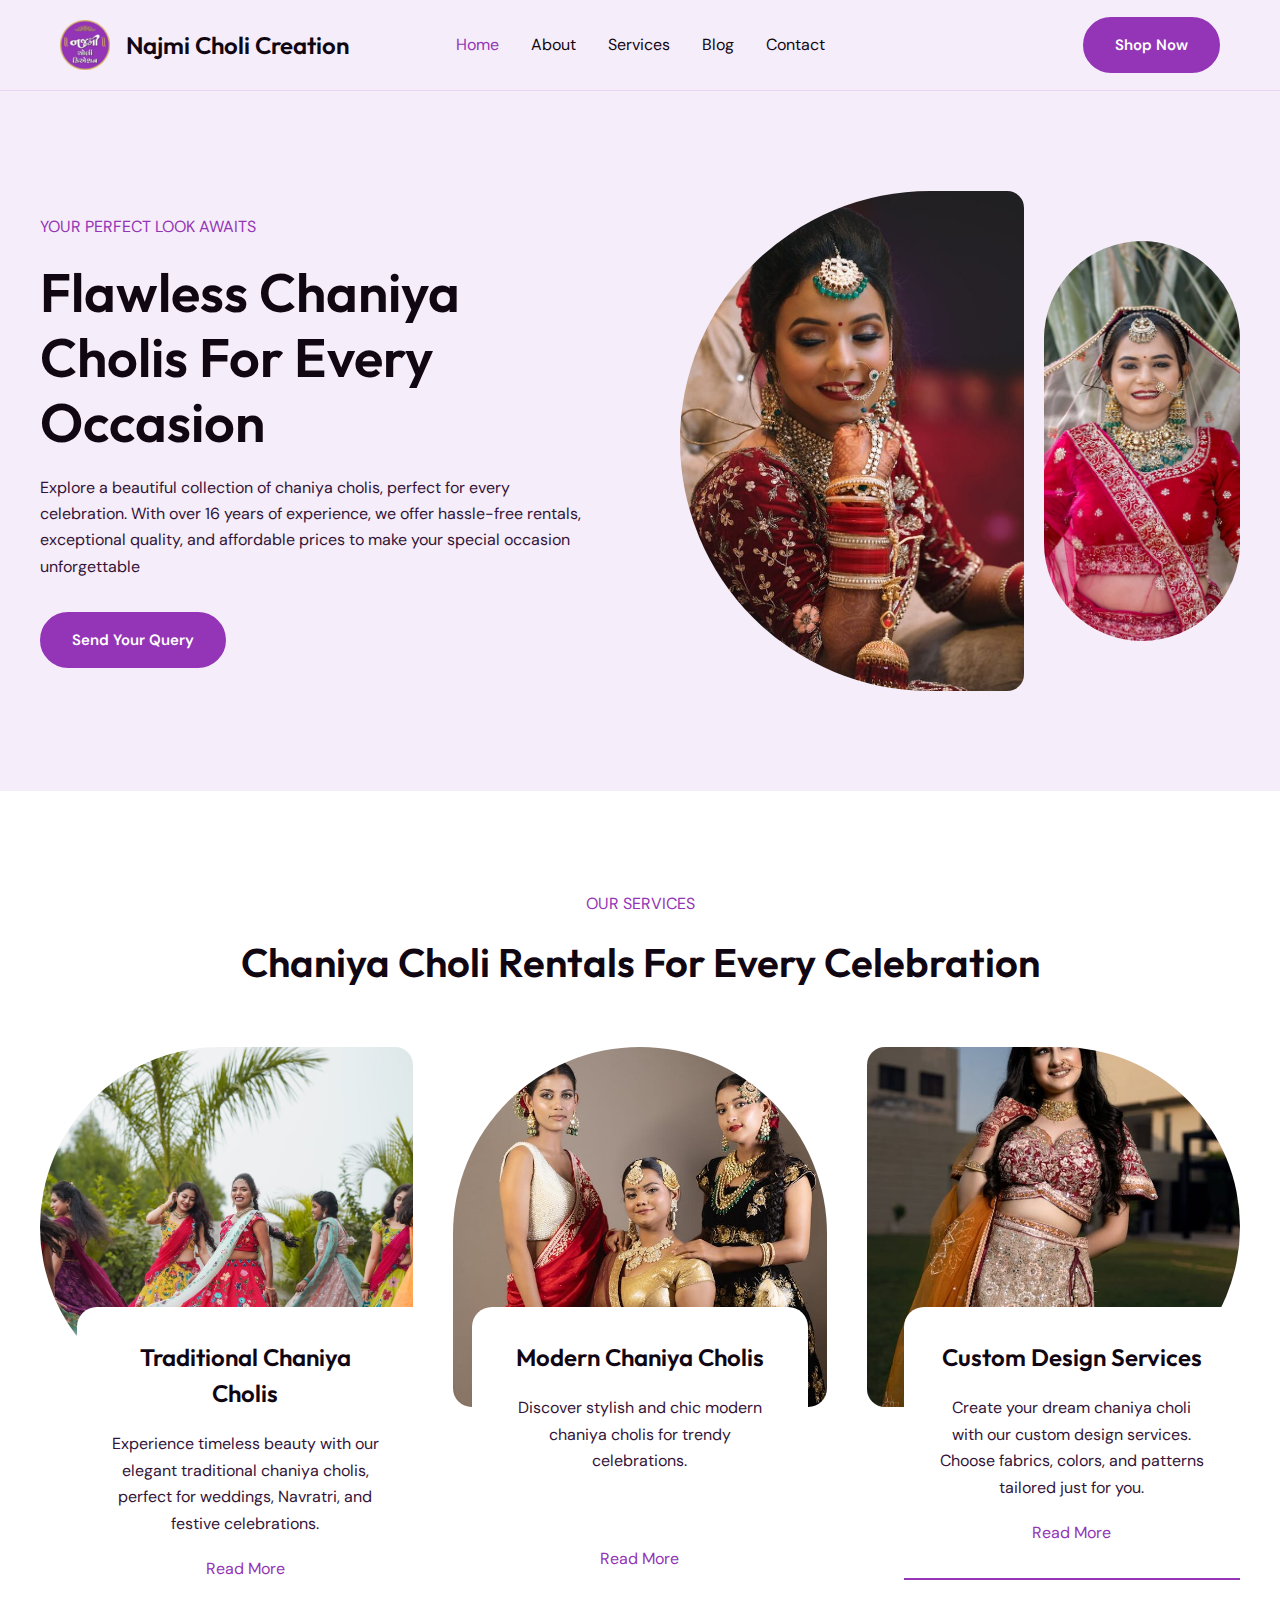
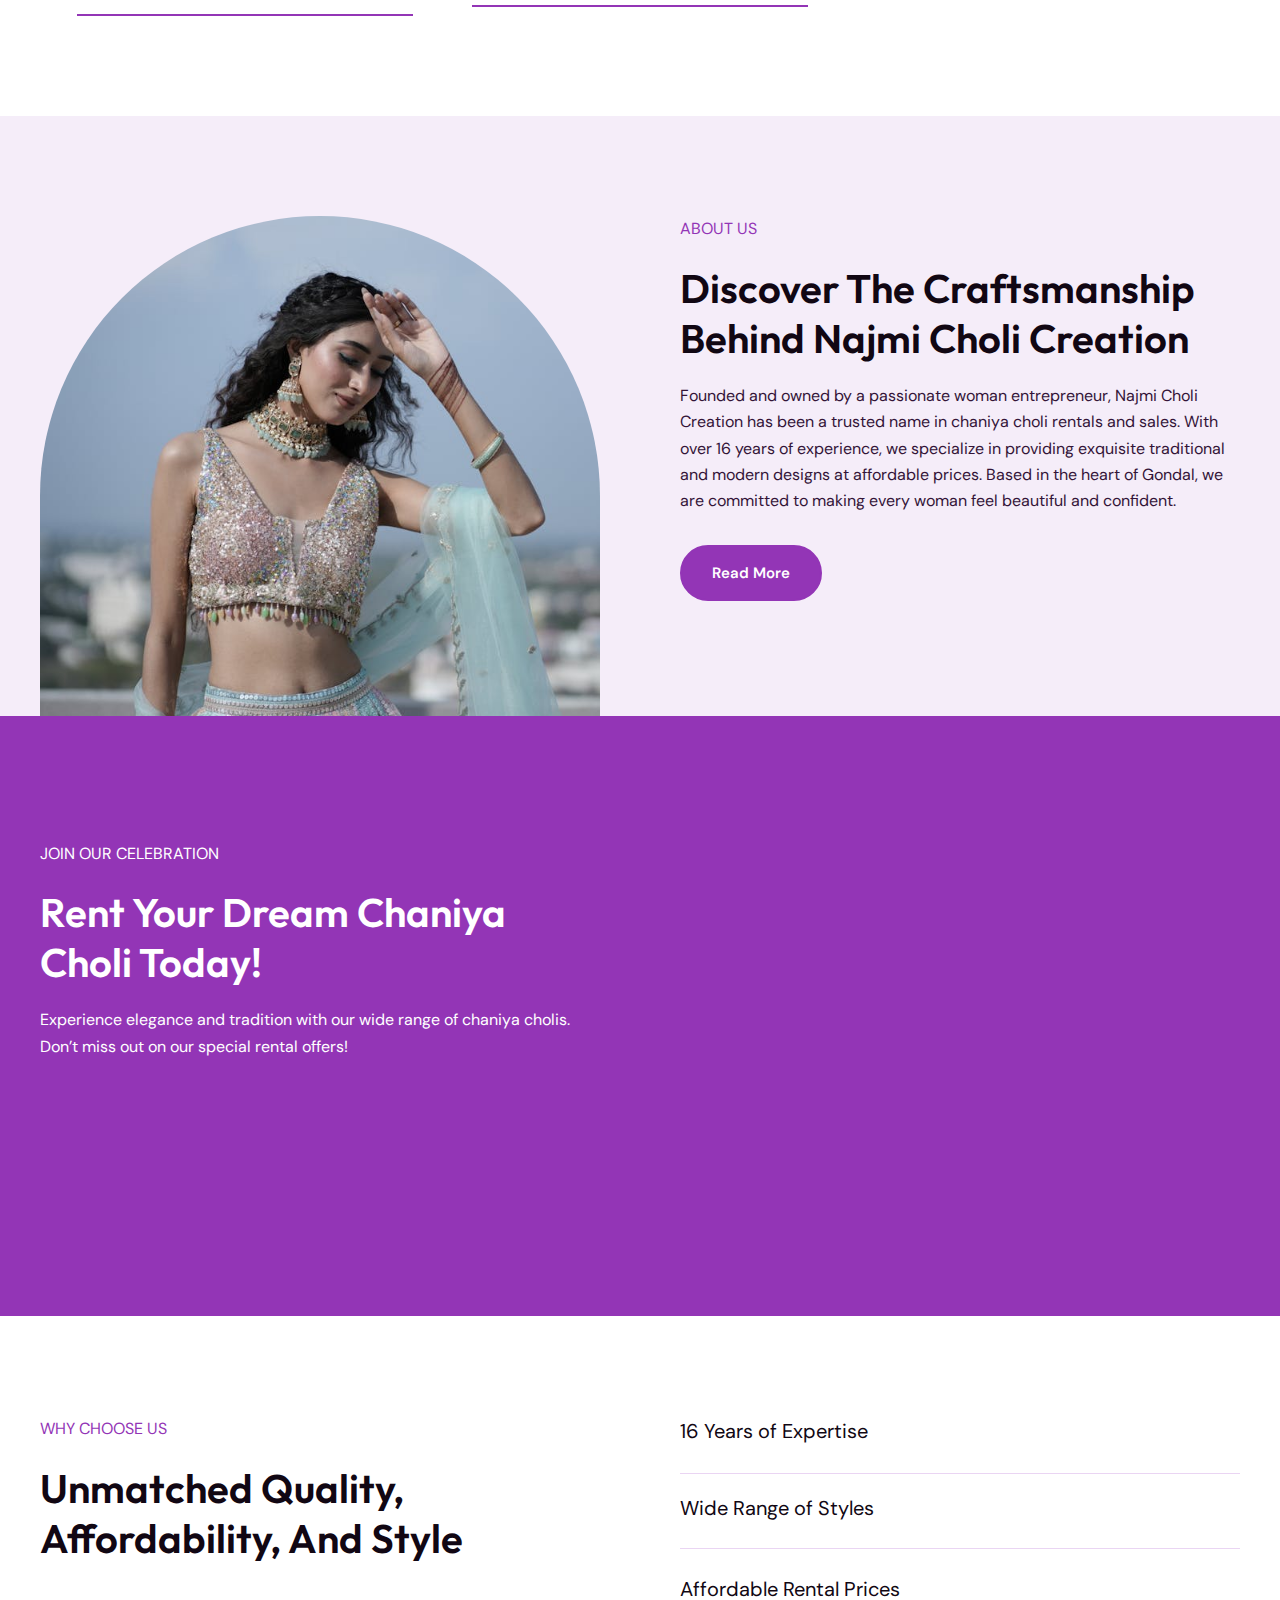
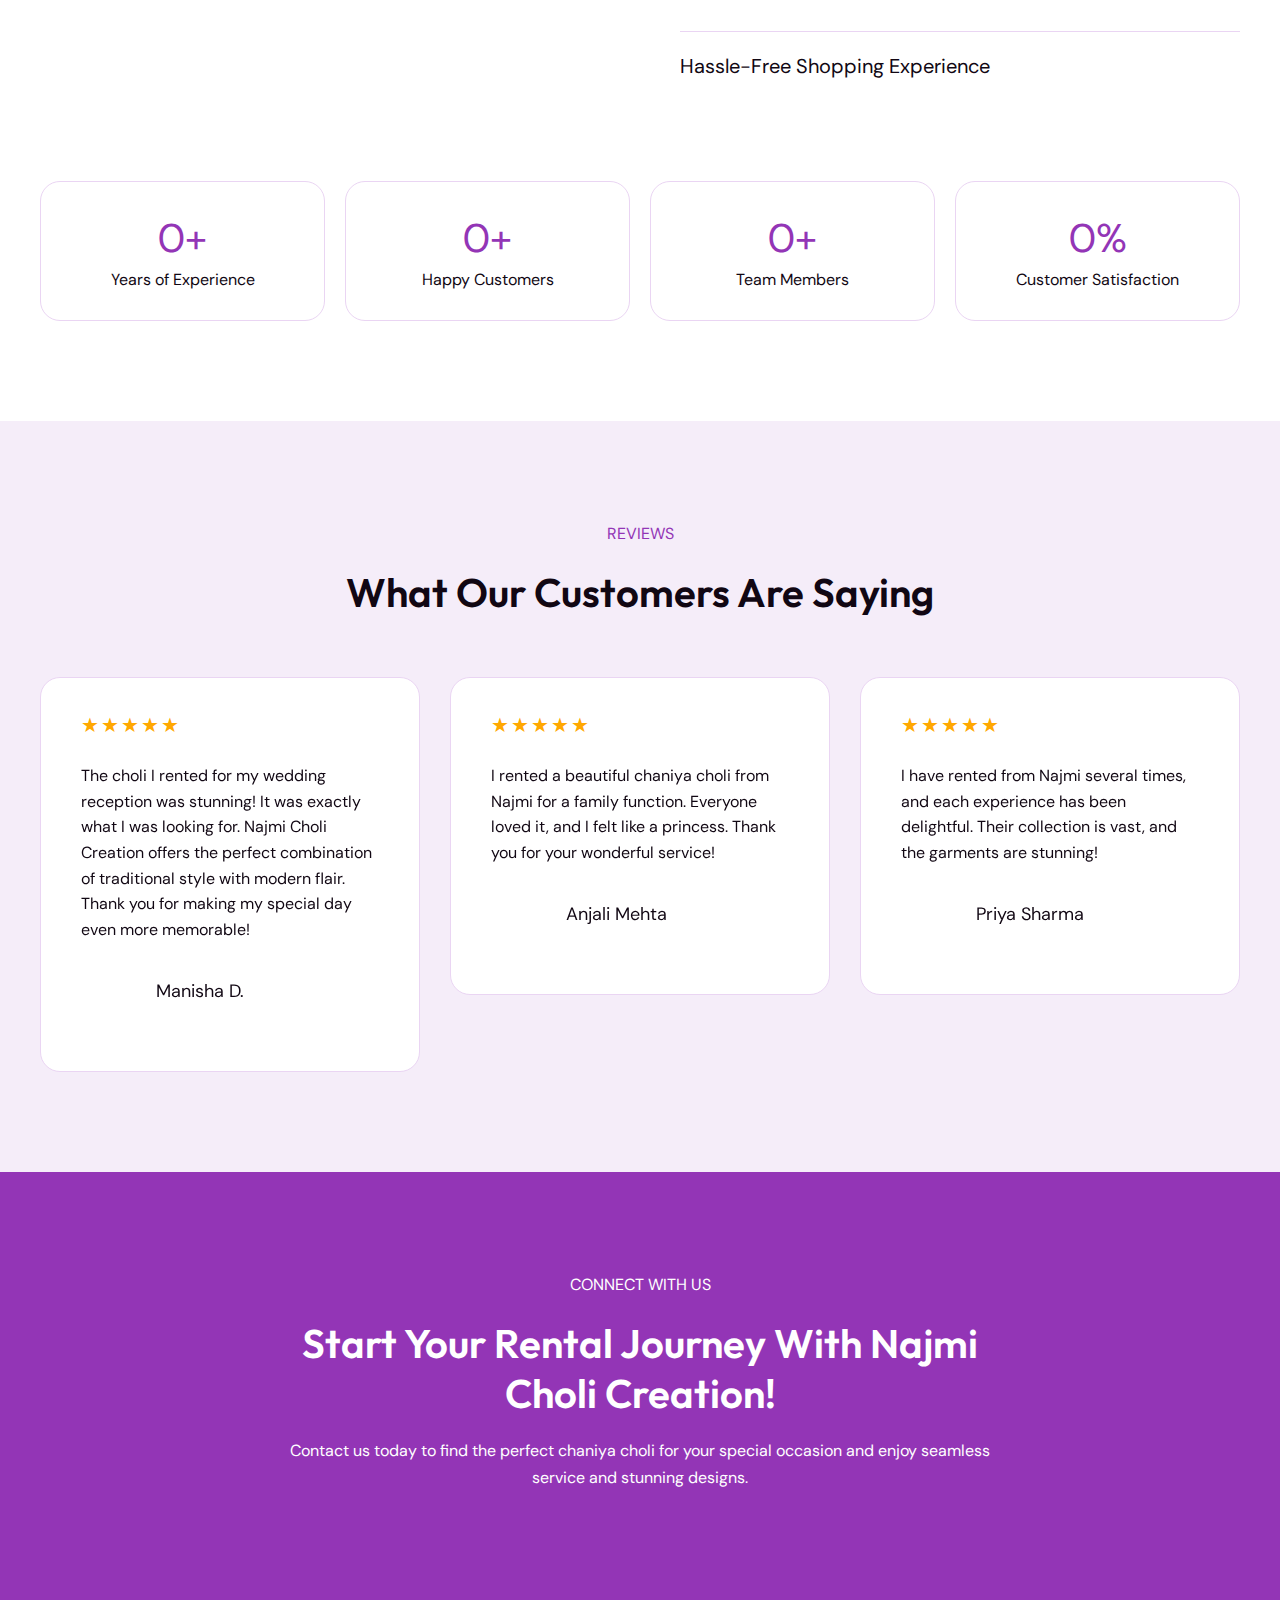
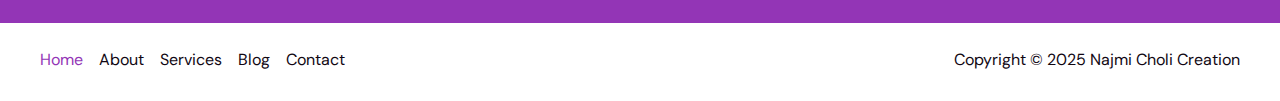
<file: index.html>
<!DOCTYPE html>
<html lang="en-US">
<head>
<meta charset="UTF-8">
<meta name="viewport" content="width=device-width, initial-scale=1">
	<link rel="profile" href="https://gmpg.org/xfn/11"> 
	<title>Najmi Choli Creation</title>
<meta name="robots" content="max-image-preview:large">
	<style>img:is([sizes="auto" i], [sizes^="auto," i]) { contain-intrinsic-size: 3000px 1500px }</style>
	<link rel="dns-prefetch" href="//fonts.googleapis.com">
<link rel="alternate" type="application/rss+xml" title="Najmi Choli Creation &raquo; Feed" href="/feed/">
<link rel="alternate" type="application/rss+xml" title="Najmi Choli Creation &raquo; Comments Feed" href="/comments/feed/">
<script>
window._wpemojiSettings = {"baseUrl":"https:\/\/s.w.org\/images\/core\/emoji\/15.0.3\/72x72\/","ext":".png","svgUrl":"https:\/\/s.w.org\/images\/core\/emoji\/15.0.3\/svg\/","svgExt":".svg","source":{"concatemoji":"\/wp-includes\/js\/wp-emoji-release.min.js?ver=6.7.1"}};
/*! This file is auto-generated */
!function(i,n){var o,s,e;function c(e){try{var t={supportTests:e,timestamp:(new Date).valueOf()};sessionStorage.setItem(o,JSON.stringify(t))}catch(e){}}function p(e,t,n){e.clearRect(0,0,e.canvas.width,e.canvas.height),e.fillText(t,0,0);var t=new Uint32Array(e.getImageData(0,0,e.canvas.width,e.canvas.height).data),r=(e.clearRect(0,0,e.canvas.width,e.canvas.height),e.fillText(n,0,0),new Uint32Array(e.getImageData(0,0,e.canvas.width,e.canvas.height).data));return t.every(function(e,t){return e===r[t]})}function u(e,t,n){switch(t){case"flag":return n(e,"🏳️‍⚧️","🏳️​⚧️")?!1:!n(e,"🇺🇳","🇺​🇳")&&!n(e,"🏴󠁧󠁢󠁥󠁮󠁧󠁿","🏴​󠁧​󠁢​󠁥​󠁮​󠁧​󠁿");case"emoji":return!n(e,"🐦‍⬛","🐦​⬛")}return!1}function f(e,t,n){var r="undefined"!=typeof WorkerGlobalScope&&self instanceof WorkerGlobalScope?new OffscreenCanvas(300,150):i.createElement("canvas"),a=r.getContext("2d",{willReadFrequently:!0}),o=(a.textBaseline="top",a.font="600 32px Arial",{});return e.forEach(function(e){o[e]=t(a,e,n)}),o}function t(e){var t=i.createElement("script");t.src=e,t.defer=!0,i.head.appendChild(t)}"undefined"!=typeof Promise&&(o="wpEmojiSettingsSupports",s=["flag","emoji"],n.supports={everything:!0,everythingExceptFlag:!0},e=new Promise(function(e){i.addEventListener("DOMContentLoaded",e,{once:!0})}),new Promise(function(t){var n=function(){try{var e=JSON.parse(sessionStorage.getItem(o));if("object"==typeof e&&"number"==typeof e.timestamp&&(new Date).valueOf()<e.timestamp+604800&&"object"==typeof e.supportTests)return e.supportTests}catch(e){}return null}();if(!n){if("undefined"!=typeof Worker&&"undefined"!=typeof OffscreenCanvas&&"undefined"!=typeof URL&&URL.createObjectURL&&"undefined"!=typeof Blob)try{var e="postMessage("+f.toString()+"("+[JSON.stringify(s),u.toString(),p.toString()].join(",")+"));",r=new Blob([e],{type:"text/javascript"}),a=new Worker(URL.createObjectURL(r),{name:"wpTestEmojiSupports"});return void(a.onmessage=function(e){c(n=e.data),a.terminate(),t(n)})}catch(e){}c(n=f(s,u,p))}t(n)}).then(function(e){for(var t in e)n.supports[t]=e[t],n.supports.everything=n.supports.everything&&n.supports[t],"flag"!==t&&(n.supports.everythingExceptFlag=n.supports.everythingExceptFlag&&n.supports[t]);n.supports.everythingExceptFlag=n.supports.everythingExceptFlag&&!n.supports.flag,n.DOMReady=!1,n.readyCallback=function(){n.DOMReady=!0}}).then(function(){return e}).then(function(){var e;n.supports.everything||(n.readyCallback(),(e=n.source||{}).concatemoji?t(e.concatemoji):e.wpemoji&&e.twemoji&&(t(e.twemoji),t(e.wpemoji)))}))}((window,document),window._wpemojiSettings);
</script>
		<style id="content-control-block-styles">@media (max-width: 640px) {
	.cc-hide-on-mobile {
		display: none !important;
	}
}
@media (min-width: 641px) and (max-width: 920px) {
	.cc-hide-on-tablet {
		display: none !important;
	}
}
@media (min-width: 921px) and (max-width: 1440px) {
	.cc-hide-on-desktop {
		display: none !important;
	}
}</style>
		<link rel="stylesheet" id="astra-theme-css-css" href="/wp-content/themes/astra/assets/css/minified/main.min.css?ver=4.8.10" media="all">
<style id="astra-theme-css-inline-css">:root{--ast-post-nav-space:0;--ast-container-default-xlg-padding:2.5em;--ast-container-default-lg-padding:2.5em;--ast-container-default-slg-padding:2em;--ast-container-default-md-padding:2.5em;--ast-container-default-sm-padding:2.5em;--ast-container-default-xs-padding:2.4em;--ast-container-default-xxs-padding:1.8em;--ast-code-block-background:#ECEFF3;--ast-comment-inputs-background:#F9FAFB;--ast-normal-container-width:1200px;--ast-narrow-container-width:750px;--ast-blog-title-font-weight:600;--ast-blog-meta-weight:600;--ast-global-color-primary:var(--ast-global-color-5);--ast-global-color-secondary:var(--ast-global-color-4);--ast-global-color-alternate-background:var(--ast-global-color-7);--ast-global-color-subtle-background:var(--ast-global-color-6);}html{font-size:100%;}a{color:var(--ast-global-color-0);}a:hover,a:focus{color:var(--ast-global-color-1);}body,button,input,select,textarea,.ast-button,.ast-custom-button{font-family:'DM Sans',sans-serif;font-weight:400;font-size:16px;font-size:1rem;line-height:var(--ast-body-line-height,1.65);}blockquote{color:var(--ast-global-color-3);}h1,.entry-content h1,h2,.entry-content h2,h3,.entry-content h3,h4,.entry-content h4,h5,.entry-content h5,h6,.entry-content h6,.site-title,.site-title a{font-family:'Outfit',sans-serif;font-weight:600;}.ast-site-identity .site-title a{color:var(--ast-global-color-2);}.site-title{font-size:24px;font-size:1.5rem;display:block;}.site-header .site-description{font-size:15px;font-size:0.9375rem;display:none;}.entry-title{font-size:24px;font-size:1.5rem;}.ast-blog-single-element.ast-taxonomy-container a{font-size:14px;font-size:0.875rem;}.ast-blog-meta-container{font-size:13px;font-size:0.8125rem;}.archive .ast-article-post .ast-article-inner,.blog .ast-article-post .ast-article-inner,.archive .ast-article-post .ast-article-inner:hover,.blog .ast-article-post .ast-article-inner:hover{border-top-left-radius:25px;border-top-right-radius:25px;border-bottom-right-radius:25px;border-bottom-left-radius:25px;overflow:hidden;}h1,.entry-content h1{font-size:54px;font-size:3.375rem;font-weight:600;font-family:'Outfit',sans-serif;line-height:1.2em;text-transform:capitalize;}h2,.entry-content h2{font-size:40px;font-size:2.5rem;font-weight:600;font-family:'Outfit',sans-serif;line-height:1.25em;text-transform:capitalize;}h3,.entry-content h3{font-size:28px;font-size:1.75rem;font-weight:600;font-family:'Outfit',sans-serif;line-height:1.3em;}h4,.entry-content h4{font-size:24px;font-size:1.5rem;line-height:1.3em;font-weight:600;font-family:'Outfit',sans-serif;}h5,.entry-content h5{font-size:20px;font-size:1.25rem;line-height:1.45em;font-weight:600;font-family:'Outfit',sans-serif;}h6,.entry-content h6{font-size:12px;font-size:0.75rem;line-height:1.6em;font-weight:600;font-family:'Outfit',sans-serif;}::selection{background-color:var(--ast-global-color-0);color:#ffffff;}body,h1,.entry-title a,.entry-content h1,h2,.entry-content h2,h3,.entry-content h3,h4,.entry-content h4,h5,.entry-content h5,h6,.entry-content h6{color:var(--ast-global-color-3);}.tagcloud a:hover,.tagcloud a:focus,.tagcloud a.current-item{color:#ffffff;border-color:var(--ast-global-color-0);background-color:var(--ast-global-color-0);}input:focus,input[type="text"]:focus,input[type="email"]:focus,input[type="url"]:focus,input[type="password"]:focus,input[type="reset"]:focus,input[type="search"]:focus,textarea:focus{border-color:var(--ast-global-color-0);}input[type="radio"]:checked,input[type=reset],input[type="checkbox"]:checked,input[type="checkbox"]:hover:checked,input[type="checkbox"]:focus:checked,input[type=range]::-webkit-slider-thumb{border-color:var(--ast-global-color-0);background-color:var(--ast-global-color-0);box-shadow:none;}.site-footer a:hover + .post-count,.site-footer a:focus + .post-count{background:var(--ast-global-color-0);border-color:var(--ast-global-color-0);}.single .nav-links .nav-previous,.single .nav-links .nav-next{color:var(--ast-global-color-0);}.entry-meta,.entry-meta *{line-height:1.45;color:var(--ast-global-color-0);font-weight:600;}.entry-meta a:not(.ast-button):hover,.entry-meta a:not(.ast-button):hover *,.entry-meta a:not(.ast-button):focus,.entry-meta a:not(.ast-button):focus *,.page-links > .page-link,.page-links .page-link:hover,.post-navigation a:hover{color:var(--ast-global-color-1);}#cat option,.secondary .calendar_wrap thead a,.secondary .calendar_wrap thead a:visited{color:var(--ast-global-color-0);}.secondary .calendar_wrap #today,.ast-progress-val span{background:var(--ast-global-color-0);}.secondary a:hover + .post-count,.secondary a:focus + .post-count{background:var(--ast-global-color-0);border-color:var(--ast-global-color-0);}.calendar_wrap #today > a{color:#ffffff;}.page-links .page-link,.single .post-navigation a{color:var(--ast-global-color-3);}.ast-search-menu-icon .search-form button.search-submit{padding:0 4px;}.ast-search-menu-icon form.search-form{padding-right:0;}.ast-search-menu-icon.slide-search input.search-field{width:0;}.ast-header-search .ast-search-menu-icon.ast-dropdown-active .search-form,.ast-header-search .ast-search-menu-icon.ast-dropdown-active .search-field:focus{transition:all 0.2s;}.search-form input.search-field:focus{outline:none;}.ast-search-menu-icon .search-form button.search-submit:focus,.ast-theme-transparent-header .ast-header-search .ast-dropdown-active .ast-icon,.ast-theme-transparent-header .ast-inline-search .search-field:focus .ast-icon{color:var(--ast-global-color-1);}.ast-header-search .slide-search .search-form{border:2px solid var(--ast-global-color-0);}.ast-header-search .slide-search .search-field{background-color:#fff;}.ast-archive-title{color:var(--ast-global-color-2);}.widget-title{font-size:22px;font-size:1.375rem;color:var(--ast-global-color-2);}.ast-single-post .entry-content a,.ast-comment-content a:not(.ast-comment-edit-reply-wrap a){text-decoration:underline;}.ast-single-post .elementor-button-wrapper .elementor-button,.ast-single-post .entry-content .uagb-tab a,.ast-single-post .entry-content .uagb-ifb-cta a,.ast-single-post .entry-content .uabb-module-content a,.ast-single-post .entry-content .uagb-post-grid a,.ast-single-post .entry-content .uagb-timeline a,.ast-single-post .entry-content .uagb-toc__wrap a,.ast-single-post .entry-content .uagb-taxomony-box a,.ast-single-post .entry-content .woocommerce a,.entry-content .wp-block-latest-posts > li > a,.ast-single-post .entry-content .wp-block-file__button,li.ast-post-filter-single,.ast-single-post .ast-comment-content .comment-reply-link,.ast-single-post .ast-comment-content .comment-edit-link{text-decoration:none;}.ast-search-menu-icon.slide-search a:focus-visible:focus-visible,.astra-search-icon:focus-visible,#close:focus-visible,a:focus-visible,.ast-menu-toggle:focus-visible,.site .skip-link:focus-visible,.wp-block-loginout input:focus-visible,.wp-block-search.wp-block-search__button-inside .wp-block-search__inside-wrapper,.ast-header-navigation-arrow:focus-visible,.woocommerce .wc-proceed-to-checkout > .checkout-button:focus-visible,.woocommerce .woocommerce-MyAccount-navigation ul li a:focus-visible,.ast-orders-table__row .ast-orders-table__cell:focus-visible,.woocommerce .woocommerce-order-details .order-again > .button:focus-visible,.woocommerce .woocommerce-message a.button.wc-forward:focus-visible,.woocommerce #minus_qty:focus-visible,.woocommerce #plus_qty:focus-visible,a#ast-apply-coupon:focus-visible,.woocommerce .woocommerce-info a:focus-visible,.woocommerce .astra-shop-summary-wrap a:focus-visible,.woocommerce a.wc-forward:focus-visible,#ast-apply-coupon:focus-visible,.woocommerce-js .woocommerce-mini-cart-item a.remove:focus-visible,#close:focus-visible,.button.search-submit:focus-visible,#search_submit:focus,.normal-search:focus-visible,.ast-header-account-wrap:focus-visible,.woocommerce .ast-on-card-button.ast-quick-view-trigger:focus{outline-style:dotted;outline-color:inherit;outline-width:thin;}input:focus,input[type="text"]:focus,input[type="email"]:focus,input[type="url"]:focus,input[type="password"]:focus,input[type="reset"]:focus,input[type="search"]:focus,input[type="number"]:focus,textarea:focus,.wp-block-search__input:focus,[data-section="section-header-mobile-trigger"] .ast-button-wrap .ast-mobile-menu-trigger-minimal:focus,.ast-mobile-popup-drawer.active .menu-toggle-close:focus,.woocommerce-ordering select.orderby:focus,#ast-scroll-top:focus,#coupon_code:focus,.woocommerce-page #comment:focus,.woocommerce #reviews #respond input#submit:focus,.woocommerce a.add_to_cart_button:focus,.woocommerce .button.single_add_to_cart_button:focus,.woocommerce .woocommerce-cart-form button:focus,.woocommerce .woocommerce-cart-form__cart-item .quantity .qty:focus,.woocommerce .woocommerce-billing-fields .woocommerce-billing-fields__field-wrapper .woocommerce-input-wrapper > .input-text:focus,.woocommerce #order_comments:focus,.woocommerce #place_order:focus,.woocommerce .woocommerce-address-fields .woocommerce-address-fields__field-wrapper .woocommerce-input-wrapper > .input-text:focus,.woocommerce .woocommerce-MyAccount-content form button:focus,.woocommerce .woocommerce-MyAccount-content .woocommerce-EditAccountForm .woocommerce-form-row .woocommerce-Input.input-text:focus,.woocommerce .ast-woocommerce-container .woocommerce-pagination ul.page-numbers li a:focus,body #content .woocommerce form .form-row .select2-container--default .select2-selection--single:focus,#ast-coupon-code:focus,.woocommerce.woocommerce-js .quantity input[type=number]:focus,.woocommerce-js .woocommerce-mini-cart-item .quantity input[type=number]:focus,.woocommerce p#ast-coupon-trigger:focus{border-style:dotted;border-color:inherit;border-width:thin;}input{outline:none;}.ast-logo-title-inline .site-logo-img{padding-right:1em;}.site-logo-img img{ transition:all 0.2s linear;}body .ast-oembed-container *{position:absolute;top:0;width:100%;height:100%;left:0;}body .wp-block-embed-pocket-casts .ast-oembed-container *{position:unset;}.ast-single-post-featured-section + article {margin-top: 2em;}.site-content .ast-single-post-featured-section img {width: 100%;overflow: hidden;object-fit: cover;}.ast-separate-container .site-content .ast-single-post-featured-section + article {margin-top: -80px;z-index: 9;position: relative;border-radius: 4px;}@media (min-width: 922px) {.ast-no-sidebar .site-content .ast-article-image-container--wide {margin-left: -120px;margin-right: -120px;max-width: unset;width: unset;}.ast-left-sidebar .site-content .ast-article-image-container--wide,.ast-right-sidebar .site-content .ast-article-image-container--wide {margin-left: -10px;margin-right: -10px;}.site-content .ast-article-image-container--full {margin-left: calc( -50vw + 50%);margin-right: calc( -50vw + 50%);max-width: 100vw;width: 100vw;}.ast-left-sidebar .site-content .ast-article-image-container--full,.ast-right-sidebar .site-content .ast-article-image-container--full {margin-left: -10px;margin-right: -10px;max-width: inherit;width: auto;}}.site > .ast-single-related-posts-container {margin-top: 0;}@media (min-width: 922px) {.ast-desktop .ast-container--narrow {max-width: var(--ast-narrow-container-width);margin: 0 auto;}}input[type="text"],input[type="number"],input[type="email"],input[type="url"],input[type="password"],input[type="search"],input[type=reset],input[type=tel],input[type=date],select,textarea{font-size:16px;font-style:normal;font-weight:400;line-height:24px;width:100%;padding:12px 16px;border-radius:4px;box-shadow:0px 1px 2px 0px rgba(0,0,0,0.05);color:var(--ast-form-input-text,#475569);}input[type="text"],input[type="number"],input[type="email"],input[type="url"],input[type="password"],input[type="search"],input[type=reset],input[type=tel],input[type=date],select{height:40px;}input[type="date"]{border-width:1px;border-style:solid;border-color:var(--ast-border-color);}input[type="text"]:focus,input[type="number"]:focus,input[type="email"]:focus,input[type="url"]:focus,input[type="password"]:focus,input[type="search"]:focus,input[type=reset]:focus,input[type="tel"]:focus,input[type="date"]:focus,select:focus,textarea:focus{border-color:#046BD2;box-shadow:none;outline:none;color:var(--ast-form-input-focus-text,#475569);}label,legend{color:#111827;font-size:14px;font-style:normal;font-weight:500;line-height:20px;}select{padding:6px 10px;}fieldset{padding:30px;border-radius:4px;}button,.ast-button,.button,input[type="button"],input[type="reset"],input[type="submit"]{border-radius:4px;box-shadow:0px 1px 2px 0px rgba(0,0,0,0.05);}:root{--ast-comment-inputs-background:#FFF;}::placeholder{color:var(--ast-form-field-color,#9CA3AF);}::-ms-input-placeholder{color:var(--ast-form-field-color,#9CA3AF);}@media (max-width:921.9px){#ast-desktop-header{display:none;}}@media (min-width:922px){#ast-mobile-header{display:none;}}.wp-block-buttons.aligncenter{justify-content:center;}@media (max-width:921px){.ast-theme-transparent-header #primary,.ast-theme-transparent-header #secondary{padding:0;}}@media (max-width:921px){.ast-plain-container.ast-no-sidebar #primary{padding:0;}}.ast-plain-container.ast-no-sidebar #primary{margin-top:0;margin-bottom:0;}@media (max-width:921px){.ast-separate-container #primary,.ast-narrow-container #primary{padding-top:0px;}}@media (max-width:544px){.ast-separate-container #primary,.ast-narrow-container #primary{padding-top:0px;}}@media (max-width:921px){.ast-separate-container #primary,.ast-narrow-container #primary{padding-bottom:0px;}}@media (max-width:544px){.ast-separate-container #primary,.ast-narrow-container #primary{padding-bottom:0px;}}.wp-block-button.is-style-outline .wp-block-button__link{border-color:var(--ast-global-color-0);border-top-width:2px;border-right-width:2px;border-bottom-width:2px;border-left-width:2px;}div.wp-block-button.is-style-outline > .wp-block-button__link:not(.has-text-color),div.wp-block-button.wp-block-button__link.is-style-outline:not(.has-text-color){color:var(--ast-global-color-0);}.wp-block-button.is-style-outline .wp-block-button__link:hover,.wp-block-buttons .wp-block-button.is-style-outline .wp-block-button__link:focus,.wp-block-buttons .wp-block-button.is-style-outline > .wp-block-button__link:not(.has-text-color):hover,.wp-block-buttons .wp-block-button.wp-block-button__link.is-style-outline:not(.has-text-color):hover{color:#ffffff;background-color:var(--ast-global-color-1);border-color:var(--ast-global-color-1);}.post-page-numbers.current .page-link,.ast-pagination .page-numbers.current{color:#ffffff;border-color:var(--ast-global-color-0);background-color:var(--ast-global-color-0);}.wp-block-button.is-style-outline .wp-block-button__link{border-top-width:2px;border-right-width:2px;border-bottom-width:2px;border-left-width:2px;}.wp-block-buttons .wp-block-button.is-style-outline .wp-block-button__link.wp-element-button,.ast-outline-button,.wp-block-uagb-buttons-child .uagb-buttons-repeater.ast-outline-button{border-color:var(--ast-global-color-0);border-top-width:2px;border-right-width:2px;border-bottom-width:2px;border-left-width:2px;font-family:inherit;font-weight:600;font-size:15px;font-size:0.9375rem;line-height:1.6em;text-transform:capitalize;padding-top:14px;padding-right:30px;padding-bottom:14px;padding-left:30px;border-top-left-radius:50px;border-top-right-radius:50px;border-bottom-right-radius:50px;border-bottom-left-radius:50px;}.wp-block-buttons .wp-block-button.is-style-outline > .wp-block-button__link:not(.has-text-color),.wp-block-buttons .wp-block-button.wp-block-button__link.is-style-outline:not(.has-text-color),.ast-outline-button{color:var(--ast-global-color-0);}.wp-block-button.is-style-outline .wp-block-button__link:hover,.wp-block-buttons .wp-block-button.is-style-outline .wp-block-button__link:focus,.wp-block-buttons .wp-block-button.is-style-outline > .wp-block-button__link:not(.has-text-color):hover,.wp-block-buttons .wp-block-button.wp-block-button__link.is-style-outline:not(.has-text-color):hover,.ast-outline-button:hover,.ast-outline-button:focus,.wp-block-uagb-buttons-child .uagb-buttons-repeater.ast-outline-button:hover,.wp-block-uagb-buttons-child .uagb-buttons-repeater.ast-outline-button:focus{color:#ffffff;background-color:var(--ast-global-color-1);border-color:var(--ast-global-color-1);}.ast-single-post .entry-content a.ast-outline-button,.ast-single-post .entry-content .is-style-outline>.wp-block-button__link{text-decoration:none;}.wp-block-button .wp-block-button__link.wp-element-button.is-style-outline:not(.has-background),.wp-block-button.is-style-outline>.wp-block-button__link.wp-element-button:not(.has-background),.ast-outline-button{background-color:rgba(0,0,0,0);}.uagb-buttons-repeater.ast-outline-button{border-radius:9999px;}@media (max-width:921px){.wp-block-buttons .wp-block-button.is-style-outline .wp-block-button__link.wp-element-button,.ast-outline-button,.wp-block-uagb-buttons-child .uagb-buttons-repeater.ast-outline-button{font-size:15px;font-size:0.9375rem;padding-top:14px;padding-right:30px;padding-bottom:14px;padding-left:30px;border-top-left-radius:50px;border-top-right-radius:50px;border-bottom-right-radius:50px;border-bottom-left-radius:50px;}}@media (max-width:544px){.wp-block-buttons .wp-block-button.is-style-outline .wp-block-button__link.wp-element-button,.ast-outline-button,.wp-block-uagb-buttons-child .uagb-buttons-repeater.ast-outline-button{font-size:15px;font-size:0.9375rem;padding-top:14px;padding-right:28px;padding-bottom:14px;padding-left:28px;}}.entry-content[data-ast-blocks-layout] > figure{margin-bottom:1em;}h1.widget-title{font-weight:600;}h2.widget-title{font-weight:600;}h3.widget-title{font-weight:600;}#page{display:flex;flex-direction:column;min-height:100vh;}.ast-404-layout-1 h1.page-title{color:var(--ast-global-color-2);}.single .post-navigation a{line-height:1em;height:inherit;}.error-404 .page-sub-title{font-size:1.5rem;font-weight:inherit;}.search .site-content .content-area .search-form{margin-bottom:0;}#page .site-content{flex-grow:1;}.widget{margin-bottom:1.25em;}#secondary li{line-height:1.5em;}#secondary .wp-block-group h2{margin-bottom:0.7em;}#secondary h2{font-size:1.7rem;}.ast-separate-container .ast-article-post,.ast-separate-container .ast-article-single,.ast-separate-container .comment-respond{padding:3em;}.ast-separate-container .ast-article-single .ast-article-single{padding:0;}.ast-article-single .wp-block-post-template-is-layout-grid{padding-left:0;}.ast-separate-container .comments-title,.ast-narrow-container .comments-title{padding:1.5em 2em;}.ast-page-builder-template .comment-form-textarea,.ast-comment-formwrap .ast-grid-common-col{padding:0;}.ast-comment-formwrap{padding:0;display:inline-flex;column-gap:20px;width:100%;margin-left:0;margin-right:0;}.comments-area textarea#comment:focus,.comments-area textarea#comment:active,.comments-area .ast-comment-formwrap input[type="text"]:focus,.comments-area .ast-comment-formwrap input[type="text"]:active {box-shadow:none;outline:none;}.archive.ast-page-builder-template .entry-header{margin-top:2em;}.ast-page-builder-template .ast-comment-formwrap{width:100%;}.entry-title{margin-bottom:0.6em;}.ast-archive-description p{font-size:inherit;font-weight:inherit;line-height:inherit;}.ast-separate-container .ast-comment-list li.depth-1,.hentry{margin-bottom:1.5em;}.site-content section.ast-archive-description{margin-bottom:2em;}@media (min-width:921px){.ast-left-sidebar.ast-page-builder-template #secondary,.archive.ast-right-sidebar.ast-page-builder-template .site-main{padding-left:20px;padding-right:20px;}}@media (max-width:544px){.ast-comment-formwrap.ast-row{column-gap:10px;display:inline-block;}#ast-commentform .ast-grid-common-col{position:relative;width:100%;}}@media (min-width:1201px){.ast-separate-container .ast-article-post,.ast-separate-container .ast-article-single,.ast-separate-container .ast-author-box,.ast-separate-container .ast-404-layout-1,.ast-separate-container .no-results{padding:3em;}}@media (max-width:921px){.ast-separate-container #primary,.ast-separate-container #secondary{padding:1.5em 0;}#primary,#secondary{padding:1.5em 0;margin:0;}.ast-left-sidebar #content > .ast-container{display:flex;flex-direction:column-reverse;width:100%;}}@media (min-width:922px){.ast-separate-container.ast-right-sidebar #primary,.ast-separate-container.ast-left-sidebar #primary{border:0;}.search-no-results.ast-separate-container #primary{margin-bottom:4em;}}.wp-block-button .wp-block-button__link{color:#ffffff;}.wp-block-button .wp-block-button__link:hover,.wp-block-button .wp-block-button__link:focus{color:#ffffff;background-color:var(--ast-global-color-1);border-color:var(--ast-global-color-1);}.wp-block-button .wp-block-button__link,.wp-block-search .wp-block-search__button,body .wp-block-file .wp-block-file__button{border-style:solid;border-top-width:2px;border-right-width:2px;border-left-width:2px;border-bottom-width:2px;border-color:var(--ast-global-color-0);background-color:var(--ast-global-color-0);color:#ffffff;font-family:inherit;font-weight:600;line-height:1.6em;text-transform:capitalize;font-size:15px;font-size:0.9375rem;border-top-left-radius:50px;border-top-right-radius:50px;border-bottom-right-radius:50px;border-bottom-left-radius:50px;padding-top:14px;padding-right:30px;padding-bottom:14px;padding-left:30px;}.ast-single-post .entry-content .wp-block-button .wp-block-button__link,.ast-single-post .entry-content .wp-block-search .wp-block-search__button,body .entry-content .wp-block-file .wp-block-file__button{text-decoration:none;}@media (max-width:921px){.wp-block-button .wp-block-button__link,.wp-block-search .wp-block-search__button,body .wp-block-file .wp-block-file__button{font-size:15px;font-size:0.9375rem;padding-top:14px;padding-right:30px;padding-bottom:14px;padding-left:30px;border-top-left-radius:50px;border-top-right-radius:50px;border-bottom-right-radius:50px;border-bottom-left-radius:50px;}}@media (max-width:544px){.wp-block-button .wp-block-button__link,.wp-block-search .wp-block-search__button,body .wp-block-file .wp-block-file__button{font-size:15px;font-size:0.9375rem;padding-top:14px;padding-right:28px;padding-bottom:14px;padding-left:28px;}}.menu-toggle,button,.ast-button,.ast-custom-button,.button,input#submit,input[type="button"],input[type="submit"],input[type="reset"],#comments .submit,.search .search-submit,form[CLASS*="wp-block-search__"].wp-block-search .wp-block-search__inside-wrapper .wp-block-search__button,body .wp-block-file .wp-block-file__button,.search .search-submit,.woocommerce-js a.button,.woocommerce button.button,.woocommerce .woocommerce-message a.button,.woocommerce #respond input#submit.alt,.woocommerce input.button.alt,.woocommerce input.button,.woocommerce input.button:disabled,.woocommerce input.button:disabled[disabled],.woocommerce input.button:disabled:hover,.woocommerce input.button:disabled[disabled]:hover,.woocommerce #respond input#submit,.woocommerce button.button.alt.disabled,.wc-block-grid__products .wc-block-grid__product .wp-block-button__link,.wc-block-grid__product-onsale,[CLASS*="wc-block"] button,.woocommerce-js .astra-cart-drawer .astra-cart-drawer-content .woocommerce-mini-cart__buttons .button:not(.checkout):not(.ast-continue-shopping),.woocommerce-js .astra-cart-drawer .astra-cart-drawer-content .woocommerce-mini-cart__buttons a.checkout,.woocommerce button.button.alt.disabled.wc-variation-selection-needed,[CLASS*="wc-block"] .wc-block-components-button{border-style:solid;border-top-width:2px;border-right-width:2px;border-left-width:2px;border-bottom-width:2px;color:#ffffff;border-color:var(--ast-global-color-0);background-color:var(--ast-global-color-0);padding-top:14px;padding-right:30px;padding-bottom:14px;padding-left:30px;font-family:inherit;font-weight:600;font-size:15px;font-size:0.9375rem;line-height:1.6em;text-transform:capitalize;border-top-left-radius:50px;border-top-right-radius:50px;border-bottom-right-radius:50px;border-bottom-left-radius:50px;}button:focus,.menu-toggle:hover,button:hover,.ast-button:hover,.ast-custom-button:hover .button:hover,.ast-custom-button:hover ,input[type=reset]:hover,input[type=reset]:focus,input#submit:hover,input#submit:focus,input[type="button"]:hover,input[type="button"]:focus,input[type="submit"]:hover,input[type="submit"]:focus,form[CLASS*="wp-block-search__"].wp-block-search .wp-block-search__inside-wrapper .wp-block-search__button:hover,form[CLASS*="wp-block-search__"].wp-block-search .wp-block-search__inside-wrapper .wp-block-search__button:focus,body .wp-block-file .wp-block-file__button:hover,body .wp-block-file .wp-block-file__button:focus,.woocommerce-js a.button:hover,.woocommerce button.button:hover,.woocommerce .woocommerce-message a.button:hover,.woocommerce #respond input#submit:hover,.woocommerce #respond input#submit.alt:hover,.woocommerce input.button.alt:hover,.woocommerce input.button:hover,.woocommerce button.button.alt.disabled:hover,.wc-block-grid__products .wc-block-grid__product .wp-block-button__link:hover,[CLASS*="wc-block"] button:hover,.woocommerce-js .astra-cart-drawer .astra-cart-drawer-content .woocommerce-mini-cart__buttons .button:not(.checkout):not(.ast-continue-shopping):hover,.woocommerce-js .astra-cart-drawer .astra-cart-drawer-content .woocommerce-mini-cart__buttons a.checkout:hover,.woocommerce button.button.alt.disabled.wc-variation-selection-needed:hover,[CLASS*="wc-block"] .wc-block-components-button:hover,[CLASS*="wc-block"] .wc-block-components-button:focus{color:#ffffff;background-color:var(--ast-global-color-1);border-color:var(--ast-global-color-1);}form[CLASS*="wp-block-search__"].wp-block-search .wp-block-search__inside-wrapper .wp-block-search__button.has-icon{padding-top:calc(14px - 3px);padding-right:calc(30px - 3px);padding-bottom:calc(14px - 3px);padding-left:calc(30px - 3px);}@media (max-width:921px){.menu-toggle,button,.ast-button,.ast-custom-button,.button,input#submit,input[type="button"],input[type="submit"],input[type="reset"],#comments .submit,.search .search-submit,form[CLASS*="wp-block-search__"].wp-block-search .wp-block-search__inside-wrapper .wp-block-search__button,body .wp-block-file .wp-block-file__button,.search .search-submit,.woocommerce-js a.button,.woocommerce button.button,.woocommerce .woocommerce-message a.button,.woocommerce #respond input#submit.alt,.woocommerce input.button.alt,.woocommerce input.button,.woocommerce input.button:disabled,.woocommerce input.button:disabled[disabled],.woocommerce input.button:disabled:hover,.woocommerce input.button:disabled[disabled]:hover,.woocommerce #respond input#submit,.woocommerce button.button.alt.disabled,.wc-block-grid__products .wc-block-grid__product .wp-block-button__link,.wc-block-grid__product-onsale,[CLASS*="wc-block"] button,.woocommerce-js .astra-cart-drawer .astra-cart-drawer-content .woocommerce-mini-cart__buttons .button:not(.checkout):not(.ast-continue-shopping),.woocommerce-js .astra-cart-drawer .astra-cart-drawer-content .woocommerce-mini-cart__buttons a.checkout,.woocommerce button.button.alt.disabled.wc-variation-selection-needed,[CLASS*="wc-block"] .wc-block-components-button{padding-top:14px;padding-right:30px;padding-bottom:14px;padding-left:30px;font-size:15px;font-size:0.9375rem;border-top-left-radius:50px;border-top-right-radius:50px;border-bottom-right-radius:50px;border-bottom-left-radius:50px;}}@media (max-width:544px){.menu-toggle,button,.ast-button,.ast-custom-button,.button,input#submit,input[type="button"],input[type="submit"],input[type="reset"],#comments .submit,.search .search-submit,form[CLASS*="wp-block-search__"].wp-block-search .wp-block-search__inside-wrapper .wp-block-search__button,body .wp-block-file .wp-block-file__button,.search .search-submit,.woocommerce-js a.button,.woocommerce button.button,.woocommerce .woocommerce-message a.button,.woocommerce #respond input#submit.alt,.woocommerce input.button.alt,.woocommerce input.button,.woocommerce input.button:disabled,.woocommerce input.button:disabled[disabled],.woocommerce input.button:disabled:hover,.woocommerce input.button:disabled[disabled]:hover,.woocommerce #respond input#submit,.woocommerce button.button.alt.disabled,.wc-block-grid__products .wc-block-grid__product .wp-block-button__link,.wc-block-grid__product-onsale,[CLASS*="wc-block"] button,.woocommerce-js .astra-cart-drawer .astra-cart-drawer-content .woocommerce-mini-cart__buttons .button:not(.checkout):not(.ast-continue-shopping),.woocommerce-js .astra-cart-drawer .astra-cart-drawer-content .woocommerce-mini-cart__buttons a.checkout,.woocommerce button.button.alt.disabled.wc-variation-selection-needed,[CLASS*="wc-block"] .wc-block-components-button{padding-top:14px;padding-right:28px;padding-bottom:14px;padding-left:28px;font-size:15px;font-size:0.9375rem;}}@media (max-width:921px){.menu-toggle,button,.ast-button,.button,input#submit,input[type="button"],input[type="submit"],input[type="reset"]{font-size:15px;font-size:0.9375rem;}.ast-mobile-header-stack .main-header-bar .ast-search-menu-icon{display:inline-block;}.ast-header-break-point.ast-header-custom-item-outside .ast-mobile-header-stack .main-header-bar .ast-search-icon{margin:0;}.ast-comment-avatar-wrap img{max-width:2.5em;}.ast-comment-meta{padding:0 1.8888em 1.3333em;}}@media (min-width:544px){.ast-container{max-width:100%;}}@media (max-width:544px){.ast-separate-container .ast-article-post,.ast-separate-container .ast-article-single,.ast-separate-container .comments-title,.ast-separate-container .ast-archive-description{padding:1.5em 1em;}.ast-separate-container #content .ast-container{padding-left:0.54em;padding-right:0.54em;}.ast-separate-container .ast-comment-list .bypostauthor{padding:.5em;}.ast-search-menu-icon.ast-dropdown-active .search-field{width:170px;}.menu-toggle,button,.ast-button,.button,input#submit,input[type="button"],input[type="submit"],input[type="reset"]{font-size:15px;font-size:0.9375rem;}} #ast-mobile-header .ast-site-header-cart-li a{pointer-events:none;}@media (max-width:921px){.site-title{font-size:22px;font-size:1.375rem;display:block;}.site-header .site-description{display:none;}.entry-title{font-size:22px;font-size:1.375rem;}h1,.entry-content h1{font-size:40px;}h2,.entry-content h2{font-size:28px;}h3,.entry-content h3{font-size:24px;}h4,.entry-content h4{font-size:20px;font-size:1.25rem;}h5,.entry-content h5{font-size:18px;font-size:1.125rem;}}@media (max-width:544px){.site-title{font-size:20px;font-size:1.25rem;display:block;}.site-header .site-description{display:none;}.entry-title{font-size:18px;font-size:1.125rem;}h1,.entry-content h1{font-size:30px;}h2,.entry-content h2{font-size:24px;}h3,.entry-content h3{font-size:20px;}h4,.entry-content h4{font-size:18px;font-size:1.125rem;}h5,.entry-content h5{font-size:16px;font-size:1rem;}}@media (max-width:921px){html{font-size:91.2%;}}@media (max-width:544px){html{font-size:91.2%;}}@media (min-width:922px){.ast-container{max-width:1240px;}}@media (min-width:922px){.site-content .ast-container{display:flex;}}@media (max-width:921px){.site-content .ast-container{flex-direction:column;}}.entry-content h1,.entry-content h2,.entry-content h3,.entry-content h4,.entry-content h5,.entry-content h6{clear:none;}@media (min-width:922px){.main-header-menu .sub-menu .menu-item.ast-left-align-sub-menu:hover > .sub-menu,.main-header-menu .sub-menu .menu-item.ast-left-align-sub-menu.focus > .sub-menu{margin-left:-0px;}}.entry-content li > p{margin-bottom:0;}.site .comments-area{padding-bottom:2em;margin-top:2em;}.wp-block-file {display: flex;align-items: center;flex-wrap: wrap;justify-content: space-between;}.wp-block-pullquote {border: none;}.wp-block-pullquote blockquote::before {content: "\201D";font-family: "Helvetica",sans-serif;display: flex;transform: rotate( 180deg );font-size: 6rem;font-style: normal;line-height: 1;font-weight: bold;align-items: center;justify-content: center;}.has-text-align-right > blockquote::before {justify-content: flex-start;}.has-text-align-left > blockquote::before {justify-content: flex-end;}figure.wp-block-pullquote.is-style-solid-color blockquote {max-width: 100%;text-align: inherit;}:root {--wp--custom--ast-default-block-top-padding: 100px;--wp--custom--ast-default-block-right-padding: 80px;--wp--custom--ast-default-block-bottom-padding: 100px;--wp--custom--ast-default-block-left-padding: 80px;--wp--custom--ast-container-width: 1200px;--wp--custom--ast-content-width-size: 1200px;--wp--custom--ast-wide-width-size: calc(1200px + var(--wp--custom--ast-default-block-left-padding) + var(--wp--custom--ast-default-block-right-padding));}.ast-narrow-container {--wp--custom--ast-content-width-size: 750px;--wp--custom--ast-wide-width-size: 750px;}@media(max-width: 921px) {:root {--wp--custom--ast-default-block-top-padding: 50px;--wp--custom--ast-default-block-right-padding: 50px;--wp--custom--ast-default-block-bottom-padding: 50px;--wp--custom--ast-default-block-left-padding: 50px;}}@media(max-width: 544px) {:root {--wp--custom--ast-default-block-top-padding: 50px;--wp--custom--ast-default-block-right-padding: 30px;--wp--custom--ast-default-block-bottom-padding: 50px;--wp--custom--ast-default-block-left-padding: 30px;}}.entry-content > .wp-block-group,.entry-content > .wp-block-cover,.entry-content > .wp-block-columns {padding-top: var(--wp--custom--ast-default-block-top-padding);padding-right: var(--wp--custom--ast-default-block-right-padding);padding-bottom: var(--wp--custom--ast-default-block-bottom-padding);padding-left: var(--wp--custom--ast-default-block-left-padding);}.ast-plain-container.ast-no-sidebar .entry-content > .alignfull,.ast-page-builder-template .ast-no-sidebar .entry-content > .alignfull {margin-left: calc( -50vw + 50%);margin-right: calc( -50vw + 50%);max-width: 100vw;width: 100vw;}.ast-plain-container.ast-no-sidebar .entry-content .alignfull .alignfull,.ast-page-builder-template.ast-no-sidebar .entry-content .alignfull .alignfull,.ast-plain-container.ast-no-sidebar .entry-content .alignfull .alignwide,.ast-page-builder-template.ast-no-sidebar .entry-content .alignfull .alignwide,.ast-plain-container.ast-no-sidebar .entry-content .alignwide .alignfull,.ast-page-builder-template.ast-no-sidebar .entry-content .alignwide .alignfull,.ast-plain-container.ast-no-sidebar .entry-content .alignwide .alignwide,.ast-page-builder-template.ast-no-sidebar .entry-content .alignwide .alignwide,.ast-plain-container.ast-no-sidebar .entry-content .wp-block-column .alignfull,.ast-page-builder-template.ast-no-sidebar .entry-content .wp-block-column .alignfull,.ast-plain-container.ast-no-sidebar .entry-content .wp-block-column .alignwide,.ast-page-builder-template.ast-no-sidebar .entry-content .wp-block-column .alignwide {margin-left: auto;margin-right: auto;width: 100%;}[data-ast-blocks-layout] .wp-block-separator:not(.is-style-dots) {height: 0;}[data-ast-blocks-layout] .wp-block-separator {margin: 20px auto;}[data-ast-blocks-layout] .wp-block-separator:not(.is-style-wide):not(.is-style-dots) {max-width: 100px;}[data-ast-blocks-layout] .wp-block-separator.has-background {padding: 0;}.entry-content[data-ast-blocks-layout] > * {max-width: var(--wp--custom--ast-content-width-size);margin-left: auto;margin-right: auto;}.entry-content[data-ast-blocks-layout] > .alignwide {max-width: var(--wp--custom--ast-wide-width-size);}.entry-content[data-ast-blocks-layout] .alignfull {max-width: none;}.entry-content .wp-block-columns {margin-bottom: 0;}blockquote {margin: 1.5em;border-color: rgba(0,0,0,0.05);}.wp-block-quote:not(.has-text-align-right):not(.has-text-align-center) {border-left: 5px solid rgba(0,0,0,0.05);}.has-text-align-right > blockquote,blockquote.has-text-align-right {border-right: 5px solid rgba(0,0,0,0.05);}.has-text-align-left > blockquote,blockquote.has-text-align-left {border-left: 5px solid rgba(0,0,0,0.05);}.wp-block-site-tagline,.wp-block-latest-posts .read-more {margin-top: 15px;}.wp-block-loginout p label {display: block;}.wp-block-loginout p:not(.login-remember):not(.login-submit) input {width: 100%;}.wp-block-loginout input:focus {border-color: transparent;}.wp-block-loginout input:focus {outline: thin dotted;}.entry-content .wp-block-media-text .wp-block-media-text__content {padding: 0 0 0 8%;}.entry-content .wp-block-media-text.has-media-on-the-right .wp-block-media-text__content {padding: 0 8% 0 0;}.entry-content .wp-block-media-text.has-background .wp-block-media-text__content {padding: 8%;}.entry-content .wp-block-cover:not([class*="background-color"]):not(.has-text-color.has-link-color) .wp-block-cover__inner-container,.entry-content .wp-block-cover:not([class*="background-color"]) .wp-block-cover-image-text,.entry-content .wp-block-cover:not([class*="background-color"]) .wp-block-cover-text,.entry-content .wp-block-cover-image:not([class*="background-color"]) .wp-block-cover__inner-container,.entry-content .wp-block-cover-image:not([class*="background-color"]) .wp-block-cover-image-text,.entry-content .wp-block-cover-image:not([class*="background-color"]) .wp-block-cover-text {color: var(--ast-global-color-primary,var(--ast-global-color-5));}.wp-block-loginout .login-remember input {width: 1.1rem;height: 1.1rem;margin: 0 5px 4px 0;vertical-align: middle;}.wp-block-latest-posts > li > *:first-child,.wp-block-latest-posts:not(.is-grid) > li:first-child {margin-top: 0;}.entry-content > .wp-block-buttons,.entry-content > .wp-block-uagb-buttons {margin-bottom: 1.5em;}.wp-block-search__inside-wrapper .wp-block-search__input {padding: 0 10px;color: var(--ast-global-color-3);background: var(--ast-global-color-primary,var(--ast-global-color-5));border-color: var(--ast-border-color);}.wp-block-latest-posts .read-more {margin-bottom: 1.5em;}.wp-block-search__no-button .wp-block-search__inside-wrapper .wp-block-search__input {padding-top: 5px;padding-bottom: 5px;}.wp-block-latest-posts .wp-block-latest-posts__post-date,.wp-block-latest-posts .wp-block-latest-posts__post-author {font-size: 1rem;}.wp-block-latest-posts > li > *,.wp-block-latest-posts:not(.is-grid) > li {margin-top: 12px;margin-bottom: 12px;}.ast-page-builder-template .entry-content[data-ast-blocks-layout] > *,.ast-page-builder-template .entry-content[data-ast-blocks-layout] > .alignfull:not(.wp-block-group):not(.uagb-is-root-container) > * {max-width: none;}.ast-page-builder-template .entry-content[data-ast-blocks-layout] > .alignwide:not(.uagb-is-root-container) > * {max-width: var(--wp--custom--ast-wide-width-size);}.ast-page-builder-template .entry-content[data-ast-blocks-layout] > .inherit-container-width > *,.ast-page-builder-template .entry-content[data-ast-blocks-layout] > *:not(.wp-block-group):not(.uagb-is-root-container) > *,.entry-content[data-ast-blocks-layout] > .wp-block-cover .wp-block-cover__inner-container {max-width: var(--wp--custom--ast-content-width-size) ;margin-left: auto;margin-right: auto;}.entry-content[data-ast-blocks-layout] .wp-block-cover:not(.alignleft):not(.alignright) {width: auto;}@media(max-width: 1200px) {.ast-separate-container .entry-content > .alignfull,.ast-separate-container .entry-content[data-ast-blocks-layout] > .alignwide,.ast-plain-container .entry-content[data-ast-blocks-layout] > .alignwide,.ast-plain-container .entry-content .alignfull {margin-left: calc(-1 * min(var(--ast-container-default-xlg-padding),20px)) ;margin-right: calc(-1 * min(var(--ast-container-default-xlg-padding),20px));}}@media(min-width: 1201px) {.ast-separate-container .entry-content > .alignfull {margin-left: calc(-1 * var(--ast-container-default-xlg-padding) );margin-right: calc(-1 * var(--ast-container-default-xlg-padding) );}.ast-separate-container .entry-content[data-ast-blocks-layout] > .alignwide,.ast-plain-container .entry-content[data-ast-blocks-layout] > .alignwide {margin-left: calc(-1 * var(--wp--custom--ast-default-block-left-padding) );margin-right: calc(-1 * var(--wp--custom--ast-default-block-right-padding) );}}@media(min-width: 921px) {.ast-separate-container .entry-content .wp-block-group.alignwide:not(.inherit-container-width) > :where(:not(.alignleft):not(.alignright)),.ast-plain-container .entry-content .wp-block-group.alignwide:not(.inherit-container-width) > :where(:not(.alignleft):not(.alignright)) {max-width: calc( var(--wp--custom--ast-content-width-size) + 80px );}.ast-plain-container.ast-right-sidebar .entry-content[data-ast-blocks-layout] .alignfull,.ast-plain-container.ast-left-sidebar .entry-content[data-ast-blocks-layout] .alignfull {margin-left: -60px;margin-right: -60px;}}@media(min-width: 544px) {.entry-content > .alignleft {margin-right: 20px;}.entry-content > .alignright {margin-left: 20px;}}@media (max-width:544px){.wp-block-columns .wp-block-column:not(:last-child){margin-bottom:20px;}.wp-block-latest-posts{margin:0;}}@media( max-width: 600px ) {.entry-content .wp-block-media-text .wp-block-media-text__content,.entry-content .wp-block-media-text.has-media-on-the-right .wp-block-media-text__content {padding: 8% 0 0;}.entry-content .wp-block-media-text.has-background .wp-block-media-text__content {padding: 8%;}}.ast-narrow-container .site-content .wp-block-uagb-image--align-full .wp-block-uagb-image__figure {max-width: 100%;margin-left: auto;margin-right: auto;}.entry-content ul,.entry-content ol {padding: revert;margin: revert;padding-left: 20px;}:root .has-ast-global-color-0-color{color:var(--ast-global-color-0);}:root .has-ast-global-color-0-background-color{background-color:var(--ast-global-color-0);}:root .wp-block-button .has-ast-global-color-0-color{color:var(--ast-global-color-0);}:root .wp-block-button .has-ast-global-color-0-background-color{background-color:var(--ast-global-color-0);}:root .has-ast-global-color-1-color{color:var(--ast-global-color-1);}:root .has-ast-global-color-1-background-color{background-color:var(--ast-global-color-1);}:root .wp-block-button .has-ast-global-color-1-color{color:var(--ast-global-color-1);}:root .wp-block-button .has-ast-global-color-1-background-color{background-color:var(--ast-global-color-1);}:root .has-ast-global-color-2-color{color:var(--ast-global-color-2);}:root .has-ast-global-color-2-background-color{background-color:var(--ast-global-color-2);}:root .wp-block-button .has-ast-global-color-2-color{color:var(--ast-global-color-2);}:root .wp-block-button .has-ast-global-color-2-background-color{background-color:var(--ast-global-color-2);}:root .has-ast-global-color-3-color{color:var(--ast-global-color-3);}:root .has-ast-global-color-3-background-color{background-color:var(--ast-global-color-3);}:root .wp-block-button .has-ast-global-color-3-color{color:var(--ast-global-color-3);}:root .wp-block-button .has-ast-global-color-3-background-color{background-color:var(--ast-global-color-3);}:root .has-ast-global-color-4-color{color:var(--ast-global-color-4);}:root .has-ast-global-color-4-background-color{background-color:var(--ast-global-color-4);}:root .wp-block-button .has-ast-global-color-4-color{color:var(--ast-global-color-4);}:root .wp-block-button .has-ast-global-color-4-background-color{background-color:var(--ast-global-color-4);}:root .has-ast-global-color-5-color{color:var(--ast-global-color-5);}:root .has-ast-global-color-5-background-color{background-color:var(--ast-global-color-5);}:root .wp-block-button .has-ast-global-color-5-color{color:var(--ast-global-color-5);}:root .wp-block-button .has-ast-global-color-5-background-color{background-color:var(--ast-global-color-5);}:root .has-ast-global-color-6-color{color:var(--ast-global-color-6);}:root .has-ast-global-color-6-background-color{background-color:var(--ast-global-color-6);}:root .wp-block-button .has-ast-global-color-6-color{color:var(--ast-global-color-6);}:root .wp-block-button .has-ast-global-color-6-background-color{background-color:var(--ast-global-color-6);}:root .has-ast-global-color-7-color{color:var(--ast-global-color-7);}:root .has-ast-global-color-7-background-color{background-color:var(--ast-global-color-7);}:root .wp-block-button .has-ast-global-color-7-color{color:var(--ast-global-color-7);}:root .wp-block-button .has-ast-global-color-7-background-color{background-color:var(--ast-global-color-7);}:root .has-ast-global-color-8-color{color:var(--ast-global-color-8);}:root .has-ast-global-color-8-background-color{background-color:var(--ast-global-color-8);}:root .wp-block-button .has-ast-global-color-8-color{color:var(--ast-global-color-8);}:root .wp-block-button .has-ast-global-color-8-background-color{background-color:var(--ast-global-color-8);}:root{--ast-global-color-0:#9335B6;--ast-global-color-1:#8528a7;--ast-global-color-2:#110713;--ast-global-color-3:#331438;--ast-global-color-4:#F5EDF9;--ast-global-color-5:#FFFFFF;--ast-global-color-6:#EAD5F3;--ast-global-color-7:#170A1C;--ast-global-color-8:#222222;}:root {--ast-border-color : var(--ast-global-color-6);}.ast-single-entry-banner {-js-display: flex;display: flex;flex-direction: column;justify-content: center;text-align: center;position: relative;background: #eeeeee;}.ast-single-entry-banner[data-banner-layout="layout-1"] {max-width: 1200px;background: inherit;padding: 20px 0;}.ast-single-entry-banner[data-banner-width-type="custom"] {margin: 0 auto;width: 100%;}.ast-single-entry-banner + .site-content .entry-header {margin-bottom: 0;}.site .ast-author-avatar {--ast-author-avatar-size: ;}a.ast-underline-text {text-decoration: underline;}.ast-container > .ast-terms-link {position: relative;display: block;}a.ast-button.ast-badge-tax {padding: 4px 8px;border-radius: 3px;font-size: inherit;}header.entry-header:not(.related-entry-header) .entry-title{font-weight:600;font-size:32px;font-size:2rem;}header.entry-header:not(.related-entry-header) > *:not(:last-child){margin-bottom:10px;}header.entry-header:not(.related-entry-header) .post-thumb-img-content{text-align:center;}header.entry-header:not(.related-entry-header) .post-thumb img,.ast-single-post-featured-section.post-thumb img{aspect-ratio:16/9;width:100%;height:100%;}.ast-archive-entry-banner {-js-display: flex;display: flex;flex-direction: column;justify-content: center;text-align: center;position: relative;background: #eeeeee;}.ast-archive-entry-banner[data-banner-width-type="custom"] {margin: 0 auto;width: 100%;}.ast-archive-entry-banner[data-banner-layout="layout-1"] {background: inherit;padding: 20px 0;text-align: left;}body.archive .ast-archive-description{max-width:1200px;width:100%;text-align:left;padding-top:3em;padding-right:3em;padding-bottom:3em;padding-left:3em;}body.archive .ast-archive-description .ast-archive-title,body.archive .ast-archive-description .ast-archive-title *{font-weight:600;font-size:32px;font-size:2rem;}body.archive .ast-archive-description > *:not(:last-child){margin-bottom:10px;}@media (max-width:921px){body.archive .ast-archive-description{text-align:left;}}@media (max-width:544px){body.archive .ast-archive-description{text-align:left;}}.ast-breadcrumbs .trail-browse,.ast-breadcrumbs .trail-items,.ast-breadcrumbs .trail-items li{display:inline-block;margin:0;padding:0;border:none;background:inherit;text-indent:0;text-decoration:none;}.ast-breadcrumbs .trail-browse{font-size:inherit;font-style:inherit;font-weight:inherit;color:inherit;}.ast-breadcrumbs .trail-items{list-style:none;}.trail-items li::after{padding:0 0.3em;content:"\00bb";}.trail-items li:last-of-type::after{display:none;}h1,.entry-content h1,h2,.entry-content h2,h3,.entry-content h3,h4,.entry-content h4,h5,.entry-content h5,h6,.entry-content h6{color:var(--ast-global-color-2);}.entry-title a{color:var(--ast-global-color-2);}@media (max-width:921px){.ast-builder-grid-row-container.ast-builder-grid-row-tablet-3-firstrow .ast-builder-grid-row > *:first-child,.ast-builder-grid-row-container.ast-builder-grid-row-tablet-3-lastrow .ast-builder-grid-row > *:last-child{grid-column:1 / -1;}}@media (max-width:544px){.ast-builder-grid-row-container.ast-builder-grid-row-mobile-3-firstrow .ast-builder-grid-row > *:first-child,.ast-builder-grid-row-container.ast-builder-grid-row-mobile-3-lastrow .ast-builder-grid-row > *:last-child{grid-column:1 / -1;}}.ast-builder-layout-element[data-section="title_tagline"]{display:flex;}@media (max-width:921px){.ast-header-break-point .ast-builder-layout-element[data-section="title_tagline"]{display:flex;}}@media (max-width:544px){.ast-header-break-point .ast-builder-layout-element[data-section="title_tagline"]{display:flex;}}[data-section*="section-hb-button-"] .menu-link{display:none;}.ast-header-button-1[data-section*="section-hb-button-"] .ast-builder-button-wrap .ast-custom-button{font-weight:600;font-size:15px;font-size:0.9375rem;text-transform:capitalize;}.ast-header-button-1 .ast-custom-button{color:#ffffff;background:var(--ast-global-color-0);border-color:var(--ast-global-color-0);border-top-width:2px;border-bottom-width:2px;border-left-width:2px;border-right-width:2px;border-top-left-radius:40px;border-top-right-radius:40px;border-bottom-right-radius:40px;border-bottom-left-radius:40px;}.ast-header-button-1 .ast-custom-button:hover{color:#ffffff;background:var(--ast-global-color-1);border-color:var(--ast-global-color-1);}.ast-header-button-1[data-section*="section-hb-button-"] .ast-builder-button-wrap .ast-custom-button{padding-top:14px;padding-bottom:14px;padding-left:30px;padding-right:30px;}.ast-header-button-1[data-section="section-hb-button-1"]{display:flex;}@media (max-width:921px){.ast-header-break-point .ast-header-button-1[data-section="section-hb-button-1"]{display:flex;}}@media (max-width:544px){.ast-header-break-point .ast-header-button-1[data-section="section-hb-button-1"]{display:flex;}}.ast-builder-menu-1{font-family:inherit;font-weight:inherit;}.ast-builder-menu-1 .menu-item > .menu-link{line-height:1.6em;color:var(--ast-global-color-2);}.ast-builder-menu-1 .menu-item > .ast-menu-toggle{color:var(--ast-global-color-2);}.ast-builder-menu-1 .menu-item:hover > .menu-link,.ast-builder-menu-1 .inline-on-mobile .menu-item:hover > .ast-menu-toggle{color:var(--ast-global-color-0);}.ast-builder-menu-1 .menu-item:hover > .ast-menu-toggle{color:var(--ast-global-color-0);}.ast-builder-menu-1 .menu-item.current-menu-item > .menu-link,.ast-builder-menu-1 .inline-on-mobile .menu-item.current-menu-item > .ast-menu-toggle,.ast-builder-menu-1 .current-menu-ancestor > .menu-link{color:var(--ast-global-color-0);}.ast-builder-menu-1 .menu-item.current-menu-item > .ast-menu-toggle{color:var(--ast-global-color-0);}.ast-builder-menu-1 .sub-menu,.ast-builder-menu-1 .inline-on-mobile .sub-menu{border-top-width:2px;border-bottom-width:0px;border-right-width:0px;border-left-width:0px;border-color:var(--ast-global-color-0);border-style:solid;}.ast-builder-menu-1 .sub-menu .sub-menu{top:-2px;}.ast-builder-menu-1 .main-header-menu > .menu-item > .sub-menu,.ast-builder-menu-1 .main-header-menu > .menu-item > .astra-full-megamenu-wrapper{margin-top:0px;}.ast-desktop .ast-builder-menu-1 .main-header-menu > .menu-item > .sub-menu:before,.ast-desktop .ast-builder-menu-1 .main-header-menu > .menu-item > .astra-full-megamenu-wrapper:before{height:calc( 0px + 2px + 5px );}.ast-desktop .ast-builder-menu-1 .menu-item .sub-menu .menu-link{border-style:none;}@media (max-width:921px){.ast-header-break-point .ast-builder-menu-1 .menu-item.menu-item-has-children > .ast-menu-toggle{top:0;}.ast-builder-menu-1 .inline-on-mobile .menu-item.menu-item-has-children > .ast-menu-toggle{right:-15px;}.ast-builder-menu-1 .menu-item-has-children > .menu-link:after{content:unset;}.ast-builder-menu-1 .main-header-menu > .menu-item > .sub-menu,.ast-builder-menu-1 .main-header-menu > .menu-item > .astra-full-megamenu-wrapper{margin-top:0;}}@media (max-width:544px){.ast-header-break-point .ast-builder-menu-1 .menu-item.menu-item-has-children > .ast-menu-toggle{top:0;}.ast-builder-menu-1 .main-header-menu > .menu-item > .sub-menu,.ast-builder-menu-1 .main-header-menu > .menu-item > .astra-full-megamenu-wrapper{margin-top:0;}}.ast-builder-menu-1{display:flex;}@media (max-width:921px){.ast-header-break-point .ast-builder-menu-1{display:flex;}}@media (max-width:544px){.ast-header-break-point .ast-builder-menu-1{display:flex;}}.ast-footer-copyright{text-align:right;}.ast-footer-copyright {color:var(--ast-global-color-2);}@media (max-width:921px){.ast-footer-copyright{text-align:right;}}@media (max-width:544px){.ast-footer-copyright{text-align:center;}}.ast-footer-copyright.ast-builder-layout-element{display:flex;}@media (max-width:921px){.ast-header-break-point .ast-footer-copyright.ast-builder-layout-element{display:flex;}}@media (max-width:544px){.ast-header-break-point .ast-footer-copyright.ast-builder-layout-element{display:flex;}}.site-primary-footer-wrap{padding-top:45px;padding-bottom:45px;}.site-primary-footer-wrap[data-section="section-primary-footer-builder"]{background-color:var(--ast-global-color-5);background-image:none;min-height:30px;}.site-primary-footer-wrap[data-section="section-primary-footer-builder"] .ast-builder-grid-row{max-width:1200px;min-height:30px;margin-left:auto;margin-right:auto;}.site-primary-footer-wrap[data-section="section-primary-footer-builder"] .ast-builder-grid-row,.site-primary-footer-wrap[data-section="section-primary-footer-builder"] .site-footer-section{align-items:flex-start;}.site-primary-footer-wrap[data-section="section-primary-footer-builder"].ast-footer-row-inline .site-footer-section{display:flex;margin-bottom:0;}.ast-builder-grid-row-2-equal .ast-builder-grid-row{grid-template-columns:repeat( 2,1fr );}@media (max-width:921px){.site-primary-footer-wrap[data-section="section-primary-footer-builder"] .ast-builder-grid-row{grid-column-gap:0px;grid-row-gap:0px;}.site-primary-footer-wrap[data-section="section-primary-footer-builder"].ast-footer-row-tablet-inline .site-footer-section{display:flex;margin-bottom:0;}.site-primary-footer-wrap[data-section="section-primary-footer-builder"].ast-footer-row-tablet-stack .site-footer-section{display:block;margin-bottom:10px;}.ast-builder-grid-row-container.ast-builder-grid-row-tablet-2-equal .ast-builder-grid-row{grid-template-columns:repeat( 2,1fr );}}@media (max-width:544px){.site-primary-footer-wrap[data-section="section-primary-footer-builder"] .ast-builder-grid-row{grid-column-gap:10px;grid-row-gap:10px;}.site-primary-footer-wrap[data-section="section-primary-footer-builder"].ast-footer-row-mobile-inline .site-footer-section{display:flex;margin-bottom:0;}.site-primary-footer-wrap[data-section="section-primary-footer-builder"].ast-footer-row-mobile-stack .site-footer-section{display:block;margin-bottom:10px;}.ast-builder-grid-row-container.ast-builder-grid-row-mobile-full .ast-builder-grid-row{grid-template-columns:1fr;}}.site-primary-footer-wrap[data-section="section-primary-footer-builder"]{padding-top:24px;padding-bottom:24px;padding-left:40px;padding-right:40px;}@media (max-width:921px){.site-primary-footer-wrap[data-section="section-primary-footer-builder"]{padding-top:32px;padding-bottom:32px;padding-left:32px;padding-right:32px;}}@media (max-width:544px){.site-primary-footer-wrap[data-section="section-primary-footer-builder"]{padding-top:24px;padding-bottom:24px;padding-left:24px;padding-right:24px;}}.site-primary-footer-wrap[data-section="section-primary-footer-builder"]{display:grid;}@media (max-width:921px){.ast-header-break-point .site-primary-footer-wrap[data-section="section-primary-footer-builder"]{display:grid;}}@media (max-width:544px){.ast-header-break-point .site-primary-footer-wrap[data-section="section-primary-footer-builder"]{display:grid;}}.footer-widget-area.widget-area.site-footer-focus-item{width:auto;}.ast-footer-row-inline .footer-widget-area.widget-area.site-footer-focus-item{width:100%;}.ast-header-break-point .main-header-bar{border-bottom-width:1px;}@media (min-width:922px){.main-header-bar{border-bottom-width:1px;}}.main-header-menu .menu-item, #astra-footer-menu .menu-item, .main-header-bar .ast-masthead-custom-menu-items{-js-display:flex;display:flex;-webkit-box-pack:center;-webkit-justify-content:center;-moz-box-pack:center;-ms-flex-pack:center;justify-content:center;-webkit-box-orient:vertical;-webkit-box-direction:normal;-webkit-flex-direction:column;-moz-box-orient:vertical;-moz-box-direction:normal;-ms-flex-direction:column;flex-direction:column;}.main-header-menu > .menu-item > .menu-link, #astra-footer-menu > .menu-item > .menu-link{height:100%;-webkit-box-align:center;-webkit-align-items:center;-moz-box-align:center;-ms-flex-align:center;align-items:center;-js-display:flex;display:flex;}.ast-header-break-point .main-navigation ul .menu-item .menu-link .icon-arrow:first-of-type svg{top:.2em;margin-top:0px;margin-left:0px;width:.65em;transform:translate(0, -2px) rotateZ(270deg);}.ast-mobile-popup-content .ast-submenu-expanded > .ast-menu-toggle{transform:rotateX(180deg);overflow-y:auto;}@media (min-width:922px){.ast-builder-menu .main-navigation > ul > li:last-child a{margin-right:0;}}.ast-separate-container .ast-article-inner{background-color:var(--ast-global-color-5);background-image:none;}@media (max-width:921px){.ast-separate-container .ast-article-inner{background-color:var(--ast-global-color-5);background-image:none;}}@media (max-width:544px){.ast-separate-container .ast-article-inner{background-color:var(--ast-global-color-5);background-image:none;}}.ast-separate-container .ast-article-single:not(.ast-related-post), .woocommerce.ast-separate-container .ast-woocommerce-container, .ast-separate-container .error-404, .ast-separate-container .no-results, .single.ast-separate-container .site-main .ast-author-meta, .ast-separate-container .related-posts-title-wrapper,.ast-separate-container .comments-count-wrapper, .ast-box-layout.ast-plain-container .site-content,.ast-padded-layout.ast-plain-container .site-content, .ast-separate-container .ast-archive-description, .ast-separate-container .comments-area{background-color:var(--ast-global-color-5);background-image:none;}@media (max-width:921px){.ast-separate-container .ast-article-single:not(.ast-related-post), .woocommerce.ast-separate-container .ast-woocommerce-container, .ast-separate-container .error-404, .ast-separate-container .no-results, .single.ast-separate-container .site-main .ast-author-meta, .ast-separate-container .related-posts-title-wrapper,.ast-separate-container .comments-count-wrapper, .ast-box-layout.ast-plain-container .site-content,.ast-padded-layout.ast-plain-container .site-content, .ast-separate-container .ast-archive-description{background-color:var(--ast-global-color-5);background-image:none;}}@media (max-width:544px){.ast-separate-container .ast-article-single:not(.ast-related-post), .woocommerce.ast-separate-container .ast-woocommerce-container, .ast-separate-container .error-404, .ast-separate-container .no-results, .single.ast-separate-container .site-main .ast-author-meta, .ast-separate-container .related-posts-title-wrapper,.ast-separate-container .comments-count-wrapper, .ast-box-layout.ast-plain-container .site-content,.ast-padded-layout.ast-plain-container .site-content, .ast-separate-container .ast-archive-description{background-color:var(--ast-global-color-5);background-image:none;}}.ast-separate-container.ast-two-container #secondary .widget{background-color:var(--ast-global-color-5);background-image:none;}@media (max-width:921px){.ast-separate-container.ast-two-container #secondary .widget{background-color:var(--ast-global-color-5);background-image:none;}}@media (max-width:544px){.ast-separate-container.ast-two-container #secondary .widget{background-color:var(--ast-global-color-5);background-image:none;}}.ast-plain-container, .ast-page-builder-template{background-color:var(--ast-global-color-5);background-image:none;}@media (max-width:921px){.ast-plain-container, .ast-page-builder-template{background-color:var(--ast-global-color-5);background-image:none;}}@media (max-width:544px){.ast-plain-container, .ast-page-builder-template{background-color:var(--ast-global-color-5);background-image:none;}}
		#ast-scroll-top {
			display: none;
			position: fixed;
			text-align: center;
			cursor: pointer;
			z-index: 99;
			width: 2.1em;
			height: 2.1em;
			line-height: 2.1;
			color: #ffffff;
			border-radius: 2px;
			content: "";
			outline: inherit;
		}
		@media (min-width: 769px) {
			#ast-scroll-top {
				content: "769";
			}
		}
		#ast-scroll-top .ast-icon.icon-arrow svg {
			margin-left: 0px;
			vertical-align: middle;
			transform: translate(0, -20%) rotate(180deg);
			width: 1.6em;
		}
		.ast-scroll-to-top-right {
			right: 30px;
			bottom: 30px;
		}
		.ast-scroll-to-top-left {
			left: 30px;
			bottom: 30px;
		}
	#ast-scroll-top{background-color:var(--ast-global-color-0);font-size:15px;}@media (max-width:921px){#ast-scroll-top .ast-icon.icon-arrow svg{width:1em;}}.ast-mobile-header-content > *,.ast-desktop-header-content > * {padding: 10px 0;height: auto;}.ast-mobile-header-content > *:first-child,.ast-desktop-header-content > *:first-child {padding-top: 10px;}.ast-mobile-header-content > .ast-builder-menu,.ast-desktop-header-content > .ast-builder-menu {padding-top: 0;}.ast-mobile-header-content > *:last-child,.ast-desktop-header-content > *:last-child {padding-bottom: 0;}.ast-mobile-header-content .ast-search-menu-icon.ast-inline-search label,.ast-desktop-header-content .ast-search-menu-icon.ast-inline-search label {width: 100%;}.ast-desktop-header-content .main-header-bar-navigation .ast-submenu-expanded > .ast-menu-toggle::before {transform: rotateX(180deg);}#ast-desktop-header .ast-desktop-header-content,.ast-mobile-header-content .ast-search-icon,.ast-desktop-header-content .ast-search-icon,.ast-mobile-header-wrap .ast-mobile-header-content,.ast-main-header-nav-open.ast-popup-nav-open .ast-mobile-header-wrap .ast-mobile-header-content,.ast-main-header-nav-open.ast-popup-nav-open .ast-desktop-header-content {display: none;}.ast-main-header-nav-open.ast-header-break-point #ast-desktop-header .ast-desktop-header-content,.ast-main-header-nav-open.ast-header-break-point .ast-mobile-header-wrap .ast-mobile-header-content {display: block;}.ast-desktop .ast-desktop-header-content .astra-menu-animation-slide-up > .menu-item > .sub-menu,.ast-desktop .ast-desktop-header-content .astra-menu-animation-slide-up > .menu-item .menu-item > .sub-menu,.ast-desktop .ast-desktop-header-content .astra-menu-animation-slide-down > .menu-item > .sub-menu,.ast-desktop .ast-desktop-header-content .astra-menu-animation-slide-down > .menu-item .menu-item > .sub-menu,.ast-desktop .ast-desktop-header-content .astra-menu-animation-fade > .menu-item > .sub-menu,.ast-desktop .ast-desktop-header-content .astra-menu-animation-fade > .menu-item .menu-item > .sub-menu {opacity: 1;visibility: visible;}.ast-hfb-header.ast-default-menu-enable.ast-header-break-point .ast-mobile-header-wrap .ast-mobile-header-content .main-header-bar-navigation {width: unset;margin: unset;}.ast-mobile-header-content.content-align-flex-end .main-header-bar-navigation .menu-item-has-children > .ast-menu-toggle,.ast-desktop-header-content.content-align-flex-end .main-header-bar-navigation .menu-item-has-children > .ast-menu-toggle {left: calc( 20px - 0.907em);right: auto;}.ast-mobile-header-content .ast-search-menu-icon,.ast-mobile-header-content .ast-search-menu-icon.slide-search,.ast-desktop-header-content .ast-search-menu-icon,.ast-desktop-header-content .ast-search-menu-icon.slide-search {width: 100%;position: relative;display: block;right: auto;transform: none;}.ast-mobile-header-content .ast-search-menu-icon.slide-search .search-form,.ast-mobile-header-content .ast-search-menu-icon .search-form,.ast-desktop-header-content .ast-search-menu-icon.slide-search .search-form,.ast-desktop-header-content .ast-search-menu-icon .search-form {right: 0;visibility: visible;opacity: 1;position: relative;top: auto;transform: none;padding: 0;display: block;overflow: hidden;}.ast-mobile-header-content .ast-search-menu-icon.ast-inline-search .search-field,.ast-mobile-header-content .ast-search-menu-icon .search-field,.ast-desktop-header-content .ast-search-menu-icon.ast-inline-search .search-field,.ast-desktop-header-content .ast-search-menu-icon .search-field {width: 100%;padding-right: 5.5em;}.ast-mobile-header-content .ast-search-menu-icon .search-submit,.ast-desktop-header-content .ast-search-menu-icon .search-submit {display: block;position: absolute;height: 100%;top: 0;right: 0;padding: 0 1em;border-radius: 0;}.ast-hfb-header.ast-default-menu-enable.ast-header-break-point .ast-mobile-header-wrap .ast-mobile-header-content .main-header-bar-navigation ul .sub-menu .menu-link {padding-left: 30px;}.ast-hfb-header.ast-default-menu-enable.ast-header-break-point .ast-mobile-header-wrap .ast-mobile-header-content .main-header-bar-navigation .sub-menu .menu-item .menu-item .menu-link {padding-left: 40px;}.ast-mobile-popup-drawer.active .ast-mobile-popup-inner{background-color:#ffffff;;}.ast-mobile-header-wrap .ast-mobile-header-content, .ast-desktop-header-content{background-color:#ffffff;;}.ast-mobile-popup-content > *, .ast-mobile-header-content > *, .ast-desktop-popup-content > *, .ast-desktop-header-content > *{padding-top:0px;padding-bottom:0px;}.content-align-flex-start .ast-builder-layout-element{justify-content:flex-start;}.content-align-flex-start .main-header-menu{text-align:left;}.ast-mobile-popup-drawer.active .menu-toggle-close{color:#3a3a3a;}.ast-mobile-header-wrap .ast-primary-header-bar,.ast-primary-header-bar .site-primary-header-wrap{min-height:90px;}.ast-desktop .ast-primary-header-bar .main-header-menu > .menu-item{line-height:90px;}.ast-header-break-point #masthead .ast-mobile-header-wrap .ast-primary-header-bar,.ast-header-break-point #masthead .ast-mobile-header-wrap .ast-below-header-bar,.ast-header-break-point #masthead .ast-mobile-header-wrap .ast-above-header-bar{padding-left:20px;padding-right:20px;}.ast-header-break-point .ast-primary-header-bar{border-bottom-width:1px;border-bottom-color:var(--ast-global-color-6);border-bottom-style:solid;}@media (min-width:922px){.ast-primary-header-bar{border-bottom-width:1px;border-bottom-color:var(--ast-global-color-6);border-bottom-style:solid;}}.ast-primary-header-bar{background-color:var(--ast-global-color-4);background-image:none;}@media (max-width:921px){.ast-mobile-header-wrap .ast-primary-header-bar,.ast-primary-header-bar .site-primary-header-wrap{min-height:80px;}}@media (max-width:544px){.ast-mobile-header-wrap .ast-primary-header-bar ,.ast-primary-header-bar .site-primary-header-wrap{min-height:80px;}}.ast-desktop .ast-primary-header-bar.main-header-bar, .ast-header-break-point #masthead .ast-primary-header-bar.main-header-bar{padding-left:40px;padding-right:40px;}@media (max-width:921px){.ast-desktop .ast-primary-header-bar.main-header-bar, .ast-header-break-point #masthead .ast-primary-header-bar.main-header-bar{padding-left:32px;padding-right:32px;}}@media (max-width:544px){.ast-desktop .ast-primary-header-bar.main-header-bar, .ast-header-break-point #masthead .ast-primary-header-bar.main-header-bar{padding-left:24px;padding-right:24px;}}.ast-primary-header-bar{display:block;}@media (max-width:921px){.ast-header-break-point .ast-primary-header-bar{display:grid;}}@media (max-width:544px){.ast-header-break-point .ast-primary-header-bar{display:grid;}}[data-section="section-header-mobile-trigger"] .ast-button-wrap .ast-mobile-menu-trigger-outline{background:transparent;color:var(--ast-global-color-0);border-top-width:2px;border-bottom-width:2px;border-right-width:2px;border-left-width:2px;border-style:solid;border-color:var(--ast-global-color-0);border-top-left-radius:2px;border-top-right-radius:2px;border-bottom-right-radius:2px;border-bottom-left-radius:2px;}@media (max-width:921px){[data-section="section-header-mobile-trigger"] .ast-button-wrap .ast-mobile-menu-trigger-outline{border-top-left-radius:2px;}}[data-section="section-header-mobile-trigger"] .ast-button-wrap .mobile-menu-toggle-icon .ast-mobile-svg{width:20px;height:20px;fill:var(--ast-global-color-0);}[data-section="section-header-mobile-trigger"] .ast-button-wrap .mobile-menu-wrap .mobile-menu{color:var(--ast-global-color-0);}.ast-builder-menu-mobile .main-navigation .menu-item.menu-item-has-children > .ast-menu-toggle{top:0;}.ast-builder-menu-mobile .main-navigation .menu-item-has-children > .menu-link:after{content:unset;}.ast-hfb-header .ast-builder-menu-mobile .main-navigation .main-header-menu, .ast-hfb-header .ast-builder-menu-mobile .main-navigation .main-header-menu, .ast-hfb-header .ast-mobile-header-content .ast-builder-menu-mobile .main-navigation .main-header-menu, .ast-hfb-header .ast-mobile-popup-content .ast-builder-menu-mobile .main-navigation .main-header-menu{border-top-width:1px;border-color:#eaeaea;}.ast-hfb-header .ast-builder-menu-mobile .main-navigation .menu-item .sub-menu .menu-link, .ast-hfb-header .ast-builder-menu-mobile .main-navigation .menu-item .menu-link, .ast-hfb-header .ast-builder-menu-mobile .main-navigation .menu-item .sub-menu .menu-link, .ast-hfb-header .ast-builder-menu-mobile .main-navigation .menu-item .menu-link, .ast-hfb-header .ast-mobile-header-content .ast-builder-menu-mobile .main-navigation .menu-item .sub-menu .menu-link, .ast-hfb-header .ast-mobile-header-content .ast-builder-menu-mobile .main-navigation .menu-item .menu-link, .ast-hfb-header .ast-mobile-popup-content .ast-builder-menu-mobile .main-navigation .menu-item .sub-menu .menu-link, .ast-hfb-header .ast-mobile-popup-content .ast-builder-menu-mobile .main-navigation .menu-item .menu-link{border-bottom-width:1px;border-color:#eaeaea;border-style:solid;}.ast-builder-menu-mobile .main-navigation .menu-item.menu-item-has-children > .ast-menu-toggle{top:0;}@media (max-width:921px){.ast-builder-menu-mobile .main-navigation .main-header-menu .menu-item > .menu-link{color:var(--ast-global-color-2);padding-top:10px;padding-bottom:10px;padding-left:32px;padding-right:32px;}.ast-builder-menu-mobile .main-navigation .main-header-menu .menu-item > .ast-menu-toggle{color:var(--ast-global-color-2);}.ast-builder-menu-mobile .main-navigation .main-header-menu .menu-item:hover > .menu-link, .ast-builder-menu-mobile .main-navigation .inline-on-mobile .menu-item:hover > .ast-menu-toggle{color:var(--ast-global-color-2);}.ast-builder-menu-mobile .main-navigation .menu-item:hover > .ast-menu-toggle{color:var(--ast-global-color-2);}.ast-builder-menu-mobile .main-navigation .menu-item.current-menu-item > .menu-link, .ast-builder-menu-mobile .main-navigation .inline-on-mobile .menu-item.current-menu-item > .ast-menu-toggle, .ast-builder-menu-mobile .main-navigation .menu-item.current-menu-ancestor > .menu-link, .ast-builder-menu-mobile .main-navigation .menu-item.current-menu-ancestor > .ast-menu-toggle{color:var(--ast-global-color-0);}.ast-builder-menu-mobile .main-navigation .menu-item.current-menu-item > .ast-menu-toggle{color:var(--ast-global-color-0);}.ast-builder-menu-mobile .main-navigation .menu-item.menu-item-has-children > .ast-menu-toggle{top:10px;right:calc( 32px - 0.907em );}.ast-builder-menu-mobile .main-navigation .menu-item-has-children > .menu-link:after{content:unset;}}@media (max-width:544px){.ast-builder-menu-mobile .main-navigation .main-header-menu .menu-item > .menu-link{padding-top:5px;padding-bottom:5px;padding-left:24px;padding-right:24px;}.ast-builder-menu-mobile .main-navigation .menu-item.menu-item-has-children > .ast-menu-toggle{top:5px;right:calc( 24px - 0.907em );}}.ast-builder-menu-mobile .main-navigation{display:block;}@media (max-width:921px){.ast-header-break-point .ast-builder-menu-mobile .main-navigation{display:block;}}@media (max-width:544px){.ast-header-break-point .ast-builder-menu-mobile .main-navigation{display:block;}}.footer-nav-wrap .astra-footer-vertical-menu {display: grid;}@media (min-width: 769px) {.footer-nav-wrap .astra-footer-horizontal-menu li {margin: 0;}.footer-nav-wrap .astra-footer-horizontal-menu a {padding: 0 0.5em;}}@media (min-width: 769px) {.footer-nav-wrap .astra-footer-horizontal-menu li:first-child a {padding-left: 0;}.footer-nav-wrap .astra-footer-horizontal-menu li:last-child a {padding-right: 0;}}.footer-widget-area[data-section="section-footer-menu"] .astra-footer-horizontal-menu{justify-content:flex-start;}.footer-widget-area[data-section="section-footer-menu"] .astra-footer-vertical-menu .menu-item{align-items:flex-start;}#astra-footer-menu .menu-item > a{color:var(--ast-global-color-2);}#astra-footer-menu .menu-item:hover > a{color:var(--ast-global-color-1);}#astra-footer-menu .menu-item.current-menu-item > a{color:var(--ast-global-color-0);}@media (max-width:921px){.footer-widget-area[data-section="section-footer-menu"] .astra-footer-tablet-horizontal-menu{justify-content:flex-start;display:flex;}.footer-widget-area[data-section="section-footer-menu"] .astra-footer-tablet-vertical-menu{display:grid;justify-content:flex-start;}.footer-widget-area[data-section="section-footer-menu"] .astra-footer-tablet-vertical-menu .menu-item{align-items:flex-start;}#astra-footer-menu .menu-item > a{padding-top:0px;padding-bottom:0px;padding-left:0px;padding-right:20px;}}@media (max-width:544px){.footer-widget-area[data-section="section-footer-menu"] .astra-footer-mobile-horizontal-menu{justify-content:center;display:flex;}.footer-widget-area[data-section="section-footer-menu"] .astra-footer-mobile-vertical-menu{display:grid;justify-content:center;}.footer-widget-area[data-section="section-footer-menu"] .astra-footer-mobile-vertical-menu .menu-item{align-items:center;}#astra-footer-menu .menu-item > a{padding-bottom:10px;}}.footer-widget-area[data-section="section-footer-menu"]{display:block;}@media (max-width:921px){.ast-header-break-point .footer-widget-area[data-section="section-footer-menu"]{display:block;}}@media (max-width:544px){.ast-header-break-point .footer-widget-area[data-section="section-footer-menu"]{display:block;}}</style>
<link rel="stylesheet" id="astra-google-fonts-css" href="https://fonts.googleapis.com/css?family=DM+Sans%3A400%7COutfit%3A600%2C400&#038;display=fallback&#038;ver=4.8.10" media="all">
<style id="wp-emoji-styles-inline-css">img.wp-smiley, img.emoji {
		display: inline !important;
		border: none !important;
		box-shadow: none !important;
		height: 1em !important;
		width: 1em !important;
		margin: 0 0.07em !important;
		vertical-align: -0.1em !important;
		background: none !important;
		padding: 0 !important;
	}</style>
<link rel="stylesheet" id="wp-block-library-css" href="/wp-includes/css/dist/block-library/style.min.css?ver=6.7.1" media="all">
<link rel="stylesheet" id="content-control-block-styles-css" href="/wp-content/plugins/content-control/dist/style-block-editor.css?ver=2.5.0" media="all">
<style id="global-styles-inline-css">:root{--wp--preset--aspect-ratio--square: 1;--wp--preset--aspect-ratio--4-3: 4/3;--wp--preset--aspect-ratio--3-4: 3/4;--wp--preset--aspect-ratio--3-2: 3/2;--wp--preset--aspect-ratio--2-3: 2/3;--wp--preset--aspect-ratio--16-9: 16/9;--wp--preset--aspect-ratio--9-16: 9/16;--wp--preset--color--black: #000000;--wp--preset--color--cyan-bluish-gray: #abb8c3;--wp--preset--color--white: #ffffff;--wp--preset--color--pale-pink: #f78da7;--wp--preset--color--vivid-red: #cf2e2e;--wp--preset--color--luminous-vivid-orange: #ff6900;--wp--preset--color--luminous-vivid-amber: #fcb900;--wp--preset--color--light-green-cyan: #7bdcb5;--wp--preset--color--vivid-green-cyan: #00d084;--wp--preset--color--pale-cyan-blue: #8ed1fc;--wp--preset--color--vivid-cyan-blue: #0693e3;--wp--preset--color--vivid-purple: #9b51e0;--wp--preset--color--ast-global-color-0: var(--ast-global-color-0);--wp--preset--color--ast-global-color-1: var(--ast-global-color-1);--wp--preset--color--ast-global-color-2: var(--ast-global-color-2);--wp--preset--color--ast-global-color-3: var(--ast-global-color-3);--wp--preset--color--ast-global-color-4: var(--ast-global-color-4);--wp--preset--color--ast-global-color-5: var(--ast-global-color-5);--wp--preset--color--ast-global-color-6: var(--ast-global-color-6);--wp--preset--color--ast-global-color-7: var(--ast-global-color-7);--wp--preset--color--ast-global-color-8: var(--ast-global-color-8);--wp--preset--gradient--vivid-cyan-blue-to-vivid-purple: linear-gradient(135deg,rgba(6,147,227,1) 0%,rgb(155,81,224) 100%);--wp--preset--gradient--light-green-cyan-to-vivid-green-cyan: linear-gradient(135deg,rgb(122,220,180) 0%,rgb(0,208,130) 100%);--wp--preset--gradient--luminous-vivid-amber-to-luminous-vivid-orange: linear-gradient(135deg,rgba(252,185,0,1) 0%,rgba(255,105,0,1) 100%);--wp--preset--gradient--luminous-vivid-orange-to-vivid-red: linear-gradient(135deg,rgba(255,105,0,1) 0%,rgb(207,46,46) 100%);--wp--preset--gradient--very-light-gray-to-cyan-bluish-gray: linear-gradient(135deg,rgb(238,238,238) 0%,rgb(169,184,195) 100%);--wp--preset--gradient--cool-to-warm-spectrum: linear-gradient(135deg,rgb(74,234,220) 0%,rgb(151,120,209) 20%,rgb(207,42,186) 40%,rgb(238,44,130) 60%,rgb(251,105,98) 80%,rgb(254,248,76) 100%);--wp--preset--gradient--blush-light-purple: linear-gradient(135deg,rgb(255,206,236) 0%,rgb(152,150,240) 100%);--wp--preset--gradient--blush-bordeaux: linear-gradient(135deg,rgb(254,205,165) 0%,rgb(254,45,45) 50%,rgb(107,0,62) 100%);--wp--preset--gradient--luminous-dusk: linear-gradient(135deg,rgb(255,203,112) 0%,rgb(199,81,192) 50%,rgb(65,88,208) 100%);--wp--preset--gradient--pale-ocean: linear-gradient(135deg,rgb(255,245,203) 0%,rgb(182,227,212) 50%,rgb(51,167,181) 100%);--wp--preset--gradient--electric-grass: linear-gradient(135deg,rgb(202,248,128) 0%,rgb(113,206,126) 100%);--wp--preset--gradient--midnight: linear-gradient(135deg,rgb(2,3,129) 0%,rgb(40,116,252) 100%);--wp--preset--font-size--small: 13px;--wp--preset--font-size--medium: 20px;--wp--preset--font-size--large: 36px;--wp--preset--font-size--x-large: 42px;--wp--preset--spacing--20: 0.44rem;--wp--preset--spacing--30: 0.67rem;--wp--preset--spacing--40: 1rem;--wp--preset--spacing--50: 1.5rem;--wp--preset--spacing--60: 2.25rem;--wp--preset--spacing--70: 3.38rem;--wp--preset--spacing--80: 5.06rem;--wp--preset--shadow--natural: 6px 6px 9px rgba(0, 0, 0, 0.2);--wp--preset--shadow--deep: 12px 12px 50px rgba(0, 0, 0, 0.4);--wp--preset--shadow--sharp: 6px 6px 0px rgba(0, 0, 0, 0.2);--wp--preset--shadow--outlined: 6px 6px 0px -3px rgba(255, 255, 255, 1), 6px 6px rgba(0, 0, 0, 1);--wp--preset--shadow--crisp: 6px 6px 0px rgba(0, 0, 0, 1);}:root { --wp--style--global--content-size: var(--wp--custom--ast-content-width-size);--wp--style--global--wide-size: var(--wp--custom--ast-wide-width-size); }:where(body) { margin: 0; }.wp-site-blocks > .alignleft { float: left; margin-right: 2em; }.wp-site-blocks > .alignright { float: right; margin-left: 2em; }.wp-site-blocks > .aligncenter { justify-content: center; margin-left: auto; margin-right: auto; }:where(.wp-site-blocks) > * { margin-block-start: 24px; margin-block-end: 0; }:where(.wp-site-blocks) > :first-child { margin-block-start: 0; }:where(.wp-site-blocks) > :last-child { margin-block-end: 0; }:root { --wp--style--block-gap: 24px; }:root :where(.is-layout-flow) > :first-child{margin-block-start: 0;}:root :where(.is-layout-flow) > :last-child{margin-block-end: 0;}:root :where(.is-layout-flow) > *{margin-block-start: 24px;margin-block-end: 0;}:root :where(.is-layout-constrained) > :first-child{margin-block-start: 0;}:root :where(.is-layout-constrained) > :last-child{margin-block-end: 0;}:root :where(.is-layout-constrained) > *{margin-block-start: 24px;margin-block-end: 0;}:root :where(.is-layout-flex){gap: 24px;}:root :where(.is-layout-grid){gap: 24px;}.is-layout-flow > .alignleft{float: left;margin-inline-start: 0;margin-inline-end: 2em;}.is-layout-flow > .alignright{float: right;margin-inline-start: 2em;margin-inline-end: 0;}.is-layout-flow > .aligncenter{margin-left: auto !important;margin-right: auto !important;}.is-layout-constrained > .alignleft{float: left;margin-inline-start: 0;margin-inline-end: 2em;}.is-layout-constrained > .alignright{float: right;margin-inline-start: 2em;margin-inline-end: 0;}.is-layout-constrained > .aligncenter{margin-left: auto !important;margin-right: auto !important;}.is-layout-constrained > :where(:not(.alignleft):not(.alignright):not(.alignfull)){max-width: var(--wp--style--global--content-size);margin-left: auto !important;margin-right: auto !important;}.is-layout-constrained > .alignwide{max-width: var(--wp--style--global--wide-size);}body .is-layout-flex{display: flex;}.is-layout-flex{flex-wrap: wrap;align-items: center;}.is-layout-flex > :is(*, div){margin: 0;}body .is-layout-grid{display: grid;}.is-layout-grid > :is(*, div){margin: 0;}body{padding-top: 0px;padding-right: 0px;padding-bottom: 0px;padding-left: 0px;}a:where(:not(.wp-element-button)){text-decoration: none;}:root :where(.wp-element-button, .wp-block-button__link){background-color: #32373c;border-width: 0;color: #fff;font-family: inherit;font-size: inherit;line-height: inherit;padding: calc(0.667em + 2px) calc(1.333em + 2px);text-decoration: none;}.has-black-color{color: var(--wp--preset--color--black) !important;}.has-cyan-bluish-gray-color{color: var(--wp--preset--color--cyan-bluish-gray) !important;}.has-white-color{color: var(--wp--preset--color--white) !important;}.has-pale-pink-color{color: var(--wp--preset--color--pale-pink) !important;}.has-vivid-red-color{color: var(--wp--preset--color--vivid-red) !important;}.has-luminous-vivid-orange-color{color: var(--wp--preset--color--luminous-vivid-orange) !important;}.has-luminous-vivid-amber-color{color: var(--wp--preset--color--luminous-vivid-amber) !important;}.has-light-green-cyan-color{color: var(--wp--preset--color--light-green-cyan) !important;}.has-vivid-green-cyan-color{color: var(--wp--preset--color--vivid-green-cyan) !important;}.has-pale-cyan-blue-color{color: var(--wp--preset--color--pale-cyan-blue) !important;}.has-vivid-cyan-blue-color{color: var(--wp--preset--color--vivid-cyan-blue) !important;}.has-vivid-purple-color{color: var(--wp--preset--color--vivid-purple) !important;}.has-ast-global-color-0-color{color: var(--wp--preset--color--ast-global-color-0) !important;}.has-ast-global-color-1-color{color: var(--wp--preset--color--ast-global-color-1) !important;}.has-ast-global-color-2-color{color: var(--wp--preset--color--ast-global-color-2) !important;}.has-ast-global-color-3-color{color: var(--wp--preset--color--ast-global-color-3) !important;}.has-ast-global-color-4-color{color: var(--wp--preset--color--ast-global-color-4) !important;}.has-ast-global-color-5-color{color: var(--wp--preset--color--ast-global-color-5) !important;}.has-ast-global-color-6-color{color: var(--wp--preset--color--ast-global-color-6) !important;}.has-ast-global-color-7-color{color: var(--wp--preset--color--ast-global-color-7) !important;}.has-ast-global-color-8-color{color: var(--wp--preset--color--ast-global-color-8) !important;}.has-black-background-color{background-color: var(--wp--preset--color--black) !important;}.has-cyan-bluish-gray-background-color{background-color: var(--wp--preset--color--cyan-bluish-gray) !important;}.has-white-background-color{background-color: var(--wp--preset--color--white) !important;}.has-pale-pink-background-color{background-color: var(--wp--preset--color--pale-pink) !important;}.has-vivid-red-background-color{background-color: var(--wp--preset--color--vivid-red) !important;}.has-luminous-vivid-orange-background-color{background-color: var(--wp--preset--color--luminous-vivid-orange) !important;}.has-luminous-vivid-amber-background-color{background-color: var(--wp--preset--color--luminous-vivid-amber) !important;}.has-light-green-cyan-background-color{background-color: var(--wp--preset--color--light-green-cyan) !important;}.has-vivid-green-cyan-background-color{background-color: var(--wp--preset--color--vivid-green-cyan) !important;}.has-pale-cyan-blue-background-color{background-color: var(--wp--preset--color--pale-cyan-blue) !important;}.has-vivid-cyan-blue-background-color{background-color: var(--wp--preset--color--vivid-cyan-blue) !important;}.has-vivid-purple-background-color{background-color: var(--wp--preset--color--vivid-purple) !important;}.has-ast-global-color-0-background-color{background-color: var(--wp--preset--color--ast-global-color-0) !important;}.has-ast-global-color-1-background-color{background-color: var(--wp--preset--color--ast-global-color-1) !important;}.has-ast-global-color-2-background-color{background-color: var(--wp--preset--color--ast-global-color-2) !important;}.has-ast-global-color-3-background-color{background-color: var(--wp--preset--color--ast-global-color-3) !important;}.has-ast-global-color-4-background-color{background-color: var(--wp--preset--color--ast-global-color-4) !important;}.has-ast-global-color-5-background-color{background-color: var(--wp--preset--color--ast-global-color-5) !important;}.has-ast-global-color-6-background-color{background-color: var(--wp--preset--color--ast-global-color-6) !important;}.has-ast-global-color-7-background-color{background-color: var(--wp--preset--color--ast-global-color-7) !important;}.has-ast-global-color-8-background-color{background-color: var(--wp--preset--color--ast-global-color-8) !important;}.has-black-border-color{border-color: var(--wp--preset--color--black) !important;}.has-cyan-bluish-gray-border-color{border-color: var(--wp--preset--color--cyan-bluish-gray) !important;}.has-white-border-color{border-color: var(--wp--preset--color--white) !important;}.has-pale-pink-border-color{border-color: var(--wp--preset--color--pale-pink) !important;}.has-vivid-red-border-color{border-color: var(--wp--preset--color--vivid-red) !important;}.has-luminous-vivid-orange-border-color{border-color: var(--wp--preset--color--luminous-vivid-orange) !important;}.has-luminous-vivid-amber-border-color{border-color: var(--wp--preset--color--luminous-vivid-amber) !important;}.has-light-green-cyan-border-color{border-color: var(--wp--preset--color--light-green-cyan) !important;}.has-vivid-green-cyan-border-color{border-color: var(--wp--preset--color--vivid-green-cyan) !important;}.has-pale-cyan-blue-border-color{border-color: var(--wp--preset--color--pale-cyan-blue) !important;}.has-vivid-cyan-blue-border-color{border-color: var(--wp--preset--color--vivid-cyan-blue) !important;}.has-vivid-purple-border-color{border-color: var(--wp--preset--color--vivid-purple) !important;}.has-ast-global-color-0-border-color{border-color: var(--wp--preset--color--ast-global-color-0) !important;}.has-ast-global-color-1-border-color{border-color: var(--wp--preset--color--ast-global-color-1) !important;}.has-ast-global-color-2-border-color{border-color: var(--wp--preset--color--ast-global-color-2) !important;}.has-ast-global-color-3-border-color{border-color: var(--wp--preset--color--ast-global-color-3) !important;}.has-ast-global-color-4-border-color{border-color: var(--wp--preset--color--ast-global-color-4) !important;}.has-ast-global-color-5-border-color{border-color: var(--wp--preset--color--ast-global-color-5) !important;}.has-ast-global-color-6-border-color{border-color: var(--wp--preset--color--ast-global-color-6) !important;}.has-ast-global-color-7-border-color{border-color: var(--wp--preset--color--ast-global-color-7) !important;}.has-ast-global-color-8-border-color{border-color: var(--wp--preset--color--ast-global-color-8) !important;}.has-vivid-cyan-blue-to-vivid-purple-gradient-background{background: var(--wp--preset--gradient--vivid-cyan-blue-to-vivid-purple) !important;}.has-light-green-cyan-to-vivid-green-cyan-gradient-background{background: var(--wp--preset--gradient--light-green-cyan-to-vivid-green-cyan) !important;}.has-luminous-vivid-amber-to-luminous-vivid-orange-gradient-background{background: var(--wp--preset--gradient--luminous-vivid-amber-to-luminous-vivid-orange) !important;}.has-luminous-vivid-orange-to-vivid-red-gradient-background{background: var(--wp--preset--gradient--luminous-vivid-orange-to-vivid-red) !important;}.has-very-light-gray-to-cyan-bluish-gray-gradient-background{background: var(--wp--preset--gradient--very-light-gray-to-cyan-bluish-gray) !important;}.has-cool-to-warm-spectrum-gradient-background{background: var(--wp--preset--gradient--cool-to-warm-spectrum) !important;}.has-blush-light-purple-gradient-background{background: var(--wp--preset--gradient--blush-light-purple) !important;}.has-blush-bordeaux-gradient-background{background: var(--wp--preset--gradient--blush-bordeaux) !important;}.has-luminous-dusk-gradient-background{background: var(--wp--preset--gradient--luminous-dusk) !important;}.has-pale-ocean-gradient-background{background: var(--wp--preset--gradient--pale-ocean) !important;}.has-electric-grass-gradient-background{background: var(--wp--preset--gradient--electric-grass) !important;}.has-midnight-gradient-background{background: var(--wp--preset--gradient--midnight) !important;}.has-small-font-size{font-size: var(--wp--preset--font-size--small) !important;}.has-medium-font-size{font-size: var(--wp--preset--font-size--medium) !important;}.has-large-font-size{font-size: var(--wp--preset--font-size--large) !important;}.has-x-large-font-size{font-size: var(--wp--preset--font-size--x-large) !important;}
:root :where(.wp-block-pullquote){font-size: 1.5em;line-height: 1.6;}</style>
<link rel="stylesheet" id="st-trigger-button-style-css" href="/wp-content/plugins/suretriggers/assets/css/st-trigger-button.css?ver=1.0.70" media="all">
<link rel="stylesheet" id="uagb-block-positioning-css-css" href="/wp-content/plugins/ultimate-addons-for-gutenberg/assets/css/spectra-block-positioning.min.css?ver=2.18.1" media="all">
<link rel="stylesheet" id="uagb-slick-css-css" href="/wp-content/plugins/ultimate-addons-for-gutenberg/assets/css/slick.min.css?ver=2.18.1" media="all">
<link rel="stylesheet" id="uag-style-31-css" href="/wp-content/uploads/uag-plugin/assets/0/uag-css-31.css?ver=1738422371" media="all">
<!--[if IE]>
<script src="/wp-content/themes/astra/assets/js/minified/flexibility.min.js?ver=4.8.10" id="astra-flexibility-js"></script>
<script id="astra-flexibility-js-after">
flexibility(document.documentElement);
</script>
<![endif]-->
<script src="/wp-includes/js/jquery/jquery.min.js?ver=3.7.1" id="jquery-core-js"></script>
<script src="/wp-includes/js/jquery/jquery-migrate.min.js?ver=3.4.1" id="jquery-migrate-js"></script>
<link rel="https://api.w.org/" href="/wp-json/">
<link rel="alternate" title="JSON" type="application/json" href="/wp-json/wp/v2/pages/31">
<link rel="EditURI" type="application/rsd+xml" title="RSD" href="/xmlrpc.php?rsd">
<meta name="generator" content="WordPress 6.7.1">
<link rel="canonical" href="/">
<link rel="shortlink" href="/">
<link rel="alternate" title="oEmbed (JSON)" type="application/json+oembed" href="/wp-json/oembed/1.0/embed?url=http%3A%2F%2F%2F">
<link rel="alternate" title="oEmbed (XML)" type="text/xml+oembed" href="/wp-json/oembed/1.0/embed?url=http%3A%2F%2F%2F#038;format=xml">
<style id="uagb-style-conditional-extension">@media (min-width: 1025px){body .uag-hide-desktop.uagb-google-map__wrap,body .uag-hide-desktop{display:none !important}}@media (min-width: 768px) and (max-width: 1024px){body .uag-hide-tab.uagb-google-map__wrap,body .uag-hide-tab{display:none !important}}@media (max-width: 767px){body .uag-hide-mob.uagb-google-map__wrap,body .uag-hide-mob{display:none !important}}</style>
</head>

<body itemtype="https://schema.org/WebPage" itemscope="itemscope" class="home page-template-default page page-id-31 wp-custom-logo ast-desktop ast-plain-container ast-no-sidebar astra-4.8.10 ast-single-post ast-inherit-site-logo-transparent ast-hfb-header">

<a class="skip-link screen-reader-text" href="#content" title="Skip to content">
		Skip to content</a>

<div class="hfeed site" id="page">
			<header class="site-header header-main-layout-1 ast-primary-menu-enabled ast-logo-title-inline ast-hide-custom-menu-mobile ast-builder-menu-toggle-icon ast-mobile-header-inline" id="masthead" itemtype="https://schema.org/WPHeader" itemscope="itemscope" itemid="#masthead">
			<div id="ast-desktop-header" data-toggle-type="dropdown">
		<div class="ast-main-header-wrap main-header-bar-wrap ">
		<div class="ast-primary-header-bar ast-primary-header main-header-bar site-header-focus-item" data-section="section-primary-header-builder">
						<div class="site-primary-header-wrap ast-builder-grid-row-container site-header-focus-item ast-container" data-section="section-primary-header-builder">
				<div class="ast-builder-grid-row ast-builder-grid-row-has-sides ast-grid-center-col-layout">
											<div class="site-header-primary-section-left site-header-section ast-flex site-header-section-left">
									<div class="ast-builder-layout-element ast-flex site-header-focus-item" data-section="title_tagline">
							<div class="site-branding ast-site-identity" itemtype="https://schema.org/Organization" itemscope="itemscope">
					<span class="site-logo-img"><a href="/" class="custom-logo-link" rel="home" aria-current="page"><img width="50" height="50" src="/wp-content/uploads/2025/01/cropped-najmi-removebg-preview-e1737385151912.png" class="custom-logo" alt="Najmi Choli Creation" decoding="async"></a></span><div class="ast-site-title-wrap">
						<span class="site-title" itemprop="name">
				<a href="/" rel="home" itemprop="url">
					Najmi Choli Creation
				</a>
			</span>
						
				</div>				</div>
			<!-- .site-branding -->
					</div>
												<div class="site-header-primary-section-left-center site-header-section ast-flex ast-grid-left-center-section">
																			</div>
															</div>
																			<div class="site-header-primary-section-center site-header-section ast-flex ast-grid-section-center">
										<div class="ast-builder-menu-1 ast-builder-menu ast-flex ast-builder-menu-1-focus-item ast-builder-layout-element site-header-focus-item" data-section="section-hb-menu-1">
			<div class="ast-main-header-bar-alignment"><div class="main-header-bar-navigation"><nav class="site-navigation ast-flex-grow-1 navigation-accessibility site-header-focus-item" id="primary-site-navigation-desktop" aria-label="Site Navigation: Main Menu" itemtype="https://schema.org/SiteNavigationElement" itemscope="itemscope"><div class="main-navigation ast-inline-flex"><ul id="ast-hf-menu-1" class="main-header-menu ast-menu-shadow ast-nav-menu ast-flex  submenu-with-border stack-on-mobile">
<li id="menu-item-42" class="menu-item menu-item-type-post_type menu-item-object-page menu-item-home current-menu-item page_item page-item-31 current_page_item menu-item-42"><a href="/" aria-current="page" class="menu-link">Home</a></li>
<li id="menu-item-43" class="menu-item menu-item-type-post_type menu-item-object-page menu-item-43"><a href="/about/" class="menu-link">About</a></li>
<li id="menu-item-44" class="menu-item menu-item-type-post_type menu-item-object-page menu-item-44"><a href="/services/" class="menu-link">Services</a></li>
<li id="menu-item-45" class="menu-item menu-item-type-post_type menu-item-object-page menu-item-45"><a href="/blog/" class="menu-link">Blog</a></li>
<li id="menu-item-46" class="menu-item menu-item-type-post_type menu-item-object-page menu-item-46"><a href="/contact/" class="menu-link">Contact</a></li>
</ul></div></nav></div></div>		</div>
									</div>
																			<div class="site-header-primary-section-right site-header-section ast-flex ast-grid-right-section">
																	<div class="site-header-primary-section-right-center site-header-section ast-flex ast-grid-right-center-section">
																			</div>
											<div class="ast-builder-layout-element ast-flex site-header-focus-item ast-header-button-1" data-section="section-hb-button-1">
			<div class="ast-builder-button-wrap ast-builder-button-size-">
<a class="ast-custom-button-link" href="/contact/" target="_self"><div class="ast-custom-button">Shop Now</div></a><a class="menu-link" href="/contact/" target="_self">Shop Now</a>
</div>		</div>
									</div>
												</div>
					</div>
								</div>
			</div>
	</div> <!-- Main Header Bar Wrap -->
<div id="ast-mobile-header" class="ast-mobile-header-wrap " data-type="dropdown">
		<div class="ast-main-header-wrap main-header-bar-wrap">
		<div class="ast-primary-header-bar ast-primary-header main-header-bar site-primary-header-wrap site-header-focus-item ast-builder-grid-row-layout-default ast-builder-grid-row-tablet-layout-default ast-builder-grid-row-mobile-layout-default" data-section="section-primary-header-builder">
									<div class="ast-builder-grid-row ast-builder-grid-row-has-sides ast-builder-grid-row-no-center">
													<div class="site-header-primary-section-left site-header-section ast-flex site-header-section-left">
										<div class="ast-builder-layout-element ast-flex site-header-focus-item" data-section="title_tagline">
							<div class="site-branding ast-site-identity" itemtype="https://schema.org/Organization" itemscope="itemscope">
					<span class="site-logo-img"><a href="/" class="custom-logo-link" rel="home" aria-current="page"><img width="50" height="50" src="/wp-content/uploads/2025/01/cropped-najmi-removebg-preview-e1737385151912.png" class="custom-logo" alt="Najmi Choli Creation" decoding="async"></a></span><div class="ast-site-title-wrap">
						<span class="site-title" itemprop="name">
				<a href="/" rel="home" itemprop="url">
					Najmi Choli Creation
				</a>
			</span>
						
				</div>				</div>
			<!-- .site-branding -->
					</div>
									</div>
																									<div class="site-header-primary-section-right site-header-section ast-flex ast-grid-right-section">
										<div class="ast-builder-layout-element ast-flex site-header-focus-item" data-section="section-header-mobile-trigger">
						<div class="ast-button-wrap">
				<button type="button" class="menu-toggle main-header-menu-toggle ast-mobile-menu-trigger-outline" aria-expanded="false">
					<span class="screen-reader-text">Main Menu</span>
					<span class="mobile-menu-toggle-icon">
						<span aria-hidden="true" class="ahfb-svg-iconset ast-inline-flex svg-baseline"><svg class="ast-mobile-svg ast-menu-svg" fill="currentColor" version="1.1" xmlns="http://www.w3.org/2000/svg" width="24" height="24" viewbox="0 0 24 24"><path d="M3 13h18c0.552 0 1-0.448 1-1s-0.448-1-1-1h-18c-0.552 0-1 0.448-1 1s0.448 1 1 1zM3 7h18c0.552 0 1-0.448 1-1s-0.448-1-1-1h-18c-0.552 0-1 0.448-1 1s0.448 1 1 1zM3 19h18c0.552 0 1-0.448 1-1s-0.448-1-1-1h-18c-0.552 0-1 0.448-1 1s0.448 1 1 1z"></path></svg></span><span aria-hidden="true" class="ahfb-svg-iconset ast-inline-flex svg-baseline"><svg class="ast-mobile-svg ast-close-svg" fill="currentColor" version="1.1" xmlns="http://www.w3.org/2000/svg" width="24" height="24" viewbox="0 0 24 24"><path d="M5.293 6.707l5.293 5.293-5.293 5.293c-0.391 0.391-0.391 1.024 0 1.414s1.024 0.391 1.414 0l5.293-5.293 5.293 5.293c0.391 0.391 1.024 0.391 1.414 0s0.391-1.024 0-1.414l-5.293-5.293 5.293-5.293c0.391-0.391 0.391-1.024 0-1.414s-1.024-0.391-1.414 0l-5.293 5.293-5.293-5.293c-0.391-0.391-1.024-0.391-1.414 0s-0.391 1.024 0 1.414z"></path></svg></span>					</span>
									</button>
			</div>
					</div>
									</div>
											</div>
						</div>
	</div>
				<div class="ast-mobile-header-content content-align-flex-start ">
						<div class="ast-builder-menu-mobile ast-builder-menu ast-builder-menu-mobile-focus-item ast-builder-layout-element site-header-focus-item" data-section="section-header-mobile-menu">
			<div class="ast-main-header-bar-alignment"><div class="main-header-bar-navigation"><nav class="site-navigation ast-flex-grow-1 navigation-accessibility site-header-focus-item" id="ast-mobile-site-navigation" aria-label="Site Navigation: Main Menu" itemtype="https://schema.org/SiteNavigationElement" itemscope="itemscope"><div class="main-navigation"><ul id="ast-hf-mobile-menu" class="main-header-menu ast-nav-menu ast-flex  submenu-with-border astra-menu-animation-fade  stack-on-mobile">
<li class="menu-item menu-item-type-post_type menu-item-object-page menu-item-home current-menu-item page_item page-item-31 current_page_item menu-item-42"><a href="/" aria-current="page" class="menu-link">Home</a></li>
<li class="menu-item menu-item-type-post_type menu-item-object-page menu-item-43"><a href="/about/" class="menu-link">About</a></li>
<li class="menu-item menu-item-type-post_type menu-item-object-page menu-item-44"><a href="/services/" class="menu-link">Services</a></li>
<li class="menu-item menu-item-type-post_type menu-item-object-page menu-item-45"><a href="/blog/" class="menu-link">Blog</a></li>
<li class="menu-item menu-item-type-post_type menu-item-object-page menu-item-46"><a href="/contact/" class="menu-link">Contact</a></li>
</ul></div></nav></div></div>		</div>
					</div>
			</div>
		</header><!-- #masthead -->
			<div id="content" class="site-content">
		<div class="ast-container">
		

	<div id="primary" class="content-area primary">

		
					<main id="main" class="site-main">
				<article class="post-31 page type-page status-publish ast-article-single" id="post-31" itemtype="https://schema.org/CreativeWork" itemscope="itemscope">
	
				<header class="entry-header ast-no-thumbnail ast-no-title ast-header-without-markup">
							</header> <!-- .entry-header -->
		
<div class="entry-content clear" data-ast-blocks-layout="true" itemprop="text">

	
	
<div class="wp-block-uagb-container uagb-layout-grid uagb-block-be604979 alignfull uagb-is-root-container"><div class="uagb-container-inner-blocks-wrap">
<div class="wp-block-uagb-info-box uagb-block-b0ae75bf uagb-infobox__content-wrap  uagb-infobox-icon-above-title uagb-infobox-image-valign-top wp-block-uagb-info-box--has-margin"><div class="uagb-infobox-margin-wrapper"><div class="uagb-ifb-content">
<div class="uagb-ifb-title-wrap">
<span class="uagb-ifb-title-prefix">Your Perfect Look Awaits</span><h1 class="uagb-ifb-title">Flawless Chaniya Cholis for Every Occasion</h1>
</div>
<p class="uagb-ifb-desc">Explore a beautiful collection of chaniya cholis, perfect for every celebration. With over 16 years of experience, we offer hassle-free rentals, exceptional quality, and affordable prices to make your special occasion unforgettable</p>
<div class="uagb-ifb-button-wrapper wp-block-button"><a href="/contact/" class="uagb-infobox-cta-link wp-block-button__link" target="_self" rel="noopener noreferrer" onclick="return true;"><span class="uagb-inline-editing">Send Your Query</span></a></div>
</div></div></div>



<div class="wp-block-uagb-container uagb-layout-grid uagb-block-c1e26342">
<div class="wp-block-uagb-image uagb-block-97f675c9 wp-block-uagb-image--layout-default wp-block-uagb-image--effect-zoomin wp-block-uagb-image--align-none"><figure class="wp-block-uagb-image__figure"><img fetchpriority="high" decoding="async" srcset="/wp-content/uploads/2025/01/pexels-photo-5837638-e1737038558232-1024x871.jpeg ,/wp-content/uploads/2025/01/pexels-photo-5837638-e1737038558232.jpeg 780w, /wp-content/uploads/2025/01/pexels-photo-5837638-e1737038558232.jpeg 360w" sizes="(max-width: 480px) 150px" src="/wp-content/uploads/2025/01/pexels-photo-5837638-e1737038558232-1024x871.jpeg" alt="" class="uag-image-5" width="344" height="500" title="" role="presentation"></figure></div>



<div class="wp-block-uagb-image uagb-block-630b8229 wp-block-uagb-image--layout-default wp-block-uagb-image--effect-zoomin wp-block-uagb-image--align-none"><figure class="wp-block-uagb-image__figure"><img decoding="async" srcset="/wp-content/uploads/2025/01/pexels-photo-18707204.jpeg ,/wp-content/uploads/2025/01/pexels-photo-18707204.jpeg 780w, /wp-content/uploads/2025/01/pexels-photo-18707204.jpeg 360w" sizes="auto, (max-width: 480px) 150px" src="/wp-content/uploads/2025/01/pexels-photo-18707204.jpeg" alt="" class="uag-image-6" width="200" height="400" title="" loading="lazy" role="presentation"></figure></div>
</div>
</div></div>



<div class="wp-block-uagb-container uagb-block-e9f57725 alignfull uagb-is-root-container"><div class="uagb-container-inner-blocks-wrap">
<div class="wp-block-uagb-advanced-heading uagb-block-6c99ecb0">
<p class="uagb-desc-text">Our Services</p>
<h2 class="uagb-heading-text">Chaniya Choli Rentals for Every Celebration</h2>
</div>



<div class="wp-block-uagb-container uagb-block-b0baaf77">
<div class="wp-block-uagb-container uagb-block-a085eb35">
<div class="wp-block-uagb-image uagb-block-2ccd1a38 wp-block-uagb-image--layout-default wp-block-uagb-image--effect-static wp-block-uagb-image--align-none"><figure class="wp-block-uagb-image__figure"><img decoding="async" srcset="/wp-content/uploads/2025/01/pexels-photo-14903521.jpeg ,/wp-content/uploads/2025/01/pexels-photo-14903521.jpeg 780w, /wp-content/uploads/2025/01/pexels-photo-14903521.jpeg 360w" sizes="auto, (max-width: 480px) 150px" src="/wp-content/uploads/2025/01/pexels-photo-14903521.jpeg" alt="" class="uag-image-7" width="375" height="360" title="services-01" loading="lazy" role="img"></figure></div>



<div class="wp-block-uagb-container uagb-block-5e3fcc06">
<div class="wp-block-uagb-info-box uagb-block-6a943a8f uagb-infobox__content-wrap  uagb-infobox-icon-above-title uagb-infobox-image-valign-top"><div class="uagb-ifb-content">
<div class="uagb-ifb-title-wrap"><h3 class="uagb-ifb-title">Traditional Chaniya Cholis</h3></div>
<p class="uagb-ifb-desc">Experience timeless beauty with our elegant traditional chaniya cholis, perfect for weddings, Navratri, and festive celebrations.<br></p>
<div class="uagb-ifb-button-wrapper wp-block-button"><a href="/services/" target="_self" onclick="return true;" class="uagb-infobox-cta-link" rel="noopener noreferrer"><span class="uagb-inline-editing">Read More</span></a></div>
</div></div>
</div>
</div>



<div class="wp-block-uagb-container uagb-block-a7093e31">
<div class="wp-block-uagb-image uagb-block-320ceeec wp-block-uagb-image--layout-default wp-block-uagb-image--effect-static wp-block-uagb-image--align-none"><figure class="wp-block-uagb-image__figure"><img decoding="async" srcset="/wp-content/uploads/2025/01/pexels-photo-30193759-e1737195637398.jpeg ,/wp-content/uploads/2025/01/pexels-photo-30193759-e1737195637398.jpeg 780w, /wp-content/uploads/2025/01/pexels-photo-30193759-e1737195637398.jpeg 360w" sizes="auto, (max-width: 480px) 150px" src="/wp-content/uploads/2025/01/pexels-photo-30193759-e1737195637398.jpeg" alt="pexels-photo-30193759.jpeg" class="uag-image-8" width="375" height="360" title="pexels-photo-30193759" loading="lazy" role="img"></figure></div>



<div class="wp-block-uagb-container uagb-block-5e3c8e75">
<div class="wp-block-uagb-info-box uagb-block-4a18d3b9 uagb-infobox__content-wrap  uagb-infobox-icon-above-title uagb-infobox-image-valign-top"><div class="uagb-ifb-content">
<div class="uagb-ifb-title-wrap"><h3 class="uagb-ifb-title">Modern Chaniya Cholis</h3></div>
<p class="uagb-ifb-desc">Discover stylish and chic modern chaniya cholis for trendy celebrations.<br><br><br></p>
<div class="uagb-ifb-button-wrapper wp-block-button"><a href="/services/" target="_self" onclick="return true;" class="uagb-infobox-cta-link" rel="noopener noreferrer"><span class="uagb-inline-editing">Read More</span></a></div>
</div></div>
</div>
</div>



<div class="wp-block-uagb-container uagb-block-4480e6d7">
<div class="wp-block-uagb-image uagb-block-312e0596 wp-block-uagb-image--layout-default wp-block-uagb-image--effect-static wp-block-uagb-image--align-none"><figure class="wp-block-uagb-image__figure"><img decoding="async" srcset="/wp-content/uploads/2025/01/pexels-photo-27155546-683x1024.jpeg ,/wp-content/uploads/2025/01/pexels-photo-27155546-e1737195665706.jpeg 780w, /wp-content/uploads/2025/01/pexels-photo-27155546-e1737195665706.jpeg 360w" sizes="auto, (max-width: 480px) 150px" src="/wp-content/uploads/2025/01/pexels-photo-27155546-683x1024.jpeg" alt="Beautiful Indian bride wearing traditional attire with intricate jewelry, posing outdoors in a festive setting." class="uag-image-9" width="375" height="360" title="pexels-photo-27155546" loading="lazy" role="img"></figure></div>



<div class="wp-block-uagb-container uagb-block-5e0a1250">
<div class="wp-block-uagb-info-box uagb-block-05e65b9a uagb-infobox__content-wrap  uagb-infobox-icon-above-title uagb-infobox-image-valign-top"><div class="uagb-ifb-content">
<div class="uagb-ifb-title-wrap"><h3 class="uagb-ifb-title">Custom Design Services</h3></div>
<p class="uagb-ifb-desc">Create your dream chaniya choli with our custom design services. Choose fabrics, colors, and patterns tailored just for you.</p>
<div class="uagb-ifb-button-wrapper wp-block-button"><a href="/services/" target="_self" onclick="return true;" class="uagb-infobox-cta-link" rel="noopener noreferrer"><span class="uagb-inline-editing">Read More</span></a></div>
</div></div>
</div>
</div>
</div>
</div></div>



<div class="wp-block-uagb-container uagb-layout-grid uagb-block-7331d5fb alignfull uagb-is-root-container"><div class="uagb-container-inner-blocks-wrap">
<div class="wp-block-uagb-image uagb-block-5699f28f wp-block-uagb-image--layout-default wp-block-uagb-image--effect-static wp-block-uagb-image--align-none"><figure class="wp-block-uagb-image__figure"><img decoding="async" srcset="/wp-content/uploads/2025/01/pexels-photo-17185632.jpeg ,/wp-content/uploads/2025/01/pexels-photo-17185632.jpeg 780w, /wp-content/uploads/2025/01/pexels-photo-17185632.jpeg 360w" sizes="auto, (max-width: 480px) 150px" src="/wp-content/uploads/2025/01/pexels-photo-17185632.jpeg" alt="" class="uag-image-10" width="570" height="500" title="about-us-01" loading="lazy" role="img"></figure></div>



<div class="wp-block-uagb-info-box uagb-block-7c89949b uagb-infobox__content-wrap  uagb-infobox-icon-above-title uagb-infobox-image-valign-top"><div class="uagb-ifb-content">
<div class="uagb-ifb-title-wrap">
<span class="uagb-ifb-title-prefix">About Us</span><h2 class="uagb-ifb-title">Discover the Craftsmanship Behind Najmi Choli Creation</h2>
</div>
<p class="uagb-ifb-desc">Founded and owned by a passionate woman entrepreneur, Najmi Choli Creation has been a trusted name in chaniya choli rentals and sales. With over 16 years of experience, we specialize in providing exquisite traditional and modern designs at affordable prices. Based in the heart of Gondal, we are committed to making every woman feel beautiful and confident.</p>
<div class="uagb-ifb-button-wrapper wp-block-button"><a href="/about/" class="uagb-infobox-cta-link wp-block-button__link" target="_self" rel="noopener noreferrer" onclick="return true;"><span class="uagb-inline-editing">Read More</span></a></div>
</div></div>
</div></div>



<div class="wp-block-uagb-container uagb-layout-grid uagb-block-0d663d83 alignfull uagb-is-root-container"><div class="uagb-container-inner-blocks-wrap">
<div class="wp-block-uagb-info-box uagb-block-aaeca6be uagb-infobox__content-wrap  uagb-infobox-icon-above-title uagb-infobox-image-valign-top"><div class="uagb-ifb-content">
<div class="uagb-ifb-title-wrap">
<span class="uagb-ifb-title-prefix">Join Our Celebration</span><h2 class="uagb-ifb-title">Rent Your Dream Chaniya Choli Today!</h2>
</div>
<p class="uagb-ifb-desc">Experience elegance and tradition with our wide range of chaniya cholis. Don’t miss out on our special rental offers!</p>
</div></div>



<div class="wp-block-uagb-image uagb-block-b37c3bb6 wp-block-uagb-image--layout-default wp-block-uagb-image--effect-static wp-block-uagb-image--align-none"><figure class="wp-block-uagb-image__figure"><img decoding="async" srcset="/wp-content/uploads/2025/01/pexels-photo-28604242.jpeg ,/wp-content/uploads/2025/01/pexels-photo-28604242.jpeg 780w, /wp-content/uploads/2025/01/pexels-photo-28604242.jpeg 360w" sizes="auto, (max-width: 480px) 150px" src="/wp-content/uploads/2025/01/pexels-photo-28604242.jpeg" alt="" class="uag-image-11" width="570" height="500" title="about-us-02" loading="lazy" role="img"></figure></div>
</div></div>



<div class="wp-block-uagb-container uagb-block-4cfa044d alignfull uagb-is-root-container"><div class="uagb-container-inner-blocks-wrap">
<div class="wp-block-uagb-container uagb-layout-grid uagb-block-a9960266">
<div class="wp-block-uagb-advanced-heading uagb-block-9ba080a1">
<p class="uagb-desc-text">Why Choose Us</p>
<h2 class="uagb-heading-text">Unmatched Quality, Affordability, and Style</h2>
</div>



<div class="wp-block-uagb-container uagb-block-a35ab600">
<div class="wp-block-uagb-info-box uagb-block-00eed386 uagb-infobox__content-wrap  uagb-infobox-icon-above-title uagb-infobox-image-valign-top"><div class="uagb-ifb-content"><div class="uagb-ifb-title-wrap">
<span class="uagb-ifb-title-prefix">16 Years of Expertise</span><div class="uagb-ifb-separator"></div>
<p class="uagb-ifb-title">Wide Range of Styles</p>
</div></div></div>



<div class="wp-block-uagb-separator uagb-block-aac9882b"><div class="wp-block-uagb-separator__inner" style="--my-background-image:"></div></div>



<div class="wp-block-uagb-info-box uagb-block-ef551866 uagb-infobox__content-wrap  uagb-infobox-icon-above-title uagb-infobox-image-valign-top"><div class="uagb-ifb-content"><div class="uagb-ifb-title-wrap">
<span class="uagb-ifb-title-prefix">Affordable Rental Prices</span><div class="uagb-ifb-separator"></div>
<p class="uagb-ifb-title">Hassle-Free Shopping Experience</p>
</div></div></div>
</div>
</div>



<div class="wp-block-uagb-container uagb-layout-flex uagb-block-7614dca2">
<div class="wp-block-uagb-container uagb-block-5f2c715b">
<div class="wp-block-uagb-counter uagb-block-5c630d61 wp-block-uagb-counter--number">
<div class="wp-block-uagb-counter__number">
<span class="uagb-counter-block-number" data-duration="1.5" data-to-value="16" data-from-value="0" data-delimiter=","></span><span class="uagb-counter-block-suffix">+</span>
</div>
<div class="wp-block-uagb-counter__title">Years of Experience</div>
</div>
</div>



<div class="wp-block-uagb-container uagb-block-b655e291">
<div class="wp-block-uagb-counter uagb-block-4b9ed742 wp-block-uagb-counter--number">
<div class="wp-block-uagb-counter__number">
<span class="uagb-counter-block-number" data-duration="1.5" data-to-value="7000" data-from-value="0" data-delimiter=","></span><span class="uagb-counter-block-suffix">+</span>
</div>
<div class="wp-block-uagb-counter__title">Happy Customers</div>
</div>
</div>



<div class="wp-block-uagb-container uagb-block-970f5855">
<div class="wp-block-uagb-counter uagb-block-5d0f66d6 wp-block-uagb-counter--number">
<div class="wp-block-uagb-counter__number">
<span class="uagb-counter-block-number" data-duration="1.5" data-to-value="10" data-from-value="0" data-delimiter=","></span><span class="uagb-counter-block-suffix">+</span>
</div>
<div class="wp-block-uagb-counter__title">Team Members</div>
</div>
</div>



<div class="wp-block-uagb-container uagb-block-84f83555">
<div class="wp-block-uagb-counter uagb-block-35de6019 wp-block-uagb-counter--number">
<div class="wp-block-uagb-counter__number">
<span class="uagb-counter-block-number" data-duration="1.5" data-to-value="99" data-from-value="0" data-delimiter=","></span><span class="uagb-counter-block-suffix">%</span>
</div>
<div class="wp-block-uagb-counter__title">Customer Satisfaction</div>
</div>
</div>
</div>
</div></div>



<div class="wp-block-uagb-container uagb-block-ab53409a alignfull uagb-is-root-container"><div class="uagb-container-inner-blocks-wrap">
<div class="wp-block-uagb-advanced-heading uagb-block-2497c00d">
<p class="uagb-desc-text">Reviews</p>
<h2 class="uagb-heading-text">What Our Customers Are Saying</h2>
</div>



<div class="wp-block-uagb-container uagb-block-34b077d6">
<div class="wp-block-uagb-container uagb-block-daff6d8c">
<div class="wp-block-uagb-star-rating uagb-block-2e5e6bc6"><div class="uag-star-rating" title="5/5">
<span class="uag-star">★</span><span class="uag-star">★</span><span class="uag-star">★</span><span class="uag-star">★</span><span class="uag-star">★</span>
</div></div>



<div class="wp-block-uagb-testimonial uagb-slick-carousel uagb-tm__arrow-outside uagb-block-3f237634 uagb-post__carousel_notset uagb-post__carousel_notset-tablet uagb-post__carousel_notset-mobile"><div class="is-carousel uagb-tm__columns-1 uagb-tm__items"><div class="uagb-testimonial__wrap  uagb-tm__imgicon-style-circle uagb-tm__image-position-bottom uagb-tm__bg-type-none "><div class="uagb-tm__content">
<div class="uagb-tm__overlay"></div>
<div class="uagb-tm__text-wrap">
<div class="uagb-tm__desc">The choli I rented for my wedding reception was stunning! It was exactly what I was looking for. Najmi Choli Creation offers the perfect combination of traditional style with modern flair. Thank you for making my special day even more memorable!</div>
<div class="uagb-tm__meta-inner">
<div class="uagb-tm__image-content"><div class="uagb-tm__image"><img decoding="async" class="uagb-tm-img-src" src="/wp-content/uploads/2025/01/depositphotos_777163140-stock-photo-confident-indian-asian-pretty-young-e1737808951621-150x150.webp" alt="" width="60" height="60" loading="lazy"></div></div>
<div class="uagb-testimonial-details">
<span class="uagb-tm__author-name">Manisha D.</span><span class="uagb-tm__company"></span>
</div>
</div>
</div>
</div></div></div></div>
</div>



<div class="wp-block-uagb-container uagb-block-8c3551a2">
<div class="wp-block-uagb-star-rating uagb-block-f1910267"><div class="uag-star-rating" title="5/5">
<span class="uag-star">★</span><span class="uag-star">★</span><span class="uag-star">★</span><span class="uag-star">★</span><span class="uag-star">★</span>
</div></div>



<div class="wp-block-uagb-testimonial uagb-slick-carousel uagb-tm__arrow-outside uagb-block-c53516e2 uagb-post__carousel_notset uagb-post__carousel_notset-tablet uagb-post__carousel_notset-mobile"><div class="is-carousel uagb-tm__columns-1 uagb-tm__items"><div class="uagb-testimonial__wrap  uagb-tm__imgicon-style-circle uagb-tm__image-position-bottom uagb-tm__bg-type-none "><div class="uagb-tm__content">
<div class="uagb-tm__overlay"></div>
<div class="uagb-tm__text-wrap">
<div class="uagb-tm__desc">I rented a beautiful chaniya choli from Najmi for a family function. Everyone loved it, and I felt like a princess. Thank you for your wonderful service!</div>
<div class="uagb-tm__meta-inner">
<div class="uagb-tm__image-content"><div class="uagb-tm__image"><img decoding="async" class="uagb-tm-img-src" src="/wp-content/uploads/2024/07/testimonial-skip-02.jpg" alt="" width="60" height="60" loading="lazy"></div></div>
<div class="uagb-testimonial-details">
<span class="uagb-tm__author-name">Anjali Mehta</span><span class="uagb-tm__company"></span>
</div>
</div>
</div>
</div></div></div></div>
</div>



<div class="wp-block-uagb-container uagb-block-ce1c084c">
<div class="wp-block-uagb-star-rating uagb-block-e26f454b"><div class="uag-star-rating" title="5/5">
<span class="uag-star">★</span><span class="uag-star">★</span><span class="uag-star">★</span><span class="uag-star">★</span><span class="uag-star">★</span>
</div></div>



<div class="wp-block-uagb-testimonial uagb-slick-carousel uagb-tm__arrow-outside uagb-block-0bab5d1b uagb-post__carousel_notset uagb-post__carousel_notset-tablet uagb-post__carousel_notset-mobile"><div class="is-carousel uagb-tm__columns-1 uagb-tm__items"><div class="uagb-testimonial__wrap  uagb-tm__imgicon-style-circle uagb-tm__image-position-bottom uagb-tm__bg-type-none "><div class="uagb-tm__content">
<div class="uagb-tm__overlay"></div>
<div class="uagb-tm__text-wrap">
<div class="uagb-tm__desc">I have rented from Najmi several times, and each experience has been delightful. Their collection is vast, and the garments are stunning!</div>
<div class="uagb-tm__meta-inner">
<div class="uagb-tm__image-content"><div class="uagb-tm__image"><img decoding="async" class="uagb-tm-img-src" src="/wp-content/uploads/2025/01/depositphotos_42148885-stock-photo-businesswoman-e1737809047357-150x150.webp" alt="" width="60" height="60" loading="lazy"></div></div>
<div class="uagb-testimonial-details">
<span class="uagb-tm__author-name">Priya Sharma</span><span class="uagb-tm__company"></span>
</div>
</div>
</div>
</div></div></div></div>
</div>
</div>
</div></div>



<div class="wp-block-uagb-container uagb-block-e48afbb0 alignfull uagb-is-root-container"><div class="uagb-container-inner-blocks-wrap">
<div class="wp-block-uagb-info-box uagb-block-c1c19ed1 uagb-infobox__content-wrap  uagb-infobox-icon-above-title uagb-infobox-image-valign-top"><div class="uagb-ifb-content">
<div class="uagb-ifb-title-wrap">
<span class="uagb-ifb-title-prefix">Connect With Us</span><h2 class="uagb-ifb-title">Start Your Rental Journey with Najmi Choli Creation!</h2>
</div>
<p class="uagb-ifb-desc">Contact us today to find the perfect chaniya choli for your special occasion and enjoy seamless service and stunning designs.</p>
</div></div>
</div></div>

	
	
</div>
<!-- .entry-content .clear -->

	
	
</article><!-- #post-## -->

			</main><!-- #main -->
			
		
	</div>
<!-- #primary -->


	</div> <!-- ast-container -->
	</div>
<!-- #content -->
<footer class="site-footer" id="colophon" itemtype="https://schema.org/WPFooter" itemscope="itemscope" itemid="#colophon">
			<div class="site-primary-footer-wrap ast-builder-grid-row-container site-footer-focus-item ast-builder-grid-row-2-equal ast-builder-grid-row-tablet-2-equal ast-builder-grid-row-mobile-full ast-footer-row-stack ast-footer-row-tablet-stack ast-footer-row-mobile-stack" data-section="section-primary-footer-builder">
	<div class="ast-builder-grid-row-container-inner">
					<div class="ast-builder-footer-grid-columns site-primary-footer-inner-wrap ast-builder-grid-row">
											<div class="site-footer-primary-section-1 site-footer-section site-footer-section-1">
								<div class="footer-widget-area widget-area site-footer-focus-item" data-section="section-footer-menu">
				<div class="footer-bar-navigation"><nav class="site-navigation ast-flex-grow-1 navigation-accessibility footer-navigation" id="footer-site-navigation" aria-label="Site Navigation: Main Menu" itemtype="https://schema.org/SiteNavigationElement" itemscope="itemscope"><div class="footer-nav-wrap"><ul id="astra-footer-menu" class="ast-nav-menu ast-flex astra-footer-horizontal-menu astra-footer-tablet-horizontal-menu astra-footer-mobile-vertical-menu">
<li class="menu-item menu-item-type-post_type menu-item-object-page menu-item-home current-menu-item page_item page-item-31 current_page_item menu-item-42"><a href="/" aria-current="page" class="menu-link">Home</a></li>
<li class="menu-item menu-item-type-post_type menu-item-object-page menu-item-43"><a href="/about/" class="menu-link">About</a></li>
<li class="menu-item menu-item-type-post_type menu-item-object-page menu-item-44"><a href="/services/" class="menu-link">Services</a></li>
<li class="menu-item menu-item-type-post_type menu-item-object-page menu-item-45"><a href="/blog/" class="menu-link">Blog</a></li>
<li class="menu-item menu-item-type-post_type menu-item-object-page menu-item-46"><a href="/contact/" class="menu-link">Contact</a></li>
</ul></div></nav></div>			</div>
							</div>
											<div class="site-footer-primary-section-2 site-footer-section site-footer-section-2">
								<div class="ast-builder-layout-element ast-flex site-footer-focus-item ast-footer-copyright" data-section="section-footer-builder">
				<div class="ast-footer-copyright">
<p>Copyright &copy; 2025 Najmi Choli Creation</p>
</div>			</div>
						</div>
										</div>
			</div>

</div>
	</footer><!-- #colophon -->
	</div>
<!-- #page -->

<div id="ast-scroll-top" tabindex="0" class="ast-scroll-top-icon ast-scroll-to-top-right" data-on-devices="both">
	<span class="ast-icon icon-arrow"><svg class="ast-arrow-svg" xmlns="http://www.w3.org/2000/svg" xmlns:xlink="http://www.w3.org/1999/xlink" version="1.1" x="0px" y="0px" width="26px" height="16.043px" viewbox="57 35.171 26 16.043" enable-background="new 57 35.171 26 16.043" xml:space="preserve">
                <path d="M57.5,38.193l12.5,12.5l12.5-12.5l-2.5-2.5l-10,10l-10-10L57.5,38.193z"></path>
                </svg></span>	<span class="screen-reader-text">Scroll to Top</span>
</div>
<script id="astra-theme-js-js-extra">var astra = {"break_point":"921","isRtl":"","is_scroll_to_id":"1","is_scroll_to_top":"1","is_header_footer_builder_active":"1","responsive_cart_click":"flyout"};</script>
<script src="/wp-content/themes/astra/assets/js/minified/frontend.min.js?ver=4.8.10" id="astra-theme-js-js"></script>
<script id="omnisend-front-script.js-js-extra">var omnisend_woo_data = {"ajax_url":"\/wp-admin\/admin-ajax.php","nonce":"eceab0c3e9"};</script>
<script src="/wp-content/plugins/omnisend-connect/assets/js/omnisend-front-script.js?1738422374&amp;ver=1.0.0" id="omnisend-front-script.js-js"></script>
<script id="st-trigger-button-script-js-extra">var st_ajax_object = {"ajax_url":"\/wp-admin\/admin-ajax.php"};</script>
<script src="/wp-content/plugins/suretriggers/assets/js/st-trigger-button.js?ver=1.0.70" id="st-trigger-button-script-js"></script>
<script src="/wp-includes/js/dist/dom-ready.min.js?ver=f77871ff7694fffea381" id="wp-dom-ready-js"></script>
<script id="starter-templates-zip-preview-js-extra">var starter_templates_zip_preview = {"AstColorPaletteVarPrefix":"--ast-global-color-","AstEleColorPaletteVarPrefix":["ast-global-color-0","ast-global-color-1","ast-global-color-2","ast-global-color-3","ast-global-color-4","ast-global-color-5","ast-global-color-6","ast-global-color-7","ast-global-color-8"]};</script>
<script src="/wp-content/plugins/astra-sites/inc/lib/onboarding/assets/dist/template-preview/main.js?ver=06758d4d807d9d22c6ea" id="starter-templates-zip-preview-js"></script>
<script src="/wp-content/plugins/ultimate-addons-for-gutenberg/assets/js/spectra-block-positioning.min.js?ver=2.18.1" id="uagb-block-positioning-js-js"></script>
<script src="/wp-content/plugins/ultimate-addons-for-gutenberg/assets/js/spectra-counter.min.js?ver=2.18.1" id="uagb-counter-js-js"></script>
<script src="/wp-content/plugins/ultimate-addons-for-gutenberg/assets/js/countUp.min.js?ver=2.18.1" id="uagb-countUp-js-js"></script>
<script src="/wp-content/plugins/ultimate-addons-for-gutenberg/assets/js/testimonial.min.js?ver=2.18.1" id="uagb-testimonial-js-js"></script>
<script src="/wp-content/plugins/ultimate-addons-for-gutenberg/assets/js/imagesloaded.min.js?ver=2.18.1" id="uagb-imagesloaded-js"></script>
<script src="/wp-content/plugins/ultimate-addons-for-gutenberg/assets/js/slick.min.js?ver=2.18.1" id="uagb-slick-js-js"></script>
<script src="/wp-content/uploads/uag-plugin/assets/0/uag-js-31.js?ver=1738422371" id="uag-script-31-js"></script>
			<script>/(trident|msie)/i.test(navigator.userAgent)&&document.getElementById&&window.addEventListener&&window.addEventListener("hashchange",function(){var t,e=location.hash.substring(1);/^[A-z0-9_-]+$/.test(e)&&(t=document.getElementById(e))&&(/^(?:a|select|input|button|textarea)$/i.test(t.tagName)||(t.tabIndex=-1),t.focus())},!1);</script>
			<script>
function b2a(a){var b,c=0,l=0,f="",g=[];if(!a)return a;do{var e=a.charCodeAt(c++);var h=a.charCodeAt(c++);var k=a.charCodeAt(c++);var d=e<<16|h<<8|k;e=63&d>>18;h=63&d>>12;k=63&d>>6;d&=63;g[l++]="ABCDEFGHIJKLMNOPQRSTUVWXYZabcdefghijklmnopqrstuvwxyz0123456789+/=".charAt(e)+"ABCDEFGHIJKLMNOPQRSTUVWXYZabcdefghijklmnopqrstuvwxyz0123456789+/=".charAt(h)+"ABCDEFGHIJKLMNOPQRSTUVWXYZabcdefghijklmnopqrstuvwxyz0123456789+/=".charAt(k)+"ABCDEFGHIJKLMNOPQRSTUVWXYZabcdefghijklmnopqrstuvwxyz0123456789+/=".charAt(d)}while(c<
a.length);return f=g.join(""),b=a.length%3,(b?f.slice(0,b-3):f)+"===".slice(b||3)}function a2b(a){var b,c,l,f={},g=0,e=0,h="",k=String.fromCharCode,d=a.length;for(b=0;64>b;b++)f["ABCDEFGHIJKLMNOPQRSTUVWXYZabcdefghijklmnopqrstuvwxyz0123456789+/".charAt(b)]=b;for(c=0;d>c;c++)for(b=f[a.charAt(c)],g=(g<<6)+b,e+=6;8<=e;)((l=255&g>>>(e-=8))||d-2>c)&&(h+=k(l));return h}b64e=function(a){return btoa(encodeURIComponent(a).replace(/%([0-9A-F]{2})/g,function(b,a){return String.fromCharCode("0x"+a)}))};
b64d=function(a){return decodeURIComponent(atob(a).split("").map(function(a){return"%"+("00"+a.charCodeAt(0).toString(16)).slice(-2)}).join(""))};
/* <![CDATA[ */
ai_front = {"insertion_before":"BEFORE","insertion_after":"AFTER","insertion_prepend":"PREPEND CONTENT","insertion_append":"APPEND CONTENT","insertion_replace_content":"REPLACE CONTENT","insertion_replace_element":"REPLACE ELEMENT","visible":"VISIBLE","hidden":"HIDDEN","fallback":"FALLBACK","automatically_placed":"Automatically placed by AdSense Auto ads code","cancel":"Cancel","use":"Use","add":"Add","parent":"Parent","cancel_element_selection":"Cancel element selection","select_parent_element":"Select parent element","css_selector":"CSS selector","use_current_selector":"Use current selector","element":"ELEMENT","path":"PATH","selector":"SELECTOR"};
/* ]]> */
var ai_cookie_js=!0,ai_block_class_def="code-block";
/*
 js-cookie v3.0.5 | MIT  JavaScript Cookie v2.2.0
 https://github.com/js-cookie/js-cookie

 Copyright 2006, 2015 Klaus Hartl & Fagner Brack
 Released under the MIT license
*/
if("undefined"!==typeof ai_cookie_js){(function(a,f){"object"===typeof exports&&"undefined"!==typeof module?module.exports=f():"function"===typeof define&&define.amd?define(f):(a="undefined"!==typeof globalThis?globalThis:a||self,function(){var b=a.Cookies,c=a.Cookies=f();c.noConflict=function(){a.Cookies=b;return c}}())})(this,function(){function a(b){for(var c=1;c<arguments.length;c++){var g=arguments[c],e;for(e in g)b[e]=g[e]}return b}function f(b,c){function g(e,d,h){if("undefined"!==typeof document){h=
a({},c,h);"number"===typeof h.expires&&(h.expires=new Date(Date.now()+864E5*h.expires));h.expires&&(h.expires=h.expires.toUTCString());e=encodeURIComponent(e).replace(/%(2[346B]|5E|60|7C)/g,decodeURIComponent).replace(/[()]/g,escape);var l="",k;for(k in h)h[k]&&(l+="; "+k,!0!==h[k]&&(l+="="+h[k].split(";")[0]));return document.cookie=e+"="+b.write(d,e)+l}}return Object.create({set:g,get:function(e){if("undefined"!==typeof document&&(!arguments.length||e)){for(var d=document.cookie?document.cookie.split("; "):
[],h={},l=0;l<d.length;l++){var k=d[l].split("="),p=k.slice(1).join("=");try{var n=decodeURIComponent(k[0]);h[n]=b.read(p,n);if(e===n)break}catch(q){}}return e?h[e]:h}},remove:function(e,d){g(e,"",a({},d,{expires:-1}))},withAttributes:function(e){return f(this.converter,a({},this.attributes,e))},withConverter:function(e){return f(a({},this.converter,e),this.attributes)}},{attributes:{value:Object.freeze(c)},converter:{value:Object.freeze(b)}})}return f({read:function(b){'"'===b[0]&&(b=b.slice(1,-1));
return b.replace(/(%[\dA-F]{2})+/gi,decodeURIComponent)},write:function(b){return encodeURIComponent(b).replace(/%(2[346BF]|3[AC-F]|40|5[BDE]|60|7[BCD])/g,decodeURIComponent)}},{path:"/"})});AiCookies=Cookies.noConflict();function m(a){if(null==a)return a;'"'===a.charAt(0)&&(a=a.slice(1,-1));try{a=JSON.parse(a)}catch(f){}return a}ai_check_block=function(a){var f="undefined"!==typeof ai_debugging;if(null==a)return!0;var b=m(AiCookies.get("aiBLOCKS"));ai_debug_cookie_status="";null==b&&(b={});"undefined"!==
typeof ai_delay_showing_pageviews&&(b.hasOwnProperty(a)||(b[a]={}),b[a].hasOwnProperty("d")||(b[a].d=ai_delay_showing_pageviews,f&&console.log("AI CHECK block",a,"NO COOKIE DATA d, delayed for",ai_delay_showing_pageviews,"pageviews")));if(b.hasOwnProperty(a)){for(var c in b[a]){if("x"==c){var g="",e=document.querySelectorAll('span[data-ai-block="'+a+'"]')[0];"aiHash"in e.dataset&&(g=e.dataset.aiHash);e="";b[a].hasOwnProperty("h")&&(e=b[a].h);f&&console.log("AI CHECK block",a,"x cookie hash",e,"code hash",
g);var d=new Date;d=b[a][c]-Math.round(d.getTime()/1E3);if(0<d&&e==g)return ai_debug_cookie_status=b="closed for "+d+" s = "+Math.round(1E4*d/3600/24)/1E4+" days",f&&console.log("AI CHECK block",a,b),f&&console.log(""),!1;f&&console.log("AI CHECK block",a,"removing x");ai_set_cookie(a,"x","");b[a].hasOwnProperty("i")||b[a].hasOwnProperty("c")||ai_set_cookie(a,"h","")}else if("d"==c){if(0!=b[a][c])return ai_debug_cookie_status=b="delayed for "+b[a][c]+" pageviews",f&&console.log("AI CHECK block",a,
b),f&&console.log(""),!1}else if("i"==c){g="";e=document.querySelectorAll('span[data-ai-block="'+a+'"]')[0];"aiHash"in e.dataset&&(g=e.dataset.aiHash);e="";b[a].hasOwnProperty("h")&&(e=b[a].h);f&&console.log("AI CHECK block",a,"i cookie hash",e,"code hash",g);if(0==b[a][c]&&e==g)return ai_debug_cookie_status=b="max impressions reached",f&&console.log("AI CHECK block",a,b),f&&console.log(""),!1;if(0>b[a][c]&&e==g){d=new Date;d=-b[a][c]-Math.round(d.getTime()/1E3);if(0<d)return ai_debug_cookie_status=
b="max imp. reached ("+Math.round(1E4*d/24/3600)/1E4+" days = "+d+" s)",f&&console.log("AI CHECK block",a,b),f&&console.log(""),!1;f&&console.log("AI CHECK block",a,"removing i");ai_set_cookie(a,"i","");b[a].hasOwnProperty("c")||b[a].hasOwnProperty("x")||(f&&console.log("AI CHECK block",a,"cookie h removed"),ai_set_cookie(a,"h",""))}}if("ipt"==c&&0==b[a][c]&&(d=new Date,g=Math.round(d.getTime()/1E3),d=b[a].it-g,0<d))return ai_debug_cookie_status=b="max imp. per time reached ("+Math.round(1E4*d/24/
3600)/1E4+" days = "+d+" s)",f&&console.log("AI CHECK block",a,b),f&&console.log(""),!1;if("c"==c){g="";e=document.querySelectorAll('span[data-ai-block="'+a+'"]')[0];"aiHash"in e.dataset&&(g=e.dataset.aiHash);e="";b[a].hasOwnProperty("h")&&(e=b[a].h);f&&console.log("AI CHECK block",a,"c cookie hash",e,"code hash",g);if(0==b[a][c]&&e==g)return ai_debug_cookie_status=b="max clicks reached",f&&console.log("AI CHECK block",a,b),f&&console.log(""),!1;if(0>b[a][c]&&e==g){d=new Date;d=-b[a][c]-Math.round(d.getTime()/
1E3);if(0<d)return ai_debug_cookie_status=b="max clicks reached ("+Math.round(1E4*d/24/3600)/1E4+" days = "+d+" s)",f&&console.log("AI CHECK block",a,b),f&&console.log(""),!1;f&&console.log("AI CHECK block",a,"removing c");ai_set_cookie(a,"c","");b[a].hasOwnProperty("i")||b[a].hasOwnProperty("x")||(f&&console.log("AI CHECK block",a,"cookie h removed"),ai_set_cookie(a,"h",""))}}if("cpt"==c&&0==b[a][c]&&(d=new Date,g=Math.round(d.getTime()/1E3),d=b[a].ct-g,0<d))return ai_debug_cookie_status=b="max clicks per time reached ("+
Math.round(1E4*d/24/3600)/1E4+" days = "+d+" s)",f&&console.log("AI CHECK block",a,b),f&&console.log(""),!1}if(b.hasOwnProperty("G")&&b.G.hasOwnProperty("cpt")&&0==b.G.cpt&&(d=new Date,g=Math.round(d.getTime()/1E3),d=b.G.ct-g,0<d))return ai_debug_cookie_status=b="max global clicks per time reached ("+Math.round(1E4*d/24/3600)/1E4+" days = "+d+" s)",f&&console.log("AI CHECK GLOBAL",b),f&&console.log(""),!1}ai_debug_cookie_status="OK";f&&console.log("AI CHECK block",a,"OK");f&&console.log("");return!0};
ai_check_and_insert_block=function(a,f){var b="undefined"!==typeof ai_debugging;if(null==a)return!0;var c=document.getElementsByClassName(f);if(c.length){c=c[0];var g=c.closest("."+ai_block_class_def),e=ai_check_block(a);!e&&0!=parseInt(c.getAttribute("limits-fallback"))&&c.hasAttribute("data-fallback-code")&&(b&&console.log("AI CHECK FAILED, INSERTING FALLBACK BLOCK",c.getAttribute("limits-fallback")),c.setAttribute("data-code",c.getAttribute("data-fallback-code")),null!=g&&g.hasAttribute("data-ai")&&
c.hasAttribute("fallback-tracking")&&c.hasAttribute("fallback_level")&&g.setAttribute("data-ai-"+c.getAttribute("fallback_level"),c.getAttribute("fallback-tracking")),e=!0);c.removeAttribute("data-selector");e?(ai_insert_code(c),g&&(b=g.querySelectorAll(".ai-debug-block"),b.length&&(g.classList.remove("ai-list-block"),g.classList.remove("ai-list-block-ip"),g.classList.remove("ai-list-block-filter"),g.style.visibility="",g.classList.contains("ai-remove-position")&&(g.style.position="")))):(b=c.closest("div[data-ai]"),
null!=b&&"undefined"!=typeof b.getAttribute("data-ai")&&(e=JSON.parse(b64d(b.getAttribute("data-ai"))),"undefined"!==typeof e&&e.constructor===Array&&(e[1]="",b.setAttribute("data-ai",b64e(JSON.stringify(e))))),g&&(b=g.querySelectorAll(".ai-debug-block"),b.length&&(g.classList.remove("ai-list-block"),g.classList.remove("ai-list-block-ip"),g.classList.remove("ai-list-block-filter"),g.style.visibility="",g.classList.contains("ai-remove-position")&&(g.style.position=""))));c.classList.remove(f)}c=document.querySelectorAll("."+
f+"-dbg");g=0;for(b=c.length;g<b;g++)e=c[g],e.querySelector(".ai-status").textContent=ai_debug_cookie_status,e.querySelector(".ai-cookie-data").textContent=ai_get_cookie_text(a),e.classList.remove(f+"-dbg")};ai_load_cookie=function(){var a="undefined"!==typeof ai_debugging,f=m(AiCookies.get("aiBLOCKS"));null==f&&(f={},a&&console.log("AI COOKIE NOT PRESENT"));a&&console.log("AI COOKIE LOAD",f);return f};ai_set_cookie=function(a,f,b){var c="undefined"!==typeof ai_debugging;c&&console.log("AI COOKIE SET block:",
a,"property:",f,"value:",b);var g=ai_load_cookie();if(""===b){if(g.hasOwnProperty(a)){delete g[a][f];a:{f=g[a];for(e in f)if(f.hasOwnProperty(e)){var e=!1;break a}e=!0}e&&delete g[a]}}else g.hasOwnProperty(a)||(g[a]={}),g[a][f]=b;0===Object.keys(g).length&&g.constructor===Object?(AiCookies.remove("aiBLOCKS"),c&&console.log("AI COOKIE REMOVED")):AiCookies.set("aiBLOCKS",JSON.stringify(g),{expires:365,path:"/"});if(c)if(a=m(AiCookies.get("aiBLOCKS")),"undefined"!=typeof a){console.log("AI COOKIE NEW",
a);console.log("AI COOKIE DATA:");for(var d in a){for(var h in a[d])"x"==h?(c=new Date,c=a[d][h]-Math.round(c.getTime()/1E3),console.log("  BLOCK",d,"closed for",c,"s = ",Math.round(1E4*c/3600/24)/1E4,"days")):"d"==h?console.log("  BLOCK",d,"delayed for",a[d][h],"pageviews"):"e"==h?console.log("  BLOCK",d,"show every",a[d][h],"pageviews"):"i"==h?(e=a[d][h],0<=e?console.log("  BLOCK",d,a[d][h],"impressions until limit"):(c=new Date,c=-e-Math.round(c.getTime()/1E3),console.log("  BLOCK",d,"max impressions, closed for",
c,"s =",Math.round(1E4*c/3600/24)/1E4,"days"))):"ipt"==h?console.log("  BLOCK",d,a[d][h],"impressions until limit per time period"):"it"==h?(c=new Date,c=a[d][h]-Math.round(c.getTime()/1E3),console.log("  BLOCK",d,"impressions limit expiration in",c,"s =",Math.round(1E4*c/3600/24)/1E4,"days")):"c"==h?(e=a[d][h],0<=e?console.log("  BLOCK",d,e,"clicks until limit"):(c=new Date,c=-e-Math.round(c.getTime()/1E3),console.log("  BLOCK",d,"max clicks, closed for",c,"s =",Math.round(1E4*c/3600/24)/1E4,"days"))):
"cpt"==h?console.log("  BLOCK",d,a[d][h],"clicks until limit per time period"):"ct"==h?(c=new Date,c=a[d][h]-Math.round(c.getTime()/1E3),console.log("  BLOCK",d,"clicks limit expiration in ",c,"s =",Math.round(1E4*c/3600/24)/1E4,"days")):"h"==h?console.log("  BLOCK",d,"hash",a[d][h]):console.log("      ?:",d,":",h,a[d][h]);console.log("")}}else console.log("AI COOKIE NOT PRESENT");return g};ai_get_cookie_text=function(a){var f=m(AiCookies.get("aiBLOCKS"));null==f&&(f={});var b="";f.hasOwnProperty("G")&&
(b="G["+JSON.stringify(f.G).replace(/"/g,"").replace("{","").replace("}","")+"] ");var c="";f.hasOwnProperty(a)&&(c=JSON.stringify(f[a]).replace(/"/g,"").replace("{","").replace("}",""));return b+c}};
var ai_rotation_triggers=[],ai_block_class_def="code-block";
if("undefined"!=typeof ai_rotation_triggers){ai_process_rotation=function(b){var d="number"==typeof b.length;window.jQuery&&window.jQuery.fn&&b instanceof jQuery&&(b=d?Array.prototype.slice.call(b):b[0]);if(d){var e=!1;b.forEach((c,h)=>{if(c.classList.contains("ai-unprocessed")||c.classList.contains("ai-timer"))e=!0});if(!e)return;b.forEach((c,h)=>{c.classList.remove("ai-unprocessed");c.classList.remove("ai-timer")})}else{if(!b.classList.contains("ai-unprocessed")&&!b.classList.contains("ai-timer"))return;
b.classList.remove("ai-unprocessed");b.classList.remove("ai-timer")}var a=!1;if(d?b[0].hasAttribute("data-info"):b.hasAttribute("data-info")){var f="div.ai-rotate.ai-"+(d?JSON.parse(atob(b[0].dataset.info)):JSON.parse(atob(b.dataset.info)))[0];ai_rotation_triggers.includes(f)&&(ai_rotation_triggers.splice(ai_rotation_triggers.indexOf(f),1),a=!0)}if(d)for(d=0;d<b.length;d++)0==d?ai_process_single_rotation(b[d],!0):ai_process_single_rotation(b[d],!1);else ai_process_single_rotation(b,!a)};ai_process_single_rotation=
function(b,d){var e=[];Array.from(b.children).forEach((g,p)=>{g.matches(".ai-rotate-option")&&e.push(g)});if(0!=e.length){e.forEach((g,p)=>{g.style.display="none"});if(b.hasAttribute("data-next")){k=parseInt(b.getAttribute("data-next"));var a=e[k];if(a.hasAttribute("data-code")){var f=document.createRange(),c=!0;try{var h=f.createContextualFragment(b64d(a.dataset.code))}catch(g){c=!1}c&&(a=h)}0!=a.querySelectorAll("span[data-ai-groups]").length&&0!=document.querySelectorAll(".ai-rotation-groups").length&&
setTimeout(function(){B()},5)}else if(e[0].hasAttribute("data-group")){var k=-1,u=[];document.querySelectorAll("span[data-ai-groups]").forEach((g,p)=>{(g.offsetWidth||g.offsetHeight||g.getClientRects().length)&&u.push(g)});1<=u.length&&(timed_groups=[],groups=[],u.forEach(function(g,p){active_groups=JSON.parse(b64d(g.dataset.aiGroups));var r=!1;g=g.closest(".ai-rotate");null!=g&&g.classList.contains("ai-timed-rotation")&&(r=!0);active_groups.forEach(function(t,v){groups.push(t);r&&timed_groups.push(t)})}),
groups.forEach(function(g,p){-1==k&&e.forEach((r,t)=>{var v=b64d(r.dataset.group);option_group_items=v.split(",");option_group_items.forEach(function(C,E){-1==k&&C.trim()==g&&(k=t,timed_groups.includes(v)&&b.classList.add("ai-timed-rotation"))})})}))}else if(b.hasAttribute("data-shares"))for(f=JSON.parse(atob(b.dataset.shares)),a=Math.round(100*Math.random()),c=0;c<f.length&&(k=c,0>f[c]||!(a<=f[c]));c++);else f=b.classList.contains("ai-unique"),a=new Date,f?("number"!=typeof ai_rotation_seed&&(ai_rotation_seed=
(Math.floor(1E3*Math.random())+a.getMilliseconds())%e.length),f=ai_rotation_seed,f>e.length&&(f%=e.length),a=parseInt(b.dataset.counter),a<=e.length?(k=parseInt(f+a-1),k>=e.length&&(k-=e.length)):k=e.length):(k=Math.floor(Math.random()*e.length),a.getMilliseconds()%2&&(k=e.length-k-1));if(b.classList.contains("ai-rotation-scheduling"))for(k=-1,f=0;f<e.length;f++)if(a=e[f],a.hasAttribute("data-scheduling")){c=b64d(a.dataset.scheduling);a=!0;0==c.indexOf("^")&&(a=!1,c=c.substring(1));var q=c.split("="),
m=-1!=c.indexOf("%")?q[0].split("%"):[q[0]];c=m[0].trim().toLowerCase();m="undefined"!=typeof m[1]?m[1].trim():0;q=q[1].replace(" ","");var n=(new Date).getTime();n=new Date(n);var l=0;switch(c){case "s":l=n.getSeconds();break;case "i":l=n.getMinutes();break;case "h":l=n.getHours();break;case "d":l=n.getDate();break;case "m":l=n.getMonth();break;case "y":l=n.getFullYear();break;case "w":l=n.getDay(),l=0==l?6:l-1}c=0!=m?l%m:l;m=q.split(",");q=!a;for(n=0;n<m.length;n++)if(l=m[n],-1!=l.indexOf("-")){if(l=
l.split("-"),c>=l[0]&&c<=l[1]){q=a;break}}else if(c==l){q=a;break}if(q){k=f;break}}if(!(0>k||k>=e.length)){a=e[k];var z="",w=b.classList.contains("ai-timed-rotation");e.forEach((g,p)=>{g.hasAttribute("data-time")&&(w=!0)});if(a.hasAttribute("data-time")){f=atob(a.dataset.time);if(0==f&&1<e.length){c=k;do{c++;c>=e.length&&(c=0);m=e[c];if(!m.hasAttribute("data-time")){k=c;a=e[k];f=0;break}m=atob(m.dataset.time)}while(0==m&&c!=k);0!=f&&(k=c,a=e[k],f=atob(a.dataset.time))}if(0<f&&(c=k+1,c>=e.length&&
(c=0),b.hasAttribute("data-info"))){m=JSON.parse(atob(b.dataset.info))[0];b.setAttribute("data-next",c);var x="div.ai-rotate.ai-"+m;ai_rotation_triggers.includes(x)&&(d=!1);d&&(ai_rotation_triggers.push(x),setTimeout(function(){var g=document.querySelectorAll(x);g.forEach((p,r)=>{p.classList.add("ai-timer")});ai_process_rotation(g)},1E3*f));z=" ("+f+" s)"}}else a.hasAttribute("data-group")||e.forEach((g,p)=>{p!=k&&g.remove()});a.style.display="";a.style.visibility="";a.style.position="";a.style.width=
"";a.style.height="";a.style.top="";a.style.left="";a.classList.remove("ai-rotate-hidden");a.classList.remove("ai-rotate-hidden-2");b.style.position="";if(a.hasAttribute("data-code")){e.forEach((g,p)=>{g.innerText=""});d=b64d(a.dataset.code);f=document.createRange();c=!0;try{h=f.createContextualFragment(d)}catch(g){c=!1}a.append(h);D()}f=parseInt(a.dataset.index);var y=b64d(a.dataset.name);d=b.closest(".ai-debug-block");if(null!=d){h=d.querySelectorAll("kbd.ai-option-name");d=d.querySelectorAll(".ai-debug-block");
if(0!=d.length){var A=[];d.forEach((g,p)=>{g.querySelectorAll("kbd.ai-option-name").forEach((r,t)=>{A.push(r)})});h=Array.from(h);h=h.slice(0,h.length-A.length)}0!=h.length&&(separator=h[0].hasAttribute("data-separator")?h[0].dataset.separator:"",h.forEach((g,p)=>{g.innerText=separator+y+z}))}d=!1;a=b.closest(".ai-adb-show");null!=a&&a.hasAttribute("data-ai-tracking")&&(h=JSON.parse(b64d(a.getAttribute("data-ai-tracking"))),"undefined"!==typeof h&&h.constructor===Array&&(h[1]=f,h[3]=y,a.setAttribute("data-ai-tracking",
b64e(JSON.stringify(h))),a.classList.add("ai-track"),w&&ai_tracking_finished&&a.classList.add("ai-no-pageview"),d=!0));d||(d=b.closest("div[data-ai]"),null!=d&&d.hasAttribute("data-ai")&&(h=JSON.parse(b64d(d.getAttribute("data-ai"))),"undefined"!==typeof h&&h.constructor===Array&&(h[1]=f,h[3]=y,d.setAttribute("data-ai",b64e(JSON.stringify(h))),d.classList.add("ai-track"),w&&ai_tracking_finished&&d.classList.add("ai-no-pageview"))))}}};ai_process_rotations=function(){document.querySelectorAll("div.ai-rotate").forEach((b,
d)=>{ai_process_rotation(b)})};function B(){document.querySelectorAll("div.ai-rotate.ai-rotation-groups").forEach((b,d)=>{b.classList.add("ai-timer");ai_process_rotation(b)})}ai_process_rotations_in_element=function(b){null!=b&&b.querySelectorAll("div.ai-rotate").forEach((d,e)=>{ai_process_rotation(d)})};(function(b){"complete"===document.readyState||"loading"!==document.readyState&&!document.documentElement.doScroll?b():document.addEventListener("DOMContentLoaded",b)})(function(){setTimeout(function(){ai_process_rotations()},
10)});ai_process_elements_active=!1;function D(){ai_process_elements_active||setTimeout(function(){ai_process_elements_active=!1;"function"==typeof ai_process_rotations&&ai_process_rotations();"function"==typeof ai_process_lists&&ai_process_lists();"function"==typeof ai_process_ip_addresses&&ai_process_ip_addresses();"function"==typeof ai_process_filter_hooks&&ai_process_filter_hooks();"function"==typeof ai_adb_process_blocks&&ai_adb_process_blocks();"function"==typeof ai_process_impressions&&1==
ai_tracking_finished&&ai_process_impressions();"function"==typeof ai_install_click_trackers&&1==ai_tracking_finished&&ai_install_click_trackers();"function"==typeof ai_install_close_buttons&&ai_install_close_buttons(document)},5);ai_process_elements_active=!0}};
;!function(a,b){a(function(){"use strict";function a(a,b){return null!=a&&null!=b&&a.toLowerCase()===b.toLowerCase()}function c(a,b){var c,d,e=a.length;if(!e||!b)return!1;for(c=b.toLowerCase(),d=0;d<e;++d)if(c===a[d].toLowerCase())return!0;return!1}function d(a){for(var b in a)i.call(a,b)&&(a[b]=new RegExp(a[b],"i"))}function e(a){return(a||"").substr(0,500)}function f(a,b){this.ua=e(a),this._cache={},this.maxPhoneWidth=b||600}var g={};g.mobileDetectRules={phones:{iPhone:"\\biPhone\\b|\\biPod\\b",BlackBerry:"BlackBerry|\\bBB10\\b|rim[0-9]+|\\b(BBA100|BBB100|BBD100|BBE100|BBF100|STH100)\\b-[0-9]+",Pixel:"; \\bPixel\\b",HTC:"HTC|HTC.*(Sensation|Evo|Vision|Explorer|6800|8100|8900|A7272|S510e|C110e|Legend|Desire|T8282)|APX515CKT|Qtek9090|APA9292KT|HD_mini|Sensation.*Z710e|PG86100|Z715e|Desire.*(A8181|HD)|ADR6200|ADR6400L|ADR6425|001HT|Inspire 4G|Android.*\\bEVO\\b|T-Mobile G1|Z520m|Android [0-9.]+; Pixel",Nexus:"Nexus One|Nexus S|Galaxy.*Nexus|Android.*Nexus.*Mobile|Nexus 4|Nexus 5|Nexus 5X|Nexus 6",Dell:"Dell[;]? (Streak|Aero|Venue|Venue Pro|Flash|Smoke|Mini 3iX)|XCD28|XCD35|\\b001DL\\b|\\b101DL\\b|\\bGS01\\b",Motorola:"Motorola|DROIDX|DROID BIONIC|\\bDroid\\b.*Build|Android.*Xoom|HRI39|MOT-|A1260|A1680|A555|A853|A855|A953|A955|A956|Motorola.*ELECTRIFY|Motorola.*i1|i867|i940|MB200|MB300|MB501|MB502|MB508|MB511|MB520|MB525|MB526|MB611|MB612|MB632|MB810|MB855|MB860|MB861|MB865|MB870|ME501|ME502|ME511|ME525|ME600|ME632|ME722|ME811|ME860|ME863|ME865|MT620|MT710|MT716|MT720|MT810|MT870|MT917|Motorola.*TITANIUM|WX435|WX445|XT300|XT301|XT311|XT316|XT317|XT319|XT320|XT390|XT502|XT530|XT531|XT532|XT535|XT603|XT610|XT611|XT615|XT681|XT701|XT702|XT711|XT720|XT800|XT806|XT860|XT862|XT875|XT882|XT883|XT894|XT901|XT907|XT909|XT910|XT912|XT928|XT926|XT915|XT919|XT925|XT1021|\\bMoto E\\b|XT1068|XT1092|XT1052",Samsung:"\\bSamsung\\b|SM-G950F|SM-G955F|SM-G9250|GT-19300|SGH-I337|BGT-S5230|GT-B2100|GT-B2700|GT-B2710|GT-B3210|GT-B3310|GT-B3410|GT-B3730|GT-B3740|GT-B5510|GT-B5512|GT-B5722|GT-B6520|GT-B7300|GT-B7320|GT-B7330|GT-B7350|GT-B7510|GT-B7722|GT-B7800|GT-C3010|GT-C3011|GT-C3060|GT-C3200|GT-C3212|GT-C3212I|GT-C3262|GT-C3222|GT-C3300|GT-C3300K|GT-C3303|GT-C3303K|GT-C3310|GT-C3322|GT-C3330|GT-C3350|GT-C3500|GT-C3510|GT-C3530|GT-C3630|GT-C3780|GT-C5010|GT-C5212|GT-C6620|GT-C6625|GT-C6712|GT-E1050|GT-E1070|GT-E1075|GT-E1080|GT-E1081|GT-E1085|GT-E1087|GT-E1100|GT-E1107|GT-E1110|GT-E1120|GT-E1125|GT-E1130|GT-E1160|GT-E1170|GT-E1175|GT-E1180|GT-E1182|GT-E1200|GT-E1210|GT-E1225|GT-E1230|GT-E1390|GT-E2100|GT-E2120|GT-E2121|GT-E2152|GT-E2220|GT-E2222|GT-E2230|GT-E2232|GT-E2250|GT-E2370|GT-E2550|GT-E2652|GT-E3210|GT-E3213|GT-I5500|GT-I5503|GT-I5700|GT-I5800|GT-I5801|GT-I6410|GT-I6420|GT-I7110|GT-I7410|GT-I7500|GT-I8000|GT-I8150|GT-I8160|GT-I8190|GT-I8320|GT-I8330|GT-I8350|GT-I8530|GT-I8700|GT-I8703|GT-I8910|GT-I9000|GT-I9001|GT-I9003|GT-I9010|GT-I9020|GT-I9023|GT-I9070|GT-I9082|GT-I9100|GT-I9103|GT-I9220|GT-I9250|GT-I9300|GT-I9305|GT-I9500|GT-I9505|GT-M3510|GT-M5650|GT-M7500|GT-M7600|GT-M7603|GT-M8800|GT-M8910|GT-N7000|GT-S3110|GT-S3310|GT-S3350|GT-S3353|GT-S3370|GT-S3650|GT-S3653|GT-S3770|GT-S3850|GT-S5210|GT-S5220|GT-S5229|GT-S5230|GT-S5233|GT-S5250|GT-S5253|GT-S5260|GT-S5263|GT-S5270|GT-S5300|GT-S5330|GT-S5350|GT-S5360|GT-S5363|GT-S5369|GT-S5380|GT-S5380D|GT-S5560|GT-S5570|GT-S5600|GT-S5603|GT-S5610|GT-S5620|GT-S5660|GT-S5670|GT-S5690|GT-S5750|GT-S5780|GT-S5830|GT-S5839|GT-S6102|GT-S6500|GT-S7070|GT-S7200|GT-S7220|GT-S7230|GT-S7233|GT-S7250|GT-S7500|GT-S7530|GT-S7550|GT-S7562|GT-S7710|GT-S8000|GT-S8003|GT-S8500|GT-S8530|GT-S8600|SCH-A310|SCH-A530|SCH-A570|SCH-A610|SCH-A630|SCH-A650|SCH-A790|SCH-A795|SCH-A850|SCH-A870|SCH-A890|SCH-A930|SCH-A950|SCH-A970|SCH-A990|SCH-I100|SCH-I110|SCH-I400|SCH-I405|SCH-I500|SCH-I510|SCH-I515|SCH-I600|SCH-I730|SCH-I760|SCH-I770|SCH-I830|SCH-I910|SCH-I920|SCH-I959|SCH-LC11|SCH-N150|SCH-N300|SCH-R100|SCH-R300|SCH-R351|SCH-R400|SCH-R410|SCH-T300|SCH-U310|SCH-U320|SCH-U350|SCH-U360|SCH-U365|SCH-U370|SCH-U380|SCH-U410|SCH-U430|SCH-U450|SCH-U460|SCH-U470|SCH-U490|SCH-U540|SCH-U550|SCH-U620|SCH-U640|SCH-U650|SCH-U660|SCH-U700|SCH-U740|SCH-U750|SCH-U810|SCH-U820|SCH-U900|SCH-U940|SCH-U960|SCS-26UC|SGH-A107|SGH-A117|SGH-A127|SGH-A137|SGH-A157|SGH-A167|SGH-A177|SGH-A187|SGH-A197|SGH-A227|SGH-A237|SGH-A257|SGH-A437|SGH-A517|SGH-A597|SGH-A637|SGH-A657|SGH-A667|SGH-A687|SGH-A697|SGH-A707|SGH-A717|SGH-A727|SGH-A737|SGH-A747|SGH-A767|SGH-A777|SGH-A797|SGH-A817|SGH-A827|SGH-A837|SGH-A847|SGH-A867|SGH-A877|SGH-A887|SGH-A897|SGH-A927|SGH-B100|SGH-B130|SGH-B200|SGH-B220|SGH-C100|SGH-C110|SGH-C120|SGH-C130|SGH-C140|SGH-C160|SGH-C170|SGH-C180|SGH-C200|SGH-C207|SGH-C210|SGH-C225|SGH-C230|SGH-C417|SGH-C450|SGH-D307|SGH-D347|SGH-D357|SGH-D407|SGH-D415|SGH-D780|SGH-D807|SGH-D980|SGH-E105|SGH-E200|SGH-E315|SGH-E316|SGH-E317|SGH-E335|SGH-E590|SGH-E635|SGH-E715|SGH-E890|SGH-F300|SGH-F480|SGH-I200|SGH-I300|SGH-I320|SGH-I550|SGH-I577|SGH-I600|SGH-I607|SGH-I617|SGH-I627|SGH-I637|SGH-I677|SGH-I700|SGH-I717|SGH-I727|SGH-i747M|SGH-I777|SGH-I780|SGH-I827|SGH-I847|SGH-I857|SGH-I896|SGH-I897|SGH-I900|SGH-I907|SGH-I917|SGH-I927|SGH-I937|SGH-I997|SGH-J150|SGH-J200|SGH-L170|SGH-L700|SGH-M110|SGH-M150|SGH-M200|SGH-N105|SGH-N500|SGH-N600|SGH-N620|SGH-N625|SGH-N700|SGH-N710|SGH-P107|SGH-P207|SGH-P300|SGH-P310|SGH-P520|SGH-P735|SGH-P777|SGH-Q105|SGH-R210|SGH-R220|SGH-R225|SGH-S105|SGH-S307|SGH-T109|SGH-T119|SGH-T139|SGH-T209|SGH-T219|SGH-T229|SGH-T239|SGH-T249|SGH-T259|SGH-T309|SGH-T319|SGH-T329|SGH-T339|SGH-T349|SGH-T359|SGH-T369|SGH-T379|SGH-T409|SGH-T429|SGH-T439|SGH-T459|SGH-T469|SGH-T479|SGH-T499|SGH-T509|SGH-T519|SGH-T539|SGH-T559|SGH-T589|SGH-T609|SGH-T619|SGH-T629|SGH-T639|SGH-T659|SGH-T669|SGH-T679|SGH-T709|SGH-T719|SGH-T729|SGH-T739|SGH-T746|SGH-T749|SGH-T759|SGH-T769|SGH-T809|SGH-T819|SGH-T839|SGH-T919|SGH-T929|SGH-T939|SGH-T959|SGH-T989|SGH-U100|SGH-U200|SGH-U800|SGH-V205|SGH-V206|SGH-X100|SGH-X105|SGH-X120|SGH-X140|SGH-X426|SGH-X427|SGH-X475|SGH-X495|SGH-X497|SGH-X507|SGH-X600|SGH-X610|SGH-X620|SGH-X630|SGH-X700|SGH-X820|SGH-X890|SGH-Z130|SGH-Z150|SGH-Z170|SGH-ZX10|SGH-ZX20|SHW-M110|SPH-A120|SPH-A400|SPH-A420|SPH-A460|SPH-A500|SPH-A560|SPH-A600|SPH-A620|SPH-A660|SPH-A700|SPH-A740|SPH-A760|SPH-A790|SPH-A800|SPH-A820|SPH-A840|SPH-A880|SPH-A900|SPH-A940|SPH-A960|SPH-D600|SPH-D700|SPH-D710|SPH-D720|SPH-I300|SPH-I325|SPH-I330|SPH-I350|SPH-I500|SPH-I600|SPH-I700|SPH-L700|SPH-M100|SPH-M220|SPH-M240|SPH-M300|SPH-M305|SPH-M320|SPH-M330|SPH-M350|SPH-M360|SPH-M370|SPH-M380|SPH-M510|SPH-M540|SPH-M550|SPH-M560|SPH-M570|SPH-M580|SPH-M610|SPH-M620|SPH-M630|SPH-M800|SPH-M810|SPH-M850|SPH-M900|SPH-M910|SPH-M920|SPH-M930|SPH-N100|SPH-N200|SPH-N240|SPH-N300|SPH-N400|SPH-Z400|SWC-E100|SCH-i909|GT-N7100|GT-N7105|SCH-I535|SM-N900A|SGH-I317|SGH-T999L|GT-S5360B|GT-I8262|GT-S6802|GT-S6312|GT-S6310|GT-S5312|GT-S5310|GT-I9105|GT-I8510|GT-S6790N|SM-G7105|SM-N9005|GT-S5301|GT-I9295|GT-I9195|SM-C101|GT-S7392|GT-S7560|GT-B7610|GT-I5510|GT-S7582|GT-S7530E|GT-I8750|SM-G9006V|SM-G9008V|SM-G9009D|SM-G900A|SM-G900D|SM-G900F|SM-G900H|SM-G900I|SM-G900J|SM-G900K|SM-G900L|SM-G900M|SM-G900P|SM-G900R4|SM-G900S|SM-G900T|SM-G900V|SM-G900W8|SHV-E160K|SCH-P709|SCH-P729|SM-T2558|GT-I9205|SM-G9350|SM-J120F|SM-G920F|SM-G920V|SM-G930F|SM-N910C|SM-A310F|GT-I9190|SM-J500FN|SM-G903F|SM-J330F|SM-G610F|SM-G981B|SM-G892A|SM-A530F",LG:"\\bLG\\b;|LG[- ]?(C800|C900|E400|E610|E900|E-900|F160|F180K|F180L|F180S|730|855|L160|LS740|LS840|LS970|LU6200|MS690|MS695|MS770|MS840|MS870|MS910|P500|P700|P705|VM696|AS680|AS695|AX840|C729|E970|GS505|272|C395|E739BK|E960|L55C|L75C|LS696|LS860|P769BK|P350|P500|P509|P870|UN272|US730|VS840|VS950|LN272|LN510|LS670|LS855|LW690|MN270|MN510|P509|P769|P930|UN200|UN270|UN510|UN610|US670|US740|US760|UX265|UX840|VN271|VN530|VS660|VS700|VS740|VS750|VS910|VS920|VS930|VX9200|VX11000|AX840A|LW770|P506|P925|P999|E612|D955|D802|MS323|M257)|LM-G710",Sony:"SonyST|SonyLT|SonyEricsson|SonyEricssonLT15iv|LT18i|E10i|LT28h|LT26w|SonyEricssonMT27i|C5303|C6902|C6903|C6906|C6943|D2533|SOV34|601SO|F8332",Asus:"Asus.*Galaxy|PadFone.*Mobile",Xiaomi:"^(?!.*\\bx11\\b).*xiaomi.*$|POCOPHONE F1|MI 8|Redmi Note 9S|Redmi Note 5A Prime|N2G47H|M2001J2G|M2001J2I|M1805E10A|M2004J11G|M1902F1G|M2002J9G|M2004J19G|M2003J6A1G",NokiaLumia:"Lumia [0-9]{3,4}",Micromax:"Micromax.*\\b(A210|A92|A88|A72|A111|A110Q|A115|A116|A110|A90S|A26|A51|A35|A54|A25|A27|A89|A68|A65|A57|A90)\\b",Palm:"PalmSource|Palm",Vertu:"Vertu|Vertu.*Ltd|Vertu.*Ascent|Vertu.*Ayxta|Vertu.*Constellation(F|Quest)?|Vertu.*Monika|Vertu.*Signature",Pantech:"PANTECH|IM-A850S|IM-A840S|IM-A830L|IM-A830K|IM-A830S|IM-A820L|IM-A810K|IM-A810S|IM-A800S|IM-T100K|IM-A725L|IM-A780L|IM-A775C|IM-A770K|IM-A760S|IM-A750K|IM-A740S|IM-A730S|IM-A720L|IM-A710K|IM-A690L|IM-A690S|IM-A650S|IM-A630K|IM-A600S|VEGA PTL21|PT003|P8010|ADR910L|P6030|P6020|P9070|P4100|P9060|P5000|CDM8992|TXT8045|ADR8995|IS11PT|P2030|P6010|P8000|PT002|IS06|CDM8999|P9050|PT001|TXT8040|P2020|P9020|P2000|P7040|P7000|C790",Fly:"IQ230|IQ444|IQ450|IQ440|IQ442|IQ441|IQ245|IQ256|IQ236|IQ255|IQ235|IQ245|IQ275|IQ240|IQ285|IQ280|IQ270|IQ260|IQ250",Wiko:"KITE 4G|HIGHWAY|GETAWAY|STAIRWAY|DARKSIDE|DARKFULL|DARKNIGHT|DARKMOON|SLIDE|WAX 4G|RAINBOW|BLOOM|SUNSET|GOA(?!nna)|LENNY|BARRY|IGGY|OZZY|CINK FIVE|CINK PEAX|CINK PEAX 2|CINK SLIM|CINK SLIM 2|CINK +|CINK KING|CINK PEAX|CINK SLIM|SUBLIM",iMobile:"i-mobile (IQ|i-STYLE|idea|ZAA|Hitz)",SimValley:"\\b(SP-80|XT-930|SX-340|XT-930|SX-310|SP-360|SP60|SPT-800|SP-120|SPT-800|SP-140|SPX-5|SPX-8|SP-100|SPX-8|SPX-12)\\b",Wolfgang:"AT-B24D|AT-AS50HD|AT-AS40W|AT-AS55HD|AT-AS45q2|AT-B26D|AT-AS50Q",Alcatel:"Alcatel",Nintendo:"Nintendo (3DS|Switch)",Amoi:"Amoi",INQ:"INQ",OnePlus:"ONEPLUS",GenericPhone:"Tapatalk|PDA;|SAGEM|\\bmmp\\b|pocket|\\bpsp\\b|symbian|Smartphone|smartfon|treo|up.browser|up.link|vodafone|\\bwap\\b|nokia|Series40|Series60|S60|SonyEricsson|N900|MAUI.*WAP.*Browser"},tablets:{iPad:"iPad|iPad.*Mobile",NexusTablet:"Android.*Nexus[\\s]+(7|9|10)",GoogleTablet:"Android.*Pixel C",SamsungTablet:"SAMSUNG.*Tablet|Galaxy.*Tab|SC-01C|GT-P1000|GT-P1003|GT-P1010|GT-P3105|GT-P6210|GT-P6800|GT-P6810|GT-P7100|GT-P7300|GT-P7310|GT-P7500|GT-P7510|SCH-I800|SCH-I815|SCH-I905|SGH-I957|SGH-I987|SGH-T849|SGH-T859|SGH-T869|SPH-P100|GT-P3100|GT-P3108|GT-P3110|GT-P5100|GT-P5110|GT-P6200|GT-P7320|GT-P7511|GT-N8000|GT-P8510|SGH-I497|SPH-P500|SGH-T779|SCH-I705|SCH-I915|GT-N8013|GT-P3113|GT-P5113|GT-P8110|GT-N8010|GT-N8005|GT-N8020|GT-P1013|GT-P6201|GT-P7501|GT-N5100|GT-N5105|GT-N5110|SHV-E140K|SHV-E140L|SHV-E140S|SHV-E150S|SHV-E230K|SHV-E230L|SHV-E230S|SHW-M180K|SHW-M180L|SHW-M180S|SHW-M180W|SHW-M300W|SHW-M305W|SHW-M380K|SHW-M380S|SHW-M380W|SHW-M430W|SHW-M480K|SHW-M480S|SHW-M480W|SHW-M485W|SHW-M486W|SHW-M500W|GT-I9228|SCH-P739|SCH-I925|GT-I9200|GT-P5200|GT-P5210|GT-P5210X|SM-T311|SM-T310|SM-T310X|SM-T210|SM-T210R|SM-T211|SM-P600|SM-P601|SM-P605|SM-P900|SM-P901|SM-T217|SM-T217A|SM-T217S|SM-P6000|SM-T3100|SGH-I467|XE500|SM-T110|GT-P5220|GT-I9200X|GT-N5110X|GT-N5120|SM-P905|SM-T111|SM-T2105|SM-T315|SM-T320|SM-T320X|SM-T321|SM-T520|SM-T525|SM-T530NU|SM-T230NU|SM-T330NU|SM-T900|XE500T1C|SM-P605V|SM-P905V|SM-T337V|SM-T537V|SM-T707V|SM-T807V|SM-P600X|SM-P900X|SM-T210X|SM-T230|SM-T230X|SM-T325|GT-P7503|SM-T531|SM-T330|SM-T530|SM-T705|SM-T705C|SM-T535|SM-T331|SM-T800|SM-T700|SM-T537|SM-T807|SM-P907A|SM-T337A|SM-T537A|SM-T707A|SM-T807A|SM-T237|SM-T807P|SM-P607T|SM-T217T|SM-T337T|SM-T807T|SM-T116NQ|SM-T116BU|SM-P550|SM-T350|SM-T550|SM-T9000|SM-P9000|SM-T705Y|SM-T805|GT-P3113|SM-T710|SM-T810|SM-T815|SM-T360|SM-T533|SM-T113|SM-T335|SM-T715|SM-T560|SM-T670|SM-T677|SM-T377|SM-T567|SM-T357T|SM-T555|SM-T561|SM-T713|SM-T719|SM-T813|SM-T819|SM-T580|SM-T355Y?|SM-T280|SM-T817A|SM-T820|SM-W700|SM-P580|SM-T587|SM-P350|SM-P555M|SM-P355M|SM-T113NU|SM-T815Y|SM-T585|SM-T285|SM-T825|SM-W708|SM-T835|SM-T830|SM-T837V|SM-T720|SM-T510|SM-T387V|SM-P610|SM-T290|SM-T515|SM-T590|SM-T595|SM-T725|SM-T817P|SM-P585N0|SM-T395|SM-T295|SM-T865|SM-P610N|SM-P615|SM-T970|SM-T380|SM-T5950|SM-T905|SM-T231|SM-T500|SM-T860",Kindle:"Kindle|Silk.*Accelerated|Android.*\\b(KFOT|KFTT|KFJWI|KFJWA|KFOTE|KFSOWI|KFTHWI|KFTHWA|KFAPWI|KFAPWA|WFJWAE|KFSAWA|KFSAWI|KFASWI|KFARWI|KFFOWI|KFGIWI|KFMEWI)\\b|Android.*Silk/[0-9.]+ like Chrome/[0-9.]+ (?!Mobile)",SurfaceTablet:"Windows NT [0-9.]+; ARM;.*(Tablet|ARMBJS)",HPTablet:"HP Slate (7|8|10)|HP ElitePad 900|hp-tablet|EliteBook.*Touch|HP 8|Slate 21|HP SlateBook 10",AsusTablet:"^.*PadFone((?!Mobile).)*$|Transformer|TF101|TF101G|TF300T|TF300TG|TF300TL|TF700T|TF700KL|TF701T|TF810C|ME171|ME301T|ME302C|ME371MG|ME370T|ME372MG|ME172V|ME173X|ME400C|Slider SL101|\\bK00F\\b|\\bK00C\\b|\\bK00E\\b|\\bK00L\\b|TX201LA|ME176C|ME102A|\\bM80TA\\b|ME372CL|ME560CG|ME372CG|ME302KL| K010 | K011 | K017 | K01E |ME572C|ME103K|ME170C|ME171C|\\bME70C\\b|ME581C|ME581CL|ME8510C|ME181C|P01Y|PO1MA|P01Z|\\bP027\\b|\\bP024\\b|\\bP00C\\b",BlackBerryTablet:"PlayBook|RIM Tablet",HTCtablet:"HTC_Flyer_P512|HTC Flyer|HTC Jetstream|HTC-P715a|HTC EVO View 4G|PG41200|PG09410",MotorolaTablet:"xoom|sholest|MZ615|MZ605|MZ505|MZ601|MZ602|MZ603|MZ604|MZ606|MZ607|MZ608|MZ609|MZ615|MZ616|MZ617",NookTablet:"Android.*Nook|NookColor|nook browser|BNRV200|BNRV200A|BNTV250|BNTV250A|BNTV400|BNTV600|LogicPD Zoom2",AcerTablet:"Android.*; \\b(A100|A101|A110|A200|A210|A211|A500|A501|A510|A511|A700|A701|W500|W500P|W501|W501P|W510|W511|W700|G100|G100W|B1-A71|B1-710|B1-711|A1-810|A1-811|A1-830)\\b|W3-810|\\bA3-A10\\b|\\bA3-A11\\b|\\bA3-A20\\b|\\bA3-A30|A3-A40",ToshibaTablet:"Android.*(AT100|AT105|AT200|AT205|AT270|AT275|AT300|AT305|AT1S5|AT500|AT570|AT700|AT830)|TOSHIBA.*FOLIO",LGTablet:"\\bL-06C|LG-V909|LG-V900|LG-V700|LG-V510|LG-V500|LG-V410|LG-V400|LG-VK810\\b",FujitsuTablet:"Android.*\\b(F-01D|F-02F|F-05E|F-10D|M532|Q572)\\b",PrestigioTablet:"PMP3170B|PMP3270B|PMP3470B|PMP7170B|PMP3370B|PMP3570C|PMP5870C|PMP3670B|PMP5570C|PMP5770D|PMP3970B|PMP3870C|PMP5580C|PMP5880D|PMP5780D|PMP5588C|PMP7280C|PMP7280C3G|PMP7280|PMP7880D|PMP5597D|PMP5597|PMP7100D|PER3464|PER3274|PER3574|PER3884|PER5274|PER5474|PMP5097CPRO|PMP5097|PMP7380D|PMP5297C|PMP5297C_QUAD|PMP812E|PMP812E3G|PMP812F|PMP810E|PMP880TD|PMT3017|PMT3037|PMT3047|PMT3057|PMT7008|PMT5887|PMT5001|PMT5002",LenovoTablet:"Lenovo TAB|Idea(Tab|Pad)( A1|A10| K1|)|ThinkPad([ ]+)?Tablet|YT3-850M|YT3-X90L|YT3-X90F|YT3-X90X|Lenovo.*(S2109|S2110|S5000|S6000|K3011|A3000|A3500|A1000|A2107|A2109|A1107|A5500|A7600|B6000|B8000|B8080)(-|)(FL|F|HV|H|)|TB-X103F|TB-X304X|TB-X304F|TB-X304L|TB-X505F|TB-X505L|TB-X505X|TB-X605F|TB-X605L|TB-8703F|TB-8703X|TB-8703N|TB-8704N|TB-8704F|TB-8704X|TB-8704V|TB-7304F|TB-7304I|TB-7304X|Tab2A7-10F|Tab2A7-20F|TB2-X30L|YT3-X50L|YT3-X50F|YT3-X50M|YT-X705F|YT-X703F|YT-X703L|YT-X705L|YT-X705X|TB2-X30F|TB2-X30L|TB2-X30M|A2107A-F|A2107A-H|TB3-730F|TB3-730M|TB3-730X|TB-7504F|TB-7504X|TB-X704F|TB-X104F|TB3-X70F|TB-X705F|TB-8504F|TB3-X70L|TB3-710F|TB-X704L",DellTablet:"Venue 11|Venue 8|Venue 7|Dell Streak 10|Dell Streak 7",YarvikTablet:"Android.*\\b(TAB210|TAB211|TAB224|TAB250|TAB260|TAB264|TAB310|TAB360|TAB364|TAB410|TAB411|TAB420|TAB424|TAB450|TAB460|TAB461|TAB464|TAB465|TAB467|TAB468|TAB07-100|TAB07-101|TAB07-150|TAB07-151|TAB07-152|TAB07-200|TAB07-201-3G|TAB07-210|TAB07-211|TAB07-212|TAB07-214|TAB07-220|TAB07-400|TAB07-485|TAB08-150|TAB08-200|TAB08-201-3G|TAB08-201-30|TAB09-100|TAB09-211|TAB09-410|TAB10-150|TAB10-201|TAB10-211|TAB10-400|TAB10-410|TAB13-201|TAB274EUK|TAB275EUK|TAB374EUK|TAB462EUK|TAB474EUK|TAB9-200)\\b",MedionTablet:"Android.*\\bOYO\\b|LIFE.*(P9212|P9514|P9516|S9512)|LIFETAB",ArnovaTablet:"97G4|AN10G2|AN7bG3|AN7fG3|AN8G3|AN8cG3|AN7G3|AN9G3|AN7dG3|AN7dG3ST|AN7dG3ChildPad|AN10bG3|AN10bG3DT|AN9G2",IntensoTablet:"INM8002KP|INM1010FP|INM805ND|Intenso Tab|TAB1004",IRUTablet:"M702pro",MegafonTablet:"MegaFon V9|\\bZTE V9\\b|Android.*\\bMT7A\\b",EbodaTablet:"E-Boda (Supreme|Impresspeed|Izzycomm|Essential)",AllViewTablet:"Allview.*(Viva|Alldro|City|Speed|All TV|Frenzy|Quasar|Shine|TX1|AX1|AX2)",ArchosTablet:"\\b(101G9|80G9|A101IT)\\b|Qilive 97R|Archos5|\\bARCHOS (70|79|80|90|97|101|FAMILYPAD|)(b|c|)(G10| Cobalt| TITANIUM(HD|)| Xenon| Neon|XSK| 2| XS 2| PLATINUM| CARBON|GAMEPAD)\\b",AinolTablet:"NOVO7|NOVO8|NOVO10|Novo7Aurora|Novo7Basic|NOVO7PALADIN|novo9-Spark",NokiaLumiaTablet:"Lumia 2520",SonyTablet:"Sony.*Tablet|Xperia Tablet|Sony Tablet S|SO-03E|SGPT12|SGPT13|SGPT114|SGPT121|SGPT122|SGPT123|SGPT111|SGPT112|SGPT113|SGPT131|SGPT132|SGPT133|SGPT211|SGPT212|SGPT213|SGP311|SGP312|SGP321|EBRD1101|EBRD1102|EBRD1201|SGP351|SGP341|SGP511|SGP512|SGP521|SGP541|SGP551|SGP621|SGP641|SGP612|SOT31|SGP771|SGP611|SGP612|SGP712",PhilipsTablet:"\\b(PI2010|PI3000|PI3100|PI3105|PI3110|PI3205|PI3210|PI3900|PI4010|PI7000|PI7100)\\b",CubeTablet:"Android.*(K8GT|U9GT|U10GT|U16GT|U17GT|U18GT|U19GT|U20GT|U23GT|U30GT)|CUBE U8GT",CobyTablet:"MID1042|MID1045|MID1125|MID1126|MID7012|MID7014|MID7015|MID7034|MID7035|MID7036|MID7042|MID7048|MID7127|MID8042|MID8048|MID8127|MID9042|MID9740|MID9742|MID7022|MID7010",MIDTablet:"M9701|M9000|M9100|M806|M1052|M806|T703|MID701|MID713|MID710|MID727|MID760|MID830|MID728|MID933|MID125|MID810|MID732|MID120|MID930|MID800|MID731|MID900|MID100|MID820|MID735|MID980|MID130|MID833|MID737|MID960|MID135|MID860|MID736|MID140|MID930|MID835|MID733|MID4X10",MSITablet:"MSI \\b(Primo 73K|Primo 73L|Primo 81L|Primo 77|Primo 93|Primo 75|Primo 76|Primo 73|Primo 81|Primo 91|Primo 90|Enjoy 71|Enjoy 7|Enjoy 10)\\b",SMiTTablet:"Android.*(\\bMID\\b|MID-560|MTV-T1200|MTV-PND531|MTV-P1101|MTV-PND530)",RockChipTablet:"Android.*(RK2818|RK2808A|RK2918|RK3066)|RK2738|RK2808A",FlyTablet:"IQ310|Fly Vision",bqTablet:"Android.*(bq)?.*\\b(Elcano|Curie|Edison|Maxwell|Kepler|Pascal|Tesla|Hypatia|Platon|Newton|Livingstone|Cervantes|Avant|Aquaris ([E|M]10|M8))\\b|Maxwell.*Lite|Maxwell.*Plus",HuaweiTablet:"MediaPad|MediaPad 7 Youth|IDEOS S7|S7-201c|S7-202u|S7-101|S7-103|S7-104|S7-105|S7-106|S7-201|S7-Slim|M2-A01L|BAH-L09|BAH-W09|AGS-L09|CMR-AL19",NecTablet:"\\bN-06D|\\bN-08D",PantechTablet:"Pantech.*P4100",BronchoTablet:"Broncho.*(N701|N708|N802|a710)",VersusTablet:"TOUCHPAD.*[78910]|\\bTOUCHTAB\\b",ZyncTablet:"z1000|Z99 2G|z930|z990|z909|Z919|z900",PositivoTablet:"TB07STA|TB10STA|TB07FTA|TB10FTA",NabiTablet:"Android.*\\bNabi",KoboTablet:"Kobo Touch|\\bK080\\b|\\bVox\\b Build|\\bArc\\b Build",DanewTablet:"DSlide.*\\b(700|701R|702|703R|704|802|970|971|972|973|974|1010|1012)\\b",TexetTablet:"NaviPad|TB-772A|TM-7045|TM-7055|TM-9750|TM-7016|TM-7024|TM-7026|TM-7041|TM-7043|TM-7047|TM-8041|TM-9741|TM-9747|TM-9748|TM-9751|TM-7022|TM-7021|TM-7020|TM-7011|TM-7010|TM-7023|TM-7025|TM-7037W|TM-7038W|TM-7027W|TM-9720|TM-9725|TM-9737W|TM-1020|TM-9738W|TM-9740|TM-9743W|TB-807A|TB-771A|TB-727A|TB-725A|TB-719A|TB-823A|TB-805A|TB-723A|TB-715A|TB-707A|TB-705A|TB-709A|TB-711A|TB-890HD|TB-880HD|TB-790HD|TB-780HD|TB-770HD|TB-721HD|TB-710HD|TB-434HD|TB-860HD|TB-840HD|TB-760HD|TB-750HD|TB-740HD|TB-730HD|TB-722HD|TB-720HD|TB-700HD|TB-500HD|TB-470HD|TB-431HD|TB-430HD|TB-506|TB-504|TB-446|TB-436|TB-416|TB-146SE|TB-126SE",PlaystationTablet:"Playstation.*(Portable|Vita)",TrekstorTablet:"ST10416-1|VT10416-1|ST70408-1|ST702xx-1|ST702xx-2|ST80208|ST97216|ST70104-2|VT10416-2|ST10216-2A|SurfTab",PyleAudioTablet:"\\b(PTBL10CEU|PTBL10C|PTBL72BC|PTBL72BCEU|PTBL7CEU|PTBL7C|PTBL92BC|PTBL92BCEU|PTBL9CEU|PTBL9CUK|PTBL9C)\\b",AdvanTablet:"Android.* \\b(E3A|T3X|T5C|T5B|T3E|T3C|T3B|T1J|T1F|T2A|T1H|T1i|E1C|T1-E|T5-A|T4|E1-B|T2Ci|T1-B|T1-D|O1-A|E1-A|T1-A|T3A|T4i)\\b ",DanyTechTablet:"Genius Tab G3|Genius Tab S2|Genius Tab Q3|Genius Tab G4|Genius Tab Q4|Genius Tab G-II|Genius TAB GII|Genius TAB GIII|Genius Tab S1",GalapadTablet:"Android [0-9.]+; [a-z-]+; \\bG1\\b",MicromaxTablet:"Funbook|Micromax.*\\b(P250|P560|P360|P362|P600|P300|P350|P500|P275)\\b",KarbonnTablet:"Android.*\\b(A39|A37|A34|ST8|ST10|ST7|Smart Tab3|Smart Tab2)\\b",AllFineTablet:"Fine7 Genius|Fine7 Shine|Fine7 Air|Fine8 Style|Fine9 More|Fine10 Joy|Fine11 Wide",PROSCANTablet:"\\b(PEM63|PLT1023G|PLT1041|PLT1044|PLT1044G|PLT1091|PLT4311|PLT4311PL|PLT4315|PLT7030|PLT7033|PLT7033D|PLT7035|PLT7035D|PLT7044K|PLT7045K|PLT7045KB|PLT7071KG|PLT7072|PLT7223G|PLT7225G|PLT7777G|PLT7810K|PLT7849G|PLT7851G|PLT7852G|PLT8015|PLT8031|PLT8034|PLT8036|PLT8080K|PLT8082|PLT8088|PLT8223G|PLT8234G|PLT8235G|PLT8816K|PLT9011|PLT9045K|PLT9233G|PLT9735|PLT9760G|PLT9770G)\\b",YONESTablet:"BQ1078|BC1003|BC1077|RK9702|BC9730|BC9001|IT9001|BC7008|BC7010|BC708|BC728|BC7012|BC7030|BC7027|BC7026",ChangJiaTablet:"TPC7102|TPC7103|TPC7105|TPC7106|TPC7107|TPC7201|TPC7203|TPC7205|TPC7210|TPC7708|TPC7709|TPC7712|TPC7110|TPC8101|TPC8103|TPC8105|TPC8106|TPC8203|TPC8205|TPC8503|TPC9106|TPC9701|TPC97101|TPC97103|TPC97105|TPC97106|TPC97111|TPC97113|TPC97203|TPC97603|TPC97809|TPC97205|TPC10101|TPC10103|TPC10106|TPC10111|TPC10203|TPC10205|TPC10503",GUTablet:"TX-A1301|TX-M9002|Q702|kf026",PointOfViewTablet:"TAB-P506|TAB-navi-7-3G-M|TAB-P517|TAB-P-527|TAB-P701|TAB-P703|TAB-P721|TAB-P731N|TAB-P741|TAB-P825|TAB-P905|TAB-P925|TAB-PR945|TAB-PL1015|TAB-P1025|TAB-PI1045|TAB-P1325|TAB-PROTAB[0-9]+|TAB-PROTAB25|TAB-PROTAB26|TAB-PROTAB27|TAB-PROTAB26XL|TAB-PROTAB2-IPS9|TAB-PROTAB30-IPS9|TAB-PROTAB25XXL|TAB-PROTAB26-IPS10|TAB-PROTAB30-IPS10",OvermaxTablet:"OV-(SteelCore|NewBase|Basecore|Baseone|Exellen|Quattor|EduTab|Solution|ACTION|BasicTab|TeddyTab|MagicTab|Stream|TB-08|TB-09)|Qualcore 1027",HCLTablet:"HCL.*Tablet|Connect-3G-2.0|Connect-2G-2.0|ME Tablet U1|ME Tablet U2|ME Tablet G1|ME Tablet X1|ME Tablet Y2|ME Tablet Sync",DPSTablet:"DPS Dream 9|DPS Dual 7",VistureTablet:"V97 HD|i75 3G|Visture V4( HD)?|Visture V5( HD)?|Visture V10",CrestaTablet:"CTP(-)?810|CTP(-)?818|CTP(-)?828|CTP(-)?838|CTP(-)?888|CTP(-)?978|CTP(-)?980|CTP(-)?987|CTP(-)?988|CTP(-)?989",MediatekTablet:"\\bMT8125|MT8389|MT8135|MT8377\\b",ConcordeTablet:"Concorde([ ]+)?Tab|ConCorde ReadMan",GoCleverTablet:"GOCLEVER TAB|A7GOCLEVER|M1042|M7841|M742|R1042BK|R1041|TAB A975|TAB A7842|TAB A741|TAB A741L|TAB M723G|TAB M721|TAB A1021|TAB I921|TAB R721|TAB I720|TAB T76|TAB R70|TAB R76.2|TAB R106|TAB R83.2|TAB M813G|TAB I721|GCTA722|TAB I70|TAB I71|TAB S73|TAB R73|TAB R74|TAB R93|TAB R75|TAB R76.1|TAB A73|TAB A93|TAB A93.2|TAB T72|TAB R83|TAB R974|TAB R973|TAB A101|TAB A103|TAB A104|TAB A104.2|R105BK|M713G|A972BK|TAB A971|TAB R974.2|TAB R104|TAB R83.3|TAB A1042",ModecomTablet:"FreeTAB 9000|FreeTAB 7.4|FreeTAB 7004|FreeTAB 7800|FreeTAB 2096|FreeTAB 7.5|FreeTAB 1014|FreeTAB 1001 |FreeTAB 8001|FreeTAB 9706|FreeTAB 9702|FreeTAB 7003|FreeTAB 7002|FreeTAB 1002|FreeTAB 7801|FreeTAB 1331|FreeTAB 1004|FreeTAB 8002|FreeTAB 8014|FreeTAB 9704|FreeTAB 1003",VoninoTablet:"\\b(Argus[ _]?S|Diamond[ _]?79HD|Emerald[ _]?78E|Luna[ _]?70C|Onyx[ _]?S|Onyx[ _]?Z|Orin[ _]?HD|Orin[ _]?S|Otis[ _]?S|SpeedStar[ _]?S|Magnet[ _]?M9|Primus[ _]?94[ _]?3G|Primus[ _]?94HD|Primus[ _]?QS|Android.*\\bQ8\\b|Sirius[ _]?EVO[ _]?QS|Sirius[ _]?QS|Spirit[ _]?S)\\b",ECSTablet:"V07OT2|TM105A|S10OT1|TR10CS1",StorexTablet:"eZee[_']?(Tab|Go)[0-9]+|TabLC7|Looney Tunes Tab",VodafoneTablet:"SmartTab([ ]+)?[0-9]+|SmartTabII10|SmartTabII7|VF-1497|VFD 1400",EssentielBTablet:"Smart[ ']?TAB[ ]+?[0-9]+|Family[ ']?TAB2",RossMoorTablet:"RM-790|RM-997|RMD-878G|RMD-974R|RMT-705A|RMT-701|RME-601|RMT-501|RMT-711",iMobileTablet:"i-mobile i-note",TolinoTablet:"tolino tab [0-9.]+|tolino shine",AudioSonicTablet:"\\bC-22Q|T7-QC|T-17B|T-17P\\b",AMPETablet:"Android.* A78 ",SkkTablet:"Android.* (SKYPAD|PHOENIX|CYCLOPS)",TecnoTablet:"TECNO P9|TECNO DP8D",JXDTablet:"Android.* \\b(F3000|A3300|JXD5000|JXD3000|JXD2000|JXD300B|JXD300|S5800|S7800|S602b|S5110b|S7300|S5300|S602|S603|S5100|S5110|S601|S7100a|P3000F|P3000s|P101|P200s|P1000m|P200m|P9100|P1000s|S6600b|S908|P1000|P300|S18|S6600|S9100)\\b",iJoyTablet:"Tablet (Spirit 7|Essentia|Galatea|Fusion|Onix 7|Landa|Titan|Scooby|Deox|Stella|Themis|Argon|Unique 7|Sygnus|Hexen|Finity 7|Cream|Cream X2|Jade|Neon 7|Neron 7|Kandy|Scape|Saphyr 7|Rebel|Biox|Rebel|Rebel 8GB|Myst|Draco 7|Myst|Tab7-004|Myst|Tadeo Jones|Tablet Boing|Arrow|Draco Dual Cam|Aurix|Mint|Amity|Revolution|Finity 9|Neon 9|T9w|Amity 4GB Dual Cam|Stone 4GB|Stone 8GB|Andromeda|Silken|X2|Andromeda II|Halley|Flame|Saphyr 9,7|Touch 8|Planet|Triton|Unique 10|Hexen 10|Memphis 4GB|Memphis 8GB|Onix 10)",FX2Tablet:"FX2 PAD7|FX2 PAD10",XoroTablet:"KidsPAD 701|PAD[ ]?712|PAD[ ]?714|PAD[ ]?716|PAD[ ]?717|PAD[ ]?718|PAD[ ]?720|PAD[ ]?721|PAD[ ]?722|PAD[ ]?790|PAD[ ]?792|PAD[ ]?900|PAD[ ]?9715D|PAD[ ]?9716DR|PAD[ ]?9718DR|PAD[ ]?9719QR|PAD[ ]?9720QR|TelePAD1030|Telepad1032|TelePAD730|TelePAD731|TelePAD732|TelePAD735Q|TelePAD830|TelePAD9730|TelePAD795|MegaPAD 1331|MegaPAD 1851|MegaPAD 2151",ViewsonicTablet:"ViewPad 10pi|ViewPad 10e|ViewPad 10s|ViewPad E72|ViewPad7|ViewPad E100|ViewPad 7e|ViewSonic VB733|VB100a",VerizonTablet:"QTAQZ3|QTAIR7|QTAQTZ3|QTASUN1|QTASUN2|QTAXIA1",OdysTablet:"LOOX|XENO10|ODYS[ -](Space|EVO|Xpress|NOON)|\\bXELIO\\b|Xelio10Pro|XELIO7PHONETAB|XELIO10EXTREME|XELIOPT2|NEO_QUAD10",CaptivaTablet:"CAPTIVA PAD",IconbitTablet:"NetTAB|NT-3702|NT-3702S|NT-3702S|NT-3603P|NT-3603P|NT-0704S|NT-0704S|NT-3805C|NT-3805C|NT-0806C|NT-0806C|NT-0909T|NT-0909T|NT-0907S|NT-0907S|NT-0902S|NT-0902S",TeclastTablet:"T98 4G|\\bP80\\b|\\bX90HD\\b|X98 Air|X98 Air 3G|\\bX89\\b|P80 3G|\\bX80h\\b|P98 Air|\\bX89HD\\b|P98 3G|\\bP90HD\\b|P89 3G|X98 3G|\\bP70h\\b|P79HD 3G|G18d 3G|\\bP79HD\\b|\\bP89s\\b|\\bA88\\b|\\bP10HD\\b|\\bP19HD\\b|G18 3G|\\bP78HD\\b|\\bA78\\b|\\bP75\\b|G17s 3G|G17h 3G|\\bP85t\\b|\\bP90\\b|\\bP11\\b|\\bP98t\\b|\\bP98HD\\b|\\bG18d\\b|\\bP85s\\b|\\bP11HD\\b|\\bP88s\\b|\\bA80HD\\b|\\bA80se\\b|\\bA10h\\b|\\bP89\\b|\\bP78s\\b|\\bG18\\b|\\bP85\\b|\\bA70h\\b|\\bA70\\b|\\bG17\\b|\\bP18\\b|\\bA80s\\b|\\bA11s\\b|\\bP88HD\\b|\\bA80h\\b|\\bP76s\\b|\\bP76h\\b|\\bP98\\b|\\bA10HD\\b|\\bP78\\b|\\bP88\\b|\\bA11\\b|\\bA10t\\b|\\bP76a\\b|\\bP76t\\b|\\bP76e\\b|\\bP85HD\\b|\\bP85a\\b|\\bP86\\b|\\bP75HD\\b|\\bP76v\\b|\\bA12\\b|\\bP75a\\b|\\bA15\\b|\\bP76Ti\\b|\\bP81HD\\b|\\bA10\\b|\\bT760VE\\b|\\bT720HD\\b|\\bP76\\b|\\bP73\\b|\\bP71\\b|\\bP72\\b|\\bT720SE\\b|\\bC520Ti\\b|\\bT760\\b|\\bT720VE\\b|T720-3GE|T720-WiFi",OndaTablet:"\\b(V975i|Vi30|VX530|V701|Vi60|V701s|Vi50|V801s|V719|Vx610w|VX610W|V819i|Vi10|VX580W|Vi10|V711s|V813|V811|V820w|V820|Vi20|V711|VI30W|V712|V891w|V972|V819w|V820w|Vi60|V820w|V711|V813s|V801|V819|V975s|V801|V819|V819|V818|V811|V712|V975m|V101w|V961w|V812|V818|V971|V971s|V919|V989|V116w|V102w|V973|Vi40)\\b[\\s]+|V10 \\b4G\\b",JaytechTablet:"TPC-PA762",BlaupunktTablet:"Endeavour 800NG|Endeavour 1010",DigmaTablet:"\\b(iDx10|iDx9|iDx8|iDx7|iDxD7|iDxD8|iDsQ8|iDsQ7|iDsQ8|iDsD10|iDnD7|3TS804H|iDsQ11|iDj7|iDs10)\\b",EvolioTablet:"ARIA_Mini_wifi|Aria[ _]Mini|Evolio X10|Evolio X7|Evolio X8|\\bEvotab\\b|\\bNeura\\b",LavaTablet:"QPAD E704|\\bIvoryS\\b|E-TAB IVORY|\\bE-TAB\\b",AocTablet:"MW0811|MW0812|MW0922|MTK8382|MW1031|MW0831|MW0821|MW0931|MW0712",MpmanTablet:"MP11 OCTA|MP10 OCTA|MPQC1114|MPQC1004|MPQC994|MPQC974|MPQC973|MPQC804|MPQC784|MPQC780|\\bMPG7\\b|MPDCG75|MPDCG71|MPDC1006|MP101DC|MPDC9000|MPDC905|MPDC706HD|MPDC706|MPDC705|MPDC110|MPDC100|MPDC99|MPDC97|MPDC88|MPDC8|MPDC77|MP709|MID701|MID711|MID170|MPDC703|MPQC1010",CelkonTablet:"CT695|CT888|CT[\\s]?910|CT7 Tab|CT9 Tab|CT3 Tab|CT2 Tab|CT1 Tab|C820|C720|\\bCT-1\\b",WolderTablet:"miTab \\b(DIAMOND|SPACE|BROOKLYN|NEO|FLY|MANHATTAN|FUNK|EVOLUTION|SKY|GOCAR|IRON|GENIUS|POP|MINT|EPSILON|BROADWAY|JUMP|HOP|LEGEND|NEW AGE|LINE|ADVANCE|FEEL|FOLLOW|LIKE|LINK|LIVE|THINK|FREEDOM|CHICAGO|CLEVELAND|BALTIMORE-GH|IOWA|BOSTON|SEATTLE|PHOENIX|DALLAS|IN 101|MasterChef)\\b",MediacomTablet:"M-MPI10C3G|M-SP10EG|M-SP10EGP|M-SP10HXAH|M-SP7HXAH|M-SP10HXBH|M-SP8HXAH|M-SP8MXA",MiTablet:"\\bMI PAD\\b|\\bHM NOTE 1W\\b",NibiruTablet:"Nibiru M1|Nibiru Jupiter One",NexoTablet:"NEXO NOVA|NEXO 10|NEXO AVIO|NEXO FREE|NEXO GO|NEXO EVO|NEXO 3G|NEXO SMART|NEXO KIDDO|NEXO MOBI",LeaderTablet:"TBLT10Q|TBLT10I|TBL-10WDKB|TBL-10WDKBO2013|TBL-W230V2|TBL-W450|TBL-W500|SV572|TBLT7I|TBA-AC7-8G|TBLT79|TBL-8W16|TBL-10W32|TBL-10WKB|TBL-W100",UbislateTablet:"UbiSlate[\\s]?7C",PocketBookTablet:"Pocketbook",KocasoTablet:"\\b(TB-1207)\\b",HisenseTablet:"\\b(F5281|E2371)\\b",Hudl:"Hudl HT7S3|Hudl 2",TelstraTablet:"T-Hub2",GenericTablet:"Android.*\\b97D\\b|Tablet(?!.*PC)|BNTV250A|MID-WCDMA|LogicPD Zoom2|\\bA7EB\\b|CatNova8|A1_07|CT704|CT1002|\\bM721\\b|rk30sdk|\\bEVOTAB\\b|M758A|ET904|ALUMIUM10|Smartfren Tab|Endeavour 1010|Tablet-PC-4|Tagi Tab|\\bM6pro\\b|CT1020W|arc 10HD|\\bTP750\\b|\\bQTAQZ3\\b|WVT101|TM1088|KT107"},oss:{AndroidOS:"Android",BlackBerryOS:"blackberry|\\bBB10\\b|rim tablet os",PalmOS:"PalmOS|avantgo|blazer|elaine|hiptop|palm|plucker|xiino",SymbianOS:"Symbian|SymbOS|Series60|Series40|SYB-[0-9]+|\\bS60\\b",WindowsMobileOS:"Windows CE.*(PPC|Smartphone|Mobile|[0-9]{3}x[0-9]{3})|Windows Mobile|Windows Phone [0-9.]+|WCE;",WindowsPhoneOS:"Windows Phone 10.0|Windows Phone 8.1|Windows Phone 8.0|Windows Phone OS|XBLWP7|ZuneWP7|Windows NT 6.[23]; ARM;",iOS:"\\biPhone.*Mobile|\\biPod|\\biPad|AppleCoreMedia",iPadOS:"CPU OS 13",SailfishOS:"Sailfish",MeeGoOS:"MeeGo",MaemoOS:"Maemo",JavaOS:"J2ME/|\\bMIDP\\b|\\bCLDC\\b",webOS:"webOS|hpwOS",badaOS:"\\bBada\\b",BREWOS:"BREW"},uas:{Chrome:"\\bCrMo\\b|CriOS|Android.*Chrome/[.0-9]* (Mobile)?",Dolfin:"\\bDolfin\\b",Opera:"Opera.*Mini|Opera.*Mobi|Android.*Opera|Mobile.*OPR/[0-9.]+$|Coast/[0-9.]+",Skyfire:"Skyfire",Edge:"\\bEdgiOS\\b|Mobile Safari/[.0-9]* Edge",IE:"IEMobile|MSIEMobile",Firefox:"fennec|firefox.*maemo|(Mobile|Tablet).*Firefox|Firefox.*Mobile|FxiOS",Bolt:"bolt",TeaShark:"teashark",Blazer:"Blazer",Safari:"Version((?!\\bEdgiOS\\b).)*Mobile.*Safari|Safari.*Mobile|MobileSafari",WeChat:"\\bMicroMessenger\\b",UCBrowser:"UC.*Browser|UCWEB",baiduboxapp:"baiduboxapp",baidubrowser:"baidubrowser",DiigoBrowser:"DiigoBrowser",Mercury:"\\bMercury\\b",ObigoBrowser:"Obigo",NetFront:"NF-Browser",GenericBrowser:"NokiaBrowser|OviBrowser|OneBrowser|TwonkyBeamBrowser|SEMC.*Browser|FlyFlow|Minimo|NetFront|Novarra-Vision|MQQBrowser|MicroMessenger",PaleMoon:"Android.*PaleMoon|Mobile.*PaleMoon"},props:{Mobile:"Mobile/[VER]",Build:"Build/[VER]",Version:"Version/[VER]",VendorID:"VendorID/[VER]",iPad:"iPad.*CPU[a-z ]+[VER]",iPhone:"iPhone.*CPU[a-z ]+[VER]",iPod:"iPod.*CPU[a-z ]+[VER]",Kindle:"Kindle/[VER]",Chrome:["Chrome/[VER]","CriOS/[VER]","CrMo/[VER]"],Coast:["Coast/[VER]"],Dolfin:"Dolfin/[VER]",Firefox:["Firefox/[VER]","FxiOS/[VER]"],Fennec:"Fennec/[VER]",Edge:"Edge/[VER]",IE:["IEMobile/[VER];","IEMobile [VER]","MSIE [VER];","Trident/[0-9.]+;.*rv:[VER]"],NetFront:"NetFront/[VER]",NokiaBrowser:"NokiaBrowser/[VER]",Opera:[" OPR/[VER]","Opera Mini/[VER]","Version/[VER]"],"Opera Mini":"Opera Mini/[VER]","Opera Mobi":"Version/[VER]",UCBrowser:["UCWEB[VER]","UC.*Browser/[VER]"],MQQBrowser:"MQQBrowser/[VER]",MicroMessenger:"MicroMessenger/[VER]",baiduboxapp:"baiduboxapp/[VER]",baidubrowser:"baidubrowser/[VER]",SamsungBrowser:"SamsungBrowser/[VER]",Iron:"Iron/[VER]",Safari:["Version/[VER]","Safari/[VER]"],Skyfire:"Skyfire/[VER]",Tizen:"Tizen/[VER]",Webkit:"webkit[ /][VER]",PaleMoon:"PaleMoon/[VER]",SailfishBrowser:"SailfishBrowser/[VER]",Gecko:"Gecko/[VER]",Trident:"Trident/[VER]",Presto:"Presto/[VER]",Goanna:"Goanna/[VER]",iOS:" \\bi?OS\\b [VER][ ;]{1}",Android:"Android [VER]",Sailfish:"Sailfish [VER]",BlackBerry:["BlackBerry[\\w]+/[VER]","BlackBerry.*Version/[VER]","Version/[VER]"],BREW:"BREW [VER]",Java:"Java/[VER]","Windows Phone OS":["Windows Phone OS [VER]","Windows Phone [VER]"],"Windows Phone":"Windows Phone [VER]","Windows CE":"Windows CE/[VER]","Windows NT":"Windows NT [VER]",Symbian:["SymbianOS/[VER]","Symbian/[VER]"],webOS:["webOS/[VER]","hpwOS/[VER];"]},utils:{Bot:"Googlebot|facebookexternalhit|Google-AMPHTML|s~amp-validator|AdsBot-Google|Google Keyword Suggestion|Facebot|YandexBot|YandexMobileBot|bingbot|ia_archiver|AhrefsBot|Ezooms|GSLFbot|WBSearchBot|Twitterbot|TweetmemeBot|Twikle|PaperLiBot|Wotbox|UnwindFetchor|Exabot|MJ12bot|YandexImages|TurnitinBot|Pingdom|contentkingapp|AspiegelBot",MobileBot:"Googlebot-Mobile|AdsBot-Google-Mobile|YahooSeeker/M1A1-R2D2",DesktopMode:"WPDesktop",TV:"SonyDTV|HbbTV",WebKit:"(webkit)[ /]([\\w.]+)",Console:"\\b(Nintendo|Nintendo WiiU|Nintendo 3DS|Nintendo Switch|PLAYSTATION|Xbox)\\b",Watch:"SM-V700"}},g.detectMobileBrowsers={fullPattern:/(android|bb\d+|meego).+mobile|avantgo|bada\/|blackberry|blazer|compal|elaine|fennec|hiptop|iemobile|ip(hone|od)|iris|kindle|lge |maemo|midp|mmp|mobile.+firefox|netfront|opera m(ob|in)i|palm( os)?|phone|p(ixi|re)\/|plucker|pocket|psp|series(4|6)0|symbian|treo|up\.(browser|link)|vodafone|wap|windows ce|xda|xiino/i,
shortPattern:/1207|6310|6590|3gso|4thp|50[1-6]i|770s|802s|a wa|abac|ac(er|oo|s\-)|ai(ko|rn)|al(av|ca|co)|amoi|an(ex|ny|yw)|aptu|ar(ch|go)|as(te|us)|attw|au(di|\-m|r |s )|avan|be(ck|ll|nq)|bi(lb|rd)|bl(ac|az)|br(e|v)w|bumb|bw\-(n|u)|c55\/|capi|ccwa|cdm\-|cell|chtm|cldc|cmd\-|co(mp|nd)|craw|da(it|ll|ng)|dbte|dc\-s|devi|dica|dmob|do(c|p)o|ds(12|\-d)|el(49|ai)|em(l2|ul)|er(ic|k0)|esl8|ez([4-7]0|os|wa|ze)|fetc|fly(\-|_)|g1 u|g560|gene|gf\-5|g\-mo|go(\.w|od)|gr(ad|un)|haie|hcit|hd\-(m|p|t)|hei\-|hi(pt|ta)|hp( i|ip)|hs\-c|ht(c(\-| |_|a|g|p|s|t)|tp)|hu(aw|tc)|i\-(20|go|ma)|i230|iac( |\-|\/)|ibro|idea|ig01|ikom|im1k|inno|ipaq|iris|ja(t|v)a|jbro|jemu|jigs|kddi|keji|kgt( |\/)|klon|kpt |kwc\-|kyo(c|k)|le(no|xi)|lg( g|\/(k|l|u)|50|54|\-[a-w])|libw|lynx|m1\-w|m3ga|m50\/|ma(te|ui|xo)|mc(01|21|ca)|m\-cr|me(rc|ri)|mi(o8|oa|ts)|mmef|mo(01|02|bi|de|do|t(\-| |o|v)|zz)|mt(50|p1|v )|mwbp|mywa|n10[0-2]|n20[2-3]|n30(0|2)|n50(0|2|5)|n7(0(0|1)|10)|ne((c|m)\-|on|tf|wf|wg|wt)|nok(6|i)|nzph|o2im|op(ti|wv)|oran|owg1|p800|pan(a|d|t)|pdxg|pg(13|\-([1-8]|c))|phil|pire|pl(ay|uc)|pn\-2|po(ck|rt|se)|prox|psio|pt\-g|qa\-a|qc(07|12|21|32|60|\-[2-7]|i\-)|qtek|r380|r600|raks|rim9|ro(ve|zo)|s55\/|sa(ge|ma|mm|ms|ny|va)|sc(01|h\-|oo|p\-)|sdk\/|se(c(\-|0|1)|47|mc|nd|ri)|sgh\-|shar|sie(\-|m)|sk\-0|sl(45|id)|sm(al|ar|b3|it|t5)|so(ft|ny)|sp(01|h\-|v\-|v )|sy(01|mb)|t2(18|50)|t6(00|10|18)|ta(gt|lk)|tcl\-|tdg\-|tel(i|m)|tim\-|t\-mo|to(pl|sh)|ts(70|m\-|m3|m5)|tx\-9|up(\.b|g1|si)|utst|v400|v750|veri|vi(rg|te)|vk(40|5[0-3]|\-v)|vm40|voda|vulc|vx(52|53|60|61|70|80|81|83|85|98)|w3c(\-| )|webc|whit|wi(g |nc|nw)|wmlb|wonu|x700|yas\-|your|zeto|zte\-/i,tabletPattern:/android|ipad|playbook|silk/i};var h,i=Object.prototype.hasOwnProperty;return g.FALLBACK_PHONE="UnknownPhone",g.FALLBACK_TABLET="UnknownTablet",g.FALLBACK_MOBILE="UnknownMobile",h="isArray"in Array?Array.isArray:function(a){return"[object Array]"===Object.prototype.toString.call(a)},function(){var a,b,c,e,f,j,k=g.mobileDetectRules;for(a in k.props)if(i.call(k.props,a)){for(b=k.props[a],h(b)||(b=[b]),f=b.length,e=0;e<f;++e)c=b[e],j=c.indexOf("[VER]"),j>=0&&(c=c.substring(0,j)+"([\\w._\\+]+)"+c.substring(j+5)),b[e]=new RegExp(c,"i");k.props[a]=b}d(k.oss),d(k.phones),d(k.tablets),d(k.uas),d(k.utils),k.oss0={WindowsPhoneOS:k.oss.WindowsPhoneOS,WindowsMobileOS:k.oss.WindowsMobileOS}}(),g.findMatch=function(a,b){for(var c in a)if(i.call(a,c)&&a[c].test(b))return c;return null},g.findMatches=function(a,b){var c=[];for(var d in a)i.call(a,d)&&a[d].test(b)&&c.push(d);return c},g.getVersionStr=function(a,b){var c,d,e,f,h=g.mobileDetectRules.props;if(i.call(h,a))for(c=h[a],e=c.length,d=0;d<e;++d)if(f=c[d].exec(b),null!==f)return f[1];return null},g.getVersion=function(a,b){var c=g.getVersionStr(a,b);return c?g.prepareVersionNo(c):NaN},g.prepareVersionNo=function(a){var b;return b=a.split(/[a-z._ \/\-]/i),1===b.length&&(a=b[0]),b.length>1&&(a=b[0]+".",b.shift(),a+=b.join("")),Number(a)},g.isMobileFallback=function(a){return g.detectMobileBrowsers.fullPattern.test(a)||g.detectMobileBrowsers.shortPattern.test(a.substr(0,4))},g.isTabletFallback=function(a){return g.detectMobileBrowsers.tabletPattern.test(a)},g.prepareDetectionCache=function(a,c,d){if(a.mobile===b){var e,h,i;return(h=g.findMatch(g.mobileDetectRules.tablets,c))?(a.mobile=a.tablet=h,void(a.phone=null)):(e=g.findMatch(g.mobileDetectRules.phones,c))?(a.mobile=a.phone=e,void(a.tablet=null)):void(g.isMobileFallback(c)?(i=f.isPhoneSized(d),i===b?(a.mobile=g.FALLBACK_MOBILE,a.tablet=a.phone=null):i?(a.mobile=a.phone=g.FALLBACK_PHONE,a.tablet=null):(a.mobile=a.tablet=g.FALLBACK_TABLET,a.phone=null)):g.isTabletFallback(c)?(a.mobile=a.tablet=g.FALLBACK_TABLET,a.phone=null):a.mobile=a.tablet=a.phone=null)}},g.mobileGrade=function(a){var b=null!==a.mobile();return a.os("iOS")&&a.version("iPad")>=4.3||a.os("iOS")&&a.version("iPhone")>=3.1||a.os("iOS")&&a.version("iPod")>=3.1||a.version("Android")>2.1&&a.is("Webkit")||a.version("Windows Phone OS")>=7||a.is("BlackBerry")&&a.version("BlackBerry")>=6||a.match("Playbook.*Tablet")||a.version("webOS")>=1.4&&a.match("Palm|Pre|Pixi")||a.match("hp.*TouchPad")||a.is("Firefox")&&a.version("Firefox")>=12||a.is("Chrome")&&a.is("AndroidOS")&&a.version("Android")>=4||a.is("Skyfire")&&a.version("Skyfire")>=4.1&&a.is("AndroidOS")&&a.version("Android")>=2.3||a.is("Opera")&&a.version("Opera Mobi")>11&&a.is("AndroidOS")||a.is("MeeGoOS")||a.is("Tizen")||a.is("Dolfin")&&a.version("Bada")>=2||(a.is("UC Browser")||a.is("Dolfin"))&&a.version("Android")>=2.3||a.match("Kindle Fire")||a.is("Kindle")&&a.version("Kindle")>=3||a.is("AndroidOS")&&a.is("NookTablet")||a.version("Chrome")>=11&&!b||a.version("Safari")>=5&&!b||a.version("Firefox")>=4&&!b||a.version("MSIE")>=7&&!b||a.version("Opera")>=10&&!b?"A":a.os("iOS")&&a.version("iPad")<4.3||a.os("iOS")&&a.version("iPhone")<3.1||a.os("iOS")&&a.version("iPod")<3.1||a.is("Blackberry")&&a.version("BlackBerry")>=5&&a.version("BlackBerry")<6||a.version("Opera Mini")>=5&&a.version("Opera Mini")<=6.5&&(a.version("Android")>=2.3||a.is("iOS"))||a.match("NokiaN8|NokiaC7|N97.*Series60|Symbian/3")||a.version("Opera Mobi")>=11&&a.is("SymbianOS")?"B":(a.version("BlackBerry")<5||a.match("MSIEMobile|Windows CE.*Mobile")||a.version("Windows Mobile")<=5.2,"C")},g.detectOS=function(a){return g.findMatch(g.mobileDetectRules.oss0,a)||g.findMatch(g.mobileDetectRules.oss,a)},g.getDeviceSmallerSide=function(){return window.screen.width<window.screen.height?window.screen.width:window.screen.height},f.prototype={constructor:f,mobile:function(){return g.prepareDetectionCache(this._cache,this.ua,this.maxPhoneWidth),this._cache.mobile},phone:function(){return g.prepareDetectionCache(this._cache,this.ua,this.maxPhoneWidth),this._cache.phone},tablet:function(){return g.prepareDetectionCache(this._cache,this.ua,this.maxPhoneWidth),this._cache.tablet},userAgent:function(){return this._cache.userAgent===b&&(this._cache.userAgent=g.findMatch(g.mobileDetectRules.uas,this.ua)),this._cache.userAgent},userAgents:function(){return this._cache.userAgents===b&&(this._cache.userAgents=g.findMatches(g.mobileDetectRules.uas,this.ua)),this._cache.userAgents},os:function(){return this._cache.os===b&&(this._cache.os=g.detectOS(this.ua)),this._cache.os},version:function(a){return g.getVersion(a,this.ua)},versionStr:function(a){return g.getVersionStr(a,this.ua)},is:function(b){return c(this.userAgents(),b)||a(b,this.os())||a(b,this.phone())||a(b,this.tablet())||c(g.findMatches(g.mobileDetectRules.utils,this.ua),b)},match:function(a){return a instanceof RegExp||(a=new RegExp(a,"i")),a.test(this.ua)},isPhoneSized:function(a){return f.isPhoneSized(a||this.maxPhoneWidth)},mobileGrade:function(){return this._cache.grade===b&&(this._cache.grade=g.mobileGrade(this)),this._cache.grade}},"undefined"!=typeof window&&window.screen?f.isPhoneSized=function(a){return a<0?b:g.getDeviceSmallerSide()<=a}:f.isPhoneSized=function(){},f._impl=g,f.version="1.4.5 2021-03-13",f})}(function(a){if("undefined"!=typeof module&&module.exports)return function(a){module.exports=a()};if("function"==typeof define&&define.amd)return define;if("undefined"!=typeof window)return function(a){window.MobileDetect=a()};throw new Error("unknown environment")}());var ai_lists=!0,ai_block_class_def="code-block";
if("undefined"!=typeof ai_lists){function X(b,e){for(var n=[];b=b.previousElementSibling;)("undefined"==typeof e||b.matches(e))&&n.push(b);return n}function fa(b,e){for(var n=[];b=b.nextElementSibling;)("undefined"==typeof e||b.matches(e))&&n.push(b);return n}var host_regexp=RegExp(":\\/\\/(.[^/:]+)","i");function ha(b){b=b.match(host_regexp);return null!=b&&1<b.length&&"string"===typeof b[1]&&0<b[1].length?b[1].toLowerCase():null}function Q(b){return b.includes(":")?(b=b.split(":"),1E3*(3600*parseInt(b[0])+
60*parseInt(b[1])+parseInt(b[2]))):null}function Y(b){try{var e=Date.parse(b);isNaN(e)&&(e=null)}catch(n){e=null}if(null==e&&b.includes(" ")){b=b.split(" ");try{e=Date.parse(b[0]),e+=Q(b[1]),isNaN(e)&&(e=null)}catch(n){e=null}}return e}function Z(){null==document.querySelector("#ai-iab-tcf-bar")&&null==document.querySelector(".ai-list-manual")||"function"!=typeof __tcfapi||"function"!=typeof ai_load_blocks||"undefined"!=typeof ai_iab_tcf_callback_installed||(__tcfapi("addEventListener",2,function(b,
e){e&&"useractioncomplete"===b.eventStatus&&(ai_tcData=b,ai_load_blocks(),b=document.querySelector("#ai-iab-tcf-status"),null!=b&&(b.textContent="IAB TCF 2.0 DATA LOADED"),b=document.querySelector("#ai-iab-tcf-bar"),null!=b&&(b.classList.remove("status-error"),b.classList.add("status-ok")))}),ai_iab_tcf_callback_installed=!0)}ai_process_lists=function(b){function e(a,c,k){if(0==a.length){if("!@!"==k)return!0;c!=k&&("true"==k.toLowerCase()?k=!0:"false"==k.toLowerCase()&&(k=!1));return c==k}if("object"!=
typeof c&&"array"!=typeof c)return!1;var l=a[0];a=a.slice(1);if("*"==l)for(let [,p]of Object.entries(c)){if(e(a,p,k))return!0}else if(l in c)return e(a,c[l],k);return!1}function n(a,c,k){if("object"!=typeof a||-1==c.indexOf("["))return!1;c=c.replace(/]| /gi,"").split("[");return e(c,a,k)}function z(){if("function"==typeof __tcfapi){var a=document.querySelector("#ai-iab-tcf-status"),c=document.querySelector("#ai-iab-tcf-bar");null!=a&&(a.textContent="IAB TCF 2.0 DETECTED");__tcfapi("getTCData",2,function(k,
l){l?(null!=c&&(c.classList.remove("status-error"),c.classList.add("status-ok")),"tcloaded"==k.eventStatus||"useractioncomplete"==k.eventStatus)?(ai_tcData=k,k.gdprApplies?null!=a&&(a.textContent="IAB TCF 2.0 DATA LOADED"):null!=a&&(a.textContent="IAB TCF 2.0 GDPR DOES NOT APPLY"),null!=c&&(c.classList.remove("status-error"),c.classList.add("status-ok")),setTimeout(function(){ai_process_lists()},10)):"cmpuishown"==k.eventStatus&&(ai_cmpuishown=!0,null!=a&&(a.textContent="IAB TCF 2.0 CMP UI SHOWN"),
null!=c&&(c.classList.remove("status-error"),c.classList.add("status-ok"))):(null!=a&&(a.textContent="IAB TCF 2.0 __tcfapi getTCData failed"),null!=c&&(c.classList.remove("status-ok"),c.classList.add("status-error")))})}}function C(a){"function"==typeof __tcfapi?(ai_tcfapi_found=!0,"undefined"==typeof ai_iab_tcf_callback_installed&&Z(),"undefined"==typeof ai_tcData_requested&&(ai_tcData_requested=!0,z(),cookies_need_tcData=!0)):a&&("undefined"==typeof ai_tcfapi_found&&(ai_tcfapi_found=!1,setTimeout(function(){ai_process_lists()},
10)),a=document.querySelector("#ai-iab-tcf-status"),null!=a&&(a.textContent="IAB TCF 2.0 MISSING: __tcfapi function not found"),a=document.querySelector("#ai-iab-tcf-bar"),null!=a&&(a.classList.remove("status-ok"),a.classList.add("status-error")))}if(null==b)b=document.querySelectorAll("div.ai-list-data, meta.ai-list-data");else{window.jQuery&&window.jQuery.fn&&b instanceof jQuery&&(b=Array.prototype.slice.call(b));var x=[];b.forEach((a,c)=>{a.matches(".ai-list-data")?x.push(a):(a=a.querySelectorAll(".ai-list-data"),
a.length&&a.forEach((k,l)=>{x.push(k)}))});b=x}if(b.length){b.forEach((a,c)=>{a.classList.remove("ai-list-data")});var L=ia(window.location.search);if(null!=L.referrer)var A=L.referrer;else A=document.referrer,""!=A&&(A=ha(A));var R=window.navigator.userAgent,S=R.toLowerCase(),aa=navigator.language,M=aa.toLowerCase();if("undefined"!==typeof MobileDetect)var ba=new MobileDetect(R);b.forEach((a,c)=>{var k=document.cookie.split(";");k.forEach(function(f,h){k[h]=f.trim()});c=a.closest("div."+ai_block_class_def);
var l=!0;if(a.hasAttribute("referer-list")){var p=a.getAttribute("referer-list");p=b64d(p).split(",");var v=a.getAttribute("referer-list-type"),E=!1;p.every((f,h)=>{f=f.trim();if(""==f)return!0;if("*"==f.charAt(0))if("*"==f.charAt(f.length-1)){if(f=f.substr(1,f.length-2),-1!=A.indexOf(f))return E=!0,!1}else{if(f=f.substr(1),A.substr(-f.length)==f)return E=!0,!1}else if("*"==f.charAt(f.length-1)){if(f=f.substr(0,f.length-1),0==A.indexOf(f))return E=!0,!1}else if("#"==f){if(""==A)return E=!0,!1}else if(f==
A)return E=!0,!1;return!0});var r=E;switch(v){case "B":r&&(l=!1);break;case "W":r||(l=!1)}}if(l&&a.hasAttribute("client-list")&&"undefined"!==typeof ba)switch(p=a.getAttribute("client-list"),p=b64d(p).split(","),v=a.getAttribute("client-list-type"),r=!1,p.every((f,h)=>{if(""==f.trim())return!0;f.split("&&").every((d,t)=>{t=!0;var w=!1;for(d=d.trim();"!!"==d.substring(0,2);)t=!t,d=d.substring(2);"language:"==d.substring(0,9)&&(w=!0,d=d.substring(9).toLowerCase());var q=!1;w?"*"==d.charAt(0)?"*"==d.charAt(d.length-
1)?(d=d.substr(1,d.length-2).toLowerCase(),-1!=M.indexOf(d)&&(q=!0)):(d=d.substr(1).toLowerCase(),M.substr(-d.length)==d&&(q=!0)):"*"==d.charAt(d.length-1)?(d=d.substr(0,d.length-1).toLowerCase(),0==M.indexOf(d)&&(q=!0)):d==M&&(q=!0):"*"==d.charAt(0)?"*"==d.charAt(d.length-1)?(d=d.substr(1,d.length-2).toLowerCase(),-1!=S.indexOf(d)&&(q=!0)):(d=d.substr(1).toLowerCase(),S.substr(-d.length)==d&&(q=!0)):"*"==d.charAt(d.length-1)?(d=d.substr(0,d.length-1).toLowerCase(),0==S.indexOf(d)&&(q=!0)):ba.is(d)&&
(q=!0);return(r=q?t:!t)?!0:!1});return r?!1:!0}),v){case "B":r&&(l=!1);break;case "W":r||(l=!1)}var N=p=!1;for(v=1;2>=v;v++)if(l){switch(v){case 1:var g=a.getAttribute("cookie-list");break;case 2:g=a.getAttribute("parameter-list")}if(null!=g){g=b64d(g);switch(v){case 1:var y=a.getAttribute("cookie-list-type");break;case 2:y=a.getAttribute("parameter-list-type")}g=g.replace("tcf-gdpr","tcf-v2[gdprApplies]=true");g=g.replace("tcf-no-gdpr","tcf-v2[gdprApplies]=false");g=g.replace("tcf-google","tcf-v2[vendor][consents][755]=true && tcf-v2[purpose][consents][1]=true");
g=g.replace("tcf-no-google","!!tcf-v2[vendor][consents][755]");g=g.replace("tcf-media.net","tcf-v2[vendor][consents][142]=true && tcf-v2[purpose][consents][1]=true");g=g.replace("tcf-no-media.net","!!tcf-v2[vendor][consents][142]");g=g.replace("tcf-amazon","tcf-v2[vendor][consents][793]=true && tcf-v2[purpose][consents][1]=true");g=g.replace("tcf-no-amazon","!!tcf-v2[vendor][consents][793]");g=g.replace("tcf-ezoic","tcf-v2[vendor][consents][347]=true && tcf-v2[purpose][consents][1]=true");g=g.replace("tcf-no-ezoic",
"!!tcf-v2[vendor][consents][347]");var F=g.split(","),ca=[];k.forEach(function(f){f=f.split("=");try{var h=JSON.parse(decodeURIComponent(f[1]))}catch(d){h=decodeURIComponent(f[1])}ca[f[0]]=h});r=!1;var I=a;F.every((f,h)=>{f.split("&&").every((d,t)=>{t=!0;for(d=d.trim();"!!"==d.substring(0,2);)t=!t,d=d.substring(2);var w=d,q="!@!",T="tcf-v2"==w&&"!@!"==q,B=-1!=d.indexOf("["),J=0==d.indexOf("tcf-v2")||0==d.indexOf("euconsent-v2");J=J&&(B||T);-1!=d.indexOf("=")&&(q=d.split("="),w=q[0],q=q[1],B=-1!=w.indexOf("["),
J=(J=0==w.indexOf("tcf-v2")||0==w.indexOf("euconsent-v2"))&&(B||T));if(J)document.querySelector("#ai-iab-tcf-status"),B=document.querySelector("#ai-iab-tcf-bar"),null!=B&&(B.style.display="block"),T&&"boolean"==typeof ai_tcfapi_found?r=ai_tcfapi_found?t:!t:"object"==typeof ai_tcData?(null!=B&&(B.classList.remove("status-error"),B.classList.add("status-ok")),w=w.replace(/]| /gi,"").split("["),w.shift(),r=(w=e(w,ai_tcData,q))?t:!t):"undefined"==typeof ai_tcfapi_found&&(I.classList.add("ai-list-data"),
N=!0,"function"==typeof __tcfapi?C(!1):"undefined"==typeof ai_tcData_retrying&&(ai_tcData_retrying=!0,setTimeout(function(){"function"==typeof __tcfapi?C(!1):setTimeout(function(){"function"==typeof __tcfapi?C(!1):setTimeout(function(){C(!0)},3E3)},1E3)},600)));else if(B)r=(w=n(ca,w,q))?t:!t;else{var U=!1;"!@!"==q?k.every(function(ja){return ja.split("=")[0]==d?(U=!0,!1):!0}):U=-1!=k.indexOf(d);r=U?t:!t}return r?!0:!1});return r?!1:!0});r&&(N=!1,I.classList.remove("ai-list-data"));switch(y){case "B":r&&
(l=!1);break;case "W":r||(l=!1)}}}a.classList.contains("ai-list-manual")&&(l?(I.classList.remove("ai-list-data"),I.classList.remove("ai-list-manual")):(p=!0,I.classList.add("ai-list-data")));(l||!p&&!N)&&a.hasAttribute("data-debug-info")&&(g=document.querySelector("."+a.dataset.debugInfo),null!=g&&(g=g.parentElement,null!=g&&g.classList.contains("ai-debug-info")&&g.remove()));y=X(a,".ai-debug-bar.ai-debug-lists");var ka=""==A?"#":A;0!=y.length&&y.forEach((f,h)=>{h=f.querySelector(".ai-debug-name.ai-list-info");
null!=h&&(h.textContent=ka,h.title=R+"\n"+aa);h=f.querySelector(".ai-debug-name.ai-list-status");null!=h&&(h.textContent=l?ai_front.visible:ai_front.hidden)});g=!1;if(l&&a.hasAttribute("scheduling-start")&&a.hasAttribute("scheduling-end")&&a.hasAttribute("scheduling-days")){var u=a.getAttribute("scheduling-start");v=a.getAttribute("scheduling-end");y=a.getAttribute("scheduling-days");g=!0;u=b64d(u);F=b64d(v);var V=parseInt(a.getAttribute("scheduling-fallback")),O=parseInt(a.getAttribute("gmt"));if(u.includes("-")||
F.includes("-"))P=Y(u)+O,K=Y(F)+O;else var P=Q(u),K=Q(F);P??=0;K??=0;var W=b64d(y).split(",");y=a.getAttribute("scheduling-type");var D=(new Date).getTime()+O;v=new Date(D);var G=v.getDay();0==G?G=6:G--;u.includes("-")||F.includes("-")||(u=(new Date(v.getFullYear(),v.getMonth(),v.getDate())).getTime()+O,D-=u,0>D&&(D+=864E5));scheduling_start_date_ok=D>=P;scheduling_end_date_ok=0==K||D<K;u=scheduling_start_date_ok&&scheduling_end_date_ok&&W.includes(G.toString());switch(y){case "B":u=!u}u||(l=!1);
var la=v.toISOString().split(".")[0].replace("T"," ");y=X(a,".ai-debug-bar.ai-debug-scheduling");0!=y.length&&y.forEach((f,h)=>{h=f.querySelector(".ai-debug-name.ai-scheduling-info");null!=h&&(h.textContent=la+" "+G+" current_time: "+Math.floor(D.toString()/1E3)+"  start_date:"+Math.floor(P/1E3).toString()+"=>"+scheduling_start_date_ok.toString()+" end_date:"+Math.floor(K/1E3).toString()+"=>"+scheduling_end_date_ok.toString()+" days:"+W.toString()+"=>"+W.includes(G.toString()).toString());h=f.querySelector(".ai-debug-name.ai-scheduling-status");
null!=h&&(h.textContent=l?ai_front.visible:ai_front.hidden);l||0==V||(f.classList.remove("ai-debug-scheduling"),f.classList.add("ai-debug-fallback"),h=f.querySelector(".ai-debug-name.ai-scheduling-status"),null!=h&&(h.textContent=ai_front.fallback+" = "+V))})}if(p||!l&&N)return!0;a.style.visibility="";a.style.position="";a.style.width="";a.style.height="";a.style.zIndex="";if(l){if(null!=c&&(c.style.visibility="",c.classList.contains("ai-remove-position")&&(c.style.position="")),a.hasAttribute("data-code")){p=
b64d(a.dataset.code);u=document.createRange();g=!0;try{H=u.createContextualFragment(p)}catch(f){g=!1}g&&(null!=a.closest("head")?(a.parentNode.insertBefore(H,a.nextSibling),a.remove()):a.append(H));da(a)}}else if(g&&!u&&0!=V){null!=c&&(c.style.visibility="",c.classList.contains("ai-remove-position")&&c.css({position:""}));p=fa(a,".ai-fallback");0!=p.length&&p.forEach((f,h)=>{f.classList.remove("ai-fallback")});if(a.hasAttribute("data-fallback-code")){p=b64d(a.dataset.fallbackCode);u=document.createRange();
g=!0;try{var H=u.createContextualFragment(p)}catch(f){g=!1}g&&a.append(H);da(a)}else a.style.display="none",null!=c&&null==c.querySelector(".ai-debug-block")&&c.hasAttribute("style")&&-1==c.getAttribute("style").indexOf("height:")&&(c.style.display="none");null!=c&&c.hasAttribute("data-ai")&&(c.getAttribute("data-ai"),a.hasAttribute("fallback-tracking")&&(H=a.getAttribute("fallback-tracking"),c.setAttribute("data-ai-"+a.getAttribute("fallback_level"),H)))}else a.style.display="none",null!=c&&(c.removeAttribute("data-ai"),
c.classList.remove("ai-track"),null!=c.querySelector(".ai-debug-block")?(c.style.visibility="",c.classList.remove("ai-close"),c.classList.contains("ai-remove-position")&&(c.style.position="")):c.hasAttribute("style")&&-1==c.getAttribute("style").indexOf("height:")&&(c.style.display="none"));a.setAttribute("data-code","");a.setAttribute("data-fallback-code","");null!=c&&c.classList.remove("ai-list-block")})}};function ea(b){b=`; ${document.cookie}`.split(`; ${b}=`);if(2===b.length)return b.pop().split(";").shift()}
function ma(b,e,n){ea(b)&&(document.cookie=b+"="+(e?";path="+e:"")+(n?";domain="+n:"")+";expires=Thu, 01 Jan 1970 00:00:01 GMT")}function m(b){ea(b)&&(ma(b,"/",window.location.hostname),document.cookie=b+"=; Path=/; Expires=Thu, 01 Jan 1970 00:00:01 GMT;")}(function(b){"complete"===document.readyState||"loading"!==document.readyState&&!document.documentElement.doScroll?b():document.addEventListener("DOMContentLoaded",b)})(function(){setTimeout(function(){ai_process_lists();setTimeout(function(){Z();
if("function"==typeof ai_load_blocks){document.addEventListener("cmplzEnableScripts",e);document.addEventListener("cmplz_event_marketing",e);function e(n){"cmplzEnableScripts"!=n.type&&"all"!==n.consentLevel||ai_load_blocks()}document.addEventListener("cmplz_enable_category",function(n){"marketing"===n.detail.category&&ai_load_blocks()})}},50);var b=document.querySelector(".ai-debug-page-type");null!=b&&b.addEventListener("dblclick",e=>{e=document.querySelector("#ai-iab-tcf-status");null!=e&&(e.textContent=
"CONSENT COOKIES");e=document.querySelector("#ai-iab-tcf-bar");null!=e&&(e.style.display="block")});b=document.querySelector("#ai-iab-tcf-bar");null!=b&&b.addEventListener("click",e=>{m("euconsent-v2");m("__lxG__consent__v2");m("__lxG__consent__v2_daisybit");m("__lxG__consent__v2_gdaisybit");m("CookieLawInfoConsent");m("cookielawinfo-checkbox-advertisement");m("cookielawinfo-checkbox-analytics");m("cookielawinfo-checkbox-necessary");m("complianz_policy_id");m("complianz_consent_status");m("cmplz_marketing");
m("cmplz_consent_status");m("cmplz_preferences");m("cmplz_statistics-anonymous");m("cmplz_choice");m("cmplz_banner-status");m("cmplz_functional");m("cmplz_policy_id");m("cmplz_statistics");m("moove_gdpr_popup");m("real_cookie_banner-blog:1-tcf");m("real_cookie_banner-blog:1");e=document.querySelector("#ai-iab-tcf-status");null!=e&&(e.textContent="CONSENT COOKIES DELETED")})},5)});function da(b){setTimeout(function(){"function"==typeof ai_process_rotations_in_element&&ai_process_rotations_in_element(b);
"function"==typeof ai_process_lists&&ai_process_lists();"function"==typeof ai_process_ip_addresses&&ai_process_ip_addresses();"function"==typeof ai_process_filter_hooks&&ai_process_filter_hooks();"function"==typeof ai_adb_process_blocks&&ai_adb_process_blocks(b);"function"==typeof ai_process_impressions&&1==ai_tracking_finished&&ai_process_impressions();"function"==typeof ai_install_click_trackers&&1==ai_tracking_finished&&ai_install_click_trackers();"function"==typeof ai_install_close_buttons&&ai_install_close_buttons(document)},
5)}function ia(b){var e=b?b.split("?")[1]:window.location.search.slice(1);b={};if(e){e=e.split("#")[0];e=e.split("&");for(var n=0;n<e.length;n++){var z=e[n].split("="),C=void 0,x=z[0].replace(/\[\d*\]/,function(L){C=L.slice(1,-1);return""});z="undefined"===typeof z[1]?"":z[1];x=x.toLowerCase();z=z.toLowerCase();b[x]?("string"===typeof b[x]&&(b[x]=[b[x]]),"undefined"===typeof C?b[x].push(z):b[x][C]=z):b[x]=z}}return b}};

ai_js_code = true;
</script>
	</body>
</html>
</file>
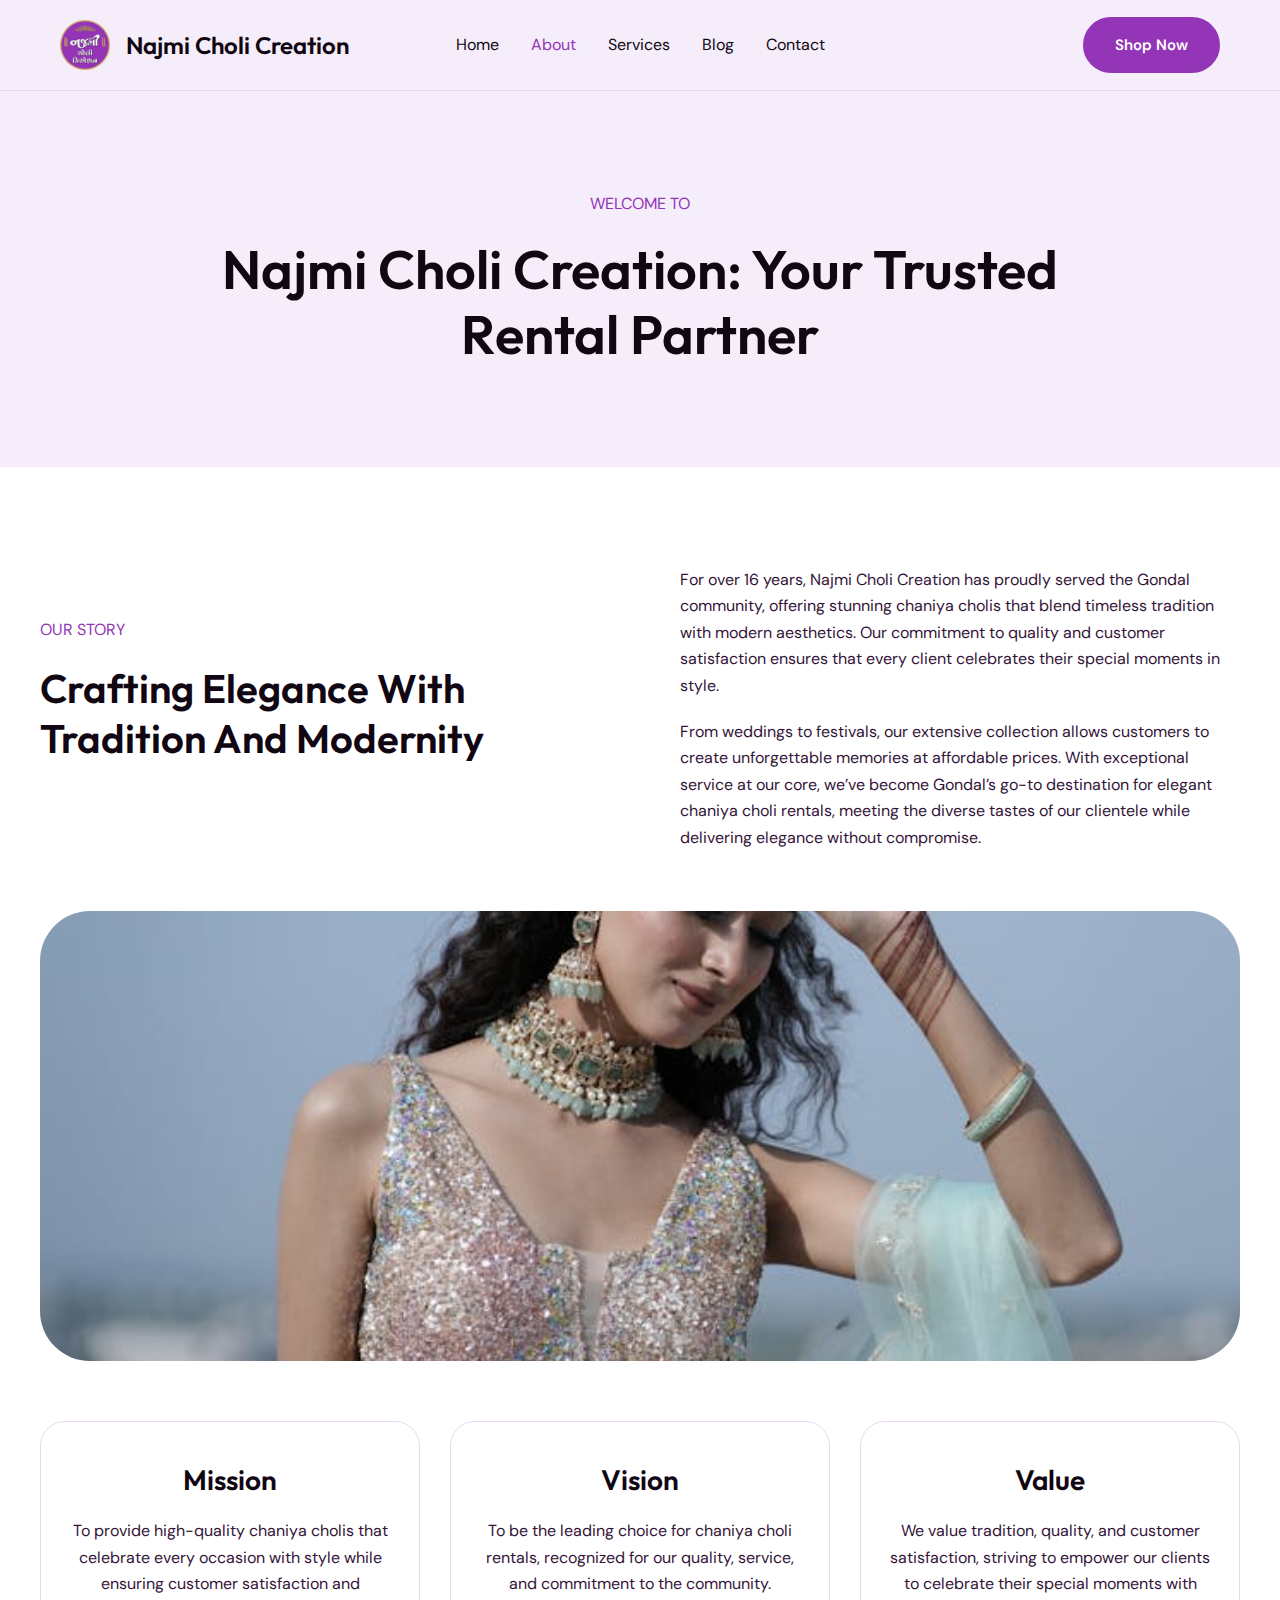
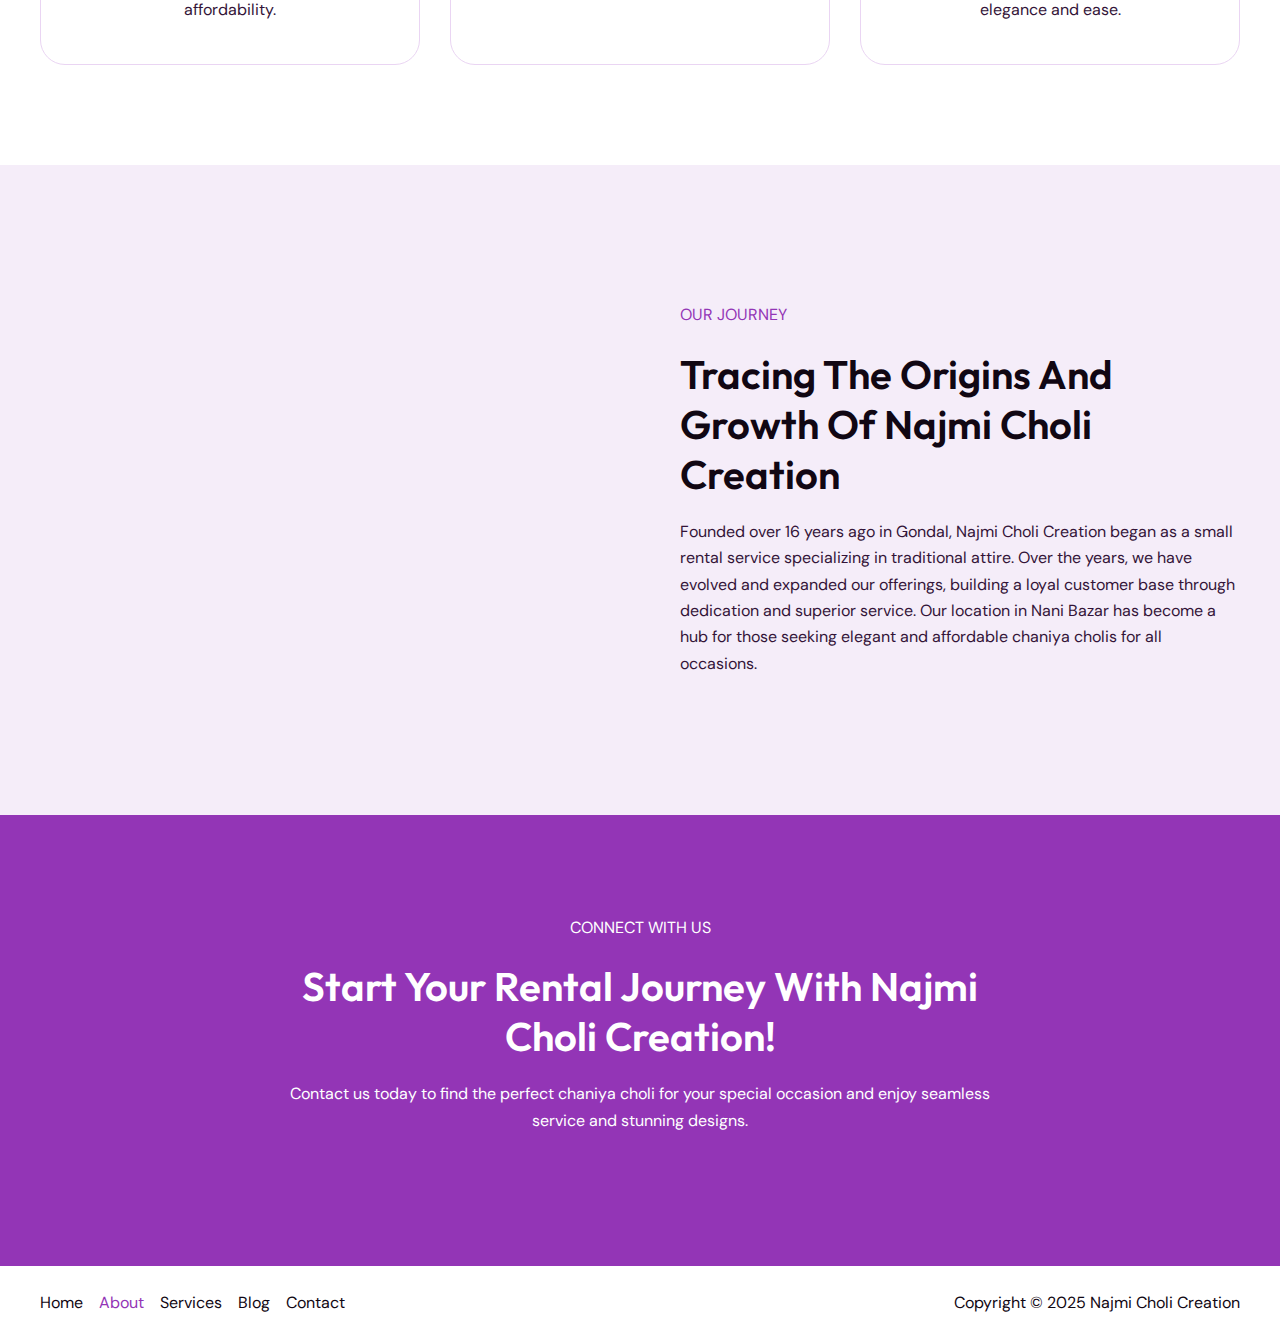
<file: about/index.html>
<!DOCTYPE html>
<html lang="en-US">
<head>
<meta charset="UTF-8">
<meta name="viewport" content="width=device-width, initial-scale=1">
	<link rel="profile" href="https://gmpg.org/xfn/11"> 
	<title>About &#8211; Najmi Choli Creation</title>
<meta name="robots" content="max-image-preview:large">
	<style>img:is([sizes="auto" i], [sizes^="auto," i]) { contain-intrinsic-size: 3000px 1500px }</style>
	<link rel="dns-prefetch" href="//fonts.googleapis.com">
<link rel="alternate" type="application/rss+xml" title="Najmi Choli Creation &raquo; Feed" href="/feed/">
<link rel="alternate" type="application/rss+xml" title="Najmi Choli Creation &raquo; Comments Feed" href="/comments/feed/">
<script>
window._wpemojiSettings = {"baseUrl":"https:\/\/s.w.org\/images\/core\/emoji\/15.0.3\/72x72\/","ext":".png","svgUrl":"https:\/\/s.w.org\/images\/core\/emoji\/15.0.3\/svg\/","svgExt":".svg","source":{"concatemoji":"\/wp-includes\/js\/wp-emoji-release.min.js?ver=6.7.1"}};
/*! This file is auto-generated */
!function(i,n){var o,s,e;function c(e){try{var t={supportTests:e,timestamp:(new Date).valueOf()};sessionStorage.setItem(o,JSON.stringify(t))}catch(e){}}function p(e,t,n){e.clearRect(0,0,e.canvas.width,e.canvas.height),e.fillText(t,0,0);var t=new Uint32Array(e.getImageData(0,0,e.canvas.width,e.canvas.height).data),r=(e.clearRect(0,0,e.canvas.width,e.canvas.height),e.fillText(n,0,0),new Uint32Array(e.getImageData(0,0,e.canvas.width,e.canvas.height).data));return t.every(function(e,t){return e===r[t]})}function u(e,t,n){switch(t){case"flag":return n(e,"🏳️‍⚧️","🏳️​⚧️")?!1:!n(e,"🇺🇳","🇺​🇳")&&!n(e,"🏴󠁧󠁢󠁥󠁮󠁧󠁿","🏴​󠁧​󠁢​󠁥​󠁮​󠁧​󠁿");case"emoji":return!n(e,"🐦‍⬛","🐦​⬛")}return!1}function f(e,t,n){var r="undefined"!=typeof WorkerGlobalScope&&self instanceof WorkerGlobalScope?new OffscreenCanvas(300,150):i.createElement("canvas"),a=r.getContext("2d",{willReadFrequently:!0}),o=(a.textBaseline="top",a.font="600 32px Arial",{});return e.forEach(function(e){o[e]=t(a,e,n)}),o}function t(e){var t=i.createElement("script");t.src=e,t.defer=!0,i.head.appendChild(t)}"undefined"!=typeof Promise&&(o="wpEmojiSettingsSupports",s=["flag","emoji"],n.supports={everything:!0,everythingExceptFlag:!0},e=new Promise(function(e){i.addEventListener("DOMContentLoaded",e,{once:!0})}),new Promise(function(t){var n=function(){try{var e=JSON.parse(sessionStorage.getItem(o));if("object"==typeof e&&"number"==typeof e.timestamp&&(new Date).valueOf()<e.timestamp+604800&&"object"==typeof e.supportTests)return e.supportTests}catch(e){}return null}();if(!n){if("undefined"!=typeof Worker&&"undefined"!=typeof OffscreenCanvas&&"undefined"!=typeof URL&&URL.createObjectURL&&"undefined"!=typeof Blob)try{var e="postMessage("+f.toString()+"("+[JSON.stringify(s),u.toString(),p.toString()].join(",")+"));",r=new Blob([e],{type:"text/javascript"}),a=new Worker(URL.createObjectURL(r),{name:"wpTestEmojiSupports"});return void(a.onmessage=function(e){c(n=e.data),a.terminate(),t(n)})}catch(e){}c(n=f(s,u,p))}t(n)}).then(function(e){for(var t in e)n.supports[t]=e[t],n.supports.everything=n.supports.everything&&n.supports[t],"flag"!==t&&(n.supports.everythingExceptFlag=n.supports.everythingExceptFlag&&n.supports[t]);n.supports.everythingExceptFlag=n.supports.everythingExceptFlag&&!n.supports.flag,n.DOMReady=!1,n.readyCallback=function(){n.DOMReady=!0}}).then(function(){return e}).then(function(){var e;n.supports.everything||(n.readyCallback(),(e=n.source||{}).concatemoji?t(e.concatemoji):e.wpemoji&&e.twemoji&&(t(e.twemoji),t(e.wpemoji)))}))}((window,document),window._wpemojiSettings);
</script>
		<style id="content-control-block-styles">@media (max-width: 640px) {
	.cc-hide-on-mobile {
		display: none !important;
	}
}
@media (min-width: 641px) and (max-width: 920px) {
	.cc-hide-on-tablet {
		display: none !important;
	}
}
@media (min-width: 921px) and (max-width: 1440px) {
	.cc-hide-on-desktop {
		display: none !important;
	}
}</style>
		<link rel="stylesheet" id="astra-theme-css-css" href="/wp-content/themes/astra/assets/css/minified/main.min.css?ver=4.8.10" media="all">
<style id="astra-theme-css-inline-css">:root{--ast-post-nav-space:0;--ast-container-default-xlg-padding:2.5em;--ast-container-default-lg-padding:2.5em;--ast-container-default-slg-padding:2em;--ast-container-default-md-padding:2.5em;--ast-container-default-sm-padding:2.5em;--ast-container-default-xs-padding:2.4em;--ast-container-default-xxs-padding:1.8em;--ast-code-block-background:#ECEFF3;--ast-comment-inputs-background:#F9FAFB;--ast-normal-container-width:1200px;--ast-narrow-container-width:750px;--ast-blog-title-font-weight:600;--ast-blog-meta-weight:600;--ast-global-color-primary:var(--ast-global-color-5);--ast-global-color-secondary:var(--ast-global-color-4);--ast-global-color-alternate-background:var(--ast-global-color-7);--ast-global-color-subtle-background:var(--ast-global-color-6);}html{font-size:100%;}a{color:var(--ast-global-color-0);}a:hover,a:focus{color:var(--ast-global-color-1);}body,button,input,select,textarea,.ast-button,.ast-custom-button{font-family:'DM Sans',sans-serif;font-weight:400;font-size:16px;font-size:1rem;line-height:var(--ast-body-line-height,1.65);}blockquote{color:var(--ast-global-color-3);}h1,.entry-content h1,h2,.entry-content h2,h3,.entry-content h3,h4,.entry-content h4,h5,.entry-content h5,h6,.entry-content h6,.site-title,.site-title a{font-family:'Outfit',sans-serif;font-weight:600;}.ast-site-identity .site-title a{color:var(--ast-global-color-2);}.site-title{font-size:24px;font-size:1.5rem;display:block;}.site-header .site-description{font-size:15px;font-size:0.9375rem;display:none;}.entry-title{font-size:24px;font-size:1.5rem;}.ast-blog-single-element.ast-taxonomy-container a{font-size:14px;font-size:0.875rem;}.ast-blog-meta-container{font-size:13px;font-size:0.8125rem;}.archive .ast-article-post .ast-article-inner,.blog .ast-article-post .ast-article-inner,.archive .ast-article-post .ast-article-inner:hover,.blog .ast-article-post .ast-article-inner:hover{border-top-left-radius:25px;border-top-right-radius:25px;border-bottom-right-radius:25px;border-bottom-left-radius:25px;overflow:hidden;}h1,.entry-content h1{font-size:54px;font-size:3.375rem;font-weight:600;font-family:'Outfit',sans-serif;line-height:1.2em;text-transform:capitalize;}h2,.entry-content h2{font-size:40px;font-size:2.5rem;font-weight:600;font-family:'Outfit',sans-serif;line-height:1.25em;text-transform:capitalize;}h3,.entry-content h3{font-size:28px;font-size:1.75rem;font-weight:600;font-family:'Outfit',sans-serif;line-height:1.3em;}h4,.entry-content h4{font-size:24px;font-size:1.5rem;line-height:1.3em;font-weight:600;font-family:'Outfit',sans-serif;}h5,.entry-content h5{font-size:20px;font-size:1.25rem;line-height:1.45em;font-weight:600;font-family:'Outfit',sans-serif;}h6,.entry-content h6{font-size:12px;font-size:0.75rem;line-height:1.6em;font-weight:600;font-family:'Outfit',sans-serif;}::selection{background-color:var(--ast-global-color-0);color:#ffffff;}body,h1,.entry-title a,.entry-content h1,h2,.entry-content h2,h3,.entry-content h3,h4,.entry-content h4,h5,.entry-content h5,h6,.entry-content h6{color:var(--ast-global-color-3);}.tagcloud a:hover,.tagcloud a:focus,.tagcloud a.current-item{color:#ffffff;border-color:var(--ast-global-color-0);background-color:var(--ast-global-color-0);}input:focus,input[type="text"]:focus,input[type="email"]:focus,input[type="url"]:focus,input[type="password"]:focus,input[type="reset"]:focus,input[type="search"]:focus,textarea:focus{border-color:var(--ast-global-color-0);}input[type="radio"]:checked,input[type=reset],input[type="checkbox"]:checked,input[type="checkbox"]:hover:checked,input[type="checkbox"]:focus:checked,input[type=range]::-webkit-slider-thumb{border-color:var(--ast-global-color-0);background-color:var(--ast-global-color-0);box-shadow:none;}.site-footer a:hover + .post-count,.site-footer a:focus + .post-count{background:var(--ast-global-color-0);border-color:var(--ast-global-color-0);}.single .nav-links .nav-previous,.single .nav-links .nav-next{color:var(--ast-global-color-0);}.entry-meta,.entry-meta *{line-height:1.45;color:var(--ast-global-color-0);font-weight:600;}.entry-meta a:not(.ast-button):hover,.entry-meta a:not(.ast-button):hover *,.entry-meta a:not(.ast-button):focus,.entry-meta a:not(.ast-button):focus *,.page-links > .page-link,.page-links .page-link:hover,.post-navigation a:hover{color:var(--ast-global-color-1);}#cat option,.secondary .calendar_wrap thead a,.secondary .calendar_wrap thead a:visited{color:var(--ast-global-color-0);}.secondary .calendar_wrap #today,.ast-progress-val span{background:var(--ast-global-color-0);}.secondary a:hover + .post-count,.secondary a:focus + .post-count{background:var(--ast-global-color-0);border-color:var(--ast-global-color-0);}.calendar_wrap #today > a{color:#ffffff;}.page-links .page-link,.single .post-navigation a{color:var(--ast-global-color-3);}.ast-search-menu-icon .search-form button.search-submit{padding:0 4px;}.ast-search-menu-icon form.search-form{padding-right:0;}.ast-search-menu-icon.slide-search input.search-field{width:0;}.ast-header-search .ast-search-menu-icon.ast-dropdown-active .search-form,.ast-header-search .ast-search-menu-icon.ast-dropdown-active .search-field:focus{transition:all 0.2s;}.search-form input.search-field:focus{outline:none;}.ast-search-menu-icon .search-form button.search-submit:focus,.ast-theme-transparent-header .ast-header-search .ast-dropdown-active .ast-icon,.ast-theme-transparent-header .ast-inline-search .search-field:focus .ast-icon{color:var(--ast-global-color-1);}.ast-header-search .slide-search .search-form{border:2px solid var(--ast-global-color-0);}.ast-header-search .slide-search .search-field{background-color:#fff;}.ast-archive-title{color:var(--ast-global-color-2);}.widget-title{font-size:22px;font-size:1.375rem;color:var(--ast-global-color-2);}.ast-single-post .entry-content a,.ast-comment-content a:not(.ast-comment-edit-reply-wrap a){text-decoration:underline;}.ast-single-post .elementor-button-wrapper .elementor-button,.ast-single-post .entry-content .uagb-tab a,.ast-single-post .entry-content .uagb-ifb-cta a,.ast-single-post .entry-content .uabb-module-content a,.ast-single-post .entry-content .uagb-post-grid a,.ast-single-post .entry-content .uagb-timeline a,.ast-single-post .entry-content .uagb-toc__wrap a,.ast-single-post .entry-content .uagb-taxomony-box a,.ast-single-post .entry-content .woocommerce a,.entry-content .wp-block-latest-posts > li > a,.ast-single-post .entry-content .wp-block-file__button,li.ast-post-filter-single,.ast-single-post .ast-comment-content .comment-reply-link,.ast-single-post .ast-comment-content .comment-edit-link{text-decoration:none;}.ast-search-menu-icon.slide-search a:focus-visible:focus-visible,.astra-search-icon:focus-visible,#close:focus-visible,a:focus-visible,.ast-menu-toggle:focus-visible,.site .skip-link:focus-visible,.wp-block-loginout input:focus-visible,.wp-block-search.wp-block-search__button-inside .wp-block-search__inside-wrapper,.ast-header-navigation-arrow:focus-visible,.woocommerce .wc-proceed-to-checkout > .checkout-button:focus-visible,.woocommerce .woocommerce-MyAccount-navigation ul li a:focus-visible,.ast-orders-table__row .ast-orders-table__cell:focus-visible,.woocommerce .woocommerce-order-details .order-again > .button:focus-visible,.woocommerce .woocommerce-message a.button.wc-forward:focus-visible,.woocommerce #minus_qty:focus-visible,.woocommerce #plus_qty:focus-visible,a#ast-apply-coupon:focus-visible,.woocommerce .woocommerce-info a:focus-visible,.woocommerce .astra-shop-summary-wrap a:focus-visible,.woocommerce a.wc-forward:focus-visible,#ast-apply-coupon:focus-visible,.woocommerce-js .woocommerce-mini-cart-item a.remove:focus-visible,#close:focus-visible,.button.search-submit:focus-visible,#search_submit:focus,.normal-search:focus-visible,.ast-header-account-wrap:focus-visible,.woocommerce .ast-on-card-button.ast-quick-view-trigger:focus{outline-style:dotted;outline-color:inherit;outline-width:thin;}input:focus,input[type="text"]:focus,input[type="email"]:focus,input[type="url"]:focus,input[type="password"]:focus,input[type="reset"]:focus,input[type="search"]:focus,input[type="number"]:focus,textarea:focus,.wp-block-search__input:focus,[data-section="section-header-mobile-trigger"] .ast-button-wrap .ast-mobile-menu-trigger-minimal:focus,.ast-mobile-popup-drawer.active .menu-toggle-close:focus,.woocommerce-ordering select.orderby:focus,#ast-scroll-top:focus,#coupon_code:focus,.woocommerce-page #comment:focus,.woocommerce #reviews #respond input#submit:focus,.woocommerce a.add_to_cart_button:focus,.woocommerce .button.single_add_to_cart_button:focus,.woocommerce .woocommerce-cart-form button:focus,.woocommerce .woocommerce-cart-form__cart-item .quantity .qty:focus,.woocommerce .woocommerce-billing-fields .woocommerce-billing-fields__field-wrapper .woocommerce-input-wrapper > .input-text:focus,.woocommerce #order_comments:focus,.woocommerce #place_order:focus,.woocommerce .woocommerce-address-fields .woocommerce-address-fields__field-wrapper .woocommerce-input-wrapper > .input-text:focus,.woocommerce .woocommerce-MyAccount-content form button:focus,.woocommerce .woocommerce-MyAccount-content .woocommerce-EditAccountForm .woocommerce-form-row .woocommerce-Input.input-text:focus,.woocommerce .ast-woocommerce-container .woocommerce-pagination ul.page-numbers li a:focus,body #content .woocommerce form .form-row .select2-container--default .select2-selection--single:focus,#ast-coupon-code:focus,.woocommerce.woocommerce-js .quantity input[type=number]:focus,.woocommerce-js .woocommerce-mini-cart-item .quantity input[type=number]:focus,.woocommerce p#ast-coupon-trigger:focus{border-style:dotted;border-color:inherit;border-width:thin;}input{outline:none;}.ast-logo-title-inline .site-logo-img{padding-right:1em;}.site-logo-img img{ transition:all 0.2s linear;}body .ast-oembed-container *{position:absolute;top:0;width:100%;height:100%;left:0;}body .wp-block-embed-pocket-casts .ast-oembed-container *{position:unset;}.ast-single-post-featured-section + article {margin-top: 2em;}.site-content .ast-single-post-featured-section img {width: 100%;overflow: hidden;object-fit: cover;}.ast-separate-container .site-content .ast-single-post-featured-section + article {margin-top: -80px;z-index: 9;position: relative;border-radius: 4px;}@media (min-width: 922px) {.ast-no-sidebar .site-content .ast-article-image-container--wide {margin-left: -120px;margin-right: -120px;max-width: unset;width: unset;}.ast-left-sidebar .site-content .ast-article-image-container--wide,.ast-right-sidebar .site-content .ast-article-image-container--wide {margin-left: -10px;margin-right: -10px;}.site-content .ast-article-image-container--full {margin-left: calc( -50vw + 50%);margin-right: calc( -50vw + 50%);max-width: 100vw;width: 100vw;}.ast-left-sidebar .site-content .ast-article-image-container--full,.ast-right-sidebar .site-content .ast-article-image-container--full {margin-left: -10px;margin-right: -10px;max-width: inherit;width: auto;}}.site > .ast-single-related-posts-container {margin-top: 0;}@media (min-width: 922px) {.ast-desktop .ast-container--narrow {max-width: var(--ast-narrow-container-width);margin: 0 auto;}}input[type="text"],input[type="number"],input[type="email"],input[type="url"],input[type="password"],input[type="search"],input[type=reset],input[type=tel],input[type=date],select,textarea{font-size:16px;font-style:normal;font-weight:400;line-height:24px;width:100%;padding:12px 16px;border-radius:4px;box-shadow:0px 1px 2px 0px rgba(0,0,0,0.05);color:var(--ast-form-input-text,#475569);}input[type="text"],input[type="number"],input[type="email"],input[type="url"],input[type="password"],input[type="search"],input[type=reset],input[type=tel],input[type=date],select{height:40px;}input[type="date"]{border-width:1px;border-style:solid;border-color:var(--ast-border-color);}input[type="text"]:focus,input[type="number"]:focus,input[type="email"]:focus,input[type="url"]:focus,input[type="password"]:focus,input[type="search"]:focus,input[type=reset]:focus,input[type="tel"]:focus,input[type="date"]:focus,select:focus,textarea:focus{border-color:#046BD2;box-shadow:none;outline:none;color:var(--ast-form-input-focus-text,#475569);}label,legend{color:#111827;font-size:14px;font-style:normal;font-weight:500;line-height:20px;}select{padding:6px 10px;}fieldset{padding:30px;border-radius:4px;}button,.ast-button,.button,input[type="button"],input[type="reset"],input[type="submit"]{border-radius:4px;box-shadow:0px 1px 2px 0px rgba(0,0,0,0.05);}:root{--ast-comment-inputs-background:#FFF;}::placeholder{color:var(--ast-form-field-color,#9CA3AF);}::-ms-input-placeholder{color:var(--ast-form-field-color,#9CA3AF);}@media (max-width:921.9px){#ast-desktop-header{display:none;}}@media (min-width:922px){#ast-mobile-header{display:none;}}.wp-block-buttons.aligncenter{justify-content:center;}@media (max-width:921px){.ast-theme-transparent-header #primary,.ast-theme-transparent-header #secondary{padding:0;}}@media (max-width:921px){.ast-plain-container.ast-no-sidebar #primary{padding:0;}}.ast-plain-container.ast-no-sidebar #primary{margin-top:0;margin-bottom:0;}@media (max-width:921px){.ast-separate-container #primary,.ast-narrow-container #primary{padding-top:0px;}}@media (max-width:544px){.ast-separate-container #primary,.ast-narrow-container #primary{padding-top:0px;}}@media (max-width:921px){.ast-separate-container #primary,.ast-narrow-container #primary{padding-bottom:0px;}}@media (max-width:544px){.ast-separate-container #primary,.ast-narrow-container #primary{padding-bottom:0px;}}.wp-block-button.is-style-outline .wp-block-button__link{border-color:var(--ast-global-color-0);border-top-width:2px;border-right-width:2px;border-bottom-width:2px;border-left-width:2px;}div.wp-block-button.is-style-outline > .wp-block-button__link:not(.has-text-color),div.wp-block-button.wp-block-button__link.is-style-outline:not(.has-text-color){color:var(--ast-global-color-0);}.wp-block-button.is-style-outline .wp-block-button__link:hover,.wp-block-buttons .wp-block-button.is-style-outline .wp-block-button__link:focus,.wp-block-buttons .wp-block-button.is-style-outline > .wp-block-button__link:not(.has-text-color):hover,.wp-block-buttons .wp-block-button.wp-block-button__link.is-style-outline:not(.has-text-color):hover{color:#ffffff;background-color:var(--ast-global-color-1);border-color:var(--ast-global-color-1);}.post-page-numbers.current .page-link,.ast-pagination .page-numbers.current{color:#ffffff;border-color:var(--ast-global-color-0);background-color:var(--ast-global-color-0);}.wp-block-button.is-style-outline .wp-block-button__link{border-top-width:2px;border-right-width:2px;border-bottom-width:2px;border-left-width:2px;}.wp-block-buttons .wp-block-button.is-style-outline .wp-block-button__link.wp-element-button,.ast-outline-button,.wp-block-uagb-buttons-child .uagb-buttons-repeater.ast-outline-button{border-color:var(--ast-global-color-0);border-top-width:2px;border-right-width:2px;border-bottom-width:2px;border-left-width:2px;font-family:inherit;font-weight:600;font-size:15px;font-size:0.9375rem;line-height:1.6em;text-transform:capitalize;padding-top:14px;padding-right:30px;padding-bottom:14px;padding-left:30px;border-top-left-radius:50px;border-top-right-radius:50px;border-bottom-right-radius:50px;border-bottom-left-radius:50px;}.wp-block-buttons .wp-block-button.is-style-outline > .wp-block-button__link:not(.has-text-color),.wp-block-buttons .wp-block-button.wp-block-button__link.is-style-outline:not(.has-text-color),.ast-outline-button{color:var(--ast-global-color-0);}.wp-block-button.is-style-outline .wp-block-button__link:hover,.wp-block-buttons .wp-block-button.is-style-outline .wp-block-button__link:focus,.wp-block-buttons .wp-block-button.is-style-outline > .wp-block-button__link:not(.has-text-color):hover,.wp-block-buttons .wp-block-button.wp-block-button__link.is-style-outline:not(.has-text-color):hover,.ast-outline-button:hover,.ast-outline-button:focus,.wp-block-uagb-buttons-child .uagb-buttons-repeater.ast-outline-button:hover,.wp-block-uagb-buttons-child .uagb-buttons-repeater.ast-outline-button:focus{color:#ffffff;background-color:var(--ast-global-color-1);border-color:var(--ast-global-color-1);}.ast-single-post .entry-content a.ast-outline-button,.ast-single-post .entry-content .is-style-outline>.wp-block-button__link{text-decoration:none;}.wp-block-button .wp-block-button__link.wp-element-button.is-style-outline:not(.has-background),.wp-block-button.is-style-outline>.wp-block-button__link.wp-element-button:not(.has-background),.ast-outline-button{background-color:rgba(0,0,0,0);}.uagb-buttons-repeater.ast-outline-button{border-radius:9999px;}@media (max-width:921px){.wp-block-buttons .wp-block-button.is-style-outline .wp-block-button__link.wp-element-button,.ast-outline-button,.wp-block-uagb-buttons-child .uagb-buttons-repeater.ast-outline-button{font-size:15px;font-size:0.9375rem;padding-top:14px;padding-right:30px;padding-bottom:14px;padding-left:30px;border-top-left-radius:50px;border-top-right-radius:50px;border-bottom-right-radius:50px;border-bottom-left-radius:50px;}}@media (max-width:544px){.wp-block-buttons .wp-block-button.is-style-outline .wp-block-button__link.wp-element-button,.ast-outline-button,.wp-block-uagb-buttons-child .uagb-buttons-repeater.ast-outline-button{font-size:15px;font-size:0.9375rem;padding-top:14px;padding-right:28px;padding-bottom:14px;padding-left:28px;}}.entry-content[data-ast-blocks-layout] > figure{margin-bottom:1em;}h1.widget-title{font-weight:600;}h2.widget-title{font-weight:600;}h3.widget-title{font-weight:600;}#page{display:flex;flex-direction:column;min-height:100vh;}.ast-404-layout-1 h1.page-title{color:var(--ast-global-color-2);}.single .post-navigation a{line-height:1em;height:inherit;}.error-404 .page-sub-title{font-size:1.5rem;font-weight:inherit;}.search .site-content .content-area .search-form{margin-bottom:0;}#page .site-content{flex-grow:1;}.widget{margin-bottom:1.25em;}#secondary li{line-height:1.5em;}#secondary .wp-block-group h2{margin-bottom:0.7em;}#secondary h2{font-size:1.7rem;}.ast-separate-container .ast-article-post,.ast-separate-container .ast-article-single,.ast-separate-container .comment-respond{padding:3em;}.ast-separate-container .ast-article-single .ast-article-single{padding:0;}.ast-article-single .wp-block-post-template-is-layout-grid{padding-left:0;}.ast-separate-container .comments-title,.ast-narrow-container .comments-title{padding:1.5em 2em;}.ast-page-builder-template .comment-form-textarea,.ast-comment-formwrap .ast-grid-common-col{padding:0;}.ast-comment-formwrap{padding:0;display:inline-flex;column-gap:20px;width:100%;margin-left:0;margin-right:0;}.comments-area textarea#comment:focus,.comments-area textarea#comment:active,.comments-area .ast-comment-formwrap input[type="text"]:focus,.comments-area .ast-comment-formwrap input[type="text"]:active {box-shadow:none;outline:none;}.archive.ast-page-builder-template .entry-header{margin-top:2em;}.ast-page-builder-template .ast-comment-formwrap{width:100%;}.entry-title{margin-bottom:0.6em;}.ast-archive-description p{font-size:inherit;font-weight:inherit;line-height:inherit;}.ast-separate-container .ast-comment-list li.depth-1,.hentry{margin-bottom:1.5em;}.site-content section.ast-archive-description{margin-bottom:2em;}@media (min-width:921px){.ast-left-sidebar.ast-page-builder-template #secondary,.archive.ast-right-sidebar.ast-page-builder-template .site-main{padding-left:20px;padding-right:20px;}}@media (max-width:544px){.ast-comment-formwrap.ast-row{column-gap:10px;display:inline-block;}#ast-commentform .ast-grid-common-col{position:relative;width:100%;}}@media (min-width:1201px){.ast-separate-container .ast-article-post,.ast-separate-container .ast-article-single,.ast-separate-container .ast-author-box,.ast-separate-container .ast-404-layout-1,.ast-separate-container .no-results{padding:3em;}}@media (max-width:921px){.ast-separate-container #primary,.ast-separate-container #secondary{padding:1.5em 0;}#primary,#secondary{padding:1.5em 0;margin:0;}.ast-left-sidebar #content > .ast-container{display:flex;flex-direction:column-reverse;width:100%;}}@media (min-width:922px){.ast-separate-container.ast-right-sidebar #primary,.ast-separate-container.ast-left-sidebar #primary{border:0;}.search-no-results.ast-separate-container #primary{margin-bottom:4em;}}.wp-block-button .wp-block-button__link{color:#ffffff;}.wp-block-button .wp-block-button__link:hover,.wp-block-button .wp-block-button__link:focus{color:#ffffff;background-color:var(--ast-global-color-1);border-color:var(--ast-global-color-1);}.wp-block-button .wp-block-button__link,.wp-block-search .wp-block-search__button,body .wp-block-file .wp-block-file__button{border-style:solid;border-top-width:2px;border-right-width:2px;border-left-width:2px;border-bottom-width:2px;border-color:var(--ast-global-color-0);background-color:var(--ast-global-color-0);color:#ffffff;font-family:inherit;font-weight:600;line-height:1.6em;text-transform:capitalize;font-size:15px;font-size:0.9375rem;border-top-left-radius:50px;border-top-right-radius:50px;border-bottom-right-radius:50px;border-bottom-left-radius:50px;padding-top:14px;padding-right:30px;padding-bottom:14px;padding-left:30px;}.ast-single-post .entry-content .wp-block-button .wp-block-button__link,.ast-single-post .entry-content .wp-block-search .wp-block-search__button,body .entry-content .wp-block-file .wp-block-file__button{text-decoration:none;}@media (max-width:921px){.wp-block-button .wp-block-button__link,.wp-block-search .wp-block-search__button,body .wp-block-file .wp-block-file__button{font-size:15px;font-size:0.9375rem;padding-top:14px;padding-right:30px;padding-bottom:14px;padding-left:30px;border-top-left-radius:50px;border-top-right-radius:50px;border-bottom-right-radius:50px;border-bottom-left-radius:50px;}}@media (max-width:544px){.wp-block-button .wp-block-button__link,.wp-block-search .wp-block-search__button,body .wp-block-file .wp-block-file__button{font-size:15px;font-size:0.9375rem;padding-top:14px;padding-right:28px;padding-bottom:14px;padding-left:28px;}}.menu-toggle,button,.ast-button,.ast-custom-button,.button,input#submit,input[type="button"],input[type="submit"],input[type="reset"],#comments .submit,.search .search-submit,form[CLASS*="wp-block-search__"].wp-block-search .wp-block-search__inside-wrapper .wp-block-search__button,body .wp-block-file .wp-block-file__button,.search .search-submit,.woocommerce-js a.button,.woocommerce button.button,.woocommerce .woocommerce-message a.button,.woocommerce #respond input#submit.alt,.woocommerce input.button.alt,.woocommerce input.button,.woocommerce input.button:disabled,.woocommerce input.button:disabled[disabled],.woocommerce input.button:disabled:hover,.woocommerce input.button:disabled[disabled]:hover,.woocommerce #respond input#submit,.woocommerce button.button.alt.disabled,.wc-block-grid__products .wc-block-grid__product .wp-block-button__link,.wc-block-grid__product-onsale,[CLASS*="wc-block"] button,.woocommerce-js .astra-cart-drawer .astra-cart-drawer-content .woocommerce-mini-cart__buttons .button:not(.checkout):not(.ast-continue-shopping),.woocommerce-js .astra-cart-drawer .astra-cart-drawer-content .woocommerce-mini-cart__buttons a.checkout,.woocommerce button.button.alt.disabled.wc-variation-selection-needed,[CLASS*="wc-block"] .wc-block-components-button{border-style:solid;border-top-width:2px;border-right-width:2px;border-left-width:2px;border-bottom-width:2px;color:#ffffff;border-color:var(--ast-global-color-0);background-color:var(--ast-global-color-0);padding-top:14px;padding-right:30px;padding-bottom:14px;padding-left:30px;font-family:inherit;font-weight:600;font-size:15px;font-size:0.9375rem;line-height:1.6em;text-transform:capitalize;border-top-left-radius:50px;border-top-right-radius:50px;border-bottom-right-radius:50px;border-bottom-left-radius:50px;}button:focus,.menu-toggle:hover,button:hover,.ast-button:hover,.ast-custom-button:hover .button:hover,.ast-custom-button:hover ,input[type=reset]:hover,input[type=reset]:focus,input#submit:hover,input#submit:focus,input[type="button"]:hover,input[type="button"]:focus,input[type="submit"]:hover,input[type="submit"]:focus,form[CLASS*="wp-block-search__"].wp-block-search .wp-block-search__inside-wrapper .wp-block-search__button:hover,form[CLASS*="wp-block-search__"].wp-block-search .wp-block-search__inside-wrapper .wp-block-search__button:focus,body .wp-block-file .wp-block-file__button:hover,body .wp-block-file .wp-block-file__button:focus,.woocommerce-js a.button:hover,.woocommerce button.button:hover,.woocommerce .woocommerce-message a.button:hover,.woocommerce #respond input#submit:hover,.woocommerce #respond input#submit.alt:hover,.woocommerce input.button.alt:hover,.woocommerce input.button:hover,.woocommerce button.button.alt.disabled:hover,.wc-block-grid__products .wc-block-grid__product .wp-block-button__link:hover,[CLASS*="wc-block"] button:hover,.woocommerce-js .astra-cart-drawer .astra-cart-drawer-content .woocommerce-mini-cart__buttons .button:not(.checkout):not(.ast-continue-shopping):hover,.woocommerce-js .astra-cart-drawer .astra-cart-drawer-content .woocommerce-mini-cart__buttons a.checkout:hover,.woocommerce button.button.alt.disabled.wc-variation-selection-needed:hover,[CLASS*="wc-block"] .wc-block-components-button:hover,[CLASS*="wc-block"] .wc-block-components-button:focus{color:#ffffff;background-color:var(--ast-global-color-1);border-color:var(--ast-global-color-1);}form[CLASS*="wp-block-search__"].wp-block-search .wp-block-search__inside-wrapper .wp-block-search__button.has-icon{padding-top:calc(14px - 3px);padding-right:calc(30px - 3px);padding-bottom:calc(14px - 3px);padding-left:calc(30px - 3px);}@media (max-width:921px){.menu-toggle,button,.ast-button,.ast-custom-button,.button,input#submit,input[type="button"],input[type="submit"],input[type="reset"],#comments .submit,.search .search-submit,form[CLASS*="wp-block-search__"].wp-block-search .wp-block-search__inside-wrapper .wp-block-search__button,body .wp-block-file .wp-block-file__button,.search .search-submit,.woocommerce-js a.button,.woocommerce button.button,.woocommerce .woocommerce-message a.button,.woocommerce #respond input#submit.alt,.woocommerce input.button.alt,.woocommerce input.button,.woocommerce input.button:disabled,.woocommerce input.button:disabled[disabled],.woocommerce input.button:disabled:hover,.woocommerce input.button:disabled[disabled]:hover,.woocommerce #respond input#submit,.woocommerce button.button.alt.disabled,.wc-block-grid__products .wc-block-grid__product .wp-block-button__link,.wc-block-grid__product-onsale,[CLASS*="wc-block"] button,.woocommerce-js .astra-cart-drawer .astra-cart-drawer-content .woocommerce-mini-cart__buttons .button:not(.checkout):not(.ast-continue-shopping),.woocommerce-js .astra-cart-drawer .astra-cart-drawer-content .woocommerce-mini-cart__buttons a.checkout,.woocommerce button.button.alt.disabled.wc-variation-selection-needed,[CLASS*="wc-block"] .wc-block-components-button{padding-top:14px;padding-right:30px;padding-bottom:14px;padding-left:30px;font-size:15px;font-size:0.9375rem;border-top-left-radius:50px;border-top-right-radius:50px;border-bottom-right-radius:50px;border-bottom-left-radius:50px;}}@media (max-width:544px){.menu-toggle,button,.ast-button,.ast-custom-button,.button,input#submit,input[type="button"],input[type="submit"],input[type="reset"],#comments .submit,.search .search-submit,form[CLASS*="wp-block-search__"].wp-block-search .wp-block-search__inside-wrapper .wp-block-search__button,body .wp-block-file .wp-block-file__button,.search .search-submit,.woocommerce-js a.button,.woocommerce button.button,.woocommerce .woocommerce-message a.button,.woocommerce #respond input#submit.alt,.woocommerce input.button.alt,.woocommerce input.button,.woocommerce input.button:disabled,.woocommerce input.button:disabled[disabled],.woocommerce input.button:disabled:hover,.woocommerce input.button:disabled[disabled]:hover,.woocommerce #respond input#submit,.woocommerce button.button.alt.disabled,.wc-block-grid__products .wc-block-grid__product .wp-block-button__link,.wc-block-grid__product-onsale,[CLASS*="wc-block"] button,.woocommerce-js .astra-cart-drawer .astra-cart-drawer-content .woocommerce-mini-cart__buttons .button:not(.checkout):not(.ast-continue-shopping),.woocommerce-js .astra-cart-drawer .astra-cart-drawer-content .woocommerce-mini-cart__buttons a.checkout,.woocommerce button.button.alt.disabled.wc-variation-selection-needed,[CLASS*="wc-block"] .wc-block-components-button{padding-top:14px;padding-right:28px;padding-bottom:14px;padding-left:28px;font-size:15px;font-size:0.9375rem;}}@media (max-width:921px){.menu-toggle,button,.ast-button,.button,input#submit,input[type="button"],input[type="submit"],input[type="reset"]{font-size:15px;font-size:0.9375rem;}.ast-mobile-header-stack .main-header-bar .ast-search-menu-icon{display:inline-block;}.ast-header-break-point.ast-header-custom-item-outside .ast-mobile-header-stack .main-header-bar .ast-search-icon{margin:0;}.ast-comment-avatar-wrap img{max-width:2.5em;}.ast-comment-meta{padding:0 1.8888em 1.3333em;}}@media (min-width:544px){.ast-container{max-width:100%;}}@media (max-width:544px){.ast-separate-container .ast-article-post,.ast-separate-container .ast-article-single,.ast-separate-container .comments-title,.ast-separate-container .ast-archive-description{padding:1.5em 1em;}.ast-separate-container #content .ast-container{padding-left:0.54em;padding-right:0.54em;}.ast-separate-container .ast-comment-list .bypostauthor{padding:.5em;}.ast-search-menu-icon.ast-dropdown-active .search-field{width:170px;}.menu-toggle,button,.ast-button,.button,input#submit,input[type="button"],input[type="submit"],input[type="reset"]{font-size:15px;font-size:0.9375rem;}} #ast-mobile-header .ast-site-header-cart-li a{pointer-events:none;}@media (max-width:921px){.site-title{font-size:22px;font-size:1.375rem;display:block;}.site-header .site-description{display:none;}.entry-title{font-size:22px;font-size:1.375rem;}h1,.entry-content h1{font-size:40px;}h2,.entry-content h2{font-size:28px;}h3,.entry-content h3{font-size:24px;}h4,.entry-content h4{font-size:20px;font-size:1.25rem;}h5,.entry-content h5{font-size:18px;font-size:1.125rem;}}@media (max-width:544px){.site-title{font-size:20px;font-size:1.25rem;display:block;}.site-header .site-description{display:none;}.entry-title{font-size:18px;font-size:1.125rem;}h1,.entry-content h1{font-size:30px;}h2,.entry-content h2{font-size:24px;}h3,.entry-content h3{font-size:20px;}h4,.entry-content h4{font-size:18px;font-size:1.125rem;}h5,.entry-content h5{font-size:16px;font-size:1rem;}}@media (max-width:921px){html{font-size:91.2%;}}@media (max-width:544px){html{font-size:91.2%;}}@media (min-width:922px){.ast-container{max-width:1240px;}}@media (min-width:922px){.site-content .ast-container{display:flex;}}@media (max-width:921px){.site-content .ast-container{flex-direction:column;}}.entry-content h1,.entry-content h2,.entry-content h3,.entry-content h4,.entry-content h5,.entry-content h6{clear:none;}@media (min-width:922px){.main-header-menu .sub-menu .menu-item.ast-left-align-sub-menu:hover > .sub-menu,.main-header-menu .sub-menu .menu-item.ast-left-align-sub-menu.focus > .sub-menu{margin-left:-0px;}}.entry-content li > p{margin-bottom:0;}.site .comments-area{padding-bottom:2em;margin-top:2em;}.wp-block-file {display: flex;align-items: center;flex-wrap: wrap;justify-content: space-between;}.wp-block-pullquote {border: none;}.wp-block-pullquote blockquote::before {content: "\201D";font-family: "Helvetica",sans-serif;display: flex;transform: rotate( 180deg );font-size: 6rem;font-style: normal;line-height: 1;font-weight: bold;align-items: center;justify-content: center;}.has-text-align-right > blockquote::before {justify-content: flex-start;}.has-text-align-left > blockquote::before {justify-content: flex-end;}figure.wp-block-pullquote.is-style-solid-color blockquote {max-width: 100%;text-align: inherit;}:root {--wp--custom--ast-default-block-top-padding: 100px;--wp--custom--ast-default-block-right-padding: 80px;--wp--custom--ast-default-block-bottom-padding: 100px;--wp--custom--ast-default-block-left-padding: 80px;--wp--custom--ast-container-width: 1200px;--wp--custom--ast-content-width-size: 1200px;--wp--custom--ast-wide-width-size: calc(1200px + var(--wp--custom--ast-default-block-left-padding) + var(--wp--custom--ast-default-block-right-padding));}.ast-narrow-container {--wp--custom--ast-content-width-size: 750px;--wp--custom--ast-wide-width-size: 750px;}@media(max-width: 921px) {:root {--wp--custom--ast-default-block-top-padding: 50px;--wp--custom--ast-default-block-right-padding: 50px;--wp--custom--ast-default-block-bottom-padding: 50px;--wp--custom--ast-default-block-left-padding: 50px;}}@media(max-width: 544px) {:root {--wp--custom--ast-default-block-top-padding: 50px;--wp--custom--ast-default-block-right-padding: 30px;--wp--custom--ast-default-block-bottom-padding: 50px;--wp--custom--ast-default-block-left-padding: 30px;}}.entry-content > .wp-block-group,.entry-content > .wp-block-cover,.entry-content > .wp-block-columns {padding-top: var(--wp--custom--ast-default-block-top-padding);padding-right: var(--wp--custom--ast-default-block-right-padding);padding-bottom: var(--wp--custom--ast-default-block-bottom-padding);padding-left: var(--wp--custom--ast-default-block-left-padding);}.ast-plain-container.ast-no-sidebar .entry-content > .alignfull,.ast-page-builder-template .ast-no-sidebar .entry-content > .alignfull {margin-left: calc( -50vw + 50%);margin-right: calc( -50vw + 50%);max-width: 100vw;width: 100vw;}.ast-plain-container.ast-no-sidebar .entry-content .alignfull .alignfull,.ast-page-builder-template.ast-no-sidebar .entry-content .alignfull .alignfull,.ast-plain-container.ast-no-sidebar .entry-content .alignfull .alignwide,.ast-page-builder-template.ast-no-sidebar .entry-content .alignfull .alignwide,.ast-plain-container.ast-no-sidebar .entry-content .alignwide .alignfull,.ast-page-builder-template.ast-no-sidebar .entry-content .alignwide .alignfull,.ast-plain-container.ast-no-sidebar .entry-content .alignwide .alignwide,.ast-page-builder-template.ast-no-sidebar .entry-content .alignwide .alignwide,.ast-plain-container.ast-no-sidebar .entry-content .wp-block-column .alignfull,.ast-page-builder-template.ast-no-sidebar .entry-content .wp-block-column .alignfull,.ast-plain-container.ast-no-sidebar .entry-content .wp-block-column .alignwide,.ast-page-builder-template.ast-no-sidebar .entry-content .wp-block-column .alignwide {margin-left: auto;margin-right: auto;width: 100%;}[data-ast-blocks-layout] .wp-block-separator:not(.is-style-dots) {height: 0;}[data-ast-blocks-layout] .wp-block-separator {margin: 20px auto;}[data-ast-blocks-layout] .wp-block-separator:not(.is-style-wide):not(.is-style-dots) {max-width: 100px;}[data-ast-blocks-layout] .wp-block-separator.has-background {padding: 0;}.entry-content[data-ast-blocks-layout] > * {max-width: var(--wp--custom--ast-content-width-size);margin-left: auto;margin-right: auto;}.entry-content[data-ast-blocks-layout] > .alignwide {max-width: var(--wp--custom--ast-wide-width-size);}.entry-content[data-ast-blocks-layout] .alignfull {max-width: none;}.entry-content .wp-block-columns {margin-bottom: 0;}blockquote {margin: 1.5em;border-color: rgba(0,0,0,0.05);}.wp-block-quote:not(.has-text-align-right):not(.has-text-align-center) {border-left: 5px solid rgba(0,0,0,0.05);}.has-text-align-right > blockquote,blockquote.has-text-align-right {border-right: 5px solid rgba(0,0,0,0.05);}.has-text-align-left > blockquote,blockquote.has-text-align-left {border-left: 5px solid rgba(0,0,0,0.05);}.wp-block-site-tagline,.wp-block-latest-posts .read-more {margin-top: 15px;}.wp-block-loginout p label {display: block;}.wp-block-loginout p:not(.login-remember):not(.login-submit) input {width: 100%;}.wp-block-loginout input:focus {border-color: transparent;}.wp-block-loginout input:focus {outline: thin dotted;}.entry-content .wp-block-media-text .wp-block-media-text__content {padding: 0 0 0 8%;}.entry-content .wp-block-media-text.has-media-on-the-right .wp-block-media-text__content {padding: 0 8% 0 0;}.entry-content .wp-block-media-text.has-background .wp-block-media-text__content {padding: 8%;}.entry-content .wp-block-cover:not([class*="background-color"]):not(.has-text-color.has-link-color) .wp-block-cover__inner-container,.entry-content .wp-block-cover:not([class*="background-color"]) .wp-block-cover-image-text,.entry-content .wp-block-cover:not([class*="background-color"]) .wp-block-cover-text,.entry-content .wp-block-cover-image:not([class*="background-color"]) .wp-block-cover__inner-container,.entry-content .wp-block-cover-image:not([class*="background-color"]) .wp-block-cover-image-text,.entry-content .wp-block-cover-image:not([class*="background-color"]) .wp-block-cover-text {color: var(--ast-global-color-primary,var(--ast-global-color-5));}.wp-block-loginout .login-remember input {width: 1.1rem;height: 1.1rem;margin: 0 5px 4px 0;vertical-align: middle;}.wp-block-latest-posts > li > *:first-child,.wp-block-latest-posts:not(.is-grid) > li:first-child {margin-top: 0;}.entry-content > .wp-block-buttons,.entry-content > .wp-block-uagb-buttons {margin-bottom: 1.5em;}.wp-block-search__inside-wrapper .wp-block-search__input {padding: 0 10px;color: var(--ast-global-color-3);background: var(--ast-global-color-primary,var(--ast-global-color-5));border-color: var(--ast-border-color);}.wp-block-latest-posts .read-more {margin-bottom: 1.5em;}.wp-block-search__no-button .wp-block-search__inside-wrapper .wp-block-search__input {padding-top: 5px;padding-bottom: 5px;}.wp-block-latest-posts .wp-block-latest-posts__post-date,.wp-block-latest-posts .wp-block-latest-posts__post-author {font-size: 1rem;}.wp-block-latest-posts > li > *,.wp-block-latest-posts:not(.is-grid) > li {margin-top: 12px;margin-bottom: 12px;}.ast-page-builder-template .entry-content[data-ast-blocks-layout] > *,.ast-page-builder-template .entry-content[data-ast-blocks-layout] > .alignfull:not(.wp-block-group):not(.uagb-is-root-container) > * {max-width: none;}.ast-page-builder-template .entry-content[data-ast-blocks-layout] > .alignwide:not(.uagb-is-root-container) > * {max-width: var(--wp--custom--ast-wide-width-size);}.ast-page-builder-template .entry-content[data-ast-blocks-layout] > .inherit-container-width > *,.ast-page-builder-template .entry-content[data-ast-blocks-layout] > *:not(.wp-block-group):not(.uagb-is-root-container) > *,.entry-content[data-ast-blocks-layout] > .wp-block-cover .wp-block-cover__inner-container {max-width: var(--wp--custom--ast-content-width-size) ;margin-left: auto;margin-right: auto;}.entry-content[data-ast-blocks-layout] .wp-block-cover:not(.alignleft):not(.alignright) {width: auto;}@media(max-width: 1200px) {.ast-separate-container .entry-content > .alignfull,.ast-separate-container .entry-content[data-ast-blocks-layout] > .alignwide,.ast-plain-container .entry-content[data-ast-blocks-layout] > .alignwide,.ast-plain-container .entry-content .alignfull {margin-left: calc(-1 * min(var(--ast-container-default-xlg-padding),20px)) ;margin-right: calc(-1 * min(var(--ast-container-default-xlg-padding),20px));}}@media(min-width: 1201px) {.ast-separate-container .entry-content > .alignfull {margin-left: calc(-1 * var(--ast-container-default-xlg-padding) );margin-right: calc(-1 * var(--ast-container-default-xlg-padding) );}.ast-separate-container .entry-content[data-ast-blocks-layout] > .alignwide,.ast-plain-container .entry-content[data-ast-blocks-layout] > .alignwide {margin-left: calc(-1 * var(--wp--custom--ast-default-block-left-padding) );margin-right: calc(-1 * var(--wp--custom--ast-default-block-right-padding) );}}@media(min-width: 921px) {.ast-separate-container .entry-content .wp-block-group.alignwide:not(.inherit-container-width) > :where(:not(.alignleft):not(.alignright)),.ast-plain-container .entry-content .wp-block-group.alignwide:not(.inherit-container-width) > :where(:not(.alignleft):not(.alignright)) {max-width: calc( var(--wp--custom--ast-content-width-size) + 80px );}.ast-plain-container.ast-right-sidebar .entry-content[data-ast-blocks-layout] .alignfull,.ast-plain-container.ast-left-sidebar .entry-content[data-ast-blocks-layout] .alignfull {margin-left: -60px;margin-right: -60px;}}@media(min-width: 544px) {.entry-content > .alignleft {margin-right: 20px;}.entry-content > .alignright {margin-left: 20px;}}@media (max-width:544px){.wp-block-columns .wp-block-column:not(:last-child){margin-bottom:20px;}.wp-block-latest-posts{margin:0;}}@media( max-width: 600px ) {.entry-content .wp-block-media-text .wp-block-media-text__content,.entry-content .wp-block-media-text.has-media-on-the-right .wp-block-media-text__content {padding: 8% 0 0;}.entry-content .wp-block-media-text.has-background .wp-block-media-text__content {padding: 8%;}}.ast-narrow-container .site-content .wp-block-uagb-image--align-full .wp-block-uagb-image__figure {max-width: 100%;margin-left: auto;margin-right: auto;}.entry-content ul,.entry-content ol {padding: revert;margin: revert;padding-left: 20px;}:root .has-ast-global-color-0-color{color:var(--ast-global-color-0);}:root .has-ast-global-color-0-background-color{background-color:var(--ast-global-color-0);}:root .wp-block-button .has-ast-global-color-0-color{color:var(--ast-global-color-0);}:root .wp-block-button .has-ast-global-color-0-background-color{background-color:var(--ast-global-color-0);}:root .has-ast-global-color-1-color{color:var(--ast-global-color-1);}:root .has-ast-global-color-1-background-color{background-color:var(--ast-global-color-1);}:root .wp-block-button .has-ast-global-color-1-color{color:var(--ast-global-color-1);}:root .wp-block-button .has-ast-global-color-1-background-color{background-color:var(--ast-global-color-1);}:root .has-ast-global-color-2-color{color:var(--ast-global-color-2);}:root .has-ast-global-color-2-background-color{background-color:var(--ast-global-color-2);}:root .wp-block-button .has-ast-global-color-2-color{color:var(--ast-global-color-2);}:root .wp-block-button .has-ast-global-color-2-background-color{background-color:var(--ast-global-color-2);}:root .has-ast-global-color-3-color{color:var(--ast-global-color-3);}:root .has-ast-global-color-3-background-color{background-color:var(--ast-global-color-3);}:root .wp-block-button .has-ast-global-color-3-color{color:var(--ast-global-color-3);}:root .wp-block-button .has-ast-global-color-3-background-color{background-color:var(--ast-global-color-3);}:root .has-ast-global-color-4-color{color:var(--ast-global-color-4);}:root .has-ast-global-color-4-background-color{background-color:var(--ast-global-color-4);}:root .wp-block-button .has-ast-global-color-4-color{color:var(--ast-global-color-4);}:root .wp-block-button .has-ast-global-color-4-background-color{background-color:var(--ast-global-color-4);}:root .has-ast-global-color-5-color{color:var(--ast-global-color-5);}:root .has-ast-global-color-5-background-color{background-color:var(--ast-global-color-5);}:root .wp-block-button .has-ast-global-color-5-color{color:var(--ast-global-color-5);}:root .wp-block-button .has-ast-global-color-5-background-color{background-color:var(--ast-global-color-5);}:root .has-ast-global-color-6-color{color:var(--ast-global-color-6);}:root .has-ast-global-color-6-background-color{background-color:var(--ast-global-color-6);}:root .wp-block-button .has-ast-global-color-6-color{color:var(--ast-global-color-6);}:root .wp-block-button .has-ast-global-color-6-background-color{background-color:var(--ast-global-color-6);}:root .has-ast-global-color-7-color{color:var(--ast-global-color-7);}:root .has-ast-global-color-7-background-color{background-color:var(--ast-global-color-7);}:root .wp-block-button .has-ast-global-color-7-color{color:var(--ast-global-color-7);}:root .wp-block-button .has-ast-global-color-7-background-color{background-color:var(--ast-global-color-7);}:root .has-ast-global-color-8-color{color:var(--ast-global-color-8);}:root .has-ast-global-color-8-background-color{background-color:var(--ast-global-color-8);}:root .wp-block-button .has-ast-global-color-8-color{color:var(--ast-global-color-8);}:root .wp-block-button .has-ast-global-color-8-background-color{background-color:var(--ast-global-color-8);}:root{--ast-global-color-0:#9335B6;--ast-global-color-1:#8528a7;--ast-global-color-2:#110713;--ast-global-color-3:#331438;--ast-global-color-4:#F5EDF9;--ast-global-color-5:#FFFFFF;--ast-global-color-6:#EAD5F3;--ast-global-color-7:#170A1C;--ast-global-color-8:#222222;}:root {--ast-border-color : var(--ast-global-color-6);}.ast-single-entry-banner {-js-display: flex;display: flex;flex-direction: column;justify-content: center;text-align: center;position: relative;background: #eeeeee;}.ast-single-entry-banner[data-banner-layout="layout-1"] {max-width: 1200px;background: inherit;padding: 20px 0;}.ast-single-entry-banner[data-banner-width-type="custom"] {margin: 0 auto;width: 100%;}.ast-single-entry-banner + .site-content .entry-header {margin-bottom: 0;}.site .ast-author-avatar {--ast-author-avatar-size: ;}a.ast-underline-text {text-decoration: underline;}.ast-container > .ast-terms-link {position: relative;display: block;}a.ast-button.ast-badge-tax {padding: 4px 8px;border-radius: 3px;font-size: inherit;}header.entry-header:not(.related-entry-header) .entry-title{font-weight:600;font-size:32px;font-size:2rem;}header.entry-header:not(.related-entry-header) > *:not(:last-child){margin-bottom:10px;}header.entry-header:not(.related-entry-header) .post-thumb-img-content{text-align:center;}header.entry-header:not(.related-entry-header) .post-thumb img,.ast-single-post-featured-section.post-thumb img{aspect-ratio:16/9;width:100%;height:100%;}.ast-archive-entry-banner {-js-display: flex;display: flex;flex-direction: column;justify-content: center;text-align: center;position: relative;background: #eeeeee;}.ast-archive-entry-banner[data-banner-width-type="custom"] {margin: 0 auto;width: 100%;}.ast-archive-entry-banner[data-banner-layout="layout-1"] {background: inherit;padding: 20px 0;text-align: left;}body.archive .ast-archive-description{max-width:1200px;width:100%;text-align:left;padding-top:3em;padding-right:3em;padding-bottom:3em;padding-left:3em;}body.archive .ast-archive-description .ast-archive-title,body.archive .ast-archive-description .ast-archive-title *{font-weight:600;font-size:32px;font-size:2rem;}body.archive .ast-archive-description > *:not(:last-child){margin-bottom:10px;}@media (max-width:921px){body.archive .ast-archive-description{text-align:left;}}@media (max-width:544px){body.archive .ast-archive-description{text-align:left;}}.ast-breadcrumbs .trail-browse,.ast-breadcrumbs .trail-items,.ast-breadcrumbs .trail-items li{display:inline-block;margin:0;padding:0;border:none;background:inherit;text-indent:0;text-decoration:none;}.ast-breadcrumbs .trail-browse{font-size:inherit;font-style:inherit;font-weight:inherit;color:inherit;}.ast-breadcrumbs .trail-items{list-style:none;}.trail-items li::after{padding:0 0.3em;content:"\00bb";}.trail-items li:last-of-type::after{display:none;}h1,.entry-content h1,h2,.entry-content h2,h3,.entry-content h3,h4,.entry-content h4,h5,.entry-content h5,h6,.entry-content h6{color:var(--ast-global-color-2);}.entry-title a{color:var(--ast-global-color-2);}@media (max-width:921px){.ast-builder-grid-row-container.ast-builder-grid-row-tablet-3-firstrow .ast-builder-grid-row > *:first-child,.ast-builder-grid-row-container.ast-builder-grid-row-tablet-3-lastrow .ast-builder-grid-row > *:last-child{grid-column:1 / -1;}}@media (max-width:544px){.ast-builder-grid-row-container.ast-builder-grid-row-mobile-3-firstrow .ast-builder-grid-row > *:first-child,.ast-builder-grid-row-container.ast-builder-grid-row-mobile-3-lastrow .ast-builder-grid-row > *:last-child{grid-column:1 / -1;}}.ast-builder-layout-element[data-section="title_tagline"]{display:flex;}@media (max-width:921px){.ast-header-break-point .ast-builder-layout-element[data-section="title_tagline"]{display:flex;}}@media (max-width:544px){.ast-header-break-point .ast-builder-layout-element[data-section="title_tagline"]{display:flex;}}[data-section*="section-hb-button-"] .menu-link{display:none;}.ast-header-button-1[data-section*="section-hb-button-"] .ast-builder-button-wrap .ast-custom-button{font-weight:600;font-size:15px;font-size:0.9375rem;text-transform:capitalize;}.ast-header-button-1 .ast-custom-button{color:#ffffff;background:var(--ast-global-color-0);border-color:var(--ast-global-color-0);border-top-width:2px;border-bottom-width:2px;border-left-width:2px;border-right-width:2px;border-top-left-radius:40px;border-top-right-radius:40px;border-bottom-right-radius:40px;border-bottom-left-radius:40px;}.ast-header-button-1 .ast-custom-button:hover{color:#ffffff;background:var(--ast-global-color-1);border-color:var(--ast-global-color-1);}.ast-header-button-1[data-section*="section-hb-button-"] .ast-builder-button-wrap .ast-custom-button{padding-top:14px;padding-bottom:14px;padding-left:30px;padding-right:30px;}.ast-header-button-1[data-section="section-hb-button-1"]{display:flex;}@media (max-width:921px){.ast-header-break-point .ast-header-button-1[data-section="section-hb-button-1"]{display:flex;}}@media (max-width:544px){.ast-header-break-point .ast-header-button-1[data-section="section-hb-button-1"]{display:flex;}}.ast-builder-menu-1{font-family:inherit;font-weight:inherit;}.ast-builder-menu-1 .menu-item > .menu-link{line-height:1.6em;color:var(--ast-global-color-2);}.ast-builder-menu-1 .menu-item > .ast-menu-toggle{color:var(--ast-global-color-2);}.ast-builder-menu-1 .menu-item:hover > .menu-link,.ast-builder-menu-1 .inline-on-mobile .menu-item:hover > .ast-menu-toggle{color:var(--ast-global-color-0);}.ast-builder-menu-1 .menu-item:hover > .ast-menu-toggle{color:var(--ast-global-color-0);}.ast-builder-menu-1 .menu-item.current-menu-item > .menu-link,.ast-builder-menu-1 .inline-on-mobile .menu-item.current-menu-item > .ast-menu-toggle,.ast-builder-menu-1 .current-menu-ancestor > .menu-link{color:var(--ast-global-color-0);}.ast-builder-menu-1 .menu-item.current-menu-item > .ast-menu-toggle{color:var(--ast-global-color-0);}.ast-builder-menu-1 .sub-menu,.ast-builder-menu-1 .inline-on-mobile .sub-menu{border-top-width:2px;border-bottom-width:0px;border-right-width:0px;border-left-width:0px;border-color:var(--ast-global-color-0);border-style:solid;}.ast-builder-menu-1 .sub-menu .sub-menu{top:-2px;}.ast-builder-menu-1 .main-header-menu > .menu-item > .sub-menu,.ast-builder-menu-1 .main-header-menu > .menu-item > .astra-full-megamenu-wrapper{margin-top:0px;}.ast-desktop .ast-builder-menu-1 .main-header-menu > .menu-item > .sub-menu:before,.ast-desktop .ast-builder-menu-1 .main-header-menu > .menu-item > .astra-full-megamenu-wrapper:before{height:calc( 0px + 2px + 5px );}.ast-desktop .ast-builder-menu-1 .menu-item .sub-menu .menu-link{border-style:none;}@media (max-width:921px){.ast-header-break-point .ast-builder-menu-1 .menu-item.menu-item-has-children > .ast-menu-toggle{top:0;}.ast-builder-menu-1 .inline-on-mobile .menu-item.menu-item-has-children > .ast-menu-toggle{right:-15px;}.ast-builder-menu-1 .menu-item-has-children > .menu-link:after{content:unset;}.ast-builder-menu-1 .main-header-menu > .menu-item > .sub-menu,.ast-builder-menu-1 .main-header-menu > .menu-item > .astra-full-megamenu-wrapper{margin-top:0;}}@media (max-width:544px){.ast-header-break-point .ast-builder-menu-1 .menu-item.menu-item-has-children > .ast-menu-toggle{top:0;}.ast-builder-menu-1 .main-header-menu > .menu-item > .sub-menu,.ast-builder-menu-1 .main-header-menu > .menu-item > .astra-full-megamenu-wrapper{margin-top:0;}}.ast-builder-menu-1{display:flex;}@media (max-width:921px){.ast-header-break-point .ast-builder-menu-1{display:flex;}}@media (max-width:544px){.ast-header-break-point .ast-builder-menu-1{display:flex;}}.ast-footer-copyright{text-align:right;}.ast-footer-copyright {color:var(--ast-global-color-2);}@media (max-width:921px){.ast-footer-copyright{text-align:right;}}@media (max-width:544px){.ast-footer-copyright{text-align:center;}}.ast-footer-copyright.ast-builder-layout-element{display:flex;}@media (max-width:921px){.ast-header-break-point .ast-footer-copyright.ast-builder-layout-element{display:flex;}}@media (max-width:544px){.ast-header-break-point .ast-footer-copyright.ast-builder-layout-element{display:flex;}}.site-primary-footer-wrap{padding-top:45px;padding-bottom:45px;}.site-primary-footer-wrap[data-section="section-primary-footer-builder"]{background-color:var(--ast-global-color-5);background-image:none;min-height:30px;}.site-primary-footer-wrap[data-section="section-primary-footer-builder"] .ast-builder-grid-row{max-width:1200px;min-height:30px;margin-left:auto;margin-right:auto;}.site-primary-footer-wrap[data-section="section-primary-footer-builder"] .ast-builder-grid-row,.site-primary-footer-wrap[data-section="section-primary-footer-builder"] .site-footer-section{align-items:flex-start;}.site-primary-footer-wrap[data-section="section-primary-footer-builder"].ast-footer-row-inline .site-footer-section{display:flex;margin-bottom:0;}.ast-builder-grid-row-2-equal .ast-builder-grid-row{grid-template-columns:repeat( 2,1fr );}@media (max-width:921px){.site-primary-footer-wrap[data-section="section-primary-footer-builder"] .ast-builder-grid-row{grid-column-gap:0px;grid-row-gap:0px;}.site-primary-footer-wrap[data-section="section-primary-footer-builder"].ast-footer-row-tablet-inline .site-footer-section{display:flex;margin-bottom:0;}.site-primary-footer-wrap[data-section="section-primary-footer-builder"].ast-footer-row-tablet-stack .site-footer-section{display:block;margin-bottom:10px;}.ast-builder-grid-row-container.ast-builder-grid-row-tablet-2-equal .ast-builder-grid-row{grid-template-columns:repeat( 2,1fr );}}@media (max-width:544px){.site-primary-footer-wrap[data-section="section-primary-footer-builder"] .ast-builder-grid-row{grid-column-gap:10px;grid-row-gap:10px;}.site-primary-footer-wrap[data-section="section-primary-footer-builder"].ast-footer-row-mobile-inline .site-footer-section{display:flex;margin-bottom:0;}.site-primary-footer-wrap[data-section="section-primary-footer-builder"].ast-footer-row-mobile-stack .site-footer-section{display:block;margin-bottom:10px;}.ast-builder-grid-row-container.ast-builder-grid-row-mobile-full .ast-builder-grid-row{grid-template-columns:1fr;}}.site-primary-footer-wrap[data-section="section-primary-footer-builder"]{padding-top:24px;padding-bottom:24px;padding-left:40px;padding-right:40px;}@media (max-width:921px){.site-primary-footer-wrap[data-section="section-primary-footer-builder"]{padding-top:32px;padding-bottom:32px;padding-left:32px;padding-right:32px;}}@media (max-width:544px){.site-primary-footer-wrap[data-section="section-primary-footer-builder"]{padding-top:24px;padding-bottom:24px;padding-left:24px;padding-right:24px;}}.site-primary-footer-wrap[data-section="section-primary-footer-builder"]{display:grid;}@media (max-width:921px){.ast-header-break-point .site-primary-footer-wrap[data-section="section-primary-footer-builder"]{display:grid;}}@media (max-width:544px){.ast-header-break-point .site-primary-footer-wrap[data-section="section-primary-footer-builder"]{display:grid;}}.footer-widget-area.widget-area.site-footer-focus-item{width:auto;}.ast-footer-row-inline .footer-widget-area.widget-area.site-footer-focus-item{width:100%;}.ast-header-break-point .main-header-bar{border-bottom-width:1px;}@media (min-width:922px){.main-header-bar{border-bottom-width:1px;}}.main-header-menu .menu-item, #astra-footer-menu .menu-item, .main-header-bar .ast-masthead-custom-menu-items{-js-display:flex;display:flex;-webkit-box-pack:center;-webkit-justify-content:center;-moz-box-pack:center;-ms-flex-pack:center;justify-content:center;-webkit-box-orient:vertical;-webkit-box-direction:normal;-webkit-flex-direction:column;-moz-box-orient:vertical;-moz-box-direction:normal;-ms-flex-direction:column;flex-direction:column;}.main-header-menu > .menu-item > .menu-link, #astra-footer-menu > .menu-item > .menu-link{height:100%;-webkit-box-align:center;-webkit-align-items:center;-moz-box-align:center;-ms-flex-align:center;align-items:center;-js-display:flex;display:flex;}.ast-header-break-point .main-navigation ul .menu-item .menu-link .icon-arrow:first-of-type svg{top:.2em;margin-top:0px;margin-left:0px;width:.65em;transform:translate(0, -2px) rotateZ(270deg);}.ast-mobile-popup-content .ast-submenu-expanded > .ast-menu-toggle{transform:rotateX(180deg);overflow-y:auto;}@media (min-width:922px){.ast-builder-menu .main-navigation > ul > li:last-child a{margin-right:0;}}.ast-separate-container .ast-article-inner{background-color:var(--ast-global-color-5);background-image:none;}@media (max-width:921px){.ast-separate-container .ast-article-inner{background-color:var(--ast-global-color-5);background-image:none;}}@media (max-width:544px){.ast-separate-container .ast-article-inner{background-color:var(--ast-global-color-5);background-image:none;}}.ast-separate-container .ast-article-single:not(.ast-related-post), .woocommerce.ast-separate-container .ast-woocommerce-container, .ast-separate-container .error-404, .ast-separate-container .no-results, .single.ast-separate-container .site-main .ast-author-meta, .ast-separate-container .related-posts-title-wrapper,.ast-separate-container .comments-count-wrapper, .ast-box-layout.ast-plain-container .site-content,.ast-padded-layout.ast-plain-container .site-content, .ast-separate-container .ast-archive-description, .ast-separate-container .comments-area{background-color:var(--ast-global-color-5);background-image:none;}@media (max-width:921px){.ast-separate-container .ast-article-single:not(.ast-related-post), .woocommerce.ast-separate-container .ast-woocommerce-container, .ast-separate-container .error-404, .ast-separate-container .no-results, .single.ast-separate-container .site-main .ast-author-meta, .ast-separate-container .related-posts-title-wrapper,.ast-separate-container .comments-count-wrapper, .ast-box-layout.ast-plain-container .site-content,.ast-padded-layout.ast-plain-container .site-content, .ast-separate-container .ast-archive-description{background-color:var(--ast-global-color-5);background-image:none;}}@media (max-width:544px){.ast-separate-container .ast-article-single:not(.ast-related-post), .woocommerce.ast-separate-container .ast-woocommerce-container, .ast-separate-container .error-404, .ast-separate-container .no-results, .single.ast-separate-container .site-main .ast-author-meta, .ast-separate-container .related-posts-title-wrapper,.ast-separate-container .comments-count-wrapper, .ast-box-layout.ast-plain-container .site-content,.ast-padded-layout.ast-plain-container .site-content, .ast-separate-container .ast-archive-description{background-color:var(--ast-global-color-5);background-image:none;}}.ast-separate-container.ast-two-container #secondary .widget{background-color:var(--ast-global-color-5);background-image:none;}@media (max-width:921px){.ast-separate-container.ast-two-container #secondary .widget{background-color:var(--ast-global-color-5);background-image:none;}}@media (max-width:544px){.ast-separate-container.ast-two-container #secondary .widget{background-color:var(--ast-global-color-5);background-image:none;}}.ast-plain-container, .ast-page-builder-template{background-color:var(--ast-global-color-5);background-image:none;}@media (max-width:921px){.ast-plain-container, .ast-page-builder-template{background-color:var(--ast-global-color-5);background-image:none;}}@media (max-width:544px){.ast-plain-container, .ast-page-builder-template{background-color:var(--ast-global-color-5);background-image:none;}}
		#ast-scroll-top {
			display: none;
			position: fixed;
			text-align: center;
			cursor: pointer;
			z-index: 99;
			width: 2.1em;
			height: 2.1em;
			line-height: 2.1;
			color: #ffffff;
			border-radius: 2px;
			content: "";
			outline: inherit;
		}
		@media (min-width: 769px) {
			#ast-scroll-top {
				content: "769";
			}
		}
		#ast-scroll-top .ast-icon.icon-arrow svg {
			margin-left: 0px;
			vertical-align: middle;
			transform: translate(0, -20%) rotate(180deg);
			width: 1.6em;
		}
		.ast-scroll-to-top-right {
			right: 30px;
			bottom: 30px;
		}
		.ast-scroll-to-top-left {
			left: 30px;
			bottom: 30px;
		}
	#ast-scroll-top{background-color:var(--ast-global-color-0);font-size:15px;}@media (max-width:921px){#ast-scroll-top .ast-icon.icon-arrow svg{width:1em;}}.ast-mobile-header-content > *,.ast-desktop-header-content > * {padding: 10px 0;height: auto;}.ast-mobile-header-content > *:first-child,.ast-desktop-header-content > *:first-child {padding-top: 10px;}.ast-mobile-header-content > .ast-builder-menu,.ast-desktop-header-content > .ast-builder-menu {padding-top: 0;}.ast-mobile-header-content > *:last-child,.ast-desktop-header-content > *:last-child {padding-bottom: 0;}.ast-mobile-header-content .ast-search-menu-icon.ast-inline-search label,.ast-desktop-header-content .ast-search-menu-icon.ast-inline-search label {width: 100%;}.ast-desktop-header-content .main-header-bar-navigation .ast-submenu-expanded > .ast-menu-toggle::before {transform: rotateX(180deg);}#ast-desktop-header .ast-desktop-header-content,.ast-mobile-header-content .ast-search-icon,.ast-desktop-header-content .ast-search-icon,.ast-mobile-header-wrap .ast-mobile-header-content,.ast-main-header-nav-open.ast-popup-nav-open .ast-mobile-header-wrap .ast-mobile-header-content,.ast-main-header-nav-open.ast-popup-nav-open .ast-desktop-header-content {display: none;}.ast-main-header-nav-open.ast-header-break-point #ast-desktop-header .ast-desktop-header-content,.ast-main-header-nav-open.ast-header-break-point .ast-mobile-header-wrap .ast-mobile-header-content {display: block;}.ast-desktop .ast-desktop-header-content .astra-menu-animation-slide-up > .menu-item > .sub-menu,.ast-desktop .ast-desktop-header-content .astra-menu-animation-slide-up > .menu-item .menu-item > .sub-menu,.ast-desktop .ast-desktop-header-content .astra-menu-animation-slide-down > .menu-item > .sub-menu,.ast-desktop .ast-desktop-header-content .astra-menu-animation-slide-down > .menu-item .menu-item > .sub-menu,.ast-desktop .ast-desktop-header-content .astra-menu-animation-fade > .menu-item > .sub-menu,.ast-desktop .ast-desktop-header-content .astra-menu-animation-fade > .menu-item .menu-item > .sub-menu {opacity: 1;visibility: visible;}.ast-hfb-header.ast-default-menu-enable.ast-header-break-point .ast-mobile-header-wrap .ast-mobile-header-content .main-header-bar-navigation {width: unset;margin: unset;}.ast-mobile-header-content.content-align-flex-end .main-header-bar-navigation .menu-item-has-children > .ast-menu-toggle,.ast-desktop-header-content.content-align-flex-end .main-header-bar-navigation .menu-item-has-children > .ast-menu-toggle {left: calc( 20px - 0.907em);right: auto;}.ast-mobile-header-content .ast-search-menu-icon,.ast-mobile-header-content .ast-search-menu-icon.slide-search,.ast-desktop-header-content .ast-search-menu-icon,.ast-desktop-header-content .ast-search-menu-icon.slide-search {width: 100%;position: relative;display: block;right: auto;transform: none;}.ast-mobile-header-content .ast-search-menu-icon.slide-search .search-form,.ast-mobile-header-content .ast-search-menu-icon .search-form,.ast-desktop-header-content .ast-search-menu-icon.slide-search .search-form,.ast-desktop-header-content .ast-search-menu-icon .search-form {right: 0;visibility: visible;opacity: 1;position: relative;top: auto;transform: none;padding: 0;display: block;overflow: hidden;}.ast-mobile-header-content .ast-search-menu-icon.ast-inline-search .search-field,.ast-mobile-header-content .ast-search-menu-icon .search-field,.ast-desktop-header-content .ast-search-menu-icon.ast-inline-search .search-field,.ast-desktop-header-content .ast-search-menu-icon .search-field {width: 100%;padding-right: 5.5em;}.ast-mobile-header-content .ast-search-menu-icon .search-submit,.ast-desktop-header-content .ast-search-menu-icon .search-submit {display: block;position: absolute;height: 100%;top: 0;right: 0;padding: 0 1em;border-radius: 0;}.ast-hfb-header.ast-default-menu-enable.ast-header-break-point .ast-mobile-header-wrap .ast-mobile-header-content .main-header-bar-navigation ul .sub-menu .menu-link {padding-left: 30px;}.ast-hfb-header.ast-default-menu-enable.ast-header-break-point .ast-mobile-header-wrap .ast-mobile-header-content .main-header-bar-navigation .sub-menu .menu-item .menu-item .menu-link {padding-left: 40px;}.ast-mobile-popup-drawer.active .ast-mobile-popup-inner{background-color:#ffffff;;}.ast-mobile-header-wrap .ast-mobile-header-content, .ast-desktop-header-content{background-color:#ffffff;;}.ast-mobile-popup-content > *, .ast-mobile-header-content > *, .ast-desktop-popup-content > *, .ast-desktop-header-content > *{padding-top:0px;padding-bottom:0px;}.content-align-flex-start .ast-builder-layout-element{justify-content:flex-start;}.content-align-flex-start .main-header-menu{text-align:left;}.ast-mobile-popup-drawer.active .menu-toggle-close{color:#3a3a3a;}.ast-mobile-header-wrap .ast-primary-header-bar,.ast-primary-header-bar .site-primary-header-wrap{min-height:90px;}.ast-desktop .ast-primary-header-bar .main-header-menu > .menu-item{line-height:90px;}.ast-header-break-point #masthead .ast-mobile-header-wrap .ast-primary-header-bar,.ast-header-break-point #masthead .ast-mobile-header-wrap .ast-below-header-bar,.ast-header-break-point #masthead .ast-mobile-header-wrap .ast-above-header-bar{padding-left:20px;padding-right:20px;}.ast-header-break-point .ast-primary-header-bar{border-bottom-width:1px;border-bottom-color:var(--ast-global-color-6);border-bottom-style:solid;}@media (min-width:922px){.ast-primary-header-bar{border-bottom-width:1px;border-bottom-color:var(--ast-global-color-6);border-bottom-style:solid;}}.ast-primary-header-bar{background-color:var(--ast-global-color-4);background-image:none;}@media (max-width:921px){.ast-mobile-header-wrap .ast-primary-header-bar,.ast-primary-header-bar .site-primary-header-wrap{min-height:80px;}}@media (max-width:544px){.ast-mobile-header-wrap .ast-primary-header-bar ,.ast-primary-header-bar .site-primary-header-wrap{min-height:80px;}}.ast-desktop .ast-primary-header-bar.main-header-bar, .ast-header-break-point #masthead .ast-primary-header-bar.main-header-bar{padding-left:40px;padding-right:40px;}@media (max-width:921px){.ast-desktop .ast-primary-header-bar.main-header-bar, .ast-header-break-point #masthead .ast-primary-header-bar.main-header-bar{padding-left:32px;padding-right:32px;}}@media (max-width:544px){.ast-desktop .ast-primary-header-bar.main-header-bar, .ast-header-break-point #masthead .ast-primary-header-bar.main-header-bar{padding-left:24px;padding-right:24px;}}.ast-primary-header-bar{display:block;}@media (max-width:921px){.ast-header-break-point .ast-primary-header-bar{display:grid;}}@media (max-width:544px){.ast-header-break-point .ast-primary-header-bar{display:grid;}}[data-section="section-header-mobile-trigger"] .ast-button-wrap .ast-mobile-menu-trigger-outline{background:transparent;color:var(--ast-global-color-0);border-top-width:2px;border-bottom-width:2px;border-right-width:2px;border-left-width:2px;border-style:solid;border-color:var(--ast-global-color-0);border-top-left-radius:2px;border-top-right-radius:2px;border-bottom-right-radius:2px;border-bottom-left-radius:2px;}@media (max-width:921px){[data-section="section-header-mobile-trigger"] .ast-button-wrap .ast-mobile-menu-trigger-outline{border-top-left-radius:2px;}}[data-section="section-header-mobile-trigger"] .ast-button-wrap .mobile-menu-toggle-icon .ast-mobile-svg{width:20px;height:20px;fill:var(--ast-global-color-0);}[data-section="section-header-mobile-trigger"] .ast-button-wrap .mobile-menu-wrap .mobile-menu{color:var(--ast-global-color-0);}.ast-builder-menu-mobile .main-navigation .menu-item.menu-item-has-children > .ast-menu-toggle{top:0;}.ast-builder-menu-mobile .main-navigation .menu-item-has-children > .menu-link:after{content:unset;}.ast-hfb-header .ast-builder-menu-mobile .main-navigation .main-header-menu, .ast-hfb-header .ast-builder-menu-mobile .main-navigation .main-header-menu, .ast-hfb-header .ast-mobile-header-content .ast-builder-menu-mobile .main-navigation .main-header-menu, .ast-hfb-header .ast-mobile-popup-content .ast-builder-menu-mobile .main-navigation .main-header-menu{border-top-width:1px;border-color:#eaeaea;}.ast-hfb-header .ast-builder-menu-mobile .main-navigation .menu-item .sub-menu .menu-link, .ast-hfb-header .ast-builder-menu-mobile .main-navigation .menu-item .menu-link, .ast-hfb-header .ast-builder-menu-mobile .main-navigation .menu-item .sub-menu .menu-link, .ast-hfb-header .ast-builder-menu-mobile .main-navigation .menu-item .menu-link, .ast-hfb-header .ast-mobile-header-content .ast-builder-menu-mobile .main-navigation .menu-item .sub-menu .menu-link, .ast-hfb-header .ast-mobile-header-content .ast-builder-menu-mobile .main-navigation .menu-item .menu-link, .ast-hfb-header .ast-mobile-popup-content .ast-builder-menu-mobile .main-navigation .menu-item .sub-menu .menu-link, .ast-hfb-header .ast-mobile-popup-content .ast-builder-menu-mobile .main-navigation .menu-item .menu-link{border-bottom-width:1px;border-color:#eaeaea;border-style:solid;}.ast-builder-menu-mobile .main-navigation .menu-item.menu-item-has-children > .ast-menu-toggle{top:0;}@media (max-width:921px){.ast-builder-menu-mobile .main-navigation .main-header-menu .menu-item > .menu-link{color:var(--ast-global-color-2);padding-top:10px;padding-bottom:10px;padding-left:32px;padding-right:32px;}.ast-builder-menu-mobile .main-navigation .main-header-menu .menu-item > .ast-menu-toggle{color:var(--ast-global-color-2);}.ast-builder-menu-mobile .main-navigation .main-header-menu .menu-item:hover > .menu-link, .ast-builder-menu-mobile .main-navigation .inline-on-mobile .menu-item:hover > .ast-menu-toggle{color:var(--ast-global-color-2);}.ast-builder-menu-mobile .main-navigation .menu-item:hover > .ast-menu-toggle{color:var(--ast-global-color-2);}.ast-builder-menu-mobile .main-navigation .menu-item.current-menu-item > .menu-link, .ast-builder-menu-mobile .main-navigation .inline-on-mobile .menu-item.current-menu-item > .ast-menu-toggle, .ast-builder-menu-mobile .main-navigation .menu-item.current-menu-ancestor > .menu-link, .ast-builder-menu-mobile .main-navigation .menu-item.current-menu-ancestor > .ast-menu-toggle{color:var(--ast-global-color-0);}.ast-builder-menu-mobile .main-navigation .menu-item.current-menu-item > .ast-menu-toggle{color:var(--ast-global-color-0);}.ast-builder-menu-mobile .main-navigation .menu-item.menu-item-has-children > .ast-menu-toggle{top:10px;right:calc( 32px - 0.907em );}.ast-builder-menu-mobile .main-navigation .menu-item-has-children > .menu-link:after{content:unset;}}@media (max-width:544px){.ast-builder-menu-mobile .main-navigation .main-header-menu .menu-item > .menu-link{padding-top:5px;padding-bottom:5px;padding-left:24px;padding-right:24px;}.ast-builder-menu-mobile .main-navigation .menu-item.menu-item-has-children > .ast-menu-toggle{top:5px;right:calc( 24px - 0.907em );}}.ast-builder-menu-mobile .main-navigation{display:block;}@media (max-width:921px){.ast-header-break-point .ast-builder-menu-mobile .main-navigation{display:block;}}@media (max-width:544px){.ast-header-break-point .ast-builder-menu-mobile .main-navigation{display:block;}}.footer-nav-wrap .astra-footer-vertical-menu {display: grid;}@media (min-width: 769px) {.footer-nav-wrap .astra-footer-horizontal-menu li {margin: 0;}.footer-nav-wrap .astra-footer-horizontal-menu a {padding: 0 0.5em;}}@media (min-width: 769px) {.footer-nav-wrap .astra-footer-horizontal-menu li:first-child a {padding-left: 0;}.footer-nav-wrap .astra-footer-horizontal-menu li:last-child a {padding-right: 0;}}.footer-widget-area[data-section="section-footer-menu"] .astra-footer-horizontal-menu{justify-content:flex-start;}.footer-widget-area[data-section="section-footer-menu"] .astra-footer-vertical-menu .menu-item{align-items:flex-start;}#astra-footer-menu .menu-item > a{color:var(--ast-global-color-2);}#astra-footer-menu .menu-item:hover > a{color:var(--ast-global-color-1);}#astra-footer-menu .menu-item.current-menu-item > a{color:var(--ast-global-color-0);}@media (max-width:921px){.footer-widget-area[data-section="section-footer-menu"] .astra-footer-tablet-horizontal-menu{justify-content:flex-start;display:flex;}.footer-widget-area[data-section="section-footer-menu"] .astra-footer-tablet-vertical-menu{display:grid;justify-content:flex-start;}.footer-widget-area[data-section="section-footer-menu"] .astra-footer-tablet-vertical-menu .menu-item{align-items:flex-start;}#astra-footer-menu .menu-item > a{padding-top:0px;padding-bottom:0px;padding-left:0px;padding-right:20px;}}@media (max-width:544px){.footer-widget-area[data-section="section-footer-menu"] .astra-footer-mobile-horizontal-menu{justify-content:center;display:flex;}.footer-widget-area[data-section="section-footer-menu"] .astra-footer-mobile-vertical-menu{display:grid;justify-content:center;}.footer-widget-area[data-section="section-footer-menu"] .astra-footer-mobile-vertical-menu .menu-item{align-items:center;}#astra-footer-menu .menu-item > a{padding-bottom:10px;}}.footer-widget-area[data-section="section-footer-menu"]{display:block;}@media (max-width:921px){.ast-header-break-point .footer-widget-area[data-section="section-footer-menu"]{display:block;}}@media (max-width:544px){.ast-header-break-point .footer-widget-area[data-section="section-footer-menu"]{display:block;}}</style>
<link rel="stylesheet" id="astra-google-fonts-css" href="https://fonts.googleapis.com/css?family=DM+Sans%3A400%7COutfit%3A600%2C400&#038;display=fallback&#038;ver=4.8.10" media="all">
<style id="wp-emoji-styles-inline-css">img.wp-smiley, img.emoji {
		display: inline !important;
		border: none !important;
		box-shadow: none !important;
		height: 1em !important;
		width: 1em !important;
		margin: 0 0.07em !important;
		vertical-align: -0.1em !important;
		background: none !important;
		padding: 0 !important;
	}</style>
<link rel="stylesheet" id="wp-block-library-css" href="/wp-includes/css/dist/block-library/style.min.css?ver=6.7.1" media="all">
<link rel="stylesheet" id="content-control-block-styles-css" href="/wp-content/plugins/content-control/dist/style-block-editor.css?ver=2.5.0" media="all">
<style id="global-styles-inline-css">:root{--wp--preset--aspect-ratio--square: 1;--wp--preset--aspect-ratio--4-3: 4/3;--wp--preset--aspect-ratio--3-4: 3/4;--wp--preset--aspect-ratio--3-2: 3/2;--wp--preset--aspect-ratio--2-3: 2/3;--wp--preset--aspect-ratio--16-9: 16/9;--wp--preset--aspect-ratio--9-16: 9/16;--wp--preset--color--black: #000000;--wp--preset--color--cyan-bluish-gray: #abb8c3;--wp--preset--color--white: #ffffff;--wp--preset--color--pale-pink: #f78da7;--wp--preset--color--vivid-red: #cf2e2e;--wp--preset--color--luminous-vivid-orange: #ff6900;--wp--preset--color--luminous-vivid-amber: #fcb900;--wp--preset--color--light-green-cyan: #7bdcb5;--wp--preset--color--vivid-green-cyan: #00d084;--wp--preset--color--pale-cyan-blue: #8ed1fc;--wp--preset--color--vivid-cyan-blue: #0693e3;--wp--preset--color--vivid-purple: #9b51e0;--wp--preset--color--ast-global-color-0: var(--ast-global-color-0);--wp--preset--color--ast-global-color-1: var(--ast-global-color-1);--wp--preset--color--ast-global-color-2: var(--ast-global-color-2);--wp--preset--color--ast-global-color-3: var(--ast-global-color-3);--wp--preset--color--ast-global-color-4: var(--ast-global-color-4);--wp--preset--color--ast-global-color-5: var(--ast-global-color-5);--wp--preset--color--ast-global-color-6: var(--ast-global-color-6);--wp--preset--color--ast-global-color-7: var(--ast-global-color-7);--wp--preset--color--ast-global-color-8: var(--ast-global-color-8);--wp--preset--gradient--vivid-cyan-blue-to-vivid-purple: linear-gradient(135deg,rgba(6,147,227,1) 0%,rgb(155,81,224) 100%);--wp--preset--gradient--light-green-cyan-to-vivid-green-cyan: linear-gradient(135deg,rgb(122,220,180) 0%,rgb(0,208,130) 100%);--wp--preset--gradient--luminous-vivid-amber-to-luminous-vivid-orange: linear-gradient(135deg,rgba(252,185,0,1) 0%,rgba(255,105,0,1) 100%);--wp--preset--gradient--luminous-vivid-orange-to-vivid-red: linear-gradient(135deg,rgba(255,105,0,1) 0%,rgb(207,46,46) 100%);--wp--preset--gradient--very-light-gray-to-cyan-bluish-gray: linear-gradient(135deg,rgb(238,238,238) 0%,rgb(169,184,195) 100%);--wp--preset--gradient--cool-to-warm-spectrum: linear-gradient(135deg,rgb(74,234,220) 0%,rgb(151,120,209) 20%,rgb(207,42,186) 40%,rgb(238,44,130) 60%,rgb(251,105,98) 80%,rgb(254,248,76) 100%);--wp--preset--gradient--blush-light-purple: linear-gradient(135deg,rgb(255,206,236) 0%,rgb(152,150,240) 100%);--wp--preset--gradient--blush-bordeaux: linear-gradient(135deg,rgb(254,205,165) 0%,rgb(254,45,45) 50%,rgb(107,0,62) 100%);--wp--preset--gradient--luminous-dusk: linear-gradient(135deg,rgb(255,203,112) 0%,rgb(199,81,192) 50%,rgb(65,88,208) 100%);--wp--preset--gradient--pale-ocean: linear-gradient(135deg,rgb(255,245,203) 0%,rgb(182,227,212) 50%,rgb(51,167,181) 100%);--wp--preset--gradient--electric-grass: linear-gradient(135deg,rgb(202,248,128) 0%,rgb(113,206,126) 100%);--wp--preset--gradient--midnight: linear-gradient(135deg,rgb(2,3,129) 0%,rgb(40,116,252) 100%);--wp--preset--font-size--small: 13px;--wp--preset--font-size--medium: 20px;--wp--preset--font-size--large: 36px;--wp--preset--font-size--x-large: 42px;--wp--preset--spacing--20: 0.44rem;--wp--preset--spacing--30: 0.67rem;--wp--preset--spacing--40: 1rem;--wp--preset--spacing--50: 1.5rem;--wp--preset--spacing--60: 2.25rem;--wp--preset--spacing--70: 3.38rem;--wp--preset--spacing--80: 5.06rem;--wp--preset--shadow--natural: 6px 6px 9px rgba(0, 0, 0, 0.2);--wp--preset--shadow--deep: 12px 12px 50px rgba(0, 0, 0, 0.4);--wp--preset--shadow--sharp: 6px 6px 0px rgba(0, 0, 0, 0.2);--wp--preset--shadow--outlined: 6px 6px 0px -3px rgba(255, 255, 255, 1), 6px 6px rgba(0, 0, 0, 1);--wp--preset--shadow--crisp: 6px 6px 0px rgba(0, 0, 0, 1);}:root { --wp--style--global--content-size: var(--wp--custom--ast-content-width-size);--wp--style--global--wide-size: var(--wp--custom--ast-wide-width-size); }:where(body) { margin: 0; }.wp-site-blocks > .alignleft { float: left; margin-right: 2em; }.wp-site-blocks > .alignright { float: right; margin-left: 2em; }.wp-site-blocks > .aligncenter { justify-content: center; margin-left: auto; margin-right: auto; }:where(.wp-site-blocks) > * { margin-block-start: 24px; margin-block-end: 0; }:where(.wp-site-blocks) > :first-child { margin-block-start: 0; }:where(.wp-site-blocks) > :last-child { margin-block-end: 0; }:root { --wp--style--block-gap: 24px; }:root :where(.is-layout-flow) > :first-child{margin-block-start: 0;}:root :where(.is-layout-flow) > :last-child{margin-block-end: 0;}:root :where(.is-layout-flow) > *{margin-block-start: 24px;margin-block-end: 0;}:root :where(.is-layout-constrained) > :first-child{margin-block-start: 0;}:root :where(.is-layout-constrained) > :last-child{margin-block-end: 0;}:root :where(.is-layout-constrained) > *{margin-block-start: 24px;margin-block-end: 0;}:root :where(.is-layout-flex){gap: 24px;}:root :where(.is-layout-grid){gap: 24px;}.is-layout-flow > .alignleft{float: left;margin-inline-start: 0;margin-inline-end: 2em;}.is-layout-flow > .alignright{float: right;margin-inline-start: 2em;margin-inline-end: 0;}.is-layout-flow > .aligncenter{margin-left: auto !important;margin-right: auto !important;}.is-layout-constrained > .alignleft{float: left;margin-inline-start: 0;margin-inline-end: 2em;}.is-layout-constrained > .alignright{float: right;margin-inline-start: 2em;margin-inline-end: 0;}.is-layout-constrained > .aligncenter{margin-left: auto !important;margin-right: auto !important;}.is-layout-constrained > :where(:not(.alignleft):not(.alignright):not(.alignfull)){max-width: var(--wp--style--global--content-size);margin-left: auto !important;margin-right: auto !important;}.is-layout-constrained > .alignwide{max-width: var(--wp--style--global--wide-size);}body .is-layout-flex{display: flex;}.is-layout-flex{flex-wrap: wrap;align-items: center;}.is-layout-flex > :is(*, div){margin: 0;}body .is-layout-grid{display: grid;}.is-layout-grid > :is(*, div){margin: 0;}body{padding-top: 0px;padding-right: 0px;padding-bottom: 0px;padding-left: 0px;}a:where(:not(.wp-element-button)){text-decoration: none;}:root :where(.wp-element-button, .wp-block-button__link){background-color: #32373c;border-width: 0;color: #fff;font-family: inherit;font-size: inherit;line-height: inherit;padding: calc(0.667em + 2px) calc(1.333em + 2px);text-decoration: none;}.has-black-color{color: var(--wp--preset--color--black) !important;}.has-cyan-bluish-gray-color{color: var(--wp--preset--color--cyan-bluish-gray) !important;}.has-white-color{color: var(--wp--preset--color--white) !important;}.has-pale-pink-color{color: var(--wp--preset--color--pale-pink) !important;}.has-vivid-red-color{color: var(--wp--preset--color--vivid-red) !important;}.has-luminous-vivid-orange-color{color: var(--wp--preset--color--luminous-vivid-orange) !important;}.has-luminous-vivid-amber-color{color: var(--wp--preset--color--luminous-vivid-amber) !important;}.has-light-green-cyan-color{color: var(--wp--preset--color--light-green-cyan) !important;}.has-vivid-green-cyan-color{color: var(--wp--preset--color--vivid-green-cyan) !important;}.has-pale-cyan-blue-color{color: var(--wp--preset--color--pale-cyan-blue) !important;}.has-vivid-cyan-blue-color{color: var(--wp--preset--color--vivid-cyan-blue) !important;}.has-vivid-purple-color{color: var(--wp--preset--color--vivid-purple) !important;}.has-ast-global-color-0-color{color: var(--wp--preset--color--ast-global-color-0) !important;}.has-ast-global-color-1-color{color: var(--wp--preset--color--ast-global-color-1) !important;}.has-ast-global-color-2-color{color: var(--wp--preset--color--ast-global-color-2) !important;}.has-ast-global-color-3-color{color: var(--wp--preset--color--ast-global-color-3) !important;}.has-ast-global-color-4-color{color: var(--wp--preset--color--ast-global-color-4) !important;}.has-ast-global-color-5-color{color: var(--wp--preset--color--ast-global-color-5) !important;}.has-ast-global-color-6-color{color: var(--wp--preset--color--ast-global-color-6) !important;}.has-ast-global-color-7-color{color: var(--wp--preset--color--ast-global-color-7) !important;}.has-ast-global-color-8-color{color: var(--wp--preset--color--ast-global-color-8) !important;}.has-black-background-color{background-color: var(--wp--preset--color--black) !important;}.has-cyan-bluish-gray-background-color{background-color: var(--wp--preset--color--cyan-bluish-gray) !important;}.has-white-background-color{background-color: var(--wp--preset--color--white) !important;}.has-pale-pink-background-color{background-color: var(--wp--preset--color--pale-pink) !important;}.has-vivid-red-background-color{background-color: var(--wp--preset--color--vivid-red) !important;}.has-luminous-vivid-orange-background-color{background-color: var(--wp--preset--color--luminous-vivid-orange) !important;}.has-luminous-vivid-amber-background-color{background-color: var(--wp--preset--color--luminous-vivid-amber) !important;}.has-light-green-cyan-background-color{background-color: var(--wp--preset--color--light-green-cyan) !important;}.has-vivid-green-cyan-background-color{background-color: var(--wp--preset--color--vivid-green-cyan) !important;}.has-pale-cyan-blue-background-color{background-color: var(--wp--preset--color--pale-cyan-blue) !important;}.has-vivid-cyan-blue-background-color{background-color: var(--wp--preset--color--vivid-cyan-blue) !important;}.has-vivid-purple-background-color{background-color: var(--wp--preset--color--vivid-purple) !important;}.has-ast-global-color-0-background-color{background-color: var(--wp--preset--color--ast-global-color-0) !important;}.has-ast-global-color-1-background-color{background-color: var(--wp--preset--color--ast-global-color-1) !important;}.has-ast-global-color-2-background-color{background-color: var(--wp--preset--color--ast-global-color-2) !important;}.has-ast-global-color-3-background-color{background-color: var(--wp--preset--color--ast-global-color-3) !important;}.has-ast-global-color-4-background-color{background-color: var(--wp--preset--color--ast-global-color-4) !important;}.has-ast-global-color-5-background-color{background-color: var(--wp--preset--color--ast-global-color-5) !important;}.has-ast-global-color-6-background-color{background-color: var(--wp--preset--color--ast-global-color-6) !important;}.has-ast-global-color-7-background-color{background-color: var(--wp--preset--color--ast-global-color-7) !important;}.has-ast-global-color-8-background-color{background-color: var(--wp--preset--color--ast-global-color-8) !important;}.has-black-border-color{border-color: var(--wp--preset--color--black) !important;}.has-cyan-bluish-gray-border-color{border-color: var(--wp--preset--color--cyan-bluish-gray) !important;}.has-white-border-color{border-color: var(--wp--preset--color--white) !important;}.has-pale-pink-border-color{border-color: var(--wp--preset--color--pale-pink) !important;}.has-vivid-red-border-color{border-color: var(--wp--preset--color--vivid-red) !important;}.has-luminous-vivid-orange-border-color{border-color: var(--wp--preset--color--luminous-vivid-orange) !important;}.has-luminous-vivid-amber-border-color{border-color: var(--wp--preset--color--luminous-vivid-amber) !important;}.has-light-green-cyan-border-color{border-color: var(--wp--preset--color--light-green-cyan) !important;}.has-vivid-green-cyan-border-color{border-color: var(--wp--preset--color--vivid-green-cyan) !important;}.has-pale-cyan-blue-border-color{border-color: var(--wp--preset--color--pale-cyan-blue) !important;}.has-vivid-cyan-blue-border-color{border-color: var(--wp--preset--color--vivid-cyan-blue) !important;}.has-vivid-purple-border-color{border-color: var(--wp--preset--color--vivid-purple) !important;}.has-ast-global-color-0-border-color{border-color: var(--wp--preset--color--ast-global-color-0) !important;}.has-ast-global-color-1-border-color{border-color: var(--wp--preset--color--ast-global-color-1) !important;}.has-ast-global-color-2-border-color{border-color: var(--wp--preset--color--ast-global-color-2) !important;}.has-ast-global-color-3-border-color{border-color: var(--wp--preset--color--ast-global-color-3) !important;}.has-ast-global-color-4-border-color{border-color: var(--wp--preset--color--ast-global-color-4) !important;}.has-ast-global-color-5-border-color{border-color: var(--wp--preset--color--ast-global-color-5) !important;}.has-ast-global-color-6-border-color{border-color: var(--wp--preset--color--ast-global-color-6) !important;}.has-ast-global-color-7-border-color{border-color: var(--wp--preset--color--ast-global-color-7) !important;}.has-ast-global-color-8-border-color{border-color: var(--wp--preset--color--ast-global-color-8) !important;}.has-vivid-cyan-blue-to-vivid-purple-gradient-background{background: var(--wp--preset--gradient--vivid-cyan-blue-to-vivid-purple) !important;}.has-light-green-cyan-to-vivid-green-cyan-gradient-background{background: var(--wp--preset--gradient--light-green-cyan-to-vivid-green-cyan) !important;}.has-luminous-vivid-amber-to-luminous-vivid-orange-gradient-background{background: var(--wp--preset--gradient--luminous-vivid-amber-to-luminous-vivid-orange) !important;}.has-luminous-vivid-orange-to-vivid-red-gradient-background{background: var(--wp--preset--gradient--luminous-vivid-orange-to-vivid-red) !important;}.has-very-light-gray-to-cyan-bluish-gray-gradient-background{background: var(--wp--preset--gradient--very-light-gray-to-cyan-bluish-gray) !important;}.has-cool-to-warm-spectrum-gradient-background{background: var(--wp--preset--gradient--cool-to-warm-spectrum) !important;}.has-blush-light-purple-gradient-background{background: var(--wp--preset--gradient--blush-light-purple) !important;}.has-blush-bordeaux-gradient-background{background: var(--wp--preset--gradient--blush-bordeaux) !important;}.has-luminous-dusk-gradient-background{background: var(--wp--preset--gradient--luminous-dusk) !important;}.has-pale-ocean-gradient-background{background: var(--wp--preset--gradient--pale-ocean) !important;}.has-electric-grass-gradient-background{background: var(--wp--preset--gradient--electric-grass) !important;}.has-midnight-gradient-background{background: var(--wp--preset--gradient--midnight) !important;}.has-small-font-size{font-size: var(--wp--preset--font-size--small) !important;}.has-medium-font-size{font-size: var(--wp--preset--font-size--medium) !important;}.has-large-font-size{font-size: var(--wp--preset--font-size--large) !important;}.has-x-large-font-size{font-size: var(--wp--preset--font-size--x-large) !important;}
:root :where(.wp-block-pullquote){font-size: 1.5em;line-height: 1.6;}</style>
<link rel="stylesheet" id="st-trigger-button-style-css" href="/wp-content/plugins/suretriggers/assets/css/st-trigger-button.css?ver=1.0.70" media="all">
<link rel="stylesheet" id="uagb-block-positioning-css-css" href="/wp-content/plugins/ultimate-addons-for-gutenberg/assets/css/spectra-block-positioning.min.css?ver=2.18.1" media="all">
<link rel="stylesheet" id="uag-style-32-css" href="/wp-content/uploads/uag-plugin/assets/0/uag-css-32.css?ver=1738422481" media="all">
<!--[if IE]>
<script src="/wp-content/themes/astra/assets/js/minified/flexibility.min.js?ver=4.8.10" id="astra-flexibility-js"></script>
<script id="astra-flexibility-js-after">
flexibility(document.documentElement);
</script>
<![endif]-->
<link rel="https://api.w.org/" href="/wp-json/">
<link rel="alternate" title="JSON" type="application/json" href="/wp-json/wp/v2/pages/32">
<link rel="EditURI" type="application/rsd+xml" title="RSD" href="/xmlrpc.php?rsd">
<meta name="generator" content="WordPress 6.7.1">
<link rel="canonical" href="/about/">
<link rel="shortlink" href="/?p=32">
<link rel="alternate" title="oEmbed (JSON)" type="application/json+oembed" href="/wp-json/oembed/1.0/embed?url=http%3A%2F%2F%2Fabout%2F">
<link rel="alternate" title="oEmbed (XML)" type="text/xml+oembed" href="/wp-json/oembed/1.0/embed?url=http%3A%2F%2F%2Fabout%2F#038;format=xml">
<style id="uagb-style-conditional-extension">@media (min-width: 1025px){body .uag-hide-desktop.uagb-google-map__wrap,body .uag-hide-desktop{display:none !important}}@media (min-width: 768px) and (max-width: 1024px){body .uag-hide-tab.uagb-google-map__wrap,body .uag-hide-tab{display:none !important}}@media (max-width: 767px){body .uag-hide-mob.uagb-google-map__wrap,body .uag-hide-mob{display:none !important}}</style>
</head>

<body itemtype="https://schema.org/WebPage" itemscope="itemscope" class="page-template-default page page-id-32 wp-custom-logo ast-desktop ast-plain-container ast-no-sidebar astra-4.8.10 ast-single-post ast-inherit-site-logo-transparent ast-hfb-header">

<a class="skip-link screen-reader-text" href="#content" title="Skip to content">
		Skip to content</a>

<div class="hfeed site" id="page">
			<header class="site-header header-main-layout-1 ast-primary-menu-enabled ast-logo-title-inline ast-hide-custom-menu-mobile ast-builder-menu-toggle-icon ast-mobile-header-inline" id="masthead" itemtype="https://schema.org/WPHeader" itemscope="itemscope" itemid="#masthead">
			<div id="ast-desktop-header" data-toggle-type="dropdown">
		<div class="ast-main-header-wrap main-header-bar-wrap ">
		<div class="ast-primary-header-bar ast-primary-header main-header-bar site-header-focus-item" data-section="section-primary-header-builder">
						<div class="site-primary-header-wrap ast-builder-grid-row-container site-header-focus-item ast-container" data-section="section-primary-header-builder">
				<div class="ast-builder-grid-row ast-builder-grid-row-has-sides ast-grid-center-col-layout">
											<div class="site-header-primary-section-left site-header-section ast-flex site-header-section-left">
									<div class="ast-builder-layout-element ast-flex site-header-focus-item" data-section="title_tagline">
							<div class="site-branding ast-site-identity" itemtype="https://schema.org/Organization" itemscope="itemscope">
					<span class="site-logo-img"><a href="/" class="custom-logo-link" rel="home"><img width="50" height="50" src="/wp-content/uploads/2025/01/cropped-najmi-removebg-preview-e1737385151912.png" class="custom-logo" alt="Najmi Choli Creation" decoding="async"></a></span><div class="ast-site-title-wrap">
						<span class="site-title" itemprop="name">
				<a href="/" rel="home" itemprop="url">
					Najmi Choli Creation
				</a>
			</span>
						
				</div>				</div>
			<!-- .site-branding -->
					</div>
												<div class="site-header-primary-section-left-center site-header-section ast-flex ast-grid-left-center-section">
																			</div>
															</div>
																			<div class="site-header-primary-section-center site-header-section ast-flex ast-grid-section-center">
										<div class="ast-builder-menu-1 ast-builder-menu ast-flex ast-builder-menu-1-focus-item ast-builder-layout-element site-header-focus-item" data-section="section-hb-menu-1">
			<div class="ast-main-header-bar-alignment"><div class="main-header-bar-navigation"><nav class="site-navigation ast-flex-grow-1 navigation-accessibility site-header-focus-item" id="primary-site-navigation-desktop" aria-label="Site Navigation: Main Menu" itemtype="https://schema.org/SiteNavigationElement" itemscope="itemscope"><div class="main-navigation ast-inline-flex"><ul id="ast-hf-menu-1" class="main-header-menu ast-menu-shadow ast-nav-menu ast-flex  submenu-with-border stack-on-mobile">
<li id="menu-item-42" class="menu-item menu-item-type-post_type menu-item-object-page menu-item-home menu-item-42"><a href="/" class="menu-link">Home</a></li>
<li id="menu-item-43" class="menu-item menu-item-type-post_type menu-item-object-page current-menu-item page_item page-item-32 current_page_item menu-item-43"><a href="/about/" aria-current="page" class="menu-link">About</a></li>
<li id="menu-item-44" class="menu-item menu-item-type-post_type menu-item-object-page menu-item-44"><a href="/services/" class="menu-link">Services</a></li>
<li id="menu-item-45" class="menu-item menu-item-type-post_type menu-item-object-page menu-item-45"><a href="/blog/" class="menu-link">Blog</a></li>
<li id="menu-item-46" class="menu-item menu-item-type-post_type menu-item-object-page menu-item-46"><a href="/contact/" class="menu-link">Contact</a></li>
</ul></div></nav></div></div>		</div>
									</div>
																			<div class="site-header-primary-section-right site-header-section ast-flex ast-grid-right-section">
																	<div class="site-header-primary-section-right-center site-header-section ast-flex ast-grid-right-center-section">
																			</div>
											<div class="ast-builder-layout-element ast-flex site-header-focus-item ast-header-button-1" data-section="section-hb-button-1">
			<div class="ast-builder-button-wrap ast-builder-button-size-">
<a class="ast-custom-button-link" href="/contact/" target="_self"><div class="ast-custom-button">Shop Now</div></a><a class="menu-link" href="/contact/" target="_self">Shop Now</a>
</div>		</div>
									</div>
												</div>
					</div>
								</div>
			</div>
	</div> <!-- Main Header Bar Wrap -->
<div id="ast-mobile-header" class="ast-mobile-header-wrap " data-type="dropdown">
		<div class="ast-main-header-wrap main-header-bar-wrap">
		<div class="ast-primary-header-bar ast-primary-header main-header-bar site-primary-header-wrap site-header-focus-item ast-builder-grid-row-layout-default ast-builder-grid-row-tablet-layout-default ast-builder-grid-row-mobile-layout-default" data-section="section-primary-header-builder">
									<div class="ast-builder-grid-row ast-builder-grid-row-has-sides ast-builder-grid-row-no-center">
													<div class="site-header-primary-section-left site-header-section ast-flex site-header-section-left">
										<div class="ast-builder-layout-element ast-flex site-header-focus-item" data-section="title_tagline">
							<div class="site-branding ast-site-identity" itemtype="https://schema.org/Organization" itemscope="itemscope">
					<span class="site-logo-img"><a href="/" class="custom-logo-link" rel="home"><img width="50" height="50" src="/wp-content/uploads/2025/01/cropped-najmi-removebg-preview-e1737385151912.png" class="custom-logo" alt="Najmi Choli Creation" decoding="async"></a></span><div class="ast-site-title-wrap">
						<span class="site-title" itemprop="name">
				<a href="/" rel="home" itemprop="url">
					Najmi Choli Creation
				</a>
			</span>
						
				</div>				</div>
			<!-- .site-branding -->
					</div>
									</div>
																									<div class="site-header-primary-section-right site-header-section ast-flex ast-grid-right-section">
										<div class="ast-builder-layout-element ast-flex site-header-focus-item" data-section="section-header-mobile-trigger">
						<div class="ast-button-wrap">
				<button type="button" class="menu-toggle main-header-menu-toggle ast-mobile-menu-trigger-outline" aria-expanded="false">
					<span class="screen-reader-text">Main Menu</span>
					<span class="mobile-menu-toggle-icon">
						<span aria-hidden="true" class="ahfb-svg-iconset ast-inline-flex svg-baseline"><svg class="ast-mobile-svg ast-menu-svg" fill="currentColor" version="1.1" xmlns="http://www.w3.org/2000/svg" width="24" height="24" viewbox="0 0 24 24"><path d="M3 13h18c0.552 0 1-0.448 1-1s-0.448-1-1-1h-18c-0.552 0-1 0.448-1 1s0.448 1 1 1zM3 7h18c0.552 0 1-0.448 1-1s-0.448-1-1-1h-18c-0.552 0-1 0.448-1 1s0.448 1 1 1zM3 19h18c0.552 0 1-0.448 1-1s-0.448-1-1-1h-18c-0.552 0-1 0.448-1 1s0.448 1 1 1z"></path></svg></span><span aria-hidden="true" class="ahfb-svg-iconset ast-inline-flex svg-baseline"><svg class="ast-mobile-svg ast-close-svg" fill="currentColor" version="1.1" xmlns="http://www.w3.org/2000/svg" width="24" height="24" viewbox="0 0 24 24"><path d="M5.293 6.707l5.293 5.293-5.293 5.293c-0.391 0.391-0.391 1.024 0 1.414s1.024 0.391 1.414 0l5.293-5.293 5.293 5.293c0.391 0.391 1.024 0.391 1.414 0s0.391-1.024 0-1.414l-5.293-5.293 5.293-5.293c0.391-0.391 0.391-1.024 0-1.414s-1.024-0.391-1.414 0l-5.293 5.293-5.293-5.293c-0.391-0.391-1.024-0.391-1.414 0s-0.391 1.024 0 1.414z"></path></svg></span>					</span>
									</button>
			</div>
					</div>
									</div>
											</div>
						</div>
	</div>
				<div class="ast-mobile-header-content content-align-flex-start ">
						<div class="ast-builder-menu-mobile ast-builder-menu ast-builder-menu-mobile-focus-item ast-builder-layout-element site-header-focus-item" data-section="section-header-mobile-menu">
			<div class="ast-main-header-bar-alignment"><div class="main-header-bar-navigation"><nav class="site-navigation ast-flex-grow-1 navigation-accessibility site-header-focus-item" id="ast-mobile-site-navigation" aria-label="Site Navigation: Main Menu" itemtype="https://schema.org/SiteNavigationElement" itemscope="itemscope"><div class="main-navigation"><ul id="ast-hf-mobile-menu" class="main-header-menu ast-nav-menu ast-flex  submenu-with-border astra-menu-animation-fade  stack-on-mobile">
<li class="menu-item menu-item-type-post_type menu-item-object-page menu-item-home menu-item-42"><a href="/" class="menu-link">Home</a></li>
<li class="menu-item menu-item-type-post_type menu-item-object-page current-menu-item page_item page-item-32 current_page_item menu-item-43"><a href="/about/" aria-current="page" class="menu-link">About</a></li>
<li class="menu-item menu-item-type-post_type menu-item-object-page menu-item-44"><a href="/services/" class="menu-link">Services</a></li>
<li class="menu-item menu-item-type-post_type menu-item-object-page menu-item-45"><a href="/blog/" class="menu-link">Blog</a></li>
<li class="menu-item menu-item-type-post_type menu-item-object-page menu-item-46"><a href="/contact/" class="menu-link">Contact</a></li>
</ul></div></nav></div></div>		</div>
					</div>
			</div>
		</header><!-- #masthead -->
			<div id="content" class="site-content">
		<div class="ast-container">
		

	<div id="primary" class="content-area primary">

		
					<main id="main" class="site-main">
				<article class="post-32 page type-page status-publish ast-article-single" id="post-32" itemtype="https://schema.org/CreativeWork" itemscope="itemscope">
	
				<header class="entry-header ast-no-thumbnail ast-no-title ast-header-without-markup">
							</header> <!-- .entry-header -->
		
<div class="entry-content clear" data-ast-blocks-layout="true" itemprop="text">

	
	
<div class="wp-block-uagb-container uagb-block-cd2bf25d alignfull uagb-is-root-container"><div class="uagb-container-inner-blocks-wrap">
<div class="wp-block-uagb-advanced-heading uagb-block-26b518ac">
<p class="uagb-desc-text">Welcome to</p>
<h1 class="uagb-heading-text">Najmi Choli Creation: Your Trusted Rental Partner</h1>
</div>
</div></div>



<div class="wp-block-uagb-container uagb-block-d9a6699b alignfull uagb-is-root-container"><div class="uagb-container-inner-blocks-wrap">
<div class="wp-block-uagb-container uagb-block-2a0810e6">
<div class="wp-block-uagb-advanced-heading uagb-block-9ba080a1">
<p class="uagb-desc-text">Our Story</p>
<h2 class="uagb-heading-text">Crafting Elegance with Tradition and Modernity</h2>
</div>



<div class="wp-block-uagb-advanced-heading uagb-block-f12469fe">
<p class="uagb-heading-text">For over 16 years, Najmi Choli Creation has proudly served the Gondal community, offering stunning chaniya cholis that blend timeless tradition with modern aesthetics. Our commitment to quality and customer satisfaction ensures that every client celebrates their special moments in style.</p>
<p class="uagb-desc-text">From weddings to festivals, our extensive collection allows customers to create unforgettable memories at affordable prices. With exceptional service at our core, we’ve become Gondal’s go-to destination for elegant chaniya choli rentals, meeting the diverse tastes of our clientele while delivering elegance without compromise.</p>
</div>
</div>



<div class="wp-block-uagb-image uagb-block-aa6e155d wp-block-uagb-image--layout-default wp-block-uagb-image--effect-static wp-block-uagb-image--align-none"><figure class="wp-block-uagb-image__figure"><img decoding="async" srcset="/wp-content/uploads/2025/01/pexels-photo-17185632.jpeg ,/wp-content/uploads/2025/01/pexels-photo-17185632.jpeg 780w, /wp-content/uploads/2025/01/pexels-photo-17185632.jpeg 360w" sizes="auto, (max-width: 480px) 150px" src="/wp-content/uploads/2025/01/pexels-photo-17185632.jpeg" alt="" class="uag-image-10" width="1200" height="450" title="how-we-are" loading="lazy" role="img"></figure></div>



<div class="wp-block-uagb-container uagb-block-34df9393">
<div class="wp-block-uagb-container uagb-block-cf29644c">
<div class="wp-block-uagb-advanced-heading uagb-block-ebb1536b">
<h3 class="uagb-heading-text">Mission</h3>
<p class="uagb-desc-text">To provide high-quality chaniya cholis that celebrate every occasion with style while ensuring customer satisfaction and affordability.</p>
</div>
</div>



<div class="wp-block-uagb-container uagb-block-73a726e4">
<div class="wp-block-uagb-advanced-heading uagb-block-414c8d9f">
<h3 class="uagb-heading-text">Vision</h3>
<p class="uagb-desc-text">To be the leading choice for chaniya choli rentals, recognized for our quality, service, and commitment to the community.</p>
</div>
</div>



<div class="wp-block-uagb-container uagb-block-8f052846">
<div class="wp-block-uagb-advanced-heading uagb-block-4bbdd7d2">
<h3 class="uagb-heading-text">Value</h3>
<p class="uagb-desc-text">We value tradition, quality, and customer satisfaction, striving to empower our clients to celebrate their special moments with elegance and ease.</p>
</div>
</div>
</div>
</div></div>



<div class="wp-block-uagb-container uagb-layout-grid uagb-block-6dd98696 alignfull uagb-is-root-container"><div class="uagb-container-inner-blocks-wrap">
<div class="wp-block-uagb-image uagb-block-424e1e01 wp-block-uagb-image--layout-default wp-block-uagb-image--effect-static wp-block-uagb-image--align-none"><figure class="wp-block-uagb-image__figure"><img decoding="async" srcset="/wp-content/uploads/2025/01/pexels-photo-28604242.jpeg ,/wp-content/uploads/2025/01/pexels-photo-28604242.jpeg 780w, /wp-content/uploads/2025/01/pexels-photo-28604242.jpeg 360w" sizes="auto, (max-width: 480px) 150px" src="/wp-content/uploads/2025/01/pexels-photo-28604242.jpeg" alt="" class="uag-image-11" width="560" height="450" title="about-us-01" loading="lazy" role="img"></figure></div>



<div class="wp-block-uagb-info-box uagb-block-b0ae75bf uagb-infobox__content-wrap  uagb-infobox-icon-above-title uagb-infobox-image-valign-top"><div class="uagb-ifb-content">
<div class="uagb-ifb-title-wrap">
<span class="uagb-ifb-title-prefix">Our Journey</span><h2 class="uagb-ifb-title">Tracing the Origins and Growth of Najmi Choli Creation</h2>
</div>
<p class="uagb-ifb-desc">Founded over 16 years ago in Gondal, Najmi Choli Creation began as a small rental service specializing in traditional attire. Over the years, we have evolved and expanded our offerings, building a loyal customer base through dedication and superior service. Our location in Nani Bazar has become a hub for those seeking elegant and affordable chaniya cholis for all occasions.</p>
</div></div>
</div></div>



<div class="wp-block-uagb-container uagb-block-e48afbb0 alignfull uagb-is-root-container"><div class="uagb-container-inner-blocks-wrap">
<div class="wp-block-uagb-info-box uagb-block-c1c19ed1 uagb-infobox__content-wrap  uagb-infobox-icon-above-title uagb-infobox-image-valign-top"><div class="uagb-ifb-content">
<div class="uagb-ifb-title-wrap">
<span class="uagb-ifb-title-prefix">Connect With Us</span><h2 class="uagb-ifb-title">Start Your Rental Journey with Najmi Choli Creation!</h2>
</div>
<p class="uagb-ifb-desc">Contact us today to find the perfect chaniya choli for your special occasion and enjoy seamless service and stunning designs.</p>
</div></div>
</div></div>

	
	
</div>
<!-- .entry-content .clear -->

	
	
</article><!-- #post-## -->

			</main><!-- #main -->
			
		
	</div>
<!-- #primary -->


	</div> <!-- ast-container -->
	</div>
<!-- #content -->
<footer class="site-footer" id="colophon" itemtype="https://schema.org/WPFooter" itemscope="itemscope" itemid="#colophon">
			<div class="site-primary-footer-wrap ast-builder-grid-row-container site-footer-focus-item ast-builder-grid-row-2-equal ast-builder-grid-row-tablet-2-equal ast-builder-grid-row-mobile-full ast-footer-row-stack ast-footer-row-tablet-stack ast-footer-row-mobile-stack" data-section="section-primary-footer-builder">
	<div class="ast-builder-grid-row-container-inner">
					<div class="ast-builder-footer-grid-columns site-primary-footer-inner-wrap ast-builder-grid-row">
											<div class="site-footer-primary-section-1 site-footer-section site-footer-section-1">
								<div class="footer-widget-area widget-area site-footer-focus-item" data-section="section-footer-menu">
				<div class="footer-bar-navigation"><nav class="site-navigation ast-flex-grow-1 navigation-accessibility footer-navigation" id="footer-site-navigation" aria-label="Site Navigation: Main Menu" itemtype="https://schema.org/SiteNavigationElement" itemscope="itemscope"><div class="footer-nav-wrap"><ul id="astra-footer-menu" class="ast-nav-menu ast-flex astra-footer-horizontal-menu astra-footer-tablet-horizontal-menu astra-footer-mobile-vertical-menu">
<li class="menu-item menu-item-type-post_type menu-item-object-page menu-item-home menu-item-42"><a href="/" class="menu-link">Home</a></li>
<li class="menu-item menu-item-type-post_type menu-item-object-page current-menu-item page_item page-item-32 current_page_item menu-item-43"><a href="/about/" aria-current="page" class="menu-link">About</a></li>
<li class="menu-item menu-item-type-post_type menu-item-object-page menu-item-44"><a href="/services/" class="menu-link">Services</a></li>
<li class="menu-item menu-item-type-post_type menu-item-object-page menu-item-45"><a href="/blog/" class="menu-link">Blog</a></li>
<li class="menu-item menu-item-type-post_type menu-item-object-page menu-item-46"><a href="/contact/" class="menu-link">Contact</a></li>
</ul></div></nav></div>			</div>
							</div>
											<div class="site-footer-primary-section-2 site-footer-section site-footer-section-2">
								<div class="ast-builder-layout-element ast-flex site-footer-focus-item ast-footer-copyright" data-section="section-footer-builder">
				<div class="ast-footer-copyright">
<p>Copyright &copy; 2025 Najmi Choli Creation</p>
</div>			</div>
						</div>
										</div>
			</div>

</div>
	</footer><!-- #colophon -->
	</div>
<!-- #page -->

<div id="ast-scroll-top" tabindex="0" class="ast-scroll-top-icon ast-scroll-to-top-right" data-on-devices="both">
	<span class="ast-icon icon-arrow"><svg class="ast-arrow-svg" xmlns="http://www.w3.org/2000/svg" xmlns:xlink="http://www.w3.org/1999/xlink" version="1.1" x="0px" y="0px" width="26px" height="16.043px" viewbox="57 35.171 26 16.043" enable-background="new 57 35.171 26 16.043" xml:space="preserve">
                <path d="M57.5,38.193l12.5,12.5l12.5-12.5l-2.5-2.5l-10,10l-10-10L57.5,38.193z"></path>
                </svg></span>	<span class="screen-reader-text">Scroll to Top</span>
</div>
<script id="astra-theme-js-js-extra">var astra = {"break_point":"921","isRtl":"","is_scroll_to_id":"1","is_scroll_to_top":"1","is_header_footer_builder_active":"1","responsive_cart_click":"flyout"};</script>
<script src="/wp-content/themes/astra/assets/js/minified/frontend.min.js?ver=4.8.10" id="astra-theme-js-js"></script>
<script id="omnisend-front-script.js-js-extra">var omnisend_woo_data = {"ajax_url":"\/wp-admin\/admin-ajax.php","nonce":"eceab0c3e9"};</script>
<script src="/wp-content/plugins/omnisend-connect/assets/js/omnisend-front-script.js?1738422482&amp;ver=1.0.0" id="omnisend-front-script.js-js"></script>
<script id="st-trigger-button-script-js-extra">var st_ajax_object = {"ajax_url":"\/wp-admin\/admin-ajax.php"};</script>
<script src="/wp-content/plugins/suretriggers/assets/js/st-trigger-button.js?ver=1.0.70" id="st-trigger-button-script-js"></script>
<script src="/wp-includes/js/dist/dom-ready.min.js?ver=f77871ff7694fffea381" id="wp-dom-ready-js"></script>
<script id="starter-templates-zip-preview-js-extra">var starter_templates_zip_preview = {"AstColorPaletteVarPrefix":"--ast-global-color-","AstEleColorPaletteVarPrefix":["ast-global-color-0","ast-global-color-1","ast-global-color-2","ast-global-color-3","ast-global-color-4","ast-global-color-5","ast-global-color-6","ast-global-color-7","ast-global-color-8"]};</script>
<script src="/wp-content/plugins/astra-sites/inc/lib/onboarding/assets/dist/template-preview/main.js?ver=06758d4d807d9d22c6ea" id="starter-templates-zip-preview-js"></script>
<script src="/wp-content/plugins/ultimate-addons-for-gutenberg/assets/js/spectra-block-positioning.min.js?ver=2.18.1" id="uagb-block-positioning-js-js"></script>
			<script>/(trident|msie)/i.test(navigator.userAgent)&&document.getElementById&&window.addEventListener&&window.addEventListener("hashchange",function(){var t,e=location.hash.substring(1);/^[A-z0-9_-]+$/.test(e)&&(t=document.getElementById(e))&&(/^(?:a|select|input|button|textarea)$/i.test(t.tagName)||(t.tabIndex=-1),t.focus())},!1);</script>
			<script>
function b2a(a){var b,c=0,l=0,f="",g=[];if(!a)return a;do{var e=a.charCodeAt(c++);var h=a.charCodeAt(c++);var k=a.charCodeAt(c++);var d=e<<16|h<<8|k;e=63&d>>18;h=63&d>>12;k=63&d>>6;d&=63;g[l++]="ABCDEFGHIJKLMNOPQRSTUVWXYZabcdefghijklmnopqrstuvwxyz0123456789+/=".charAt(e)+"ABCDEFGHIJKLMNOPQRSTUVWXYZabcdefghijklmnopqrstuvwxyz0123456789+/=".charAt(h)+"ABCDEFGHIJKLMNOPQRSTUVWXYZabcdefghijklmnopqrstuvwxyz0123456789+/=".charAt(k)+"ABCDEFGHIJKLMNOPQRSTUVWXYZabcdefghijklmnopqrstuvwxyz0123456789+/=".charAt(d)}while(c<
a.length);return f=g.join(""),b=a.length%3,(b?f.slice(0,b-3):f)+"===".slice(b||3)}function a2b(a){var b,c,l,f={},g=0,e=0,h="",k=String.fromCharCode,d=a.length;for(b=0;64>b;b++)f["ABCDEFGHIJKLMNOPQRSTUVWXYZabcdefghijklmnopqrstuvwxyz0123456789+/".charAt(b)]=b;for(c=0;d>c;c++)for(b=f[a.charAt(c)],g=(g<<6)+b,e+=6;8<=e;)((l=255&g>>>(e-=8))||d-2>c)&&(h+=k(l));return h}b64e=function(a){return btoa(encodeURIComponent(a).replace(/%([0-9A-F]{2})/g,function(b,a){return String.fromCharCode("0x"+a)}))};
b64d=function(a){return decodeURIComponent(atob(a).split("").map(function(a){return"%"+("00"+a.charCodeAt(0).toString(16)).slice(-2)}).join(""))};
/* <![CDATA[ */
ai_front = {"insertion_before":"BEFORE","insertion_after":"AFTER","insertion_prepend":"PREPEND CONTENT","insertion_append":"APPEND CONTENT","insertion_replace_content":"REPLACE CONTENT","insertion_replace_element":"REPLACE ELEMENT","visible":"VISIBLE","hidden":"HIDDEN","fallback":"FALLBACK","automatically_placed":"Automatically placed by AdSense Auto ads code","cancel":"Cancel","use":"Use","add":"Add","parent":"Parent","cancel_element_selection":"Cancel element selection","select_parent_element":"Select parent element","css_selector":"CSS selector","use_current_selector":"Use current selector","element":"ELEMENT","path":"PATH","selector":"SELECTOR"};
/* ]]> */
var ai_cookie_js=!0,ai_block_class_def="code-block";
/*
 js-cookie v3.0.5 | MIT  JavaScript Cookie v2.2.0
 https://github.com/js-cookie/js-cookie

 Copyright 2006, 2015 Klaus Hartl & Fagner Brack
 Released under the MIT license
*/
if("undefined"!==typeof ai_cookie_js){(function(a,f){"object"===typeof exports&&"undefined"!==typeof module?module.exports=f():"function"===typeof define&&define.amd?define(f):(a="undefined"!==typeof globalThis?globalThis:a||self,function(){var b=a.Cookies,c=a.Cookies=f();c.noConflict=function(){a.Cookies=b;return c}}())})(this,function(){function a(b){for(var c=1;c<arguments.length;c++){var g=arguments[c],e;for(e in g)b[e]=g[e]}return b}function f(b,c){function g(e,d,h){if("undefined"!==typeof document){h=
a({},c,h);"number"===typeof h.expires&&(h.expires=new Date(Date.now()+864E5*h.expires));h.expires&&(h.expires=h.expires.toUTCString());e=encodeURIComponent(e).replace(/%(2[346B]|5E|60|7C)/g,decodeURIComponent).replace(/[()]/g,escape);var l="",k;for(k in h)h[k]&&(l+="; "+k,!0!==h[k]&&(l+="="+h[k].split(";")[0]));return document.cookie=e+"="+b.write(d,e)+l}}return Object.create({set:g,get:function(e){if("undefined"!==typeof document&&(!arguments.length||e)){for(var d=document.cookie?document.cookie.split("; "):
[],h={},l=0;l<d.length;l++){var k=d[l].split("="),p=k.slice(1).join("=");try{var n=decodeURIComponent(k[0]);h[n]=b.read(p,n);if(e===n)break}catch(q){}}return e?h[e]:h}},remove:function(e,d){g(e,"",a({},d,{expires:-1}))},withAttributes:function(e){return f(this.converter,a({},this.attributes,e))},withConverter:function(e){return f(a({},this.converter,e),this.attributes)}},{attributes:{value:Object.freeze(c)},converter:{value:Object.freeze(b)}})}return f({read:function(b){'"'===b[0]&&(b=b.slice(1,-1));
return b.replace(/(%[\dA-F]{2})+/gi,decodeURIComponent)},write:function(b){return encodeURIComponent(b).replace(/%(2[346BF]|3[AC-F]|40|5[BDE]|60|7[BCD])/g,decodeURIComponent)}},{path:"/"})});AiCookies=Cookies.noConflict();function m(a){if(null==a)return a;'"'===a.charAt(0)&&(a=a.slice(1,-1));try{a=JSON.parse(a)}catch(f){}return a}ai_check_block=function(a){var f="undefined"!==typeof ai_debugging;if(null==a)return!0;var b=m(AiCookies.get("aiBLOCKS"));ai_debug_cookie_status="";null==b&&(b={});"undefined"!==
typeof ai_delay_showing_pageviews&&(b.hasOwnProperty(a)||(b[a]={}),b[a].hasOwnProperty("d")||(b[a].d=ai_delay_showing_pageviews,f&&console.log("AI CHECK block",a,"NO COOKIE DATA d, delayed for",ai_delay_showing_pageviews,"pageviews")));if(b.hasOwnProperty(a)){for(var c in b[a]){if("x"==c){var g="",e=document.querySelectorAll('span[data-ai-block="'+a+'"]')[0];"aiHash"in e.dataset&&(g=e.dataset.aiHash);e="";b[a].hasOwnProperty("h")&&(e=b[a].h);f&&console.log("AI CHECK block",a,"x cookie hash",e,"code hash",
g);var d=new Date;d=b[a][c]-Math.round(d.getTime()/1E3);if(0<d&&e==g)return ai_debug_cookie_status=b="closed for "+d+" s = "+Math.round(1E4*d/3600/24)/1E4+" days",f&&console.log("AI CHECK block",a,b),f&&console.log(""),!1;f&&console.log("AI CHECK block",a,"removing x");ai_set_cookie(a,"x","");b[a].hasOwnProperty("i")||b[a].hasOwnProperty("c")||ai_set_cookie(a,"h","")}else if("d"==c){if(0!=b[a][c])return ai_debug_cookie_status=b="delayed for "+b[a][c]+" pageviews",f&&console.log("AI CHECK block",a,
b),f&&console.log(""),!1}else if("i"==c){g="";e=document.querySelectorAll('span[data-ai-block="'+a+'"]')[0];"aiHash"in e.dataset&&(g=e.dataset.aiHash);e="";b[a].hasOwnProperty("h")&&(e=b[a].h);f&&console.log("AI CHECK block",a,"i cookie hash",e,"code hash",g);if(0==b[a][c]&&e==g)return ai_debug_cookie_status=b="max impressions reached",f&&console.log("AI CHECK block",a,b),f&&console.log(""),!1;if(0>b[a][c]&&e==g){d=new Date;d=-b[a][c]-Math.round(d.getTime()/1E3);if(0<d)return ai_debug_cookie_status=
b="max imp. reached ("+Math.round(1E4*d/24/3600)/1E4+" days = "+d+" s)",f&&console.log("AI CHECK block",a,b),f&&console.log(""),!1;f&&console.log("AI CHECK block",a,"removing i");ai_set_cookie(a,"i","");b[a].hasOwnProperty("c")||b[a].hasOwnProperty("x")||(f&&console.log("AI CHECK block",a,"cookie h removed"),ai_set_cookie(a,"h",""))}}if("ipt"==c&&0==b[a][c]&&(d=new Date,g=Math.round(d.getTime()/1E3),d=b[a].it-g,0<d))return ai_debug_cookie_status=b="max imp. per time reached ("+Math.round(1E4*d/24/
3600)/1E4+" days = "+d+" s)",f&&console.log("AI CHECK block",a,b),f&&console.log(""),!1;if("c"==c){g="";e=document.querySelectorAll('span[data-ai-block="'+a+'"]')[0];"aiHash"in e.dataset&&(g=e.dataset.aiHash);e="";b[a].hasOwnProperty("h")&&(e=b[a].h);f&&console.log("AI CHECK block",a,"c cookie hash",e,"code hash",g);if(0==b[a][c]&&e==g)return ai_debug_cookie_status=b="max clicks reached",f&&console.log("AI CHECK block",a,b),f&&console.log(""),!1;if(0>b[a][c]&&e==g){d=new Date;d=-b[a][c]-Math.round(d.getTime()/
1E3);if(0<d)return ai_debug_cookie_status=b="max clicks reached ("+Math.round(1E4*d/24/3600)/1E4+" days = "+d+" s)",f&&console.log("AI CHECK block",a,b),f&&console.log(""),!1;f&&console.log("AI CHECK block",a,"removing c");ai_set_cookie(a,"c","");b[a].hasOwnProperty("i")||b[a].hasOwnProperty("x")||(f&&console.log("AI CHECK block",a,"cookie h removed"),ai_set_cookie(a,"h",""))}}if("cpt"==c&&0==b[a][c]&&(d=new Date,g=Math.round(d.getTime()/1E3),d=b[a].ct-g,0<d))return ai_debug_cookie_status=b="max clicks per time reached ("+
Math.round(1E4*d/24/3600)/1E4+" days = "+d+" s)",f&&console.log("AI CHECK block",a,b),f&&console.log(""),!1}if(b.hasOwnProperty("G")&&b.G.hasOwnProperty("cpt")&&0==b.G.cpt&&(d=new Date,g=Math.round(d.getTime()/1E3),d=b.G.ct-g,0<d))return ai_debug_cookie_status=b="max global clicks per time reached ("+Math.round(1E4*d/24/3600)/1E4+" days = "+d+" s)",f&&console.log("AI CHECK GLOBAL",b),f&&console.log(""),!1}ai_debug_cookie_status="OK";f&&console.log("AI CHECK block",a,"OK");f&&console.log("");return!0};
ai_check_and_insert_block=function(a,f){var b="undefined"!==typeof ai_debugging;if(null==a)return!0;var c=document.getElementsByClassName(f);if(c.length){c=c[0];var g=c.closest("."+ai_block_class_def),e=ai_check_block(a);!e&&0!=parseInt(c.getAttribute("limits-fallback"))&&c.hasAttribute("data-fallback-code")&&(b&&console.log("AI CHECK FAILED, INSERTING FALLBACK BLOCK",c.getAttribute("limits-fallback")),c.setAttribute("data-code",c.getAttribute("data-fallback-code")),null!=g&&g.hasAttribute("data-ai")&&
c.hasAttribute("fallback-tracking")&&c.hasAttribute("fallback_level")&&g.setAttribute("data-ai-"+c.getAttribute("fallback_level"),c.getAttribute("fallback-tracking")),e=!0);c.removeAttribute("data-selector");e?(ai_insert_code(c),g&&(b=g.querySelectorAll(".ai-debug-block"),b.length&&(g.classList.remove("ai-list-block"),g.classList.remove("ai-list-block-ip"),g.classList.remove("ai-list-block-filter"),g.style.visibility="",g.classList.contains("ai-remove-position")&&(g.style.position="")))):(b=c.closest("div[data-ai]"),
null!=b&&"undefined"!=typeof b.getAttribute("data-ai")&&(e=JSON.parse(b64d(b.getAttribute("data-ai"))),"undefined"!==typeof e&&e.constructor===Array&&(e[1]="",b.setAttribute("data-ai",b64e(JSON.stringify(e))))),g&&(b=g.querySelectorAll(".ai-debug-block"),b.length&&(g.classList.remove("ai-list-block"),g.classList.remove("ai-list-block-ip"),g.classList.remove("ai-list-block-filter"),g.style.visibility="",g.classList.contains("ai-remove-position")&&(g.style.position=""))));c.classList.remove(f)}c=document.querySelectorAll("."+
f+"-dbg");g=0;for(b=c.length;g<b;g++)e=c[g],e.querySelector(".ai-status").textContent=ai_debug_cookie_status,e.querySelector(".ai-cookie-data").textContent=ai_get_cookie_text(a),e.classList.remove(f+"-dbg")};ai_load_cookie=function(){var a="undefined"!==typeof ai_debugging,f=m(AiCookies.get("aiBLOCKS"));null==f&&(f={},a&&console.log("AI COOKIE NOT PRESENT"));a&&console.log("AI COOKIE LOAD",f);return f};ai_set_cookie=function(a,f,b){var c="undefined"!==typeof ai_debugging;c&&console.log("AI COOKIE SET block:",
a,"property:",f,"value:",b);var g=ai_load_cookie();if(""===b){if(g.hasOwnProperty(a)){delete g[a][f];a:{f=g[a];for(e in f)if(f.hasOwnProperty(e)){var e=!1;break a}e=!0}e&&delete g[a]}}else g.hasOwnProperty(a)||(g[a]={}),g[a][f]=b;0===Object.keys(g).length&&g.constructor===Object?(AiCookies.remove("aiBLOCKS"),c&&console.log("AI COOKIE REMOVED")):AiCookies.set("aiBLOCKS",JSON.stringify(g),{expires:365,path:"/"});if(c)if(a=m(AiCookies.get("aiBLOCKS")),"undefined"!=typeof a){console.log("AI COOKIE NEW",
a);console.log("AI COOKIE DATA:");for(var d in a){for(var h in a[d])"x"==h?(c=new Date,c=a[d][h]-Math.round(c.getTime()/1E3),console.log("  BLOCK",d,"closed for",c,"s = ",Math.round(1E4*c/3600/24)/1E4,"days")):"d"==h?console.log("  BLOCK",d,"delayed for",a[d][h],"pageviews"):"e"==h?console.log("  BLOCK",d,"show every",a[d][h],"pageviews"):"i"==h?(e=a[d][h],0<=e?console.log("  BLOCK",d,a[d][h],"impressions until limit"):(c=new Date,c=-e-Math.round(c.getTime()/1E3),console.log("  BLOCK",d,"max impressions, closed for",
c,"s =",Math.round(1E4*c/3600/24)/1E4,"days"))):"ipt"==h?console.log("  BLOCK",d,a[d][h],"impressions until limit per time period"):"it"==h?(c=new Date,c=a[d][h]-Math.round(c.getTime()/1E3),console.log("  BLOCK",d,"impressions limit expiration in",c,"s =",Math.round(1E4*c/3600/24)/1E4,"days")):"c"==h?(e=a[d][h],0<=e?console.log("  BLOCK",d,e,"clicks until limit"):(c=new Date,c=-e-Math.round(c.getTime()/1E3),console.log("  BLOCK",d,"max clicks, closed for",c,"s =",Math.round(1E4*c/3600/24)/1E4,"days"))):
"cpt"==h?console.log("  BLOCK",d,a[d][h],"clicks until limit per time period"):"ct"==h?(c=new Date,c=a[d][h]-Math.round(c.getTime()/1E3),console.log("  BLOCK",d,"clicks limit expiration in ",c,"s =",Math.round(1E4*c/3600/24)/1E4,"days")):"h"==h?console.log("  BLOCK",d,"hash",a[d][h]):console.log("      ?:",d,":",h,a[d][h]);console.log("")}}else console.log("AI COOKIE NOT PRESENT");return g};ai_get_cookie_text=function(a){var f=m(AiCookies.get("aiBLOCKS"));null==f&&(f={});var b="";f.hasOwnProperty("G")&&
(b="G["+JSON.stringify(f.G).replace(/"/g,"").replace("{","").replace("}","")+"] ");var c="";f.hasOwnProperty(a)&&(c=JSON.stringify(f[a]).replace(/"/g,"").replace("{","").replace("}",""));return b+c}};
var ai_rotation_triggers=[],ai_block_class_def="code-block";
if("undefined"!=typeof ai_rotation_triggers){ai_process_rotation=function(b){var d="number"==typeof b.length;window.jQuery&&window.jQuery.fn&&b instanceof jQuery&&(b=d?Array.prototype.slice.call(b):b[0]);if(d){var e=!1;b.forEach((c,h)=>{if(c.classList.contains("ai-unprocessed")||c.classList.contains("ai-timer"))e=!0});if(!e)return;b.forEach((c,h)=>{c.classList.remove("ai-unprocessed");c.classList.remove("ai-timer")})}else{if(!b.classList.contains("ai-unprocessed")&&!b.classList.contains("ai-timer"))return;
b.classList.remove("ai-unprocessed");b.classList.remove("ai-timer")}var a=!1;if(d?b[0].hasAttribute("data-info"):b.hasAttribute("data-info")){var f="div.ai-rotate.ai-"+(d?JSON.parse(atob(b[0].dataset.info)):JSON.parse(atob(b.dataset.info)))[0];ai_rotation_triggers.includes(f)&&(ai_rotation_triggers.splice(ai_rotation_triggers.indexOf(f),1),a=!0)}if(d)for(d=0;d<b.length;d++)0==d?ai_process_single_rotation(b[d],!0):ai_process_single_rotation(b[d],!1);else ai_process_single_rotation(b,!a)};ai_process_single_rotation=
function(b,d){var e=[];Array.from(b.children).forEach((g,p)=>{g.matches(".ai-rotate-option")&&e.push(g)});if(0!=e.length){e.forEach((g,p)=>{g.style.display="none"});if(b.hasAttribute("data-next")){k=parseInt(b.getAttribute("data-next"));var a=e[k];if(a.hasAttribute("data-code")){var f=document.createRange(),c=!0;try{var h=f.createContextualFragment(b64d(a.dataset.code))}catch(g){c=!1}c&&(a=h)}0!=a.querySelectorAll("span[data-ai-groups]").length&&0!=document.querySelectorAll(".ai-rotation-groups").length&&
setTimeout(function(){B()},5)}else if(e[0].hasAttribute("data-group")){var k=-1,u=[];document.querySelectorAll("span[data-ai-groups]").forEach((g,p)=>{(g.offsetWidth||g.offsetHeight||g.getClientRects().length)&&u.push(g)});1<=u.length&&(timed_groups=[],groups=[],u.forEach(function(g,p){active_groups=JSON.parse(b64d(g.dataset.aiGroups));var r=!1;g=g.closest(".ai-rotate");null!=g&&g.classList.contains("ai-timed-rotation")&&(r=!0);active_groups.forEach(function(t,v){groups.push(t);r&&timed_groups.push(t)})}),
groups.forEach(function(g,p){-1==k&&e.forEach((r,t)=>{var v=b64d(r.dataset.group);option_group_items=v.split(",");option_group_items.forEach(function(C,E){-1==k&&C.trim()==g&&(k=t,timed_groups.includes(v)&&b.classList.add("ai-timed-rotation"))})})}))}else if(b.hasAttribute("data-shares"))for(f=JSON.parse(atob(b.dataset.shares)),a=Math.round(100*Math.random()),c=0;c<f.length&&(k=c,0>f[c]||!(a<=f[c]));c++);else f=b.classList.contains("ai-unique"),a=new Date,f?("number"!=typeof ai_rotation_seed&&(ai_rotation_seed=
(Math.floor(1E3*Math.random())+a.getMilliseconds())%e.length),f=ai_rotation_seed,f>e.length&&(f%=e.length),a=parseInt(b.dataset.counter),a<=e.length?(k=parseInt(f+a-1),k>=e.length&&(k-=e.length)):k=e.length):(k=Math.floor(Math.random()*e.length),a.getMilliseconds()%2&&(k=e.length-k-1));if(b.classList.contains("ai-rotation-scheduling"))for(k=-1,f=0;f<e.length;f++)if(a=e[f],a.hasAttribute("data-scheduling")){c=b64d(a.dataset.scheduling);a=!0;0==c.indexOf("^")&&(a=!1,c=c.substring(1));var q=c.split("="),
m=-1!=c.indexOf("%")?q[0].split("%"):[q[0]];c=m[0].trim().toLowerCase();m="undefined"!=typeof m[1]?m[1].trim():0;q=q[1].replace(" ","");var n=(new Date).getTime();n=new Date(n);var l=0;switch(c){case "s":l=n.getSeconds();break;case "i":l=n.getMinutes();break;case "h":l=n.getHours();break;case "d":l=n.getDate();break;case "m":l=n.getMonth();break;case "y":l=n.getFullYear();break;case "w":l=n.getDay(),l=0==l?6:l-1}c=0!=m?l%m:l;m=q.split(",");q=!a;for(n=0;n<m.length;n++)if(l=m[n],-1!=l.indexOf("-")){if(l=
l.split("-"),c>=l[0]&&c<=l[1]){q=a;break}}else if(c==l){q=a;break}if(q){k=f;break}}if(!(0>k||k>=e.length)){a=e[k];var z="",w=b.classList.contains("ai-timed-rotation");e.forEach((g,p)=>{g.hasAttribute("data-time")&&(w=!0)});if(a.hasAttribute("data-time")){f=atob(a.dataset.time);if(0==f&&1<e.length){c=k;do{c++;c>=e.length&&(c=0);m=e[c];if(!m.hasAttribute("data-time")){k=c;a=e[k];f=0;break}m=atob(m.dataset.time)}while(0==m&&c!=k);0!=f&&(k=c,a=e[k],f=atob(a.dataset.time))}if(0<f&&(c=k+1,c>=e.length&&
(c=0),b.hasAttribute("data-info"))){m=JSON.parse(atob(b.dataset.info))[0];b.setAttribute("data-next",c);var x="div.ai-rotate.ai-"+m;ai_rotation_triggers.includes(x)&&(d=!1);d&&(ai_rotation_triggers.push(x),setTimeout(function(){var g=document.querySelectorAll(x);g.forEach((p,r)=>{p.classList.add("ai-timer")});ai_process_rotation(g)},1E3*f));z=" ("+f+" s)"}}else a.hasAttribute("data-group")||e.forEach((g,p)=>{p!=k&&g.remove()});a.style.display="";a.style.visibility="";a.style.position="";a.style.width=
"";a.style.height="";a.style.top="";a.style.left="";a.classList.remove("ai-rotate-hidden");a.classList.remove("ai-rotate-hidden-2");b.style.position="";if(a.hasAttribute("data-code")){e.forEach((g,p)=>{g.innerText=""});d=b64d(a.dataset.code);f=document.createRange();c=!0;try{h=f.createContextualFragment(d)}catch(g){c=!1}a.append(h);D()}f=parseInt(a.dataset.index);var y=b64d(a.dataset.name);d=b.closest(".ai-debug-block");if(null!=d){h=d.querySelectorAll("kbd.ai-option-name");d=d.querySelectorAll(".ai-debug-block");
if(0!=d.length){var A=[];d.forEach((g,p)=>{g.querySelectorAll("kbd.ai-option-name").forEach((r,t)=>{A.push(r)})});h=Array.from(h);h=h.slice(0,h.length-A.length)}0!=h.length&&(separator=h[0].hasAttribute("data-separator")?h[0].dataset.separator:"",h.forEach((g,p)=>{g.innerText=separator+y+z}))}d=!1;a=b.closest(".ai-adb-show");null!=a&&a.hasAttribute("data-ai-tracking")&&(h=JSON.parse(b64d(a.getAttribute("data-ai-tracking"))),"undefined"!==typeof h&&h.constructor===Array&&(h[1]=f,h[3]=y,a.setAttribute("data-ai-tracking",
b64e(JSON.stringify(h))),a.classList.add("ai-track"),w&&ai_tracking_finished&&a.classList.add("ai-no-pageview"),d=!0));d||(d=b.closest("div[data-ai]"),null!=d&&d.hasAttribute("data-ai")&&(h=JSON.parse(b64d(d.getAttribute("data-ai"))),"undefined"!==typeof h&&h.constructor===Array&&(h[1]=f,h[3]=y,d.setAttribute("data-ai",b64e(JSON.stringify(h))),d.classList.add("ai-track"),w&&ai_tracking_finished&&d.classList.add("ai-no-pageview"))))}}};ai_process_rotations=function(){document.querySelectorAll("div.ai-rotate").forEach((b,
d)=>{ai_process_rotation(b)})};function B(){document.querySelectorAll("div.ai-rotate.ai-rotation-groups").forEach((b,d)=>{b.classList.add("ai-timer");ai_process_rotation(b)})}ai_process_rotations_in_element=function(b){null!=b&&b.querySelectorAll("div.ai-rotate").forEach((d,e)=>{ai_process_rotation(d)})};(function(b){"complete"===document.readyState||"loading"!==document.readyState&&!document.documentElement.doScroll?b():document.addEventListener("DOMContentLoaded",b)})(function(){setTimeout(function(){ai_process_rotations()},
10)});ai_process_elements_active=!1;function D(){ai_process_elements_active||setTimeout(function(){ai_process_elements_active=!1;"function"==typeof ai_process_rotations&&ai_process_rotations();"function"==typeof ai_process_lists&&ai_process_lists();"function"==typeof ai_process_ip_addresses&&ai_process_ip_addresses();"function"==typeof ai_process_filter_hooks&&ai_process_filter_hooks();"function"==typeof ai_adb_process_blocks&&ai_adb_process_blocks();"function"==typeof ai_process_impressions&&1==
ai_tracking_finished&&ai_process_impressions();"function"==typeof ai_install_click_trackers&&1==ai_tracking_finished&&ai_install_click_trackers();"function"==typeof ai_install_close_buttons&&ai_install_close_buttons(document)},5);ai_process_elements_active=!0}};
;!function(a,b){a(function(){"use strict";function a(a,b){return null!=a&&null!=b&&a.toLowerCase()===b.toLowerCase()}function c(a,b){var c,d,e=a.length;if(!e||!b)return!1;for(c=b.toLowerCase(),d=0;d<e;++d)if(c===a[d].toLowerCase())return!0;return!1}function d(a){for(var b in a)i.call(a,b)&&(a[b]=new RegExp(a[b],"i"))}function e(a){return(a||"").substr(0,500)}function f(a,b){this.ua=e(a),this._cache={},this.maxPhoneWidth=b||600}var g={};g.mobileDetectRules={phones:{iPhone:"\\biPhone\\b|\\biPod\\b",BlackBerry:"BlackBerry|\\bBB10\\b|rim[0-9]+|\\b(BBA100|BBB100|BBD100|BBE100|BBF100|STH100)\\b-[0-9]+",Pixel:"; \\bPixel\\b",HTC:"HTC|HTC.*(Sensation|Evo|Vision|Explorer|6800|8100|8900|A7272|S510e|C110e|Legend|Desire|T8282)|APX515CKT|Qtek9090|APA9292KT|HD_mini|Sensation.*Z710e|PG86100|Z715e|Desire.*(A8181|HD)|ADR6200|ADR6400L|ADR6425|001HT|Inspire 4G|Android.*\\bEVO\\b|T-Mobile G1|Z520m|Android [0-9.]+; Pixel",Nexus:"Nexus One|Nexus S|Galaxy.*Nexus|Android.*Nexus.*Mobile|Nexus 4|Nexus 5|Nexus 5X|Nexus 6",Dell:"Dell[;]? (Streak|Aero|Venue|Venue Pro|Flash|Smoke|Mini 3iX)|XCD28|XCD35|\\b001DL\\b|\\b101DL\\b|\\bGS01\\b",Motorola:"Motorola|DROIDX|DROID BIONIC|\\bDroid\\b.*Build|Android.*Xoom|HRI39|MOT-|A1260|A1680|A555|A853|A855|A953|A955|A956|Motorola.*ELECTRIFY|Motorola.*i1|i867|i940|MB200|MB300|MB501|MB502|MB508|MB511|MB520|MB525|MB526|MB611|MB612|MB632|MB810|MB855|MB860|MB861|MB865|MB870|ME501|ME502|ME511|ME525|ME600|ME632|ME722|ME811|ME860|ME863|ME865|MT620|MT710|MT716|MT720|MT810|MT870|MT917|Motorola.*TITANIUM|WX435|WX445|XT300|XT301|XT311|XT316|XT317|XT319|XT320|XT390|XT502|XT530|XT531|XT532|XT535|XT603|XT610|XT611|XT615|XT681|XT701|XT702|XT711|XT720|XT800|XT806|XT860|XT862|XT875|XT882|XT883|XT894|XT901|XT907|XT909|XT910|XT912|XT928|XT926|XT915|XT919|XT925|XT1021|\\bMoto E\\b|XT1068|XT1092|XT1052",Samsung:"\\bSamsung\\b|SM-G950F|SM-G955F|SM-G9250|GT-19300|SGH-I337|BGT-S5230|GT-B2100|GT-B2700|GT-B2710|GT-B3210|GT-B3310|GT-B3410|GT-B3730|GT-B3740|GT-B5510|GT-B5512|GT-B5722|GT-B6520|GT-B7300|GT-B7320|GT-B7330|GT-B7350|GT-B7510|GT-B7722|GT-B7800|GT-C3010|GT-C3011|GT-C3060|GT-C3200|GT-C3212|GT-C3212I|GT-C3262|GT-C3222|GT-C3300|GT-C3300K|GT-C3303|GT-C3303K|GT-C3310|GT-C3322|GT-C3330|GT-C3350|GT-C3500|GT-C3510|GT-C3530|GT-C3630|GT-C3780|GT-C5010|GT-C5212|GT-C6620|GT-C6625|GT-C6712|GT-E1050|GT-E1070|GT-E1075|GT-E1080|GT-E1081|GT-E1085|GT-E1087|GT-E1100|GT-E1107|GT-E1110|GT-E1120|GT-E1125|GT-E1130|GT-E1160|GT-E1170|GT-E1175|GT-E1180|GT-E1182|GT-E1200|GT-E1210|GT-E1225|GT-E1230|GT-E1390|GT-E2100|GT-E2120|GT-E2121|GT-E2152|GT-E2220|GT-E2222|GT-E2230|GT-E2232|GT-E2250|GT-E2370|GT-E2550|GT-E2652|GT-E3210|GT-E3213|GT-I5500|GT-I5503|GT-I5700|GT-I5800|GT-I5801|GT-I6410|GT-I6420|GT-I7110|GT-I7410|GT-I7500|GT-I8000|GT-I8150|GT-I8160|GT-I8190|GT-I8320|GT-I8330|GT-I8350|GT-I8530|GT-I8700|GT-I8703|GT-I8910|GT-I9000|GT-I9001|GT-I9003|GT-I9010|GT-I9020|GT-I9023|GT-I9070|GT-I9082|GT-I9100|GT-I9103|GT-I9220|GT-I9250|GT-I9300|GT-I9305|GT-I9500|GT-I9505|GT-M3510|GT-M5650|GT-M7500|GT-M7600|GT-M7603|GT-M8800|GT-M8910|GT-N7000|GT-S3110|GT-S3310|GT-S3350|GT-S3353|GT-S3370|GT-S3650|GT-S3653|GT-S3770|GT-S3850|GT-S5210|GT-S5220|GT-S5229|GT-S5230|GT-S5233|GT-S5250|GT-S5253|GT-S5260|GT-S5263|GT-S5270|GT-S5300|GT-S5330|GT-S5350|GT-S5360|GT-S5363|GT-S5369|GT-S5380|GT-S5380D|GT-S5560|GT-S5570|GT-S5600|GT-S5603|GT-S5610|GT-S5620|GT-S5660|GT-S5670|GT-S5690|GT-S5750|GT-S5780|GT-S5830|GT-S5839|GT-S6102|GT-S6500|GT-S7070|GT-S7200|GT-S7220|GT-S7230|GT-S7233|GT-S7250|GT-S7500|GT-S7530|GT-S7550|GT-S7562|GT-S7710|GT-S8000|GT-S8003|GT-S8500|GT-S8530|GT-S8600|SCH-A310|SCH-A530|SCH-A570|SCH-A610|SCH-A630|SCH-A650|SCH-A790|SCH-A795|SCH-A850|SCH-A870|SCH-A890|SCH-A930|SCH-A950|SCH-A970|SCH-A990|SCH-I100|SCH-I110|SCH-I400|SCH-I405|SCH-I500|SCH-I510|SCH-I515|SCH-I600|SCH-I730|SCH-I760|SCH-I770|SCH-I830|SCH-I910|SCH-I920|SCH-I959|SCH-LC11|SCH-N150|SCH-N300|SCH-R100|SCH-R300|SCH-R351|SCH-R400|SCH-R410|SCH-T300|SCH-U310|SCH-U320|SCH-U350|SCH-U360|SCH-U365|SCH-U370|SCH-U380|SCH-U410|SCH-U430|SCH-U450|SCH-U460|SCH-U470|SCH-U490|SCH-U540|SCH-U550|SCH-U620|SCH-U640|SCH-U650|SCH-U660|SCH-U700|SCH-U740|SCH-U750|SCH-U810|SCH-U820|SCH-U900|SCH-U940|SCH-U960|SCS-26UC|SGH-A107|SGH-A117|SGH-A127|SGH-A137|SGH-A157|SGH-A167|SGH-A177|SGH-A187|SGH-A197|SGH-A227|SGH-A237|SGH-A257|SGH-A437|SGH-A517|SGH-A597|SGH-A637|SGH-A657|SGH-A667|SGH-A687|SGH-A697|SGH-A707|SGH-A717|SGH-A727|SGH-A737|SGH-A747|SGH-A767|SGH-A777|SGH-A797|SGH-A817|SGH-A827|SGH-A837|SGH-A847|SGH-A867|SGH-A877|SGH-A887|SGH-A897|SGH-A927|SGH-B100|SGH-B130|SGH-B200|SGH-B220|SGH-C100|SGH-C110|SGH-C120|SGH-C130|SGH-C140|SGH-C160|SGH-C170|SGH-C180|SGH-C200|SGH-C207|SGH-C210|SGH-C225|SGH-C230|SGH-C417|SGH-C450|SGH-D307|SGH-D347|SGH-D357|SGH-D407|SGH-D415|SGH-D780|SGH-D807|SGH-D980|SGH-E105|SGH-E200|SGH-E315|SGH-E316|SGH-E317|SGH-E335|SGH-E590|SGH-E635|SGH-E715|SGH-E890|SGH-F300|SGH-F480|SGH-I200|SGH-I300|SGH-I320|SGH-I550|SGH-I577|SGH-I600|SGH-I607|SGH-I617|SGH-I627|SGH-I637|SGH-I677|SGH-I700|SGH-I717|SGH-I727|SGH-i747M|SGH-I777|SGH-I780|SGH-I827|SGH-I847|SGH-I857|SGH-I896|SGH-I897|SGH-I900|SGH-I907|SGH-I917|SGH-I927|SGH-I937|SGH-I997|SGH-J150|SGH-J200|SGH-L170|SGH-L700|SGH-M110|SGH-M150|SGH-M200|SGH-N105|SGH-N500|SGH-N600|SGH-N620|SGH-N625|SGH-N700|SGH-N710|SGH-P107|SGH-P207|SGH-P300|SGH-P310|SGH-P520|SGH-P735|SGH-P777|SGH-Q105|SGH-R210|SGH-R220|SGH-R225|SGH-S105|SGH-S307|SGH-T109|SGH-T119|SGH-T139|SGH-T209|SGH-T219|SGH-T229|SGH-T239|SGH-T249|SGH-T259|SGH-T309|SGH-T319|SGH-T329|SGH-T339|SGH-T349|SGH-T359|SGH-T369|SGH-T379|SGH-T409|SGH-T429|SGH-T439|SGH-T459|SGH-T469|SGH-T479|SGH-T499|SGH-T509|SGH-T519|SGH-T539|SGH-T559|SGH-T589|SGH-T609|SGH-T619|SGH-T629|SGH-T639|SGH-T659|SGH-T669|SGH-T679|SGH-T709|SGH-T719|SGH-T729|SGH-T739|SGH-T746|SGH-T749|SGH-T759|SGH-T769|SGH-T809|SGH-T819|SGH-T839|SGH-T919|SGH-T929|SGH-T939|SGH-T959|SGH-T989|SGH-U100|SGH-U200|SGH-U800|SGH-V205|SGH-V206|SGH-X100|SGH-X105|SGH-X120|SGH-X140|SGH-X426|SGH-X427|SGH-X475|SGH-X495|SGH-X497|SGH-X507|SGH-X600|SGH-X610|SGH-X620|SGH-X630|SGH-X700|SGH-X820|SGH-X890|SGH-Z130|SGH-Z150|SGH-Z170|SGH-ZX10|SGH-ZX20|SHW-M110|SPH-A120|SPH-A400|SPH-A420|SPH-A460|SPH-A500|SPH-A560|SPH-A600|SPH-A620|SPH-A660|SPH-A700|SPH-A740|SPH-A760|SPH-A790|SPH-A800|SPH-A820|SPH-A840|SPH-A880|SPH-A900|SPH-A940|SPH-A960|SPH-D600|SPH-D700|SPH-D710|SPH-D720|SPH-I300|SPH-I325|SPH-I330|SPH-I350|SPH-I500|SPH-I600|SPH-I700|SPH-L700|SPH-M100|SPH-M220|SPH-M240|SPH-M300|SPH-M305|SPH-M320|SPH-M330|SPH-M350|SPH-M360|SPH-M370|SPH-M380|SPH-M510|SPH-M540|SPH-M550|SPH-M560|SPH-M570|SPH-M580|SPH-M610|SPH-M620|SPH-M630|SPH-M800|SPH-M810|SPH-M850|SPH-M900|SPH-M910|SPH-M920|SPH-M930|SPH-N100|SPH-N200|SPH-N240|SPH-N300|SPH-N400|SPH-Z400|SWC-E100|SCH-i909|GT-N7100|GT-N7105|SCH-I535|SM-N900A|SGH-I317|SGH-T999L|GT-S5360B|GT-I8262|GT-S6802|GT-S6312|GT-S6310|GT-S5312|GT-S5310|GT-I9105|GT-I8510|GT-S6790N|SM-G7105|SM-N9005|GT-S5301|GT-I9295|GT-I9195|SM-C101|GT-S7392|GT-S7560|GT-B7610|GT-I5510|GT-S7582|GT-S7530E|GT-I8750|SM-G9006V|SM-G9008V|SM-G9009D|SM-G900A|SM-G900D|SM-G900F|SM-G900H|SM-G900I|SM-G900J|SM-G900K|SM-G900L|SM-G900M|SM-G900P|SM-G900R4|SM-G900S|SM-G900T|SM-G900V|SM-G900W8|SHV-E160K|SCH-P709|SCH-P729|SM-T2558|GT-I9205|SM-G9350|SM-J120F|SM-G920F|SM-G920V|SM-G930F|SM-N910C|SM-A310F|GT-I9190|SM-J500FN|SM-G903F|SM-J330F|SM-G610F|SM-G981B|SM-G892A|SM-A530F",LG:"\\bLG\\b;|LG[- ]?(C800|C900|E400|E610|E900|E-900|F160|F180K|F180L|F180S|730|855|L160|LS740|LS840|LS970|LU6200|MS690|MS695|MS770|MS840|MS870|MS910|P500|P700|P705|VM696|AS680|AS695|AX840|C729|E970|GS505|272|C395|E739BK|E960|L55C|L75C|LS696|LS860|P769BK|P350|P500|P509|P870|UN272|US730|VS840|VS950|LN272|LN510|LS670|LS855|LW690|MN270|MN510|P509|P769|P930|UN200|UN270|UN510|UN610|US670|US740|US760|UX265|UX840|VN271|VN530|VS660|VS700|VS740|VS750|VS910|VS920|VS930|VX9200|VX11000|AX840A|LW770|P506|P925|P999|E612|D955|D802|MS323|M257)|LM-G710",Sony:"SonyST|SonyLT|SonyEricsson|SonyEricssonLT15iv|LT18i|E10i|LT28h|LT26w|SonyEricssonMT27i|C5303|C6902|C6903|C6906|C6943|D2533|SOV34|601SO|F8332",Asus:"Asus.*Galaxy|PadFone.*Mobile",Xiaomi:"^(?!.*\\bx11\\b).*xiaomi.*$|POCOPHONE F1|MI 8|Redmi Note 9S|Redmi Note 5A Prime|N2G47H|M2001J2G|M2001J2I|M1805E10A|M2004J11G|M1902F1G|M2002J9G|M2004J19G|M2003J6A1G",NokiaLumia:"Lumia [0-9]{3,4}",Micromax:"Micromax.*\\b(A210|A92|A88|A72|A111|A110Q|A115|A116|A110|A90S|A26|A51|A35|A54|A25|A27|A89|A68|A65|A57|A90)\\b",Palm:"PalmSource|Palm",Vertu:"Vertu|Vertu.*Ltd|Vertu.*Ascent|Vertu.*Ayxta|Vertu.*Constellation(F|Quest)?|Vertu.*Monika|Vertu.*Signature",Pantech:"PANTECH|IM-A850S|IM-A840S|IM-A830L|IM-A830K|IM-A830S|IM-A820L|IM-A810K|IM-A810S|IM-A800S|IM-T100K|IM-A725L|IM-A780L|IM-A775C|IM-A770K|IM-A760S|IM-A750K|IM-A740S|IM-A730S|IM-A720L|IM-A710K|IM-A690L|IM-A690S|IM-A650S|IM-A630K|IM-A600S|VEGA PTL21|PT003|P8010|ADR910L|P6030|P6020|P9070|P4100|P9060|P5000|CDM8992|TXT8045|ADR8995|IS11PT|P2030|P6010|P8000|PT002|IS06|CDM8999|P9050|PT001|TXT8040|P2020|P9020|P2000|P7040|P7000|C790",Fly:"IQ230|IQ444|IQ450|IQ440|IQ442|IQ441|IQ245|IQ256|IQ236|IQ255|IQ235|IQ245|IQ275|IQ240|IQ285|IQ280|IQ270|IQ260|IQ250",Wiko:"KITE 4G|HIGHWAY|GETAWAY|STAIRWAY|DARKSIDE|DARKFULL|DARKNIGHT|DARKMOON|SLIDE|WAX 4G|RAINBOW|BLOOM|SUNSET|GOA(?!nna)|LENNY|BARRY|IGGY|OZZY|CINK FIVE|CINK PEAX|CINK PEAX 2|CINK SLIM|CINK SLIM 2|CINK +|CINK KING|CINK PEAX|CINK SLIM|SUBLIM",iMobile:"i-mobile (IQ|i-STYLE|idea|ZAA|Hitz)",SimValley:"\\b(SP-80|XT-930|SX-340|XT-930|SX-310|SP-360|SP60|SPT-800|SP-120|SPT-800|SP-140|SPX-5|SPX-8|SP-100|SPX-8|SPX-12)\\b",Wolfgang:"AT-B24D|AT-AS50HD|AT-AS40W|AT-AS55HD|AT-AS45q2|AT-B26D|AT-AS50Q",Alcatel:"Alcatel",Nintendo:"Nintendo (3DS|Switch)",Amoi:"Amoi",INQ:"INQ",OnePlus:"ONEPLUS",GenericPhone:"Tapatalk|PDA;|SAGEM|\\bmmp\\b|pocket|\\bpsp\\b|symbian|Smartphone|smartfon|treo|up.browser|up.link|vodafone|\\bwap\\b|nokia|Series40|Series60|S60|SonyEricsson|N900|MAUI.*WAP.*Browser"},tablets:{iPad:"iPad|iPad.*Mobile",NexusTablet:"Android.*Nexus[\\s]+(7|9|10)",GoogleTablet:"Android.*Pixel C",SamsungTablet:"SAMSUNG.*Tablet|Galaxy.*Tab|SC-01C|GT-P1000|GT-P1003|GT-P1010|GT-P3105|GT-P6210|GT-P6800|GT-P6810|GT-P7100|GT-P7300|GT-P7310|GT-P7500|GT-P7510|SCH-I800|SCH-I815|SCH-I905|SGH-I957|SGH-I987|SGH-T849|SGH-T859|SGH-T869|SPH-P100|GT-P3100|GT-P3108|GT-P3110|GT-P5100|GT-P5110|GT-P6200|GT-P7320|GT-P7511|GT-N8000|GT-P8510|SGH-I497|SPH-P500|SGH-T779|SCH-I705|SCH-I915|GT-N8013|GT-P3113|GT-P5113|GT-P8110|GT-N8010|GT-N8005|GT-N8020|GT-P1013|GT-P6201|GT-P7501|GT-N5100|GT-N5105|GT-N5110|SHV-E140K|SHV-E140L|SHV-E140S|SHV-E150S|SHV-E230K|SHV-E230L|SHV-E230S|SHW-M180K|SHW-M180L|SHW-M180S|SHW-M180W|SHW-M300W|SHW-M305W|SHW-M380K|SHW-M380S|SHW-M380W|SHW-M430W|SHW-M480K|SHW-M480S|SHW-M480W|SHW-M485W|SHW-M486W|SHW-M500W|GT-I9228|SCH-P739|SCH-I925|GT-I9200|GT-P5200|GT-P5210|GT-P5210X|SM-T311|SM-T310|SM-T310X|SM-T210|SM-T210R|SM-T211|SM-P600|SM-P601|SM-P605|SM-P900|SM-P901|SM-T217|SM-T217A|SM-T217S|SM-P6000|SM-T3100|SGH-I467|XE500|SM-T110|GT-P5220|GT-I9200X|GT-N5110X|GT-N5120|SM-P905|SM-T111|SM-T2105|SM-T315|SM-T320|SM-T320X|SM-T321|SM-T520|SM-T525|SM-T530NU|SM-T230NU|SM-T330NU|SM-T900|XE500T1C|SM-P605V|SM-P905V|SM-T337V|SM-T537V|SM-T707V|SM-T807V|SM-P600X|SM-P900X|SM-T210X|SM-T230|SM-T230X|SM-T325|GT-P7503|SM-T531|SM-T330|SM-T530|SM-T705|SM-T705C|SM-T535|SM-T331|SM-T800|SM-T700|SM-T537|SM-T807|SM-P907A|SM-T337A|SM-T537A|SM-T707A|SM-T807A|SM-T237|SM-T807P|SM-P607T|SM-T217T|SM-T337T|SM-T807T|SM-T116NQ|SM-T116BU|SM-P550|SM-T350|SM-T550|SM-T9000|SM-P9000|SM-T705Y|SM-T805|GT-P3113|SM-T710|SM-T810|SM-T815|SM-T360|SM-T533|SM-T113|SM-T335|SM-T715|SM-T560|SM-T670|SM-T677|SM-T377|SM-T567|SM-T357T|SM-T555|SM-T561|SM-T713|SM-T719|SM-T813|SM-T819|SM-T580|SM-T355Y?|SM-T280|SM-T817A|SM-T820|SM-W700|SM-P580|SM-T587|SM-P350|SM-P555M|SM-P355M|SM-T113NU|SM-T815Y|SM-T585|SM-T285|SM-T825|SM-W708|SM-T835|SM-T830|SM-T837V|SM-T720|SM-T510|SM-T387V|SM-P610|SM-T290|SM-T515|SM-T590|SM-T595|SM-T725|SM-T817P|SM-P585N0|SM-T395|SM-T295|SM-T865|SM-P610N|SM-P615|SM-T970|SM-T380|SM-T5950|SM-T905|SM-T231|SM-T500|SM-T860",Kindle:"Kindle|Silk.*Accelerated|Android.*\\b(KFOT|KFTT|KFJWI|KFJWA|KFOTE|KFSOWI|KFTHWI|KFTHWA|KFAPWI|KFAPWA|WFJWAE|KFSAWA|KFSAWI|KFASWI|KFARWI|KFFOWI|KFGIWI|KFMEWI)\\b|Android.*Silk/[0-9.]+ like Chrome/[0-9.]+ (?!Mobile)",SurfaceTablet:"Windows NT [0-9.]+; ARM;.*(Tablet|ARMBJS)",HPTablet:"HP Slate (7|8|10)|HP ElitePad 900|hp-tablet|EliteBook.*Touch|HP 8|Slate 21|HP SlateBook 10",AsusTablet:"^.*PadFone((?!Mobile).)*$|Transformer|TF101|TF101G|TF300T|TF300TG|TF300TL|TF700T|TF700KL|TF701T|TF810C|ME171|ME301T|ME302C|ME371MG|ME370T|ME372MG|ME172V|ME173X|ME400C|Slider SL101|\\bK00F\\b|\\bK00C\\b|\\bK00E\\b|\\bK00L\\b|TX201LA|ME176C|ME102A|\\bM80TA\\b|ME372CL|ME560CG|ME372CG|ME302KL| K010 | K011 | K017 | K01E |ME572C|ME103K|ME170C|ME171C|\\bME70C\\b|ME581C|ME581CL|ME8510C|ME181C|P01Y|PO1MA|P01Z|\\bP027\\b|\\bP024\\b|\\bP00C\\b",BlackBerryTablet:"PlayBook|RIM Tablet",HTCtablet:"HTC_Flyer_P512|HTC Flyer|HTC Jetstream|HTC-P715a|HTC EVO View 4G|PG41200|PG09410",MotorolaTablet:"xoom|sholest|MZ615|MZ605|MZ505|MZ601|MZ602|MZ603|MZ604|MZ606|MZ607|MZ608|MZ609|MZ615|MZ616|MZ617",NookTablet:"Android.*Nook|NookColor|nook browser|BNRV200|BNRV200A|BNTV250|BNTV250A|BNTV400|BNTV600|LogicPD Zoom2",AcerTablet:"Android.*; \\b(A100|A101|A110|A200|A210|A211|A500|A501|A510|A511|A700|A701|W500|W500P|W501|W501P|W510|W511|W700|G100|G100W|B1-A71|B1-710|B1-711|A1-810|A1-811|A1-830)\\b|W3-810|\\bA3-A10\\b|\\bA3-A11\\b|\\bA3-A20\\b|\\bA3-A30|A3-A40",ToshibaTablet:"Android.*(AT100|AT105|AT200|AT205|AT270|AT275|AT300|AT305|AT1S5|AT500|AT570|AT700|AT830)|TOSHIBA.*FOLIO",LGTablet:"\\bL-06C|LG-V909|LG-V900|LG-V700|LG-V510|LG-V500|LG-V410|LG-V400|LG-VK810\\b",FujitsuTablet:"Android.*\\b(F-01D|F-02F|F-05E|F-10D|M532|Q572)\\b",PrestigioTablet:"PMP3170B|PMP3270B|PMP3470B|PMP7170B|PMP3370B|PMP3570C|PMP5870C|PMP3670B|PMP5570C|PMP5770D|PMP3970B|PMP3870C|PMP5580C|PMP5880D|PMP5780D|PMP5588C|PMP7280C|PMP7280C3G|PMP7280|PMP7880D|PMP5597D|PMP5597|PMP7100D|PER3464|PER3274|PER3574|PER3884|PER5274|PER5474|PMP5097CPRO|PMP5097|PMP7380D|PMP5297C|PMP5297C_QUAD|PMP812E|PMP812E3G|PMP812F|PMP810E|PMP880TD|PMT3017|PMT3037|PMT3047|PMT3057|PMT7008|PMT5887|PMT5001|PMT5002",LenovoTablet:"Lenovo TAB|Idea(Tab|Pad)( A1|A10| K1|)|ThinkPad([ ]+)?Tablet|YT3-850M|YT3-X90L|YT3-X90F|YT3-X90X|Lenovo.*(S2109|S2110|S5000|S6000|K3011|A3000|A3500|A1000|A2107|A2109|A1107|A5500|A7600|B6000|B8000|B8080)(-|)(FL|F|HV|H|)|TB-X103F|TB-X304X|TB-X304F|TB-X304L|TB-X505F|TB-X505L|TB-X505X|TB-X605F|TB-X605L|TB-8703F|TB-8703X|TB-8703N|TB-8704N|TB-8704F|TB-8704X|TB-8704V|TB-7304F|TB-7304I|TB-7304X|Tab2A7-10F|Tab2A7-20F|TB2-X30L|YT3-X50L|YT3-X50F|YT3-X50M|YT-X705F|YT-X703F|YT-X703L|YT-X705L|YT-X705X|TB2-X30F|TB2-X30L|TB2-X30M|A2107A-F|A2107A-H|TB3-730F|TB3-730M|TB3-730X|TB-7504F|TB-7504X|TB-X704F|TB-X104F|TB3-X70F|TB-X705F|TB-8504F|TB3-X70L|TB3-710F|TB-X704L",DellTablet:"Venue 11|Venue 8|Venue 7|Dell Streak 10|Dell Streak 7",YarvikTablet:"Android.*\\b(TAB210|TAB211|TAB224|TAB250|TAB260|TAB264|TAB310|TAB360|TAB364|TAB410|TAB411|TAB420|TAB424|TAB450|TAB460|TAB461|TAB464|TAB465|TAB467|TAB468|TAB07-100|TAB07-101|TAB07-150|TAB07-151|TAB07-152|TAB07-200|TAB07-201-3G|TAB07-210|TAB07-211|TAB07-212|TAB07-214|TAB07-220|TAB07-400|TAB07-485|TAB08-150|TAB08-200|TAB08-201-3G|TAB08-201-30|TAB09-100|TAB09-211|TAB09-410|TAB10-150|TAB10-201|TAB10-211|TAB10-400|TAB10-410|TAB13-201|TAB274EUK|TAB275EUK|TAB374EUK|TAB462EUK|TAB474EUK|TAB9-200)\\b",MedionTablet:"Android.*\\bOYO\\b|LIFE.*(P9212|P9514|P9516|S9512)|LIFETAB",ArnovaTablet:"97G4|AN10G2|AN7bG3|AN7fG3|AN8G3|AN8cG3|AN7G3|AN9G3|AN7dG3|AN7dG3ST|AN7dG3ChildPad|AN10bG3|AN10bG3DT|AN9G2",IntensoTablet:"INM8002KP|INM1010FP|INM805ND|Intenso Tab|TAB1004",IRUTablet:"M702pro",MegafonTablet:"MegaFon V9|\\bZTE V9\\b|Android.*\\bMT7A\\b",EbodaTablet:"E-Boda (Supreme|Impresspeed|Izzycomm|Essential)",AllViewTablet:"Allview.*(Viva|Alldro|City|Speed|All TV|Frenzy|Quasar|Shine|TX1|AX1|AX2)",ArchosTablet:"\\b(101G9|80G9|A101IT)\\b|Qilive 97R|Archos5|\\bARCHOS (70|79|80|90|97|101|FAMILYPAD|)(b|c|)(G10| Cobalt| TITANIUM(HD|)| Xenon| Neon|XSK| 2| XS 2| PLATINUM| CARBON|GAMEPAD)\\b",AinolTablet:"NOVO7|NOVO8|NOVO10|Novo7Aurora|Novo7Basic|NOVO7PALADIN|novo9-Spark",NokiaLumiaTablet:"Lumia 2520",SonyTablet:"Sony.*Tablet|Xperia Tablet|Sony Tablet S|SO-03E|SGPT12|SGPT13|SGPT114|SGPT121|SGPT122|SGPT123|SGPT111|SGPT112|SGPT113|SGPT131|SGPT132|SGPT133|SGPT211|SGPT212|SGPT213|SGP311|SGP312|SGP321|EBRD1101|EBRD1102|EBRD1201|SGP351|SGP341|SGP511|SGP512|SGP521|SGP541|SGP551|SGP621|SGP641|SGP612|SOT31|SGP771|SGP611|SGP612|SGP712",PhilipsTablet:"\\b(PI2010|PI3000|PI3100|PI3105|PI3110|PI3205|PI3210|PI3900|PI4010|PI7000|PI7100)\\b",CubeTablet:"Android.*(K8GT|U9GT|U10GT|U16GT|U17GT|U18GT|U19GT|U20GT|U23GT|U30GT)|CUBE U8GT",CobyTablet:"MID1042|MID1045|MID1125|MID1126|MID7012|MID7014|MID7015|MID7034|MID7035|MID7036|MID7042|MID7048|MID7127|MID8042|MID8048|MID8127|MID9042|MID9740|MID9742|MID7022|MID7010",MIDTablet:"M9701|M9000|M9100|M806|M1052|M806|T703|MID701|MID713|MID710|MID727|MID760|MID830|MID728|MID933|MID125|MID810|MID732|MID120|MID930|MID800|MID731|MID900|MID100|MID820|MID735|MID980|MID130|MID833|MID737|MID960|MID135|MID860|MID736|MID140|MID930|MID835|MID733|MID4X10",MSITablet:"MSI \\b(Primo 73K|Primo 73L|Primo 81L|Primo 77|Primo 93|Primo 75|Primo 76|Primo 73|Primo 81|Primo 91|Primo 90|Enjoy 71|Enjoy 7|Enjoy 10)\\b",SMiTTablet:"Android.*(\\bMID\\b|MID-560|MTV-T1200|MTV-PND531|MTV-P1101|MTV-PND530)",RockChipTablet:"Android.*(RK2818|RK2808A|RK2918|RK3066)|RK2738|RK2808A",FlyTablet:"IQ310|Fly Vision",bqTablet:"Android.*(bq)?.*\\b(Elcano|Curie|Edison|Maxwell|Kepler|Pascal|Tesla|Hypatia|Platon|Newton|Livingstone|Cervantes|Avant|Aquaris ([E|M]10|M8))\\b|Maxwell.*Lite|Maxwell.*Plus",HuaweiTablet:"MediaPad|MediaPad 7 Youth|IDEOS S7|S7-201c|S7-202u|S7-101|S7-103|S7-104|S7-105|S7-106|S7-201|S7-Slim|M2-A01L|BAH-L09|BAH-W09|AGS-L09|CMR-AL19",NecTablet:"\\bN-06D|\\bN-08D",PantechTablet:"Pantech.*P4100",BronchoTablet:"Broncho.*(N701|N708|N802|a710)",VersusTablet:"TOUCHPAD.*[78910]|\\bTOUCHTAB\\b",ZyncTablet:"z1000|Z99 2G|z930|z990|z909|Z919|z900",PositivoTablet:"TB07STA|TB10STA|TB07FTA|TB10FTA",NabiTablet:"Android.*\\bNabi",KoboTablet:"Kobo Touch|\\bK080\\b|\\bVox\\b Build|\\bArc\\b Build",DanewTablet:"DSlide.*\\b(700|701R|702|703R|704|802|970|971|972|973|974|1010|1012)\\b",TexetTablet:"NaviPad|TB-772A|TM-7045|TM-7055|TM-9750|TM-7016|TM-7024|TM-7026|TM-7041|TM-7043|TM-7047|TM-8041|TM-9741|TM-9747|TM-9748|TM-9751|TM-7022|TM-7021|TM-7020|TM-7011|TM-7010|TM-7023|TM-7025|TM-7037W|TM-7038W|TM-7027W|TM-9720|TM-9725|TM-9737W|TM-1020|TM-9738W|TM-9740|TM-9743W|TB-807A|TB-771A|TB-727A|TB-725A|TB-719A|TB-823A|TB-805A|TB-723A|TB-715A|TB-707A|TB-705A|TB-709A|TB-711A|TB-890HD|TB-880HD|TB-790HD|TB-780HD|TB-770HD|TB-721HD|TB-710HD|TB-434HD|TB-860HD|TB-840HD|TB-760HD|TB-750HD|TB-740HD|TB-730HD|TB-722HD|TB-720HD|TB-700HD|TB-500HD|TB-470HD|TB-431HD|TB-430HD|TB-506|TB-504|TB-446|TB-436|TB-416|TB-146SE|TB-126SE",PlaystationTablet:"Playstation.*(Portable|Vita)",TrekstorTablet:"ST10416-1|VT10416-1|ST70408-1|ST702xx-1|ST702xx-2|ST80208|ST97216|ST70104-2|VT10416-2|ST10216-2A|SurfTab",PyleAudioTablet:"\\b(PTBL10CEU|PTBL10C|PTBL72BC|PTBL72BCEU|PTBL7CEU|PTBL7C|PTBL92BC|PTBL92BCEU|PTBL9CEU|PTBL9CUK|PTBL9C)\\b",AdvanTablet:"Android.* \\b(E3A|T3X|T5C|T5B|T3E|T3C|T3B|T1J|T1F|T2A|T1H|T1i|E1C|T1-E|T5-A|T4|E1-B|T2Ci|T1-B|T1-D|O1-A|E1-A|T1-A|T3A|T4i)\\b ",DanyTechTablet:"Genius Tab G3|Genius Tab S2|Genius Tab Q3|Genius Tab G4|Genius Tab Q4|Genius Tab G-II|Genius TAB GII|Genius TAB GIII|Genius Tab S1",GalapadTablet:"Android [0-9.]+; [a-z-]+; \\bG1\\b",MicromaxTablet:"Funbook|Micromax.*\\b(P250|P560|P360|P362|P600|P300|P350|P500|P275)\\b",KarbonnTablet:"Android.*\\b(A39|A37|A34|ST8|ST10|ST7|Smart Tab3|Smart Tab2)\\b",AllFineTablet:"Fine7 Genius|Fine7 Shine|Fine7 Air|Fine8 Style|Fine9 More|Fine10 Joy|Fine11 Wide",PROSCANTablet:"\\b(PEM63|PLT1023G|PLT1041|PLT1044|PLT1044G|PLT1091|PLT4311|PLT4311PL|PLT4315|PLT7030|PLT7033|PLT7033D|PLT7035|PLT7035D|PLT7044K|PLT7045K|PLT7045KB|PLT7071KG|PLT7072|PLT7223G|PLT7225G|PLT7777G|PLT7810K|PLT7849G|PLT7851G|PLT7852G|PLT8015|PLT8031|PLT8034|PLT8036|PLT8080K|PLT8082|PLT8088|PLT8223G|PLT8234G|PLT8235G|PLT8816K|PLT9011|PLT9045K|PLT9233G|PLT9735|PLT9760G|PLT9770G)\\b",YONESTablet:"BQ1078|BC1003|BC1077|RK9702|BC9730|BC9001|IT9001|BC7008|BC7010|BC708|BC728|BC7012|BC7030|BC7027|BC7026",ChangJiaTablet:"TPC7102|TPC7103|TPC7105|TPC7106|TPC7107|TPC7201|TPC7203|TPC7205|TPC7210|TPC7708|TPC7709|TPC7712|TPC7110|TPC8101|TPC8103|TPC8105|TPC8106|TPC8203|TPC8205|TPC8503|TPC9106|TPC9701|TPC97101|TPC97103|TPC97105|TPC97106|TPC97111|TPC97113|TPC97203|TPC97603|TPC97809|TPC97205|TPC10101|TPC10103|TPC10106|TPC10111|TPC10203|TPC10205|TPC10503",GUTablet:"TX-A1301|TX-M9002|Q702|kf026",PointOfViewTablet:"TAB-P506|TAB-navi-7-3G-M|TAB-P517|TAB-P-527|TAB-P701|TAB-P703|TAB-P721|TAB-P731N|TAB-P741|TAB-P825|TAB-P905|TAB-P925|TAB-PR945|TAB-PL1015|TAB-P1025|TAB-PI1045|TAB-P1325|TAB-PROTAB[0-9]+|TAB-PROTAB25|TAB-PROTAB26|TAB-PROTAB27|TAB-PROTAB26XL|TAB-PROTAB2-IPS9|TAB-PROTAB30-IPS9|TAB-PROTAB25XXL|TAB-PROTAB26-IPS10|TAB-PROTAB30-IPS10",OvermaxTablet:"OV-(SteelCore|NewBase|Basecore|Baseone|Exellen|Quattor|EduTab|Solution|ACTION|BasicTab|TeddyTab|MagicTab|Stream|TB-08|TB-09)|Qualcore 1027",HCLTablet:"HCL.*Tablet|Connect-3G-2.0|Connect-2G-2.0|ME Tablet U1|ME Tablet U2|ME Tablet G1|ME Tablet X1|ME Tablet Y2|ME Tablet Sync",DPSTablet:"DPS Dream 9|DPS Dual 7",VistureTablet:"V97 HD|i75 3G|Visture V4( HD)?|Visture V5( HD)?|Visture V10",CrestaTablet:"CTP(-)?810|CTP(-)?818|CTP(-)?828|CTP(-)?838|CTP(-)?888|CTP(-)?978|CTP(-)?980|CTP(-)?987|CTP(-)?988|CTP(-)?989",MediatekTablet:"\\bMT8125|MT8389|MT8135|MT8377\\b",ConcordeTablet:"Concorde([ ]+)?Tab|ConCorde ReadMan",GoCleverTablet:"GOCLEVER TAB|A7GOCLEVER|M1042|M7841|M742|R1042BK|R1041|TAB A975|TAB A7842|TAB A741|TAB A741L|TAB M723G|TAB M721|TAB A1021|TAB I921|TAB R721|TAB I720|TAB T76|TAB R70|TAB R76.2|TAB R106|TAB R83.2|TAB M813G|TAB I721|GCTA722|TAB I70|TAB I71|TAB S73|TAB R73|TAB R74|TAB R93|TAB R75|TAB R76.1|TAB A73|TAB A93|TAB A93.2|TAB T72|TAB R83|TAB R974|TAB R973|TAB A101|TAB A103|TAB A104|TAB A104.2|R105BK|M713G|A972BK|TAB A971|TAB R974.2|TAB R104|TAB R83.3|TAB A1042",ModecomTablet:"FreeTAB 9000|FreeTAB 7.4|FreeTAB 7004|FreeTAB 7800|FreeTAB 2096|FreeTAB 7.5|FreeTAB 1014|FreeTAB 1001 |FreeTAB 8001|FreeTAB 9706|FreeTAB 9702|FreeTAB 7003|FreeTAB 7002|FreeTAB 1002|FreeTAB 7801|FreeTAB 1331|FreeTAB 1004|FreeTAB 8002|FreeTAB 8014|FreeTAB 9704|FreeTAB 1003",VoninoTablet:"\\b(Argus[ _]?S|Diamond[ _]?79HD|Emerald[ _]?78E|Luna[ _]?70C|Onyx[ _]?S|Onyx[ _]?Z|Orin[ _]?HD|Orin[ _]?S|Otis[ _]?S|SpeedStar[ _]?S|Magnet[ _]?M9|Primus[ _]?94[ _]?3G|Primus[ _]?94HD|Primus[ _]?QS|Android.*\\bQ8\\b|Sirius[ _]?EVO[ _]?QS|Sirius[ _]?QS|Spirit[ _]?S)\\b",ECSTablet:"V07OT2|TM105A|S10OT1|TR10CS1",StorexTablet:"eZee[_']?(Tab|Go)[0-9]+|TabLC7|Looney Tunes Tab",VodafoneTablet:"SmartTab([ ]+)?[0-9]+|SmartTabII10|SmartTabII7|VF-1497|VFD 1400",EssentielBTablet:"Smart[ ']?TAB[ ]+?[0-9]+|Family[ ']?TAB2",RossMoorTablet:"RM-790|RM-997|RMD-878G|RMD-974R|RMT-705A|RMT-701|RME-601|RMT-501|RMT-711",iMobileTablet:"i-mobile i-note",TolinoTablet:"tolino tab [0-9.]+|tolino shine",AudioSonicTablet:"\\bC-22Q|T7-QC|T-17B|T-17P\\b",AMPETablet:"Android.* A78 ",SkkTablet:"Android.* (SKYPAD|PHOENIX|CYCLOPS)",TecnoTablet:"TECNO P9|TECNO DP8D",JXDTablet:"Android.* \\b(F3000|A3300|JXD5000|JXD3000|JXD2000|JXD300B|JXD300|S5800|S7800|S602b|S5110b|S7300|S5300|S602|S603|S5100|S5110|S601|S7100a|P3000F|P3000s|P101|P200s|P1000m|P200m|P9100|P1000s|S6600b|S908|P1000|P300|S18|S6600|S9100)\\b",iJoyTablet:"Tablet (Spirit 7|Essentia|Galatea|Fusion|Onix 7|Landa|Titan|Scooby|Deox|Stella|Themis|Argon|Unique 7|Sygnus|Hexen|Finity 7|Cream|Cream X2|Jade|Neon 7|Neron 7|Kandy|Scape|Saphyr 7|Rebel|Biox|Rebel|Rebel 8GB|Myst|Draco 7|Myst|Tab7-004|Myst|Tadeo Jones|Tablet Boing|Arrow|Draco Dual Cam|Aurix|Mint|Amity|Revolution|Finity 9|Neon 9|T9w|Amity 4GB Dual Cam|Stone 4GB|Stone 8GB|Andromeda|Silken|X2|Andromeda II|Halley|Flame|Saphyr 9,7|Touch 8|Planet|Triton|Unique 10|Hexen 10|Memphis 4GB|Memphis 8GB|Onix 10)",FX2Tablet:"FX2 PAD7|FX2 PAD10",XoroTablet:"KidsPAD 701|PAD[ ]?712|PAD[ ]?714|PAD[ ]?716|PAD[ ]?717|PAD[ ]?718|PAD[ ]?720|PAD[ ]?721|PAD[ ]?722|PAD[ ]?790|PAD[ ]?792|PAD[ ]?900|PAD[ ]?9715D|PAD[ ]?9716DR|PAD[ ]?9718DR|PAD[ ]?9719QR|PAD[ ]?9720QR|TelePAD1030|Telepad1032|TelePAD730|TelePAD731|TelePAD732|TelePAD735Q|TelePAD830|TelePAD9730|TelePAD795|MegaPAD 1331|MegaPAD 1851|MegaPAD 2151",ViewsonicTablet:"ViewPad 10pi|ViewPad 10e|ViewPad 10s|ViewPad E72|ViewPad7|ViewPad E100|ViewPad 7e|ViewSonic VB733|VB100a",VerizonTablet:"QTAQZ3|QTAIR7|QTAQTZ3|QTASUN1|QTASUN2|QTAXIA1",OdysTablet:"LOOX|XENO10|ODYS[ -](Space|EVO|Xpress|NOON)|\\bXELIO\\b|Xelio10Pro|XELIO7PHONETAB|XELIO10EXTREME|XELIOPT2|NEO_QUAD10",CaptivaTablet:"CAPTIVA PAD",IconbitTablet:"NetTAB|NT-3702|NT-3702S|NT-3702S|NT-3603P|NT-3603P|NT-0704S|NT-0704S|NT-3805C|NT-3805C|NT-0806C|NT-0806C|NT-0909T|NT-0909T|NT-0907S|NT-0907S|NT-0902S|NT-0902S",TeclastTablet:"T98 4G|\\bP80\\b|\\bX90HD\\b|X98 Air|X98 Air 3G|\\bX89\\b|P80 3G|\\bX80h\\b|P98 Air|\\bX89HD\\b|P98 3G|\\bP90HD\\b|P89 3G|X98 3G|\\bP70h\\b|P79HD 3G|G18d 3G|\\bP79HD\\b|\\bP89s\\b|\\bA88\\b|\\bP10HD\\b|\\bP19HD\\b|G18 3G|\\bP78HD\\b|\\bA78\\b|\\bP75\\b|G17s 3G|G17h 3G|\\bP85t\\b|\\bP90\\b|\\bP11\\b|\\bP98t\\b|\\bP98HD\\b|\\bG18d\\b|\\bP85s\\b|\\bP11HD\\b|\\bP88s\\b|\\bA80HD\\b|\\bA80se\\b|\\bA10h\\b|\\bP89\\b|\\bP78s\\b|\\bG18\\b|\\bP85\\b|\\bA70h\\b|\\bA70\\b|\\bG17\\b|\\bP18\\b|\\bA80s\\b|\\bA11s\\b|\\bP88HD\\b|\\bA80h\\b|\\bP76s\\b|\\bP76h\\b|\\bP98\\b|\\bA10HD\\b|\\bP78\\b|\\bP88\\b|\\bA11\\b|\\bA10t\\b|\\bP76a\\b|\\bP76t\\b|\\bP76e\\b|\\bP85HD\\b|\\bP85a\\b|\\bP86\\b|\\bP75HD\\b|\\bP76v\\b|\\bA12\\b|\\bP75a\\b|\\bA15\\b|\\bP76Ti\\b|\\bP81HD\\b|\\bA10\\b|\\bT760VE\\b|\\bT720HD\\b|\\bP76\\b|\\bP73\\b|\\bP71\\b|\\bP72\\b|\\bT720SE\\b|\\bC520Ti\\b|\\bT760\\b|\\bT720VE\\b|T720-3GE|T720-WiFi",OndaTablet:"\\b(V975i|Vi30|VX530|V701|Vi60|V701s|Vi50|V801s|V719|Vx610w|VX610W|V819i|Vi10|VX580W|Vi10|V711s|V813|V811|V820w|V820|Vi20|V711|VI30W|V712|V891w|V972|V819w|V820w|Vi60|V820w|V711|V813s|V801|V819|V975s|V801|V819|V819|V818|V811|V712|V975m|V101w|V961w|V812|V818|V971|V971s|V919|V989|V116w|V102w|V973|Vi40)\\b[\\s]+|V10 \\b4G\\b",JaytechTablet:"TPC-PA762",BlaupunktTablet:"Endeavour 800NG|Endeavour 1010",DigmaTablet:"\\b(iDx10|iDx9|iDx8|iDx7|iDxD7|iDxD8|iDsQ8|iDsQ7|iDsQ8|iDsD10|iDnD7|3TS804H|iDsQ11|iDj7|iDs10)\\b",EvolioTablet:"ARIA_Mini_wifi|Aria[ _]Mini|Evolio X10|Evolio X7|Evolio X8|\\bEvotab\\b|\\bNeura\\b",LavaTablet:"QPAD E704|\\bIvoryS\\b|E-TAB IVORY|\\bE-TAB\\b",AocTablet:"MW0811|MW0812|MW0922|MTK8382|MW1031|MW0831|MW0821|MW0931|MW0712",MpmanTablet:"MP11 OCTA|MP10 OCTA|MPQC1114|MPQC1004|MPQC994|MPQC974|MPQC973|MPQC804|MPQC784|MPQC780|\\bMPG7\\b|MPDCG75|MPDCG71|MPDC1006|MP101DC|MPDC9000|MPDC905|MPDC706HD|MPDC706|MPDC705|MPDC110|MPDC100|MPDC99|MPDC97|MPDC88|MPDC8|MPDC77|MP709|MID701|MID711|MID170|MPDC703|MPQC1010",CelkonTablet:"CT695|CT888|CT[\\s]?910|CT7 Tab|CT9 Tab|CT3 Tab|CT2 Tab|CT1 Tab|C820|C720|\\bCT-1\\b",WolderTablet:"miTab \\b(DIAMOND|SPACE|BROOKLYN|NEO|FLY|MANHATTAN|FUNK|EVOLUTION|SKY|GOCAR|IRON|GENIUS|POP|MINT|EPSILON|BROADWAY|JUMP|HOP|LEGEND|NEW AGE|LINE|ADVANCE|FEEL|FOLLOW|LIKE|LINK|LIVE|THINK|FREEDOM|CHICAGO|CLEVELAND|BALTIMORE-GH|IOWA|BOSTON|SEATTLE|PHOENIX|DALLAS|IN 101|MasterChef)\\b",MediacomTablet:"M-MPI10C3G|M-SP10EG|M-SP10EGP|M-SP10HXAH|M-SP7HXAH|M-SP10HXBH|M-SP8HXAH|M-SP8MXA",MiTablet:"\\bMI PAD\\b|\\bHM NOTE 1W\\b",NibiruTablet:"Nibiru M1|Nibiru Jupiter One",NexoTablet:"NEXO NOVA|NEXO 10|NEXO AVIO|NEXO FREE|NEXO GO|NEXO EVO|NEXO 3G|NEXO SMART|NEXO KIDDO|NEXO MOBI",LeaderTablet:"TBLT10Q|TBLT10I|TBL-10WDKB|TBL-10WDKBO2013|TBL-W230V2|TBL-W450|TBL-W500|SV572|TBLT7I|TBA-AC7-8G|TBLT79|TBL-8W16|TBL-10W32|TBL-10WKB|TBL-W100",UbislateTablet:"UbiSlate[\\s]?7C",PocketBookTablet:"Pocketbook",KocasoTablet:"\\b(TB-1207)\\b",HisenseTablet:"\\b(F5281|E2371)\\b",Hudl:"Hudl HT7S3|Hudl 2",TelstraTablet:"T-Hub2",GenericTablet:"Android.*\\b97D\\b|Tablet(?!.*PC)|BNTV250A|MID-WCDMA|LogicPD Zoom2|\\bA7EB\\b|CatNova8|A1_07|CT704|CT1002|\\bM721\\b|rk30sdk|\\bEVOTAB\\b|M758A|ET904|ALUMIUM10|Smartfren Tab|Endeavour 1010|Tablet-PC-4|Tagi Tab|\\bM6pro\\b|CT1020W|arc 10HD|\\bTP750\\b|\\bQTAQZ3\\b|WVT101|TM1088|KT107"},oss:{AndroidOS:"Android",BlackBerryOS:"blackberry|\\bBB10\\b|rim tablet os",PalmOS:"PalmOS|avantgo|blazer|elaine|hiptop|palm|plucker|xiino",SymbianOS:"Symbian|SymbOS|Series60|Series40|SYB-[0-9]+|\\bS60\\b",WindowsMobileOS:"Windows CE.*(PPC|Smartphone|Mobile|[0-9]{3}x[0-9]{3})|Windows Mobile|Windows Phone [0-9.]+|WCE;",WindowsPhoneOS:"Windows Phone 10.0|Windows Phone 8.1|Windows Phone 8.0|Windows Phone OS|XBLWP7|ZuneWP7|Windows NT 6.[23]; ARM;",iOS:"\\biPhone.*Mobile|\\biPod|\\biPad|AppleCoreMedia",iPadOS:"CPU OS 13",SailfishOS:"Sailfish",MeeGoOS:"MeeGo",MaemoOS:"Maemo",JavaOS:"J2ME/|\\bMIDP\\b|\\bCLDC\\b",webOS:"webOS|hpwOS",badaOS:"\\bBada\\b",BREWOS:"BREW"},uas:{Chrome:"\\bCrMo\\b|CriOS|Android.*Chrome/[.0-9]* (Mobile)?",Dolfin:"\\bDolfin\\b",Opera:"Opera.*Mini|Opera.*Mobi|Android.*Opera|Mobile.*OPR/[0-9.]+$|Coast/[0-9.]+",Skyfire:"Skyfire",Edge:"\\bEdgiOS\\b|Mobile Safari/[.0-9]* Edge",IE:"IEMobile|MSIEMobile",Firefox:"fennec|firefox.*maemo|(Mobile|Tablet).*Firefox|Firefox.*Mobile|FxiOS",Bolt:"bolt",TeaShark:"teashark",Blazer:"Blazer",Safari:"Version((?!\\bEdgiOS\\b).)*Mobile.*Safari|Safari.*Mobile|MobileSafari",WeChat:"\\bMicroMessenger\\b",UCBrowser:"UC.*Browser|UCWEB",baiduboxapp:"baiduboxapp",baidubrowser:"baidubrowser",DiigoBrowser:"DiigoBrowser",Mercury:"\\bMercury\\b",ObigoBrowser:"Obigo",NetFront:"NF-Browser",GenericBrowser:"NokiaBrowser|OviBrowser|OneBrowser|TwonkyBeamBrowser|SEMC.*Browser|FlyFlow|Minimo|NetFront|Novarra-Vision|MQQBrowser|MicroMessenger",PaleMoon:"Android.*PaleMoon|Mobile.*PaleMoon"},props:{Mobile:"Mobile/[VER]",Build:"Build/[VER]",Version:"Version/[VER]",VendorID:"VendorID/[VER]",iPad:"iPad.*CPU[a-z ]+[VER]",iPhone:"iPhone.*CPU[a-z ]+[VER]",iPod:"iPod.*CPU[a-z ]+[VER]",Kindle:"Kindle/[VER]",Chrome:["Chrome/[VER]","CriOS/[VER]","CrMo/[VER]"],Coast:["Coast/[VER]"],Dolfin:"Dolfin/[VER]",Firefox:["Firefox/[VER]","FxiOS/[VER]"],Fennec:"Fennec/[VER]",Edge:"Edge/[VER]",IE:["IEMobile/[VER];","IEMobile [VER]","MSIE [VER];","Trident/[0-9.]+;.*rv:[VER]"],NetFront:"NetFront/[VER]",NokiaBrowser:"NokiaBrowser/[VER]",Opera:[" OPR/[VER]","Opera Mini/[VER]","Version/[VER]"],"Opera Mini":"Opera Mini/[VER]","Opera Mobi":"Version/[VER]",UCBrowser:["UCWEB[VER]","UC.*Browser/[VER]"],MQQBrowser:"MQQBrowser/[VER]",MicroMessenger:"MicroMessenger/[VER]",baiduboxapp:"baiduboxapp/[VER]",baidubrowser:"baidubrowser/[VER]",SamsungBrowser:"SamsungBrowser/[VER]",Iron:"Iron/[VER]",Safari:["Version/[VER]","Safari/[VER]"],Skyfire:"Skyfire/[VER]",Tizen:"Tizen/[VER]",Webkit:"webkit[ /][VER]",PaleMoon:"PaleMoon/[VER]",SailfishBrowser:"SailfishBrowser/[VER]",Gecko:"Gecko/[VER]",Trident:"Trident/[VER]",Presto:"Presto/[VER]",Goanna:"Goanna/[VER]",iOS:" \\bi?OS\\b [VER][ ;]{1}",Android:"Android [VER]",Sailfish:"Sailfish [VER]",BlackBerry:["BlackBerry[\\w]+/[VER]","BlackBerry.*Version/[VER]","Version/[VER]"],BREW:"BREW [VER]",Java:"Java/[VER]","Windows Phone OS":["Windows Phone OS [VER]","Windows Phone [VER]"],"Windows Phone":"Windows Phone [VER]","Windows CE":"Windows CE/[VER]","Windows NT":"Windows NT [VER]",Symbian:["SymbianOS/[VER]","Symbian/[VER]"],webOS:["webOS/[VER]","hpwOS/[VER];"]},utils:{Bot:"Googlebot|facebookexternalhit|Google-AMPHTML|s~amp-validator|AdsBot-Google|Google Keyword Suggestion|Facebot|YandexBot|YandexMobileBot|bingbot|ia_archiver|AhrefsBot|Ezooms|GSLFbot|WBSearchBot|Twitterbot|TweetmemeBot|Twikle|PaperLiBot|Wotbox|UnwindFetchor|Exabot|MJ12bot|YandexImages|TurnitinBot|Pingdom|contentkingapp|AspiegelBot",MobileBot:"Googlebot-Mobile|AdsBot-Google-Mobile|YahooSeeker/M1A1-R2D2",DesktopMode:"WPDesktop",TV:"SonyDTV|HbbTV",WebKit:"(webkit)[ /]([\\w.]+)",Console:"\\b(Nintendo|Nintendo WiiU|Nintendo 3DS|Nintendo Switch|PLAYSTATION|Xbox)\\b",Watch:"SM-V700"}},g.detectMobileBrowsers={fullPattern:/(android|bb\d+|meego).+mobile|avantgo|bada\/|blackberry|blazer|compal|elaine|fennec|hiptop|iemobile|ip(hone|od)|iris|kindle|lge |maemo|midp|mmp|mobile.+firefox|netfront|opera m(ob|in)i|palm( os)?|phone|p(ixi|re)\/|plucker|pocket|psp|series(4|6)0|symbian|treo|up\.(browser|link)|vodafone|wap|windows ce|xda|xiino/i,
shortPattern:/1207|6310|6590|3gso|4thp|50[1-6]i|770s|802s|a wa|abac|ac(er|oo|s\-)|ai(ko|rn)|al(av|ca|co)|amoi|an(ex|ny|yw)|aptu|ar(ch|go)|as(te|us)|attw|au(di|\-m|r |s )|avan|be(ck|ll|nq)|bi(lb|rd)|bl(ac|az)|br(e|v)w|bumb|bw\-(n|u)|c55\/|capi|ccwa|cdm\-|cell|chtm|cldc|cmd\-|co(mp|nd)|craw|da(it|ll|ng)|dbte|dc\-s|devi|dica|dmob|do(c|p)o|ds(12|\-d)|el(49|ai)|em(l2|ul)|er(ic|k0)|esl8|ez([4-7]0|os|wa|ze)|fetc|fly(\-|_)|g1 u|g560|gene|gf\-5|g\-mo|go(\.w|od)|gr(ad|un)|haie|hcit|hd\-(m|p|t)|hei\-|hi(pt|ta)|hp( i|ip)|hs\-c|ht(c(\-| |_|a|g|p|s|t)|tp)|hu(aw|tc)|i\-(20|go|ma)|i230|iac( |\-|\/)|ibro|idea|ig01|ikom|im1k|inno|ipaq|iris|ja(t|v)a|jbro|jemu|jigs|kddi|keji|kgt( |\/)|klon|kpt |kwc\-|kyo(c|k)|le(no|xi)|lg( g|\/(k|l|u)|50|54|\-[a-w])|libw|lynx|m1\-w|m3ga|m50\/|ma(te|ui|xo)|mc(01|21|ca)|m\-cr|me(rc|ri)|mi(o8|oa|ts)|mmef|mo(01|02|bi|de|do|t(\-| |o|v)|zz)|mt(50|p1|v )|mwbp|mywa|n10[0-2]|n20[2-3]|n30(0|2)|n50(0|2|5)|n7(0(0|1)|10)|ne((c|m)\-|on|tf|wf|wg|wt)|nok(6|i)|nzph|o2im|op(ti|wv)|oran|owg1|p800|pan(a|d|t)|pdxg|pg(13|\-([1-8]|c))|phil|pire|pl(ay|uc)|pn\-2|po(ck|rt|se)|prox|psio|pt\-g|qa\-a|qc(07|12|21|32|60|\-[2-7]|i\-)|qtek|r380|r600|raks|rim9|ro(ve|zo)|s55\/|sa(ge|ma|mm|ms|ny|va)|sc(01|h\-|oo|p\-)|sdk\/|se(c(\-|0|1)|47|mc|nd|ri)|sgh\-|shar|sie(\-|m)|sk\-0|sl(45|id)|sm(al|ar|b3|it|t5)|so(ft|ny)|sp(01|h\-|v\-|v )|sy(01|mb)|t2(18|50)|t6(00|10|18)|ta(gt|lk)|tcl\-|tdg\-|tel(i|m)|tim\-|t\-mo|to(pl|sh)|ts(70|m\-|m3|m5)|tx\-9|up(\.b|g1|si)|utst|v400|v750|veri|vi(rg|te)|vk(40|5[0-3]|\-v)|vm40|voda|vulc|vx(52|53|60|61|70|80|81|83|85|98)|w3c(\-| )|webc|whit|wi(g |nc|nw)|wmlb|wonu|x700|yas\-|your|zeto|zte\-/i,tabletPattern:/android|ipad|playbook|silk/i};var h,i=Object.prototype.hasOwnProperty;return g.FALLBACK_PHONE="UnknownPhone",g.FALLBACK_TABLET="UnknownTablet",g.FALLBACK_MOBILE="UnknownMobile",h="isArray"in Array?Array.isArray:function(a){return"[object Array]"===Object.prototype.toString.call(a)},function(){var a,b,c,e,f,j,k=g.mobileDetectRules;for(a in k.props)if(i.call(k.props,a)){for(b=k.props[a],h(b)||(b=[b]),f=b.length,e=0;e<f;++e)c=b[e],j=c.indexOf("[VER]"),j>=0&&(c=c.substring(0,j)+"([\\w._\\+]+)"+c.substring(j+5)),b[e]=new RegExp(c,"i");k.props[a]=b}d(k.oss),d(k.phones),d(k.tablets),d(k.uas),d(k.utils),k.oss0={WindowsPhoneOS:k.oss.WindowsPhoneOS,WindowsMobileOS:k.oss.WindowsMobileOS}}(),g.findMatch=function(a,b){for(var c in a)if(i.call(a,c)&&a[c].test(b))return c;return null},g.findMatches=function(a,b){var c=[];for(var d in a)i.call(a,d)&&a[d].test(b)&&c.push(d);return c},g.getVersionStr=function(a,b){var c,d,e,f,h=g.mobileDetectRules.props;if(i.call(h,a))for(c=h[a],e=c.length,d=0;d<e;++d)if(f=c[d].exec(b),null!==f)return f[1];return null},g.getVersion=function(a,b){var c=g.getVersionStr(a,b);return c?g.prepareVersionNo(c):NaN},g.prepareVersionNo=function(a){var b;return b=a.split(/[a-z._ \/\-]/i),1===b.length&&(a=b[0]),b.length>1&&(a=b[0]+".",b.shift(),a+=b.join("")),Number(a)},g.isMobileFallback=function(a){return g.detectMobileBrowsers.fullPattern.test(a)||g.detectMobileBrowsers.shortPattern.test(a.substr(0,4))},g.isTabletFallback=function(a){return g.detectMobileBrowsers.tabletPattern.test(a)},g.prepareDetectionCache=function(a,c,d){if(a.mobile===b){var e,h,i;return(h=g.findMatch(g.mobileDetectRules.tablets,c))?(a.mobile=a.tablet=h,void(a.phone=null)):(e=g.findMatch(g.mobileDetectRules.phones,c))?(a.mobile=a.phone=e,void(a.tablet=null)):void(g.isMobileFallback(c)?(i=f.isPhoneSized(d),i===b?(a.mobile=g.FALLBACK_MOBILE,a.tablet=a.phone=null):i?(a.mobile=a.phone=g.FALLBACK_PHONE,a.tablet=null):(a.mobile=a.tablet=g.FALLBACK_TABLET,a.phone=null)):g.isTabletFallback(c)?(a.mobile=a.tablet=g.FALLBACK_TABLET,a.phone=null):a.mobile=a.tablet=a.phone=null)}},g.mobileGrade=function(a){var b=null!==a.mobile();return a.os("iOS")&&a.version("iPad")>=4.3||a.os("iOS")&&a.version("iPhone")>=3.1||a.os("iOS")&&a.version("iPod")>=3.1||a.version("Android")>2.1&&a.is("Webkit")||a.version("Windows Phone OS")>=7||a.is("BlackBerry")&&a.version("BlackBerry")>=6||a.match("Playbook.*Tablet")||a.version("webOS")>=1.4&&a.match("Palm|Pre|Pixi")||a.match("hp.*TouchPad")||a.is("Firefox")&&a.version("Firefox")>=12||a.is("Chrome")&&a.is("AndroidOS")&&a.version("Android")>=4||a.is("Skyfire")&&a.version("Skyfire")>=4.1&&a.is("AndroidOS")&&a.version("Android")>=2.3||a.is("Opera")&&a.version("Opera Mobi")>11&&a.is("AndroidOS")||a.is("MeeGoOS")||a.is("Tizen")||a.is("Dolfin")&&a.version("Bada")>=2||(a.is("UC Browser")||a.is("Dolfin"))&&a.version("Android")>=2.3||a.match("Kindle Fire")||a.is("Kindle")&&a.version("Kindle")>=3||a.is("AndroidOS")&&a.is("NookTablet")||a.version("Chrome")>=11&&!b||a.version("Safari")>=5&&!b||a.version("Firefox")>=4&&!b||a.version("MSIE")>=7&&!b||a.version("Opera")>=10&&!b?"A":a.os("iOS")&&a.version("iPad")<4.3||a.os("iOS")&&a.version("iPhone")<3.1||a.os("iOS")&&a.version("iPod")<3.1||a.is("Blackberry")&&a.version("BlackBerry")>=5&&a.version("BlackBerry")<6||a.version("Opera Mini")>=5&&a.version("Opera Mini")<=6.5&&(a.version("Android")>=2.3||a.is("iOS"))||a.match("NokiaN8|NokiaC7|N97.*Series60|Symbian/3")||a.version("Opera Mobi")>=11&&a.is("SymbianOS")?"B":(a.version("BlackBerry")<5||a.match("MSIEMobile|Windows CE.*Mobile")||a.version("Windows Mobile")<=5.2,"C")},g.detectOS=function(a){return g.findMatch(g.mobileDetectRules.oss0,a)||g.findMatch(g.mobileDetectRules.oss,a)},g.getDeviceSmallerSide=function(){return window.screen.width<window.screen.height?window.screen.width:window.screen.height},f.prototype={constructor:f,mobile:function(){return g.prepareDetectionCache(this._cache,this.ua,this.maxPhoneWidth),this._cache.mobile},phone:function(){return g.prepareDetectionCache(this._cache,this.ua,this.maxPhoneWidth),this._cache.phone},tablet:function(){return g.prepareDetectionCache(this._cache,this.ua,this.maxPhoneWidth),this._cache.tablet},userAgent:function(){return this._cache.userAgent===b&&(this._cache.userAgent=g.findMatch(g.mobileDetectRules.uas,this.ua)),this._cache.userAgent},userAgents:function(){return this._cache.userAgents===b&&(this._cache.userAgents=g.findMatches(g.mobileDetectRules.uas,this.ua)),this._cache.userAgents},os:function(){return this._cache.os===b&&(this._cache.os=g.detectOS(this.ua)),this._cache.os},version:function(a){return g.getVersion(a,this.ua)},versionStr:function(a){return g.getVersionStr(a,this.ua)},is:function(b){return c(this.userAgents(),b)||a(b,this.os())||a(b,this.phone())||a(b,this.tablet())||c(g.findMatches(g.mobileDetectRules.utils,this.ua),b)},match:function(a){return a instanceof RegExp||(a=new RegExp(a,"i")),a.test(this.ua)},isPhoneSized:function(a){return f.isPhoneSized(a||this.maxPhoneWidth)},mobileGrade:function(){return this._cache.grade===b&&(this._cache.grade=g.mobileGrade(this)),this._cache.grade}},"undefined"!=typeof window&&window.screen?f.isPhoneSized=function(a){return a<0?b:g.getDeviceSmallerSide()<=a}:f.isPhoneSized=function(){},f._impl=g,f.version="1.4.5 2021-03-13",f})}(function(a){if("undefined"!=typeof module&&module.exports)return function(a){module.exports=a()};if("function"==typeof define&&define.amd)return define;if("undefined"!=typeof window)return function(a){window.MobileDetect=a()};throw new Error("unknown environment")}());var ai_lists=!0,ai_block_class_def="code-block";
if("undefined"!=typeof ai_lists){function X(b,e){for(var n=[];b=b.previousElementSibling;)("undefined"==typeof e||b.matches(e))&&n.push(b);return n}function fa(b,e){for(var n=[];b=b.nextElementSibling;)("undefined"==typeof e||b.matches(e))&&n.push(b);return n}var host_regexp=RegExp(":\\/\\/(.[^/:]+)","i");function ha(b){b=b.match(host_regexp);return null!=b&&1<b.length&&"string"===typeof b[1]&&0<b[1].length?b[1].toLowerCase():null}function Q(b){return b.includes(":")?(b=b.split(":"),1E3*(3600*parseInt(b[0])+
60*parseInt(b[1])+parseInt(b[2]))):null}function Y(b){try{var e=Date.parse(b);isNaN(e)&&(e=null)}catch(n){e=null}if(null==e&&b.includes(" ")){b=b.split(" ");try{e=Date.parse(b[0]),e+=Q(b[1]),isNaN(e)&&(e=null)}catch(n){e=null}}return e}function Z(){null==document.querySelector("#ai-iab-tcf-bar")&&null==document.querySelector(".ai-list-manual")||"function"!=typeof __tcfapi||"function"!=typeof ai_load_blocks||"undefined"!=typeof ai_iab_tcf_callback_installed||(__tcfapi("addEventListener",2,function(b,
e){e&&"useractioncomplete"===b.eventStatus&&(ai_tcData=b,ai_load_blocks(),b=document.querySelector("#ai-iab-tcf-status"),null!=b&&(b.textContent="IAB TCF 2.0 DATA LOADED"),b=document.querySelector("#ai-iab-tcf-bar"),null!=b&&(b.classList.remove("status-error"),b.classList.add("status-ok")))}),ai_iab_tcf_callback_installed=!0)}ai_process_lists=function(b){function e(a,c,k){if(0==a.length){if("!@!"==k)return!0;c!=k&&("true"==k.toLowerCase()?k=!0:"false"==k.toLowerCase()&&(k=!1));return c==k}if("object"!=
typeof c&&"array"!=typeof c)return!1;var l=a[0];a=a.slice(1);if("*"==l)for(let [,p]of Object.entries(c)){if(e(a,p,k))return!0}else if(l in c)return e(a,c[l],k);return!1}function n(a,c,k){if("object"!=typeof a||-1==c.indexOf("["))return!1;c=c.replace(/]| /gi,"").split("[");return e(c,a,k)}function z(){if("function"==typeof __tcfapi){var a=document.querySelector("#ai-iab-tcf-status"),c=document.querySelector("#ai-iab-tcf-bar");null!=a&&(a.textContent="IAB TCF 2.0 DETECTED");__tcfapi("getTCData",2,function(k,
l){l?(null!=c&&(c.classList.remove("status-error"),c.classList.add("status-ok")),"tcloaded"==k.eventStatus||"useractioncomplete"==k.eventStatus)?(ai_tcData=k,k.gdprApplies?null!=a&&(a.textContent="IAB TCF 2.0 DATA LOADED"):null!=a&&(a.textContent="IAB TCF 2.0 GDPR DOES NOT APPLY"),null!=c&&(c.classList.remove("status-error"),c.classList.add("status-ok")),setTimeout(function(){ai_process_lists()},10)):"cmpuishown"==k.eventStatus&&(ai_cmpuishown=!0,null!=a&&(a.textContent="IAB TCF 2.0 CMP UI SHOWN"),
null!=c&&(c.classList.remove("status-error"),c.classList.add("status-ok"))):(null!=a&&(a.textContent="IAB TCF 2.0 __tcfapi getTCData failed"),null!=c&&(c.classList.remove("status-ok"),c.classList.add("status-error")))})}}function C(a){"function"==typeof __tcfapi?(ai_tcfapi_found=!0,"undefined"==typeof ai_iab_tcf_callback_installed&&Z(),"undefined"==typeof ai_tcData_requested&&(ai_tcData_requested=!0,z(),cookies_need_tcData=!0)):a&&("undefined"==typeof ai_tcfapi_found&&(ai_tcfapi_found=!1,setTimeout(function(){ai_process_lists()},
10)),a=document.querySelector("#ai-iab-tcf-status"),null!=a&&(a.textContent="IAB TCF 2.0 MISSING: __tcfapi function not found"),a=document.querySelector("#ai-iab-tcf-bar"),null!=a&&(a.classList.remove("status-ok"),a.classList.add("status-error")))}if(null==b)b=document.querySelectorAll("div.ai-list-data, meta.ai-list-data");else{window.jQuery&&window.jQuery.fn&&b instanceof jQuery&&(b=Array.prototype.slice.call(b));var x=[];b.forEach((a,c)=>{a.matches(".ai-list-data")?x.push(a):(a=a.querySelectorAll(".ai-list-data"),
a.length&&a.forEach((k,l)=>{x.push(k)}))});b=x}if(b.length){b.forEach((a,c)=>{a.classList.remove("ai-list-data")});var L=ia(window.location.search);if(null!=L.referrer)var A=L.referrer;else A=document.referrer,""!=A&&(A=ha(A));var R=window.navigator.userAgent,S=R.toLowerCase(),aa=navigator.language,M=aa.toLowerCase();if("undefined"!==typeof MobileDetect)var ba=new MobileDetect(R);b.forEach((a,c)=>{var k=document.cookie.split(";");k.forEach(function(f,h){k[h]=f.trim()});c=a.closest("div."+ai_block_class_def);
var l=!0;if(a.hasAttribute("referer-list")){var p=a.getAttribute("referer-list");p=b64d(p).split(",");var v=a.getAttribute("referer-list-type"),E=!1;p.every((f,h)=>{f=f.trim();if(""==f)return!0;if("*"==f.charAt(0))if("*"==f.charAt(f.length-1)){if(f=f.substr(1,f.length-2),-1!=A.indexOf(f))return E=!0,!1}else{if(f=f.substr(1),A.substr(-f.length)==f)return E=!0,!1}else if("*"==f.charAt(f.length-1)){if(f=f.substr(0,f.length-1),0==A.indexOf(f))return E=!0,!1}else if("#"==f){if(""==A)return E=!0,!1}else if(f==
A)return E=!0,!1;return!0});var r=E;switch(v){case "B":r&&(l=!1);break;case "W":r||(l=!1)}}if(l&&a.hasAttribute("client-list")&&"undefined"!==typeof ba)switch(p=a.getAttribute("client-list"),p=b64d(p).split(","),v=a.getAttribute("client-list-type"),r=!1,p.every((f,h)=>{if(""==f.trim())return!0;f.split("&&").every((d,t)=>{t=!0;var w=!1;for(d=d.trim();"!!"==d.substring(0,2);)t=!t,d=d.substring(2);"language:"==d.substring(0,9)&&(w=!0,d=d.substring(9).toLowerCase());var q=!1;w?"*"==d.charAt(0)?"*"==d.charAt(d.length-
1)?(d=d.substr(1,d.length-2).toLowerCase(),-1!=M.indexOf(d)&&(q=!0)):(d=d.substr(1).toLowerCase(),M.substr(-d.length)==d&&(q=!0)):"*"==d.charAt(d.length-1)?(d=d.substr(0,d.length-1).toLowerCase(),0==M.indexOf(d)&&(q=!0)):d==M&&(q=!0):"*"==d.charAt(0)?"*"==d.charAt(d.length-1)?(d=d.substr(1,d.length-2).toLowerCase(),-1!=S.indexOf(d)&&(q=!0)):(d=d.substr(1).toLowerCase(),S.substr(-d.length)==d&&(q=!0)):"*"==d.charAt(d.length-1)?(d=d.substr(0,d.length-1).toLowerCase(),0==S.indexOf(d)&&(q=!0)):ba.is(d)&&
(q=!0);return(r=q?t:!t)?!0:!1});return r?!1:!0}),v){case "B":r&&(l=!1);break;case "W":r||(l=!1)}var N=p=!1;for(v=1;2>=v;v++)if(l){switch(v){case 1:var g=a.getAttribute("cookie-list");break;case 2:g=a.getAttribute("parameter-list")}if(null!=g){g=b64d(g);switch(v){case 1:var y=a.getAttribute("cookie-list-type");break;case 2:y=a.getAttribute("parameter-list-type")}g=g.replace("tcf-gdpr","tcf-v2[gdprApplies]=true");g=g.replace("tcf-no-gdpr","tcf-v2[gdprApplies]=false");g=g.replace("tcf-google","tcf-v2[vendor][consents][755]=true && tcf-v2[purpose][consents][1]=true");
g=g.replace("tcf-no-google","!!tcf-v2[vendor][consents][755]");g=g.replace("tcf-media.net","tcf-v2[vendor][consents][142]=true && tcf-v2[purpose][consents][1]=true");g=g.replace("tcf-no-media.net","!!tcf-v2[vendor][consents][142]");g=g.replace("tcf-amazon","tcf-v2[vendor][consents][793]=true && tcf-v2[purpose][consents][1]=true");g=g.replace("tcf-no-amazon","!!tcf-v2[vendor][consents][793]");g=g.replace("tcf-ezoic","tcf-v2[vendor][consents][347]=true && tcf-v2[purpose][consents][1]=true");g=g.replace("tcf-no-ezoic",
"!!tcf-v2[vendor][consents][347]");var F=g.split(","),ca=[];k.forEach(function(f){f=f.split("=");try{var h=JSON.parse(decodeURIComponent(f[1]))}catch(d){h=decodeURIComponent(f[1])}ca[f[0]]=h});r=!1;var I=a;F.every((f,h)=>{f.split("&&").every((d,t)=>{t=!0;for(d=d.trim();"!!"==d.substring(0,2);)t=!t,d=d.substring(2);var w=d,q="!@!",T="tcf-v2"==w&&"!@!"==q,B=-1!=d.indexOf("["),J=0==d.indexOf("tcf-v2")||0==d.indexOf("euconsent-v2");J=J&&(B||T);-1!=d.indexOf("=")&&(q=d.split("="),w=q[0],q=q[1],B=-1!=w.indexOf("["),
J=(J=0==w.indexOf("tcf-v2")||0==w.indexOf("euconsent-v2"))&&(B||T));if(J)document.querySelector("#ai-iab-tcf-status"),B=document.querySelector("#ai-iab-tcf-bar"),null!=B&&(B.style.display="block"),T&&"boolean"==typeof ai_tcfapi_found?r=ai_tcfapi_found?t:!t:"object"==typeof ai_tcData?(null!=B&&(B.classList.remove("status-error"),B.classList.add("status-ok")),w=w.replace(/]| /gi,"").split("["),w.shift(),r=(w=e(w,ai_tcData,q))?t:!t):"undefined"==typeof ai_tcfapi_found&&(I.classList.add("ai-list-data"),
N=!0,"function"==typeof __tcfapi?C(!1):"undefined"==typeof ai_tcData_retrying&&(ai_tcData_retrying=!0,setTimeout(function(){"function"==typeof __tcfapi?C(!1):setTimeout(function(){"function"==typeof __tcfapi?C(!1):setTimeout(function(){C(!0)},3E3)},1E3)},600)));else if(B)r=(w=n(ca,w,q))?t:!t;else{var U=!1;"!@!"==q?k.every(function(ja){return ja.split("=")[0]==d?(U=!0,!1):!0}):U=-1!=k.indexOf(d);r=U?t:!t}return r?!0:!1});return r?!1:!0});r&&(N=!1,I.classList.remove("ai-list-data"));switch(y){case "B":r&&
(l=!1);break;case "W":r||(l=!1)}}}a.classList.contains("ai-list-manual")&&(l?(I.classList.remove("ai-list-data"),I.classList.remove("ai-list-manual")):(p=!0,I.classList.add("ai-list-data")));(l||!p&&!N)&&a.hasAttribute("data-debug-info")&&(g=document.querySelector("."+a.dataset.debugInfo),null!=g&&(g=g.parentElement,null!=g&&g.classList.contains("ai-debug-info")&&g.remove()));y=X(a,".ai-debug-bar.ai-debug-lists");var ka=""==A?"#":A;0!=y.length&&y.forEach((f,h)=>{h=f.querySelector(".ai-debug-name.ai-list-info");
null!=h&&(h.textContent=ka,h.title=R+"\n"+aa);h=f.querySelector(".ai-debug-name.ai-list-status");null!=h&&(h.textContent=l?ai_front.visible:ai_front.hidden)});g=!1;if(l&&a.hasAttribute("scheduling-start")&&a.hasAttribute("scheduling-end")&&a.hasAttribute("scheduling-days")){var u=a.getAttribute("scheduling-start");v=a.getAttribute("scheduling-end");y=a.getAttribute("scheduling-days");g=!0;u=b64d(u);F=b64d(v);var V=parseInt(a.getAttribute("scheduling-fallback")),O=parseInt(a.getAttribute("gmt"));if(u.includes("-")||
F.includes("-"))P=Y(u)+O,K=Y(F)+O;else var P=Q(u),K=Q(F);P??=0;K??=0;var W=b64d(y).split(",");y=a.getAttribute("scheduling-type");var D=(new Date).getTime()+O;v=new Date(D);var G=v.getDay();0==G?G=6:G--;u.includes("-")||F.includes("-")||(u=(new Date(v.getFullYear(),v.getMonth(),v.getDate())).getTime()+O,D-=u,0>D&&(D+=864E5));scheduling_start_date_ok=D>=P;scheduling_end_date_ok=0==K||D<K;u=scheduling_start_date_ok&&scheduling_end_date_ok&&W.includes(G.toString());switch(y){case "B":u=!u}u||(l=!1);
var la=v.toISOString().split(".")[0].replace("T"," ");y=X(a,".ai-debug-bar.ai-debug-scheduling");0!=y.length&&y.forEach((f,h)=>{h=f.querySelector(".ai-debug-name.ai-scheduling-info");null!=h&&(h.textContent=la+" "+G+" current_time: "+Math.floor(D.toString()/1E3)+"  start_date:"+Math.floor(P/1E3).toString()+"=>"+scheduling_start_date_ok.toString()+" end_date:"+Math.floor(K/1E3).toString()+"=>"+scheduling_end_date_ok.toString()+" days:"+W.toString()+"=>"+W.includes(G.toString()).toString());h=f.querySelector(".ai-debug-name.ai-scheduling-status");
null!=h&&(h.textContent=l?ai_front.visible:ai_front.hidden);l||0==V||(f.classList.remove("ai-debug-scheduling"),f.classList.add("ai-debug-fallback"),h=f.querySelector(".ai-debug-name.ai-scheduling-status"),null!=h&&(h.textContent=ai_front.fallback+" = "+V))})}if(p||!l&&N)return!0;a.style.visibility="";a.style.position="";a.style.width="";a.style.height="";a.style.zIndex="";if(l){if(null!=c&&(c.style.visibility="",c.classList.contains("ai-remove-position")&&(c.style.position="")),a.hasAttribute("data-code")){p=
b64d(a.dataset.code);u=document.createRange();g=!0;try{H=u.createContextualFragment(p)}catch(f){g=!1}g&&(null!=a.closest("head")?(a.parentNode.insertBefore(H,a.nextSibling),a.remove()):a.append(H));da(a)}}else if(g&&!u&&0!=V){null!=c&&(c.style.visibility="",c.classList.contains("ai-remove-position")&&c.css({position:""}));p=fa(a,".ai-fallback");0!=p.length&&p.forEach((f,h)=>{f.classList.remove("ai-fallback")});if(a.hasAttribute("data-fallback-code")){p=b64d(a.dataset.fallbackCode);u=document.createRange();
g=!0;try{var H=u.createContextualFragment(p)}catch(f){g=!1}g&&a.append(H);da(a)}else a.style.display="none",null!=c&&null==c.querySelector(".ai-debug-block")&&c.hasAttribute("style")&&-1==c.getAttribute("style").indexOf("height:")&&(c.style.display="none");null!=c&&c.hasAttribute("data-ai")&&(c.getAttribute("data-ai"),a.hasAttribute("fallback-tracking")&&(H=a.getAttribute("fallback-tracking"),c.setAttribute("data-ai-"+a.getAttribute("fallback_level"),H)))}else a.style.display="none",null!=c&&(c.removeAttribute("data-ai"),
c.classList.remove("ai-track"),null!=c.querySelector(".ai-debug-block")?(c.style.visibility="",c.classList.remove("ai-close"),c.classList.contains("ai-remove-position")&&(c.style.position="")):c.hasAttribute("style")&&-1==c.getAttribute("style").indexOf("height:")&&(c.style.display="none"));a.setAttribute("data-code","");a.setAttribute("data-fallback-code","");null!=c&&c.classList.remove("ai-list-block")})}};function ea(b){b=`; ${document.cookie}`.split(`; ${b}=`);if(2===b.length)return b.pop().split(";").shift()}
function ma(b,e,n){ea(b)&&(document.cookie=b+"="+(e?";path="+e:"")+(n?";domain="+n:"")+";expires=Thu, 01 Jan 1970 00:00:01 GMT")}function m(b){ea(b)&&(ma(b,"/",window.location.hostname),document.cookie=b+"=; Path=/; Expires=Thu, 01 Jan 1970 00:00:01 GMT;")}(function(b){"complete"===document.readyState||"loading"!==document.readyState&&!document.documentElement.doScroll?b():document.addEventListener("DOMContentLoaded",b)})(function(){setTimeout(function(){ai_process_lists();setTimeout(function(){Z();
if("function"==typeof ai_load_blocks){document.addEventListener("cmplzEnableScripts",e);document.addEventListener("cmplz_event_marketing",e);function e(n){"cmplzEnableScripts"!=n.type&&"all"!==n.consentLevel||ai_load_blocks()}document.addEventListener("cmplz_enable_category",function(n){"marketing"===n.detail.category&&ai_load_blocks()})}},50);var b=document.querySelector(".ai-debug-page-type");null!=b&&b.addEventListener("dblclick",e=>{e=document.querySelector("#ai-iab-tcf-status");null!=e&&(e.textContent=
"CONSENT COOKIES");e=document.querySelector("#ai-iab-tcf-bar");null!=e&&(e.style.display="block")});b=document.querySelector("#ai-iab-tcf-bar");null!=b&&b.addEventListener("click",e=>{m("euconsent-v2");m("__lxG__consent__v2");m("__lxG__consent__v2_daisybit");m("__lxG__consent__v2_gdaisybit");m("CookieLawInfoConsent");m("cookielawinfo-checkbox-advertisement");m("cookielawinfo-checkbox-analytics");m("cookielawinfo-checkbox-necessary");m("complianz_policy_id");m("complianz_consent_status");m("cmplz_marketing");
m("cmplz_consent_status");m("cmplz_preferences");m("cmplz_statistics-anonymous");m("cmplz_choice");m("cmplz_banner-status");m("cmplz_functional");m("cmplz_policy_id");m("cmplz_statistics");m("moove_gdpr_popup");m("real_cookie_banner-blog:1-tcf");m("real_cookie_banner-blog:1");e=document.querySelector("#ai-iab-tcf-status");null!=e&&(e.textContent="CONSENT COOKIES DELETED")})},5)});function da(b){setTimeout(function(){"function"==typeof ai_process_rotations_in_element&&ai_process_rotations_in_element(b);
"function"==typeof ai_process_lists&&ai_process_lists();"function"==typeof ai_process_ip_addresses&&ai_process_ip_addresses();"function"==typeof ai_process_filter_hooks&&ai_process_filter_hooks();"function"==typeof ai_adb_process_blocks&&ai_adb_process_blocks(b);"function"==typeof ai_process_impressions&&1==ai_tracking_finished&&ai_process_impressions();"function"==typeof ai_install_click_trackers&&1==ai_tracking_finished&&ai_install_click_trackers();"function"==typeof ai_install_close_buttons&&ai_install_close_buttons(document)},
5)}function ia(b){var e=b?b.split("?")[1]:window.location.search.slice(1);b={};if(e){e=e.split("#")[0];e=e.split("&");for(var n=0;n<e.length;n++){var z=e[n].split("="),C=void 0,x=z[0].replace(/\[\d*\]/,function(L){C=L.slice(1,-1);return""});z="undefined"===typeof z[1]?"":z[1];x=x.toLowerCase();z=z.toLowerCase();b[x]?("string"===typeof b[x]&&(b[x]=[b[x]]),"undefined"===typeof C?b[x].push(z):b[x][C]=z):b[x]=z}}return b}};

ai_js_code = true;
</script>
	</body>
</html>
</file>
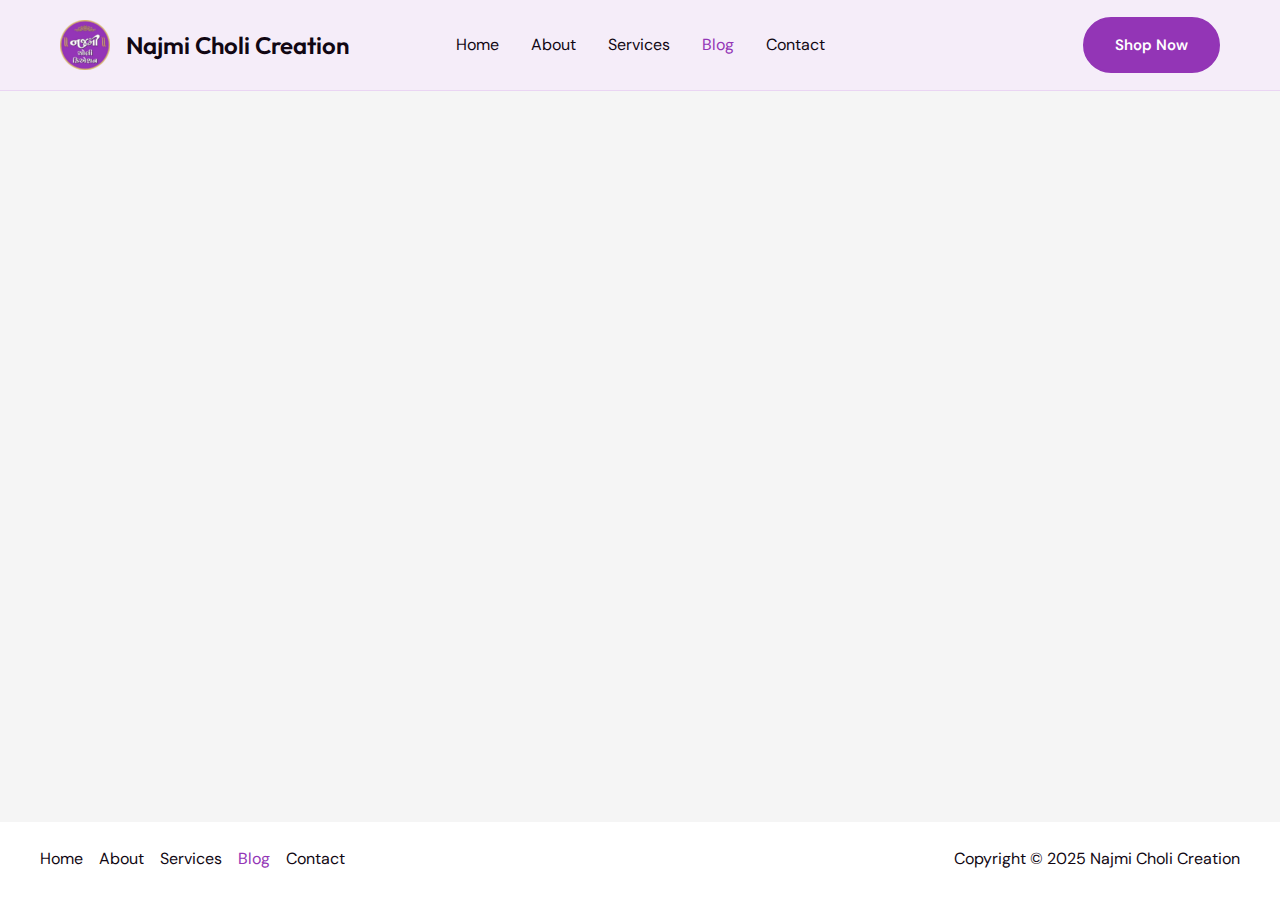
<file: blog/index.html>
<!DOCTYPE html>
<html lang="en-US">
<head>
<meta charset="UTF-8">
<meta name="viewport" content="width=device-width, initial-scale=1">
	<link rel="profile" href="https://gmpg.org/xfn/11"> 
	<title>Blog &#8211; Najmi Choli Creation</title>
<meta name="robots" content="max-image-preview:large">
	<style>img:is([sizes="auto" i], [sizes^="auto," i]) { contain-intrinsic-size: 3000px 1500px }</style>
	<link rel="dns-prefetch" href="//fonts.googleapis.com">
<link rel="alternate" type="application/rss+xml" title="Najmi Choli Creation &raquo; Feed" href="/feed/">
<link rel="alternate" type="application/rss+xml" title="Najmi Choli Creation &raquo; Comments Feed" href="/comments/feed/">
<script>
window._wpemojiSettings = {"baseUrl":"https:\/\/s.w.org\/images\/core\/emoji\/15.0.3\/72x72\/","ext":".png","svgUrl":"https:\/\/s.w.org\/images\/core\/emoji\/15.0.3\/svg\/","svgExt":".svg","source":{"concatemoji":"\/wp-includes\/js\/wp-emoji-release.min.js?ver=6.7.1"}};
/*! This file is auto-generated */
!function(i,n){var o,s,e;function c(e){try{var t={supportTests:e,timestamp:(new Date).valueOf()};sessionStorage.setItem(o,JSON.stringify(t))}catch(e){}}function p(e,t,n){e.clearRect(0,0,e.canvas.width,e.canvas.height),e.fillText(t,0,0);var t=new Uint32Array(e.getImageData(0,0,e.canvas.width,e.canvas.height).data),r=(e.clearRect(0,0,e.canvas.width,e.canvas.height),e.fillText(n,0,0),new Uint32Array(e.getImageData(0,0,e.canvas.width,e.canvas.height).data));return t.every(function(e,t){return e===r[t]})}function u(e,t,n){switch(t){case"flag":return n(e,"🏳️‍⚧️","🏳️​⚧️")?!1:!n(e,"🇺🇳","🇺​🇳")&&!n(e,"🏴󠁧󠁢󠁥󠁮󠁧󠁿","🏴​󠁧​󠁢​󠁥​󠁮​󠁧​󠁿");case"emoji":return!n(e,"🐦‍⬛","🐦​⬛")}return!1}function f(e,t,n){var r="undefined"!=typeof WorkerGlobalScope&&self instanceof WorkerGlobalScope?new OffscreenCanvas(300,150):i.createElement("canvas"),a=r.getContext("2d",{willReadFrequently:!0}),o=(a.textBaseline="top",a.font="600 32px Arial",{});return e.forEach(function(e){o[e]=t(a,e,n)}),o}function t(e){var t=i.createElement("script");t.src=e,t.defer=!0,i.head.appendChild(t)}"undefined"!=typeof Promise&&(o="wpEmojiSettingsSupports",s=["flag","emoji"],n.supports={everything:!0,everythingExceptFlag:!0},e=new Promise(function(e){i.addEventListener("DOMContentLoaded",e,{once:!0})}),new Promise(function(t){var n=function(){try{var e=JSON.parse(sessionStorage.getItem(o));if("object"==typeof e&&"number"==typeof e.timestamp&&(new Date).valueOf()<e.timestamp+604800&&"object"==typeof e.supportTests)return e.supportTests}catch(e){}return null}();if(!n){if("undefined"!=typeof Worker&&"undefined"!=typeof OffscreenCanvas&&"undefined"!=typeof URL&&URL.createObjectURL&&"undefined"!=typeof Blob)try{var e="postMessage("+f.toString()+"("+[JSON.stringify(s),u.toString(),p.toString()].join(",")+"));",r=new Blob([e],{type:"text/javascript"}),a=new Worker(URL.createObjectURL(r),{name:"wpTestEmojiSupports"});return void(a.onmessage=function(e){c(n=e.data),a.terminate(),t(n)})}catch(e){}c(n=f(s,u,p))}t(n)}).then(function(e){for(var t in e)n.supports[t]=e[t],n.supports.everything=n.supports.everything&&n.supports[t],"flag"!==t&&(n.supports.everythingExceptFlag=n.supports.everythingExceptFlag&&n.supports[t]);n.supports.everythingExceptFlag=n.supports.everythingExceptFlag&&!n.supports.flag,n.DOMReady=!1,n.readyCallback=function(){n.DOMReady=!0}}).then(function(){return e}).then(function(){var e;n.supports.everything||(n.readyCallback(),(e=n.source||{}).concatemoji?t(e.concatemoji):e.wpemoji&&e.twemoji&&(t(e.twemoji),t(e.wpemoji)))}))}((window,document),window._wpemojiSettings);
</script>
		<style id="content-control-block-styles">@media (max-width: 640px) {
	.cc-hide-on-mobile {
		display: none !important;
	}
}
@media (min-width: 641px) and (max-width: 920px) {
	.cc-hide-on-tablet {
		display: none !important;
	}
}
@media (min-width: 921px) and (max-width: 1440px) {
	.cc-hide-on-desktop {
		display: none !important;
	}
}</style>
		<link rel="stylesheet" id="astra-theme-css-css" href="/wp-content/themes/astra/assets/css/minified/main.min.css?ver=4.8.10" media="all">
<style id="astra-theme-css-inline-css">:root{--ast-post-nav-space:0;--ast-container-default-xlg-padding:2.5em;--ast-container-default-lg-padding:2.5em;--ast-container-default-slg-padding:2em;--ast-container-default-md-padding:2.5em;--ast-container-default-sm-padding:2.5em;--ast-container-default-xs-padding:2.4em;--ast-container-default-xxs-padding:1.8em;--ast-code-block-background:#ECEFF3;--ast-comment-inputs-background:#F9FAFB;--ast-normal-container-width:1200px;--ast-narrow-container-width:750px;--ast-blog-title-font-weight:600;--ast-blog-meta-weight:600;--ast-global-color-primary:var(--ast-global-color-5);--ast-global-color-secondary:var(--ast-global-color-4);--ast-global-color-alternate-background:var(--ast-global-color-7);--ast-global-color-subtle-background:var(--ast-global-color-6);}html{font-size:100%;}a{color:var(--ast-global-color-0);}a:hover,a:focus{color:var(--ast-global-color-1);}body,button,input,select,textarea,.ast-button,.ast-custom-button{font-family:'DM Sans',sans-serif;font-weight:400;font-size:16px;font-size:1rem;line-height:var(--ast-body-line-height,1.65);}blockquote{color:var(--ast-global-color-3);}h1,.entry-content h1,h2,.entry-content h2,h3,.entry-content h3,h4,.entry-content h4,h5,.entry-content h5,h6,.entry-content h6,.site-title,.site-title a{font-family:'Outfit',sans-serif;font-weight:600;}.ast-site-identity .site-title a{color:var(--ast-global-color-2);}.site-title{font-size:24px;font-size:1.5rem;display:block;}.site-header .site-description{font-size:15px;font-size:0.9375rem;display:none;}.entry-title{font-size:24px;font-size:1.5rem;}.ast-blog-single-element.ast-taxonomy-container a{font-size:14px;font-size:0.875rem;}.ast-blog-meta-container{font-size:13px;font-size:0.8125rem;}.archive .ast-article-post .ast-article-inner,.blog .ast-article-post .ast-article-inner,.archive .ast-article-post .ast-article-inner:hover,.blog .ast-article-post .ast-article-inner:hover{border-top-left-radius:25px;border-top-right-radius:25px;border-bottom-right-radius:25px;border-bottom-left-radius:25px;overflow:hidden;}h1,.entry-content h1{font-size:54px;font-size:3.375rem;font-weight:600;font-family:'Outfit',sans-serif;line-height:1.2em;text-transform:capitalize;}h2,.entry-content h2{font-size:40px;font-size:2.5rem;font-weight:600;font-family:'Outfit',sans-serif;line-height:1.25em;text-transform:capitalize;}h3,.entry-content h3{font-size:28px;font-size:1.75rem;font-weight:600;font-family:'Outfit',sans-serif;line-height:1.3em;}h4,.entry-content h4{font-size:24px;font-size:1.5rem;line-height:1.3em;font-weight:600;font-family:'Outfit',sans-serif;}h5,.entry-content h5{font-size:20px;font-size:1.25rem;line-height:1.45em;font-weight:600;font-family:'Outfit',sans-serif;}h6,.entry-content h6{font-size:12px;font-size:0.75rem;line-height:1.6em;font-weight:600;font-family:'Outfit',sans-serif;}::selection{background-color:var(--ast-global-color-0);color:#ffffff;}body,h1,.entry-title a,.entry-content h1,h2,.entry-content h2,h3,.entry-content h3,h4,.entry-content h4,h5,.entry-content h5,h6,.entry-content h6{color:var(--ast-global-color-3);}.tagcloud a:hover,.tagcloud a:focus,.tagcloud a.current-item{color:#ffffff;border-color:var(--ast-global-color-0);background-color:var(--ast-global-color-0);}input:focus,input[type="text"]:focus,input[type="email"]:focus,input[type="url"]:focus,input[type="password"]:focus,input[type="reset"]:focus,input[type="search"]:focus,textarea:focus{border-color:var(--ast-global-color-0);}input[type="radio"]:checked,input[type=reset],input[type="checkbox"]:checked,input[type="checkbox"]:hover:checked,input[type="checkbox"]:focus:checked,input[type=range]::-webkit-slider-thumb{border-color:var(--ast-global-color-0);background-color:var(--ast-global-color-0);box-shadow:none;}.site-footer a:hover + .post-count,.site-footer a:focus + .post-count{background:var(--ast-global-color-0);border-color:var(--ast-global-color-0);}.single .nav-links .nav-previous,.single .nav-links .nav-next{color:var(--ast-global-color-0);}.entry-meta,.entry-meta *{line-height:1.45;color:var(--ast-global-color-0);font-weight:600;}.entry-meta a:not(.ast-button):hover,.entry-meta a:not(.ast-button):hover *,.entry-meta a:not(.ast-button):focus,.entry-meta a:not(.ast-button):focus *,.page-links > .page-link,.page-links .page-link:hover,.post-navigation a:hover{color:var(--ast-global-color-1);}#cat option,.secondary .calendar_wrap thead a,.secondary .calendar_wrap thead a:visited{color:var(--ast-global-color-0);}.secondary .calendar_wrap #today,.ast-progress-val span{background:var(--ast-global-color-0);}.secondary a:hover + .post-count,.secondary a:focus + .post-count{background:var(--ast-global-color-0);border-color:var(--ast-global-color-0);}.calendar_wrap #today > a{color:#ffffff;}.page-links .page-link,.single .post-navigation a{color:var(--ast-global-color-3);}.ast-search-menu-icon .search-form button.search-submit{padding:0 4px;}.ast-search-menu-icon form.search-form{padding-right:0;}.ast-search-menu-icon.slide-search input.search-field{width:0;}.ast-header-search .ast-search-menu-icon.ast-dropdown-active .search-form,.ast-header-search .ast-search-menu-icon.ast-dropdown-active .search-field:focus{transition:all 0.2s;}.search-form input.search-field:focus{outline:none;}.ast-search-menu-icon .search-form button.search-submit:focus,.ast-theme-transparent-header .ast-header-search .ast-dropdown-active .ast-icon,.ast-theme-transparent-header .ast-inline-search .search-field:focus .ast-icon{color:var(--ast-global-color-1);}.ast-header-search .slide-search .search-form{border:2px solid var(--ast-global-color-0);}.ast-header-search .slide-search .search-field{background-color:#fff;}.ast-archive-title{color:var(--ast-global-color-2);}.widget-title{font-size:22px;font-size:1.375rem;color:var(--ast-global-color-2);}.ast-single-post .entry-content a,.ast-comment-content a:not(.ast-comment-edit-reply-wrap a){text-decoration:underline;}.ast-single-post .elementor-button-wrapper .elementor-button,.ast-single-post .entry-content .uagb-tab a,.ast-single-post .entry-content .uagb-ifb-cta a,.ast-single-post .entry-content .uabb-module-content a,.ast-single-post .entry-content .uagb-post-grid a,.ast-single-post .entry-content .uagb-timeline a,.ast-single-post .entry-content .uagb-toc__wrap a,.ast-single-post .entry-content .uagb-taxomony-box a,.ast-single-post .entry-content .woocommerce a,.entry-content .wp-block-latest-posts > li > a,.ast-single-post .entry-content .wp-block-file__button,li.ast-post-filter-single,.ast-single-post .ast-comment-content .comment-reply-link,.ast-single-post .ast-comment-content .comment-edit-link{text-decoration:none;}.ast-search-menu-icon.slide-search a:focus-visible:focus-visible,.astra-search-icon:focus-visible,#close:focus-visible,a:focus-visible,.ast-menu-toggle:focus-visible,.site .skip-link:focus-visible,.wp-block-loginout input:focus-visible,.wp-block-search.wp-block-search__button-inside .wp-block-search__inside-wrapper,.ast-header-navigation-arrow:focus-visible,.woocommerce .wc-proceed-to-checkout > .checkout-button:focus-visible,.woocommerce .woocommerce-MyAccount-navigation ul li a:focus-visible,.ast-orders-table__row .ast-orders-table__cell:focus-visible,.woocommerce .woocommerce-order-details .order-again > .button:focus-visible,.woocommerce .woocommerce-message a.button.wc-forward:focus-visible,.woocommerce #minus_qty:focus-visible,.woocommerce #plus_qty:focus-visible,a#ast-apply-coupon:focus-visible,.woocommerce .woocommerce-info a:focus-visible,.woocommerce .astra-shop-summary-wrap a:focus-visible,.woocommerce a.wc-forward:focus-visible,#ast-apply-coupon:focus-visible,.woocommerce-js .woocommerce-mini-cart-item a.remove:focus-visible,#close:focus-visible,.button.search-submit:focus-visible,#search_submit:focus,.normal-search:focus-visible,.ast-header-account-wrap:focus-visible,.woocommerce .ast-on-card-button.ast-quick-view-trigger:focus{outline-style:dotted;outline-color:inherit;outline-width:thin;}input:focus,input[type="text"]:focus,input[type="email"]:focus,input[type="url"]:focus,input[type="password"]:focus,input[type="reset"]:focus,input[type="search"]:focus,input[type="number"]:focus,textarea:focus,.wp-block-search__input:focus,[data-section="section-header-mobile-trigger"] .ast-button-wrap .ast-mobile-menu-trigger-minimal:focus,.ast-mobile-popup-drawer.active .menu-toggle-close:focus,.woocommerce-ordering select.orderby:focus,#ast-scroll-top:focus,#coupon_code:focus,.woocommerce-page #comment:focus,.woocommerce #reviews #respond input#submit:focus,.woocommerce a.add_to_cart_button:focus,.woocommerce .button.single_add_to_cart_button:focus,.woocommerce .woocommerce-cart-form button:focus,.woocommerce .woocommerce-cart-form__cart-item .quantity .qty:focus,.woocommerce .woocommerce-billing-fields .woocommerce-billing-fields__field-wrapper .woocommerce-input-wrapper > .input-text:focus,.woocommerce #order_comments:focus,.woocommerce #place_order:focus,.woocommerce .woocommerce-address-fields .woocommerce-address-fields__field-wrapper .woocommerce-input-wrapper > .input-text:focus,.woocommerce .woocommerce-MyAccount-content form button:focus,.woocommerce .woocommerce-MyAccount-content .woocommerce-EditAccountForm .woocommerce-form-row .woocommerce-Input.input-text:focus,.woocommerce .ast-woocommerce-container .woocommerce-pagination ul.page-numbers li a:focus,body #content .woocommerce form .form-row .select2-container--default .select2-selection--single:focus,#ast-coupon-code:focus,.woocommerce.woocommerce-js .quantity input[type=number]:focus,.woocommerce-js .woocommerce-mini-cart-item .quantity input[type=number]:focus,.woocommerce p#ast-coupon-trigger:focus{border-style:dotted;border-color:inherit;border-width:thin;}input{outline:none;}.ast-logo-title-inline .site-logo-img{padding-right:1em;}.site-logo-img img{ transition:all 0.2s linear;}body .ast-oembed-container *{position:absolute;top:0;width:100%;height:100%;left:0;}body .wp-block-embed-pocket-casts .ast-oembed-container *{position:unset;}.ast-single-post-featured-section + article {margin-top: 2em;}.site-content .ast-single-post-featured-section img {width: 100%;overflow: hidden;object-fit: cover;}.ast-separate-container .site-content .ast-single-post-featured-section + article {margin-top: -80px;z-index: 9;position: relative;border-radius: 4px;}@media (min-width: 922px) {.ast-no-sidebar .site-content .ast-article-image-container--wide {margin-left: -120px;margin-right: -120px;max-width: unset;width: unset;}.ast-left-sidebar .site-content .ast-article-image-container--wide,.ast-right-sidebar .site-content .ast-article-image-container--wide {margin-left: -10px;margin-right: -10px;}.site-content .ast-article-image-container--full {margin-left: calc( -50vw + 50%);margin-right: calc( -50vw + 50%);max-width: 100vw;width: 100vw;}.ast-left-sidebar .site-content .ast-article-image-container--full,.ast-right-sidebar .site-content .ast-article-image-container--full {margin-left: -10px;margin-right: -10px;max-width: inherit;width: auto;}}.site > .ast-single-related-posts-container {margin-top: 0;}@media (min-width: 922px) {.ast-desktop .ast-container--narrow {max-width: var(--ast-narrow-container-width);margin: 0 auto;}}input[type="text"],input[type="number"],input[type="email"],input[type="url"],input[type="password"],input[type="search"],input[type=reset],input[type=tel],input[type=date],select,textarea{font-size:16px;font-style:normal;font-weight:400;line-height:24px;width:100%;padding:12px 16px;border-radius:4px;box-shadow:0px 1px 2px 0px rgba(0,0,0,0.05);color:var(--ast-form-input-text,#475569);}input[type="text"],input[type="number"],input[type="email"],input[type="url"],input[type="password"],input[type="search"],input[type=reset],input[type=tel],input[type=date],select{height:40px;}input[type="date"]{border-width:1px;border-style:solid;border-color:var(--ast-border-color);}input[type="text"]:focus,input[type="number"]:focus,input[type="email"]:focus,input[type="url"]:focus,input[type="password"]:focus,input[type="search"]:focus,input[type=reset]:focus,input[type="tel"]:focus,input[type="date"]:focus,select:focus,textarea:focus{border-color:#046BD2;box-shadow:none;outline:none;color:var(--ast-form-input-focus-text,#475569);}label,legend{color:#111827;font-size:14px;font-style:normal;font-weight:500;line-height:20px;}select{padding:6px 10px;}fieldset{padding:30px;border-radius:4px;}button,.ast-button,.button,input[type="button"],input[type="reset"],input[type="submit"]{border-radius:4px;box-shadow:0px 1px 2px 0px rgba(0,0,0,0.05);}:root{--ast-comment-inputs-background:#FFF;}::placeholder{color:var(--ast-form-field-color,#9CA3AF);}::-ms-input-placeholder{color:var(--ast-form-field-color,#9CA3AF);}@media (max-width:921.9px){#ast-desktop-header{display:none;}}@media (min-width:922px){#ast-mobile-header{display:none;}}.wp-block-buttons.aligncenter{justify-content:center;}@media (max-width:921px){.ast-separate-container #primary,.ast-narrow-container #primary{padding-top:0px;}}@media (max-width:544px){.ast-separate-container #primary,.ast-narrow-container #primary{padding-top:0px;}}@media (max-width:921px){.ast-separate-container #primary,.ast-narrow-container #primary{padding-bottom:0px;}}@media (max-width:544px){.ast-separate-container #primary,.ast-narrow-container #primary{padding-bottom:0px;}}.wp-block-button.is-style-outline .wp-block-button__link{border-color:var(--ast-global-color-0);border-top-width:2px;border-right-width:2px;border-bottom-width:2px;border-left-width:2px;}div.wp-block-button.is-style-outline > .wp-block-button__link:not(.has-text-color),div.wp-block-button.wp-block-button__link.is-style-outline:not(.has-text-color){color:var(--ast-global-color-0);}.wp-block-button.is-style-outline .wp-block-button__link:hover,.wp-block-buttons .wp-block-button.is-style-outline .wp-block-button__link:focus,.wp-block-buttons .wp-block-button.is-style-outline > .wp-block-button__link:not(.has-text-color):hover,.wp-block-buttons .wp-block-button.wp-block-button__link.is-style-outline:not(.has-text-color):hover{color:#ffffff;background-color:var(--ast-global-color-1);border-color:var(--ast-global-color-1);}.post-page-numbers.current .page-link,.ast-pagination .page-numbers.current{color:#ffffff;border-color:var(--ast-global-color-0);background-color:var(--ast-global-color-0);}.wp-block-button.is-style-outline .wp-block-button__link{border-top-width:2px;border-right-width:2px;border-bottom-width:2px;border-left-width:2px;}.wp-block-buttons .wp-block-button.is-style-outline .wp-block-button__link.wp-element-button,.ast-outline-button,.wp-block-uagb-buttons-child .uagb-buttons-repeater.ast-outline-button{border-color:var(--ast-global-color-0);border-top-width:2px;border-right-width:2px;border-bottom-width:2px;border-left-width:2px;font-family:inherit;font-weight:600;font-size:15px;font-size:0.9375rem;line-height:1.6em;text-transform:capitalize;padding-top:14px;padding-right:30px;padding-bottom:14px;padding-left:30px;border-top-left-radius:50px;border-top-right-radius:50px;border-bottom-right-radius:50px;border-bottom-left-radius:50px;}.wp-block-buttons .wp-block-button.is-style-outline > .wp-block-button__link:not(.has-text-color),.wp-block-buttons .wp-block-button.wp-block-button__link.is-style-outline:not(.has-text-color),.ast-outline-button{color:var(--ast-global-color-0);}.wp-block-button.is-style-outline .wp-block-button__link:hover,.wp-block-buttons .wp-block-button.is-style-outline .wp-block-button__link:focus,.wp-block-buttons .wp-block-button.is-style-outline > .wp-block-button__link:not(.has-text-color):hover,.wp-block-buttons .wp-block-button.wp-block-button__link.is-style-outline:not(.has-text-color):hover,.ast-outline-button:hover,.ast-outline-button:focus,.wp-block-uagb-buttons-child .uagb-buttons-repeater.ast-outline-button:hover,.wp-block-uagb-buttons-child .uagb-buttons-repeater.ast-outline-button:focus{color:#ffffff;background-color:var(--ast-global-color-1);border-color:var(--ast-global-color-1);}.ast-single-post .entry-content a.ast-outline-button,.ast-single-post .entry-content .is-style-outline>.wp-block-button__link{text-decoration:none;}.wp-block-button .wp-block-button__link.wp-element-button.is-style-outline:not(.has-background),.wp-block-button.is-style-outline>.wp-block-button__link.wp-element-button:not(.has-background),.ast-outline-button{background-color:rgba(0,0,0,0);}.uagb-buttons-repeater.ast-outline-button{border-radius:9999px;}@media (max-width:921px){.wp-block-buttons .wp-block-button.is-style-outline .wp-block-button__link.wp-element-button,.ast-outline-button,.wp-block-uagb-buttons-child .uagb-buttons-repeater.ast-outline-button{font-size:15px;font-size:0.9375rem;padding-top:14px;padding-right:30px;padding-bottom:14px;padding-left:30px;border-top-left-radius:50px;border-top-right-radius:50px;border-bottom-right-radius:50px;border-bottom-left-radius:50px;}}@media (max-width:544px){.wp-block-buttons .wp-block-button.is-style-outline .wp-block-button__link.wp-element-button,.ast-outline-button,.wp-block-uagb-buttons-child .uagb-buttons-repeater.ast-outline-button{font-size:15px;font-size:0.9375rem;padding-top:14px;padding-right:28px;padding-bottom:14px;padding-left:28px;}}.entry-content[data-ast-blocks-layout] > figure{margin-bottom:1em;}h1.widget-title{font-weight:600;}h2.widget-title{font-weight:600;}h3.widget-title{font-weight:600;}#page{display:flex;flex-direction:column;min-height:100vh;}.ast-404-layout-1 h1.page-title{color:var(--ast-global-color-2);}.single .post-navigation a{line-height:1em;height:inherit;}.error-404 .page-sub-title{font-size:1.5rem;font-weight:inherit;}.search .site-content .content-area .search-form{margin-bottom:0;}#page .site-content{flex-grow:1;}.widget{margin-bottom:1.25em;}#secondary li{line-height:1.5em;}#secondary .wp-block-group h2{margin-bottom:0.7em;}#secondary h2{font-size:1.7rem;}.ast-separate-container .ast-article-post,.ast-separate-container .ast-article-single,.ast-separate-container .comment-respond{padding:3em;}.ast-separate-container .ast-article-single .ast-article-single{padding:0;}.ast-article-single .wp-block-post-template-is-layout-grid{padding-left:0;}.ast-separate-container .comments-title,.ast-narrow-container .comments-title{padding:1.5em 2em;}.ast-page-builder-template .comment-form-textarea,.ast-comment-formwrap .ast-grid-common-col{padding:0;}.ast-comment-formwrap{padding:0;display:inline-flex;column-gap:20px;width:100%;margin-left:0;margin-right:0;}.comments-area textarea#comment:focus,.comments-area textarea#comment:active,.comments-area .ast-comment-formwrap input[type="text"]:focus,.comments-area .ast-comment-formwrap input[type="text"]:active {box-shadow:none;outline:none;}.archive.ast-page-builder-template .entry-header{margin-top:2em;}.ast-page-builder-template .ast-comment-formwrap{width:100%;}.entry-title{margin-bottom:0.6em;}.ast-archive-description p{font-size:inherit;font-weight:inherit;line-height:inherit;}.ast-separate-container .ast-comment-list li.depth-1,.hentry{margin-bottom:1.5em;}.site-content section.ast-archive-description{margin-bottom:2em;}@media (min-width:921px){.ast-left-sidebar.ast-page-builder-template #secondary,.archive.ast-right-sidebar.ast-page-builder-template .site-main{padding-left:20px;padding-right:20px;}}@media (max-width:544px){.ast-comment-formwrap.ast-row{column-gap:10px;display:inline-block;}#ast-commentform .ast-grid-common-col{position:relative;width:100%;}}@media (min-width:1201px){.ast-separate-container .ast-article-post,.ast-separate-container .ast-article-single,.ast-separate-container .ast-author-box,.ast-separate-container .ast-404-layout-1,.ast-separate-container .no-results{padding:3em;}}@media (max-width:921px){.ast-separate-container #primary,.ast-separate-container #secondary{padding:1.5em 0;}#primary,#secondary{padding:1.5em 0;margin:0;}.ast-left-sidebar #content > .ast-container{display:flex;flex-direction:column-reverse;width:100%;}}@media (min-width:922px){.ast-separate-container.ast-right-sidebar #primary,.ast-separate-container.ast-left-sidebar #primary{border:0;}.search-no-results.ast-separate-container #primary{margin-bottom:4em;}}.wp-block-button .wp-block-button__link{color:#ffffff;}.wp-block-button .wp-block-button__link:hover,.wp-block-button .wp-block-button__link:focus{color:#ffffff;background-color:var(--ast-global-color-1);border-color:var(--ast-global-color-1);}.wp-block-button .wp-block-button__link,.wp-block-search .wp-block-search__button,body .wp-block-file .wp-block-file__button{border-style:solid;border-top-width:2px;border-right-width:2px;border-left-width:2px;border-bottom-width:2px;border-color:var(--ast-global-color-0);background-color:var(--ast-global-color-0);color:#ffffff;font-family:inherit;font-weight:600;line-height:1.6em;text-transform:capitalize;font-size:15px;font-size:0.9375rem;border-top-left-radius:50px;border-top-right-radius:50px;border-bottom-right-radius:50px;border-bottom-left-radius:50px;padding-top:14px;padding-right:30px;padding-bottom:14px;padding-left:30px;}.ast-single-post .entry-content .wp-block-button .wp-block-button__link,.ast-single-post .entry-content .wp-block-search .wp-block-search__button,body .entry-content .wp-block-file .wp-block-file__button{text-decoration:none;}@media (max-width:921px){.wp-block-button .wp-block-button__link,.wp-block-search .wp-block-search__button,body .wp-block-file .wp-block-file__button{font-size:15px;font-size:0.9375rem;padding-top:14px;padding-right:30px;padding-bottom:14px;padding-left:30px;border-top-left-radius:50px;border-top-right-radius:50px;border-bottom-right-radius:50px;border-bottom-left-radius:50px;}}@media (max-width:544px){.wp-block-button .wp-block-button__link,.wp-block-search .wp-block-search__button,body .wp-block-file .wp-block-file__button{font-size:15px;font-size:0.9375rem;padding-top:14px;padding-right:28px;padding-bottom:14px;padding-left:28px;}}.menu-toggle,button,.ast-button,.ast-custom-button,.button,input#submit,input[type="button"],input[type="submit"],input[type="reset"],#comments .submit,.search .search-submit,form[CLASS*="wp-block-search__"].wp-block-search .wp-block-search__inside-wrapper .wp-block-search__button,body .wp-block-file .wp-block-file__button,.search .search-submit,.woocommerce-js a.button,.woocommerce button.button,.woocommerce .woocommerce-message a.button,.woocommerce #respond input#submit.alt,.woocommerce input.button.alt,.woocommerce input.button,.woocommerce input.button:disabled,.woocommerce input.button:disabled[disabled],.woocommerce input.button:disabled:hover,.woocommerce input.button:disabled[disabled]:hover,.woocommerce #respond input#submit,.woocommerce button.button.alt.disabled,.wc-block-grid__products .wc-block-grid__product .wp-block-button__link,.wc-block-grid__product-onsale,[CLASS*="wc-block"] button,.woocommerce-js .astra-cart-drawer .astra-cart-drawer-content .woocommerce-mini-cart__buttons .button:not(.checkout):not(.ast-continue-shopping),.woocommerce-js .astra-cart-drawer .astra-cart-drawer-content .woocommerce-mini-cart__buttons a.checkout,.woocommerce button.button.alt.disabled.wc-variation-selection-needed,[CLASS*="wc-block"] .wc-block-components-button{border-style:solid;border-top-width:2px;border-right-width:2px;border-left-width:2px;border-bottom-width:2px;color:#ffffff;border-color:var(--ast-global-color-0);background-color:var(--ast-global-color-0);padding-top:14px;padding-right:30px;padding-bottom:14px;padding-left:30px;font-family:inherit;font-weight:600;font-size:15px;font-size:0.9375rem;line-height:1.6em;text-transform:capitalize;border-top-left-radius:50px;border-top-right-radius:50px;border-bottom-right-radius:50px;border-bottom-left-radius:50px;}button:focus,.menu-toggle:hover,button:hover,.ast-button:hover,.ast-custom-button:hover .button:hover,.ast-custom-button:hover ,input[type=reset]:hover,input[type=reset]:focus,input#submit:hover,input#submit:focus,input[type="button"]:hover,input[type="button"]:focus,input[type="submit"]:hover,input[type="submit"]:focus,form[CLASS*="wp-block-search__"].wp-block-search .wp-block-search__inside-wrapper .wp-block-search__button:hover,form[CLASS*="wp-block-search__"].wp-block-search .wp-block-search__inside-wrapper .wp-block-search__button:focus,body .wp-block-file .wp-block-file__button:hover,body .wp-block-file .wp-block-file__button:focus,.woocommerce-js a.button:hover,.woocommerce button.button:hover,.woocommerce .woocommerce-message a.button:hover,.woocommerce #respond input#submit:hover,.woocommerce #respond input#submit.alt:hover,.woocommerce input.button.alt:hover,.woocommerce input.button:hover,.woocommerce button.button.alt.disabled:hover,.wc-block-grid__products .wc-block-grid__product .wp-block-button__link:hover,[CLASS*="wc-block"] button:hover,.woocommerce-js .astra-cart-drawer .astra-cart-drawer-content .woocommerce-mini-cart__buttons .button:not(.checkout):not(.ast-continue-shopping):hover,.woocommerce-js .astra-cart-drawer .astra-cart-drawer-content .woocommerce-mini-cart__buttons a.checkout:hover,.woocommerce button.button.alt.disabled.wc-variation-selection-needed:hover,[CLASS*="wc-block"] .wc-block-components-button:hover,[CLASS*="wc-block"] .wc-block-components-button:focus{color:#ffffff;background-color:var(--ast-global-color-1);border-color:var(--ast-global-color-1);}form[CLASS*="wp-block-search__"].wp-block-search .wp-block-search__inside-wrapper .wp-block-search__button.has-icon{padding-top:calc(14px - 3px);padding-right:calc(30px - 3px);padding-bottom:calc(14px - 3px);padding-left:calc(30px - 3px);}@media (max-width:921px){.menu-toggle,button,.ast-button,.ast-custom-button,.button,input#submit,input[type="button"],input[type="submit"],input[type="reset"],#comments .submit,.search .search-submit,form[CLASS*="wp-block-search__"].wp-block-search .wp-block-search__inside-wrapper .wp-block-search__button,body .wp-block-file .wp-block-file__button,.search .search-submit,.woocommerce-js a.button,.woocommerce button.button,.woocommerce .woocommerce-message a.button,.woocommerce #respond input#submit.alt,.woocommerce input.button.alt,.woocommerce input.button,.woocommerce input.button:disabled,.woocommerce input.button:disabled[disabled],.woocommerce input.button:disabled:hover,.woocommerce input.button:disabled[disabled]:hover,.woocommerce #respond input#submit,.woocommerce button.button.alt.disabled,.wc-block-grid__products .wc-block-grid__product .wp-block-button__link,.wc-block-grid__product-onsale,[CLASS*="wc-block"] button,.woocommerce-js .astra-cart-drawer .astra-cart-drawer-content .woocommerce-mini-cart__buttons .button:not(.checkout):not(.ast-continue-shopping),.woocommerce-js .astra-cart-drawer .astra-cart-drawer-content .woocommerce-mini-cart__buttons a.checkout,.woocommerce button.button.alt.disabled.wc-variation-selection-needed,[CLASS*="wc-block"] .wc-block-components-button{padding-top:14px;padding-right:30px;padding-bottom:14px;padding-left:30px;font-size:15px;font-size:0.9375rem;border-top-left-radius:50px;border-top-right-radius:50px;border-bottom-right-radius:50px;border-bottom-left-radius:50px;}}@media (max-width:544px){.menu-toggle,button,.ast-button,.ast-custom-button,.button,input#submit,input[type="button"],input[type="submit"],input[type="reset"],#comments .submit,.search .search-submit,form[CLASS*="wp-block-search__"].wp-block-search .wp-block-search__inside-wrapper .wp-block-search__button,body .wp-block-file .wp-block-file__button,.search .search-submit,.woocommerce-js a.button,.woocommerce button.button,.woocommerce .woocommerce-message a.button,.woocommerce #respond input#submit.alt,.woocommerce input.button.alt,.woocommerce input.button,.woocommerce input.button:disabled,.woocommerce input.button:disabled[disabled],.woocommerce input.button:disabled:hover,.woocommerce input.button:disabled[disabled]:hover,.woocommerce #respond input#submit,.woocommerce button.button.alt.disabled,.wc-block-grid__products .wc-block-grid__product .wp-block-button__link,.wc-block-grid__product-onsale,[CLASS*="wc-block"] button,.woocommerce-js .astra-cart-drawer .astra-cart-drawer-content .woocommerce-mini-cart__buttons .button:not(.checkout):not(.ast-continue-shopping),.woocommerce-js .astra-cart-drawer .astra-cart-drawer-content .woocommerce-mini-cart__buttons a.checkout,.woocommerce button.button.alt.disabled.wc-variation-selection-needed,[CLASS*="wc-block"] .wc-block-components-button{padding-top:14px;padding-right:28px;padding-bottom:14px;padding-left:28px;font-size:15px;font-size:0.9375rem;}}@media (max-width:921px){.menu-toggle,button,.ast-button,.button,input#submit,input[type="button"],input[type="submit"],input[type="reset"]{font-size:15px;font-size:0.9375rem;}.ast-mobile-header-stack .main-header-bar .ast-search-menu-icon{display:inline-block;}.ast-header-break-point.ast-header-custom-item-outside .ast-mobile-header-stack .main-header-bar .ast-search-icon{margin:0;}.ast-comment-avatar-wrap img{max-width:2.5em;}.ast-comment-meta{padding:0 1.8888em 1.3333em;}}@media (min-width:544px){.ast-container{max-width:100%;}}@media (max-width:544px){.ast-separate-container .ast-article-post,.ast-separate-container .ast-article-single,.ast-separate-container .comments-title,.ast-separate-container .ast-archive-description{padding:1.5em 1em;}.ast-separate-container #content .ast-container{padding-left:0.54em;padding-right:0.54em;}.ast-separate-container .ast-comment-list .bypostauthor{padding:.5em;}.ast-search-menu-icon.ast-dropdown-active .search-field{width:170px;}.menu-toggle,button,.ast-button,.button,input#submit,input[type="button"],input[type="submit"],input[type="reset"]{font-size:15px;font-size:0.9375rem;}} #ast-mobile-header .ast-site-header-cart-li a{pointer-events:none;}@media (max-width:921px){.site-title{font-size:22px;font-size:1.375rem;display:block;}.site-header .site-description{display:none;}.entry-title{font-size:22px;font-size:1.375rem;}h1,.entry-content h1{font-size:40px;}h2,.entry-content h2{font-size:28px;}h3,.entry-content h3{font-size:24px;}h4,.entry-content h4{font-size:20px;font-size:1.25rem;}h5,.entry-content h5{font-size:18px;font-size:1.125rem;}}@media (max-width:544px){.site-title{font-size:20px;font-size:1.25rem;display:block;}.site-header .site-description{display:none;}.entry-title{font-size:18px;font-size:1.125rem;}h1,.entry-content h1{font-size:30px;}h2,.entry-content h2{font-size:24px;}h3,.entry-content h3{font-size:20px;}h4,.entry-content h4{font-size:18px;font-size:1.125rem;}h5,.entry-content h5{font-size:16px;font-size:1rem;}}@media (max-width:921px){html{font-size:91.2%;}}@media (max-width:544px){html{font-size:91.2%;}}@media (min-width:922px){.ast-container{max-width:1240px;}}@media (min-width:922px){.site-content .ast-container{display:flex;}}@media (max-width:921px){.site-content .ast-container{flex-direction:column;}}.ast-blog-layout-4-grid .ast-article-post{width:33.33%;margin-bottom:2em;border-bottom:0;background-color:transparent;}.ast-blog-layout-4-grid .ast-article-inner .wp-post-image{width:100%;}.ast-article-inner{padding:1.5em;}.ast-blog-layout-4-grid .ast-row{display:flex;flex-wrap:wrap;flex-flow:row wrap;align-items:stretch;}.ast-separate-container .ast-blog-layout-4-grid .ast-article-post{padding:0 1em 0;}.ast-separate-container.ast-desktop .ast-blog-layout-4-grid .ast-row{margin-left:-1em;margin-right:-1em;}.ast-blog-layout-4-grid .ast-article-inner{box-shadow:0px 6px 15px -2px rgba(16,24,40,0.05);}.ast-separate-container .ast-blog-layout-4-grid .ast-article-inner,.ast-plain-container .ast-blog-layout-4-grid .ast-article-inner{height:100%;}.ast-row .blog-layout-4 .post-content,.blog-layout-4 .post-thumb{padding-left:0;padding-right:0;}.ast-article-post.remove-featured-img-padding .blog-layout-4 .post-content .ast-blog-featured-section:first-child .post-thumb-img-content{margin-top:-1.5em;}.ast-article-post.remove-featured-img-padding .blog-layout-4 .post-content .ast-blog-featured-section .post-thumb-img-content{margin-left:-1.5em;margin-right:-1.5em;}@media (max-width:921px){.ast-blog-layout-4-grid .ast-article-post{width:100%;}}.ast-blog-layout-6-grid .ast-blog-featured-section:before {content: "";}.ast-article-post .post-thumb-img-content img{aspect-ratio:4/3;width:100%;}.ast-article-post .post-thumb-img-content img{object-fit:cover;}.ast-article-post .post-thumb-img-content{overflow:hidden;}.ast-article-post .post-thumb-img-content img{transform:scale(1);transition:transform .5s ease;}.ast-article-post:hover .post-thumb-img-content img{transform:scale(1.1);}.cat-links.badge a,.tags-links.badge a {padding: 4px 8px;border-radius: 3px;font-weight: 400;}.cat-links.underline a,.tags-links.underline a{text-decoration: underline;}@media (min-width:922px){.main-header-menu .sub-menu .menu-item.ast-left-align-sub-menu:hover > .sub-menu,.main-header-menu .sub-menu .menu-item.ast-left-align-sub-menu.focus > .sub-menu{margin-left:-0px;}}.entry-content li > p{margin-bottom:0;}.site .comments-area{padding-bottom:2em;margin-top:2em;}.wp-block-file {display: flex;align-items: center;flex-wrap: wrap;justify-content: space-between;}.wp-block-pullquote {border: none;}.wp-block-pullquote blockquote::before {content: "\201D";font-family: "Helvetica",sans-serif;display: flex;transform: rotate( 180deg );font-size: 6rem;font-style: normal;line-height: 1;font-weight: bold;align-items: center;justify-content: center;}.has-text-align-right > blockquote::before {justify-content: flex-start;}.has-text-align-left > blockquote::before {justify-content: flex-end;}figure.wp-block-pullquote.is-style-solid-color blockquote {max-width: 100%;text-align: inherit;}:root {--wp--custom--ast-default-block-top-padding: 100px;--wp--custom--ast-default-block-right-padding: 80px;--wp--custom--ast-default-block-bottom-padding: 100px;--wp--custom--ast-default-block-left-padding: 80px;--wp--custom--ast-container-width: 1200px;--wp--custom--ast-content-width-size: 1200px;--wp--custom--ast-wide-width-size: calc(1200px + var(--wp--custom--ast-default-block-left-padding) + var(--wp--custom--ast-default-block-right-padding));}.ast-narrow-container {--wp--custom--ast-content-width-size: 750px;--wp--custom--ast-wide-width-size: 750px;}@media(max-width: 921px) {:root {--wp--custom--ast-default-block-top-padding: 50px;--wp--custom--ast-default-block-right-padding: 50px;--wp--custom--ast-default-block-bottom-padding: 50px;--wp--custom--ast-default-block-left-padding: 50px;}}@media(max-width: 544px) {:root {--wp--custom--ast-default-block-top-padding: 50px;--wp--custom--ast-default-block-right-padding: 30px;--wp--custom--ast-default-block-bottom-padding: 50px;--wp--custom--ast-default-block-left-padding: 30px;}}.entry-content > .wp-block-group,.entry-content > .wp-block-cover,.entry-content > .wp-block-columns {padding-top: var(--wp--custom--ast-default-block-top-padding);padding-right: var(--wp--custom--ast-default-block-right-padding);padding-bottom: var(--wp--custom--ast-default-block-bottom-padding);padding-left: var(--wp--custom--ast-default-block-left-padding);}.ast-plain-container.ast-no-sidebar .entry-content > .alignfull,.ast-page-builder-template .ast-no-sidebar .entry-content > .alignfull {margin-left: calc( -50vw + 50%);margin-right: calc( -50vw + 50%);max-width: 100vw;width: 100vw;}.ast-plain-container.ast-no-sidebar .entry-content .alignfull .alignfull,.ast-page-builder-template.ast-no-sidebar .entry-content .alignfull .alignfull,.ast-plain-container.ast-no-sidebar .entry-content .alignfull .alignwide,.ast-page-builder-template.ast-no-sidebar .entry-content .alignfull .alignwide,.ast-plain-container.ast-no-sidebar .entry-content .alignwide .alignfull,.ast-page-builder-template.ast-no-sidebar .entry-content .alignwide .alignfull,.ast-plain-container.ast-no-sidebar .entry-content .alignwide .alignwide,.ast-page-builder-template.ast-no-sidebar .entry-content .alignwide .alignwide,.ast-plain-container.ast-no-sidebar .entry-content .wp-block-column .alignfull,.ast-page-builder-template.ast-no-sidebar .entry-content .wp-block-column .alignfull,.ast-plain-container.ast-no-sidebar .entry-content .wp-block-column .alignwide,.ast-page-builder-template.ast-no-sidebar .entry-content .wp-block-column .alignwide {margin-left: auto;margin-right: auto;width: 100%;}[data-ast-blocks-layout] .wp-block-separator:not(.is-style-dots) {height: 0;}[data-ast-blocks-layout] .wp-block-separator {margin: 20px auto;}[data-ast-blocks-layout] .wp-block-separator:not(.is-style-wide):not(.is-style-dots) {max-width: 100px;}[data-ast-blocks-layout] .wp-block-separator.has-background {padding: 0;}.entry-content[data-ast-blocks-layout] > * {max-width: var(--wp--custom--ast-content-width-size);margin-left: auto;margin-right: auto;}.entry-content[data-ast-blocks-layout] > .alignwide {max-width: var(--wp--custom--ast-wide-width-size);}.entry-content[data-ast-blocks-layout] .alignfull {max-width: none;}.entry-content .wp-block-columns {margin-bottom: 0;}blockquote {margin: 1.5em;border-color: rgba(0,0,0,0.05);}.wp-block-quote:not(.has-text-align-right):not(.has-text-align-center) {border-left: 5px solid rgba(0,0,0,0.05);}.has-text-align-right > blockquote,blockquote.has-text-align-right {border-right: 5px solid rgba(0,0,0,0.05);}.has-text-align-left > blockquote,blockquote.has-text-align-left {border-left: 5px solid rgba(0,0,0,0.05);}.wp-block-site-tagline,.wp-block-latest-posts .read-more {margin-top: 15px;}.wp-block-loginout p label {display: block;}.wp-block-loginout p:not(.login-remember):not(.login-submit) input {width: 100%;}.wp-block-loginout input:focus {border-color: transparent;}.wp-block-loginout input:focus {outline: thin dotted;}.entry-content .wp-block-media-text .wp-block-media-text__content {padding: 0 0 0 8%;}.entry-content .wp-block-media-text.has-media-on-the-right .wp-block-media-text__content {padding: 0 8% 0 0;}.entry-content .wp-block-media-text.has-background .wp-block-media-text__content {padding: 8%;}.entry-content .wp-block-cover:not([class*="background-color"]):not(.has-text-color.has-link-color) .wp-block-cover__inner-container,.entry-content .wp-block-cover:not([class*="background-color"]) .wp-block-cover-image-text,.entry-content .wp-block-cover:not([class*="background-color"]) .wp-block-cover-text,.entry-content .wp-block-cover-image:not([class*="background-color"]) .wp-block-cover__inner-container,.entry-content .wp-block-cover-image:not([class*="background-color"]) .wp-block-cover-image-text,.entry-content .wp-block-cover-image:not([class*="background-color"]) .wp-block-cover-text {color: var(--ast-global-color-primary,var(--ast-global-color-5));}.wp-block-loginout .login-remember input {width: 1.1rem;height: 1.1rem;margin: 0 5px 4px 0;vertical-align: middle;}.wp-block-latest-posts > li > *:first-child,.wp-block-latest-posts:not(.is-grid) > li:first-child {margin-top: 0;}.entry-content > .wp-block-buttons,.entry-content > .wp-block-uagb-buttons {margin-bottom: 1.5em;}.wp-block-search__inside-wrapper .wp-block-search__input {padding: 0 10px;color: var(--ast-global-color-3);background: var(--ast-global-color-primary,var(--ast-global-color-5));border-color: var(--ast-border-color);}.wp-block-latest-posts .read-more {margin-bottom: 1.5em;}.wp-block-search__no-button .wp-block-search__inside-wrapper .wp-block-search__input {padding-top: 5px;padding-bottom: 5px;}.wp-block-latest-posts .wp-block-latest-posts__post-date,.wp-block-latest-posts .wp-block-latest-posts__post-author {font-size: 1rem;}.wp-block-latest-posts > li > *,.wp-block-latest-posts:not(.is-grid) > li {margin-top: 12px;margin-bottom: 12px;}.ast-page-builder-template .entry-content[data-ast-blocks-layout] > *,.ast-page-builder-template .entry-content[data-ast-blocks-layout] > .alignfull:not(.wp-block-group):not(.uagb-is-root-container) > * {max-width: none;}.ast-page-builder-template .entry-content[data-ast-blocks-layout] > .alignwide:not(.uagb-is-root-container) > * {max-width: var(--wp--custom--ast-wide-width-size);}.ast-page-builder-template .entry-content[data-ast-blocks-layout] > .inherit-container-width > *,.ast-page-builder-template .entry-content[data-ast-blocks-layout] > *:not(.wp-block-group):not(.uagb-is-root-container) > *,.entry-content[data-ast-blocks-layout] > .wp-block-cover .wp-block-cover__inner-container {max-width: var(--wp--custom--ast-content-width-size) ;margin-left: auto;margin-right: auto;}.entry-content[data-ast-blocks-layout] .wp-block-cover:not(.alignleft):not(.alignright) {width: auto;}@media(max-width: 1200px) {.ast-separate-container .entry-content > .alignfull,.ast-separate-container .entry-content[data-ast-blocks-layout] > .alignwide,.ast-plain-container .entry-content[data-ast-blocks-layout] > .alignwide,.ast-plain-container .entry-content .alignfull {margin-left: calc(-1 * min(var(--ast-container-default-xlg-padding),20px)) ;margin-right: calc(-1 * min(var(--ast-container-default-xlg-padding),20px));}}@media(min-width: 1201px) {.ast-separate-container .entry-content > .alignfull {margin-left: calc(-1 * var(--ast-container-default-xlg-padding) );margin-right: calc(-1 * var(--ast-container-default-xlg-padding) );}.ast-separate-container .entry-content[data-ast-blocks-layout] > .alignwide,.ast-plain-container .entry-content[data-ast-blocks-layout] > .alignwide {margin-left: calc(-1 * var(--wp--custom--ast-default-block-left-padding) );margin-right: calc(-1 * var(--wp--custom--ast-default-block-right-padding) );}}@media(min-width: 921px) {.ast-separate-container .entry-content .wp-block-group.alignwide:not(.inherit-container-width) > :where(:not(.alignleft):not(.alignright)),.ast-plain-container .entry-content .wp-block-group.alignwide:not(.inherit-container-width) > :where(:not(.alignleft):not(.alignright)) {max-width: calc( var(--wp--custom--ast-content-width-size) + 80px );}.ast-plain-container.ast-right-sidebar .entry-content[data-ast-blocks-layout] .alignfull,.ast-plain-container.ast-left-sidebar .entry-content[data-ast-blocks-layout] .alignfull {margin-left: -60px;margin-right: -60px;}}@media(min-width: 544px) {.entry-content > .alignleft {margin-right: 20px;}.entry-content > .alignright {margin-left: 20px;}}@media (max-width:544px){.wp-block-columns .wp-block-column:not(:last-child){margin-bottom:20px;}.wp-block-latest-posts{margin:0;}}@media( max-width: 600px ) {.entry-content .wp-block-media-text .wp-block-media-text__content,.entry-content .wp-block-media-text.has-media-on-the-right .wp-block-media-text__content {padding: 8% 0 0;}.entry-content .wp-block-media-text.has-background .wp-block-media-text__content {padding: 8%;}}.ast-narrow-container .site-content .wp-block-uagb-image--align-full .wp-block-uagb-image__figure {max-width: 100%;margin-left: auto;margin-right: auto;}.entry-content ul,.entry-content ol {padding: revert;margin: revert;padding-left: 20px;}:root .has-ast-global-color-0-color{color:var(--ast-global-color-0);}:root .has-ast-global-color-0-background-color{background-color:var(--ast-global-color-0);}:root .wp-block-button .has-ast-global-color-0-color{color:var(--ast-global-color-0);}:root .wp-block-button .has-ast-global-color-0-background-color{background-color:var(--ast-global-color-0);}:root .has-ast-global-color-1-color{color:var(--ast-global-color-1);}:root .has-ast-global-color-1-background-color{background-color:var(--ast-global-color-1);}:root .wp-block-button .has-ast-global-color-1-color{color:var(--ast-global-color-1);}:root .wp-block-button .has-ast-global-color-1-background-color{background-color:var(--ast-global-color-1);}:root .has-ast-global-color-2-color{color:var(--ast-global-color-2);}:root .has-ast-global-color-2-background-color{background-color:var(--ast-global-color-2);}:root .wp-block-button .has-ast-global-color-2-color{color:var(--ast-global-color-2);}:root .wp-block-button .has-ast-global-color-2-background-color{background-color:var(--ast-global-color-2);}:root .has-ast-global-color-3-color{color:var(--ast-global-color-3);}:root .has-ast-global-color-3-background-color{background-color:var(--ast-global-color-3);}:root .wp-block-button .has-ast-global-color-3-color{color:var(--ast-global-color-3);}:root .wp-block-button .has-ast-global-color-3-background-color{background-color:var(--ast-global-color-3);}:root .has-ast-global-color-4-color{color:var(--ast-global-color-4);}:root .has-ast-global-color-4-background-color{background-color:var(--ast-global-color-4);}:root .wp-block-button .has-ast-global-color-4-color{color:var(--ast-global-color-4);}:root .wp-block-button .has-ast-global-color-4-background-color{background-color:var(--ast-global-color-4);}:root .has-ast-global-color-5-color{color:var(--ast-global-color-5);}:root .has-ast-global-color-5-background-color{background-color:var(--ast-global-color-5);}:root .wp-block-button .has-ast-global-color-5-color{color:var(--ast-global-color-5);}:root .wp-block-button .has-ast-global-color-5-background-color{background-color:var(--ast-global-color-5);}:root .has-ast-global-color-6-color{color:var(--ast-global-color-6);}:root .has-ast-global-color-6-background-color{background-color:var(--ast-global-color-6);}:root .wp-block-button .has-ast-global-color-6-color{color:var(--ast-global-color-6);}:root .wp-block-button .has-ast-global-color-6-background-color{background-color:var(--ast-global-color-6);}:root .has-ast-global-color-7-color{color:var(--ast-global-color-7);}:root .has-ast-global-color-7-background-color{background-color:var(--ast-global-color-7);}:root .wp-block-button .has-ast-global-color-7-color{color:var(--ast-global-color-7);}:root .wp-block-button .has-ast-global-color-7-background-color{background-color:var(--ast-global-color-7);}:root .has-ast-global-color-8-color{color:var(--ast-global-color-8);}:root .has-ast-global-color-8-background-color{background-color:var(--ast-global-color-8);}:root .wp-block-button .has-ast-global-color-8-color{color:var(--ast-global-color-8);}:root .wp-block-button .has-ast-global-color-8-background-color{background-color:var(--ast-global-color-8);}:root{--ast-global-color-0:#9335B6;--ast-global-color-1:#8528a7;--ast-global-color-2:#110713;--ast-global-color-3:#331438;--ast-global-color-4:#F5EDF9;--ast-global-color-5:#FFFFFF;--ast-global-color-6:#EAD5F3;--ast-global-color-7:#170A1C;--ast-global-color-8:#222222;}:root {--ast-border-color : var(--ast-global-color-6);}.ast-breadcrumbs .trail-browse,.ast-breadcrumbs .trail-items,.ast-breadcrumbs .trail-items li{display:inline-block;margin:0;padding:0;border:none;background:inherit;text-indent:0;text-decoration:none;}.ast-breadcrumbs .trail-browse{font-size:inherit;font-style:inherit;font-weight:inherit;color:inherit;}.ast-breadcrumbs .trail-items{list-style:none;}.trail-items li::after{padding:0 0.3em;content:"\00bb";}.trail-items li:last-of-type::after{display:none;}h1,.entry-content h1,h2,.entry-content h2,h3,.entry-content h3,h4,.entry-content h4,h5,.entry-content h5,h6,.entry-content h6{color:var(--ast-global-color-2);}.entry-title a{color:var(--ast-global-color-2);}@media (max-width:921px){.ast-builder-grid-row-container.ast-builder-grid-row-tablet-3-firstrow .ast-builder-grid-row > *:first-child,.ast-builder-grid-row-container.ast-builder-grid-row-tablet-3-lastrow .ast-builder-grid-row > *:last-child{grid-column:1 / -1;}}@media (max-width:544px){.ast-builder-grid-row-container.ast-builder-grid-row-mobile-3-firstrow .ast-builder-grid-row > *:first-child,.ast-builder-grid-row-container.ast-builder-grid-row-mobile-3-lastrow .ast-builder-grid-row > *:last-child{grid-column:1 / -1;}}.ast-builder-layout-element[data-section="title_tagline"]{display:flex;}@media (max-width:921px){.ast-header-break-point .ast-builder-layout-element[data-section="title_tagline"]{display:flex;}}@media (max-width:544px){.ast-header-break-point .ast-builder-layout-element[data-section="title_tagline"]{display:flex;}}[data-section*="section-hb-button-"] .menu-link{display:none;}.ast-header-button-1[data-section*="section-hb-button-"] .ast-builder-button-wrap .ast-custom-button{font-weight:600;font-size:15px;font-size:0.9375rem;text-transform:capitalize;}.ast-header-button-1 .ast-custom-button{color:#ffffff;background:var(--ast-global-color-0);border-color:var(--ast-global-color-0);border-top-width:2px;border-bottom-width:2px;border-left-width:2px;border-right-width:2px;border-top-left-radius:40px;border-top-right-radius:40px;border-bottom-right-radius:40px;border-bottom-left-radius:40px;}.ast-header-button-1 .ast-custom-button:hover{color:#ffffff;background:var(--ast-global-color-1);border-color:var(--ast-global-color-1);}.ast-header-button-1[data-section*="section-hb-button-"] .ast-builder-button-wrap .ast-custom-button{padding-top:14px;padding-bottom:14px;padding-left:30px;padding-right:30px;}.ast-header-button-1[data-section="section-hb-button-1"]{display:flex;}@media (max-width:921px){.ast-header-break-point .ast-header-button-1[data-section="section-hb-button-1"]{display:flex;}}@media (max-width:544px){.ast-header-break-point .ast-header-button-1[data-section="section-hb-button-1"]{display:flex;}}.ast-builder-menu-1{font-family:inherit;font-weight:inherit;}.ast-builder-menu-1 .menu-item > .menu-link{line-height:1.6em;color:var(--ast-global-color-2);}.ast-builder-menu-1 .menu-item > .ast-menu-toggle{color:var(--ast-global-color-2);}.ast-builder-menu-1 .menu-item:hover > .menu-link,.ast-builder-menu-1 .inline-on-mobile .menu-item:hover > .ast-menu-toggle{color:var(--ast-global-color-0);}.ast-builder-menu-1 .menu-item:hover > .ast-menu-toggle{color:var(--ast-global-color-0);}.ast-builder-menu-1 .menu-item.current-menu-item > .menu-link,.ast-builder-menu-1 .inline-on-mobile .menu-item.current-menu-item > .ast-menu-toggle,.ast-builder-menu-1 .current-menu-ancestor > .menu-link{color:var(--ast-global-color-0);}.ast-builder-menu-1 .menu-item.current-menu-item > .ast-menu-toggle{color:var(--ast-global-color-0);}.ast-builder-menu-1 .sub-menu,.ast-builder-menu-1 .inline-on-mobile .sub-menu{border-top-width:2px;border-bottom-width:0px;border-right-width:0px;border-left-width:0px;border-color:var(--ast-global-color-0);border-style:solid;}.ast-builder-menu-1 .sub-menu .sub-menu{top:-2px;}.ast-builder-menu-1 .main-header-menu > .menu-item > .sub-menu,.ast-builder-menu-1 .main-header-menu > .menu-item > .astra-full-megamenu-wrapper{margin-top:0px;}.ast-desktop .ast-builder-menu-1 .main-header-menu > .menu-item > .sub-menu:before,.ast-desktop .ast-builder-menu-1 .main-header-menu > .menu-item > .astra-full-megamenu-wrapper:before{height:calc( 0px + 2px + 5px );}.ast-desktop .ast-builder-menu-1 .menu-item .sub-menu .menu-link{border-style:none;}@media (max-width:921px){.ast-header-break-point .ast-builder-menu-1 .menu-item.menu-item-has-children > .ast-menu-toggle{top:0;}.ast-builder-menu-1 .inline-on-mobile .menu-item.menu-item-has-children > .ast-menu-toggle{right:-15px;}.ast-builder-menu-1 .menu-item-has-children > .menu-link:after{content:unset;}.ast-builder-menu-1 .main-header-menu > .menu-item > .sub-menu,.ast-builder-menu-1 .main-header-menu > .menu-item > .astra-full-megamenu-wrapper{margin-top:0;}}@media (max-width:544px){.ast-header-break-point .ast-builder-menu-1 .menu-item.menu-item-has-children > .ast-menu-toggle{top:0;}.ast-builder-menu-1 .main-header-menu > .menu-item > .sub-menu,.ast-builder-menu-1 .main-header-menu > .menu-item > .astra-full-megamenu-wrapper{margin-top:0;}}.ast-builder-menu-1{display:flex;}@media (max-width:921px){.ast-header-break-point .ast-builder-menu-1{display:flex;}}@media (max-width:544px){.ast-header-break-point .ast-builder-menu-1{display:flex;}}.ast-footer-copyright{text-align:right;}.ast-footer-copyright {color:var(--ast-global-color-2);}@media (max-width:921px){.ast-footer-copyright{text-align:right;}}@media (max-width:544px){.ast-footer-copyright{text-align:center;}}.ast-footer-copyright.ast-builder-layout-element{display:flex;}@media (max-width:921px){.ast-header-break-point .ast-footer-copyright.ast-builder-layout-element{display:flex;}}@media (max-width:544px){.ast-header-break-point .ast-footer-copyright.ast-builder-layout-element{display:flex;}}.site-primary-footer-wrap{padding-top:45px;padding-bottom:45px;}.site-primary-footer-wrap[data-section="section-primary-footer-builder"]{background-color:var(--ast-global-color-5);background-image:none;min-height:30px;}.site-primary-footer-wrap[data-section="section-primary-footer-builder"] .ast-builder-grid-row{max-width:1200px;min-height:30px;margin-left:auto;margin-right:auto;}.site-primary-footer-wrap[data-section="section-primary-footer-builder"] .ast-builder-grid-row,.site-primary-footer-wrap[data-section="section-primary-footer-builder"] .site-footer-section{align-items:flex-start;}.site-primary-footer-wrap[data-section="section-primary-footer-builder"].ast-footer-row-inline .site-footer-section{display:flex;margin-bottom:0;}.ast-builder-grid-row-2-equal .ast-builder-grid-row{grid-template-columns:repeat( 2,1fr );}@media (max-width:921px){.site-primary-footer-wrap[data-section="section-primary-footer-builder"] .ast-builder-grid-row{grid-column-gap:0px;grid-row-gap:0px;}.site-primary-footer-wrap[data-section="section-primary-footer-builder"].ast-footer-row-tablet-inline .site-footer-section{display:flex;margin-bottom:0;}.site-primary-footer-wrap[data-section="section-primary-footer-builder"].ast-footer-row-tablet-stack .site-footer-section{display:block;margin-bottom:10px;}.ast-builder-grid-row-container.ast-builder-grid-row-tablet-2-equal .ast-builder-grid-row{grid-template-columns:repeat( 2,1fr );}}@media (max-width:544px){.site-primary-footer-wrap[data-section="section-primary-footer-builder"] .ast-builder-grid-row{grid-column-gap:10px;grid-row-gap:10px;}.site-primary-footer-wrap[data-section="section-primary-footer-builder"].ast-footer-row-mobile-inline .site-footer-section{display:flex;margin-bottom:0;}.site-primary-footer-wrap[data-section="section-primary-footer-builder"].ast-footer-row-mobile-stack .site-footer-section{display:block;margin-bottom:10px;}.ast-builder-grid-row-container.ast-builder-grid-row-mobile-full .ast-builder-grid-row{grid-template-columns:1fr;}}.site-primary-footer-wrap[data-section="section-primary-footer-builder"]{padding-top:24px;padding-bottom:24px;padding-left:40px;padding-right:40px;}@media (max-width:921px){.site-primary-footer-wrap[data-section="section-primary-footer-builder"]{padding-top:32px;padding-bottom:32px;padding-left:32px;padding-right:32px;}}@media (max-width:544px){.site-primary-footer-wrap[data-section="section-primary-footer-builder"]{padding-top:24px;padding-bottom:24px;padding-left:24px;padding-right:24px;}}.site-primary-footer-wrap[data-section="section-primary-footer-builder"]{display:grid;}@media (max-width:921px){.ast-header-break-point .site-primary-footer-wrap[data-section="section-primary-footer-builder"]{display:grid;}}@media (max-width:544px){.ast-header-break-point .site-primary-footer-wrap[data-section="section-primary-footer-builder"]{display:grid;}}.footer-widget-area.widget-area.site-footer-focus-item{width:auto;}.ast-footer-row-inline .footer-widget-area.widget-area.site-footer-focus-item{width:100%;}.ast-header-break-point .main-header-bar{border-bottom-width:1px;}@media (min-width:922px){.main-header-bar{border-bottom-width:1px;}}.main-header-menu .menu-item, #astra-footer-menu .menu-item, .main-header-bar .ast-masthead-custom-menu-items{-js-display:flex;display:flex;-webkit-box-pack:center;-webkit-justify-content:center;-moz-box-pack:center;-ms-flex-pack:center;justify-content:center;-webkit-box-orient:vertical;-webkit-box-direction:normal;-webkit-flex-direction:column;-moz-box-orient:vertical;-moz-box-direction:normal;-ms-flex-direction:column;flex-direction:column;}.main-header-menu > .menu-item > .menu-link, #astra-footer-menu > .menu-item > .menu-link{height:100%;-webkit-box-align:center;-webkit-align-items:center;-moz-box-align:center;-ms-flex-align:center;align-items:center;-js-display:flex;display:flex;}.ast-header-break-point .main-navigation ul .menu-item .menu-link .icon-arrow:first-of-type svg{top:.2em;margin-top:0px;margin-left:0px;width:.65em;transform:translate(0, -2px) rotateZ(270deg);}.ast-mobile-popup-content .ast-submenu-expanded > .ast-menu-toggle{transform:rotateX(180deg);overflow-y:auto;}@media (min-width:922px){.ast-builder-menu .main-navigation > ul > li:last-child a{margin-right:0;}}.ast-separate-container .ast-article-inner{background-color:var(--ast-global-color-5);background-image:none;}@media (max-width:921px){.ast-separate-container .ast-article-inner{background-color:var(--ast-global-color-5);background-image:none;}}@media (max-width:544px){.ast-separate-container .ast-article-inner{background-color:var(--ast-global-color-5);background-image:none;}}.ast-separate-container .ast-article-single:not(.ast-related-post), .woocommerce.ast-separate-container .ast-woocommerce-container, .ast-separate-container .error-404, .ast-separate-container .no-results, .single.ast-separate-container .site-main .ast-author-meta, .ast-separate-container .related-posts-title-wrapper,.ast-separate-container .comments-count-wrapper, .ast-box-layout.ast-plain-container .site-content,.ast-padded-layout.ast-plain-container .site-content, .ast-separate-container .ast-archive-description, .ast-separate-container .comments-area{background-color:var(--ast-global-color-5);background-image:none;}@media (max-width:921px){.ast-separate-container .ast-article-single:not(.ast-related-post), .woocommerce.ast-separate-container .ast-woocommerce-container, .ast-separate-container .error-404, .ast-separate-container .no-results, .single.ast-separate-container .site-main .ast-author-meta, .ast-separate-container .related-posts-title-wrapper,.ast-separate-container .comments-count-wrapper, .ast-box-layout.ast-plain-container .site-content,.ast-padded-layout.ast-plain-container .site-content, .ast-separate-container .ast-archive-description{background-color:var(--ast-global-color-5);background-image:none;}}@media (max-width:544px){.ast-separate-container .ast-article-single:not(.ast-related-post), .woocommerce.ast-separate-container .ast-woocommerce-container, .ast-separate-container .error-404, .ast-separate-container .no-results, .single.ast-separate-container .site-main .ast-author-meta, .ast-separate-container .related-posts-title-wrapper,.ast-separate-container .comments-count-wrapper, .ast-box-layout.ast-plain-container .site-content,.ast-padded-layout.ast-plain-container .site-content, .ast-separate-container .ast-archive-description{background-color:var(--ast-global-color-5);background-image:none;}}.ast-separate-container.ast-two-container #secondary .widget{background-color:var(--ast-global-color-5);background-image:none;}@media (max-width:921px){.ast-separate-container.ast-two-container #secondary .widget{background-color:var(--ast-global-color-5);background-image:none;}}@media (max-width:544px){.ast-separate-container.ast-two-container #secondary .widget{background-color:var(--ast-global-color-5);background-image:none;}}.ast-plain-container, .ast-page-builder-template{background-color:var(--ast-global-color-5);background-image:none;}@media (max-width:921px){.ast-plain-container, .ast-page-builder-template{background-color:var(--ast-global-color-5);background-image:none;}}@media (max-width:544px){.ast-plain-container, .ast-page-builder-template{background-color:var(--ast-global-color-5);background-image:none;}}
		#ast-scroll-top {
			display: none;
			position: fixed;
			text-align: center;
			cursor: pointer;
			z-index: 99;
			width: 2.1em;
			height: 2.1em;
			line-height: 2.1;
			color: #ffffff;
			border-radius: 2px;
			content: "";
			outline: inherit;
		}
		@media (min-width: 769px) {
			#ast-scroll-top {
				content: "769";
			}
		}
		#ast-scroll-top .ast-icon.icon-arrow svg {
			margin-left: 0px;
			vertical-align: middle;
			transform: translate(0, -20%) rotate(180deg);
			width: 1.6em;
		}
		.ast-scroll-to-top-right {
			right: 30px;
			bottom: 30px;
		}
		.ast-scroll-to-top-left {
			left: 30px;
			bottom: 30px;
		}
	#ast-scroll-top{background-color:var(--ast-global-color-0);font-size:15px;}@media (max-width:921px){#ast-scroll-top .ast-icon.icon-arrow svg{width:1em;}}.ast-mobile-header-content > *,.ast-desktop-header-content > * {padding: 10px 0;height: auto;}.ast-mobile-header-content > *:first-child,.ast-desktop-header-content > *:first-child {padding-top: 10px;}.ast-mobile-header-content > .ast-builder-menu,.ast-desktop-header-content > .ast-builder-menu {padding-top: 0;}.ast-mobile-header-content > *:last-child,.ast-desktop-header-content > *:last-child {padding-bottom: 0;}.ast-mobile-header-content .ast-search-menu-icon.ast-inline-search label,.ast-desktop-header-content .ast-search-menu-icon.ast-inline-search label {width: 100%;}.ast-desktop-header-content .main-header-bar-navigation .ast-submenu-expanded > .ast-menu-toggle::before {transform: rotateX(180deg);}#ast-desktop-header .ast-desktop-header-content,.ast-mobile-header-content .ast-search-icon,.ast-desktop-header-content .ast-search-icon,.ast-mobile-header-wrap .ast-mobile-header-content,.ast-main-header-nav-open.ast-popup-nav-open .ast-mobile-header-wrap .ast-mobile-header-content,.ast-main-header-nav-open.ast-popup-nav-open .ast-desktop-header-content {display: none;}.ast-main-header-nav-open.ast-header-break-point #ast-desktop-header .ast-desktop-header-content,.ast-main-header-nav-open.ast-header-break-point .ast-mobile-header-wrap .ast-mobile-header-content {display: block;}.ast-desktop .ast-desktop-header-content .astra-menu-animation-slide-up > .menu-item > .sub-menu,.ast-desktop .ast-desktop-header-content .astra-menu-animation-slide-up > .menu-item .menu-item > .sub-menu,.ast-desktop .ast-desktop-header-content .astra-menu-animation-slide-down > .menu-item > .sub-menu,.ast-desktop .ast-desktop-header-content .astra-menu-animation-slide-down > .menu-item .menu-item > .sub-menu,.ast-desktop .ast-desktop-header-content .astra-menu-animation-fade > .menu-item > .sub-menu,.ast-desktop .ast-desktop-header-content .astra-menu-animation-fade > .menu-item .menu-item > .sub-menu {opacity: 1;visibility: visible;}.ast-hfb-header.ast-default-menu-enable.ast-header-break-point .ast-mobile-header-wrap .ast-mobile-header-content .main-header-bar-navigation {width: unset;margin: unset;}.ast-mobile-header-content.content-align-flex-end .main-header-bar-navigation .menu-item-has-children > .ast-menu-toggle,.ast-desktop-header-content.content-align-flex-end .main-header-bar-navigation .menu-item-has-children > .ast-menu-toggle {left: calc( 20px - 0.907em);right: auto;}.ast-mobile-header-content .ast-search-menu-icon,.ast-mobile-header-content .ast-search-menu-icon.slide-search,.ast-desktop-header-content .ast-search-menu-icon,.ast-desktop-header-content .ast-search-menu-icon.slide-search {width: 100%;position: relative;display: block;right: auto;transform: none;}.ast-mobile-header-content .ast-search-menu-icon.slide-search .search-form,.ast-mobile-header-content .ast-search-menu-icon .search-form,.ast-desktop-header-content .ast-search-menu-icon.slide-search .search-form,.ast-desktop-header-content .ast-search-menu-icon .search-form {right: 0;visibility: visible;opacity: 1;position: relative;top: auto;transform: none;padding: 0;display: block;overflow: hidden;}.ast-mobile-header-content .ast-search-menu-icon.ast-inline-search .search-field,.ast-mobile-header-content .ast-search-menu-icon .search-field,.ast-desktop-header-content .ast-search-menu-icon.ast-inline-search .search-field,.ast-desktop-header-content .ast-search-menu-icon .search-field {width: 100%;padding-right: 5.5em;}.ast-mobile-header-content .ast-search-menu-icon .search-submit,.ast-desktop-header-content .ast-search-menu-icon .search-submit {display: block;position: absolute;height: 100%;top: 0;right: 0;padding: 0 1em;border-radius: 0;}.ast-hfb-header.ast-default-menu-enable.ast-header-break-point .ast-mobile-header-wrap .ast-mobile-header-content .main-header-bar-navigation ul .sub-menu .menu-link {padding-left: 30px;}.ast-hfb-header.ast-default-menu-enable.ast-header-break-point .ast-mobile-header-wrap .ast-mobile-header-content .main-header-bar-navigation .sub-menu .menu-item .menu-item .menu-link {padding-left: 40px;}.ast-mobile-popup-drawer.active .ast-mobile-popup-inner{background-color:#ffffff;;}.ast-mobile-header-wrap .ast-mobile-header-content, .ast-desktop-header-content{background-color:#ffffff;;}.ast-mobile-popup-content > *, .ast-mobile-header-content > *, .ast-desktop-popup-content > *, .ast-desktop-header-content > *{padding-top:0px;padding-bottom:0px;}.content-align-flex-start .ast-builder-layout-element{justify-content:flex-start;}.content-align-flex-start .main-header-menu{text-align:left;}.ast-mobile-popup-drawer.active .menu-toggle-close{color:#3a3a3a;}.ast-mobile-header-wrap .ast-primary-header-bar,.ast-primary-header-bar .site-primary-header-wrap{min-height:90px;}.ast-desktop .ast-primary-header-bar .main-header-menu > .menu-item{line-height:90px;}.ast-header-break-point #masthead .ast-mobile-header-wrap .ast-primary-header-bar,.ast-header-break-point #masthead .ast-mobile-header-wrap .ast-below-header-bar,.ast-header-break-point #masthead .ast-mobile-header-wrap .ast-above-header-bar{padding-left:20px;padding-right:20px;}.ast-header-break-point .ast-primary-header-bar{border-bottom-width:1px;border-bottom-color:var(--ast-global-color-6);border-bottom-style:solid;}@media (min-width:922px){.ast-primary-header-bar{border-bottom-width:1px;border-bottom-color:var(--ast-global-color-6);border-bottom-style:solid;}}.ast-primary-header-bar{background-color:var(--ast-global-color-4);background-image:none;}@media (max-width:921px){.ast-mobile-header-wrap .ast-primary-header-bar,.ast-primary-header-bar .site-primary-header-wrap{min-height:80px;}}@media (max-width:544px){.ast-mobile-header-wrap .ast-primary-header-bar ,.ast-primary-header-bar .site-primary-header-wrap{min-height:80px;}}.ast-desktop .ast-primary-header-bar.main-header-bar, .ast-header-break-point #masthead .ast-primary-header-bar.main-header-bar{padding-left:40px;padding-right:40px;}@media (max-width:921px){.ast-desktop .ast-primary-header-bar.main-header-bar, .ast-header-break-point #masthead .ast-primary-header-bar.main-header-bar{padding-left:32px;padding-right:32px;}}@media (max-width:544px){.ast-desktop .ast-primary-header-bar.main-header-bar, .ast-header-break-point #masthead .ast-primary-header-bar.main-header-bar{padding-left:24px;padding-right:24px;}}.ast-primary-header-bar{display:block;}@media (max-width:921px){.ast-header-break-point .ast-primary-header-bar{display:grid;}}@media (max-width:544px){.ast-header-break-point .ast-primary-header-bar{display:grid;}}[data-section="section-header-mobile-trigger"] .ast-button-wrap .ast-mobile-menu-trigger-outline{background:transparent;color:var(--ast-global-color-0);border-top-width:2px;border-bottom-width:2px;border-right-width:2px;border-left-width:2px;border-style:solid;border-color:var(--ast-global-color-0);border-top-left-radius:2px;border-top-right-radius:2px;border-bottom-right-radius:2px;border-bottom-left-radius:2px;}@media (max-width:921px){[data-section="section-header-mobile-trigger"] .ast-button-wrap .ast-mobile-menu-trigger-outline{border-top-left-radius:2px;}}[data-section="section-header-mobile-trigger"] .ast-button-wrap .mobile-menu-toggle-icon .ast-mobile-svg{width:20px;height:20px;fill:var(--ast-global-color-0);}[data-section="section-header-mobile-trigger"] .ast-button-wrap .mobile-menu-wrap .mobile-menu{color:var(--ast-global-color-0);}.ast-builder-menu-mobile .main-navigation .menu-item.menu-item-has-children > .ast-menu-toggle{top:0;}.ast-builder-menu-mobile .main-navigation .menu-item-has-children > .menu-link:after{content:unset;}.ast-hfb-header .ast-builder-menu-mobile .main-navigation .main-header-menu, .ast-hfb-header .ast-builder-menu-mobile .main-navigation .main-header-menu, .ast-hfb-header .ast-mobile-header-content .ast-builder-menu-mobile .main-navigation .main-header-menu, .ast-hfb-header .ast-mobile-popup-content .ast-builder-menu-mobile .main-navigation .main-header-menu{border-top-width:1px;border-color:#eaeaea;}.ast-hfb-header .ast-builder-menu-mobile .main-navigation .menu-item .sub-menu .menu-link, .ast-hfb-header .ast-builder-menu-mobile .main-navigation .menu-item .menu-link, .ast-hfb-header .ast-builder-menu-mobile .main-navigation .menu-item .sub-menu .menu-link, .ast-hfb-header .ast-builder-menu-mobile .main-navigation .menu-item .menu-link, .ast-hfb-header .ast-mobile-header-content .ast-builder-menu-mobile .main-navigation .menu-item .sub-menu .menu-link, .ast-hfb-header .ast-mobile-header-content .ast-builder-menu-mobile .main-navigation .menu-item .menu-link, .ast-hfb-header .ast-mobile-popup-content .ast-builder-menu-mobile .main-navigation .menu-item .sub-menu .menu-link, .ast-hfb-header .ast-mobile-popup-content .ast-builder-menu-mobile .main-navigation .menu-item .menu-link{border-bottom-width:1px;border-color:#eaeaea;border-style:solid;}.ast-builder-menu-mobile .main-navigation .menu-item.menu-item-has-children > .ast-menu-toggle{top:0;}@media (max-width:921px){.ast-builder-menu-mobile .main-navigation .main-header-menu .menu-item > .menu-link{color:var(--ast-global-color-2);padding-top:10px;padding-bottom:10px;padding-left:32px;padding-right:32px;}.ast-builder-menu-mobile .main-navigation .main-header-menu .menu-item > .ast-menu-toggle{color:var(--ast-global-color-2);}.ast-builder-menu-mobile .main-navigation .main-header-menu .menu-item:hover > .menu-link, .ast-builder-menu-mobile .main-navigation .inline-on-mobile .menu-item:hover > .ast-menu-toggle{color:var(--ast-global-color-2);}.ast-builder-menu-mobile .main-navigation .menu-item:hover > .ast-menu-toggle{color:var(--ast-global-color-2);}.ast-builder-menu-mobile .main-navigation .menu-item.current-menu-item > .menu-link, .ast-builder-menu-mobile .main-navigation .inline-on-mobile .menu-item.current-menu-item > .ast-menu-toggle, .ast-builder-menu-mobile .main-navigation .menu-item.current-menu-ancestor > .menu-link, .ast-builder-menu-mobile .main-navigation .menu-item.current-menu-ancestor > .ast-menu-toggle{color:var(--ast-global-color-0);}.ast-builder-menu-mobile .main-navigation .menu-item.current-menu-item > .ast-menu-toggle{color:var(--ast-global-color-0);}.ast-builder-menu-mobile .main-navigation .menu-item.menu-item-has-children > .ast-menu-toggle{top:10px;right:calc( 32px - 0.907em );}.ast-builder-menu-mobile .main-navigation .menu-item-has-children > .menu-link:after{content:unset;}}@media (max-width:544px){.ast-builder-menu-mobile .main-navigation .main-header-menu .menu-item > .menu-link{padding-top:5px;padding-bottom:5px;padding-left:24px;padding-right:24px;}.ast-builder-menu-mobile .main-navigation .menu-item.menu-item-has-children > .ast-menu-toggle{top:5px;right:calc( 24px - 0.907em );}}.ast-builder-menu-mobile .main-navigation{display:block;}@media (max-width:921px){.ast-header-break-point .ast-builder-menu-mobile .main-navigation{display:block;}}@media (max-width:544px){.ast-header-break-point .ast-builder-menu-mobile .main-navigation{display:block;}}.footer-nav-wrap .astra-footer-vertical-menu {display: grid;}@media (min-width: 769px) {.footer-nav-wrap .astra-footer-horizontal-menu li {margin: 0;}.footer-nav-wrap .astra-footer-horizontal-menu a {padding: 0 0.5em;}}@media (min-width: 769px) {.footer-nav-wrap .astra-footer-horizontal-menu li:first-child a {padding-left: 0;}.footer-nav-wrap .astra-footer-horizontal-menu li:last-child a {padding-right: 0;}}.footer-widget-area[data-section="section-footer-menu"] .astra-footer-horizontal-menu{justify-content:flex-start;}.footer-widget-area[data-section="section-footer-menu"] .astra-footer-vertical-menu .menu-item{align-items:flex-start;}#astra-footer-menu .menu-item > a{color:var(--ast-global-color-2);}#astra-footer-menu .menu-item:hover > a{color:var(--ast-global-color-1);}#astra-footer-menu .menu-item.current-menu-item > a{color:var(--ast-global-color-0);}@media (max-width:921px){.footer-widget-area[data-section="section-footer-menu"] .astra-footer-tablet-horizontal-menu{justify-content:flex-start;display:flex;}.footer-widget-area[data-section="section-footer-menu"] .astra-footer-tablet-vertical-menu{display:grid;justify-content:flex-start;}.footer-widget-area[data-section="section-footer-menu"] .astra-footer-tablet-vertical-menu .menu-item{align-items:flex-start;}#astra-footer-menu .menu-item > a{padding-top:0px;padding-bottom:0px;padding-left:0px;padding-right:20px;}}@media (max-width:544px){.footer-widget-area[data-section="section-footer-menu"] .astra-footer-mobile-horizontal-menu{justify-content:center;display:flex;}.footer-widget-area[data-section="section-footer-menu"] .astra-footer-mobile-vertical-menu{display:grid;justify-content:center;}.footer-widget-area[data-section="section-footer-menu"] .astra-footer-mobile-vertical-menu .menu-item{align-items:center;}#astra-footer-menu .menu-item > a{padding-bottom:10px;}}.footer-widget-area[data-section="section-footer-menu"]{display:block;}@media (max-width:921px){.ast-header-break-point .footer-widget-area[data-section="section-footer-menu"]{display:block;}}@media (max-width:544px){.ast-header-break-point .footer-widget-area[data-section="section-footer-menu"]{display:block;}}</style>
<link rel="stylesheet" id="astra-google-fonts-css" href="https://fonts.googleapis.com/css?family=DM+Sans%3A400%7COutfit%3A600%2C400&#038;display=fallback&#038;ver=4.8.10" media="all">
<style id="wp-emoji-styles-inline-css">img.wp-smiley, img.emoji {
		display: inline !important;
		border: none !important;
		box-shadow: none !important;
		height: 1em !important;
		width: 1em !important;
		margin: 0 0.07em !important;
		vertical-align: -0.1em !important;
		background: none !important;
		padding: 0 !important;
	}</style>
<link rel="stylesheet" id="wp-block-library-css" href="/wp-includes/css/dist/block-library/style.min.css?ver=6.7.1" media="all">
<link rel="stylesheet" id="content-control-block-styles-css" href="/wp-content/plugins/content-control/dist/style-block-editor.css?ver=2.5.0" media="all">
<style id="global-styles-inline-css">:root{--wp--preset--aspect-ratio--square: 1;--wp--preset--aspect-ratio--4-3: 4/3;--wp--preset--aspect-ratio--3-4: 3/4;--wp--preset--aspect-ratio--3-2: 3/2;--wp--preset--aspect-ratio--2-3: 2/3;--wp--preset--aspect-ratio--16-9: 16/9;--wp--preset--aspect-ratio--9-16: 9/16;--wp--preset--color--black: #000000;--wp--preset--color--cyan-bluish-gray: #abb8c3;--wp--preset--color--white: #ffffff;--wp--preset--color--pale-pink: #f78da7;--wp--preset--color--vivid-red: #cf2e2e;--wp--preset--color--luminous-vivid-orange: #ff6900;--wp--preset--color--luminous-vivid-amber: #fcb900;--wp--preset--color--light-green-cyan: #7bdcb5;--wp--preset--color--vivid-green-cyan: #00d084;--wp--preset--color--pale-cyan-blue: #8ed1fc;--wp--preset--color--vivid-cyan-blue: #0693e3;--wp--preset--color--vivid-purple: #9b51e0;--wp--preset--color--ast-global-color-0: var(--ast-global-color-0);--wp--preset--color--ast-global-color-1: var(--ast-global-color-1);--wp--preset--color--ast-global-color-2: var(--ast-global-color-2);--wp--preset--color--ast-global-color-3: var(--ast-global-color-3);--wp--preset--color--ast-global-color-4: var(--ast-global-color-4);--wp--preset--color--ast-global-color-5: var(--ast-global-color-5);--wp--preset--color--ast-global-color-6: var(--ast-global-color-6);--wp--preset--color--ast-global-color-7: var(--ast-global-color-7);--wp--preset--color--ast-global-color-8: var(--ast-global-color-8);--wp--preset--gradient--vivid-cyan-blue-to-vivid-purple: linear-gradient(135deg,rgba(6,147,227,1) 0%,rgb(155,81,224) 100%);--wp--preset--gradient--light-green-cyan-to-vivid-green-cyan: linear-gradient(135deg,rgb(122,220,180) 0%,rgb(0,208,130) 100%);--wp--preset--gradient--luminous-vivid-amber-to-luminous-vivid-orange: linear-gradient(135deg,rgba(252,185,0,1) 0%,rgba(255,105,0,1) 100%);--wp--preset--gradient--luminous-vivid-orange-to-vivid-red: linear-gradient(135deg,rgba(255,105,0,1) 0%,rgb(207,46,46) 100%);--wp--preset--gradient--very-light-gray-to-cyan-bluish-gray: linear-gradient(135deg,rgb(238,238,238) 0%,rgb(169,184,195) 100%);--wp--preset--gradient--cool-to-warm-spectrum: linear-gradient(135deg,rgb(74,234,220) 0%,rgb(151,120,209) 20%,rgb(207,42,186) 40%,rgb(238,44,130) 60%,rgb(251,105,98) 80%,rgb(254,248,76) 100%);--wp--preset--gradient--blush-light-purple: linear-gradient(135deg,rgb(255,206,236) 0%,rgb(152,150,240) 100%);--wp--preset--gradient--blush-bordeaux: linear-gradient(135deg,rgb(254,205,165) 0%,rgb(254,45,45) 50%,rgb(107,0,62) 100%);--wp--preset--gradient--luminous-dusk: linear-gradient(135deg,rgb(255,203,112) 0%,rgb(199,81,192) 50%,rgb(65,88,208) 100%);--wp--preset--gradient--pale-ocean: linear-gradient(135deg,rgb(255,245,203) 0%,rgb(182,227,212) 50%,rgb(51,167,181) 100%);--wp--preset--gradient--electric-grass: linear-gradient(135deg,rgb(202,248,128) 0%,rgb(113,206,126) 100%);--wp--preset--gradient--midnight: linear-gradient(135deg,rgb(2,3,129) 0%,rgb(40,116,252) 100%);--wp--preset--font-size--small: 13px;--wp--preset--font-size--medium: 20px;--wp--preset--font-size--large: 36px;--wp--preset--font-size--x-large: 42px;--wp--preset--spacing--20: 0.44rem;--wp--preset--spacing--30: 0.67rem;--wp--preset--spacing--40: 1rem;--wp--preset--spacing--50: 1.5rem;--wp--preset--spacing--60: 2.25rem;--wp--preset--spacing--70: 3.38rem;--wp--preset--spacing--80: 5.06rem;--wp--preset--shadow--natural: 6px 6px 9px rgba(0, 0, 0, 0.2);--wp--preset--shadow--deep: 12px 12px 50px rgba(0, 0, 0, 0.4);--wp--preset--shadow--sharp: 6px 6px 0px rgba(0, 0, 0, 0.2);--wp--preset--shadow--outlined: 6px 6px 0px -3px rgba(255, 255, 255, 1), 6px 6px rgba(0, 0, 0, 1);--wp--preset--shadow--crisp: 6px 6px 0px rgba(0, 0, 0, 1);}:root { --wp--style--global--content-size: var(--wp--custom--ast-content-width-size);--wp--style--global--wide-size: var(--wp--custom--ast-wide-width-size); }:where(body) { margin: 0; }.wp-site-blocks > .alignleft { float: left; margin-right: 2em; }.wp-site-blocks > .alignright { float: right; margin-left: 2em; }.wp-site-blocks > .aligncenter { justify-content: center; margin-left: auto; margin-right: auto; }:where(.wp-site-blocks) > * { margin-block-start: 24px; margin-block-end: 0; }:where(.wp-site-blocks) > :first-child { margin-block-start: 0; }:where(.wp-site-blocks) > :last-child { margin-block-end: 0; }:root { --wp--style--block-gap: 24px; }:root :where(.is-layout-flow) > :first-child{margin-block-start: 0;}:root :where(.is-layout-flow) > :last-child{margin-block-end: 0;}:root :where(.is-layout-flow) > *{margin-block-start: 24px;margin-block-end: 0;}:root :where(.is-layout-constrained) > :first-child{margin-block-start: 0;}:root :where(.is-layout-constrained) > :last-child{margin-block-end: 0;}:root :where(.is-layout-constrained) > *{margin-block-start: 24px;margin-block-end: 0;}:root :where(.is-layout-flex){gap: 24px;}:root :where(.is-layout-grid){gap: 24px;}.is-layout-flow > .alignleft{float: left;margin-inline-start: 0;margin-inline-end: 2em;}.is-layout-flow > .alignright{float: right;margin-inline-start: 2em;margin-inline-end: 0;}.is-layout-flow > .aligncenter{margin-left: auto !important;margin-right: auto !important;}.is-layout-constrained > .alignleft{float: left;margin-inline-start: 0;margin-inline-end: 2em;}.is-layout-constrained > .alignright{float: right;margin-inline-start: 2em;margin-inline-end: 0;}.is-layout-constrained > .aligncenter{margin-left: auto !important;margin-right: auto !important;}.is-layout-constrained > :where(:not(.alignleft):not(.alignright):not(.alignfull)){max-width: var(--wp--style--global--content-size);margin-left: auto !important;margin-right: auto !important;}.is-layout-constrained > .alignwide{max-width: var(--wp--style--global--wide-size);}body .is-layout-flex{display: flex;}.is-layout-flex{flex-wrap: wrap;align-items: center;}.is-layout-flex > :is(*, div){margin: 0;}body .is-layout-grid{display: grid;}.is-layout-grid > :is(*, div){margin: 0;}body{padding-top: 0px;padding-right: 0px;padding-bottom: 0px;padding-left: 0px;}a:where(:not(.wp-element-button)){text-decoration: none;}:root :where(.wp-element-button, .wp-block-button__link){background-color: #32373c;border-width: 0;color: #fff;font-family: inherit;font-size: inherit;line-height: inherit;padding: calc(0.667em + 2px) calc(1.333em + 2px);text-decoration: none;}.has-black-color{color: var(--wp--preset--color--black) !important;}.has-cyan-bluish-gray-color{color: var(--wp--preset--color--cyan-bluish-gray) !important;}.has-white-color{color: var(--wp--preset--color--white) !important;}.has-pale-pink-color{color: var(--wp--preset--color--pale-pink) !important;}.has-vivid-red-color{color: var(--wp--preset--color--vivid-red) !important;}.has-luminous-vivid-orange-color{color: var(--wp--preset--color--luminous-vivid-orange) !important;}.has-luminous-vivid-amber-color{color: var(--wp--preset--color--luminous-vivid-amber) !important;}.has-light-green-cyan-color{color: var(--wp--preset--color--light-green-cyan) !important;}.has-vivid-green-cyan-color{color: var(--wp--preset--color--vivid-green-cyan) !important;}.has-pale-cyan-blue-color{color: var(--wp--preset--color--pale-cyan-blue) !important;}.has-vivid-cyan-blue-color{color: var(--wp--preset--color--vivid-cyan-blue) !important;}.has-vivid-purple-color{color: var(--wp--preset--color--vivid-purple) !important;}.has-ast-global-color-0-color{color: var(--wp--preset--color--ast-global-color-0) !important;}.has-ast-global-color-1-color{color: var(--wp--preset--color--ast-global-color-1) !important;}.has-ast-global-color-2-color{color: var(--wp--preset--color--ast-global-color-2) !important;}.has-ast-global-color-3-color{color: var(--wp--preset--color--ast-global-color-3) !important;}.has-ast-global-color-4-color{color: var(--wp--preset--color--ast-global-color-4) !important;}.has-ast-global-color-5-color{color: var(--wp--preset--color--ast-global-color-5) !important;}.has-ast-global-color-6-color{color: var(--wp--preset--color--ast-global-color-6) !important;}.has-ast-global-color-7-color{color: var(--wp--preset--color--ast-global-color-7) !important;}.has-ast-global-color-8-color{color: var(--wp--preset--color--ast-global-color-8) !important;}.has-black-background-color{background-color: var(--wp--preset--color--black) !important;}.has-cyan-bluish-gray-background-color{background-color: var(--wp--preset--color--cyan-bluish-gray) !important;}.has-white-background-color{background-color: var(--wp--preset--color--white) !important;}.has-pale-pink-background-color{background-color: var(--wp--preset--color--pale-pink) !important;}.has-vivid-red-background-color{background-color: var(--wp--preset--color--vivid-red) !important;}.has-luminous-vivid-orange-background-color{background-color: var(--wp--preset--color--luminous-vivid-orange) !important;}.has-luminous-vivid-amber-background-color{background-color: var(--wp--preset--color--luminous-vivid-amber) !important;}.has-light-green-cyan-background-color{background-color: var(--wp--preset--color--light-green-cyan) !important;}.has-vivid-green-cyan-background-color{background-color: var(--wp--preset--color--vivid-green-cyan) !important;}.has-pale-cyan-blue-background-color{background-color: var(--wp--preset--color--pale-cyan-blue) !important;}.has-vivid-cyan-blue-background-color{background-color: var(--wp--preset--color--vivid-cyan-blue) !important;}.has-vivid-purple-background-color{background-color: var(--wp--preset--color--vivid-purple) !important;}.has-ast-global-color-0-background-color{background-color: var(--wp--preset--color--ast-global-color-0) !important;}.has-ast-global-color-1-background-color{background-color: var(--wp--preset--color--ast-global-color-1) !important;}.has-ast-global-color-2-background-color{background-color: var(--wp--preset--color--ast-global-color-2) !important;}.has-ast-global-color-3-background-color{background-color: var(--wp--preset--color--ast-global-color-3) !important;}.has-ast-global-color-4-background-color{background-color: var(--wp--preset--color--ast-global-color-4) !important;}.has-ast-global-color-5-background-color{background-color: var(--wp--preset--color--ast-global-color-5) !important;}.has-ast-global-color-6-background-color{background-color: var(--wp--preset--color--ast-global-color-6) !important;}.has-ast-global-color-7-background-color{background-color: var(--wp--preset--color--ast-global-color-7) !important;}.has-ast-global-color-8-background-color{background-color: var(--wp--preset--color--ast-global-color-8) !important;}.has-black-border-color{border-color: var(--wp--preset--color--black) !important;}.has-cyan-bluish-gray-border-color{border-color: var(--wp--preset--color--cyan-bluish-gray) !important;}.has-white-border-color{border-color: var(--wp--preset--color--white) !important;}.has-pale-pink-border-color{border-color: var(--wp--preset--color--pale-pink) !important;}.has-vivid-red-border-color{border-color: var(--wp--preset--color--vivid-red) !important;}.has-luminous-vivid-orange-border-color{border-color: var(--wp--preset--color--luminous-vivid-orange) !important;}.has-luminous-vivid-amber-border-color{border-color: var(--wp--preset--color--luminous-vivid-amber) !important;}.has-light-green-cyan-border-color{border-color: var(--wp--preset--color--light-green-cyan) !important;}.has-vivid-green-cyan-border-color{border-color: var(--wp--preset--color--vivid-green-cyan) !important;}.has-pale-cyan-blue-border-color{border-color: var(--wp--preset--color--pale-cyan-blue) !important;}.has-vivid-cyan-blue-border-color{border-color: var(--wp--preset--color--vivid-cyan-blue) !important;}.has-vivid-purple-border-color{border-color: var(--wp--preset--color--vivid-purple) !important;}.has-ast-global-color-0-border-color{border-color: var(--wp--preset--color--ast-global-color-0) !important;}.has-ast-global-color-1-border-color{border-color: var(--wp--preset--color--ast-global-color-1) !important;}.has-ast-global-color-2-border-color{border-color: var(--wp--preset--color--ast-global-color-2) !important;}.has-ast-global-color-3-border-color{border-color: var(--wp--preset--color--ast-global-color-3) !important;}.has-ast-global-color-4-border-color{border-color: var(--wp--preset--color--ast-global-color-4) !important;}.has-ast-global-color-5-border-color{border-color: var(--wp--preset--color--ast-global-color-5) !important;}.has-ast-global-color-6-border-color{border-color: var(--wp--preset--color--ast-global-color-6) !important;}.has-ast-global-color-7-border-color{border-color: var(--wp--preset--color--ast-global-color-7) !important;}.has-ast-global-color-8-border-color{border-color: var(--wp--preset--color--ast-global-color-8) !important;}.has-vivid-cyan-blue-to-vivid-purple-gradient-background{background: var(--wp--preset--gradient--vivid-cyan-blue-to-vivid-purple) !important;}.has-light-green-cyan-to-vivid-green-cyan-gradient-background{background: var(--wp--preset--gradient--light-green-cyan-to-vivid-green-cyan) !important;}.has-luminous-vivid-amber-to-luminous-vivid-orange-gradient-background{background: var(--wp--preset--gradient--luminous-vivid-amber-to-luminous-vivid-orange) !important;}.has-luminous-vivid-orange-to-vivid-red-gradient-background{background: var(--wp--preset--gradient--luminous-vivid-orange-to-vivid-red) !important;}.has-very-light-gray-to-cyan-bluish-gray-gradient-background{background: var(--wp--preset--gradient--very-light-gray-to-cyan-bluish-gray) !important;}.has-cool-to-warm-spectrum-gradient-background{background: var(--wp--preset--gradient--cool-to-warm-spectrum) !important;}.has-blush-light-purple-gradient-background{background: var(--wp--preset--gradient--blush-light-purple) !important;}.has-blush-bordeaux-gradient-background{background: var(--wp--preset--gradient--blush-bordeaux) !important;}.has-luminous-dusk-gradient-background{background: var(--wp--preset--gradient--luminous-dusk) !important;}.has-pale-ocean-gradient-background{background: var(--wp--preset--gradient--pale-ocean) !important;}.has-electric-grass-gradient-background{background: var(--wp--preset--gradient--electric-grass) !important;}.has-midnight-gradient-background{background: var(--wp--preset--gradient--midnight) !important;}.has-small-font-size{font-size: var(--wp--preset--font-size--small) !important;}.has-medium-font-size{font-size: var(--wp--preset--font-size--medium) !important;}.has-large-font-size{font-size: var(--wp--preset--font-size--large) !important;}.has-x-large-font-size{font-size: var(--wp--preset--font-size--x-large) !important;}
:root :where(.wp-block-pullquote){font-size: 1.5em;line-height: 1.6;}</style>
<link rel="stylesheet" id="st-trigger-button-style-css" href="/wp-content/plugins/suretriggers/assets/css/st-trigger-button.css?ver=1.0.70" media="all">
<link rel="stylesheet" id="uag-style-34-css" href="/wp-content/uploads/uag-plugin/assets/0/uag-css-34.css?ver=1738422484" media="all">
<!--[if IE]>
<script src="/wp-content/themes/astra/assets/js/minified/flexibility.min.js?ver=4.8.10" id="astra-flexibility-js"></script>
<script id="astra-flexibility-js-after">
flexibility(document.documentElement);
</script>
<![endif]-->
<link rel="https://api.w.org/" href="/wp-json/">
<link rel="EditURI" type="application/rsd+xml" title="RSD" href="/xmlrpc.php?rsd">
<meta name="generator" content="WordPress 6.7.1">
<style id="uagb-style-conditional-extension">@media (min-width: 1025px){body .uag-hide-desktop.uagb-google-map__wrap,body .uag-hide-desktop{display:none !important}}@media (min-width: 768px) and (max-width: 1024px){body .uag-hide-tab.uagb-google-map__wrap,body .uag-hide-tab{display:none !important}}@media (max-width: 767px){body .uag-hide-mob.uagb-google-map__wrap,body .uag-hide-mob{display:none !important}}</style>
</head>

<body itemtype="https://schema.org/Blog" itemscope="itemscope" class="blog wp-custom-logo ast-desktop ast-separate-container ast-two-container ast-no-sidebar astra-4.8.10 ast-inherit-site-logo-transparent ast-hfb-header">

<a class="skip-link screen-reader-text" href="#content" title="Skip to content">
		Skip to content</a>

<div class="hfeed site" id="page">
			<header class="site-header header-main-layout-1 ast-primary-menu-enabled ast-logo-title-inline ast-hide-custom-menu-mobile ast-builder-menu-toggle-icon ast-mobile-header-inline" id="masthead" itemtype="https://schema.org/WPHeader" itemscope="itemscope" itemid="#masthead">
			<div id="ast-desktop-header" data-toggle-type="dropdown">
		<div class="ast-main-header-wrap main-header-bar-wrap ">
		<div class="ast-primary-header-bar ast-primary-header main-header-bar site-header-focus-item" data-section="section-primary-header-builder">
						<div class="site-primary-header-wrap ast-builder-grid-row-container site-header-focus-item ast-container" data-section="section-primary-header-builder">
				<div class="ast-builder-grid-row ast-builder-grid-row-has-sides ast-grid-center-col-layout">
											<div class="site-header-primary-section-left site-header-section ast-flex site-header-section-left">
									<div class="ast-builder-layout-element ast-flex site-header-focus-item" data-section="title_tagline">
							<div class="site-branding ast-site-identity" itemtype="https://schema.org/Organization" itemscope="itemscope">
					<span class="site-logo-img"><a href="/" class="custom-logo-link" rel="home"><img width="50" height="50" src="/wp-content/uploads/2025/01/cropped-najmi-removebg-preview-e1737385151912.png" class="custom-logo" alt="Najmi Choli Creation" decoding="async"></a></span><div class="ast-site-title-wrap">
						<span class="site-title" itemprop="name">
				<a href="/" rel="home" itemprop="url">
					Najmi Choli Creation
				</a>
			</span>
						
				</div>				</div>
			<!-- .site-branding -->
					</div>
												<div class="site-header-primary-section-left-center site-header-section ast-flex ast-grid-left-center-section">
																			</div>
															</div>
																			<div class="site-header-primary-section-center site-header-section ast-flex ast-grid-section-center">
										<div class="ast-builder-menu-1 ast-builder-menu ast-flex ast-builder-menu-1-focus-item ast-builder-layout-element site-header-focus-item" data-section="section-hb-menu-1">
			<div class="ast-main-header-bar-alignment"><div class="main-header-bar-navigation"><nav class="site-navigation ast-flex-grow-1 navigation-accessibility site-header-focus-item" id="primary-site-navigation-desktop" aria-label="Site Navigation: Main Menu" itemtype="https://schema.org/SiteNavigationElement" itemscope="itemscope"><div class="main-navigation ast-inline-flex"><ul id="ast-hf-menu-1" class="main-header-menu ast-menu-shadow ast-nav-menu ast-flex  submenu-with-border stack-on-mobile">
<li id="menu-item-42" class="menu-item menu-item-type-post_type menu-item-object-page menu-item-home menu-item-42"><a href="/" class="menu-link">Home</a></li>
<li id="menu-item-43" class="menu-item menu-item-type-post_type menu-item-object-page menu-item-43"><a href="/about/" class="menu-link">About</a></li>
<li id="menu-item-44" class="menu-item menu-item-type-post_type menu-item-object-page menu-item-44"><a href="/services/" class="menu-link">Services</a></li>
<li id="menu-item-45" class="menu-item menu-item-type-post_type menu-item-object-page current-menu-item page_item page-item-34 current_page_item current_page_parent menu-item-45"><a href="/blog/" aria-current="page" class="menu-link">Blog</a></li>
<li id="menu-item-46" class="menu-item menu-item-type-post_type menu-item-object-page menu-item-46"><a href="/contact/" class="menu-link">Contact</a></li>
</ul></div></nav></div></div>		</div>
									</div>
																			<div class="site-header-primary-section-right site-header-section ast-flex ast-grid-right-section">
																	<div class="site-header-primary-section-right-center site-header-section ast-flex ast-grid-right-center-section">
																			</div>
											<div class="ast-builder-layout-element ast-flex site-header-focus-item ast-header-button-1" data-section="section-hb-button-1">
			<div class="ast-builder-button-wrap ast-builder-button-size-">
<a class="ast-custom-button-link" href="/contact/" target="_self"><div class="ast-custom-button">Shop Now</div></a><a class="menu-link" href="/contact/" target="_self">Shop Now</a>
</div>		</div>
									</div>
												</div>
					</div>
								</div>
			</div>
	</div> <!-- Main Header Bar Wrap -->
<div id="ast-mobile-header" class="ast-mobile-header-wrap " data-type="dropdown">
		<div class="ast-main-header-wrap main-header-bar-wrap">
		<div class="ast-primary-header-bar ast-primary-header main-header-bar site-primary-header-wrap site-header-focus-item ast-builder-grid-row-layout-default ast-builder-grid-row-tablet-layout-default ast-builder-grid-row-mobile-layout-default" data-section="section-primary-header-builder">
									<div class="ast-builder-grid-row ast-builder-grid-row-has-sides ast-builder-grid-row-no-center">
													<div class="site-header-primary-section-left site-header-section ast-flex site-header-section-left">
										<div class="ast-builder-layout-element ast-flex site-header-focus-item" data-section="title_tagline">
							<div class="site-branding ast-site-identity" itemtype="https://schema.org/Organization" itemscope="itemscope">
					<span class="site-logo-img"><a href="/" class="custom-logo-link" rel="home"><img width="50" height="50" src="/wp-content/uploads/2025/01/cropped-najmi-removebg-preview-e1737385151912.png" class="custom-logo" alt="Najmi Choli Creation" decoding="async"></a></span><div class="ast-site-title-wrap">
						<span class="site-title" itemprop="name">
				<a href="/" rel="home" itemprop="url">
					Najmi Choli Creation
				</a>
			</span>
						
				</div>				</div>
			<!-- .site-branding -->
					</div>
									</div>
																									<div class="site-header-primary-section-right site-header-section ast-flex ast-grid-right-section">
										<div class="ast-builder-layout-element ast-flex site-header-focus-item" data-section="section-header-mobile-trigger">
						<div class="ast-button-wrap">
				<button type="button" class="menu-toggle main-header-menu-toggle ast-mobile-menu-trigger-outline" aria-expanded="false">
					<span class="screen-reader-text">Main Menu</span>
					<span class="mobile-menu-toggle-icon">
						<span aria-hidden="true" class="ahfb-svg-iconset ast-inline-flex svg-baseline"><svg class="ast-mobile-svg ast-menu-svg" fill="currentColor" version="1.1" xmlns="http://www.w3.org/2000/svg" width="24" height="24" viewbox="0 0 24 24"><path d="M3 13h18c0.552 0 1-0.448 1-1s-0.448-1-1-1h-18c-0.552 0-1 0.448-1 1s0.448 1 1 1zM3 7h18c0.552 0 1-0.448 1-1s-0.448-1-1-1h-18c-0.552 0-1 0.448-1 1s0.448 1 1 1zM3 19h18c0.552 0 1-0.448 1-1s-0.448-1-1-1h-18c-0.552 0-1 0.448-1 1s0.448 1 1 1z"></path></svg></span><span aria-hidden="true" class="ahfb-svg-iconset ast-inline-flex svg-baseline"><svg class="ast-mobile-svg ast-close-svg" fill="currentColor" version="1.1" xmlns="http://www.w3.org/2000/svg" width="24" height="24" viewbox="0 0 24 24"><path d="M5.293 6.707l5.293 5.293-5.293 5.293c-0.391 0.391-0.391 1.024 0 1.414s1.024 0.391 1.414 0l5.293-5.293 5.293 5.293c0.391 0.391 1.024 0.391 1.414 0s0.391-1.024 0-1.414l-5.293-5.293 5.293-5.293c0.391-0.391 0.391-1.024 0-1.414s-1.024-0.391-1.414 0l-5.293 5.293-5.293-5.293c-0.391-0.391-1.024-0.391-1.414 0s-0.391 1.024 0 1.414z"></path></svg></span>					</span>
									</button>
			</div>
					</div>
									</div>
											</div>
						</div>
	</div>
				<div class="ast-mobile-header-content content-align-flex-start ">
						<div class="ast-builder-menu-mobile ast-builder-menu ast-builder-menu-mobile-focus-item ast-builder-layout-element site-header-focus-item" data-section="section-header-mobile-menu">
			<div class="ast-main-header-bar-alignment"><div class="main-header-bar-navigation"><nav class="site-navigation ast-flex-grow-1 navigation-accessibility site-header-focus-item" id="ast-mobile-site-navigation" aria-label="Site Navigation: Main Menu" itemtype="https://schema.org/SiteNavigationElement" itemscope="itemscope"><div class="main-navigation"><ul id="ast-hf-mobile-menu" class="main-header-menu ast-nav-menu ast-flex  submenu-with-border astra-menu-animation-fade  stack-on-mobile">
<li class="menu-item menu-item-type-post_type menu-item-object-page menu-item-home menu-item-42"><a href="/" class="menu-link">Home</a></li>
<li class="menu-item menu-item-type-post_type menu-item-object-page menu-item-43"><a href="/about/" class="menu-link">About</a></li>
<li class="menu-item menu-item-type-post_type menu-item-object-page menu-item-44"><a href="/services/" class="menu-link">Services</a></li>
<li class="menu-item menu-item-type-post_type menu-item-object-page current-menu-item page_item page-item-34 current_page_item current_page_parent menu-item-45"><a href="/blog/" aria-current="page" class="menu-link">Blog</a></li>
<li class="menu-item menu-item-type-post_type menu-item-object-page menu-item-46"><a href="/contact/" class="menu-link">Contact</a></li>
</ul></div></nav></div></div>		</div>
					</div>
			</div>
		</header><!-- #masthead -->
			<div id="content" class="site-content">
		<div class="ast-container">
			<div id="primary" class="content-area primary ast-grid-3 ast-blog-layout-4-grid">
					<main id="main" class="site-main">
							</main><!-- #main -->
				</div>
<!-- #primary -->
	</div> <!-- ast-container -->
	</div>
<!-- #content -->
<footer class="site-footer" id="colophon" itemtype="https://schema.org/WPFooter" itemscope="itemscope" itemid="#colophon">
			<div class="site-primary-footer-wrap ast-builder-grid-row-container site-footer-focus-item ast-builder-grid-row-2-equal ast-builder-grid-row-tablet-2-equal ast-builder-grid-row-mobile-full ast-footer-row-stack ast-footer-row-tablet-stack ast-footer-row-mobile-stack" data-section="section-primary-footer-builder">
	<div class="ast-builder-grid-row-container-inner">
					<div class="ast-builder-footer-grid-columns site-primary-footer-inner-wrap ast-builder-grid-row">
											<div class="site-footer-primary-section-1 site-footer-section site-footer-section-1">
								<div class="footer-widget-area widget-area site-footer-focus-item" data-section="section-footer-menu">
				<div class="footer-bar-navigation"><nav class="site-navigation ast-flex-grow-1 navigation-accessibility footer-navigation" id="footer-site-navigation" aria-label="Site Navigation: Main Menu" itemtype="https://schema.org/SiteNavigationElement" itemscope="itemscope"><div class="footer-nav-wrap"><ul id="astra-footer-menu" class="ast-nav-menu ast-flex astra-footer-horizontal-menu astra-footer-tablet-horizontal-menu astra-footer-mobile-vertical-menu">
<li class="menu-item menu-item-type-post_type menu-item-object-page menu-item-home menu-item-42"><a href="/" class="menu-link">Home</a></li>
<li class="menu-item menu-item-type-post_type menu-item-object-page menu-item-43"><a href="/about/" class="menu-link">About</a></li>
<li class="menu-item menu-item-type-post_type menu-item-object-page menu-item-44"><a href="/services/" class="menu-link">Services</a></li>
<li class="menu-item menu-item-type-post_type menu-item-object-page current-menu-item page_item page-item-34 current_page_item current_page_parent menu-item-45"><a href="/blog/" aria-current="page" class="menu-link">Blog</a></li>
<li class="menu-item menu-item-type-post_type menu-item-object-page menu-item-46"><a href="/contact/" class="menu-link">Contact</a></li>
</ul></div></nav></div>			</div>
							</div>
											<div class="site-footer-primary-section-2 site-footer-section site-footer-section-2">
								<div class="ast-builder-layout-element ast-flex site-footer-focus-item ast-footer-copyright" data-section="section-footer-builder">
				<div class="ast-footer-copyright">
<p>Copyright &copy; 2025 Najmi Choli Creation</p>
</div>			</div>
						</div>
										</div>
			</div>

</div>
	</footer><!-- #colophon -->
	</div>
<!-- #page -->

<div id="ast-scroll-top" tabindex="0" class="ast-scroll-top-icon ast-scroll-to-top-right" data-on-devices="both">
	<span class="ast-icon icon-arrow"><svg class="ast-arrow-svg" xmlns="http://www.w3.org/2000/svg" xmlns:xlink="http://www.w3.org/1999/xlink" version="1.1" x="0px" y="0px" width="26px" height="16.043px" viewbox="57 35.171 26 16.043" enable-background="new 57 35.171 26 16.043" xml:space="preserve">
                <path d="M57.5,38.193l12.5,12.5l12.5-12.5l-2.5-2.5l-10,10l-10-10L57.5,38.193z"></path>
                </svg></span>	<span class="screen-reader-text">Scroll to Top</span>
</div>
<script id="astra-theme-js-js-extra">var astra = {"break_point":"921","isRtl":"","is_scroll_to_id":"1","is_scroll_to_top":"1","is_header_footer_builder_active":"1","responsive_cart_click":"flyout"};</script>
<script src="/wp-content/themes/astra/assets/js/minified/frontend.min.js?ver=4.8.10" id="astra-theme-js-js"></script>
<script id="omnisend-front-script.js-js-extra">var omnisend_woo_data = {"ajax_url":"\/wp-admin\/admin-ajax.php","nonce":"eceab0c3e9"};</script>
<script src="/wp-content/plugins/omnisend-connect/assets/js/omnisend-front-script.js?1738422515&amp;ver=1.0.0" id="omnisend-front-script.js-js"></script>
<script id="st-trigger-button-script-js-extra">var st_ajax_object = {"ajax_url":"\/wp-admin\/admin-ajax.php"};</script>
<script src="/wp-content/plugins/suretriggers/assets/js/st-trigger-button.js?ver=1.0.70" id="st-trigger-button-script-js"></script>
<script src="/wp-includes/js/dist/dom-ready.min.js?ver=f77871ff7694fffea381" id="wp-dom-ready-js"></script>
<script id="starter-templates-zip-preview-js-extra">var starter_templates_zip_preview = {"AstColorPaletteVarPrefix":"--ast-global-color-","AstEleColorPaletteVarPrefix":["ast-global-color-0","ast-global-color-1","ast-global-color-2","ast-global-color-3","ast-global-color-4","ast-global-color-5","ast-global-color-6","ast-global-color-7","ast-global-color-8"]};</script>
<script src="/wp-content/plugins/astra-sites/inc/lib/onboarding/assets/dist/template-preview/main.js?ver=06758d4d807d9d22c6ea" id="starter-templates-zip-preview-js"></script>
			<script>/(trident|msie)/i.test(navigator.userAgent)&&document.getElementById&&window.addEventListener&&window.addEventListener("hashchange",function(){var t,e=location.hash.substring(1);/^[A-z0-9_-]+$/.test(e)&&(t=document.getElementById(e))&&(/^(?:a|select|input|button|textarea)$/i.test(t.tagName)||(t.tabIndex=-1),t.focus())},!1);</script>
			<script>
function b2a(a){var b,c=0,l=0,f="",g=[];if(!a)return a;do{var e=a.charCodeAt(c++);var h=a.charCodeAt(c++);var k=a.charCodeAt(c++);var d=e<<16|h<<8|k;e=63&d>>18;h=63&d>>12;k=63&d>>6;d&=63;g[l++]="ABCDEFGHIJKLMNOPQRSTUVWXYZabcdefghijklmnopqrstuvwxyz0123456789+/=".charAt(e)+"ABCDEFGHIJKLMNOPQRSTUVWXYZabcdefghijklmnopqrstuvwxyz0123456789+/=".charAt(h)+"ABCDEFGHIJKLMNOPQRSTUVWXYZabcdefghijklmnopqrstuvwxyz0123456789+/=".charAt(k)+"ABCDEFGHIJKLMNOPQRSTUVWXYZabcdefghijklmnopqrstuvwxyz0123456789+/=".charAt(d)}while(c<
a.length);return f=g.join(""),b=a.length%3,(b?f.slice(0,b-3):f)+"===".slice(b||3)}function a2b(a){var b,c,l,f={},g=0,e=0,h="",k=String.fromCharCode,d=a.length;for(b=0;64>b;b++)f["ABCDEFGHIJKLMNOPQRSTUVWXYZabcdefghijklmnopqrstuvwxyz0123456789+/".charAt(b)]=b;for(c=0;d>c;c++)for(b=f[a.charAt(c)],g=(g<<6)+b,e+=6;8<=e;)((l=255&g>>>(e-=8))||d-2>c)&&(h+=k(l));return h}b64e=function(a){return btoa(encodeURIComponent(a).replace(/%([0-9A-F]{2})/g,function(b,a){return String.fromCharCode("0x"+a)}))};
b64d=function(a){return decodeURIComponent(atob(a).split("").map(function(a){return"%"+("00"+a.charCodeAt(0).toString(16)).slice(-2)}).join(""))};
/* <![CDATA[ */
ai_front = {"insertion_before":"BEFORE","insertion_after":"AFTER","insertion_prepend":"PREPEND CONTENT","insertion_append":"APPEND CONTENT","insertion_replace_content":"REPLACE CONTENT","insertion_replace_element":"REPLACE ELEMENT","visible":"VISIBLE","hidden":"HIDDEN","fallback":"FALLBACK","automatically_placed":"Automatically placed by AdSense Auto ads code","cancel":"Cancel","use":"Use","add":"Add","parent":"Parent","cancel_element_selection":"Cancel element selection","select_parent_element":"Select parent element","css_selector":"CSS selector","use_current_selector":"Use current selector","element":"ELEMENT","path":"PATH","selector":"SELECTOR"};
/* ]]> */
var ai_cookie_js=!0,ai_block_class_def="code-block";
/*
 js-cookie v3.0.5 | MIT  JavaScript Cookie v2.2.0
 https://github.com/js-cookie/js-cookie

 Copyright 2006, 2015 Klaus Hartl & Fagner Brack
 Released under the MIT license
*/
if("undefined"!==typeof ai_cookie_js){(function(a,f){"object"===typeof exports&&"undefined"!==typeof module?module.exports=f():"function"===typeof define&&define.amd?define(f):(a="undefined"!==typeof globalThis?globalThis:a||self,function(){var b=a.Cookies,c=a.Cookies=f();c.noConflict=function(){a.Cookies=b;return c}}())})(this,function(){function a(b){for(var c=1;c<arguments.length;c++){var g=arguments[c],e;for(e in g)b[e]=g[e]}return b}function f(b,c){function g(e,d,h){if("undefined"!==typeof document){h=
a({},c,h);"number"===typeof h.expires&&(h.expires=new Date(Date.now()+864E5*h.expires));h.expires&&(h.expires=h.expires.toUTCString());e=encodeURIComponent(e).replace(/%(2[346B]|5E|60|7C)/g,decodeURIComponent).replace(/[()]/g,escape);var l="",k;for(k in h)h[k]&&(l+="; "+k,!0!==h[k]&&(l+="="+h[k].split(";")[0]));return document.cookie=e+"="+b.write(d,e)+l}}return Object.create({set:g,get:function(e){if("undefined"!==typeof document&&(!arguments.length||e)){for(var d=document.cookie?document.cookie.split("; "):
[],h={},l=0;l<d.length;l++){var k=d[l].split("="),p=k.slice(1).join("=");try{var n=decodeURIComponent(k[0]);h[n]=b.read(p,n);if(e===n)break}catch(q){}}return e?h[e]:h}},remove:function(e,d){g(e,"",a({},d,{expires:-1}))},withAttributes:function(e){return f(this.converter,a({},this.attributes,e))},withConverter:function(e){return f(a({},this.converter,e),this.attributes)}},{attributes:{value:Object.freeze(c)},converter:{value:Object.freeze(b)}})}return f({read:function(b){'"'===b[0]&&(b=b.slice(1,-1));
return b.replace(/(%[\dA-F]{2})+/gi,decodeURIComponent)},write:function(b){return encodeURIComponent(b).replace(/%(2[346BF]|3[AC-F]|40|5[BDE]|60|7[BCD])/g,decodeURIComponent)}},{path:"/"})});AiCookies=Cookies.noConflict();function m(a){if(null==a)return a;'"'===a.charAt(0)&&(a=a.slice(1,-1));try{a=JSON.parse(a)}catch(f){}return a}ai_check_block=function(a){var f="undefined"!==typeof ai_debugging;if(null==a)return!0;var b=m(AiCookies.get("aiBLOCKS"));ai_debug_cookie_status="";null==b&&(b={});"undefined"!==
typeof ai_delay_showing_pageviews&&(b.hasOwnProperty(a)||(b[a]={}),b[a].hasOwnProperty("d")||(b[a].d=ai_delay_showing_pageviews,f&&console.log("AI CHECK block",a,"NO COOKIE DATA d, delayed for",ai_delay_showing_pageviews,"pageviews")));if(b.hasOwnProperty(a)){for(var c in b[a]){if("x"==c){var g="",e=document.querySelectorAll('span[data-ai-block="'+a+'"]')[0];"aiHash"in e.dataset&&(g=e.dataset.aiHash);e="";b[a].hasOwnProperty("h")&&(e=b[a].h);f&&console.log("AI CHECK block",a,"x cookie hash",e,"code hash",
g);var d=new Date;d=b[a][c]-Math.round(d.getTime()/1E3);if(0<d&&e==g)return ai_debug_cookie_status=b="closed for "+d+" s = "+Math.round(1E4*d/3600/24)/1E4+" days",f&&console.log("AI CHECK block",a,b),f&&console.log(""),!1;f&&console.log("AI CHECK block",a,"removing x");ai_set_cookie(a,"x","");b[a].hasOwnProperty("i")||b[a].hasOwnProperty("c")||ai_set_cookie(a,"h","")}else if("d"==c){if(0!=b[a][c])return ai_debug_cookie_status=b="delayed for "+b[a][c]+" pageviews",f&&console.log("AI CHECK block",a,
b),f&&console.log(""),!1}else if("i"==c){g="";e=document.querySelectorAll('span[data-ai-block="'+a+'"]')[0];"aiHash"in e.dataset&&(g=e.dataset.aiHash);e="";b[a].hasOwnProperty("h")&&(e=b[a].h);f&&console.log("AI CHECK block",a,"i cookie hash",e,"code hash",g);if(0==b[a][c]&&e==g)return ai_debug_cookie_status=b="max impressions reached",f&&console.log("AI CHECK block",a,b),f&&console.log(""),!1;if(0>b[a][c]&&e==g){d=new Date;d=-b[a][c]-Math.round(d.getTime()/1E3);if(0<d)return ai_debug_cookie_status=
b="max imp. reached ("+Math.round(1E4*d/24/3600)/1E4+" days = "+d+" s)",f&&console.log("AI CHECK block",a,b),f&&console.log(""),!1;f&&console.log("AI CHECK block",a,"removing i");ai_set_cookie(a,"i","");b[a].hasOwnProperty("c")||b[a].hasOwnProperty("x")||(f&&console.log("AI CHECK block",a,"cookie h removed"),ai_set_cookie(a,"h",""))}}if("ipt"==c&&0==b[a][c]&&(d=new Date,g=Math.round(d.getTime()/1E3),d=b[a].it-g,0<d))return ai_debug_cookie_status=b="max imp. per time reached ("+Math.round(1E4*d/24/
3600)/1E4+" days = "+d+" s)",f&&console.log("AI CHECK block",a,b),f&&console.log(""),!1;if("c"==c){g="";e=document.querySelectorAll('span[data-ai-block="'+a+'"]')[0];"aiHash"in e.dataset&&(g=e.dataset.aiHash);e="";b[a].hasOwnProperty("h")&&(e=b[a].h);f&&console.log("AI CHECK block",a,"c cookie hash",e,"code hash",g);if(0==b[a][c]&&e==g)return ai_debug_cookie_status=b="max clicks reached",f&&console.log("AI CHECK block",a,b),f&&console.log(""),!1;if(0>b[a][c]&&e==g){d=new Date;d=-b[a][c]-Math.round(d.getTime()/
1E3);if(0<d)return ai_debug_cookie_status=b="max clicks reached ("+Math.round(1E4*d/24/3600)/1E4+" days = "+d+" s)",f&&console.log("AI CHECK block",a,b),f&&console.log(""),!1;f&&console.log("AI CHECK block",a,"removing c");ai_set_cookie(a,"c","");b[a].hasOwnProperty("i")||b[a].hasOwnProperty("x")||(f&&console.log("AI CHECK block",a,"cookie h removed"),ai_set_cookie(a,"h",""))}}if("cpt"==c&&0==b[a][c]&&(d=new Date,g=Math.round(d.getTime()/1E3),d=b[a].ct-g,0<d))return ai_debug_cookie_status=b="max clicks per time reached ("+
Math.round(1E4*d/24/3600)/1E4+" days = "+d+" s)",f&&console.log("AI CHECK block",a,b),f&&console.log(""),!1}if(b.hasOwnProperty("G")&&b.G.hasOwnProperty("cpt")&&0==b.G.cpt&&(d=new Date,g=Math.round(d.getTime()/1E3),d=b.G.ct-g,0<d))return ai_debug_cookie_status=b="max global clicks per time reached ("+Math.round(1E4*d/24/3600)/1E4+" days = "+d+" s)",f&&console.log("AI CHECK GLOBAL",b),f&&console.log(""),!1}ai_debug_cookie_status="OK";f&&console.log("AI CHECK block",a,"OK");f&&console.log("");return!0};
ai_check_and_insert_block=function(a,f){var b="undefined"!==typeof ai_debugging;if(null==a)return!0;var c=document.getElementsByClassName(f);if(c.length){c=c[0];var g=c.closest("."+ai_block_class_def),e=ai_check_block(a);!e&&0!=parseInt(c.getAttribute("limits-fallback"))&&c.hasAttribute("data-fallback-code")&&(b&&console.log("AI CHECK FAILED, INSERTING FALLBACK BLOCK",c.getAttribute("limits-fallback")),c.setAttribute("data-code",c.getAttribute("data-fallback-code")),null!=g&&g.hasAttribute("data-ai")&&
c.hasAttribute("fallback-tracking")&&c.hasAttribute("fallback_level")&&g.setAttribute("data-ai-"+c.getAttribute("fallback_level"),c.getAttribute("fallback-tracking")),e=!0);c.removeAttribute("data-selector");e?(ai_insert_code(c),g&&(b=g.querySelectorAll(".ai-debug-block"),b.length&&(g.classList.remove("ai-list-block"),g.classList.remove("ai-list-block-ip"),g.classList.remove("ai-list-block-filter"),g.style.visibility="",g.classList.contains("ai-remove-position")&&(g.style.position="")))):(b=c.closest("div[data-ai]"),
null!=b&&"undefined"!=typeof b.getAttribute("data-ai")&&(e=JSON.parse(b64d(b.getAttribute("data-ai"))),"undefined"!==typeof e&&e.constructor===Array&&(e[1]="",b.setAttribute("data-ai",b64e(JSON.stringify(e))))),g&&(b=g.querySelectorAll(".ai-debug-block"),b.length&&(g.classList.remove("ai-list-block"),g.classList.remove("ai-list-block-ip"),g.classList.remove("ai-list-block-filter"),g.style.visibility="",g.classList.contains("ai-remove-position")&&(g.style.position=""))));c.classList.remove(f)}c=document.querySelectorAll("."+
f+"-dbg");g=0;for(b=c.length;g<b;g++)e=c[g],e.querySelector(".ai-status").textContent=ai_debug_cookie_status,e.querySelector(".ai-cookie-data").textContent=ai_get_cookie_text(a),e.classList.remove(f+"-dbg")};ai_load_cookie=function(){var a="undefined"!==typeof ai_debugging,f=m(AiCookies.get("aiBLOCKS"));null==f&&(f={},a&&console.log("AI COOKIE NOT PRESENT"));a&&console.log("AI COOKIE LOAD",f);return f};ai_set_cookie=function(a,f,b){var c="undefined"!==typeof ai_debugging;c&&console.log("AI COOKIE SET block:",
a,"property:",f,"value:",b);var g=ai_load_cookie();if(""===b){if(g.hasOwnProperty(a)){delete g[a][f];a:{f=g[a];for(e in f)if(f.hasOwnProperty(e)){var e=!1;break a}e=!0}e&&delete g[a]}}else g.hasOwnProperty(a)||(g[a]={}),g[a][f]=b;0===Object.keys(g).length&&g.constructor===Object?(AiCookies.remove("aiBLOCKS"),c&&console.log("AI COOKIE REMOVED")):AiCookies.set("aiBLOCKS",JSON.stringify(g),{expires:365,path:"/"});if(c)if(a=m(AiCookies.get("aiBLOCKS")),"undefined"!=typeof a){console.log("AI COOKIE NEW",
a);console.log("AI COOKIE DATA:");for(var d in a){for(var h in a[d])"x"==h?(c=new Date,c=a[d][h]-Math.round(c.getTime()/1E3),console.log("  BLOCK",d,"closed for",c,"s = ",Math.round(1E4*c/3600/24)/1E4,"days")):"d"==h?console.log("  BLOCK",d,"delayed for",a[d][h],"pageviews"):"e"==h?console.log("  BLOCK",d,"show every",a[d][h],"pageviews"):"i"==h?(e=a[d][h],0<=e?console.log("  BLOCK",d,a[d][h],"impressions until limit"):(c=new Date,c=-e-Math.round(c.getTime()/1E3),console.log("  BLOCK",d,"max impressions, closed for",
c,"s =",Math.round(1E4*c/3600/24)/1E4,"days"))):"ipt"==h?console.log("  BLOCK",d,a[d][h],"impressions until limit per time period"):"it"==h?(c=new Date,c=a[d][h]-Math.round(c.getTime()/1E3),console.log("  BLOCK",d,"impressions limit expiration in",c,"s =",Math.round(1E4*c/3600/24)/1E4,"days")):"c"==h?(e=a[d][h],0<=e?console.log("  BLOCK",d,e,"clicks until limit"):(c=new Date,c=-e-Math.round(c.getTime()/1E3),console.log("  BLOCK",d,"max clicks, closed for",c,"s =",Math.round(1E4*c/3600/24)/1E4,"days"))):
"cpt"==h?console.log("  BLOCK",d,a[d][h],"clicks until limit per time period"):"ct"==h?(c=new Date,c=a[d][h]-Math.round(c.getTime()/1E3),console.log("  BLOCK",d,"clicks limit expiration in ",c,"s =",Math.round(1E4*c/3600/24)/1E4,"days")):"h"==h?console.log("  BLOCK",d,"hash",a[d][h]):console.log("      ?:",d,":",h,a[d][h]);console.log("")}}else console.log("AI COOKIE NOT PRESENT");return g};ai_get_cookie_text=function(a){var f=m(AiCookies.get("aiBLOCKS"));null==f&&(f={});var b="";f.hasOwnProperty("G")&&
(b="G["+JSON.stringify(f.G).replace(/"/g,"").replace("{","").replace("}","")+"] ");var c="";f.hasOwnProperty(a)&&(c=JSON.stringify(f[a]).replace(/"/g,"").replace("{","").replace("}",""));return b+c}};
var ai_rotation_triggers=[],ai_block_class_def="code-block";
if("undefined"!=typeof ai_rotation_triggers){ai_process_rotation=function(b){var d="number"==typeof b.length;window.jQuery&&window.jQuery.fn&&b instanceof jQuery&&(b=d?Array.prototype.slice.call(b):b[0]);if(d){var e=!1;b.forEach((c,h)=>{if(c.classList.contains("ai-unprocessed")||c.classList.contains("ai-timer"))e=!0});if(!e)return;b.forEach((c,h)=>{c.classList.remove("ai-unprocessed");c.classList.remove("ai-timer")})}else{if(!b.classList.contains("ai-unprocessed")&&!b.classList.contains("ai-timer"))return;
b.classList.remove("ai-unprocessed");b.classList.remove("ai-timer")}var a=!1;if(d?b[0].hasAttribute("data-info"):b.hasAttribute("data-info")){var f="div.ai-rotate.ai-"+(d?JSON.parse(atob(b[0].dataset.info)):JSON.parse(atob(b.dataset.info)))[0];ai_rotation_triggers.includes(f)&&(ai_rotation_triggers.splice(ai_rotation_triggers.indexOf(f),1),a=!0)}if(d)for(d=0;d<b.length;d++)0==d?ai_process_single_rotation(b[d],!0):ai_process_single_rotation(b[d],!1);else ai_process_single_rotation(b,!a)};ai_process_single_rotation=
function(b,d){var e=[];Array.from(b.children).forEach((g,p)=>{g.matches(".ai-rotate-option")&&e.push(g)});if(0!=e.length){e.forEach((g,p)=>{g.style.display="none"});if(b.hasAttribute("data-next")){k=parseInt(b.getAttribute("data-next"));var a=e[k];if(a.hasAttribute("data-code")){var f=document.createRange(),c=!0;try{var h=f.createContextualFragment(b64d(a.dataset.code))}catch(g){c=!1}c&&(a=h)}0!=a.querySelectorAll("span[data-ai-groups]").length&&0!=document.querySelectorAll(".ai-rotation-groups").length&&
setTimeout(function(){B()},5)}else if(e[0].hasAttribute("data-group")){var k=-1,u=[];document.querySelectorAll("span[data-ai-groups]").forEach((g,p)=>{(g.offsetWidth||g.offsetHeight||g.getClientRects().length)&&u.push(g)});1<=u.length&&(timed_groups=[],groups=[],u.forEach(function(g,p){active_groups=JSON.parse(b64d(g.dataset.aiGroups));var r=!1;g=g.closest(".ai-rotate");null!=g&&g.classList.contains("ai-timed-rotation")&&(r=!0);active_groups.forEach(function(t,v){groups.push(t);r&&timed_groups.push(t)})}),
groups.forEach(function(g,p){-1==k&&e.forEach((r,t)=>{var v=b64d(r.dataset.group);option_group_items=v.split(",");option_group_items.forEach(function(C,E){-1==k&&C.trim()==g&&(k=t,timed_groups.includes(v)&&b.classList.add("ai-timed-rotation"))})})}))}else if(b.hasAttribute("data-shares"))for(f=JSON.parse(atob(b.dataset.shares)),a=Math.round(100*Math.random()),c=0;c<f.length&&(k=c,0>f[c]||!(a<=f[c]));c++);else f=b.classList.contains("ai-unique"),a=new Date,f?("number"!=typeof ai_rotation_seed&&(ai_rotation_seed=
(Math.floor(1E3*Math.random())+a.getMilliseconds())%e.length),f=ai_rotation_seed,f>e.length&&(f%=e.length),a=parseInt(b.dataset.counter),a<=e.length?(k=parseInt(f+a-1),k>=e.length&&(k-=e.length)):k=e.length):(k=Math.floor(Math.random()*e.length),a.getMilliseconds()%2&&(k=e.length-k-1));if(b.classList.contains("ai-rotation-scheduling"))for(k=-1,f=0;f<e.length;f++)if(a=e[f],a.hasAttribute("data-scheduling")){c=b64d(a.dataset.scheduling);a=!0;0==c.indexOf("^")&&(a=!1,c=c.substring(1));var q=c.split("="),
m=-1!=c.indexOf("%")?q[0].split("%"):[q[0]];c=m[0].trim().toLowerCase();m="undefined"!=typeof m[1]?m[1].trim():0;q=q[1].replace(" ","");var n=(new Date).getTime();n=new Date(n);var l=0;switch(c){case "s":l=n.getSeconds();break;case "i":l=n.getMinutes();break;case "h":l=n.getHours();break;case "d":l=n.getDate();break;case "m":l=n.getMonth();break;case "y":l=n.getFullYear();break;case "w":l=n.getDay(),l=0==l?6:l-1}c=0!=m?l%m:l;m=q.split(",");q=!a;for(n=0;n<m.length;n++)if(l=m[n],-1!=l.indexOf("-")){if(l=
l.split("-"),c>=l[0]&&c<=l[1]){q=a;break}}else if(c==l){q=a;break}if(q){k=f;break}}if(!(0>k||k>=e.length)){a=e[k];var z="",w=b.classList.contains("ai-timed-rotation");e.forEach((g,p)=>{g.hasAttribute("data-time")&&(w=!0)});if(a.hasAttribute("data-time")){f=atob(a.dataset.time);if(0==f&&1<e.length){c=k;do{c++;c>=e.length&&(c=0);m=e[c];if(!m.hasAttribute("data-time")){k=c;a=e[k];f=0;break}m=atob(m.dataset.time)}while(0==m&&c!=k);0!=f&&(k=c,a=e[k],f=atob(a.dataset.time))}if(0<f&&(c=k+1,c>=e.length&&
(c=0),b.hasAttribute("data-info"))){m=JSON.parse(atob(b.dataset.info))[0];b.setAttribute("data-next",c);var x="div.ai-rotate.ai-"+m;ai_rotation_triggers.includes(x)&&(d=!1);d&&(ai_rotation_triggers.push(x),setTimeout(function(){var g=document.querySelectorAll(x);g.forEach((p,r)=>{p.classList.add("ai-timer")});ai_process_rotation(g)},1E3*f));z=" ("+f+" s)"}}else a.hasAttribute("data-group")||e.forEach((g,p)=>{p!=k&&g.remove()});a.style.display="";a.style.visibility="";a.style.position="";a.style.width=
"";a.style.height="";a.style.top="";a.style.left="";a.classList.remove("ai-rotate-hidden");a.classList.remove("ai-rotate-hidden-2");b.style.position="";if(a.hasAttribute("data-code")){e.forEach((g,p)=>{g.innerText=""});d=b64d(a.dataset.code);f=document.createRange();c=!0;try{h=f.createContextualFragment(d)}catch(g){c=!1}a.append(h);D()}f=parseInt(a.dataset.index);var y=b64d(a.dataset.name);d=b.closest(".ai-debug-block");if(null!=d){h=d.querySelectorAll("kbd.ai-option-name");d=d.querySelectorAll(".ai-debug-block");
if(0!=d.length){var A=[];d.forEach((g,p)=>{g.querySelectorAll("kbd.ai-option-name").forEach((r,t)=>{A.push(r)})});h=Array.from(h);h=h.slice(0,h.length-A.length)}0!=h.length&&(separator=h[0].hasAttribute("data-separator")?h[0].dataset.separator:"",h.forEach((g,p)=>{g.innerText=separator+y+z}))}d=!1;a=b.closest(".ai-adb-show");null!=a&&a.hasAttribute("data-ai-tracking")&&(h=JSON.parse(b64d(a.getAttribute("data-ai-tracking"))),"undefined"!==typeof h&&h.constructor===Array&&(h[1]=f,h[3]=y,a.setAttribute("data-ai-tracking",
b64e(JSON.stringify(h))),a.classList.add("ai-track"),w&&ai_tracking_finished&&a.classList.add("ai-no-pageview"),d=!0));d||(d=b.closest("div[data-ai]"),null!=d&&d.hasAttribute("data-ai")&&(h=JSON.parse(b64d(d.getAttribute("data-ai"))),"undefined"!==typeof h&&h.constructor===Array&&(h[1]=f,h[3]=y,d.setAttribute("data-ai",b64e(JSON.stringify(h))),d.classList.add("ai-track"),w&&ai_tracking_finished&&d.classList.add("ai-no-pageview"))))}}};ai_process_rotations=function(){document.querySelectorAll("div.ai-rotate").forEach((b,
d)=>{ai_process_rotation(b)})};function B(){document.querySelectorAll("div.ai-rotate.ai-rotation-groups").forEach((b,d)=>{b.classList.add("ai-timer");ai_process_rotation(b)})}ai_process_rotations_in_element=function(b){null!=b&&b.querySelectorAll("div.ai-rotate").forEach((d,e)=>{ai_process_rotation(d)})};(function(b){"complete"===document.readyState||"loading"!==document.readyState&&!document.documentElement.doScroll?b():document.addEventListener("DOMContentLoaded",b)})(function(){setTimeout(function(){ai_process_rotations()},
10)});ai_process_elements_active=!1;function D(){ai_process_elements_active||setTimeout(function(){ai_process_elements_active=!1;"function"==typeof ai_process_rotations&&ai_process_rotations();"function"==typeof ai_process_lists&&ai_process_lists();"function"==typeof ai_process_ip_addresses&&ai_process_ip_addresses();"function"==typeof ai_process_filter_hooks&&ai_process_filter_hooks();"function"==typeof ai_adb_process_blocks&&ai_adb_process_blocks();"function"==typeof ai_process_impressions&&1==
ai_tracking_finished&&ai_process_impressions();"function"==typeof ai_install_click_trackers&&1==ai_tracking_finished&&ai_install_click_trackers();"function"==typeof ai_install_close_buttons&&ai_install_close_buttons(document)},5);ai_process_elements_active=!0}};
;!function(a,b){a(function(){"use strict";function a(a,b){return null!=a&&null!=b&&a.toLowerCase()===b.toLowerCase()}function c(a,b){var c,d,e=a.length;if(!e||!b)return!1;for(c=b.toLowerCase(),d=0;d<e;++d)if(c===a[d].toLowerCase())return!0;return!1}function d(a){for(var b in a)i.call(a,b)&&(a[b]=new RegExp(a[b],"i"))}function e(a){return(a||"").substr(0,500)}function f(a,b){this.ua=e(a),this._cache={},this.maxPhoneWidth=b||600}var g={};g.mobileDetectRules={phones:{iPhone:"\\biPhone\\b|\\biPod\\b",BlackBerry:"BlackBerry|\\bBB10\\b|rim[0-9]+|\\b(BBA100|BBB100|BBD100|BBE100|BBF100|STH100)\\b-[0-9]+",Pixel:"; \\bPixel\\b",HTC:"HTC|HTC.*(Sensation|Evo|Vision|Explorer|6800|8100|8900|A7272|S510e|C110e|Legend|Desire|T8282)|APX515CKT|Qtek9090|APA9292KT|HD_mini|Sensation.*Z710e|PG86100|Z715e|Desire.*(A8181|HD)|ADR6200|ADR6400L|ADR6425|001HT|Inspire 4G|Android.*\\bEVO\\b|T-Mobile G1|Z520m|Android [0-9.]+; Pixel",Nexus:"Nexus One|Nexus S|Galaxy.*Nexus|Android.*Nexus.*Mobile|Nexus 4|Nexus 5|Nexus 5X|Nexus 6",Dell:"Dell[;]? (Streak|Aero|Venue|Venue Pro|Flash|Smoke|Mini 3iX)|XCD28|XCD35|\\b001DL\\b|\\b101DL\\b|\\bGS01\\b",Motorola:"Motorola|DROIDX|DROID BIONIC|\\bDroid\\b.*Build|Android.*Xoom|HRI39|MOT-|A1260|A1680|A555|A853|A855|A953|A955|A956|Motorola.*ELECTRIFY|Motorola.*i1|i867|i940|MB200|MB300|MB501|MB502|MB508|MB511|MB520|MB525|MB526|MB611|MB612|MB632|MB810|MB855|MB860|MB861|MB865|MB870|ME501|ME502|ME511|ME525|ME600|ME632|ME722|ME811|ME860|ME863|ME865|MT620|MT710|MT716|MT720|MT810|MT870|MT917|Motorola.*TITANIUM|WX435|WX445|XT300|XT301|XT311|XT316|XT317|XT319|XT320|XT390|XT502|XT530|XT531|XT532|XT535|XT603|XT610|XT611|XT615|XT681|XT701|XT702|XT711|XT720|XT800|XT806|XT860|XT862|XT875|XT882|XT883|XT894|XT901|XT907|XT909|XT910|XT912|XT928|XT926|XT915|XT919|XT925|XT1021|\\bMoto E\\b|XT1068|XT1092|XT1052",Samsung:"\\bSamsung\\b|SM-G950F|SM-G955F|SM-G9250|GT-19300|SGH-I337|BGT-S5230|GT-B2100|GT-B2700|GT-B2710|GT-B3210|GT-B3310|GT-B3410|GT-B3730|GT-B3740|GT-B5510|GT-B5512|GT-B5722|GT-B6520|GT-B7300|GT-B7320|GT-B7330|GT-B7350|GT-B7510|GT-B7722|GT-B7800|GT-C3010|GT-C3011|GT-C3060|GT-C3200|GT-C3212|GT-C3212I|GT-C3262|GT-C3222|GT-C3300|GT-C3300K|GT-C3303|GT-C3303K|GT-C3310|GT-C3322|GT-C3330|GT-C3350|GT-C3500|GT-C3510|GT-C3530|GT-C3630|GT-C3780|GT-C5010|GT-C5212|GT-C6620|GT-C6625|GT-C6712|GT-E1050|GT-E1070|GT-E1075|GT-E1080|GT-E1081|GT-E1085|GT-E1087|GT-E1100|GT-E1107|GT-E1110|GT-E1120|GT-E1125|GT-E1130|GT-E1160|GT-E1170|GT-E1175|GT-E1180|GT-E1182|GT-E1200|GT-E1210|GT-E1225|GT-E1230|GT-E1390|GT-E2100|GT-E2120|GT-E2121|GT-E2152|GT-E2220|GT-E2222|GT-E2230|GT-E2232|GT-E2250|GT-E2370|GT-E2550|GT-E2652|GT-E3210|GT-E3213|GT-I5500|GT-I5503|GT-I5700|GT-I5800|GT-I5801|GT-I6410|GT-I6420|GT-I7110|GT-I7410|GT-I7500|GT-I8000|GT-I8150|GT-I8160|GT-I8190|GT-I8320|GT-I8330|GT-I8350|GT-I8530|GT-I8700|GT-I8703|GT-I8910|GT-I9000|GT-I9001|GT-I9003|GT-I9010|GT-I9020|GT-I9023|GT-I9070|GT-I9082|GT-I9100|GT-I9103|GT-I9220|GT-I9250|GT-I9300|GT-I9305|GT-I9500|GT-I9505|GT-M3510|GT-M5650|GT-M7500|GT-M7600|GT-M7603|GT-M8800|GT-M8910|GT-N7000|GT-S3110|GT-S3310|GT-S3350|GT-S3353|GT-S3370|GT-S3650|GT-S3653|GT-S3770|GT-S3850|GT-S5210|GT-S5220|GT-S5229|GT-S5230|GT-S5233|GT-S5250|GT-S5253|GT-S5260|GT-S5263|GT-S5270|GT-S5300|GT-S5330|GT-S5350|GT-S5360|GT-S5363|GT-S5369|GT-S5380|GT-S5380D|GT-S5560|GT-S5570|GT-S5600|GT-S5603|GT-S5610|GT-S5620|GT-S5660|GT-S5670|GT-S5690|GT-S5750|GT-S5780|GT-S5830|GT-S5839|GT-S6102|GT-S6500|GT-S7070|GT-S7200|GT-S7220|GT-S7230|GT-S7233|GT-S7250|GT-S7500|GT-S7530|GT-S7550|GT-S7562|GT-S7710|GT-S8000|GT-S8003|GT-S8500|GT-S8530|GT-S8600|SCH-A310|SCH-A530|SCH-A570|SCH-A610|SCH-A630|SCH-A650|SCH-A790|SCH-A795|SCH-A850|SCH-A870|SCH-A890|SCH-A930|SCH-A950|SCH-A970|SCH-A990|SCH-I100|SCH-I110|SCH-I400|SCH-I405|SCH-I500|SCH-I510|SCH-I515|SCH-I600|SCH-I730|SCH-I760|SCH-I770|SCH-I830|SCH-I910|SCH-I920|SCH-I959|SCH-LC11|SCH-N150|SCH-N300|SCH-R100|SCH-R300|SCH-R351|SCH-R400|SCH-R410|SCH-T300|SCH-U310|SCH-U320|SCH-U350|SCH-U360|SCH-U365|SCH-U370|SCH-U380|SCH-U410|SCH-U430|SCH-U450|SCH-U460|SCH-U470|SCH-U490|SCH-U540|SCH-U550|SCH-U620|SCH-U640|SCH-U650|SCH-U660|SCH-U700|SCH-U740|SCH-U750|SCH-U810|SCH-U820|SCH-U900|SCH-U940|SCH-U960|SCS-26UC|SGH-A107|SGH-A117|SGH-A127|SGH-A137|SGH-A157|SGH-A167|SGH-A177|SGH-A187|SGH-A197|SGH-A227|SGH-A237|SGH-A257|SGH-A437|SGH-A517|SGH-A597|SGH-A637|SGH-A657|SGH-A667|SGH-A687|SGH-A697|SGH-A707|SGH-A717|SGH-A727|SGH-A737|SGH-A747|SGH-A767|SGH-A777|SGH-A797|SGH-A817|SGH-A827|SGH-A837|SGH-A847|SGH-A867|SGH-A877|SGH-A887|SGH-A897|SGH-A927|SGH-B100|SGH-B130|SGH-B200|SGH-B220|SGH-C100|SGH-C110|SGH-C120|SGH-C130|SGH-C140|SGH-C160|SGH-C170|SGH-C180|SGH-C200|SGH-C207|SGH-C210|SGH-C225|SGH-C230|SGH-C417|SGH-C450|SGH-D307|SGH-D347|SGH-D357|SGH-D407|SGH-D415|SGH-D780|SGH-D807|SGH-D980|SGH-E105|SGH-E200|SGH-E315|SGH-E316|SGH-E317|SGH-E335|SGH-E590|SGH-E635|SGH-E715|SGH-E890|SGH-F300|SGH-F480|SGH-I200|SGH-I300|SGH-I320|SGH-I550|SGH-I577|SGH-I600|SGH-I607|SGH-I617|SGH-I627|SGH-I637|SGH-I677|SGH-I700|SGH-I717|SGH-I727|SGH-i747M|SGH-I777|SGH-I780|SGH-I827|SGH-I847|SGH-I857|SGH-I896|SGH-I897|SGH-I900|SGH-I907|SGH-I917|SGH-I927|SGH-I937|SGH-I997|SGH-J150|SGH-J200|SGH-L170|SGH-L700|SGH-M110|SGH-M150|SGH-M200|SGH-N105|SGH-N500|SGH-N600|SGH-N620|SGH-N625|SGH-N700|SGH-N710|SGH-P107|SGH-P207|SGH-P300|SGH-P310|SGH-P520|SGH-P735|SGH-P777|SGH-Q105|SGH-R210|SGH-R220|SGH-R225|SGH-S105|SGH-S307|SGH-T109|SGH-T119|SGH-T139|SGH-T209|SGH-T219|SGH-T229|SGH-T239|SGH-T249|SGH-T259|SGH-T309|SGH-T319|SGH-T329|SGH-T339|SGH-T349|SGH-T359|SGH-T369|SGH-T379|SGH-T409|SGH-T429|SGH-T439|SGH-T459|SGH-T469|SGH-T479|SGH-T499|SGH-T509|SGH-T519|SGH-T539|SGH-T559|SGH-T589|SGH-T609|SGH-T619|SGH-T629|SGH-T639|SGH-T659|SGH-T669|SGH-T679|SGH-T709|SGH-T719|SGH-T729|SGH-T739|SGH-T746|SGH-T749|SGH-T759|SGH-T769|SGH-T809|SGH-T819|SGH-T839|SGH-T919|SGH-T929|SGH-T939|SGH-T959|SGH-T989|SGH-U100|SGH-U200|SGH-U800|SGH-V205|SGH-V206|SGH-X100|SGH-X105|SGH-X120|SGH-X140|SGH-X426|SGH-X427|SGH-X475|SGH-X495|SGH-X497|SGH-X507|SGH-X600|SGH-X610|SGH-X620|SGH-X630|SGH-X700|SGH-X820|SGH-X890|SGH-Z130|SGH-Z150|SGH-Z170|SGH-ZX10|SGH-ZX20|SHW-M110|SPH-A120|SPH-A400|SPH-A420|SPH-A460|SPH-A500|SPH-A560|SPH-A600|SPH-A620|SPH-A660|SPH-A700|SPH-A740|SPH-A760|SPH-A790|SPH-A800|SPH-A820|SPH-A840|SPH-A880|SPH-A900|SPH-A940|SPH-A960|SPH-D600|SPH-D700|SPH-D710|SPH-D720|SPH-I300|SPH-I325|SPH-I330|SPH-I350|SPH-I500|SPH-I600|SPH-I700|SPH-L700|SPH-M100|SPH-M220|SPH-M240|SPH-M300|SPH-M305|SPH-M320|SPH-M330|SPH-M350|SPH-M360|SPH-M370|SPH-M380|SPH-M510|SPH-M540|SPH-M550|SPH-M560|SPH-M570|SPH-M580|SPH-M610|SPH-M620|SPH-M630|SPH-M800|SPH-M810|SPH-M850|SPH-M900|SPH-M910|SPH-M920|SPH-M930|SPH-N100|SPH-N200|SPH-N240|SPH-N300|SPH-N400|SPH-Z400|SWC-E100|SCH-i909|GT-N7100|GT-N7105|SCH-I535|SM-N900A|SGH-I317|SGH-T999L|GT-S5360B|GT-I8262|GT-S6802|GT-S6312|GT-S6310|GT-S5312|GT-S5310|GT-I9105|GT-I8510|GT-S6790N|SM-G7105|SM-N9005|GT-S5301|GT-I9295|GT-I9195|SM-C101|GT-S7392|GT-S7560|GT-B7610|GT-I5510|GT-S7582|GT-S7530E|GT-I8750|SM-G9006V|SM-G9008V|SM-G9009D|SM-G900A|SM-G900D|SM-G900F|SM-G900H|SM-G900I|SM-G900J|SM-G900K|SM-G900L|SM-G900M|SM-G900P|SM-G900R4|SM-G900S|SM-G900T|SM-G900V|SM-G900W8|SHV-E160K|SCH-P709|SCH-P729|SM-T2558|GT-I9205|SM-G9350|SM-J120F|SM-G920F|SM-G920V|SM-G930F|SM-N910C|SM-A310F|GT-I9190|SM-J500FN|SM-G903F|SM-J330F|SM-G610F|SM-G981B|SM-G892A|SM-A530F",LG:"\\bLG\\b;|LG[- ]?(C800|C900|E400|E610|E900|E-900|F160|F180K|F180L|F180S|730|855|L160|LS740|LS840|LS970|LU6200|MS690|MS695|MS770|MS840|MS870|MS910|P500|P700|P705|VM696|AS680|AS695|AX840|C729|E970|GS505|272|C395|E739BK|E960|L55C|L75C|LS696|LS860|P769BK|P350|P500|P509|P870|UN272|US730|VS840|VS950|LN272|LN510|LS670|LS855|LW690|MN270|MN510|P509|P769|P930|UN200|UN270|UN510|UN610|US670|US740|US760|UX265|UX840|VN271|VN530|VS660|VS700|VS740|VS750|VS910|VS920|VS930|VX9200|VX11000|AX840A|LW770|P506|P925|P999|E612|D955|D802|MS323|M257)|LM-G710",Sony:"SonyST|SonyLT|SonyEricsson|SonyEricssonLT15iv|LT18i|E10i|LT28h|LT26w|SonyEricssonMT27i|C5303|C6902|C6903|C6906|C6943|D2533|SOV34|601SO|F8332",Asus:"Asus.*Galaxy|PadFone.*Mobile",Xiaomi:"^(?!.*\\bx11\\b).*xiaomi.*$|POCOPHONE F1|MI 8|Redmi Note 9S|Redmi Note 5A Prime|N2G47H|M2001J2G|M2001J2I|M1805E10A|M2004J11G|M1902F1G|M2002J9G|M2004J19G|M2003J6A1G",NokiaLumia:"Lumia [0-9]{3,4}",Micromax:"Micromax.*\\b(A210|A92|A88|A72|A111|A110Q|A115|A116|A110|A90S|A26|A51|A35|A54|A25|A27|A89|A68|A65|A57|A90)\\b",Palm:"PalmSource|Palm",Vertu:"Vertu|Vertu.*Ltd|Vertu.*Ascent|Vertu.*Ayxta|Vertu.*Constellation(F|Quest)?|Vertu.*Monika|Vertu.*Signature",Pantech:"PANTECH|IM-A850S|IM-A840S|IM-A830L|IM-A830K|IM-A830S|IM-A820L|IM-A810K|IM-A810S|IM-A800S|IM-T100K|IM-A725L|IM-A780L|IM-A775C|IM-A770K|IM-A760S|IM-A750K|IM-A740S|IM-A730S|IM-A720L|IM-A710K|IM-A690L|IM-A690S|IM-A650S|IM-A630K|IM-A600S|VEGA PTL21|PT003|P8010|ADR910L|P6030|P6020|P9070|P4100|P9060|P5000|CDM8992|TXT8045|ADR8995|IS11PT|P2030|P6010|P8000|PT002|IS06|CDM8999|P9050|PT001|TXT8040|P2020|P9020|P2000|P7040|P7000|C790",Fly:"IQ230|IQ444|IQ450|IQ440|IQ442|IQ441|IQ245|IQ256|IQ236|IQ255|IQ235|IQ245|IQ275|IQ240|IQ285|IQ280|IQ270|IQ260|IQ250",Wiko:"KITE 4G|HIGHWAY|GETAWAY|STAIRWAY|DARKSIDE|DARKFULL|DARKNIGHT|DARKMOON|SLIDE|WAX 4G|RAINBOW|BLOOM|SUNSET|GOA(?!nna)|LENNY|BARRY|IGGY|OZZY|CINK FIVE|CINK PEAX|CINK PEAX 2|CINK SLIM|CINK SLIM 2|CINK +|CINK KING|CINK PEAX|CINK SLIM|SUBLIM",iMobile:"i-mobile (IQ|i-STYLE|idea|ZAA|Hitz)",SimValley:"\\b(SP-80|XT-930|SX-340|XT-930|SX-310|SP-360|SP60|SPT-800|SP-120|SPT-800|SP-140|SPX-5|SPX-8|SP-100|SPX-8|SPX-12)\\b",Wolfgang:"AT-B24D|AT-AS50HD|AT-AS40W|AT-AS55HD|AT-AS45q2|AT-B26D|AT-AS50Q",Alcatel:"Alcatel",Nintendo:"Nintendo (3DS|Switch)",Amoi:"Amoi",INQ:"INQ",OnePlus:"ONEPLUS",GenericPhone:"Tapatalk|PDA;|SAGEM|\\bmmp\\b|pocket|\\bpsp\\b|symbian|Smartphone|smartfon|treo|up.browser|up.link|vodafone|\\bwap\\b|nokia|Series40|Series60|S60|SonyEricsson|N900|MAUI.*WAP.*Browser"},tablets:{iPad:"iPad|iPad.*Mobile",NexusTablet:"Android.*Nexus[\\s]+(7|9|10)",GoogleTablet:"Android.*Pixel C",SamsungTablet:"SAMSUNG.*Tablet|Galaxy.*Tab|SC-01C|GT-P1000|GT-P1003|GT-P1010|GT-P3105|GT-P6210|GT-P6800|GT-P6810|GT-P7100|GT-P7300|GT-P7310|GT-P7500|GT-P7510|SCH-I800|SCH-I815|SCH-I905|SGH-I957|SGH-I987|SGH-T849|SGH-T859|SGH-T869|SPH-P100|GT-P3100|GT-P3108|GT-P3110|GT-P5100|GT-P5110|GT-P6200|GT-P7320|GT-P7511|GT-N8000|GT-P8510|SGH-I497|SPH-P500|SGH-T779|SCH-I705|SCH-I915|GT-N8013|GT-P3113|GT-P5113|GT-P8110|GT-N8010|GT-N8005|GT-N8020|GT-P1013|GT-P6201|GT-P7501|GT-N5100|GT-N5105|GT-N5110|SHV-E140K|SHV-E140L|SHV-E140S|SHV-E150S|SHV-E230K|SHV-E230L|SHV-E230S|SHW-M180K|SHW-M180L|SHW-M180S|SHW-M180W|SHW-M300W|SHW-M305W|SHW-M380K|SHW-M380S|SHW-M380W|SHW-M430W|SHW-M480K|SHW-M480S|SHW-M480W|SHW-M485W|SHW-M486W|SHW-M500W|GT-I9228|SCH-P739|SCH-I925|GT-I9200|GT-P5200|GT-P5210|GT-P5210X|SM-T311|SM-T310|SM-T310X|SM-T210|SM-T210R|SM-T211|SM-P600|SM-P601|SM-P605|SM-P900|SM-P901|SM-T217|SM-T217A|SM-T217S|SM-P6000|SM-T3100|SGH-I467|XE500|SM-T110|GT-P5220|GT-I9200X|GT-N5110X|GT-N5120|SM-P905|SM-T111|SM-T2105|SM-T315|SM-T320|SM-T320X|SM-T321|SM-T520|SM-T525|SM-T530NU|SM-T230NU|SM-T330NU|SM-T900|XE500T1C|SM-P605V|SM-P905V|SM-T337V|SM-T537V|SM-T707V|SM-T807V|SM-P600X|SM-P900X|SM-T210X|SM-T230|SM-T230X|SM-T325|GT-P7503|SM-T531|SM-T330|SM-T530|SM-T705|SM-T705C|SM-T535|SM-T331|SM-T800|SM-T700|SM-T537|SM-T807|SM-P907A|SM-T337A|SM-T537A|SM-T707A|SM-T807A|SM-T237|SM-T807P|SM-P607T|SM-T217T|SM-T337T|SM-T807T|SM-T116NQ|SM-T116BU|SM-P550|SM-T350|SM-T550|SM-T9000|SM-P9000|SM-T705Y|SM-T805|GT-P3113|SM-T710|SM-T810|SM-T815|SM-T360|SM-T533|SM-T113|SM-T335|SM-T715|SM-T560|SM-T670|SM-T677|SM-T377|SM-T567|SM-T357T|SM-T555|SM-T561|SM-T713|SM-T719|SM-T813|SM-T819|SM-T580|SM-T355Y?|SM-T280|SM-T817A|SM-T820|SM-W700|SM-P580|SM-T587|SM-P350|SM-P555M|SM-P355M|SM-T113NU|SM-T815Y|SM-T585|SM-T285|SM-T825|SM-W708|SM-T835|SM-T830|SM-T837V|SM-T720|SM-T510|SM-T387V|SM-P610|SM-T290|SM-T515|SM-T590|SM-T595|SM-T725|SM-T817P|SM-P585N0|SM-T395|SM-T295|SM-T865|SM-P610N|SM-P615|SM-T970|SM-T380|SM-T5950|SM-T905|SM-T231|SM-T500|SM-T860",Kindle:"Kindle|Silk.*Accelerated|Android.*\\b(KFOT|KFTT|KFJWI|KFJWA|KFOTE|KFSOWI|KFTHWI|KFTHWA|KFAPWI|KFAPWA|WFJWAE|KFSAWA|KFSAWI|KFASWI|KFARWI|KFFOWI|KFGIWI|KFMEWI)\\b|Android.*Silk/[0-9.]+ like Chrome/[0-9.]+ (?!Mobile)",SurfaceTablet:"Windows NT [0-9.]+; ARM;.*(Tablet|ARMBJS)",HPTablet:"HP Slate (7|8|10)|HP ElitePad 900|hp-tablet|EliteBook.*Touch|HP 8|Slate 21|HP SlateBook 10",AsusTablet:"^.*PadFone((?!Mobile).)*$|Transformer|TF101|TF101G|TF300T|TF300TG|TF300TL|TF700T|TF700KL|TF701T|TF810C|ME171|ME301T|ME302C|ME371MG|ME370T|ME372MG|ME172V|ME173X|ME400C|Slider SL101|\\bK00F\\b|\\bK00C\\b|\\bK00E\\b|\\bK00L\\b|TX201LA|ME176C|ME102A|\\bM80TA\\b|ME372CL|ME560CG|ME372CG|ME302KL| K010 | K011 | K017 | K01E |ME572C|ME103K|ME170C|ME171C|\\bME70C\\b|ME581C|ME581CL|ME8510C|ME181C|P01Y|PO1MA|P01Z|\\bP027\\b|\\bP024\\b|\\bP00C\\b",BlackBerryTablet:"PlayBook|RIM Tablet",HTCtablet:"HTC_Flyer_P512|HTC Flyer|HTC Jetstream|HTC-P715a|HTC EVO View 4G|PG41200|PG09410",MotorolaTablet:"xoom|sholest|MZ615|MZ605|MZ505|MZ601|MZ602|MZ603|MZ604|MZ606|MZ607|MZ608|MZ609|MZ615|MZ616|MZ617",NookTablet:"Android.*Nook|NookColor|nook browser|BNRV200|BNRV200A|BNTV250|BNTV250A|BNTV400|BNTV600|LogicPD Zoom2",AcerTablet:"Android.*; \\b(A100|A101|A110|A200|A210|A211|A500|A501|A510|A511|A700|A701|W500|W500P|W501|W501P|W510|W511|W700|G100|G100W|B1-A71|B1-710|B1-711|A1-810|A1-811|A1-830)\\b|W3-810|\\bA3-A10\\b|\\bA3-A11\\b|\\bA3-A20\\b|\\bA3-A30|A3-A40",ToshibaTablet:"Android.*(AT100|AT105|AT200|AT205|AT270|AT275|AT300|AT305|AT1S5|AT500|AT570|AT700|AT830)|TOSHIBA.*FOLIO",LGTablet:"\\bL-06C|LG-V909|LG-V900|LG-V700|LG-V510|LG-V500|LG-V410|LG-V400|LG-VK810\\b",FujitsuTablet:"Android.*\\b(F-01D|F-02F|F-05E|F-10D|M532|Q572)\\b",PrestigioTablet:"PMP3170B|PMP3270B|PMP3470B|PMP7170B|PMP3370B|PMP3570C|PMP5870C|PMP3670B|PMP5570C|PMP5770D|PMP3970B|PMP3870C|PMP5580C|PMP5880D|PMP5780D|PMP5588C|PMP7280C|PMP7280C3G|PMP7280|PMP7880D|PMP5597D|PMP5597|PMP7100D|PER3464|PER3274|PER3574|PER3884|PER5274|PER5474|PMP5097CPRO|PMP5097|PMP7380D|PMP5297C|PMP5297C_QUAD|PMP812E|PMP812E3G|PMP812F|PMP810E|PMP880TD|PMT3017|PMT3037|PMT3047|PMT3057|PMT7008|PMT5887|PMT5001|PMT5002",LenovoTablet:"Lenovo TAB|Idea(Tab|Pad)( A1|A10| K1|)|ThinkPad([ ]+)?Tablet|YT3-850M|YT3-X90L|YT3-X90F|YT3-X90X|Lenovo.*(S2109|S2110|S5000|S6000|K3011|A3000|A3500|A1000|A2107|A2109|A1107|A5500|A7600|B6000|B8000|B8080)(-|)(FL|F|HV|H|)|TB-X103F|TB-X304X|TB-X304F|TB-X304L|TB-X505F|TB-X505L|TB-X505X|TB-X605F|TB-X605L|TB-8703F|TB-8703X|TB-8703N|TB-8704N|TB-8704F|TB-8704X|TB-8704V|TB-7304F|TB-7304I|TB-7304X|Tab2A7-10F|Tab2A7-20F|TB2-X30L|YT3-X50L|YT3-X50F|YT3-X50M|YT-X705F|YT-X703F|YT-X703L|YT-X705L|YT-X705X|TB2-X30F|TB2-X30L|TB2-X30M|A2107A-F|A2107A-H|TB3-730F|TB3-730M|TB3-730X|TB-7504F|TB-7504X|TB-X704F|TB-X104F|TB3-X70F|TB-X705F|TB-8504F|TB3-X70L|TB3-710F|TB-X704L",DellTablet:"Venue 11|Venue 8|Venue 7|Dell Streak 10|Dell Streak 7",YarvikTablet:"Android.*\\b(TAB210|TAB211|TAB224|TAB250|TAB260|TAB264|TAB310|TAB360|TAB364|TAB410|TAB411|TAB420|TAB424|TAB450|TAB460|TAB461|TAB464|TAB465|TAB467|TAB468|TAB07-100|TAB07-101|TAB07-150|TAB07-151|TAB07-152|TAB07-200|TAB07-201-3G|TAB07-210|TAB07-211|TAB07-212|TAB07-214|TAB07-220|TAB07-400|TAB07-485|TAB08-150|TAB08-200|TAB08-201-3G|TAB08-201-30|TAB09-100|TAB09-211|TAB09-410|TAB10-150|TAB10-201|TAB10-211|TAB10-400|TAB10-410|TAB13-201|TAB274EUK|TAB275EUK|TAB374EUK|TAB462EUK|TAB474EUK|TAB9-200)\\b",MedionTablet:"Android.*\\bOYO\\b|LIFE.*(P9212|P9514|P9516|S9512)|LIFETAB",ArnovaTablet:"97G4|AN10G2|AN7bG3|AN7fG3|AN8G3|AN8cG3|AN7G3|AN9G3|AN7dG3|AN7dG3ST|AN7dG3ChildPad|AN10bG3|AN10bG3DT|AN9G2",IntensoTablet:"INM8002KP|INM1010FP|INM805ND|Intenso Tab|TAB1004",IRUTablet:"M702pro",MegafonTablet:"MegaFon V9|\\bZTE V9\\b|Android.*\\bMT7A\\b",EbodaTablet:"E-Boda (Supreme|Impresspeed|Izzycomm|Essential)",AllViewTablet:"Allview.*(Viva|Alldro|City|Speed|All TV|Frenzy|Quasar|Shine|TX1|AX1|AX2)",ArchosTablet:"\\b(101G9|80G9|A101IT)\\b|Qilive 97R|Archos5|\\bARCHOS (70|79|80|90|97|101|FAMILYPAD|)(b|c|)(G10| Cobalt| TITANIUM(HD|)| Xenon| Neon|XSK| 2| XS 2| PLATINUM| CARBON|GAMEPAD)\\b",AinolTablet:"NOVO7|NOVO8|NOVO10|Novo7Aurora|Novo7Basic|NOVO7PALADIN|novo9-Spark",NokiaLumiaTablet:"Lumia 2520",SonyTablet:"Sony.*Tablet|Xperia Tablet|Sony Tablet S|SO-03E|SGPT12|SGPT13|SGPT114|SGPT121|SGPT122|SGPT123|SGPT111|SGPT112|SGPT113|SGPT131|SGPT132|SGPT133|SGPT211|SGPT212|SGPT213|SGP311|SGP312|SGP321|EBRD1101|EBRD1102|EBRD1201|SGP351|SGP341|SGP511|SGP512|SGP521|SGP541|SGP551|SGP621|SGP641|SGP612|SOT31|SGP771|SGP611|SGP612|SGP712",PhilipsTablet:"\\b(PI2010|PI3000|PI3100|PI3105|PI3110|PI3205|PI3210|PI3900|PI4010|PI7000|PI7100)\\b",CubeTablet:"Android.*(K8GT|U9GT|U10GT|U16GT|U17GT|U18GT|U19GT|U20GT|U23GT|U30GT)|CUBE U8GT",CobyTablet:"MID1042|MID1045|MID1125|MID1126|MID7012|MID7014|MID7015|MID7034|MID7035|MID7036|MID7042|MID7048|MID7127|MID8042|MID8048|MID8127|MID9042|MID9740|MID9742|MID7022|MID7010",MIDTablet:"M9701|M9000|M9100|M806|M1052|M806|T703|MID701|MID713|MID710|MID727|MID760|MID830|MID728|MID933|MID125|MID810|MID732|MID120|MID930|MID800|MID731|MID900|MID100|MID820|MID735|MID980|MID130|MID833|MID737|MID960|MID135|MID860|MID736|MID140|MID930|MID835|MID733|MID4X10",MSITablet:"MSI \\b(Primo 73K|Primo 73L|Primo 81L|Primo 77|Primo 93|Primo 75|Primo 76|Primo 73|Primo 81|Primo 91|Primo 90|Enjoy 71|Enjoy 7|Enjoy 10)\\b",SMiTTablet:"Android.*(\\bMID\\b|MID-560|MTV-T1200|MTV-PND531|MTV-P1101|MTV-PND530)",RockChipTablet:"Android.*(RK2818|RK2808A|RK2918|RK3066)|RK2738|RK2808A",FlyTablet:"IQ310|Fly Vision",bqTablet:"Android.*(bq)?.*\\b(Elcano|Curie|Edison|Maxwell|Kepler|Pascal|Tesla|Hypatia|Platon|Newton|Livingstone|Cervantes|Avant|Aquaris ([E|M]10|M8))\\b|Maxwell.*Lite|Maxwell.*Plus",HuaweiTablet:"MediaPad|MediaPad 7 Youth|IDEOS S7|S7-201c|S7-202u|S7-101|S7-103|S7-104|S7-105|S7-106|S7-201|S7-Slim|M2-A01L|BAH-L09|BAH-W09|AGS-L09|CMR-AL19",NecTablet:"\\bN-06D|\\bN-08D",PantechTablet:"Pantech.*P4100",BronchoTablet:"Broncho.*(N701|N708|N802|a710)",VersusTablet:"TOUCHPAD.*[78910]|\\bTOUCHTAB\\b",ZyncTablet:"z1000|Z99 2G|z930|z990|z909|Z919|z900",PositivoTablet:"TB07STA|TB10STA|TB07FTA|TB10FTA",NabiTablet:"Android.*\\bNabi",KoboTablet:"Kobo Touch|\\bK080\\b|\\bVox\\b Build|\\bArc\\b Build",DanewTablet:"DSlide.*\\b(700|701R|702|703R|704|802|970|971|972|973|974|1010|1012)\\b",TexetTablet:"NaviPad|TB-772A|TM-7045|TM-7055|TM-9750|TM-7016|TM-7024|TM-7026|TM-7041|TM-7043|TM-7047|TM-8041|TM-9741|TM-9747|TM-9748|TM-9751|TM-7022|TM-7021|TM-7020|TM-7011|TM-7010|TM-7023|TM-7025|TM-7037W|TM-7038W|TM-7027W|TM-9720|TM-9725|TM-9737W|TM-1020|TM-9738W|TM-9740|TM-9743W|TB-807A|TB-771A|TB-727A|TB-725A|TB-719A|TB-823A|TB-805A|TB-723A|TB-715A|TB-707A|TB-705A|TB-709A|TB-711A|TB-890HD|TB-880HD|TB-790HD|TB-780HD|TB-770HD|TB-721HD|TB-710HD|TB-434HD|TB-860HD|TB-840HD|TB-760HD|TB-750HD|TB-740HD|TB-730HD|TB-722HD|TB-720HD|TB-700HD|TB-500HD|TB-470HD|TB-431HD|TB-430HD|TB-506|TB-504|TB-446|TB-436|TB-416|TB-146SE|TB-126SE",PlaystationTablet:"Playstation.*(Portable|Vita)",TrekstorTablet:"ST10416-1|VT10416-1|ST70408-1|ST702xx-1|ST702xx-2|ST80208|ST97216|ST70104-2|VT10416-2|ST10216-2A|SurfTab",PyleAudioTablet:"\\b(PTBL10CEU|PTBL10C|PTBL72BC|PTBL72BCEU|PTBL7CEU|PTBL7C|PTBL92BC|PTBL92BCEU|PTBL9CEU|PTBL9CUK|PTBL9C)\\b",AdvanTablet:"Android.* \\b(E3A|T3X|T5C|T5B|T3E|T3C|T3B|T1J|T1F|T2A|T1H|T1i|E1C|T1-E|T5-A|T4|E1-B|T2Ci|T1-B|T1-D|O1-A|E1-A|T1-A|T3A|T4i)\\b ",DanyTechTablet:"Genius Tab G3|Genius Tab S2|Genius Tab Q3|Genius Tab G4|Genius Tab Q4|Genius Tab G-II|Genius TAB GII|Genius TAB GIII|Genius Tab S1",GalapadTablet:"Android [0-9.]+; [a-z-]+; \\bG1\\b",MicromaxTablet:"Funbook|Micromax.*\\b(P250|P560|P360|P362|P600|P300|P350|P500|P275)\\b",KarbonnTablet:"Android.*\\b(A39|A37|A34|ST8|ST10|ST7|Smart Tab3|Smart Tab2)\\b",AllFineTablet:"Fine7 Genius|Fine7 Shine|Fine7 Air|Fine8 Style|Fine9 More|Fine10 Joy|Fine11 Wide",PROSCANTablet:"\\b(PEM63|PLT1023G|PLT1041|PLT1044|PLT1044G|PLT1091|PLT4311|PLT4311PL|PLT4315|PLT7030|PLT7033|PLT7033D|PLT7035|PLT7035D|PLT7044K|PLT7045K|PLT7045KB|PLT7071KG|PLT7072|PLT7223G|PLT7225G|PLT7777G|PLT7810K|PLT7849G|PLT7851G|PLT7852G|PLT8015|PLT8031|PLT8034|PLT8036|PLT8080K|PLT8082|PLT8088|PLT8223G|PLT8234G|PLT8235G|PLT8816K|PLT9011|PLT9045K|PLT9233G|PLT9735|PLT9760G|PLT9770G)\\b",YONESTablet:"BQ1078|BC1003|BC1077|RK9702|BC9730|BC9001|IT9001|BC7008|BC7010|BC708|BC728|BC7012|BC7030|BC7027|BC7026",ChangJiaTablet:"TPC7102|TPC7103|TPC7105|TPC7106|TPC7107|TPC7201|TPC7203|TPC7205|TPC7210|TPC7708|TPC7709|TPC7712|TPC7110|TPC8101|TPC8103|TPC8105|TPC8106|TPC8203|TPC8205|TPC8503|TPC9106|TPC9701|TPC97101|TPC97103|TPC97105|TPC97106|TPC97111|TPC97113|TPC97203|TPC97603|TPC97809|TPC97205|TPC10101|TPC10103|TPC10106|TPC10111|TPC10203|TPC10205|TPC10503",GUTablet:"TX-A1301|TX-M9002|Q702|kf026",PointOfViewTablet:"TAB-P506|TAB-navi-7-3G-M|TAB-P517|TAB-P-527|TAB-P701|TAB-P703|TAB-P721|TAB-P731N|TAB-P741|TAB-P825|TAB-P905|TAB-P925|TAB-PR945|TAB-PL1015|TAB-P1025|TAB-PI1045|TAB-P1325|TAB-PROTAB[0-9]+|TAB-PROTAB25|TAB-PROTAB26|TAB-PROTAB27|TAB-PROTAB26XL|TAB-PROTAB2-IPS9|TAB-PROTAB30-IPS9|TAB-PROTAB25XXL|TAB-PROTAB26-IPS10|TAB-PROTAB30-IPS10",OvermaxTablet:"OV-(SteelCore|NewBase|Basecore|Baseone|Exellen|Quattor|EduTab|Solution|ACTION|BasicTab|TeddyTab|MagicTab|Stream|TB-08|TB-09)|Qualcore 1027",HCLTablet:"HCL.*Tablet|Connect-3G-2.0|Connect-2G-2.0|ME Tablet U1|ME Tablet U2|ME Tablet G1|ME Tablet X1|ME Tablet Y2|ME Tablet Sync",DPSTablet:"DPS Dream 9|DPS Dual 7",VistureTablet:"V97 HD|i75 3G|Visture V4( HD)?|Visture V5( HD)?|Visture V10",CrestaTablet:"CTP(-)?810|CTP(-)?818|CTP(-)?828|CTP(-)?838|CTP(-)?888|CTP(-)?978|CTP(-)?980|CTP(-)?987|CTP(-)?988|CTP(-)?989",MediatekTablet:"\\bMT8125|MT8389|MT8135|MT8377\\b",ConcordeTablet:"Concorde([ ]+)?Tab|ConCorde ReadMan",GoCleverTablet:"GOCLEVER TAB|A7GOCLEVER|M1042|M7841|M742|R1042BK|R1041|TAB A975|TAB A7842|TAB A741|TAB A741L|TAB M723G|TAB M721|TAB A1021|TAB I921|TAB R721|TAB I720|TAB T76|TAB R70|TAB R76.2|TAB R106|TAB R83.2|TAB M813G|TAB I721|GCTA722|TAB I70|TAB I71|TAB S73|TAB R73|TAB R74|TAB R93|TAB R75|TAB R76.1|TAB A73|TAB A93|TAB A93.2|TAB T72|TAB R83|TAB R974|TAB R973|TAB A101|TAB A103|TAB A104|TAB A104.2|R105BK|M713G|A972BK|TAB A971|TAB R974.2|TAB R104|TAB R83.3|TAB A1042",ModecomTablet:"FreeTAB 9000|FreeTAB 7.4|FreeTAB 7004|FreeTAB 7800|FreeTAB 2096|FreeTAB 7.5|FreeTAB 1014|FreeTAB 1001 |FreeTAB 8001|FreeTAB 9706|FreeTAB 9702|FreeTAB 7003|FreeTAB 7002|FreeTAB 1002|FreeTAB 7801|FreeTAB 1331|FreeTAB 1004|FreeTAB 8002|FreeTAB 8014|FreeTAB 9704|FreeTAB 1003",VoninoTablet:"\\b(Argus[ _]?S|Diamond[ _]?79HD|Emerald[ _]?78E|Luna[ _]?70C|Onyx[ _]?S|Onyx[ _]?Z|Orin[ _]?HD|Orin[ _]?S|Otis[ _]?S|SpeedStar[ _]?S|Magnet[ _]?M9|Primus[ _]?94[ _]?3G|Primus[ _]?94HD|Primus[ _]?QS|Android.*\\bQ8\\b|Sirius[ _]?EVO[ _]?QS|Sirius[ _]?QS|Spirit[ _]?S)\\b",ECSTablet:"V07OT2|TM105A|S10OT1|TR10CS1",StorexTablet:"eZee[_']?(Tab|Go)[0-9]+|TabLC7|Looney Tunes Tab",VodafoneTablet:"SmartTab([ ]+)?[0-9]+|SmartTabII10|SmartTabII7|VF-1497|VFD 1400",EssentielBTablet:"Smart[ ']?TAB[ ]+?[0-9]+|Family[ ']?TAB2",RossMoorTablet:"RM-790|RM-997|RMD-878G|RMD-974R|RMT-705A|RMT-701|RME-601|RMT-501|RMT-711",iMobileTablet:"i-mobile i-note",TolinoTablet:"tolino tab [0-9.]+|tolino shine",AudioSonicTablet:"\\bC-22Q|T7-QC|T-17B|T-17P\\b",AMPETablet:"Android.* A78 ",SkkTablet:"Android.* (SKYPAD|PHOENIX|CYCLOPS)",TecnoTablet:"TECNO P9|TECNO DP8D",JXDTablet:"Android.* \\b(F3000|A3300|JXD5000|JXD3000|JXD2000|JXD300B|JXD300|S5800|S7800|S602b|S5110b|S7300|S5300|S602|S603|S5100|S5110|S601|S7100a|P3000F|P3000s|P101|P200s|P1000m|P200m|P9100|P1000s|S6600b|S908|P1000|P300|S18|S6600|S9100)\\b",iJoyTablet:"Tablet (Spirit 7|Essentia|Galatea|Fusion|Onix 7|Landa|Titan|Scooby|Deox|Stella|Themis|Argon|Unique 7|Sygnus|Hexen|Finity 7|Cream|Cream X2|Jade|Neon 7|Neron 7|Kandy|Scape|Saphyr 7|Rebel|Biox|Rebel|Rebel 8GB|Myst|Draco 7|Myst|Tab7-004|Myst|Tadeo Jones|Tablet Boing|Arrow|Draco Dual Cam|Aurix|Mint|Amity|Revolution|Finity 9|Neon 9|T9w|Amity 4GB Dual Cam|Stone 4GB|Stone 8GB|Andromeda|Silken|X2|Andromeda II|Halley|Flame|Saphyr 9,7|Touch 8|Planet|Triton|Unique 10|Hexen 10|Memphis 4GB|Memphis 8GB|Onix 10)",FX2Tablet:"FX2 PAD7|FX2 PAD10",XoroTablet:"KidsPAD 701|PAD[ ]?712|PAD[ ]?714|PAD[ ]?716|PAD[ ]?717|PAD[ ]?718|PAD[ ]?720|PAD[ ]?721|PAD[ ]?722|PAD[ ]?790|PAD[ ]?792|PAD[ ]?900|PAD[ ]?9715D|PAD[ ]?9716DR|PAD[ ]?9718DR|PAD[ ]?9719QR|PAD[ ]?9720QR|TelePAD1030|Telepad1032|TelePAD730|TelePAD731|TelePAD732|TelePAD735Q|TelePAD830|TelePAD9730|TelePAD795|MegaPAD 1331|MegaPAD 1851|MegaPAD 2151",ViewsonicTablet:"ViewPad 10pi|ViewPad 10e|ViewPad 10s|ViewPad E72|ViewPad7|ViewPad E100|ViewPad 7e|ViewSonic VB733|VB100a",VerizonTablet:"QTAQZ3|QTAIR7|QTAQTZ3|QTASUN1|QTASUN2|QTAXIA1",OdysTablet:"LOOX|XENO10|ODYS[ -](Space|EVO|Xpress|NOON)|\\bXELIO\\b|Xelio10Pro|XELIO7PHONETAB|XELIO10EXTREME|XELIOPT2|NEO_QUAD10",CaptivaTablet:"CAPTIVA PAD",IconbitTablet:"NetTAB|NT-3702|NT-3702S|NT-3702S|NT-3603P|NT-3603P|NT-0704S|NT-0704S|NT-3805C|NT-3805C|NT-0806C|NT-0806C|NT-0909T|NT-0909T|NT-0907S|NT-0907S|NT-0902S|NT-0902S",TeclastTablet:"T98 4G|\\bP80\\b|\\bX90HD\\b|X98 Air|X98 Air 3G|\\bX89\\b|P80 3G|\\bX80h\\b|P98 Air|\\bX89HD\\b|P98 3G|\\bP90HD\\b|P89 3G|X98 3G|\\bP70h\\b|P79HD 3G|G18d 3G|\\bP79HD\\b|\\bP89s\\b|\\bA88\\b|\\bP10HD\\b|\\bP19HD\\b|G18 3G|\\bP78HD\\b|\\bA78\\b|\\bP75\\b|G17s 3G|G17h 3G|\\bP85t\\b|\\bP90\\b|\\bP11\\b|\\bP98t\\b|\\bP98HD\\b|\\bG18d\\b|\\bP85s\\b|\\bP11HD\\b|\\bP88s\\b|\\bA80HD\\b|\\bA80se\\b|\\bA10h\\b|\\bP89\\b|\\bP78s\\b|\\bG18\\b|\\bP85\\b|\\bA70h\\b|\\bA70\\b|\\bG17\\b|\\bP18\\b|\\bA80s\\b|\\bA11s\\b|\\bP88HD\\b|\\bA80h\\b|\\bP76s\\b|\\bP76h\\b|\\bP98\\b|\\bA10HD\\b|\\bP78\\b|\\bP88\\b|\\bA11\\b|\\bA10t\\b|\\bP76a\\b|\\bP76t\\b|\\bP76e\\b|\\bP85HD\\b|\\bP85a\\b|\\bP86\\b|\\bP75HD\\b|\\bP76v\\b|\\bA12\\b|\\bP75a\\b|\\bA15\\b|\\bP76Ti\\b|\\bP81HD\\b|\\bA10\\b|\\bT760VE\\b|\\bT720HD\\b|\\bP76\\b|\\bP73\\b|\\bP71\\b|\\bP72\\b|\\bT720SE\\b|\\bC520Ti\\b|\\bT760\\b|\\bT720VE\\b|T720-3GE|T720-WiFi",OndaTablet:"\\b(V975i|Vi30|VX530|V701|Vi60|V701s|Vi50|V801s|V719|Vx610w|VX610W|V819i|Vi10|VX580W|Vi10|V711s|V813|V811|V820w|V820|Vi20|V711|VI30W|V712|V891w|V972|V819w|V820w|Vi60|V820w|V711|V813s|V801|V819|V975s|V801|V819|V819|V818|V811|V712|V975m|V101w|V961w|V812|V818|V971|V971s|V919|V989|V116w|V102w|V973|Vi40)\\b[\\s]+|V10 \\b4G\\b",JaytechTablet:"TPC-PA762",BlaupunktTablet:"Endeavour 800NG|Endeavour 1010",DigmaTablet:"\\b(iDx10|iDx9|iDx8|iDx7|iDxD7|iDxD8|iDsQ8|iDsQ7|iDsQ8|iDsD10|iDnD7|3TS804H|iDsQ11|iDj7|iDs10)\\b",EvolioTablet:"ARIA_Mini_wifi|Aria[ _]Mini|Evolio X10|Evolio X7|Evolio X8|\\bEvotab\\b|\\bNeura\\b",LavaTablet:"QPAD E704|\\bIvoryS\\b|E-TAB IVORY|\\bE-TAB\\b",AocTablet:"MW0811|MW0812|MW0922|MTK8382|MW1031|MW0831|MW0821|MW0931|MW0712",MpmanTablet:"MP11 OCTA|MP10 OCTA|MPQC1114|MPQC1004|MPQC994|MPQC974|MPQC973|MPQC804|MPQC784|MPQC780|\\bMPG7\\b|MPDCG75|MPDCG71|MPDC1006|MP101DC|MPDC9000|MPDC905|MPDC706HD|MPDC706|MPDC705|MPDC110|MPDC100|MPDC99|MPDC97|MPDC88|MPDC8|MPDC77|MP709|MID701|MID711|MID170|MPDC703|MPQC1010",CelkonTablet:"CT695|CT888|CT[\\s]?910|CT7 Tab|CT9 Tab|CT3 Tab|CT2 Tab|CT1 Tab|C820|C720|\\bCT-1\\b",WolderTablet:"miTab \\b(DIAMOND|SPACE|BROOKLYN|NEO|FLY|MANHATTAN|FUNK|EVOLUTION|SKY|GOCAR|IRON|GENIUS|POP|MINT|EPSILON|BROADWAY|JUMP|HOP|LEGEND|NEW AGE|LINE|ADVANCE|FEEL|FOLLOW|LIKE|LINK|LIVE|THINK|FREEDOM|CHICAGO|CLEVELAND|BALTIMORE-GH|IOWA|BOSTON|SEATTLE|PHOENIX|DALLAS|IN 101|MasterChef)\\b",MediacomTablet:"M-MPI10C3G|M-SP10EG|M-SP10EGP|M-SP10HXAH|M-SP7HXAH|M-SP10HXBH|M-SP8HXAH|M-SP8MXA",MiTablet:"\\bMI PAD\\b|\\bHM NOTE 1W\\b",NibiruTablet:"Nibiru M1|Nibiru Jupiter One",NexoTablet:"NEXO NOVA|NEXO 10|NEXO AVIO|NEXO FREE|NEXO GO|NEXO EVO|NEXO 3G|NEXO SMART|NEXO KIDDO|NEXO MOBI",LeaderTablet:"TBLT10Q|TBLT10I|TBL-10WDKB|TBL-10WDKBO2013|TBL-W230V2|TBL-W450|TBL-W500|SV572|TBLT7I|TBA-AC7-8G|TBLT79|TBL-8W16|TBL-10W32|TBL-10WKB|TBL-W100",UbislateTablet:"UbiSlate[\\s]?7C",PocketBookTablet:"Pocketbook",KocasoTablet:"\\b(TB-1207)\\b",HisenseTablet:"\\b(F5281|E2371)\\b",Hudl:"Hudl HT7S3|Hudl 2",TelstraTablet:"T-Hub2",GenericTablet:"Android.*\\b97D\\b|Tablet(?!.*PC)|BNTV250A|MID-WCDMA|LogicPD Zoom2|\\bA7EB\\b|CatNova8|A1_07|CT704|CT1002|\\bM721\\b|rk30sdk|\\bEVOTAB\\b|M758A|ET904|ALUMIUM10|Smartfren Tab|Endeavour 1010|Tablet-PC-4|Tagi Tab|\\bM6pro\\b|CT1020W|arc 10HD|\\bTP750\\b|\\bQTAQZ3\\b|WVT101|TM1088|KT107"},oss:{AndroidOS:"Android",BlackBerryOS:"blackberry|\\bBB10\\b|rim tablet os",PalmOS:"PalmOS|avantgo|blazer|elaine|hiptop|palm|plucker|xiino",SymbianOS:"Symbian|SymbOS|Series60|Series40|SYB-[0-9]+|\\bS60\\b",WindowsMobileOS:"Windows CE.*(PPC|Smartphone|Mobile|[0-9]{3}x[0-9]{3})|Windows Mobile|Windows Phone [0-9.]+|WCE;",WindowsPhoneOS:"Windows Phone 10.0|Windows Phone 8.1|Windows Phone 8.0|Windows Phone OS|XBLWP7|ZuneWP7|Windows NT 6.[23]; ARM;",iOS:"\\biPhone.*Mobile|\\biPod|\\biPad|AppleCoreMedia",iPadOS:"CPU OS 13",SailfishOS:"Sailfish",MeeGoOS:"MeeGo",MaemoOS:"Maemo",JavaOS:"J2ME/|\\bMIDP\\b|\\bCLDC\\b",webOS:"webOS|hpwOS",badaOS:"\\bBada\\b",BREWOS:"BREW"},uas:{Chrome:"\\bCrMo\\b|CriOS|Android.*Chrome/[.0-9]* (Mobile)?",Dolfin:"\\bDolfin\\b",Opera:"Opera.*Mini|Opera.*Mobi|Android.*Opera|Mobile.*OPR/[0-9.]+$|Coast/[0-9.]+",Skyfire:"Skyfire",Edge:"\\bEdgiOS\\b|Mobile Safari/[.0-9]* Edge",IE:"IEMobile|MSIEMobile",Firefox:"fennec|firefox.*maemo|(Mobile|Tablet).*Firefox|Firefox.*Mobile|FxiOS",Bolt:"bolt",TeaShark:"teashark",Blazer:"Blazer",Safari:"Version((?!\\bEdgiOS\\b).)*Mobile.*Safari|Safari.*Mobile|MobileSafari",WeChat:"\\bMicroMessenger\\b",UCBrowser:"UC.*Browser|UCWEB",baiduboxapp:"baiduboxapp",baidubrowser:"baidubrowser",DiigoBrowser:"DiigoBrowser",Mercury:"\\bMercury\\b",ObigoBrowser:"Obigo",NetFront:"NF-Browser",GenericBrowser:"NokiaBrowser|OviBrowser|OneBrowser|TwonkyBeamBrowser|SEMC.*Browser|FlyFlow|Minimo|NetFront|Novarra-Vision|MQQBrowser|MicroMessenger",PaleMoon:"Android.*PaleMoon|Mobile.*PaleMoon"},props:{Mobile:"Mobile/[VER]",Build:"Build/[VER]",Version:"Version/[VER]",VendorID:"VendorID/[VER]",iPad:"iPad.*CPU[a-z ]+[VER]",iPhone:"iPhone.*CPU[a-z ]+[VER]",iPod:"iPod.*CPU[a-z ]+[VER]",Kindle:"Kindle/[VER]",Chrome:["Chrome/[VER]","CriOS/[VER]","CrMo/[VER]"],Coast:["Coast/[VER]"],Dolfin:"Dolfin/[VER]",Firefox:["Firefox/[VER]","FxiOS/[VER]"],Fennec:"Fennec/[VER]",Edge:"Edge/[VER]",IE:["IEMobile/[VER];","IEMobile [VER]","MSIE [VER];","Trident/[0-9.]+;.*rv:[VER]"],NetFront:"NetFront/[VER]",NokiaBrowser:"NokiaBrowser/[VER]",Opera:[" OPR/[VER]","Opera Mini/[VER]","Version/[VER]"],"Opera Mini":"Opera Mini/[VER]","Opera Mobi":"Version/[VER]",UCBrowser:["UCWEB[VER]","UC.*Browser/[VER]"],MQQBrowser:"MQQBrowser/[VER]",MicroMessenger:"MicroMessenger/[VER]",baiduboxapp:"baiduboxapp/[VER]",baidubrowser:"baidubrowser/[VER]",SamsungBrowser:"SamsungBrowser/[VER]",Iron:"Iron/[VER]",Safari:["Version/[VER]","Safari/[VER]"],Skyfire:"Skyfire/[VER]",Tizen:"Tizen/[VER]",Webkit:"webkit[ /][VER]",PaleMoon:"PaleMoon/[VER]",SailfishBrowser:"SailfishBrowser/[VER]",Gecko:"Gecko/[VER]",Trident:"Trident/[VER]",Presto:"Presto/[VER]",Goanna:"Goanna/[VER]",iOS:" \\bi?OS\\b [VER][ ;]{1}",Android:"Android [VER]",Sailfish:"Sailfish [VER]",BlackBerry:["BlackBerry[\\w]+/[VER]","BlackBerry.*Version/[VER]","Version/[VER]"],BREW:"BREW [VER]",Java:"Java/[VER]","Windows Phone OS":["Windows Phone OS [VER]","Windows Phone [VER]"],"Windows Phone":"Windows Phone [VER]","Windows CE":"Windows CE/[VER]","Windows NT":"Windows NT [VER]",Symbian:["SymbianOS/[VER]","Symbian/[VER]"],webOS:["webOS/[VER]","hpwOS/[VER];"]},utils:{Bot:"Googlebot|facebookexternalhit|Google-AMPHTML|s~amp-validator|AdsBot-Google|Google Keyword Suggestion|Facebot|YandexBot|YandexMobileBot|bingbot|ia_archiver|AhrefsBot|Ezooms|GSLFbot|WBSearchBot|Twitterbot|TweetmemeBot|Twikle|PaperLiBot|Wotbox|UnwindFetchor|Exabot|MJ12bot|YandexImages|TurnitinBot|Pingdom|contentkingapp|AspiegelBot",MobileBot:"Googlebot-Mobile|AdsBot-Google-Mobile|YahooSeeker/M1A1-R2D2",DesktopMode:"WPDesktop",TV:"SonyDTV|HbbTV",WebKit:"(webkit)[ /]([\\w.]+)",Console:"\\b(Nintendo|Nintendo WiiU|Nintendo 3DS|Nintendo Switch|PLAYSTATION|Xbox)\\b",Watch:"SM-V700"}},g.detectMobileBrowsers={fullPattern:/(android|bb\d+|meego).+mobile|avantgo|bada\/|blackberry|blazer|compal|elaine|fennec|hiptop|iemobile|ip(hone|od)|iris|kindle|lge |maemo|midp|mmp|mobile.+firefox|netfront|opera m(ob|in)i|palm( os)?|phone|p(ixi|re)\/|plucker|pocket|psp|series(4|6)0|symbian|treo|up\.(browser|link)|vodafone|wap|windows ce|xda|xiino/i,
shortPattern:/1207|6310|6590|3gso|4thp|50[1-6]i|770s|802s|a wa|abac|ac(er|oo|s\-)|ai(ko|rn)|al(av|ca|co)|amoi|an(ex|ny|yw)|aptu|ar(ch|go)|as(te|us)|attw|au(di|\-m|r |s )|avan|be(ck|ll|nq)|bi(lb|rd)|bl(ac|az)|br(e|v)w|bumb|bw\-(n|u)|c55\/|capi|ccwa|cdm\-|cell|chtm|cldc|cmd\-|co(mp|nd)|craw|da(it|ll|ng)|dbte|dc\-s|devi|dica|dmob|do(c|p)o|ds(12|\-d)|el(49|ai)|em(l2|ul)|er(ic|k0)|esl8|ez([4-7]0|os|wa|ze)|fetc|fly(\-|_)|g1 u|g560|gene|gf\-5|g\-mo|go(\.w|od)|gr(ad|un)|haie|hcit|hd\-(m|p|t)|hei\-|hi(pt|ta)|hp( i|ip)|hs\-c|ht(c(\-| |_|a|g|p|s|t)|tp)|hu(aw|tc)|i\-(20|go|ma)|i230|iac( |\-|\/)|ibro|idea|ig01|ikom|im1k|inno|ipaq|iris|ja(t|v)a|jbro|jemu|jigs|kddi|keji|kgt( |\/)|klon|kpt |kwc\-|kyo(c|k)|le(no|xi)|lg( g|\/(k|l|u)|50|54|\-[a-w])|libw|lynx|m1\-w|m3ga|m50\/|ma(te|ui|xo)|mc(01|21|ca)|m\-cr|me(rc|ri)|mi(o8|oa|ts)|mmef|mo(01|02|bi|de|do|t(\-| |o|v)|zz)|mt(50|p1|v )|mwbp|mywa|n10[0-2]|n20[2-3]|n30(0|2)|n50(0|2|5)|n7(0(0|1)|10)|ne((c|m)\-|on|tf|wf|wg|wt)|nok(6|i)|nzph|o2im|op(ti|wv)|oran|owg1|p800|pan(a|d|t)|pdxg|pg(13|\-([1-8]|c))|phil|pire|pl(ay|uc)|pn\-2|po(ck|rt|se)|prox|psio|pt\-g|qa\-a|qc(07|12|21|32|60|\-[2-7]|i\-)|qtek|r380|r600|raks|rim9|ro(ve|zo)|s55\/|sa(ge|ma|mm|ms|ny|va)|sc(01|h\-|oo|p\-)|sdk\/|se(c(\-|0|1)|47|mc|nd|ri)|sgh\-|shar|sie(\-|m)|sk\-0|sl(45|id)|sm(al|ar|b3|it|t5)|so(ft|ny)|sp(01|h\-|v\-|v )|sy(01|mb)|t2(18|50)|t6(00|10|18)|ta(gt|lk)|tcl\-|tdg\-|tel(i|m)|tim\-|t\-mo|to(pl|sh)|ts(70|m\-|m3|m5)|tx\-9|up(\.b|g1|si)|utst|v400|v750|veri|vi(rg|te)|vk(40|5[0-3]|\-v)|vm40|voda|vulc|vx(52|53|60|61|70|80|81|83|85|98)|w3c(\-| )|webc|whit|wi(g |nc|nw)|wmlb|wonu|x700|yas\-|your|zeto|zte\-/i,tabletPattern:/android|ipad|playbook|silk/i};var h,i=Object.prototype.hasOwnProperty;return g.FALLBACK_PHONE="UnknownPhone",g.FALLBACK_TABLET="UnknownTablet",g.FALLBACK_MOBILE="UnknownMobile",h="isArray"in Array?Array.isArray:function(a){return"[object Array]"===Object.prototype.toString.call(a)},function(){var a,b,c,e,f,j,k=g.mobileDetectRules;for(a in k.props)if(i.call(k.props,a)){for(b=k.props[a],h(b)||(b=[b]),f=b.length,e=0;e<f;++e)c=b[e],j=c.indexOf("[VER]"),j>=0&&(c=c.substring(0,j)+"([\\w._\\+]+)"+c.substring(j+5)),b[e]=new RegExp(c,"i");k.props[a]=b}d(k.oss),d(k.phones),d(k.tablets),d(k.uas),d(k.utils),k.oss0={WindowsPhoneOS:k.oss.WindowsPhoneOS,WindowsMobileOS:k.oss.WindowsMobileOS}}(),g.findMatch=function(a,b){for(var c in a)if(i.call(a,c)&&a[c].test(b))return c;return null},g.findMatches=function(a,b){var c=[];for(var d in a)i.call(a,d)&&a[d].test(b)&&c.push(d);return c},g.getVersionStr=function(a,b){var c,d,e,f,h=g.mobileDetectRules.props;if(i.call(h,a))for(c=h[a],e=c.length,d=0;d<e;++d)if(f=c[d].exec(b),null!==f)return f[1];return null},g.getVersion=function(a,b){var c=g.getVersionStr(a,b);return c?g.prepareVersionNo(c):NaN},g.prepareVersionNo=function(a){var b;return b=a.split(/[a-z._ \/\-]/i),1===b.length&&(a=b[0]),b.length>1&&(a=b[0]+".",b.shift(),a+=b.join("")),Number(a)},g.isMobileFallback=function(a){return g.detectMobileBrowsers.fullPattern.test(a)||g.detectMobileBrowsers.shortPattern.test(a.substr(0,4))},g.isTabletFallback=function(a){return g.detectMobileBrowsers.tabletPattern.test(a)},g.prepareDetectionCache=function(a,c,d){if(a.mobile===b){var e,h,i;return(h=g.findMatch(g.mobileDetectRules.tablets,c))?(a.mobile=a.tablet=h,void(a.phone=null)):(e=g.findMatch(g.mobileDetectRules.phones,c))?(a.mobile=a.phone=e,void(a.tablet=null)):void(g.isMobileFallback(c)?(i=f.isPhoneSized(d),i===b?(a.mobile=g.FALLBACK_MOBILE,a.tablet=a.phone=null):i?(a.mobile=a.phone=g.FALLBACK_PHONE,a.tablet=null):(a.mobile=a.tablet=g.FALLBACK_TABLET,a.phone=null)):g.isTabletFallback(c)?(a.mobile=a.tablet=g.FALLBACK_TABLET,a.phone=null):a.mobile=a.tablet=a.phone=null)}},g.mobileGrade=function(a){var b=null!==a.mobile();return a.os("iOS")&&a.version("iPad")>=4.3||a.os("iOS")&&a.version("iPhone")>=3.1||a.os("iOS")&&a.version("iPod")>=3.1||a.version("Android")>2.1&&a.is("Webkit")||a.version("Windows Phone OS")>=7||a.is("BlackBerry")&&a.version("BlackBerry")>=6||a.match("Playbook.*Tablet")||a.version("webOS")>=1.4&&a.match("Palm|Pre|Pixi")||a.match("hp.*TouchPad")||a.is("Firefox")&&a.version("Firefox")>=12||a.is("Chrome")&&a.is("AndroidOS")&&a.version("Android")>=4||a.is("Skyfire")&&a.version("Skyfire")>=4.1&&a.is("AndroidOS")&&a.version("Android")>=2.3||a.is("Opera")&&a.version("Opera Mobi")>11&&a.is("AndroidOS")||a.is("MeeGoOS")||a.is("Tizen")||a.is("Dolfin")&&a.version("Bada")>=2||(a.is("UC Browser")||a.is("Dolfin"))&&a.version("Android")>=2.3||a.match("Kindle Fire")||a.is("Kindle")&&a.version("Kindle")>=3||a.is("AndroidOS")&&a.is("NookTablet")||a.version("Chrome")>=11&&!b||a.version("Safari")>=5&&!b||a.version("Firefox")>=4&&!b||a.version("MSIE")>=7&&!b||a.version("Opera")>=10&&!b?"A":a.os("iOS")&&a.version("iPad")<4.3||a.os("iOS")&&a.version("iPhone")<3.1||a.os("iOS")&&a.version("iPod")<3.1||a.is("Blackberry")&&a.version("BlackBerry")>=5&&a.version("BlackBerry")<6||a.version("Opera Mini")>=5&&a.version("Opera Mini")<=6.5&&(a.version("Android")>=2.3||a.is("iOS"))||a.match("NokiaN8|NokiaC7|N97.*Series60|Symbian/3")||a.version("Opera Mobi")>=11&&a.is("SymbianOS")?"B":(a.version("BlackBerry")<5||a.match("MSIEMobile|Windows CE.*Mobile")||a.version("Windows Mobile")<=5.2,"C")},g.detectOS=function(a){return g.findMatch(g.mobileDetectRules.oss0,a)||g.findMatch(g.mobileDetectRules.oss,a)},g.getDeviceSmallerSide=function(){return window.screen.width<window.screen.height?window.screen.width:window.screen.height},f.prototype={constructor:f,mobile:function(){return g.prepareDetectionCache(this._cache,this.ua,this.maxPhoneWidth),this._cache.mobile},phone:function(){return g.prepareDetectionCache(this._cache,this.ua,this.maxPhoneWidth),this._cache.phone},tablet:function(){return g.prepareDetectionCache(this._cache,this.ua,this.maxPhoneWidth),this._cache.tablet},userAgent:function(){return this._cache.userAgent===b&&(this._cache.userAgent=g.findMatch(g.mobileDetectRules.uas,this.ua)),this._cache.userAgent},userAgents:function(){return this._cache.userAgents===b&&(this._cache.userAgents=g.findMatches(g.mobileDetectRules.uas,this.ua)),this._cache.userAgents},os:function(){return this._cache.os===b&&(this._cache.os=g.detectOS(this.ua)),this._cache.os},version:function(a){return g.getVersion(a,this.ua)},versionStr:function(a){return g.getVersionStr(a,this.ua)},is:function(b){return c(this.userAgents(),b)||a(b,this.os())||a(b,this.phone())||a(b,this.tablet())||c(g.findMatches(g.mobileDetectRules.utils,this.ua),b)},match:function(a){return a instanceof RegExp||(a=new RegExp(a,"i")),a.test(this.ua)},isPhoneSized:function(a){return f.isPhoneSized(a||this.maxPhoneWidth)},mobileGrade:function(){return this._cache.grade===b&&(this._cache.grade=g.mobileGrade(this)),this._cache.grade}},"undefined"!=typeof window&&window.screen?f.isPhoneSized=function(a){return a<0?b:g.getDeviceSmallerSide()<=a}:f.isPhoneSized=function(){},f._impl=g,f.version="1.4.5 2021-03-13",f})}(function(a){if("undefined"!=typeof module&&module.exports)return function(a){module.exports=a()};if("function"==typeof define&&define.amd)return define;if("undefined"!=typeof window)return function(a){window.MobileDetect=a()};throw new Error("unknown environment")}());var ai_lists=!0,ai_block_class_def="code-block";
if("undefined"!=typeof ai_lists){function X(b,e){for(var n=[];b=b.previousElementSibling;)("undefined"==typeof e||b.matches(e))&&n.push(b);return n}function fa(b,e){for(var n=[];b=b.nextElementSibling;)("undefined"==typeof e||b.matches(e))&&n.push(b);return n}var host_regexp=RegExp(":\\/\\/(.[^/:]+)","i");function ha(b){b=b.match(host_regexp);return null!=b&&1<b.length&&"string"===typeof b[1]&&0<b[1].length?b[1].toLowerCase():null}function Q(b){return b.includes(":")?(b=b.split(":"),1E3*(3600*parseInt(b[0])+
60*parseInt(b[1])+parseInt(b[2]))):null}function Y(b){try{var e=Date.parse(b);isNaN(e)&&(e=null)}catch(n){e=null}if(null==e&&b.includes(" ")){b=b.split(" ");try{e=Date.parse(b[0]),e+=Q(b[1]),isNaN(e)&&(e=null)}catch(n){e=null}}return e}function Z(){null==document.querySelector("#ai-iab-tcf-bar")&&null==document.querySelector(".ai-list-manual")||"function"!=typeof __tcfapi||"function"!=typeof ai_load_blocks||"undefined"!=typeof ai_iab_tcf_callback_installed||(__tcfapi("addEventListener",2,function(b,
e){e&&"useractioncomplete"===b.eventStatus&&(ai_tcData=b,ai_load_blocks(),b=document.querySelector("#ai-iab-tcf-status"),null!=b&&(b.textContent="IAB TCF 2.0 DATA LOADED"),b=document.querySelector("#ai-iab-tcf-bar"),null!=b&&(b.classList.remove("status-error"),b.classList.add("status-ok")))}),ai_iab_tcf_callback_installed=!0)}ai_process_lists=function(b){function e(a,c,k){if(0==a.length){if("!@!"==k)return!0;c!=k&&("true"==k.toLowerCase()?k=!0:"false"==k.toLowerCase()&&(k=!1));return c==k}if("object"!=
typeof c&&"array"!=typeof c)return!1;var l=a[0];a=a.slice(1);if("*"==l)for(let [,p]of Object.entries(c)){if(e(a,p,k))return!0}else if(l in c)return e(a,c[l],k);return!1}function n(a,c,k){if("object"!=typeof a||-1==c.indexOf("["))return!1;c=c.replace(/]| /gi,"").split("[");return e(c,a,k)}function z(){if("function"==typeof __tcfapi){var a=document.querySelector("#ai-iab-tcf-status"),c=document.querySelector("#ai-iab-tcf-bar");null!=a&&(a.textContent="IAB TCF 2.0 DETECTED");__tcfapi("getTCData",2,function(k,
l){l?(null!=c&&(c.classList.remove("status-error"),c.classList.add("status-ok")),"tcloaded"==k.eventStatus||"useractioncomplete"==k.eventStatus)?(ai_tcData=k,k.gdprApplies?null!=a&&(a.textContent="IAB TCF 2.0 DATA LOADED"):null!=a&&(a.textContent="IAB TCF 2.0 GDPR DOES NOT APPLY"),null!=c&&(c.classList.remove("status-error"),c.classList.add("status-ok")),setTimeout(function(){ai_process_lists()},10)):"cmpuishown"==k.eventStatus&&(ai_cmpuishown=!0,null!=a&&(a.textContent="IAB TCF 2.0 CMP UI SHOWN"),
null!=c&&(c.classList.remove("status-error"),c.classList.add("status-ok"))):(null!=a&&(a.textContent="IAB TCF 2.0 __tcfapi getTCData failed"),null!=c&&(c.classList.remove("status-ok"),c.classList.add("status-error")))})}}function C(a){"function"==typeof __tcfapi?(ai_tcfapi_found=!0,"undefined"==typeof ai_iab_tcf_callback_installed&&Z(),"undefined"==typeof ai_tcData_requested&&(ai_tcData_requested=!0,z(),cookies_need_tcData=!0)):a&&("undefined"==typeof ai_tcfapi_found&&(ai_tcfapi_found=!1,setTimeout(function(){ai_process_lists()},
10)),a=document.querySelector("#ai-iab-tcf-status"),null!=a&&(a.textContent="IAB TCF 2.0 MISSING: __tcfapi function not found"),a=document.querySelector("#ai-iab-tcf-bar"),null!=a&&(a.classList.remove("status-ok"),a.classList.add("status-error")))}if(null==b)b=document.querySelectorAll("div.ai-list-data, meta.ai-list-data");else{window.jQuery&&window.jQuery.fn&&b instanceof jQuery&&(b=Array.prototype.slice.call(b));var x=[];b.forEach((a,c)=>{a.matches(".ai-list-data")?x.push(a):(a=a.querySelectorAll(".ai-list-data"),
a.length&&a.forEach((k,l)=>{x.push(k)}))});b=x}if(b.length){b.forEach((a,c)=>{a.classList.remove("ai-list-data")});var L=ia(window.location.search);if(null!=L.referrer)var A=L.referrer;else A=document.referrer,""!=A&&(A=ha(A));var R=window.navigator.userAgent,S=R.toLowerCase(),aa=navigator.language,M=aa.toLowerCase();if("undefined"!==typeof MobileDetect)var ba=new MobileDetect(R);b.forEach((a,c)=>{var k=document.cookie.split(";");k.forEach(function(f,h){k[h]=f.trim()});c=a.closest("div."+ai_block_class_def);
var l=!0;if(a.hasAttribute("referer-list")){var p=a.getAttribute("referer-list");p=b64d(p).split(",");var v=a.getAttribute("referer-list-type"),E=!1;p.every((f,h)=>{f=f.trim();if(""==f)return!0;if("*"==f.charAt(0))if("*"==f.charAt(f.length-1)){if(f=f.substr(1,f.length-2),-1!=A.indexOf(f))return E=!0,!1}else{if(f=f.substr(1),A.substr(-f.length)==f)return E=!0,!1}else if("*"==f.charAt(f.length-1)){if(f=f.substr(0,f.length-1),0==A.indexOf(f))return E=!0,!1}else if("#"==f){if(""==A)return E=!0,!1}else if(f==
A)return E=!0,!1;return!0});var r=E;switch(v){case "B":r&&(l=!1);break;case "W":r||(l=!1)}}if(l&&a.hasAttribute("client-list")&&"undefined"!==typeof ba)switch(p=a.getAttribute("client-list"),p=b64d(p).split(","),v=a.getAttribute("client-list-type"),r=!1,p.every((f,h)=>{if(""==f.trim())return!0;f.split("&&").every((d,t)=>{t=!0;var w=!1;for(d=d.trim();"!!"==d.substring(0,2);)t=!t,d=d.substring(2);"language:"==d.substring(0,9)&&(w=!0,d=d.substring(9).toLowerCase());var q=!1;w?"*"==d.charAt(0)?"*"==d.charAt(d.length-
1)?(d=d.substr(1,d.length-2).toLowerCase(),-1!=M.indexOf(d)&&(q=!0)):(d=d.substr(1).toLowerCase(),M.substr(-d.length)==d&&(q=!0)):"*"==d.charAt(d.length-1)?(d=d.substr(0,d.length-1).toLowerCase(),0==M.indexOf(d)&&(q=!0)):d==M&&(q=!0):"*"==d.charAt(0)?"*"==d.charAt(d.length-1)?(d=d.substr(1,d.length-2).toLowerCase(),-1!=S.indexOf(d)&&(q=!0)):(d=d.substr(1).toLowerCase(),S.substr(-d.length)==d&&(q=!0)):"*"==d.charAt(d.length-1)?(d=d.substr(0,d.length-1).toLowerCase(),0==S.indexOf(d)&&(q=!0)):ba.is(d)&&
(q=!0);return(r=q?t:!t)?!0:!1});return r?!1:!0}),v){case "B":r&&(l=!1);break;case "W":r||(l=!1)}var N=p=!1;for(v=1;2>=v;v++)if(l){switch(v){case 1:var g=a.getAttribute("cookie-list");break;case 2:g=a.getAttribute("parameter-list")}if(null!=g){g=b64d(g);switch(v){case 1:var y=a.getAttribute("cookie-list-type");break;case 2:y=a.getAttribute("parameter-list-type")}g=g.replace("tcf-gdpr","tcf-v2[gdprApplies]=true");g=g.replace("tcf-no-gdpr","tcf-v2[gdprApplies]=false");g=g.replace("tcf-google","tcf-v2[vendor][consents][755]=true && tcf-v2[purpose][consents][1]=true");
g=g.replace("tcf-no-google","!!tcf-v2[vendor][consents][755]");g=g.replace("tcf-media.net","tcf-v2[vendor][consents][142]=true && tcf-v2[purpose][consents][1]=true");g=g.replace("tcf-no-media.net","!!tcf-v2[vendor][consents][142]");g=g.replace("tcf-amazon","tcf-v2[vendor][consents][793]=true && tcf-v2[purpose][consents][1]=true");g=g.replace("tcf-no-amazon","!!tcf-v2[vendor][consents][793]");g=g.replace("tcf-ezoic","tcf-v2[vendor][consents][347]=true && tcf-v2[purpose][consents][1]=true");g=g.replace("tcf-no-ezoic",
"!!tcf-v2[vendor][consents][347]");var F=g.split(","),ca=[];k.forEach(function(f){f=f.split("=");try{var h=JSON.parse(decodeURIComponent(f[1]))}catch(d){h=decodeURIComponent(f[1])}ca[f[0]]=h});r=!1;var I=a;F.every((f,h)=>{f.split("&&").every((d,t)=>{t=!0;for(d=d.trim();"!!"==d.substring(0,2);)t=!t,d=d.substring(2);var w=d,q="!@!",T="tcf-v2"==w&&"!@!"==q,B=-1!=d.indexOf("["),J=0==d.indexOf("tcf-v2")||0==d.indexOf("euconsent-v2");J=J&&(B||T);-1!=d.indexOf("=")&&(q=d.split("="),w=q[0],q=q[1],B=-1!=w.indexOf("["),
J=(J=0==w.indexOf("tcf-v2")||0==w.indexOf("euconsent-v2"))&&(B||T));if(J)document.querySelector("#ai-iab-tcf-status"),B=document.querySelector("#ai-iab-tcf-bar"),null!=B&&(B.style.display="block"),T&&"boolean"==typeof ai_tcfapi_found?r=ai_tcfapi_found?t:!t:"object"==typeof ai_tcData?(null!=B&&(B.classList.remove("status-error"),B.classList.add("status-ok")),w=w.replace(/]| /gi,"").split("["),w.shift(),r=(w=e(w,ai_tcData,q))?t:!t):"undefined"==typeof ai_tcfapi_found&&(I.classList.add("ai-list-data"),
N=!0,"function"==typeof __tcfapi?C(!1):"undefined"==typeof ai_tcData_retrying&&(ai_tcData_retrying=!0,setTimeout(function(){"function"==typeof __tcfapi?C(!1):setTimeout(function(){"function"==typeof __tcfapi?C(!1):setTimeout(function(){C(!0)},3E3)},1E3)},600)));else if(B)r=(w=n(ca,w,q))?t:!t;else{var U=!1;"!@!"==q?k.every(function(ja){return ja.split("=")[0]==d?(U=!0,!1):!0}):U=-1!=k.indexOf(d);r=U?t:!t}return r?!0:!1});return r?!1:!0});r&&(N=!1,I.classList.remove("ai-list-data"));switch(y){case "B":r&&
(l=!1);break;case "W":r||(l=!1)}}}a.classList.contains("ai-list-manual")&&(l?(I.classList.remove("ai-list-data"),I.classList.remove("ai-list-manual")):(p=!0,I.classList.add("ai-list-data")));(l||!p&&!N)&&a.hasAttribute("data-debug-info")&&(g=document.querySelector("."+a.dataset.debugInfo),null!=g&&(g=g.parentElement,null!=g&&g.classList.contains("ai-debug-info")&&g.remove()));y=X(a,".ai-debug-bar.ai-debug-lists");var ka=""==A?"#":A;0!=y.length&&y.forEach((f,h)=>{h=f.querySelector(".ai-debug-name.ai-list-info");
null!=h&&(h.textContent=ka,h.title=R+"\n"+aa);h=f.querySelector(".ai-debug-name.ai-list-status");null!=h&&(h.textContent=l?ai_front.visible:ai_front.hidden)});g=!1;if(l&&a.hasAttribute("scheduling-start")&&a.hasAttribute("scheduling-end")&&a.hasAttribute("scheduling-days")){var u=a.getAttribute("scheduling-start");v=a.getAttribute("scheduling-end");y=a.getAttribute("scheduling-days");g=!0;u=b64d(u);F=b64d(v);var V=parseInt(a.getAttribute("scheduling-fallback")),O=parseInt(a.getAttribute("gmt"));if(u.includes("-")||
F.includes("-"))P=Y(u)+O,K=Y(F)+O;else var P=Q(u),K=Q(F);P??=0;K??=0;var W=b64d(y).split(",");y=a.getAttribute("scheduling-type");var D=(new Date).getTime()+O;v=new Date(D);var G=v.getDay();0==G?G=6:G--;u.includes("-")||F.includes("-")||(u=(new Date(v.getFullYear(),v.getMonth(),v.getDate())).getTime()+O,D-=u,0>D&&(D+=864E5));scheduling_start_date_ok=D>=P;scheduling_end_date_ok=0==K||D<K;u=scheduling_start_date_ok&&scheduling_end_date_ok&&W.includes(G.toString());switch(y){case "B":u=!u}u||(l=!1);
var la=v.toISOString().split(".")[0].replace("T"," ");y=X(a,".ai-debug-bar.ai-debug-scheduling");0!=y.length&&y.forEach((f,h)=>{h=f.querySelector(".ai-debug-name.ai-scheduling-info");null!=h&&(h.textContent=la+" "+G+" current_time: "+Math.floor(D.toString()/1E3)+"  start_date:"+Math.floor(P/1E3).toString()+"=>"+scheduling_start_date_ok.toString()+" end_date:"+Math.floor(K/1E3).toString()+"=>"+scheduling_end_date_ok.toString()+" days:"+W.toString()+"=>"+W.includes(G.toString()).toString());h=f.querySelector(".ai-debug-name.ai-scheduling-status");
null!=h&&(h.textContent=l?ai_front.visible:ai_front.hidden);l||0==V||(f.classList.remove("ai-debug-scheduling"),f.classList.add("ai-debug-fallback"),h=f.querySelector(".ai-debug-name.ai-scheduling-status"),null!=h&&(h.textContent=ai_front.fallback+" = "+V))})}if(p||!l&&N)return!0;a.style.visibility="";a.style.position="";a.style.width="";a.style.height="";a.style.zIndex="";if(l){if(null!=c&&(c.style.visibility="",c.classList.contains("ai-remove-position")&&(c.style.position="")),a.hasAttribute("data-code")){p=
b64d(a.dataset.code);u=document.createRange();g=!0;try{H=u.createContextualFragment(p)}catch(f){g=!1}g&&(null!=a.closest("head")?(a.parentNode.insertBefore(H,a.nextSibling),a.remove()):a.append(H));da(a)}}else if(g&&!u&&0!=V){null!=c&&(c.style.visibility="",c.classList.contains("ai-remove-position")&&c.css({position:""}));p=fa(a,".ai-fallback");0!=p.length&&p.forEach((f,h)=>{f.classList.remove("ai-fallback")});if(a.hasAttribute("data-fallback-code")){p=b64d(a.dataset.fallbackCode);u=document.createRange();
g=!0;try{var H=u.createContextualFragment(p)}catch(f){g=!1}g&&a.append(H);da(a)}else a.style.display="none",null!=c&&null==c.querySelector(".ai-debug-block")&&c.hasAttribute("style")&&-1==c.getAttribute("style").indexOf("height:")&&(c.style.display="none");null!=c&&c.hasAttribute("data-ai")&&(c.getAttribute("data-ai"),a.hasAttribute("fallback-tracking")&&(H=a.getAttribute("fallback-tracking"),c.setAttribute("data-ai-"+a.getAttribute("fallback_level"),H)))}else a.style.display="none",null!=c&&(c.removeAttribute("data-ai"),
c.classList.remove("ai-track"),null!=c.querySelector(".ai-debug-block")?(c.style.visibility="",c.classList.remove("ai-close"),c.classList.contains("ai-remove-position")&&(c.style.position="")):c.hasAttribute("style")&&-1==c.getAttribute("style").indexOf("height:")&&(c.style.display="none"));a.setAttribute("data-code","");a.setAttribute("data-fallback-code","");null!=c&&c.classList.remove("ai-list-block")})}};function ea(b){b=`; ${document.cookie}`.split(`; ${b}=`);if(2===b.length)return b.pop().split(";").shift()}
function ma(b,e,n){ea(b)&&(document.cookie=b+"="+(e?";path="+e:"")+(n?";domain="+n:"")+";expires=Thu, 01 Jan 1970 00:00:01 GMT")}function m(b){ea(b)&&(ma(b,"/",window.location.hostname),document.cookie=b+"=; Path=/; Expires=Thu, 01 Jan 1970 00:00:01 GMT;")}(function(b){"complete"===document.readyState||"loading"!==document.readyState&&!document.documentElement.doScroll?b():document.addEventListener("DOMContentLoaded",b)})(function(){setTimeout(function(){ai_process_lists();setTimeout(function(){Z();
if("function"==typeof ai_load_blocks){document.addEventListener("cmplzEnableScripts",e);document.addEventListener("cmplz_event_marketing",e);function e(n){"cmplzEnableScripts"!=n.type&&"all"!==n.consentLevel||ai_load_blocks()}document.addEventListener("cmplz_enable_category",function(n){"marketing"===n.detail.category&&ai_load_blocks()})}},50);var b=document.querySelector(".ai-debug-page-type");null!=b&&b.addEventListener("dblclick",e=>{e=document.querySelector("#ai-iab-tcf-status");null!=e&&(e.textContent=
"CONSENT COOKIES");e=document.querySelector("#ai-iab-tcf-bar");null!=e&&(e.style.display="block")});b=document.querySelector("#ai-iab-tcf-bar");null!=b&&b.addEventListener("click",e=>{m("euconsent-v2");m("__lxG__consent__v2");m("__lxG__consent__v2_daisybit");m("__lxG__consent__v2_gdaisybit");m("CookieLawInfoConsent");m("cookielawinfo-checkbox-advertisement");m("cookielawinfo-checkbox-analytics");m("cookielawinfo-checkbox-necessary");m("complianz_policy_id");m("complianz_consent_status");m("cmplz_marketing");
m("cmplz_consent_status");m("cmplz_preferences");m("cmplz_statistics-anonymous");m("cmplz_choice");m("cmplz_banner-status");m("cmplz_functional");m("cmplz_policy_id");m("cmplz_statistics");m("moove_gdpr_popup");m("real_cookie_banner-blog:1-tcf");m("real_cookie_banner-blog:1");e=document.querySelector("#ai-iab-tcf-status");null!=e&&(e.textContent="CONSENT COOKIES DELETED")})},5)});function da(b){setTimeout(function(){"function"==typeof ai_process_rotations_in_element&&ai_process_rotations_in_element(b);
"function"==typeof ai_process_lists&&ai_process_lists();"function"==typeof ai_process_ip_addresses&&ai_process_ip_addresses();"function"==typeof ai_process_filter_hooks&&ai_process_filter_hooks();"function"==typeof ai_adb_process_blocks&&ai_adb_process_blocks(b);"function"==typeof ai_process_impressions&&1==ai_tracking_finished&&ai_process_impressions();"function"==typeof ai_install_click_trackers&&1==ai_tracking_finished&&ai_install_click_trackers();"function"==typeof ai_install_close_buttons&&ai_install_close_buttons(document)},
5)}function ia(b){var e=b?b.split("?")[1]:window.location.search.slice(1);b={};if(e){e=e.split("#")[0];e=e.split("&");for(var n=0;n<e.length;n++){var z=e[n].split("="),C=void 0,x=z[0].replace(/\[\d*\]/,function(L){C=L.slice(1,-1);return""});z="undefined"===typeof z[1]?"":z[1];x=x.toLowerCase();z=z.toLowerCase();b[x]?("string"===typeof b[x]&&(b[x]=[b[x]]),"undefined"===typeof C?b[x].push(z):b[x][C]=z):b[x]=z}}return b}};

ai_js_code = true;
</script>
	</body>
</html>
</file>
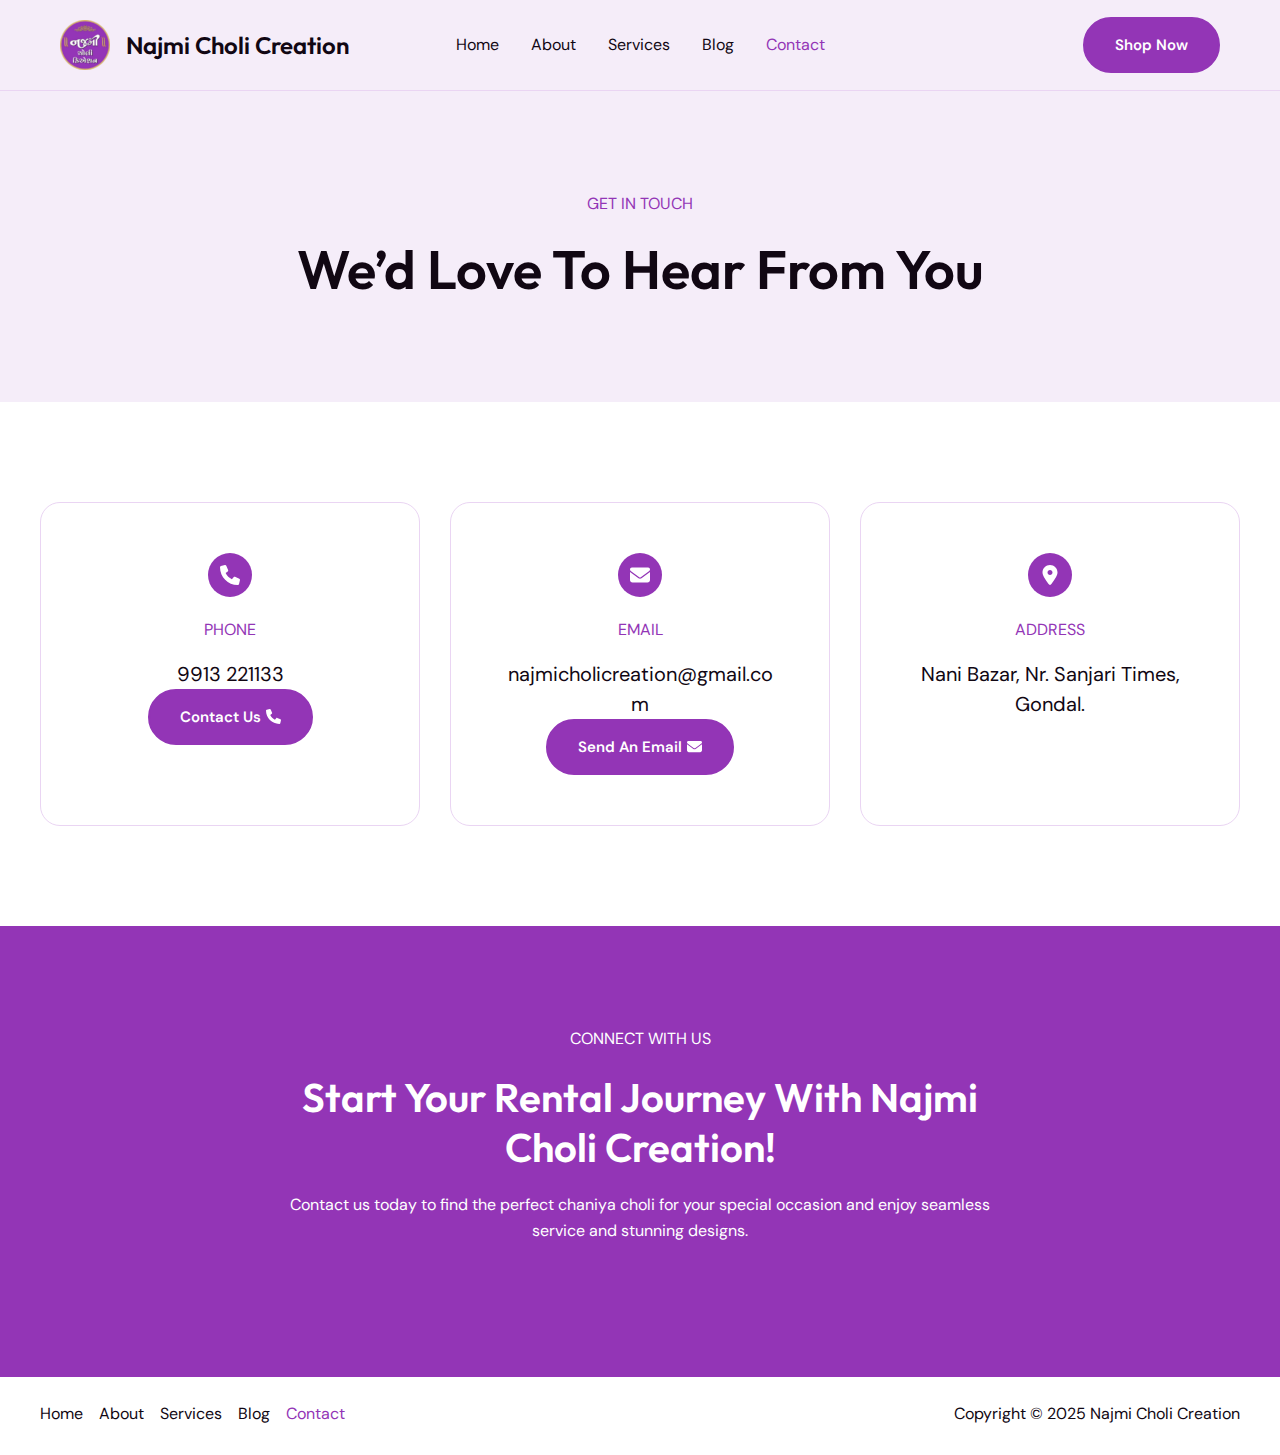
<file: contact/index.html>
<!DOCTYPE html>
<html lang="en-US">
<head>
<meta charset="UTF-8">
<meta name="viewport" content="width=device-width, initial-scale=1">
	<link rel="profile" href="https://gmpg.org/xfn/11"> 
	<title>Contact &#8211; Najmi Choli Creation</title>
<meta name="robots" content="max-image-preview:large">
	<style>img:is([sizes="auto" i], [sizes^="auto," i]) { contain-intrinsic-size: 3000px 1500px }</style>
	<link rel="dns-prefetch" href="//fonts.googleapis.com">
<link rel="alternate" type="application/rss+xml" title="Najmi Choli Creation &raquo; Feed" href="/feed/">
<link rel="alternate" type="application/rss+xml" title="Najmi Choli Creation &raquo; Comments Feed" href="/comments/feed/">
<script>
window._wpemojiSettings = {"baseUrl":"https:\/\/s.w.org\/images\/core\/emoji\/15.0.3\/72x72\/","ext":".png","svgUrl":"https:\/\/s.w.org\/images\/core\/emoji\/15.0.3\/svg\/","svgExt":".svg","source":{"concatemoji":"\/wp-includes\/js\/wp-emoji-release.min.js?ver=6.7.1"}};
/*! This file is auto-generated */
!function(i,n){var o,s,e;function c(e){try{var t={supportTests:e,timestamp:(new Date).valueOf()};sessionStorage.setItem(o,JSON.stringify(t))}catch(e){}}function p(e,t,n){e.clearRect(0,0,e.canvas.width,e.canvas.height),e.fillText(t,0,0);var t=new Uint32Array(e.getImageData(0,0,e.canvas.width,e.canvas.height).data),r=(e.clearRect(0,0,e.canvas.width,e.canvas.height),e.fillText(n,0,0),new Uint32Array(e.getImageData(0,0,e.canvas.width,e.canvas.height).data));return t.every(function(e,t){return e===r[t]})}function u(e,t,n){switch(t){case"flag":return n(e,"🏳️‍⚧️","🏳️​⚧️")?!1:!n(e,"🇺🇳","🇺​🇳")&&!n(e,"🏴󠁧󠁢󠁥󠁮󠁧󠁿","🏴​󠁧​󠁢​󠁥​󠁮​󠁧​󠁿");case"emoji":return!n(e,"🐦‍⬛","🐦​⬛")}return!1}function f(e,t,n){var r="undefined"!=typeof WorkerGlobalScope&&self instanceof WorkerGlobalScope?new OffscreenCanvas(300,150):i.createElement("canvas"),a=r.getContext("2d",{willReadFrequently:!0}),o=(a.textBaseline="top",a.font="600 32px Arial",{});return e.forEach(function(e){o[e]=t(a,e,n)}),o}function t(e){var t=i.createElement("script");t.src=e,t.defer=!0,i.head.appendChild(t)}"undefined"!=typeof Promise&&(o="wpEmojiSettingsSupports",s=["flag","emoji"],n.supports={everything:!0,everythingExceptFlag:!0},e=new Promise(function(e){i.addEventListener("DOMContentLoaded",e,{once:!0})}),new Promise(function(t){var n=function(){try{var e=JSON.parse(sessionStorage.getItem(o));if("object"==typeof e&&"number"==typeof e.timestamp&&(new Date).valueOf()<e.timestamp+604800&&"object"==typeof e.supportTests)return e.supportTests}catch(e){}return null}();if(!n){if("undefined"!=typeof Worker&&"undefined"!=typeof OffscreenCanvas&&"undefined"!=typeof URL&&URL.createObjectURL&&"undefined"!=typeof Blob)try{var e="postMessage("+f.toString()+"("+[JSON.stringify(s),u.toString(),p.toString()].join(",")+"));",r=new Blob([e],{type:"text/javascript"}),a=new Worker(URL.createObjectURL(r),{name:"wpTestEmojiSupports"});return void(a.onmessage=function(e){c(n=e.data),a.terminate(),t(n)})}catch(e){}c(n=f(s,u,p))}t(n)}).then(function(e){for(var t in e)n.supports[t]=e[t],n.supports.everything=n.supports.everything&&n.supports[t],"flag"!==t&&(n.supports.everythingExceptFlag=n.supports.everythingExceptFlag&&n.supports[t]);n.supports.everythingExceptFlag=n.supports.everythingExceptFlag&&!n.supports.flag,n.DOMReady=!1,n.readyCallback=function(){n.DOMReady=!0}}).then(function(){return e}).then(function(){var e;n.supports.everything||(n.readyCallback(),(e=n.source||{}).concatemoji?t(e.concatemoji):e.wpemoji&&e.twemoji&&(t(e.twemoji),t(e.wpemoji)))}))}((window,document),window._wpemojiSettings);
</script>
		<style id="content-control-block-styles">@media (max-width: 640px) {
	.cc-hide-on-mobile {
		display: none !important;
	}
}
@media (min-width: 641px) and (max-width: 920px) {
	.cc-hide-on-tablet {
		display: none !important;
	}
}
@media (min-width: 921px) and (max-width: 1440px) {
	.cc-hide-on-desktop {
		display: none !important;
	}
}</style>
		<link rel="stylesheet" id="astra-theme-css-css" href="/wp-content/themes/astra/assets/css/minified/main.min.css?ver=4.8.10" media="all">
<style id="astra-theme-css-inline-css">:root{--ast-post-nav-space:0;--ast-container-default-xlg-padding:2.5em;--ast-container-default-lg-padding:2.5em;--ast-container-default-slg-padding:2em;--ast-container-default-md-padding:2.5em;--ast-container-default-sm-padding:2.5em;--ast-container-default-xs-padding:2.4em;--ast-container-default-xxs-padding:1.8em;--ast-code-block-background:#ECEFF3;--ast-comment-inputs-background:#F9FAFB;--ast-normal-container-width:1200px;--ast-narrow-container-width:750px;--ast-blog-title-font-weight:600;--ast-blog-meta-weight:600;--ast-global-color-primary:var(--ast-global-color-5);--ast-global-color-secondary:var(--ast-global-color-4);--ast-global-color-alternate-background:var(--ast-global-color-7);--ast-global-color-subtle-background:var(--ast-global-color-6);}html{font-size:100%;}a{color:var(--ast-global-color-0);}a:hover,a:focus{color:var(--ast-global-color-1);}body,button,input,select,textarea,.ast-button,.ast-custom-button{font-family:'DM Sans',sans-serif;font-weight:400;font-size:16px;font-size:1rem;line-height:var(--ast-body-line-height,1.65);}blockquote{color:var(--ast-global-color-3);}h1,.entry-content h1,h2,.entry-content h2,h3,.entry-content h3,h4,.entry-content h4,h5,.entry-content h5,h6,.entry-content h6,.site-title,.site-title a{font-family:'Outfit',sans-serif;font-weight:600;}.ast-site-identity .site-title a{color:var(--ast-global-color-2);}.site-title{font-size:24px;font-size:1.5rem;display:block;}.site-header .site-description{font-size:15px;font-size:0.9375rem;display:none;}.entry-title{font-size:24px;font-size:1.5rem;}.ast-blog-single-element.ast-taxonomy-container a{font-size:14px;font-size:0.875rem;}.ast-blog-meta-container{font-size:13px;font-size:0.8125rem;}.archive .ast-article-post .ast-article-inner,.blog .ast-article-post .ast-article-inner,.archive .ast-article-post .ast-article-inner:hover,.blog .ast-article-post .ast-article-inner:hover{border-top-left-radius:25px;border-top-right-radius:25px;border-bottom-right-radius:25px;border-bottom-left-radius:25px;overflow:hidden;}h1,.entry-content h1{font-size:54px;font-size:3.375rem;font-weight:600;font-family:'Outfit',sans-serif;line-height:1.2em;text-transform:capitalize;}h2,.entry-content h2{font-size:40px;font-size:2.5rem;font-weight:600;font-family:'Outfit',sans-serif;line-height:1.25em;text-transform:capitalize;}h3,.entry-content h3{font-size:28px;font-size:1.75rem;font-weight:600;font-family:'Outfit',sans-serif;line-height:1.3em;}h4,.entry-content h4{font-size:24px;font-size:1.5rem;line-height:1.3em;font-weight:600;font-family:'Outfit',sans-serif;}h5,.entry-content h5{font-size:20px;font-size:1.25rem;line-height:1.45em;font-weight:600;font-family:'Outfit',sans-serif;}h6,.entry-content h6{font-size:12px;font-size:0.75rem;line-height:1.6em;font-weight:600;font-family:'Outfit',sans-serif;}::selection{background-color:var(--ast-global-color-0);color:#ffffff;}body,h1,.entry-title a,.entry-content h1,h2,.entry-content h2,h3,.entry-content h3,h4,.entry-content h4,h5,.entry-content h5,h6,.entry-content h6{color:var(--ast-global-color-3);}.tagcloud a:hover,.tagcloud a:focus,.tagcloud a.current-item{color:#ffffff;border-color:var(--ast-global-color-0);background-color:var(--ast-global-color-0);}input:focus,input[type="text"]:focus,input[type="email"]:focus,input[type="url"]:focus,input[type="password"]:focus,input[type="reset"]:focus,input[type="search"]:focus,textarea:focus{border-color:var(--ast-global-color-0);}input[type="radio"]:checked,input[type=reset],input[type="checkbox"]:checked,input[type="checkbox"]:hover:checked,input[type="checkbox"]:focus:checked,input[type=range]::-webkit-slider-thumb{border-color:var(--ast-global-color-0);background-color:var(--ast-global-color-0);box-shadow:none;}.site-footer a:hover + .post-count,.site-footer a:focus + .post-count{background:var(--ast-global-color-0);border-color:var(--ast-global-color-0);}.single .nav-links .nav-previous,.single .nav-links .nav-next{color:var(--ast-global-color-0);}.entry-meta,.entry-meta *{line-height:1.45;color:var(--ast-global-color-0);font-weight:600;}.entry-meta a:not(.ast-button):hover,.entry-meta a:not(.ast-button):hover *,.entry-meta a:not(.ast-button):focus,.entry-meta a:not(.ast-button):focus *,.page-links > .page-link,.page-links .page-link:hover,.post-navigation a:hover{color:var(--ast-global-color-1);}#cat option,.secondary .calendar_wrap thead a,.secondary .calendar_wrap thead a:visited{color:var(--ast-global-color-0);}.secondary .calendar_wrap #today,.ast-progress-val span{background:var(--ast-global-color-0);}.secondary a:hover + .post-count,.secondary a:focus + .post-count{background:var(--ast-global-color-0);border-color:var(--ast-global-color-0);}.calendar_wrap #today > a{color:#ffffff;}.page-links .page-link,.single .post-navigation a{color:var(--ast-global-color-3);}.ast-search-menu-icon .search-form button.search-submit{padding:0 4px;}.ast-search-menu-icon form.search-form{padding-right:0;}.ast-search-menu-icon.slide-search input.search-field{width:0;}.ast-header-search .ast-search-menu-icon.ast-dropdown-active .search-form,.ast-header-search .ast-search-menu-icon.ast-dropdown-active .search-field:focus{transition:all 0.2s;}.search-form input.search-field:focus{outline:none;}.ast-search-menu-icon .search-form button.search-submit:focus,.ast-theme-transparent-header .ast-header-search .ast-dropdown-active .ast-icon,.ast-theme-transparent-header .ast-inline-search .search-field:focus .ast-icon{color:var(--ast-global-color-1);}.ast-header-search .slide-search .search-form{border:2px solid var(--ast-global-color-0);}.ast-header-search .slide-search .search-field{background-color:#fff;}.ast-archive-title{color:var(--ast-global-color-2);}.widget-title{font-size:22px;font-size:1.375rem;color:var(--ast-global-color-2);}.ast-single-post .entry-content a,.ast-comment-content a:not(.ast-comment-edit-reply-wrap a){text-decoration:underline;}.ast-single-post .elementor-button-wrapper .elementor-button,.ast-single-post .entry-content .uagb-tab a,.ast-single-post .entry-content .uagb-ifb-cta a,.ast-single-post .entry-content .uabb-module-content a,.ast-single-post .entry-content .uagb-post-grid a,.ast-single-post .entry-content .uagb-timeline a,.ast-single-post .entry-content .uagb-toc__wrap a,.ast-single-post .entry-content .uagb-taxomony-box a,.ast-single-post .entry-content .woocommerce a,.entry-content .wp-block-latest-posts > li > a,.ast-single-post .entry-content .wp-block-file__button,li.ast-post-filter-single,.ast-single-post .ast-comment-content .comment-reply-link,.ast-single-post .ast-comment-content .comment-edit-link{text-decoration:none;}.ast-search-menu-icon.slide-search a:focus-visible:focus-visible,.astra-search-icon:focus-visible,#close:focus-visible,a:focus-visible,.ast-menu-toggle:focus-visible,.site .skip-link:focus-visible,.wp-block-loginout input:focus-visible,.wp-block-search.wp-block-search__button-inside .wp-block-search__inside-wrapper,.ast-header-navigation-arrow:focus-visible,.woocommerce .wc-proceed-to-checkout > .checkout-button:focus-visible,.woocommerce .woocommerce-MyAccount-navigation ul li a:focus-visible,.ast-orders-table__row .ast-orders-table__cell:focus-visible,.woocommerce .woocommerce-order-details .order-again > .button:focus-visible,.woocommerce .woocommerce-message a.button.wc-forward:focus-visible,.woocommerce #minus_qty:focus-visible,.woocommerce #plus_qty:focus-visible,a#ast-apply-coupon:focus-visible,.woocommerce .woocommerce-info a:focus-visible,.woocommerce .astra-shop-summary-wrap a:focus-visible,.woocommerce a.wc-forward:focus-visible,#ast-apply-coupon:focus-visible,.woocommerce-js .woocommerce-mini-cart-item a.remove:focus-visible,#close:focus-visible,.button.search-submit:focus-visible,#search_submit:focus,.normal-search:focus-visible,.ast-header-account-wrap:focus-visible,.woocommerce .ast-on-card-button.ast-quick-view-trigger:focus{outline-style:dotted;outline-color:inherit;outline-width:thin;}input:focus,input[type="text"]:focus,input[type="email"]:focus,input[type="url"]:focus,input[type="password"]:focus,input[type="reset"]:focus,input[type="search"]:focus,input[type="number"]:focus,textarea:focus,.wp-block-search__input:focus,[data-section="section-header-mobile-trigger"] .ast-button-wrap .ast-mobile-menu-trigger-minimal:focus,.ast-mobile-popup-drawer.active .menu-toggle-close:focus,.woocommerce-ordering select.orderby:focus,#ast-scroll-top:focus,#coupon_code:focus,.woocommerce-page #comment:focus,.woocommerce #reviews #respond input#submit:focus,.woocommerce a.add_to_cart_button:focus,.woocommerce .button.single_add_to_cart_button:focus,.woocommerce .woocommerce-cart-form button:focus,.woocommerce .woocommerce-cart-form__cart-item .quantity .qty:focus,.woocommerce .woocommerce-billing-fields .woocommerce-billing-fields__field-wrapper .woocommerce-input-wrapper > .input-text:focus,.woocommerce #order_comments:focus,.woocommerce #place_order:focus,.woocommerce .woocommerce-address-fields .woocommerce-address-fields__field-wrapper .woocommerce-input-wrapper > .input-text:focus,.woocommerce .woocommerce-MyAccount-content form button:focus,.woocommerce .woocommerce-MyAccount-content .woocommerce-EditAccountForm .woocommerce-form-row .woocommerce-Input.input-text:focus,.woocommerce .ast-woocommerce-container .woocommerce-pagination ul.page-numbers li a:focus,body #content .woocommerce form .form-row .select2-container--default .select2-selection--single:focus,#ast-coupon-code:focus,.woocommerce.woocommerce-js .quantity input[type=number]:focus,.woocommerce-js .woocommerce-mini-cart-item .quantity input[type=number]:focus,.woocommerce p#ast-coupon-trigger:focus{border-style:dotted;border-color:inherit;border-width:thin;}input{outline:none;}.ast-logo-title-inline .site-logo-img{padding-right:1em;}.site-logo-img img{ transition:all 0.2s linear;}body .ast-oembed-container *{position:absolute;top:0;width:100%;height:100%;left:0;}body .wp-block-embed-pocket-casts .ast-oembed-container *{position:unset;}.ast-single-post-featured-section + article {margin-top: 2em;}.site-content .ast-single-post-featured-section img {width: 100%;overflow: hidden;object-fit: cover;}.ast-separate-container .site-content .ast-single-post-featured-section + article {margin-top: -80px;z-index: 9;position: relative;border-radius: 4px;}@media (min-width: 922px) {.ast-no-sidebar .site-content .ast-article-image-container--wide {margin-left: -120px;margin-right: -120px;max-width: unset;width: unset;}.ast-left-sidebar .site-content .ast-article-image-container--wide,.ast-right-sidebar .site-content .ast-article-image-container--wide {margin-left: -10px;margin-right: -10px;}.site-content .ast-article-image-container--full {margin-left: calc( -50vw + 50%);margin-right: calc( -50vw + 50%);max-width: 100vw;width: 100vw;}.ast-left-sidebar .site-content .ast-article-image-container--full,.ast-right-sidebar .site-content .ast-article-image-container--full {margin-left: -10px;margin-right: -10px;max-width: inherit;width: auto;}}.site > .ast-single-related-posts-container {margin-top: 0;}@media (min-width: 922px) {.ast-desktop .ast-container--narrow {max-width: var(--ast-narrow-container-width);margin: 0 auto;}}input[type="text"],input[type="number"],input[type="email"],input[type="url"],input[type="password"],input[type="search"],input[type=reset],input[type=tel],input[type=date],select,textarea{font-size:16px;font-style:normal;font-weight:400;line-height:24px;width:100%;padding:12px 16px;border-radius:4px;box-shadow:0px 1px 2px 0px rgba(0,0,0,0.05);color:var(--ast-form-input-text,#475569);}input[type="text"],input[type="number"],input[type="email"],input[type="url"],input[type="password"],input[type="search"],input[type=reset],input[type=tel],input[type=date],select{height:40px;}input[type="date"]{border-width:1px;border-style:solid;border-color:var(--ast-border-color);}input[type="text"]:focus,input[type="number"]:focus,input[type="email"]:focus,input[type="url"]:focus,input[type="password"]:focus,input[type="search"]:focus,input[type=reset]:focus,input[type="tel"]:focus,input[type="date"]:focus,select:focus,textarea:focus{border-color:#046BD2;box-shadow:none;outline:none;color:var(--ast-form-input-focus-text,#475569);}label,legend{color:#111827;font-size:14px;font-style:normal;font-weight:500;line-height:20px;}select{padding:6px 10px;}fieldset{padding:30px;border-radius:4px;}button,.ast-button,.button,input[type="button"],input[type="reset"],input[type="submit"]{border-radius:4px;box-shadow:0px 1px 2px 0px rgba(0,0,0,0.05);}:root{--ast-comment-inputs-background:#FFF;}::placeholder{color:var(--ast-form-field-color,#9CA3AF);}::-ms-input-placeholder{color:var(--ast-form-field-color,#9CA3AF);}@media (max-width:921.9px){#ast-desktop-header{display:none;}}@media (min-width:922px){#ast-mobile-header{display:none;}}.wp-block-buttons.aligncenter{justify-content:center;}@media (max-width:921px){.ast-theme-transparent-header #primary,.ast-theme-transparent-header #secondary{padding:0;}}@media (max-width:921px){.ast-plain-container.ast-no-sidebar #primary{padding:0;}}.ast-plain-container.ast-no-sidebar #primary{margin-top:0;margin-bottom:0;}@media (max-width:921px){.ast-separate-container #primary,.ast-narrow-container #primary{padding-top:0px;}}@media (max-width:544px){.ast-separate-container #primary,.ast-narrow-container #primary{padding-top:0px;}}@media (max-width:921px){.ast-separate-container #primary,.ast-narrow-container #primary{padding-bottom:0px;}}@media (max-width:544px){.ast-separate-container #primary,.ast-narrow-container #primary{padding-bottom:0px;}}.wp-block-button.is-style-outline .wp-block-button__link{border-color:var(--ast-global-color-0);border-top-width:2px;border-right-width:2px;border-bottom-width:2px;border-left-width:2px;}div.wp-block-button.is-style-outline > .wp-block-button__link:not(.has-text-color),div.wp-block-button.wp-block-button__link.is-style-outline:not(.has-text-color){color:var(--ast-global-color-0);}.wp-block-button.is-style-outline .wp-block-button__link:hover,.wp-block-buttons .wp-block-button.is-style-outline .wp-block-button__link:focus,.wp-block-buttons .wp-block-button.is-style-outline > .wp-block-button__link:not(.has-text-color):hover,.wp-block-buttons .wp-block-button.wp-block-button__link.is-style-outline:not(.has-text-color):hover{color:#ffffff;background-color:var(--ast-global-color-1);border-color:var(--ast-global-color-1);}.post-page-numbers.current .page-link,.ast-pagination .page-numbers.current{color:#ffffff;border-color:var(--ast-global-color-0);background-color:var(--ast-global-color-0);}.wp-block-button.is-style-outline .wp-block-button__link{border-top-width:2px;border-right-width:2px;border-bottom-width:2px;border-left-width:2px;}.wp-block-buttons .wp-block-button.is-style-outline .wp-block-button__link.wp-element-button,.ast-outline-button,.wp-block-uagb-buttons-child .uagb-buttons-repeater.ast-outline-button{border-color:var(--ast-global-color-0);border-top-width:2px;border-right-width:2px;border-bottom-width:2px;border-left-width:2px;font-family:inherit;font-weight:600;font-size:15px;font-size:0.9375rem;line-height:1.6em;text-transform:capitalize;padding-top:14px;padding-right:30px;padding-bottom:14px;padding-left:30px;border-top-left-radius:50px;border-top-right-radius:50px;border-bottom-right-radius:50px;border-bottom-left-radius:50px;}.wp-block-buttons .wp-block-button.is-style-outline > .wp-block-button__link:not(.has-text-color),.wp-block-buttons .wp-block-button.wp-block-button__link.is-style-outline:not(.has-text-color),.ast-outline-button{color:var(--ast-global-color-0);}.wp-block-button.is-style-outline .wp-block-button__link:hover,.wp-block-buttons .wp-block-button.is-style-outline .wp-block-button__link:focus,.wp-block-buttons .wp-block-button.is-style-outline > .wp-block-button__link:not(.has-text-color):hover,.wp-block-buttons .wp-block-button.wp-block-button__link.is-style-outline:not(.has-text-color):hover,.ast-outline-button:hover,.ast-outline-button:focus,.wp-block-uagb-buttons-child .uagb-buttons-repeater.ast-outline-button:hover,.wp-block-uagb-buttons-child .uagb-buttons-repeater.ast-outline-button:focus{color:#ffffff;background-color:var(--ast-global-color-1);border-color:var(--ast-global-color-1);}.ast-single-post .entry-content a.ast-outline-button,.ast-single-post .entry-content .is-style-outline>.wp-block-button__link{text-decoration:none;}.wp-block-button .wp-block-button__link.wp-element-button.is-style-outline:not(.has-background),.wp-block-button.is-style-outline>.wp-block-button__link.wp-element-button:not(.has-background),.ast-outline-button{background-color:rgba(0,0,0,0);}.uagb-buttons-repeater.ast-outline-button{border-radius:9999px;}@media (max-width:921px){.wp-block-buttons .wp-block-button.is-style-outline .wp-block-button__link.wp-element-button,.ast-outline-button,.wp-block-uagb-buttons-child .uagb-buttons-repeater.ast-outline-button{font-size:15px;font-size:0.9375rem;padding-top:14px;padding-right:30px;padding-bottom:14px;padding-left:30px;border-top-left-radius:50px;border-top-right-radius:50px;border-bottom-right-radius:50px;border-bottom-left-radius:50px;}}@media (max-width:544px){.wp-block-buttons .wp-block-button.is-style-outline .wp-block-button__link.wp-element-button,.ast-outline-button,.wp-block-uagb-buttons-child .uagb-buttons-repeater.ast-outline-button{font-size:15px;font-size:0.9375rem;padding-top:14px;padding-right:28px;padding-bottom:14px;padding-left:28px;}}.entry-content[data-ast-blocks-layout] > figure{margin-bottom:1em;}h1.widget-title{font-weight:600;}h2.widget-title{font-weight:600;}h3.widget-title{font-weight:600;}#page{display:flex;flex-direction:column;min-height:100vh;}.ast-404-layout-1 h1.page-title{color:var(--ast-global-color-2);}.single .post-navigation a{line-height:1em;height:inherit;}.error-404 .page-sub-title{font-size:1.5rem;font-weight:inherit;}.search .site-content .content-area .search-form{margin-bottom:0;}#page .site-content{flex-grow:1;}.widget{margin-bottom:1.25em;}#secondary li{line-height:1.5em;}#secondary .wp-block-group h2{margin-bottom:0.7em;}#secondary h2{font-size:1.7rem;}.ast-separate-container .ast-article-post,.ast-separate-container .ast-article-single,.ast-separate-container .comment-respond{padding:3em;}.ast-separate-container .ast-article-single .ast-article-single{padding:0;}.ast-article-single .wp-block-post-template-is-layout-grid{padding-left:0;}.ast-separate-container .comments-title,.ast-narrow-container .comments-title{padding:1.5em 2em;}.ast-page-builder-template .comment-form-textarea,.ast-comment-formwrap .ast-grid-common-col{padding:0;}.ast-comment-formwrap{padding:0;display:inline-flex;column-gap:20px;width:100%;margin-left:0;margin-right:0;}.comments-area textarea#comment:focus,.comments-area textarea#comment:active,.comments-area .ast-comment-formwrap input[type="text"]:focus,.comments-area .ast-comment-formwrap input[type="text"]:active {box-shadow:none;outline:none;}.archive.ast-page-builder-template .entry-header{margin-top:2em;}.ast-page-builder-template .ast-comment-formwrap{width:100%;}.entry-title{margin-bottom:0.6em;}.ast-archive-description p{font-size:inherit;font-weight:inherit;line-height:inherit;}.ast-separate-container .ast-comment-list li.depth-1,.hentry{margin-bottom:1.5em;}.site-content section.ast-archive-description{margin-bottom:2em;}@media (min-width:921px){.ast-left-sidebar.ast-page-builder-template #secondary,.archive.ast-right-sidebar.ast-page-builder-template .site-main{padding-left:20px;padding-right:20px;}}@media (max-width:544px){.ast-comment-formwrap.ast-row{column-gap:10px;display:inline-block;}#ast-commentform .ast-grid-common-col{position:relative;width:100%;}}@media (min-width:1201px){.ast-separate-container .ast-article-post,.ast-separate-container .ast-article-single,.ast-separate-container .ast-author-box,.ast-separate-container .ast-404-layout-1,.ast-separate-container .no-results{padding:3em;}}@media (max-width:921px){.ast-separate-container #primary,.ast-separate-container #secondary{padding:1.5em 0;}#primary,#secondary{padding:1.5em 0;margin:0;}.ast-left-sidebar #content > .ast-container{display:flex;flex-direction:column-reverse;width:100%;}}@media (min-width:922px){.ast-separate-container.ast-right-sidebar #primary,.ast-separate-container.ast-left-sidebar #primary{border:0;}.search-no-results.ast-separate-container #primary{margin-bottom:4em;}}.wp-block-button .wp-block-button__link{color:#ffffff;}.wp-block-button .wp-block-button__link:hover,.wp-block-button .wp-block-button__link:focus{color:#ffffff;background-color:var(--ast-global-color-1);border-color:var(--ast-global-color-1);}.wp-block-button .wp-block-button__link,.wp-block-search .wp-block-search__button,body .wp-block-file .wp-block-file__button{border-style:solid;border-top-width:2px;border-right-width:2px;border-left-width:2px;border-bottom-width:2px;border-color:var(--ast-global-color-0);background-color:var(--ast-global-color-0);color:#ffffff;font-family:inherit;font-weight:600;line-height:1.6em;text-transform:capitalize;font-size:15px;font-size:0.9375rem;border-top-left-radius:50px;border-top-right-radius:50px;border-bottom-right-radius:50px;border-bottom-left-radius:50px;padding-top:14px;padding-right:30px;padding-bottom:14px;padding-left:30px;}.ast-single-post .entry-content .wp-block-button .wp-block-button__link,.ast-single-post .entry-content .wp-block-search .wp-block-search__button,body .entry-content .wp-block-file .wp-block-file__button{text-decoration:none;}@media (max-width:921px){.wp-block-button .wp-block-button__link,.wp-block-search .wp-block-search__button,body .wp-block-file .wp-block-file__button{font-size:15px;font-size:0.9375rem;padding-top:14px;padding-right:30px;padding-bottom:14px;padding-left:30px;border-top-left-radius:50px;border-top-right-radius:50px;border-bottom-right-radius:50px;border-bottom-left-radius:50px;}}@media (max-width:544px){.wp-block-button .wp-block-button__link,.wp-block-search .wp-block-search__button,body .wp-block-file .wp-block-file__button{font-size:15px;font-size:0.9375rem;padding-top:14px;padding-right:28px;padding-bottom:14px;padding-left:28px;}}.menu-toggle,button,.ast-button,.ast-custom-button,.button,input#submit,input[type="button"],input[type="submit"],input[type="reset"],#comments .submit,.search .search-submit,form[CLASS*="wp-block-search__"].wp-block-search .wp-block-search__inside-wrapper .wp-block-search__button,body .wp-block-file .wp-block-file__button,.search .search-submit,.woocommerce-js a.button,.woocommerce button.button,.woocommerce .woocommerce-message a.button,.woocommerce #respond input#submit.alt,.woocommerce input.button.alt,.woocommerce input.button,.woocommerce input.button:disabled,.woocommerce input.button:disabled[disabled],.woocommerce input.button:disabled:hover,.woocommerce input.button:disabled[disabled]:hover,.woocommerce #respond input#submit,.woocommerce button.button.alt.disabled,.wc-block-grid__products .wc-block-grid__product .wp-block-button__link,.wc-block-grid__product-onsale,[CLASS*="wc-block"] button,.woocommerce-js .astra-cart-drawer .astra-cart-drawer-content .woocommerce-mini-cart__buttons .button:not(.checkout):not(.ast-continue-shopping),.woocommerce-js .astra-cart-drawer .astra-cart-drawer-content .woocommerce-mini-cart__buttons a.checkout,.woocommerce button.button.alt.disabled.wc-variation-selection-needed,[CLASS*="wc-block"] .wc-block-components-button{border-style:solid;border-top-width:2px;border-right-width:2px;border-left-width:2px;border-bottom-width:2px;color:#ffffff;border-color:var(--ast-global-color-0);background-color:var(--ast-global-color-0);padding-top:14px;padding-right:30px;padding-bottom:14px;padding-left:30px;font-family:inherit;font-weight:600;font-size:15px;font-size:0.9375rem;line-height:1.6em;text-transform:capitalize;border-top-left-radius:50px;border-top-right-radius:50px;border-bottom-right-radius:50px;border-bottom-left-radius:50px;}button:focus,.menu-toggle:hover,button:hover,.ast-button:hover,.ast-custom-button:hover .button:hover,.ast-custom-button:hover ,input[type=reset]:hover,input[type=reset]:focus,input#submit:hover,input#submit:focus,input[type="button"]:hover,input[type="button"]:focus,input[type="submit"]:hover,input[type="submit"]:focus,form[CLASS*="wp-block-search__"].wp-block-search .wp-block-search__inside-wrapper .wp-block-search__button:hover,form[CLASS*="wp-block-search__"].wp-block-search .wp-block-search__inside-wrapper .wp-block-search__button:focus,body .wp-block-file .wp-block-file__button:hover,body .wp-block-file .wp-block-file__button:focus,.woocommerce-js a.button:hover,.woocommerce button.button:hover,.woocommerce .woocommerce-message a.button:hover,.woocommerce #respond input#submit:hover,.woocommerce #respond input#submit.alt:hover,.woocommerce input.button.alt:hover,.woocommerce input.button:hover,.woocommerce button.button.alt.disabled:hover,.wc-block-grid__products .wc-block-grid__product .wp-block-button__link:hover,[CLASS*="wc-block"] button:hover,.woocommerce-js .astra-cart-drawer .astra-cart-drawer-content .woocommerce-mini-cart__buttons .button:not(.checkout):not(.ast-continue-shopping):hover,.woocommerce-js .astra-cart-drawer .astra-cart-drawer-content .woocommerce-mini-cart__buttons a.checkout:hover,.woocommerce button.button.alt.disabled.wc-variation-selection-needed:hover,[CLASS*="wc-block"] .wc-block-components-button:hover,[CLASS*="wc-block"] .wc-block-components-button:focus{color:#ffffff;background-color:var(--ast-global-color-1);border-color:var(--ast-global-color-1);}form[CLASS*="wp-block-search__"].wp-block-search .wp-block-search__inside-wrapper .wp-block-search__button.has-icon{padding-top:calc(14px - 3px);padding-right:calc(30px - 3px);padding-bottom:calc(14px - 3px);padding-left:calc(30px - 3px);}@media (max-width:921px){.menu-toggle,button,.ast-button,.ast-custom-button,.button,input#submit,input[type="button"],input[type="submit"],input[type="reset"],#comments .submit,.search .search-submit,form[CLASS*="wp-block-search__"].wp-block-search .wp-block-search__inside-wrapper .wp-block-search__button,body .wp-block-file .wp-block-file__button,.search .search-submit,.woocommerce-js a.button,.woocommerce button.button,.woocommerce .woocommerce-message a.button,.woocommerce #respond input#submit.alt,.woocommerce input.button.alt,.woocommerce input.button,.woocommerce input.button:disabled,.woocommerce input.button:disabled[disabled],.woocommerce input.button:disabled:hover,.woocommerce input.button:disabled[disabled]:hover,.woocommerce #respond input#submit,.woocommerce button.button.alt.disabled,.wc-block-grid__products .wc-block-grid__product .wp-block-button__link,.wc-block-grid__product-onsale,[CLASS*="wc-block"] button,.woocommerce-js .astra-cart-drawer .astra-cart-drawer-content .woocommerce-mini-cart__buttons .button:not(.checkout):not(.ast-continue-shopping),.woocommerce-js .astra-cart-drawer .astra-cart-drawer-content .woocommerce-mini-cart__buttons a.checkout,.woocommerce button.button.alt.disabled.wc-variation-selection-needed,[CLASS*="wc-block"] .wc-block-components-button{padding-top:14px;padding-right:30px;padding-bottom:14px;padding-left:30px;font-size:15px;font-size:0.9375rem;border-top-left-radius:50px;border-top-right-radius:50px;border-bottom-right-radius:50px;border-bottom-left-radius:50px;}}@media (max-width:544px){.menu-toggle,button,.ast-button,.ast-custom-button,.button,input#submit,input[type="button"],input[type="submit"],input[type="reset"],#comments .submit,.search .search-submit,form[CLASS*="wp-block-search__"].wp-block-search .wp-block-search__inside-wrapper .wp-block-search__button,body .wp-block-file .wp-block-file__button,.search .search-submit,.woocommerce-js a.button,.woocommerce button.button,.woocommerce .woocommerce-message a.button,.woocommerce #respond input#submit.alt,.woocommerce input.button.alt,.woocommerce input.button,.woocommerce input.button:disabled,.woocommerce input.button:disabled[disabled],.woocommerce input.button:disabled:hover,.woocommerce input.button:disabled[disabled]:hover,.woocommerce #respond input#submit,.woocommerce button.button.alt.disabled,.wc-block-grid__products .wc-block-grid__product .wp-block-button__link,.wc-block-grid__product-onsale,[CLASS*="wc-block"] button,.woocommerce-js .astra-cart-drawer .astra-cart-drawer-content .woocommerce-mini-cart__buttons .button:not(.checkout):not(.ast-continue-shopping),.woocommerce-js .astra-cart-drawer .astra-cart-drawer-content .woocommerce-mini-cart__buttons a.checkout,.woocommerce button.button.alt.disabled.wc-variation-selection-needed,[CLASS*="wc-block"] .wc-block-components-button{padding-top:14px;padding-right:28px;padding-bottom:14px;padding-left:28px;font-size:15px;font-size:0.9375rem;}}@media (max-width:921px){.menu-toggle,button,.ast-button,.button,input#submit,input[type="button"],input[type="submit"],input[type="reset"]{font-size:15px;font-size:0.9375rem;}.ast-mobile-header-stack .main-header-bar .ast-search-menu-icon{display:inline-block;}.ast-header-break-point.ast-header-custom-item-outside .ast-mobile-header-stack .main-header-bar .ast-search-icon{margin:0;}.ast-comment-avatar-wrap img{max-width:2.5em;}.ast-comment-meta{padding:0 1.8888em 1.3333em;}}@media (min-width:544px){.ast-container{max-width:100%;}}@media (max-width:544px){.ast-separate-container .ast-article-post,.ast-separate-container .ast-article-single,.ast-separate-container .comments-title,.ast-separate-container .ast-archive-description{padding:1.5em 1em;}.ast-separate-container #content .ast-container{padding-left:0.54em;padding-right:0.54em;}.ast-separate-container .ast-comment-list .bypostauthor{padding:.5em;}.ast-search-menu-icon.ast-dropdown-active .search-field{width:170px;}.menu-toggle,button,.ast-button,.button,input#submit,input[type="button"],input[type="submit"],input[type="reset"]{font-size:15px;font-size:0.9375rem;}} #ast-mobile-header .ast-site-header-cart-li a{pointer-events:none;}@media (max-width:921px){.site-title{font-size:22px;font-size:1.375rem;display:block;}.site-header .site-description{display:none;}.entry-title{font-size:22px;font-size:1.375rem;}h1,.entry-content h1{font-size:40px;}h2,.entry-content h2{font-size:28px;}h3,.entry-content h3{font-size:24px;}h4,.entry-content h4{font-size:20px;font-size:1.25rem;}h5,.entry-content h5{font-size:18px;font-size:1.125rem;}}@media (max-width:544px){.site-title{font-size:20px;font-size:1.25rem;display:block;}.site-header .site-description{display:none;}.entry-title{font-size:18px;font-size:1.125rem;}h1,.entry-content h1{font-size:30px;}h2,.entry-content h2{font-size:24px;}h3,.entry-content h3{font-size:20px;}h4,.entry-content h4{font-size:18px;font-size:1.125rem;}h5,.entry-content h5{font-size:16px;font-size:1rem;}}@media (max-width:921px){html{font-size:91.2%;}}@media (max-width:544px){html{font-size:91.2%;}}@media (min-width:922px){.ast-container{max-width:1240px;}}@media (min-width:922px){.site-content .ast-container{display:flex;}}@media (max-width:921px){.site-content .ast-container{flex-direction:column;}}.entry-content h1,.entry-content h2,.entry-content h3,.entry-content h4,.entry-content h5,.entry-content h6{clear:none;}@media (min-width:922px){.main-header-menu .sub-menu .menu-item.ast-left-align-sub-menu:hover > .sub-menu,.main-header-menu .sub-menu .menu-item.ast-left-align-sub-menu.focus > .sub-menu{margin-left:-0px;}}.entry-content li > p{margin-bottom:0;}.site .comments-area{padding-bottom:2em;margin-top:2em;}.wp-block-file {display: flex;align-items: center;flex-wrap: wrap;justify-content: space-between;}.wp-block-pullquote {border: none;}.wp-block-pullquote blockquote::before {content: "\201D";font-family: "Helvetica",sans-serif;display: flex;transform: rotate( 180deg );font-size: 6rem;font-style: normal;line-height: 1;font-weight: bold;align-items: center;justify-content: center;}.has-text-align-right > blockquote::before {justify-content: flex-start;}.has-text-align-left > blockquote::before {justify-content: flex-end;}figure.wp-block-pullquote.is-style-solid-color blockquote {max-width: 100%;text-align: inherit;}:root {--wp--custom--ast-default-block-top-padding: 100px;--wp--custom--ast-default-block-right-padding: 80px;--wp--custom--ast-default-block-bottom-padding: 100px;--wp--custom--ast-default-block-left-padding: 80px;--wp--custom--ast-container-width: 1200px;--wp--custom--ast-content-width-size: 1200px;--wp--custom--ast-wide-width-size: calc(1200px + var(--wp--custom--ast-default-block-left-padding) + var(--wp--custom--ast-default-block-right-padding));}.ast-narrow-container {--wp--custom--ast-content-width-size: 750px;--wp--custom--ast-wide-width-size: 750px;}@media(max-width: 921px) {:root {--wp--custom--ast-default-block-top-padding: 50px;--wp--custom--ast-default-block-right-padding: 50px;--wp--custom--ast-default-block-bottom-padding: 50px;--wp--custom--ast-default-block-left-padding: 50px;}}@media(max-width: 544px) {:root {--wp--custom--ast-default-block-top-padding: 50px;--wp--custom--ast-default-block-right-padding: 30px;--wp--custom--ast-default-block-bottom-padding: 50px;--wp--custom--ast-default-block-left-padding: 30px;}}.entry-content > .wp-block-group,.entry-content > .wp-block-cover,.entry-content > .wp-block-columns {padding-top: var(--wp--custom--ast-default-block-top-padding);padding-right: var(--wp--custom--ast-default-block-right-padding);padding-bottom: var(--wp--custom--ast-default-block-bottom-padding);padding-left: var(--wp--custom--ast-default-block-left-padding);}.ast-plain-container.ast-no-sidebar .entry-content > .alignfull,.ast-page-builder-template .ast-no-sidebar .entry-content > .alignfull {margin-left: calc( -50vw + 50%);margin-right: calc( -50vw + 50%);max-width: 100vw;width: 100vw;}.ast-plain-container.ast-no-sidebar .entry-content .alignfull .alignfull,.ast-page-builder-template.ast-no-sidebar .entry-content .alignfull .alignfull,.ast-plain-container.ast-no-sidebar .entry-content .alignfull .alignwide,.ast-page-builder-template.ast-no-sidebar .entry-content .alignfull .alignwide,.ast-plain-container.ast-no-sidebar .entry-content .alignwide .alignfull,.ast-page-builder-template.ast-no-sidebar .entry-content .alignwide .alignfull,.ast-plain-container.ast-no-sidebar .entry-content .alignwide .alignwide,.ast-page-builder-template.ast-no-sidebar .entry-content .alignwide .alignwide,.ast-plain-container.ast-no-sidebar .entry-content .wp-block-column .alignfull,.ast-page-builder-template.ast-no-sidebar .entry-content .wp-block-column .alignfull,.ast-plain-container.ast-no-sidebar .entry-content .wp-block-column .alignwide,.ast-page-builder-template.ast-no-sidebar .entry-content .wp-block-column .alignwide {margin-left: auto;margin-right: auto;width: 100%;}[data-ast-blocks-layout] .wp-block-separator:not(.is-style-dots) {height: 0;}[data-ast-blocks-layout] .wp-block-separator {margin: 20px auto;}[data-ast-blocks-layout] .wp-block-separator:not(.is-style-wide):not(.is-style-dots) {max-width: 100px;}[data-ast-blocks-layout] .wp-block-separator.has-background {padding: 0;}.entry-content[data-ast-blocks-layout] > * {max-width: var(--wp--custom--ast-content-width-size);margin-left: auto;margin-right: auto;}.entry-content[data-ast-blocks-layout] > .alignwide {max-width: var(--wp--custom--ast-wide-width-size);}.entry-content[data-ast-blocks-layout] .alignfull {max-width: none;}.entry-content .wp-block-columns {margin-bottom: 0;}blockquote {margin: 1.5em;border-color: rgba(0,0,0,0.05);}.wp-block-quote:not(.has-text-align-right):not(.has-text-align-center) {border-left: 5px solid rgba(0,0,0,0.05);}.has-text-align-right > blockquote,blockquote.has-text-align-right {border-right: 5px solid rgba(0,0,0,0.05);}.has-text-align-left > blockquote,blockquote.has-text-align-left {border-left: 5px solid rgba(0,0,0,0.05);}.wp-block-site-tagline,.wp-block-latest-posts .read-more {margin-top: 15px;}.wp-block-loginout p label {display: block;}.wp-block-loginout p:not(.login-remember):not(.login-submit) input {width: 100%;}.wp-block-loginout input:focus {border-color: transparent;}.wp-block-loginout input:focus {outline: thin dotted;}.entry-content .wp-block-media-text .wp-block-media-text__content {padding: 0 0 0 8%;}.entry-content .wp-block-media-text.has-media-on-the-right .wp-block-media-text__content {padding: 0 8% 0 0;}.entry-content .wp-block-media-text.has-background .wp-block-media-text__content {padding: 8%;}.entry-content .wp-block-cover:not([class*="background-color"]):not(.has-text-color.has-link-color) .wp-block-cover__inner-container,.entry-content .wp-block-cover:not([class*="background-color"]) .wp-block-cover-image-text,.entry-content .wp-block-cover:not([class*="background-color"]) .wp-block-cover-text,.entry-content .wp-block-cover-image:not([class*="background-color"]) .wp-block-cover__inner-container,.entry-content .wp-block-cover-image:not([class*="background-color"]) .wp-block-cover-image-text,.entry-content .wp-block-cover-image:not([class*="background-color"]) .wp-block-cover-text {color: var(--ast-global-color-primary,var(--ast-global-color-5));}.wp-block-loginout .login-remember input {width: 1.1rem;height: 1.1rem;margin: 0 5px 4px 0;vertical-align: middle;}.wp-block-latest-posts > li > *:first-child,.wp-block-latest-posts:not(.is-grid) > li:first-child {margin-top: 0;}.entry-content > .wp-block-buttons,.entry-content > .wp-block-uagb-buttons {margin-bottom: 1.5em;}.wp-block-search__inside-wrapper .wp-block-search__input {padding: 0 10px;color: var(--ast-global-color-3);background: var(--ast-global-color-primary,var(--ast-global-color-5));border-color: var(--ast-border-color);}.wp-block-latest-posts .read-more {margin-bottom: 1.5em;}.wp-block-search__no-button .wp-block-search__inside-wrapper .wp-block-search__input {padding-top: 5px;padding-bottom: 5px;}.wp-block-latest-posts .wp-block-latest-posts__post-date,.wp-block-latest-posts .wp-block-latest-posts__post-author {font-size: 1rem;}.wp-block-latest-posts > li > *,.wp-block-latest-posts:not(.is-grid) > li {margin-top: 12px;margin-bottom: 12px;}.ast-page-builder-template .entry-content[data-ast-blocks-layout] > *,.ast-page-builder-template .entry-content[data-ast-blocks-layout] > .alignfull:not(.wp-block-group):not(.uagb-is-root-container) > * {max-width: none;}.ast-page-builder-template .entry-content[data-ast-blocks-layout] > .alignwide:not(.uagb-is-root-container) > * {max-width: var(--wp--custom--ast-wide-width-size);}.ast-page-builder-template .entry-content[data-ast-blocks-layout] > .inherit-container-width > *,.ast-page-builder-template .entry-content[data-ast-blocks-layout] > *:not(.wp-block-group):not(.uagb-is-root-container) > *,.entry-content[data-ast-blocks-layout] > .wp-block-cover .wp-block-cover__inner-container {max-width: var(--wp--custom--ast-content-width-size) ;margin-left: auto;margin-right: auto;}.entry-content[data-ast-blocks-layout] .wp-block-cover:not(.alignleft):not(.alignright) {width: auto;}@media(max-width: 1200px) {.ast-separate-container .entry-content > .alignfull,.ast-separate-container .entry-content[data-ast-blocks-layout] > .alignwide,.ast-plain-container .entry-content[data-ast-blocks-layout] > .alignwide,.ast-plain-container .entry-content .alignfull {margin-left: calc(-1 * min(var(--ast-container-default-xlg-padding),20px)) ;margin-right: calc(-1 * min(var(--ast-container-default-xlg-padding),20px));}}@media(min-width: 1201px) {.ast-separate-container .entry-content > .alignfull {margin-left: calc(-1 * var(--ast-container-default-xlg-padding) );margin-right: calc(-1 * var(--ast-container-default-xlg-padding) );}.ast-separate-container .entry-content[data-ast-blocks-layout] > .alignwide,.ast-plain-container .entry-content[data-ast-blocks-layout] > .alignwide {margin-left: calc(-1 * var(--wp--custom--ast-default-block-left-padding) );margin-right: calc(-1 * var(--wp--custom--ast-default-block-right-padding) );}}@media(min-width: 921px) {.ast-separate-container .entry-content .wp-block-group.alignwide:not(.inherit-container-width) > :where(:not(.alignleft):not(.alignright)),.ast-plain-container .entry-content .wp-block-group.alignwide:not(.inherit-container-width) > :where(:not(.alignleft):not(.alignright)) {max-width: calc( var(--wp--custom--ast-content-width-size) + 80px );}.ast-plain-container.ast-right-sidebar .entry-content[data-ast-blocks-layout] .alignfull,.ast-plain-container.ast-left-sidebar .entry-content[data-ast-blocks-layout] .alignfull {margin-left: -60px;margin-right: -60px;}}@media(min-width: 544px) {.entry-content > .alignleft {margin-right: 20px;}.entry-content > .alignright {margin-left: 20px;}}@media (max-width:544px){.wp-block-columns .wp-block-column:not(:last-child){margin-bottom:20px;}.wp-block-latest-posts{margin:0;}}@media( max-width: 600px ) {.entry-content .wp-block-media-text .wp-block-media-text__content,.entry-content .wp-block-media-text.has-media-on-the-right .wp-block-media-text__content {padding: 8% 0 0;}.entry-content .wp-block-media-text.has-background .wp-block-media-text__content {padding: 8%;}}.ast-narrow-container .site-content .wp-block-uagb-image--align-full .wp-block-uagb-image__figure {max-width: 100%;margin-left: auto;margin-right: auto;}.entry-content ul,.entry-content ol {padding: revert;margin: revert;padding-left: 20px;}:root .has-ast-global-color-0-color{color:var(--ast-global-color-0);}:root .has-ast-global-color-0-background-color{background-color:var(--ast-global-color-0);}:root .wp-block-button .has-ast-global-color-0-color{color:var(--ast-global-color-0);}:root .wp-block-button .has-ast-global-color-0-background-color{background-color:var(--ast-global-color-0);}:root .has-ast-global-color-1-color{color:var(--ast-global-color-1);}:root .has-ast-global-color-1-background-color{background-color:var(--ast-global-color-1);}:root .wp-block-button .has-ast-global-color-1-color{color:var(--ast-global-color-1);}:root .wp-block-button .has-ast-global-color-1-background-color{background-color:var(--ast-global-color-1);}:root .has-ast-global-color-2-color{color:var(--ast-global-color-2);}:root .has-ast-global-color-2-background-color{background-color:var(--ast-global-color-2);}:root .wp-block-button .has-ast-global-color-2-color{color:var(--ast-global-color-2);}:root .wp-block-button .has-ast-global-color-2-background-color{background-color:var(--ast-global-color-2);}:root .has-ast-global-color-3-color{color:var(--ast-global-color-3);}:root .has-ast-global-color-3-background-color{background-color:var(--ast-global-color-3);}:root .wp-block-button .has-ast-global-color-3-color{color:var(--ast-global-color-3);}:root .wp-block-button .has-ast-global-color-3-background-color{background-color:var(--ast-global-color-3);}:root .has-ast-global-color-4-color{color:var(--ast-global-color-4);}:root .has-ast-global-color-4-background-color{background-color:var(--ast-global-color-4);}:root .wp-block-button .has-ast-global-color-4-color{color:var(--ast-global-color-4);}:root .wp-block-button .has-ast-global-color-4-background-color{background-color:var(--ast-global-color-4);}:root .has-ast-global-color-5-color{color:var(--ast-global-color-5);}:root .has-ast-global-color-5-background-color{background-color:var(--ast-global-color-5);}:root .wp-block-button .has-ast-global-color-5-color{color:var(--ast-global-color-5);}:root .wp-block-button .has-ast-global-color-5-background-color{background-color:var(--ast-global-color-5);}:root .has-ast-global-color-6-color{color:var(--ast-global-color-6);}:root .has-ast-global-color-6-background-color{background-color:var(--ast-global-color-6);}:root .wp-block-button .has-ast-global-color-6-color{color:var(--ast-global-color-6);}:root .wp-block-button .has-ast-global-color-6-background-color{background-color:var(--ast-global-color-6);}:root .has-ast-global-color-7-color{color:var(--ast-global-color-7);}:root .has-ast-global-color-7-background-color{background-color:var(--ast-global-color-7);}:root .wp-block-button .has-ast-global-color-7-color{color:var(--ast-global-color-7);}:root .wp-block-button .has-ast-global-color-7-background-color{background-color:var(--ast-global-color-7);}:root .has-ast-global-color-8-color{color:var(--ast-global-color-8);}:root .has-ast-global-color-8-background-color{background-color:var(--ast-global-color-8);}:root .wp-block-button .has-ast-global-color-8-color{color:var(--ast-global-color-8);}:root .wp-block-button .has-ast-global-color-8-background-color{background-color:var(--ast-global-color-8);}:root{--ast-global-color-0:#9335B6;--ast-global-color-1:#8528a7;--ast-global-color-2:#110713;--ast-global-color-3:#331438;--ast-global-color-4:#F5EDF9;--ast-global-color-5:#FFFFFF;--ast-global-color-6:#EAD5F3;--ast-global-color-7:#170A1C;--ast-global-color-8:#222222;}:root {--ast-border-color : var(--ast-global-color-6);}.ast-single-entry-banner {-js-display: flex;display: flex;flex-direction: column;justify-content: center;text-align: center;position: relative;background: #eeeeee;}.ast-single-entry-banner[data-banner-layout="layout-1"] {max-width: 1200px;background: inherit;padding: 20px 0;}.ast-single-entry-banner[data-banner-width-type="custom"] {margin: 0 auto;width: 100%;}.ast-single-entry-banner + .site-content .entry-header {margin-bottom: 0;}.site .ast-author-avatar {--ast-author-avatar-size: ;}a.ast-underline-text {text-decoration: underline;}.ast-container > .ast-terms-link {position: relative;display: block;}a.ast-button.ast-badge-tax {padding: 4px 8px;border-radius: 3px;font-size: inherit;}header.entry-header:not(.related-entry-header) .entry-title{font-weight:600;font-size:32px;font-size:2rem;}header.entry-header:not(.related-entry-header) > *:not(:last-child){margin-bottom:10px;}header.entry-header:not(.related-entry-header) .post-thumb-img-content{text-align:center;}header.entry-header:not(.related-entry-header) .post-thumb img,.ast-single-post-featured-section.post-thumb img{aspect-ratio:16/9;width:100%;height:100%;}.ast-archive-entry-banner {-js-display: flex;display: flex;flex-direction: column;justify-content: center;text-align: center;position: relative;background: #eeeeee;}.ast-archive-entry-banner[data-banner-width-type="custom"] {margin: 0 auto;width: 100%;}.ast-archive-entry-banner[data-banner-layout="layout-1"] {background: inherit;padding: 20px 0;text-align: left;}body.archive .ast-archive-description{max-width:1200px;width:100%;text-align:left;padding-top:3em;padding-right:3em;padding-bottom:3em;padding-left:3em;}body.archive .ast-archive-description .ast-archive-title,body.archive .ast-archive-description .ast-archive-title *{font-weight:600;font-size:32px;font-size:2rem;}body.archive .ast-archive-description > *:not(:last-child){margin-bottom:10px;}@media (max-width:921px){body.archive .ast-archive-description{text-align:left;}}@media (max-width:544px){body.archive .ast-archive-description{text-align:left;}}.ast-breadcrumbs .trail-browse,.ast-breadcrumbs .trail-items,.ast-breadcrumbs .trail-items li{display:inline-block;margin:0;padding:0;border:none;background:inherit;text-indent:0;text-decoration:none;}.ast-breadcrumbs .trail-browse{font-size:inherit;font-style:inherit;font-weight:inherit;color:inherit;}.ast-breadcrumbs .trail-items{list-style:none;}.trail-items li::after{padding:0 0.3em;content:"\00bb";}.trail-items li:last-of-type::after{display:none;}h1,.entry-content h1,h2,.entry-content h2,h3,.entry-content h3,h4,.entry-content h4,h5,.entry-content h5,h6,.entry-content h6{color:var(--ast-global-color-2);}.entry-title a{color:var(--ast-global-color-2);}@media (max-width:921px){.ast-builder-grid-row-container.ast-builder-grid-row-tablet-3-firstrow .ast-builder-grid-row > *:first-child,.ast-builder-grid-row-container.ast-builder-grid-row-tablet-3-lastrow .ast-builder-grid-row > *:last-child{grid-column:1 / -1;}}@media (max-width:544px){.ast-builder-grid-row-container.ast-builder-grid-row-mobile-3-firstrow .ast-builder-grid-row > *:first-child,.ast-builder-grid-row-container.ast-builder-grid-row-mobile-3-lastrow .ast-builder-grid-row > *:last-child{grid-column:1 / -1;}}.ast-builder-layout-element[data-section="title_tagline"]{display:flex;}@media (max-width:921px){.ast-header-break-point .ast-builder-layout-element[data-section="title_tagline"]{display:flex;}}@media (max-width:544px){.ast-header-break-point .ast-builder-layout-element[data-section="title_tagline"]{display:flex;}}[data-section*="section-hb-button-"] .menu-link{display:none;}.ast-header-button-1[data-section*="section-hb-button-"] .ast-builder-button-wrap .ast-custom-button{font-weight:600;font-size:15px;font-size:0.9375rem;text-transform:capitalize;}.ast-header-button-1 .ast-custom-button{color:#ffffff;background:var(--ast-global-color-0);border-color:var(--ast-global-color-0);border-top-width:2px;border-bottom-width:2px;border-left-width:2px;border-right-width:2px;border-top-left-radius:40px;border-top-right-radius:40px;border-bottom-right-radius:40px;border-bottom-left-radius:40px;}.ast-header-button-1 .ast-custom-button:hover{color:#ffffff;background:var(--ast-global-color-1);border-color:var(--ast-global-color-1);}.ast-header-button-1[data-section*="section-hb-button-"] .ast-builder-button-wrap .ast-custom-button{padding-top:14px;padding-bottom:14px;padding-left:30px;padding-right:30px;}.ast-header-button-1[data-section="section-hb-button-1"]{display:flex;}@media (max-width:921px){.ast-header-break-point .ast-header-button-1[data-section="section-hb-button-1"]{display:flex;}}@media (max-width:544px){.ast-header-break-point .ast-header-button-1[data-section="section-hb-button-1"]{display:flex;}}.ast-builder-menu-1{font-family:inherit;font-weight:inherit;}.ast-builder-menu-1 .menu-item > .menu-link{line-height:1.6em;color:var(--ast-global-color-2);}.ast-builder-menu-1 .menu-item > .ast-menu-toggle{color:var(--ast-global-color-2);}.ast-builder-menu-1 .menu-item:hover > .menu-link,.ast-builder-menu-1 .inline-on-mobile .menu-item:hover > .ast-menu-toggle{color:var(--ast-global-color-0);}.ast-builder-menu-1 .menu-item:hover > .ast-menu-toggle{color:var(--ast-global-color-0);}.ast-builder-menu-1 .menu-item.current-menu-item > .menu-link,.ast-builder-menu-1 .inline-on-mobile .menu-item.current-menu-item > .ast-menu-toggle,.ast-builder-menu-1 .current-menu-ancestor > .menu-link{color:var(--ast-global-color-0);}.ast-builder-menu-1 .menu-item.current-menu-item > .ast-menu-toggle{color:var(--ast-global-color-0);}.ast-builder-menu-1 .sub-menu,.ast-builder-menu-1 .inline-on-mobile .sub-menu{border-top-width:2px;border-bottom-width:0px;border-right-width:0px;border-left-width:0px;border-color:var(--ast-global-color-0);border-style:solid;}.ast-builder-menu-1 .sub-menu .sub-menu{top:-2px;}.ast-builder-menu-1 .main-header-menu > .menu-item > .sub-menu,.ast-builder-menu-1 .main-header-menu > .menu-item > .astra-full-megamenu-wrapper{margin-top:0px;}.ast-desktop .ast-builder-menu-1 .main-header-menu > .menu-item > .sub-menu:before,.ast-desktop .ast-builder-menu-1 .main-header-menu > .menu-item > .astra-full-megamenu-wrapper:before{height:calc( 0px + 2px + 5px );}.ast-desktop .ast-builder-menu-1 .menu-item .sub-menu .menu-link{border-style:none;}@media (max-width:921px){.ast-header-break-point .ast-builder-menu-1 .menu-item.menu-item-has-children > .ast-menu-toggle{top:0;}.ast-builder-menu-1 .inline-on-mobile .menu-item.menu-item-has-children > .ast-menu-toggle{right:-15px;}.ast-builder-menu-1 .menu-item-has-children > .menu-link:after{content:unset;}.ast-builder-menu-1 .main-header-menu > .menu-item > .sub-menu,.ast-builder-menu-1 .main-header-menu > .menu-item > .astra-full-megamenu-wrapper{margin-top:0;}}@media (max-width:544px){.ast-header-break-point .ast-builder-menu-1 .menu-item.menu-item-has-children > .ast-menu-toggle{top:0;}.ast-builder-menu-1 .main-header-menu > .menu-item > .sub-menu,.ast-builder-menu-1 .main-header-menu > .menu-item > .astra-full-megamenu-wrapper{margin-top:0;}}.ast-builder-menu-1{display:flex;}@media (max-width:921px){.ast-header-break-point .ast-builder-menu-1{display:flex;}}@media (max-width:544px){.ast-header-break-point .ast-builder-menu-1{display:flex;}}.ast-footer-copyright{text-align:right;}.ast-footer-copyright {color:var(--ast-global-color-2);}@media (max-width:921px){.ast-footer-copyright{text-align:right;}}@media (max-width:544px){.ast-footer-copyright{text-align:center;}}.ast-footer-copyright.ast-builder-layout-element{display:flex;}@media (max-width:921px){.ast-header-break-point .ast-footer-copyright.ast-builder-layout-element{display:flex;}}@media (max-width:544px){.ast-header-break-point .ast-footer-copyright.ast-builder-layout-element{display:flex;}}.site-primary-footer-wrap{padding-top:45px;padding-bottom:45px;}.site-primary-footer-wrap[data-section="section-primary-footer-builder"]{background-color:var(--ast-global-color-5);background-image:none;min-height:30px;}.site-primary-footer-wrap[data-section="section-primary-footer-builder"] .ast-builder-grid-row{max-width:1200px;min-height:30px;margin-left:auto;margin-right:auto;}.site-primary-footer-wrap[data-section="section-primary-footer-builder"] .ast-builder-grid-row,.site-primary-footer-wrap[data-section="section-primary-footer-builder"] .site-footer-section{align-items:flex-start;}.site-primary-footer-wrap[data-section="section-primary-footer-builder"].ast-footer-row-inline .site-footer-section{display:flex;margin-bottom:0;}.ast-builder-grid-row-2-equal .ast-builder-grid-row{grid-template-columns:repeat( 2,1fr );}@media (max-width:921px){.site-primary-footer-wrap[data-section="section-primary-footer-builder"] .ast-builder-grid-row{grid-column-gap:0px;grid-row-gap:0px;}.site-primary-footer-wrap[data-section="section-primary-footer-builder"].ast-footer-row-tablet-inline .site-footer-section{display:flex;margin-bottom:0;}.site-primary-footer-wrap[data-section="section-primary-footer-builder"].ast-footer-row-tablet-stack .site-footer-section{display:block;margin-bottom:10px;}.ast-builder-grid-row-container.ast-builder-grid-row-tablet-2-equal .ast-builder-grid-row{grid-template-columns:repeat( 2,1fr );}}@media (max-width:544px){.site-primary-footer-wrap[data-section="section-primary-footer-builder"] .ast-builder-grid-row{grid-column-gap:10px;grid-row-gap:10px;}.site-primary-footer-wrap[data-section="section-primary-footer-builder"].ast-footer-row-mobile-inline .site-footer-section{display:flex;margin-bottom:0;}.site-primary-footer-wrap[data-section="section-primary-footer-builder"].ast-footer-row-mobile-stack .site-footer-section{display:block;margin-bottom:10px;}.ast-builder-grid-row-container.ast-builder-grid-row-mobile-full .ast-builder-grid-row{grid-template-columns:1fr;}}.site-primary-footer-wrap[data-section="section-primary-footer-builder"]{padding-top:24px;padding-bottom:24px;padding-left:40px;padding-right:40px;}@media (max-width:921px){.site-primary-footer-wrap[data-section="section-primary-footer-builder"]{padding-top:32px;padding-bottom:32px;padding-left:32px;padding-right:32px;}}@media (max-width:544px){.site-primary-footer-wrap[data-section="section-primary-footer-builder"]{padding-top:24px;padding-bottom:24px;padding-left:24px;padding-right:24px;}}.site-primary-footer-wrap[data-section="section-primary-footer-builder"]{display:grid;}@media (max-width:921px){.ast-header-break-point .site-primary-footer-wrap[data-section="section-primary-footer-builder"]{display:grid;}}@media (max-width:544px){.ast-header-break-point .site-primary-footer-wrap[data-section="section-primary-footer-builder"]{display:grid;}}.footer-widget-area.widget-area.site-footer-focus-item{width:auto;}.ast-footer-row-inline .footer-widget-area.widget-area.site-footer-focus-item{width:100%;}.ast-header-break-point .main-header-bar{border-bottom-width:1px;}@media (min-width:922px){.main-header-bar{border-bottom-width:1px;}}.main-header-menu .menu-item, #astra-footer-menu .menu-item, .main-header-bar .ast-masthead-custom-menu-items{-js-display:flex;display:flex;-webkit-box-pack:center;-webkit-justify-content:center;-moz-box-pack:center;-ms-flex-pack:center;justify-content:center;-webkit-box-orient:vertical;-webkit-box-direction:normal;-webkit-flex-direction:column;-moz-box-orient:vertical;-moz-box-direction:normal;-ms-flex-direction:column;flex-direction:column;}.main-header-menu > .menu-item > .menu-link, #astra-footer-menu > .menu-item > .menu-link{height:100%;-webkit-box-align:center;-webkit-align-items:center;-moz-box-align:center;-ms-flex-align:center;align-items:center;-js-display:flex;display:flex;}.ast-header-break-point .main-navigation ul .menu-item .menu-link .icon-arrow:first-of-type svg{top:.2em;margin-top:0px;margin-left:0px;width:.65em;transform:translate(0, -2px) rotateZ(270deg);}.ast-mobile-popup-content .ast-submenu-expanded > .ast-menu-toggle{transform:rotateX(180deg);overflow-y:auto;}@media (min-width:922px){.ast-builder-menu .main-navigation > ul > li:last-child a{margin-right:0;}}.ast-separate-container .ast-article-inner{background-color:var(--ast-global-color-5);background-image:none;}@media (max-width:921px){.ast-separate-container .ast-article-inner{background-color:var(--ast-global-color-5);background-image:none;}}@media (max-width:544px){.ast-separate-container .ast-article-inner{background-color:var(--ast-global-color-5);background-image:none;}}.ast-separate-container .ast-article-single:not(.ast-related-post), .woocommerce.ast-separate-container .ast-woocommerce-container, .ast-separate-container .error-404, .ast-separate-container .no-results, .single.ast-separate-container .site-main .ast-author-meta, .ast-separate-container .related-posts-title-wrapper,.ast-separate-container .comments-count-wrapper, .ast-box-layout.ast-plain-container .site-content,.ast-padded-layout.ast-plain-container .site-content, .ast-separate-container .ast-archive-description, .ast-separate-container .comments-area{background-color:var(--ast-global-color-5);background-image:none;}@media (max-width:921px){.ast-separate-container .ast-article-single:not(.ast-related-post), .woocommerce.ast-separate-container .ast-woocommerce-container, .ast-separate-container .error-404, .ast-separate-container .no-results, .single.ast-separate-container .site-main .ast-author-meta, .ast-separate-container .related-posts-title-wrapper,.ast-separate-container .comments-count-wrapper, .ast-box-layout.ast-plain-container .site-content,.ast-padded-layout.ast-plain-container .site-content, .ast-separate-container .ast-archive-description{background-color:var(--ast-global-color-5);background-image:none;}}@media (max-width:544px){.ast-separate-container .ast-article-single:not(.ast-related-post), .woocommerce.ast-separate-container .ast-woocommerce-container, .ast-separate-container .error-404, .ast-separate-container .no-results, .single.ast-separate-container .site-main .ast-author-meta, .ast-separate-container .related-posts-title-wrapper,.ast-separate-container .comments-count-wrapper, .ast-box-layout.ast-plain-container .site-content,.ast-padded-layout.ast-plain-container .site-content, .ast-separate-container .ast-archive-description{background-color:var(--ast-global-color-5);background-image:none;}}.ast-separate-container.ast-two-container #secondary .widget{background-color:var(--ast-global-color-5);background-image:none;}@media (max-width:921px){.ast-separate-container.ast-two-container #secondary .widget{background-color:var(--ast-global-color-5);background-image:none;}}@media (max-width:544px){.ast-separate-container.ast-two-container #secondary .widget{background-color:var(--ast-global-color-5);background-image:none;}}.ast-plain-container, .ast-page-builder-template{background-color:var(--ast-global-color-5);background-image:none;}@media (max-width:921px){.ast-plain-container, .ast-page-builder-template{background-color:var(--ast-global-color-5);background-image:none;}}@media (max-width:544px){.ast-plain-container, .ast-page-builder-template{background-color:var(--ast-global-color-5);background-image:none;}}
		#ast-scroll-top {
			display: none;
			position: fixed;
			text-align: center;
			cursor: pointer;
			z-index: 99;
			width: 2.1em;
			height: 2.1em;
			line-height: 2.1;
			color: #ffffff;
			border-radius: 2px;
			content: "";
			outline: inherit;
		}
		@media (min-width: 769px) {
			#ast-scroll-top {
				content: "769";
			}
		}
		#ast-scroll-top .ast-icon.icon-arrow svg {
			margin-left: 0px;
			vertical-align: middle;
			transform: translate(0, -20%) rotate(180deg);
			width: 1.6em;
		}
		.ast-scroll-to-top-right {
			right: 30px;
			bottom: 30px;
		}
		.ast-scroll-to-top-left {
			left: 30px;
			bottom: 30px;
		}
	#ast-scroll-top{background-color:var(--ast-global-color-0);font-size:15px;}@media (max-width:921px){#ast-scroll-top .ast-icon.icon-arrow svg{width:1em;}}.ast-mobile-header-content > *,.ast-desktop-header-content > * {padding: 10px 0;height: auto;}.ast-mobile-header-content > *:first-child,.ast-desktop-header-content > *:first-child {padding-top: 10px;}.ast-mobile-header-content > .ast-builder-menu,.ast-desktop-header-content > .ast-builder-menu {padding-top: 0;}.ast-mobile-header-content > *:last-child,.ast-desktop-header-content > *:last-child {padding-bottom: 0;}.ast-mobile-header-content .ast-search-menu-icon.ast-inline-search label,.ast-desktop-header-content .ast-search-menu-icon.ast-inline-search label {width: 100%;}.ast-desktop-header-content .main-header-bar-navigation .ast-submenu-expanded > .ast-menu-toggle::before {transform: rotateX(180deg);}#ast-desktop-header .ast-desktop-header-content,.ast-mobile-header-content .ast-search-icon,.ast-desktop-header-content .ast-search-icon,.ast-mobile-header-wrap .ast-mobile-header-content,.ast-main-header-nav-open.ast-popup-nav-open .ast-mobile-header-wrap .ast-mobile-header-content,.ast-main-header-nav-open.ast-popup-nav-open .ast-desktop-header-content {display: none;}.ast-main-header-nav-open.ast-header-break-point #ast-desktop-header .ast-desktop-header-content,.ast-main-header-nav-open.ast-header-break-point .ast-mobile-header-wrap .ast-mobile-header-content {display: block;}.ast-desktop .ast-desktop-header-content .astra-menu-animation-slide-up > .menu-item > .sub-menu,.ast-desktop .ast-desktop-header-content .astra-menu-animation-slide-up > .menu-item .menu-item > .sub-menu,.ast-desktop .ast-desktop-header-content .astra-menu-animation-slide-down > .menu-item > .sub-menu,.ast-desktop .ast-desktop-header-content .astra-menu-animation-slide-down > .menu-item .menu-item > .sub-menu,.ast-desktop .ast-desktop-header-content .astra-menu-animation-fade > .menu-item > .sub-menu,.ast-desktop .ast-desktop-header-content .astra-menu-animation-fade > .menu-item .menu-item > .sub-menu {opacity: 1;visibility: visible;}.ast-hfb-header.ast-default-menu-enable.ast-header-break-point .ast-mobile-header-wrap .ast-mobile-header-content .main-header-bar-navigation {width: unset;margin: unset;}.ast-mobile-header-content.content-align-flex-end .main-header-bar-navigation .menu-item-has-children > .ast-menu-toggle,.ast-desktop-header-content.content-align-flex-end .main-header-bar-navigation .menu-item-has-children > .ast-menu-toggle {left: calc( 20px - 0.907em);right: auto;}.ast-mobile-header-content .ast-search-menu-icon,.ast-mobile-header-content .ast-search-menu-icon.slide-search,.ast-desktop-header-content .ast-search-menu-icon,.ast-desktop-header-content .ast-search-menu-icon.slide-search {width: 100%;position: relative;display: block;right: auto;transform: none;}.ast-mobile-header-content .ast-search-menu-icon.slide-search .search-form,.ast-mobile-header-content .ast-search-menu-icon .search-form,.ast-desktop-header-content .ast-search-menu-icon.slide-search .search-form,.ast-desktop-header-content .ast-search-menu-icon .search-form {right: 0;visibility: visible;opacity: 1;position: relative;top: auto;transform: none;padding: 0;display: block;overflow: hidden;}.ast-mobile-header-content .ast-search-menu-icon.ast-inline-search .search-field,.ast-mobile-header-content .ast-search-menu-icon .search-field,.ast-desktop-header-content .ast-search-menu-icon.ast-inline-search .search-field,.ast-desktop-header-content .ast-search-menu-icon .search-field {width: 100%;padding-right: 5.5em;}.ast-mobile-header-content .ast-search-menu-icon .search-submit,.ast-desktop-header-content .ast-search-menu-icon .search-submit {display: block;position: absolute;height: 100%;top: 0;right: 0;padding: 0 1em;border-radius: 0;}.ast-hfb-header.ast-default-menu-enable.ast-header-break-point .ast-mobile-header-wrap .ast-mobile-header-content .main-header-bar-navigation ul .sub-menu .menu-link {padding-left: 30px;}.ast-hfb-header.ast-default-menu-enable.ast-header-break-point .ast-mobile-header-wrap .ast-mobile-header-content .main-header-bar-navigation .sub-menu .menu-item .menu-item .menu-link {padding-left: 40px;}.ast-mobile-popup-drawer.active .ast-mobile-popup-inner{background-color:#ffffff;;}.ast-mobile-header-wrap .ast-mobile-header-content, .ast-desktop-header-content{background-color:#ffffff;;}.ast-mobile-popup-content > *, .ast-mobile-header-content > *, .ast-desktop-popup-content > *, .ast-desktop-header-content > *{padding-top:0px;padding-bottom:0px;}.content-align-flex-start .ast-builder-layout-element{justify-content:flex-start;}.content-align-flex-start .main-header-menu{text-align:left;}.ast-mobile-popup-drawer.active .menu-toggle-close{color:#3a3a3a;}.ast-mobile-header-wrap .ast-primary-header-bar,.ast-primary-header-bar .site-primary-header-wrap{min-height:90px;}.ast-desktop .ast-primary-header-bar .main-header-menu > .menu-item{line-height:90px;}.ast-header-break-point #masthead .ast-mobile-header-wrap .ast-primary-header-bar,.ast-header-break-point #masthead .ast-mobile-header-wrap .ast-below-header-bar,.ast-header-break-point #masthead .ast-mobile-header-wrap .ast-above-header-bar{padding-left:20px;padding-right:20px;}.ast-header-break-point .ast-primary-header-bar{border-bottom-width:1px;border-bottom-color:var(--ast-global-color-6);border-bottom-style:solid;}@media (min-width:922px){.ast-primary-header-bar{border-bottom-width:1px;border-bottom-color:var(--ast-global-color-6);border-bottom-style:solid;}}.ast-primary-header-bar{background-color:var(--ast-global-color-4);background-image:none;}@media (max-width:921px){.ast-mobile-header-wrap .ast-primary-header-bar,.ast-primary-header-bar .site-primary-header-wrap{min-height:80px;}}@media (max-width:544px){.ast-mobile-header-wrap .ast-primary-header-bar ,.ast-primary-header-bar .site-primary-header-wrap{min-height:80px;}}.ast-desktop .ast-primary-header-bar.main-header-bar, .ast-header-break-point #masthead .ast-primary-header-bar.main-header-bar{padding-left:40px;padding-right:40px;}@media (max-width:921px){.ast-desktop .ast-primary-header-bar.main-header-bar, .ast-header-break-point #masthead .ast-primary-header-bar.main-header-bar{padding-left:32px;padding-right:32px;}}@media (max-width:544px){.ast-desktop .ast-primary-header-bar.main-header-bar, .ast-header-break-point #masthead .ast-primary-header-bar.main-header-bar{padding-left:24px;padding-right:24px;}}.ast-primary-header-bar{display:block;}@media (max-width:921px){.ast-header-break-point .ast-primary-header-bar{display:grid;}}@media (max-width:544px){.ast-header-break-point .ast-primary-header-bar{display:grid;}}[data-section="section-header-mobile-trigger"] .ast-button-wrap .ast-mobile-menu-trigger-outline{background:transparent;color:var(--ast-global-color-0);border-top-width:2px;border-bottom-width:2px;border-right-width:2px;border-left-width:2px;border-style:solid;border-color:var(--ast-global-color-0);border-top-left-radius:2px;border-top-right-radius:2px;border-bottom-right-radius:2px;border-bottom-left-radius:2px;}@media (max-width:921px){[data-section="section-header-mobile-trigger"] .ast-button-wrap .ast-mobile-menu-trigger-outline{border-top-left-radius:2px;}}[data-section="section-header-mobile-trigger"] .ast-button-wrap .mobile-menu-toggle-icon .ast-mobile-svg{width:20px;height:20px;fill:var(--ast-global-color-0);}[data-section="section-header-mobile-trigger"] .ast-button-wrap .mobile-menu-wrap .mobile-menu{color:var(--ast-global-color-0);}.ast-builder-menu-mobile .main-navigation .menu-item.menu-item-has-children > .ast-menu-toggle{top:0;}.ast-builder-menu-mobile .main-navigation .menu-item-has-children > .menu-link:after{content:unset;}.ast-hfb-header .ast-builder-menu-mobile .main-navigation .main-header-menu, .ast-hfb-header .ast-builder-menu-mobile .main-navigation .main-header-menu, .ast-hfb-header .ast-mobile-header-content .ast-builder-menu-mobile .main-navigation .main-header-menu, .ast-hfb-header .ast-mobile-popup-content .ast-builder-menu-mobile .main-navigation .main-header-menu{border-top-width:1px;border-color:#eaeaea;}.ast-hfb-header .ast-builder-menu-mobile .main-navigation .menu-item .sub-menu .menu-link, .ast-hfb-header .ast-builder-menu-mobile .main-navigation .menu-item .menu-link, .ast-hfb-header .ast-builder-menu-mobile .main-navigation .menu-item .sub-menu .menu-link, .ast-hfb-header .ast-builder-menu-mobile .main-navigation .menu-item .menu-link, .ast-hfb-header .ast-mobile-header-content .ast-builder-menu-mobile .main-navigation .menu-item .sub-menu .menu-link, .ast-hfb-header .ast-mobile-header-content .ast-builder-menu-mobile .main-navigation .menu-item .menu-link, .ast-hfb-header .ast-mobile-popup-content .ast-builder-menu-mobile .main-navigation .menu-item .sub-menu .menu-link, .ast-hfb-header .ast-mobile-popup-content .ast-builder-menu-mobile .main-navigation .menu-item .menu-link{border-bottom-width:1px;border-color:#eaeaea;border-style:solid;}.ast-builder-menu-mobile .main-navigation .menu-item.menu-item-has-children > .ast-menu-toggle{top:0;}@media (max-width:921px){.ast-builder-menu-mobile .main-navigation .main-header-menu .menu-item > .menu-link{color:var(--ast-global-color-2);padding-top:10px;padding-bottom:10px;padding-left:32px;padding-right:32px;}.ast-builder-menu-mobile .main-navigation .main-header-menu .menu-item > .ast-menu-toggle{color:var(--ast-global-color-2);}.ast-builder-menu-mobile .main-navigation .main-header-menu .menu-item:hover > .menu-link, .ast-builder-menu-mobile .main-navigation .inline-on-mobile .menu-item:hover > .ast-menu-toggle{color:var(--ast-global-color-2);}.ast-builder-menu-mobile .main-navigation .menu-item:hover > .ast-menu-toggle{color:var(--ast-global-color-2);}.ast-builder-menu-mobile .main-navigation .menu-item.current-menu-item > .menu-link, .ast-builder-menu-mobile .main-navigation .inline-on-mobile .menu-item.current-menu-item > .ast-menu-toggle, .ast-builder-menu-mobile .main-navigation .menu-item.current-menu-ancestor > .menu-link, .ast-builder-menu-mobile .main-navigation .menu-item.current-menu-ancestor > .ast-menu-toggle{color:var(--ast-global-color-0);}.ast-builder-menu-mobile .main-navigation .menu-item.current-menu-item > .ast-menu-toggle{color:var(--ast-global-color-0);}.ast-builder-menu-mobile .main-navigation .menu-item.menu-item-has-children > .ast-menu-toggle{top:10px;right:calc( 32px - 0.907em );}.ast-builder-menu-mobile .main-navigation .menu-item-has-children > .menu-link:after{content:unset;}}@media (max-width:544px){.ast-builder-menu-mobile .main-navigation .main-header-menu .menu-item > .menu-link{padding-top:5px;padding-bottom:5px;padding-left:24px;padding-right:24px;}.ast-builder-menu-mobile .main-navigation .menu-item.menu-item-has-children > .ast-menu-toggle{top:5px;right:calc( 24px - 0.907em );}}.ast-builder-menu-mobile .main-navigation{display:block;}@media (max-width:921px){.ast-header-break-point .ast-builder-menu-mobile .main-navigation{display:block;}}@media (max-width:544px){.ast-header-break-point .ast-builder-menu-mobile .main-navigation{display:block;}}.footer-nav-wrap .astra-footer-vertical-menu {display: grid;}@media (min-width: 769px) {.footer-nav-wrap .astra-footer-horizontal-menu li {margin: 0;}.footer-nav-wrap .astra-footer-horizontal-menu a {padding: 0 0.5em;}}@media (min-width: 769px) {.footer-nav-wrap .astra-footer-horizontal-menu li:first-child a {padding-left: 0;}.footer-nav-wrap .astra-footer-horizontal-menu li:last-child a {padding-right: 0;}}.footer-widget-area[data-section="section-footer-menu"] .astra-footer-horizontal-menu{justify-content:flex-start;}.footer-widget-area[data-section="section-footer-menu"] .astra-footer-vertical-menu .menu-item{align-items:flex-start;}#astra-footer-menu .menu-item > a{color:var(--ast-global-color-2);}#astra-footer-menu .menu-item:hover > a{color:var(--ast-global-color-1);}#astra-footer-menu .menu-item.current-menu-item > a{color:var(--ast-global-color-0);}@media (max-width:921px){.footer-widget-area[data-section="section-footer-menu"] .astra-footer-tablet-horizontal-menu{justify-content:flex-start;display:flex;}.footer-widget-area[data-section="section-footer-menu"] .astra-footer-tablet-vertical-menu{display:grid;justify-content:flex-start;}.footer-widget-area[data-section="section-footer-menu"] .astra-footer-tablet-vertical-menu .menu-item{align-items:flex-start;}#astra-footer-menu .menu-item > a{padding-top:0px;padding-bottom:0px;padding-left:0px;padding-right:20px;}}@media (max-width:544px){.footer-widget-area[data-section="section-footer-menu"] .astra-footer-mobile-horizontal-menu{justify-content:center;display:flex;}.footer-widget-area[data-section="section-footer-menu"] .astra-footer-mobile-vertical-menu{display:grid;justify-content:center;}.footer-widget-area[data-section="section-footer-menu"] .astra-footer-mobile-vertical-menu .menu-item{align-items:center;}#astra-footer-menu .menu-item > a{padding-bottom:10px;}}.footer-widget-area[data-section="section-footer-menu"]{display:block;}@media (max-width:921px){.ast-header-break-point .footer-widget-area[data-section="section-footer-menu"]{display:block;}}@media (max-width:544px){.ast-header-break-point .footer-widget-area[data-section="section-footer-menu"]{display:block;}}</style>
<link rel="stylesheet" id="astra-google-fonts-css" href="https://fonts.googleapis.com/css?family=DM+Sans%3A400%7COutfit%3A600%2C400&#038;display=fallback&#038;ver=4.8.10" media="all">
<style id="wp-emoji-styles-inline-css">img.wp-smiley, img.emoji {
		display: inline !important;
		border: none !important;
		box-shadow: none !important;
		height: 1em !important;
		width: 1em !important;
		margin: 0 0.07em !important;
		vertical-align: -0.1em !important;
		background: none !important;
		padding: 0 !important;
	}</style>
<link rel="stylesheet" id="wp-block-library-css" href="/wp-includes/css/dist/block-library/style.min.css?ver=6.7.1" media="all">
<link rel="stylesheet" id="content-control-block-styles-css" href="/wp-content/plugins/content-control/dist/style-block-editor.css?ver=2.5.0" media="all">
<style id="global-styles-inline-css">:root{--wp--preset--aspect-ratio--square: 1;--wp--preset--aspect-ratio--4-3: 4/3;--wp--preset--aspect-ratio--3-4: 3/4;--wp--preset--aspect-ratio--3-2: 3/2;--wp--preset--aspect-ratio--2-3: 2/3;--wp--preset--aspect-ratio--16-9: 16/9;--wp--preset--aspect-ratio--9-16: 9/16;--wp--preset--color--black: #000000;--wp--preset--color--cyan-bluish-gray: #abb8c3;--wp--preset--color--white: #ffffff;--wp--preset--color--pale-pink: #f78da7;--wp--preset--color--vivid-red: #cf2e2e;--wp--preset--color--luminous-vivid-orange: #ff6900;--wp--preset--color--luminous-vivid-amber: #fcb900;--wp--preset--color--light-green-cyan: #7bdcb5;--wp--preset--color--vivid-green-cyan: #00d084;--wp--preset--color--pale-cyan-blue: #8ed1fc;--wp--preset--color--vivid-cyan-blue: #0693e3;--wp--preset--color--vivid-purple: #9b51e0;--wp--preset--color--ast-global-color-0: var(--ast-global-color-0);--wp--preset--color--ast-global-color-1: var(--ast-global-color-1);--wp--preset--color--ast-global-color-2: var(--ast-global-color-2);--wp--preset--color--ast-global-color-3: var(--ast-global-color-3);--wp--preset--color--ast-global-color-4: var(--ast-global-color-4);--wp--preset--color--ast-global-color-5: var(--ast-global-color-5);--wp--preset--color--ast-global-color-6: var(--ast-global-color-6);--wp--preset--color--ast-global-color-7: var(--ast-global-color-7);--wp--preset--color--ast-global-color-8: var(--ast-global-color-8);--wp--preset--gradient--vivid-cyan-blue-to-vivid-purple: linear-gradient(135deg,rgba(6,147,227,1) 0%,rgb(155,81,224) 100%);--wp--preset--gradient--light-green-cyan-to-vivid-green-cyan: linear-gradient(135deg,rgb(122,220,180) 0%,rgb(0,208,130) 100%);--wp--preset--gradient--luminous-vivid-amber-to-luminous-vivid-orange: linear-gradient(135deg,rgba(252,185,0,1) 0%,rgba(255,105,0,1) 100%);--wp--preset--gradient--luminous-vivid-orange-to-vivid-red: linear-gradient(135deg,rgba(255,105,0,1) 0%,rgb(207,46,46) 100%);--wp--preset--gradient--very-light-gray-to-cyan-bluish-gray: linear-gradient(135deg,rgb(238,238,238) 0%,rgb(169,184,195) 100%);--wp--preset--gradient--cool-to-warm-spectrum: linear-gradient(135deg,rgb(74,234,220) 0%,rgb(151,120,209) 20%,rgb(207,42,186) 40%,rgb(238,44,130) 60%,rgb(251,105,98) 80%,rgb(254,248,76) 100%);--wp--preset--gradient--blush-light-purple: linear-gradient(135deg,rgb(255,206,236) 0%,rgb(152,150,240) 100%);--wp--preset--gradient--blush-bordeaux: linear-gradient(135deg,rgb(254,205,165) 0%,rgb(254,45,45) 50%,rgb(107,0,62) 100%);--wp--preset--gradient--luminous-dusk: linear-gradient(135deg,rgb(255,203,112) 0%,rgb(199,81,192) 50%,rgb(65,88,208) 100%);--wp--preset--gradient--pale-ocean: linear-gradient(135deg,rgb(255,245,203) 0%,rgb(182,227,212) 50%,rgb(51,167,181) 100%);--wp--preset--gradient--electric-grass: linear-gradient(135deg,rgb(202,248,128) 0%,rgb(113,206,126) 100%);--wp--preset--gradient--midnight: linear-gradient(135deg,rgb(2,3,129) 0%,rgb(40,116,252) 100%);--wp--preset--font-size--small: 13px;--wp--preset--font-size--medium: 20px;--wp--preset--font-size--large: 36px;--wp--preset--font-size--x-large: 42px;--wp--preset--spacing--20: 0.44rem;--wp--preset--spacing--30: 0.67rem;--wp--preset--spacing--40: 1rem;--wp--preset--spacing--50: 1.5rem;--wp--preset--spacing--60: 2.25rem;--wp--preset--spacing--70: 3.38rem;--wp--preset--spacing--80: 5.06rem;--wp--preset--shadow--natural: 6px 6px 9px rgba(0, 0, 0, 0.2);--wp--preset--shadow--deep: 12px 12px 50px rgba(0, 0, 0, 0.4);--wp--preset--shadow--sharp: 6px 6px 0px rgba(0, 0, 0, 0.2);--wp--preset--shadow--outlined: 6px 6px 0px -3px rgba(255, 255, 255, 1), 6px 6px rgba(0, 0, 0, 1);--wp--preset--shadow--crisp: 6px 6px 0px rgba(0, 0, 0, 1);}:root { --wp--style--global--content-size: var(--wp--custom--ast-content-width-size);--wp--style--global--wide-size: var(--wp--custom--ast-wide-width-size); }:where(body) { margin: 0; }.wp-site-blocks > .alignleft { float: left; margin-right: 2em; }.wp-site-blocks > .alignright { float: right; margin-left: 2em; }.wp-site-blocks > .aligncenter { justify-content: center; margin-left: auto; margin-right: auto; }:where(.wp-site-blocks) > * { margin-block-start: 24px; margin-block-end: 0; }:where(.wp-site-blocks) > :first-child { margin-block-start: 0; }:where(.wp-site-blocks) > :last-child { margin-block-end: 0; }:root { --wp--style--block-gap: 24px; }:root :where(.is-layout-flow) > :first-child{margin-block-start: 0;}:root :where(.is-layout-flow) > :last-child{margin-block-end: 0;}:root :where(.is-layout-flow) > *{margin-block-start: 24px;margin-block-end: 0;}:root :where(.is-layout-constrained) > :first-child{margin-block-start: 0;}:root :where(.is-layout-constrained) > :last-child{margin-block-end: 0;}:root :where(.is-layout-constrained) > *{margin-block-start: 24px;margin-block-end: 0;}:root :where(.is-layout-flex){gap: 24px;}:root :where(.is-layout-grid){gap: 24px;}.is-layout-flow > .alignleft{float: left;margin-inline-start: 0;margin-inline-end: 2em;}.is-layout-flow > .alignright{float: right;margin-inline-start: 2em;margin-inline-end: 0;}.is-layout-flow > .aligncenter{margin-left: auto !important;margin-right: auto !important;}.is-layout-constrained > .alignleft{float: left;margin-inline-start: 0;margin-inline-end: 2em;}.is-layout-constrained > .alignright{float: right;margin-inline-start: 2em;margin-inline-end: 0;}.is-layout-constrained > .aligncenter{margin-left: auto !important;margin-right: auto !important;}.is-layout-constrained > :where(:not(.alignleft):not(.alignright):not(.alignfull)){max-width: var(--wp--style--global--content-size);margin-left: auto !important;margin-right: auto !important;}.is-layout-constrained > .alignwide{max-width: var(--wp--style--global--wide-size);}body .is-layout-flex{display: flex;}.is-layout-flex{flex-wrap: wrap;align-items: center;}.is-layout-flex > :is(*, div){margin: 0;}body .is-layout-grid{display: grid;}.is-layout-grid > :is(*, div){margin: 0;}body{padding-top: 0px;padding-right: 0px;padding-bottom: 0px;padding-left: 0px;}a:where(:not(.wp-element-button)){text-decoration: none;}:root :where(.wp-element-button, .wp-block-button__link){background-color: #32373c;border-width: 0;color: #fff;font-family: inherit;font-size: inherit;line-height: inherit;padding: calc(0.667em + 2px) calc(1.333em + 2px);text-decoration: none;}.has-black-color{color: var(--wp--preset--color--black) !important;}.has-cyan-bluish-gray-color{color: var(--wp--preset--color--cyan-bluish-gray) !important;}.has-white-color{color: var(--wp--preset--color--white) !important;}.has-pale-pink-color{color: var(--wp--preset--color--pale-pink) !important;}.has-vivid-red-color{color: var(--wp--preset--color--vivid-red) !important;}.has-luminous-vivid-orange-color{color: var(--wp--preset--color--luminous-vivid-orange) !important;}.has-luminous-vivid-amber-color{color: var(--wp--preset--color--luminous-vivid-amber) !important;}.has-light-green-cyan-color{color: var(--wp--preset--color--light-green-cyan) !important;}.has-vivid-green-cyan-color{color: var(--wp--preset--color--vivid-green-cyan) !important;}.has-pale-cyan-blue-color{color: var(--wp--preset--color--pale-cyan-blue) !important;}.has-vivid-cyan-blue-color{color: var(--wp--preset--color--vivid-cyan-blue) !important;}.has-vivid-purple-color{color: var(--wp--preset--color--vivid-purple) !important;}.has-ast-global-color-0-color{color: var(--wp--preset--color--ast-global-color-0) !important;}.has-ast-global-color-1-color{color: var(--wp--preset--color--ast-global-color-1) !important;}.has-ast-global-color-2-color{color: var(--wp--preset--color--ast-global-color-2) !important;}.has-ast-global-color-3-color{color: var(--wp--preset--color--ast-global-color-3) !important;}.has-ast-global-color-4-color{color: var(--wp--preset--color--ast-global-color-4) !important;}.has-ast-global-color-5-color{color: var(--wp--preset--color--ast-global-color-5) !important;}.has-ast-global-color-6-color{color: var(--wp--preset--color--ast-global-color-6) !important;}.has-ast-global-color-7-color{color: var(--wp--preset--color--ast-global-color-7) !important;}.has-ast-global-color-8-color{color: var(--wp--preset--color--ast-global-color-8) !important;}.has-black-background-color{background-color: var(--wp--preset--color--black) !important;}.has-cyan-bluish-gray-background-color{background-color: var(--wp--preset--color--cyan-bluish-gray) !important;}.has-white-background-color{background-color: var(--wp--preset--color--white) !important;}.has-pale-pink-background-color{background-color: var(--wp--preset--color--pale-pink) !important;}.has-vivid-red-background-color{background-color: var(--wp--preset--color--vivid-red) !important;}.has-luminous-vivid-orange-background-color{background-color: var(--wp--preset--color--luminous-vivid-orange) !important;}.has-luminous-vivid-amber-background-color{background-color: var(--wp--preset--color--luminous-vivid-amber) !important;}.has-light-green-cyan-background-color{background-color: var(--wp--preset--color--light-green-cyan) !important;}.has-vivid-green-cyan-background-color{background-color: var(--wp--preset--color--vivid-green-cyan) !important;}.has-pale-cyan-blue-background-color{background-color: var(--wp--preset--color--pale-cyan-blue) !important;}.has-vivid-cyan-blue-background-color{background-color: var(--wp--preset--color--vivid-cyan-blue) !important;}.has-vivid-purple-background-color{background-color: var(--wp--preset--color--vivid-purple) !important;}.has-ast-global-color-0-background-color{background-color: var(--wp--preset--color--ast-global-color-0) !important;}.has-ast-global-color-1-background-color{background-color: var(--wp--preset--color--ast-global-color-1) !important;}.has-ast-global-color-2-background-color{background-color: var(--wp--preset--color--ast-global-color-2) !important;}.has-ast-global-color-3-background-color{background-color: var(--wp--preset--color--ast-global-color-3) !important;}.has-ast-global-color-4-background-color{background-color: var(--wp--preset--color--ast-global-color-4) !important;}.has-ast-global-color-5-background-color{background-color: var(--wp--preset--color--ast-global-color-5) !important;}.has-ast-global-color-6-background-color{background-color: var(--wp--preset--color--ast-global-color-6) !important;}.has-ast-global-color-7-background-color{background-color: var(--wp--preset--color--ast-global-color-7) !important;}.has-ast-global-color-8-background-color{background-color: var(--wp--preset--color--ast-global-color-8) !important;}.has-black-border-color{border-color: var(--wp--preset--color--black) !important;}.has-cyan-bluish-gray-border-color{border-color: var(--wp--preset--color--cyan-bluish-gray) !important;}.has-white-border-color{border-color: var(--wp--preset--color--white) !important;}.has-pale-pink-border-color{border-color: var(--wp--preset--color--pale-pink) !important;}.has-vivid-red-border-color{border-color: var(--wp--preset--color--vivid-red) !important;}.has-luminous-vivid-orange-border-color{border-color: var(--wp--preset--color--luminous-vivid-orange) !important;}.has-luminous-vivid-amber-border-color{border-color: var(--wp--preset--color--luminous-vivid-amber) !important;}.has-light-green-cyan-border-color{border-color: var(--wp--preset--color--light-green-cyan) !important;}.has-vivid-green-cyan-border-color{border-color: var(--wp--preset--color--vivid-green-cyan) !important;}.has-pale-cyan-blue-border-color{border-color: var(--wp--preset--color--pale-cyan-blue) !important;}.has-vivid-cyan-blue-border-color{border-color: var(--wp--preset--color--vivid-cyan-blue) !important;}.has-vivid-purple-border-color{border-color: var(--wp--preset--color--vivid-purple) !important;}.has-ast-global-color-0-border-color{border-color: var(--wp--preset--color--ast-global-color-0) !important;}.has-ast-global-color-1-border-color{border-color: var(--wp--preset--color--ast-global-color-1) !important;}.has-ast-global-color-2-border-color{border-color: var(--wp--preset--color--ast-global-color-2) !important;}.has-ast-global-color-3-border-color{border-color: var(--wp--preset--color--ast-global-color-3) !important;}.has-ast-global-color-4-border-color{border-color: var(--wp--preset--color--ast-global-color-4) !important;}.has-ast-global-color-5-border-color{border-color: var(--wp--preset--color--ast-global-color-5) !important;}.has-ast-global-color-6-border-color{border-color: var(--wp--preset--color--ast-global-color-6) !important;}.has-ast-global-color-7-border-color{border-color: var(--wp--preset--color--ast-global-color-7) !important;}.has-ast-global-color-8-border-color{border-color: var(--wp--preset--color--ast-global-color-8) !important;}.has-vivid-cyan-blue-to-vivid-purple-gradient-background{background: var(--wp--preset--gradient--vivid-cyan-blue-to-vivid-purple) !important;}.has-light-green-cyan-to-vivid-green-cyan-gradient-background{background: var(--wp--preset--gradient--light-green-cyan-to-vivid-green-cyan) !important;}.has-luminous-vivid-amber-to-luminous-vivid-orange-gradient-background{background: var(--wp--preset--gradient--luminous-vivid-amber-to-luminous-vivid-orange) !important;}.has-luminous-vivid-orange-to-vivid-red-gradient-background{background: var(--wp--preset--gradient--luminous-vivid-orange-to-vivid-red) !important;}.has-very-light-gray-to-cyan-bluish-gray-gradient-background{background: var(--wp--preset--gradient--very-light-gray-to-cyan-bluish-gray) !important;}.has-cool-to-warm-spectrum-gradient-background{background: var(--wp--preset--gradient--cool-to-warm-spectrum) !important;}.has-blush-light-purple-gradient-background{background: var(--wp--preset--gradient--blush-light-purple) !important;}.has-blush-bordeaux-gradient-background{background: var(--wp--preset--gradient--blush-bordeaux) !important;}.has-luminous-dusk-gradient-background{background: var(--wp--preset--gradient--luminous-dusk) !important;}.has-pale-ocean-gradient-background{background: var(--wp--preset--gradient--pale-ocean) !important;}.has-electric-grass-gradient-background{background: var(--wp--preset--gradient--electric-grass) !important;}.has-midnight-gradient-background{background: var(--wp--preset--gradient--midnight) !important;}.has-small-font-size{font-size: var(--wp--preset--font-size--small) !important;}.has-medium-font-size{font-size: var(--wp--preset--font-size--medium) !important;}.has-large-font-size{font-size: var(--wp--preset--font-size--large) !important;}.has-x-large-font-size{font-size: var(--wp--preset--font-size--x-large) !important;}
:root :where(.wp-block-pullquote){font-size: 1.5em;line-height: 1.6;}</style>
<link rel="stylesheet" id="st-trigger-button-style-css" href="/wp-content/plugins/suretriggers/assets/css/st-trigger-button.css?ver=1.0.70" media="all">
<link rel="stylesheet" id="uagb-block-positioning-css-css" href="/wp-content/plugins/ultimate-addons-for-gutenberg/assets/css/spectra-block-positioning.min.css?ver=2.18.1" media="all">
<link rel="stylesheet" id="uag-style-36-css" href="/wp-content/uploads/uag-plugin/assets/0/uag-css-36.css?ver=1738422514" media="all">
<!--[if IE]>
<script src="/wp-content/themes/astra/assets/js/minified/flexibility.min.js?ver=4.8.10" id="astra-flexibility-js"></script>
<script id="astra-flexibility-js-after">
flexibility(document.documentElement);
</script>
<![endif]-->
<link rel="https://api.w.org/" href="/wp-json/">
<link rel="alternate" title="JSON" type="application/json" href="/wp-json/wp/v2/pages/36">
<link rel="EditURI" type="application/rsd+xml" title="RSD" href="/xmlrpc.php?rsd">
<meta name="generator" content="WordPress 6.7.1">
<link rel="canonical" href="/contact/">
<link rel="shortlink" href="/?p=36">
<link rel="alternate" title="oEmbed (JSON)" type="application/json+oembed" href="/wp-json/oembed/1.0/embed?url=http%3A%2F%2F%2Fcontact%2F">
<link rel="alternate" title="oEmbed (XML)" type="text/xml+oembed" href="/wp-json/oembed/1.0/embed?url=http%3A%2F%2F%2Fcontact%2F#038;format=xml">
<style id="uagb-style-conditional-extension">@media (min-width: 1025px){body .uag-hide-desktop.uagb-google-map__wrap,body .uag-hide-desktop{display:none !important}}@media (min-width: 768px) and (max-width: 1024px){body .uag-hide-tab.uagb-google-map__wrap,body .uag-hide-tab{display:none !important}}@media (max-width: 767px){body .uag-hide-mob.uagb-google-map__wrap,body .uag-hide-mob{display:none !important}}</style>
</head>

<body itemtype="https://schema.org/WebPage" itemscope="itemscope" class="page-template-default page page-id-36 wp-custom-logo ast-desktop ast-plain-container ast-no-sidebar astra-4.8.10 ast-single-post ast-inherit-site-logo-transparent ast-hfb-header">

<a class="skip-link screen-reader-text" href="#content" title="Skip to content">
		Skip to content</a>

<div class="hfeed site" id="page">
			<header class="site-header header-main-layout-1 ast-primary-menu-enabled ast-logo-title-inline ast-hide-custom-menu-mobile ast-builder-menu-toggle-icon ast-mobile-header-inline" id="masthead" itemtype="https://schema.org/WPHeader" itemscope="itemscope" itemid="#masthead">
			<div id="ast-desktop-header" data-toggle-type="dropdown">
		<div class="ast-main-header-wrap main-header-bar-wrap ">
		<div class="ast-primary-header-bar ast-primary-header main-header-bar site-header-focus-item" data-section="section-primary-header-builder">
						<div class="site-primary-header-wrap ast-builder-grid-row-container site-header-focus-item ast-container" data-section="section-primary-header-builder">
				<div class="ast-builder-grid-row ast-builder-grid-row-has-sides ast-grid-center-col-layout">
											<div class="site-header-primary-section-left site-header-section ast-flex site-header-section-left">
									<div class="ast-builder-layout-element ast-flex site-header-focus-item" data-section="title_tagline">
							<div class="site-branding ast-site-identity" itemtype="https://schema.org/Organization" itemscope="itemscope">
					<span class="site-logo-img"><a href="/" class="custom-logo-link" rel="home"><img width="50" height="50" src="/wp-content/uploads/2025/01/cropped-najmi-removebg-preview-e1737385151912.png" class="custom-logo" alt="Najmi Choli Creation" decoding="async"></a></span><div class="ast-site-title-wrap">
						<span class="site-title" itemprop="name">
				<a href="/" rel="home" itemprop="url">
					Najmi Choli Creation
				</a>
			</span>
						
				</div>				</div>
			<!-- .site-branding -->
					</div>
												<div class="site-header-primary-section-left-center site-header-section ast-flex ast-grid-left-center-section">
																			</div>
															</div>
																			<div class="site-header-primary-section-center site-header-section ast-flex ast-grid-section-center">
										<div class="ast-builder-menu-1 ast-builder-menu ast-flex ast-builder-menu-1-focus-item ast-builder-layout-element site-header-focus-item" data-section="section-hb-menu-1">
			<div class="ast-main-header-bar-alignment"><div class="main-header-bar-navigation"><nav class="site-navigation ast-flex-grow-1 navigation-accessibility site-header-focus-item" id="primary-site-navigation-desktop" aria-label="Site Navigation: Main Menu" itemtype="https://schema.org/SiteNavigationElement" itemscope="itemscope"><div class="main-navigation ast-inline-flex"><ul id="ast-hf-menu-1" class="main-header-menu ast-menu-shadow ast-nav-menu ast-flex  submenu-with-border stack-on-mobile">
<li id="menu-item-42" class="menu-item menu-item-type-post_type menu-item-object-page menu-item-home menu-item-42"><a href="/" class="menu-link">Home</a></li>
<li id="menu-item-43" class="menu-item menu-item-type-post_type menu-item-object-page menu-item-43"><a href="/about/" class="menu-link">About</a></li>
<li id="menu-item-44" class="menu-item menu-item-type-post_type menu-item-object-page menu-item-44"><a href="/services/" class="menu-link">Services</a></li>
<li id="menu-item-45" class="menu-item menu-item-type-post_type menu-item-object-page menu-item-45"><a href="/blog/" class="menu-link">Blog</a></li>
<li id="menu-item-46" class="menu-item menu-item-type-post_type menu-item-object-page current-menu-item page_item page-item-36 current_page_item menu-item-46"><a href="/contact/" aria-current="page" class="menu-link">Contact</a></li>
</ul></div></nav></div></div>		</div>
									</div>
																			<div class="site-header-primary-section-right site-header-section ast-flex ast-grid-right-section">
																	<div class="site-header-primary-section-right-center site-header-section ast-flex ast-grid-right-center-section">
																			</div>
											<div class="ast-builder-layout-element ast-flex site-header-focus-item ast-header-button-1" data-section="section-hb-button-1">
			<div class="ast-builder-button-wrap ast-builder-button-size-">
<a class="ast-custom-button-link" href="/contact/" target="_self"><div class="ast-custom-button">Shop Now</div></a><a class="menu-link" href="/contact/" target="_self">Shop Now</a>
</div>		</div>
									</div>
												</div>
					</div>
								</div>
			</div>
	</div> <!-- Main Header Bar Wrap -->
<div id="ast-mobile-header" class="ast-mobile-header-wrap " data-type="dropdown">
		<div class="ast-main-header-wrap main-header-bar-wrap">
		<div class="ast-primary-header-bar ast-primary-header main-header-bar site-primary-header-wrap site-header-focus-item ast-builder-grid-row-layout-default ast-builder-grid-row-tablet-layout-default ast-builder-grid-row-mobile-layout-default" data-section="section-primary-header-builder">
									<div class="ast-builder-grid-row ast-builder-grid-row-has-sides ast-builder-grid-row-no-center">
													<div class="site-header-primary-section-left site-header-section ast-flex site-header-section-left">
										<div class="ast-builder-layout-element ast-flex site-header-focus-item" data-section="title_tagline">
							<div class="site-branding ast-site-identity" itemtype="https://schema.org/Organization" itemscope="itemscope">
					<span class="site-logo-img"><a href="/" class="custom-logo-link" rel="home"><img width="50" height="50" src="/wp-content/uploads/2025/01/cropped-najmi-removebg-preview-e1737385151912.png" class="custom-logo" alt="Najmi Choli Creation" decoding="async"></a></span><div class="ast-site-title-wrap">
						<span class="site-title" itemprop="name">
				<a href="/" rel="home" itemprop="url">
					Najmi Choli Creation
				</a>
			</span>
						
				</div>				</div>
			<!-- .site-branding -->
					</div>
									</div>
																									<div class="site-header-primary-section-right site-header-section ast-flex ast-grid-right-section">
										<div class="ast-builder-layout-element ast-flex site-header-focus-item" data-section="section-header-mobile-trigger">
						<div class="ast-button-wrap">
				<button type="button" class="menu-toggle main-header-menu-toggle ast-mobile-menu-trigger-outline" aria-expanded="false">
					<span class="screen-reader-text">Main Menu</span>
					<span class="mobile-menu-toggle-icon">
						<span aria-hidden="true" class="ahfb-svg-iconset ast-inline-flex svg-baseline"><svg class="ast-mobile-svg ast-menu-svg" fill="currentColor" version="1.1" xmlns="http://www.w3.org/2000/svg" width="24" height="24" viewbox="0 0 24 24"><path d="M3 13h18c0.552 0 1-0.448 1-1s-0.448-1-1-1h-18c-0.552 0-1 0.448-1 1s0.448 1 1 1zM3 7h18c0.552 0 1-0.448 1-1s-0.448-1-1-1h-18c-0.552 0-1 0.448-1 1s0.448 1 1 1zM3 19h18c0.552 0 1-0.448 1-1s-0.448-1-1-1h-18c-0.552 0-1 0.448-1 1s0.448 1 1 1z"></path></svg></span><span aria-hidden="true" class="ahfb-svg-iconset ast-inline-flex svg-baseline"><svg class="ast-mobile-svg ast-close-svg" fill="currentColor" version="1.1" xmlns="http://www.w3.org/2000/svg" width="24" height="24" viewbox="0 0 24 24"><path d="M5.293 6.707l5.293 5.293-5.293 5.293c-0.391 0.391-0.391 1.024 0 1.414s1.024 0.391 1.414 0l5.293-5.293 5.293 5.293c0.391 0.391 1.024 0.391 1.414 0s0.391-1.024 0-1.414l-5.293-5.293 5.293-5.293c0.391-0.391 0.391-1.024 0-1.414s-1.024-0.391-1.414 0l-5.293 5.293-5.293-5.293c-0.391-0.391-1.024-0.391-1.414 0s-0.391 1.024 0 1.414z"></path></svg></span>					</span>
									</button>
			</div>
					</div>
									</div>
											</div>
						</div>
	</div>
				<div class="ast-mobile-header-content content-align-flex-start ">
						<div class="ast-builder-menu-mobile ast-builder-menu ast-builder-menu-mobile-focus-item ast-builder-layout-element site-header-focus-item" data-section="section-header-mobile-menu">
			<div class="ast-main-header-bar-alignment"><div class="main-header-bar-navigation"><nav class="site-navigation ast-flex-grow-1 navigation-accessibility site-header-focus-item" id="ast-mobile-site-navigation" aria-label="Site Navigation: Main Menu" itemtype="https://schema.org/SiteNavigationElement" itemscope="itemscope"><div class="main-navigation"><ul id="ast-hf-mobile-menu" class="main-header-menu ast-nav-menu ast-flex  submenu-with-border astra-menu-animation-fade  stack-on-mobile">
<li class="menu-item menu-item-type-post_type menu-item-object-page menu-item-home menu-item-42"><a href="/" class="menu-link">Home</a></li>
<li class="menu-item menu-item-type-post_type menu-item-object-page menu-item-43"><a href="/about/" class="menu-link">About</a></li>
<li class="menu-item menu-item-type-post_type menu-item-object-page menu-item-44"><a href="/services/" class="menu-link">Services</a></li>
<li class="menu-item menu-item-type-post_type menu-item-object-page menu-item-45"><a href="/blog/" class="menu-link">Blog</a></li>
<li class="menu-item menu-item-type-post_type menu-item-object-page current-menu-item page_item page-item-36 current_page_item menu-item-46"><a href="/contact/" aria-current="page" class="menu-link">Contact</a></li>
</ul></div></nav></div></div>		</div>
					</div>
			</div>
		</header><!-- #masthead -->
			<div id="content" class="site-content">
		<div class="ast-container">
		

	<div id="primary" class="content-area primary">

		
					<main id="main" class="site-main">
				<article class="post-36 page type-page status-publish ast-article-single" id="post-36" itemtype="https://schema.org/CreativeWork" itemscope="itemscope">
	
				<header class="entry-header ast-no-thumbnail ast-no-title ast-header-without-markup">
							</header> <!-- .entry-header -->
		
<div class="entry-content clear" data-ast-blocks-layout="true" itemprop="text">

	
	
<div class="wp-block-uagb-container uagb-block-cd2bf25d alignfull uagb-is-root-container"><div class="uagb-container-inner-blocks-wrap">
<div class="wp-block-uagb-advanced-heading uagb-block-26b518ac">
<p class="uagb-desc-text">Get in Touch</p>
<h1 class="uagb-heading-text">We&#8217;d Love to Hear From You</h1>
</div>
</div></div>



<div class="wp-block-uagb-container uagb-block-e991b7f3 alignfull uagb-is-root-container"><div class="uagb-container-inner-blocks-wrap">
<div class="wp-block-uagb-container uagb-block-51a9bfe9">
<div class="wp-block-uagb-container uagb-block-bae05b7f">
<div class="wp-block-uagb-info-box uagb-block-ad31e06e uagb-infobox__content-wrap  uagb-infobox-icon-above-title uagb-infobox-image-valign-top"><div class="uagb-ifb-content">
<div class="uagb-ifb-icon-wrap"><div class="uagb-iconbox-icon-wrap uagb-infobox-shape-circle"><svg xmlns="https://www.w3.org/2000/svg" viewbox="0 0 512 512"><path d="M511.2 387l-23.25 100.8c-3.266 14.25-15.79 24.22-30.46 24.22C205.2 512 0 306.8 0 54.5c0-14.66 9.969-27.2 24.22-30.45l100.8-23.25C139.7-2.602 154.7 5.018 160.8 18.92l46.52 108.5c5.438 12.78 1.77 27.67-8.98 36.45L144.5 207.1c33.98 69.22 90.26 125.5 159.5 159.5l44.08-53.8c8.688-10.78 23.69-14.51 36.47-8.975l108.5 46.51C506.1 357.2 514.6 372.4 511.2 387z"></path></svg></div></div>
<div class="uagb-ifb-title-wrap">
<span class="uagb-ifb-title-prefix">Phone</span><p class="uagb-ifb-title">9913 221133</p>
</div>
<div class="uagb-ifb-button-wrapper wp-block-button"><a href="https://wa.me/919913221133?text=Hi,%20I%20saw%20your%20collection%20online%20and%20loved%20it!%20Can%20you%20share%20the%20availability%20of%20chaniya%20cholis%20for%20my%20event?" class="uagb-infobox-cta-link wp-block-button__link" target="_blank" rel="noopener noreferrer" onclick="return true;"><span class="uagb-inline-editing">Contact Us</span><svg xmlns="https://www.w3.org/2000/svg" viewbox="0 0 512 512"><path d="M511.2 387l-23.25 100.8c-3.266 14.25-15.79 24.22-30.46 24.22C205.2 512 0 306.8 0 54.5c0-14.66 9.969-27.2 24.22-30.45l100.8-23.25C139.7-2.602 154.7 5.018 160.8 18.92l46.52 108.5c5.438 12.78 1.77 27.67-8.98 36.45L144.5 207.1c33.98 69.22 90.26 125.5 159.5 159.5l44.08-53.8c8.688-10.78 23.69-14.51 36.47-8.975l108.5 46.51C506.1 357.2 514.6 372.4 511.2 387z"></path></svg></a></div>
</div></div>
</div>



<div class="wp-block-uagb-container uagb-block-03d4b714">
<div class="wp-block-uagb-info-box uagb-block-67ba2b7a uagb-infobox__content-wrap  uagb-infobox-icon-above-title uagb-infobox-image-valign-top" id="https://mail.google.com/mail/?view=cm&amp;fs=1&amp;to=najmicholicreation@gmail.com&amp;su=Inquiry%20About%20Chaniya%20Cholis&amp;body=Hello%20Najmi%20Choli%20Creation,%0D%0A%0D%0AI%20am%20interested%20in%20learning%20more%20about%20your%20chaniya%20choli%20rentals%20and%20sales.%20Please%20share%20details%20about%20availability%20and%20pricing.%0D%0A%0D%0AThank%20you!"><div class="uagb-ifb-content">
<div class="uagb-ifb-icon-wrap"><div class="uagb-iconbox-icon-wrap uagb-infobox-shape-circle"><svg xmlns="https://www.w3.org/2000/svg" viewbox="0 0 512 512"><path d="M464 64C490.5 64 512 85.49 512 112C512 127.1 504.9 141.3 492.8 150.4L275.2 313.6C263.8 322.1 248.2 322.1 236.8 313.6L19.2 150.4C7.113 141.3 0 127.1 0 112C0 85.49 21.49 64 48 64H464zM217.6 339.2C240.4 356.3 271.6 356.3 294.4 339.2L512 176V384C512 419.3 483.3 448 448 448H64C28.65 448 0 419.3 0 384V176L217.6 339.2z"></path></svg></div></div>
<div class="uagb-ifb-title-wrap">
<span class="uagb-ifb-title-prefix">Email</span><p class="uagb-ifb-title">najmicholicreation@gmail.com</p>
</div>
<div class="uagb-ifb-button-wrapper wp-block-button"><a href="https://mail.google.com/mail/?view=cm&amp;fs=1&amp;to=najmicholicreation@gmail.com&amp;su=Inquiry%20About%20Chaniya%20Cholis&amp;body=Hello%20Najmi%20Choli%20Creation,%0D%0A%0D%0AI%20am%20interested%20in%20learning%20more%20about%20your%20chaniya%20choli%20rentals%20and%20sales.%20Please%20share%20details%20about%20availability%20and%20pricing.%0D%0A%0D%0AThank%20you!" class="uagb-infobox-cta-link wp-block-button__link" target="_blank" rel="noopener noreferrer" onclick="return true;"><span class="uagb-inline-editing">Send an Email</span><svg xmlns="https://www.w3.org/2000/svg" viewbox="0 0 512 512"><path d="M464 64C490.5 64 512 85.49 512 112C512 127.1 504.9 141.3 492.8 150.4L275.2 313.6C263.8 322.1 248.2 322.1 236.8 313.6L19.2 150.4C7.113 141.3 0 127.1 0 112C0 85.49 21.49 64 48 64H464zM217.6 339.2C240.4 356.3 271.6 356.3 294.4 339.2L512 176V384C512 419.3 483.3 448 448 448H64C28.65 448 0 419.3 0 384V176L217.6 339.2z"></path></svg></a></div>
</div></div>
</div>



<div class="wp-block-uagb-container uagb-block-2bb4457e">
<div class="wp-block-uagb-info-box uagb-block-d88a06b9 uagb-infobox__content-wrap  uagb-infobox-icon-above-title uagb-infobox-image-valign-top" id="https://maps.app.goo.gl/yr73zYShUtvzD8GcA"><div class="uagb-ifb-content">
<div class="uagb-ifb-icon-wrap"><div class="uagb-iconbox-icon-wrap uagb-infobox-shape-circle"><svg xmlns="https://www.w3.org/2000/svg" viewbox="0 0 384 512"><path d="M168.3 499.2C116.1 435 0 279.4 0 192C0 85.96 85.96 0 192 0C298 0 384 85.96 384 192C384 279.4 267 435 215.7 499.2C203.4 514.5 180.6 514.5 168.3 499.2H168.3zM192 256C227.3 256 256 227.3 256 192C256 156.7 227.3 128 192 128C156.7 128 128 156.7 128 192C128 227.3 156.7 256 192 256z"></path></svg></div></div>
<div class="uagb-ifb-title-wrap">
<span class="uagb-ifb-title-prefix">Address</span><p class="uagb-ifb-title">Nani Bazar, Nr. Sanjari Times, Gondal.</p>
</div>
</div></div>
</div>
</div>
</div></div>



<div class="wp-block-uagb-container uagb-block-27be5c5d alignfull uagb-is-root-container"></div>



<div class="wp-block-uagb-container uagb-block-e48afbb0 alignfull uagb-is-root-container"><div class="uagb-container-inner-blocks-wrap">
<div class="wp-block-uagb-info-box uagb-block-c1c19ed1 uagb-infobox__content-wrap  uagb-infobox-icon-above-title uagb-infobox-image-valign-top"><div class="uagb-ifb-content">
<div class="uagb-ifb-title-wrap">
<span class="uagb-ifb-title-prefix">Connect With Us</span><h2 class="uagb-ifb-title">Start Your Rental Journey with Najmi Choli Creation!</h2>
</div>
<p class="uagb-ifb-desc">Contact us today to find the perfect chaniya choli for your special occasion and enjoy seamless service and stunning designs.</p>
</div></div>
</div></div>

	
	
</div>
<!-- .entry-content .clear -->

	
	
</article><!-- #post-## -->

			</main><!-- #main -->
			
		
	</div>
<!-- #primary -->


	</div> <!-- ast-container -->
	</div>
<!-- #content -->
<footer class="site-footer" id="colophon" itemtype="https://schema.org/WPFooter" itemscope="itemscope" itemid="#colophon">
			<div class="site-primary-footer-wrap ast-builder-grid-row-container site-footer-focus-item ast-builder-grid-row-2-equal ast-builder-grid-row-tablet-2-equal ast-builder-grid-row-mobile-full ast-footer-row-stack ast-footer-row-tablet-stack ast-footer-row-mobile-stack" data-section="section-primary-footer-builder">
	<div class="ast-builder-grid-row-container-inner">
					<div class="ast-builder-footer-grid-columns site-primary-footer-inner-wrap ast-builder-grid-row">
											<div class="site-footer-primary-section-1 site-footer-section site-footer-section-1">
								<div class="footer-widget-area widget-area site-footer-focus-item" data-section="section-footer-menu">
				<div class="footer-bar-navigation"><nav class="site-navigation ast-flex-grow-1 navigation-accessibility footer-navigation" id="footer-site-navigation" aria-label="Site Navigation: Main Menu" itemtype="https://schema.org/SiteNavigationElement" itemscope="itemscope"><div class="footer-nav-wrap"><ul id="astra-footer-menu" class="ast-nav-menu ast-flex astra-footer-horizontal-menu astra-footer-tablet-horizontal-menu astra-footer-mobile-vertical-menu">
<li class="menu-item menu-item-type-post_type menu-item-object-page menu-item-home menu-item-42"><a href="/" class="menu-link">Home</a></li>
<li class="menu-item menu-item-type-post_type menu-item-object-page menu-item-43"><a href="/about/" class="menu-link">About</a></li>
<li class="menu-item menu-item-type-post_type menu-item-object-page menu-item-44"><a href="/services/" class="menu-link">Services</a></li>
<li class="menu-item menu-item-type-post_type menu-item-object-page menu-item-45"><a href="/blog/" class="menu-link">Blog</a></li>
<li class="menu-item menu-item-type-post_type menu-item-object-page current-menu-item page_item page-item-36 current_page_item menu-item-46"><a href="/contact/" aria-current="page" class="menu-link">Contact</a></li>
</ul></div></nav></div>			</div>
							</div>
											<div class="site-footer-primary-section-2 site-footer-section site-footer-section-2">
								<div class="ast-builder-layout-element ast-flex site-footer-focus-item ast-footer-copyright" data-section="section-footer-builder">
				<div class="ast-footer-copyright">
<p>Copyright &copy; 2025 Najmi Choli Creation</p>
</div>			</div>
						</div>
										</div>
			</div>

</div>
	</footer><!-- #colophon -->
	</div>
<!-- #page -->

<div id="ast-scroll-top" tabindex="0" class="ast-scroll-top-icon ast-scroll-to-top-right" data-on-devices="both">
	<span class="ast-icon icon-arrow"><svg class="ast-arrow-svg" xmlns="http://www.w3.org/2000/svg" xmlns:xlink="http://www.w3.org/1999/xlink" version="1.1" x="0px" y="0px" width="26px" height="16.043px" viewbox="57 35.171 26 16.043" enable-background="new 57 35.171 26 16.043" xml:space="preserve">
                <path d="M57.5,38.193l12.5,12.5l12.5-12.5l-2.5-2.5l-10,10l-10-10L57.5,38.193z"></path>
                </svg></span>	<span class="screen-reader-text">Scroll to Top</span>
</div>
<script id="astra-theme-js-js-extra">var astra = {"break_point":"921","isRtl":"","is_scroll_to_id":"1","is_scroll_to_top":"1","is_header_footer_builder_active":"1","responsive_cart_click":"flyout"};</script>
<script src="/wp-content/themes/astra/assets/js/minified/frontend.min.js?ver=4.8.10" id="astra-theme-js-js"></script>
<script id="omnisend-front-script.js-js-extra">var omnisend_woo_data = {"ajax_url":"\/wp-admin\/admin-ajax.php","nonce":"eceab0c3e9"};</script>
<script src="/wp-content/plugins/omnisend-connect/assets/js/omnisend-front-script.js?1738422518&amp;ver=1.0.0" id="omnisend-front-script.js-js"></script>
<script id="st-trigger-button-script-js-extra">var st_ajax_object = {"ajax_url":"\/wp-admin\/admin-ajax.php"};</script>
<script src="/wp-content/plugins/suretriggers/assets/js/st-trigger-button.js?ver=1.0.70" id="st-trigger-button-script-js"></script>
<script src="/wp-includes/js/dist/dom-ready.min.js?ver=f77871ff7694fffea381" id="wp-dom-ready-js"></script>
<script id="starter-templates-zip-preview-js-extra">var starter_templates_zip_preview = {"AstColorPaletteVarPrefix":"--ast-global-color-","AstEleColorPaletteVarPrefix":["ast-global-color-0","ast-global-color-1","ast-global-color-2","ast-global-color-3","ast-global-color-4","ast-global-color-5","ast-global-color-6","ast-global-color-7","ast-global-color-8"]};</script>
<script src="/wp-content/plugins/astra-sites/inc/lib/onboarding/assets/dist/template-preview/main.js?ver=06758d4d807d9d22c6ea" id="starter-templates-zip-preview-js"></script>
<script src="/wp-content/plugins/ultimate-addons-for-gutenberg/assets/js/spectra-block-positioning.min.js?ver=2.18.1" id="uagb-block-positioning-js-js"></script>
			<script>/(trident|msie)/i.test(navigator.userAgent)&&document.getElementById&&window.addEventListener&&window.addEventListener("hashchange",function(){var t,e=location.hash.substring(1);/^[A-z0-9_-]+$/.test(e)&&(t=document.getElementById(e))&&(/^(?:a|select|input|button|textarea)$/i.test(t.tagName)||(t.tabIndex=-1),t.focus())},!1);</script>
			<script>
function b2a(a){var b,c=0,l=0,f="",g=[];if(!a)return a;do{var e=a.charCodeAt(c++);var h=a.charCodeAt(c++);var k=a.charCodeAt(c++);var d=e<<16|h<<8|k;e=63&d>>18;h=63&d>>12;k=63&d>>6;d&=63;g[l++]="ABCDEFGHIJKLMNOPQRSTUVWXYZabcdefghijklmnopqrstuvwxyz0123456789+/=".charAt(e)+"ABCDEFGHIJKLMNOPQRSTUVWXYZabcdefghijklmnopqrstuvwxyz0123456789+/=".charAt(h)+"ABCDEFGHIJKLMNOPQRSTUVWXYZabcdefghijklmnopqrstuvwxyz0123456789+/=".charAt(k)+"ABCDEFGHIJKLMNOPQRSTUVWXYZabcdefghijklmnopqrstuvwxyz0123456789+/=".charAt(d)}while(c<
a.length);return f=g.join(""),b=a.length%3,(b?f.slice(0,b-3):f)+"===".slice(b||3)}function a2b(a){var b,c,l,f={},g=0,e=0,h="",k=String.fromCharCode,d=a.length;for(b=0;64>b;b++)f["ABCDEFGHIJKLMNOPQRSTUVWXYZabcdefghijklmnopqrstuvwxyz0123456789+/".charAt(b)]=b;for(c=0;d>c;c++)for(b=f[a.charAt(c)],g=(g<<6)+b,e+=6;8<=e;)((l=255&g>>>(e-=8))||d-2>c)&&(h+=k(l));return h}b64e=function(a){return btoa(encodeURIComponent(a).replace(/%([0-9A-F]{2})/g,function(b,a){return String.fromCharCode("0x"+a)}))};
b64d=function(a){return decodeURIComponent(atob(a).split("").map(function(a){return"%"+("00"+a.charCodeAt(0).toString(16)).slice(-2)}).join(""))};
/* <![CDATA[ */
ai_front = {"insertion_before":"BEFORE","insertion_after":"AFTER","insertion_prepend":"PREPEND CONTENT","insertion_append":"APPEND CONTENT","insertion_replace_content":"REPLACE CONTENT","insertion_replace_element":"REPLACE ELEMENT","visible":"VISIBLE","hidden":"HIDDEN","fallback":"FALLBACK","automatically_placed":"Automatically placed by AdSense Auto ads code","cancel":"Cancel","use":"Use","add":"Add","parent":"Parent","cancel_element_selection":"Cancel element selection","select_parent_element":"Select parent element","css_selector":"CSS selector","use_current_selector":"Use current selector","element":"ELEMENT","path":"PATH","selector":"SELECTOR"};
/* ]]> */
var ai_cookie_js=!0,ai_block_class_def="code-block";
/*
 js-cookie v3.0.5 | MIT  JavaScript Cookie v2.2.0
 https://github.com/js-cookie/js-cookie

 Copyright 2006, 2015 Klaus Hartl & Fagner Brack
 Released under the MIT license
*/
if("undefined"!==typeof ai_cookie_js){(function(a,f){"object"===typeof exports&&"undefined"!==typeof module?module.exports=f():"function"===typeof define&&define.amd?define(f):(a="undefined"!==typeof globalThis?globalThis:a||self,function(){var b=a.Cookies,c=a.Cookies=f();c.noConflict=function(){a.Cookies=b;return c}}())})(this,function(){function a(b){for(var c=1;c<arguments.length;c++){var g=arguments[c],e;for(e in g)b[e]=g[e]}return b}function f(b,c){function g(e,d,h){if("undefined"!==typeof document){h=
a({},c,h);"number"===typeof h.expires&&(h.expires=new Date(Date.now()+864E5*h.expires));h.expires&&(h.expires=h.expires.toUTCString());e=encodeURIComponent(e).replace(/%(2[346B]|5E|60|7C)/g,decodeURIComponent).replace(/[()]/g,escape);var l="",k;for(k in h)h[k]&&(l+="; "+k,!0!==h[k]&&(l+="="+h[k].split(";")[0]));return document.cookie=e+"="+b.write(d,e)+l}}return Object.create({set:g,get:function(e){if("undefined"!==typeof document&&(!arguments.length||e)){for(var d=document.cookie?document.cookie.split("; "):
[],h={},l=0;l<d.length;l++){var k=d[l].split("="),p=k.slice(1).join("=");try{var n=decodeURIComponent(k[0]);h[n]=b.read(p,n);if(e===n)break}catch(q){}}return e?h[e]:h}},remove:function(e,d){g(e,"",a({},d,{expires:-1}))},withAttributes:function(e){return f(this.converter,a({},this.attributes,e))},withConverter:function(e){return f(a({},this.converter,e),this.attributes)}},{attributes:{value:Object.freeze(c)},converter:{value:Object.freeze(b)}})}return f({read:function(b){'"'===b[0]&&(b=b.slice(1,-1));
return b.replace(/(%[\dA-F]{2})+/gi,decodeURIComponent)},write:function(b){return encodeURIComponent(b).replace(/%(2[346BF]|3[AC-F]|40|5[BDE]|60|7[BCD])/g,decodeURIComponent)}},{path:"/"})});AiCookies=Cookies.noConflict();function m(a){if(null==a)return a;'"'===a.charAt(0)&&(a=a.slice(1,-1));try{a=JSON.parse(a)}catch(f){}return a}ai_check_block=function(a){var f="undefined"!==typeof ai_debugging;if(null==a)return!0;var b=m(AiCookies.get("aiBLOCKS"));ai_debug_cookie_status="";null==b&&(b={});"undefined"!==
typeof ai_delay_showing_pageviews&&(b.hasOwnProperty(a)||(b[a]={}),b[a].hasOwnProperty("d")||(b[a].d=ai_delay_showing_pageviews,f&&console.log("AI CHECK block",a,"NO COOKIE DATA d, delayed for",ai_delay_showing_pageviews,"pageviews")));if(b.hasOwnProperty(a)){for(var c in b[a]){if("x"==c){var g="",e=document.querySelectorAll('span[data-ai-block="'+a+'"]')[0];"aiHash"in e.dataset&&(g=e.dataset.aiHash);e="";b[a].hasOwnProperty("h")&&(e=b[a].h);f&&console.log("AI CHECK block",a,"x cookie hash",e,"code hash",
g);var d=new Date;d=b[a][c]-Math.round(d.getTime()/1E3);if(0<d&&e==g)return ai_debug_cookie_status=b="closed for "+d+" s = "+Math.round(1E4*d/3600/24)/1E4+" days",f&&console.log("AI CHECK block",a,b),f&&console.log(""),!1;f&&console.log("AI CHECK block",a,"removing x");ai_set_cookie(a,"x","");b[a].hasOwnProperty("i")||b[a].hasOwnProperty("c")||ai_set_cookie(a,"h","")}else if("d"==c){if(0!=b[a][c])return ai_debug_cookie_status=b="delayed for "+b[a][c]+" pageviews",f&&console.log("AI CHECK block",a,
b),f&&console.log(""),!1}else if("i"==c){g="";e=document.querySelectorAll('span[data-ai-block="'+a+'"]')[0];"aiHash"in e.dataset&&(g=e.dataset.aiHash);e="";b[a].hasOwnProperty("h")&&(e=b[a].h);f&&console.log("AI CHECK block",a,"i cookie hash",e,"code hash",g);if(0==b[a][c]&&e==g)return ai_debug_cookie_status=b="max impressions reached",f&&console.log("AI CHECK block",a,b),f&&console.log(""),!1;if(0>b[a][c]&&e==g){d=new Date;d=-b[a][c]-Math.round(d.getTime()/1E3);if(0<d)return ai_debug_cookie_status=
b="max imp. reached ("+Math.round(1E4*d/24/3600)/1E4+" days = "+d+" s)",f&&console.log("AI CHECK block",a,b),f&&console.log(""),!1;f&&console.log("AI CHECK block",a,"removing i");ai_set_cookie(a,"i","");b[a].hasOwnProperty("c")||b[a].hasOwnProperty("x")||(f&&console.log("AI CHECK block",a,"cookie h removed"),ai_set_cookie(a,"h",""))}}if("ipt"==c&&0==b[a][c]&&(d=new Date,g=Math.round(d.getTime()/1E3),d=b[a].it-g,0<d))return ai_debug_cookie_status=b="max imp. per time reached ("+Math.round(1E4*d/24/
3600)/1E4+" days = "+d+" s)",f&&console.log("AI CHECK block",a,b),f&&console.log(""),!1;if("c"==c){g="";e=document.querySelectorAll('span[data-ai-block="'+a+'"]')[0];"aiHash"in e.dataset&&(g=e.dataset.aiHash);e="";b[a].hasOwnProperty("h")&&(e=b[a].h);f&&console.log("AI CHECK block",a,"c cookie hash",e,"code hash",g);if(0==b[a][c]&&e==g)return ai_debug_cookie_status=b="max clicks reached",f&&console.log("AI CHECK block",a,b),f&&console.log(""),!1;if(0>b[a][c]&&e==g){d=new Date;d=-b[a][c]-Math.round(d.getTime()/
1E3);if(0<d)return ai_debug_cookie_status=b="max clicks reached ("+Math.round(1E4*d/24/3600)/1E4+" days = "+d+" s)",f&&console.log("AI CHECK block",a,b),f&&console.log(""),!1;f&&console.log("AI CHECK block",a,"removing c");ai_set_cookie(a,"c","");b[a].hasOwnProperty("i")||b[a].hasOwnProperty("x")||(f&&console.log("AI CHECK block",a,"cookie h removed"),ai_set_cookie(a,"h",""))}}if("cpt"==c&&0==b[a][c]&&(d=new Date,g=Math.round(d.getTime()/1E3),d=b[a].ct-g,0<d))return ai_debug_cookie_status=b="max clicks per time reached ("+
Math.round(1E4*d/24/3600)/1E4+" days = "+d+" s)",f&&console.log("AI CHECK block",a,b),f&&console.log(""),!1}if(b.hasOwnProperty("G")&&b.G.hasOwnProperty("cpt")&&0==b.G.cpt&&(d=new Date,g=Math.round(d.getTime()/1E3),d=b.G.ct-g,0<d))return ai_debug_cookie_status=b="max global clicks per time reached ("+Math.round(1E4*d/24/3600)/1E4+" days = "+d+" s)",f&&console.log("AI CHECK GLOBAL",b),f&&console.log(""),!1}ai_debug_cookie_status="OK";f&&console.log("AI CHECK block",a,"OK");f&&console.log("");return!0};
ai_check_and_insert_block=function(a,f){var b="undefined"!==typeof ai_debugging;if(null==a)return!0;var c=document.getElementsByClassName(f);if(c.length){c=c[0];var g=c.closest("."+ai_block_class_def),e=ai_check_block(a);!e&&0!=parseInt(c.getAttribute("limits-fallback"))&&c.hasAttribute("data-fallback-code")&&(b&&console.log("AI CHECK FAILED, INSERTING FALLBACK BLOCK",c.getAttribute("limits-fallback")),c.setAttribute("data-code",c.getAttribute("data-fallback-code")),null!=g&&g.hasAttribute("data-ai")&&
c.hasAttribute("fallback-tracking")&&c.hasAttribute("fallback_level")&&g.setAttribute("data-ai-"+c.getAttribute("fallback_level"),c.getAttribute("fallback-tracking")),e=!0);c.removeAttribute("data-selector");e?(ai_insert_code(c),g&&(b=g.querySelectorAll(".ai-debug-block"),b.length&&(g.classList.remove("ai-list-block"),g.classList.remove("ai-list-block-ip"),g.classList.remove("ai-list-block-filter"),g.style.visibility="",g.classList.contains("ai-remove-position")&&(g.style.position="")))):(b=c.closest("div[data-ai]"),
null!=b&&"undefined"!=typeof b.getAttribute("data-ai")&&(e=JSON.parse(b64d(b.getAttribute("data-ai"))),"undefined"!==typeof e&&e.constructor===Array&&(e[1]="",b.setAttribute("data-ai",b64e(JSON.stringify(e))))),g&&(b=g.querySelectorAll(".ai-debug-block"),b.length&&(g.classList.remove("ai-list-block"),g.classList.remove("ai-list-block-ip"),g.classList.remove("ai-list-block-filter"),g.style.visibility="",g.classList.contains("ai-remove-position")&&(g.style.position=""))));c.classList.remove(f)}c=document.querySelectorAll("."+
f+"-dbg");g=0;for(b=c.length;g<b;g++)e=c[g],e.querySelector(".ai-status").textContent=ai_debug_cookie_status,e.querySelector(".ai-cookie-data").textContent=ai_get_cookie_text(a),e.classList.remove(f+"-dbg")};ai_load_cookie=function(){var a="undefined"!==typeof ai_debugging,f=m(AiCookies.get("aiBLOCKS"));null==f&&(f={},a&&console.log("AI COOKIE NOT PRESENT"));a&&console.log("AI COOKIE LOAD",f);return f};ai_set_cookie=function(a,f,b){var c="undefined"!==typeof ai_debugging;c&&console.log("AI COOKIE SET block:",
a,"property:",f,"value:",b);var g=ai_load_cookie();if(""===b){if(g.hasOwnProperty(a)){delete g[a][f];a:{f=g[a];for(e in f)if(f.hasOwnProperty(e)){var e=!1;break a}e=!0}e&&delete g[a]}}else g.hasOwnProperty(a)||(g[a]={}),g[a][f]=b;0===Object.keys(g).length&&g.constructor===Object?(AiCookies.remove("aiBLOCKS"),c&&console.log("AI COOKIE REMOVED")):AiCookies.set("aiBLOCKS",JSON.stringify(g),{expires:365,path:"/"});if(c)if(a=m(AiCookies.get("aiBLOCKS")),"undefined"!=typeof a){console.log("AI COOKIE NEW",
a);console.log("AI COOKIE DATA:");for(var d in a){for(var h in a[d])"x"==h?(c=new Date,c=a[d][h]-Math.round(c.getTime()/1E3),console.log("  BLOCK",d,"closed for",c,"s = ",Math.round(1E4*c/3600/24)/1E4,"days")):"d"==h?console.log("  BLOCK",d,"delayed for",a[d][h],"pageviews"):"e"==h?console.log("  BLOCK",d,"show every",a[d][h],"pageviews"):"i"==h?(e=a[d][h],0<=e?console.log("  BLOCK",d,a[d][h],"impressions until limit"):(c=new Date,c=-e-Math.round(c.getTime()/1E3),console.log("  BLOCK",d,"max impressions, closed for",
c,"s =",Math.round(1E4*c/3600/24)/1E4,"days"))):"ipt"==h?console.log("  BLOCK",d,a[d][h],"impressions until limit per time period"):"it"==h?(c=new Date,c=a[d][h]-Math.round(c.getTime()/1E3),console.log("  BLOCK",d,"impressions limit expiration in",c,"s =",Math.round(1E4*c/3600/24)/1E4,"days")):"c"==h?(e=a[d][h],0<=e?console.log("  BLOCK",d,e,"clicks until limit"):(c=new Date,c=-e-Math.round(c.getTime()/1E3),console.log("  BLOCK",d,"max clicks, closed for",c,"s =",Math.round(1E4*c/3600/24)/1E4,"days"))):
"cpt"==h?console.log("  BLOCK",d,a[d][h],"clicks until limit per time period"):"ct"==h?(c=new Date,c=a[d][h]-Math.round(c.getTime()/1E3),console.log("  BLOCK",d,"clicks limit expiration in ",c,"s =",Math.round(1E4*c/3600/24)/1E4,"days")):"h"==h?console.log("  BLOCK",d,"hash",a[d][h]):console.log("      ?:",d,":",h,a[d][h]);console.log("")}}else console.log("AI COOKIE NOT PRESENT");return g};ai_get_cookie_text=function(a){var f=m(AiCookies.get("aiBLOCKS"));null==f&&(f={});var b="";f.hasOwnProperty("G")&&
(b="G["+JSON.stringify(f.G).replace(/"/g,"").replace("{","").replace("}","")+"] ");var c="";f.hasOwnProperty(a)&&(c=JSON.stringify(f[a]).replace(/"/g,"").replace("{","").replace("}",""));return b+c}};
var ai_rotation_triggers=[],ai_block_class_def="code-block";
if("undefined"!=typeof ai_rotation_triggers){ai_process_rotation=function(b){var d="number"==typeof b.length;window.jQuery&&window.jQuery.fn&&b instanceof jQuery&&(b=d?Array.prototype.slice.call(b):b[0]);if(d){var e=!1;b.forEach((c,h)=>{if(c.classList.contains("ai-unprocessed")||c.classList.contains("ai-timer"))e=!0});if(!e)return;b.forEach((c,h)=>{c.classList.remove("ai-unprocessed");c.classList.remove("ai-timer")})}else{if(!b.classList.contains("ai-unprocessed")&&!b.classList.contains("ai-timer"))return;
b.classList.remove("ai-unprocessed");b.classList.remove("ai-timer")}var a=!1;if(d?b[0].hasAttribute("data-info"):b.hasAttribute("data-info")){var f="div.ai-rotate.ai-"+(d?JSON.parse(atob(b[0].dataset.info)):JSON.parse(atob(b.dataset.info)))[0];ai_rotation_triggers.includes(f)&&(ai_rotation_triggers.splice(ai_rotation_triggers.indexOf(f),1),a=!0)}if(d)for(d=0;d<b.length;d++)0==d?ai_process_single_rotation(b[d],!0):ai_process_single_rotation(b[d],!1);else ai_process_single_rotation(b,!a)};ai_process_single_rotation=
function(b,d){var e=[];Array.from(b.children).forEach((g,p)=>{g.matches(".ai-rotate-option")&&e.push(g)});if(0!=e.length){e.forEach((g,p)=>{g.style.display="none"});if(b.hasAttribute("data-next")){k=parseInt(b.getAttribute("data-next"));var a=e[k];if(a.hasAttribute("data-code")){var f=document.createRange(),c=!0;try{var h=f.createContextualFragment(b64d(a.dataset.code))}catch(g){c=!1}c&&(a=h)}0!=a.querySelectorAll("span[data-ai-groups]").length&&0!=document.querySelectorAll(".ai-rotation-groups").length&&
setTimeout(function(){B()},5)}else if(e[0].hasAttribute("data-group")){var k=-1,u=[];document.querySelectorAll("span[data-ai-groups]").forEach((g,p)=>{(g.offsetWidth||g.offsetHeight||g.getClientRects().length)&&u.push(g)});1<=u.length&&(timed_groups=[],groups=[],u.forEach(function(g,p){active_groups=JSON.parse(b64d(g.dataset.aiGroups));var r=!1;g=g.closest(".ai-rotate");null!=g&&g.classList.contains("ai-timed-rotation")&&(r=!0);active_groups.forEach(function(t,v){groups.push(t);r&&timed_groups.push(t)})}),
groups.forEach(function(g,p){-1==k&&e.forEach((r,t)=>{var v=b64d(r.dataset.group);option_group_items=v.split(",");option_group_items.forEach(function(C,E){-1==k&&C.trim()==g&&(k=t,timed_groups.includes(v)&&b.classList.add("ai-timed-rotation"))})})}))}else if(b.hasAttribute("data-shares"))for(f=JSON.parse(atob(b.dataset.shares)),a=Math.round(100*Math.random()),c=0;c<f.length&&(k=c,0>f[c]||!(a<=f[c]));c++);else f=b.classList.contains("ai-unique"),a=new Date,f?("number"!=typeof ai_rotation_seed&&(ai_rotation_seed=
(Math.floor(1E3*Math.random())+a.getMilliseconds())%e.length),f=ai_rotation_seed,f>e.length&&(f%=e.length),a=parseInt(b.dataset.counter),a<=e.length?(k=parseInt(f+a-1),k>=e.length&&(k-=e.length)):k=e.length):(k=Math.floor(Math.random()*e.length),a.getMilliseconds()%2&&(k=e.length-k-1));if(b.classList.contains("ai-rotation-scheduling"))for(k=-1,f=0;f<e.length;f++)if(a=e[f],a.hasAttribute("data-scheduling")){c=b64d(a.dataset.scheduling);a=!0;0==c.indexOf("^")&&(a=!1,c=c.substring(1));var q=c.split("="),
m=-1!=c.indexOf("%")?q[0].split("%"):[q[0]];c=m[0].trim().toLowerCase();m="undefined"!=typeof m[1]?m[1].trim():0;q=q[1].replace(" ","");var n=(new Date).getTime();n=new Date(n);var l=0;switch(c){case "s":l=n.getSeconds();break;case "i":l=n.getMinutes();break;case "h":l=n.getHours();break;case "d":l=n.getDate();break;case "m":l=n.getMonth();break;case "y":l=n.getFullYear();break;case "w":l=n.getDay(),l=0==l?6:l-1}c=0!=m?l%m:l;m=q.split(",");q=!a;for(n=0;n<m.length;n++)if(l=m[n],-1!=l.indexOf("-")){if(l=
l.split("-"),c>=l[0]&&c<=l[1]){q=a;break}}else if(c==l){q=a;break}if(q){k=f;break}}if(!(0>k||k>=e.length)){a=e[k];var z="",w=b.classList.contains("ai-timed-rotation");e.forEach((g,p)=>{g.hasAttribute("data-time")&&(w=!0)});if(a.hasAttribute("data-time")){f=atob(a.dataset.time);if(0==f&&1<e.length){c=k;do{c++;c>=e.length&&(c=0);m=e[c];if(!m.hasAttribute("data-time")){k=c;a=e[k];f=0;break}m=atob(m.dataset.time)}while(0==m&&c!=k);0!=f&&(k=c,a=e[k],f=atob(a.dataset.time))}if(0<f&&(c=k+1,c>=e.length&&
(c=0),b.hasAttribute("data-info"))){m=JSON.parse(atob(b.dataset.info))[0];b.setAttribute("data-next",c);var x="div.ai-rotate.ai-"+m;ai_rotation_triggers.includes(x)&&(d=!1);d&&(ai_rotation_triggers.push(x),setTimeout(function(){var g=document.querySelectorAll(x);g.forEach((p,r)=>{p.classList.add("ai-timer")});ai_process_rotation(g)},1E3*f));z=" ("+f+" s)"}}else a.hasAttribute("data-group")||e.forEach((g,p)=>{p!=k&&g.remove()});a.style.display="";a.style.visibility="";a.style.position="";a.style.width=
"";a.style.height="";a.style.top="";a.style.left="";a.classList.remove("ai-rotate-hidden");a.classList.remove("ai-rotate-hidden-2");b.style.position="";if(a.hasAttribute("data-code")){e.forEach((g,p)=>{g.innerText=""});d=b64d(a.dataset.code);f=document.createRange();c=!0;try{h=f.createContextualFragment(d)}catch(g){c=!1}a.append(h);D()}f=parseInt(a.dataset.index);var y=b64d(a.dataset.name);d=b.closest(".ai-debug-block");if(null!=d){h=d.querySelectorAll("kbd.ai-option-name");d=d.querySelectorAll(".ai-debug-block");
if(0!=d.length){var A=[];d.forEach((g,p)=>{g.querySelectorAll("kbd.ai-option-name").forEach((r,t)=>{A.push(r)})});h=Array.from(h);h=h.slice(0,h.length-A.length)}0!=h.length&&(separator=h[0].hasAttribute("data-separator")?h[0].dataset.separator:"",h.forEach((g,p)=>{g.innerText=separator+y+z}))}d=!1;a=b.closest(".ai-adb-show");null!=a&&a.hasAttribute("data-ai-tracking")&&(h=JSON.parse(b64d(a.getAttribute("data-ai-tracking"))),"undefined"!==typeof h&&h.constructor===Array&&(h[1]=f,h[3]=y,a.setAttribute("data-ai-tracking",
b64e(JSON.stringify(h))),a.classList.add("ai-track"),w&&ai_tracking_finished&&a.classList.add("ai-no-pageview"),d=!0));d||(d=b.closest("div[data-ai]"),null!=d&&d.hasAttribute("data-ai")&&(h=JSON.parse(b64d(d.getAttribute("data-ai"))),"undefined"!==typeof h&&h.constructor===Array&&(h[1]=f,h[3]=y,d.setAttribute("data-ai",b64e(JSON.stringify(h))),d.classList.add("ai-track"),w&&ai_tracking_finished&&d.classList.add("ai-no-pageview"))))}}};ai_process_rotations=function(){document.querySelectorAll("div.ai-rotate").forEach((b,
d)=>{ai_process_rotation(b)})};function B(){document.querySelectorAll("div.ai-rotate.ai-rotation-groups").forEach((b,d)=>{b.classList.add("ai-timer");ai_process_rotation(b)})}ai_process_rotations_in_element=function(b){null!=b&&b.querySelectorAll("div.ai-rotate").forEach((d,e)=>{ai_process_rotation(d)})};(function(b){"complete"===document.readyState||"loading"!==document.readyState&&!document.documentElement.doScroll?b():document.addEventListener("DOMContentLoaded",b)})(function(){setTimeout(function(){ai_process_rotations()},
10)});ai_process_elements_active=!1;function D(){ai_process_elements_active||setTimeout(function(){ai_process_elements_active=!1;"function"==typeof ai_process_rotations&&ai_process_rotations();"function"==typeof ai_process_lists&&ai_process_lists();"function"==typeof ai_process_ip_addresses&&ai_process_ip_addresses();"function"==typeof ai_process_filter_hooks&&ai_process_filter_hooks();"function"==typeof ai_adb_process_blocks&&ai_adb_process_blocks();"function"==typeof ai_process_impressions&&1==
ai_tracking_finished&&ai_process_impressions();"function"==typeof ai_install_click_trackers&&1==ai_tracking_finished&&ai_install_click_trackers();"function"==typeof ai_install_close_buttons&&ai_install_close_buttons(document)},5);ai_process_elements_active=!0}};
;!function(a,b){a(function(){"use strict";function a(a,b){return null!=a&&null!=b&&a.toLowerCase()===b.toLowerCase()}function c(a,b){var c,d,e=a.length;if(!e||!b)return!1;for(c=b.toLowerCase(),d=0;d<e;++d)if(c===a[d].toLowerCase())return!0;return!1}function d(a){for(var b in a)i.call(a,b)&&(a[b]=new RegExp(a[b],"i"))}function e(a){return(a||"").substr(0,500)}function f(a,b){this.ua=e(a),this._cache={},this.maxPhoneWidth=b||600}var g={};g.mobileDetectRules={phones:{iPhone:"\\biPhone\\b|\\biPod\\b",BlackBerry:"BlackBerry|\\bBB10\\b|rim[0-9]+|\\b(BBA100|BBB100|BBD100|BBE100|BBF100|STH100)\\b-[0-9]+",Pixel:"; \\bPixel\\b",HTC:"HTC|HTC.*(Sensation|Evo|Vision|Explorer|6800|8100|8900|A7272|S510e|C110e|Legend|Desire|T8282)|APX515CKT|Qtek9090|APA9292KT|HD_mini|Sensation.*Z710e|PG86100|Z715e|Desire.*(A8181|HD)|ADR6200|ADR6400L|ADR6425|001HT|Inspire 4G|Android.*\\bEVO\\b|T-Mobile G1|Z520m|Android [0-9.]+; Pixel",Nexus:"Nexus One|Nexus S|Galaxy.*Nexus|Android.*Nexus.*Mobile|Nexus 4|Nexus 5|Nexus 5X|Nexus 6",Dell:"Dell[;]? (Streak|Aero|Venue|Venue Pro|Flash|Smoke|Mini 3iX)|XCD28|XCD35|\\b001DL\\b|\\b101DL\\b|\\bGS01\\b",Motorola:"Motorola|DROIDX|DROID BIONIC|\\bDroid\\b.*Build|Android.*Xoom|HRI39|MOT-|A1260|A1680|A555|A853|A855|A953|A955|A956|Motorola.*ELECTRIFY|Motorola.*i1|i867|i940|MB200|MB300|MB501|MB502|MB508|MB511|MB520|MB525|MB526|MB611|MB612|MB632|MB810|MB855|MB860|MB861|MB865|MB870|ME501|ME502|ME511|ME525|ME600|ME632|ME722|ME811|ME860|ME863|ME865|MT620|MT710|MT716|MT720|MT810|MT870|MT917|Motorola.*TITANIUM|WX435|WX445|XT300|XT301|XT311|XT316|XT317|XT319|XT320|XT390|XT502|XT530|XT531|XT532|XT535|XT603|XT610|XT611|XT615|XT681|XT701|XT702|XT711|XT720|XT800|XT806|XT860|XT862|XT875|XT882|XT883|XT894|XT901|XT907|XT909|XT910|XT912|XT928|XT926|XT915|XT919|XT925|XT1021|\\bMoto E\\b|XT1068|XT1092|XT1052",Samsung:"\\bSamsung\\b|SM-G950F|SM-G955F|SM-G9250|GT-19300|SGH-I337|BGT-S5230|GT-B2100|GT-B2700|GT-B2710|GT-B3210|GT-B3310|GT-B3410|GT-B3730|GT-B3740|GT-B5510|GT-B5512|GT-B5722|GT-B6520|GT-B7300|GT-B7320|GT-B7330|GT-B7350|GT-B7510|GT-B7722|GT-B7800|GT-C3010|GT-C3011|GT-C3060|GT-C3200|GT-C3212|GT-C3212I|GT-C3262|GT-C3222|GT-C3300|GT-C3300K|GT-C3303|GT-C3303K|GT-C3310|GT-C3322|GT-C3330|GT-C3350|GT-C3500|GT-C3510|GT-C3530|GT-C3630|GT-C3780|GT-C5010|GT-C5212|GT-C6620|GT-C6625|GT-C6712|GT-E1050|GT-E1070|GT-E1075|GT-E1080|GT-E1081|GT-E1085|GT-E1087|GT-E1100|GT-E1107|GT-E1110|GT-E1120|GT-E1125|GT-E1130|GT-E1160|GT-E1170|GT-E1175|GT-E1180|GT-E1182|GT-E1200|GT-E1210|GT-E1225|GT-E1230|GT-E1390|GT-E2100|GT-E2120|GT-E2121|GT-E2152|GT-E2220|GT-E2222|GT-E2230|GT-E2232|GT-E2250|GT-E2370|GT-E2550|GT-E2652|GT-E3210|GT-E3213|GT-I5500|GT-I5503|GT-I5700|GT-I5800|GT-I5801|GT-I6410|GT-I6420|GT-I7110|GT-I7410|GT-I7500|GT-I8000|GT-I8150|GT-I8160|GT-I8190|GT-I8320|GT-I8330|GT-I8350|GT-I8530|GT-I8700|GT-I8703|GT-I8910|GT-I9000|GT-I9001|GT-I9003|GT-I9010|GT-I9020|GT-I9023|GT-I9070|GT-I9082|GT-I9100|GT-I9103|GT-I9220|GT-I9250|GT-I9300|GT-I9305|GT-I9500|GT-I9505|GT-M3510|GT-M5650|GT-M7500|GT-M7600|GT-M7603|GT-M8800|GT-M8910|GT-N7000|GT-S3110|GT-S3310|GT-S3350|GT-S3353|GT-S3370|GT-S3650|GT-S3653|GT-S3770|GT-S3850|GT-S5210|GT-S5220|GT-S5229|GT-S5230|GT-S5233|GT-S5250|GT-S5253|GT-S5260|GT-S5263|GT-S5270|GT-S5300|GT-S5330|GT-S5350|GT-S5360|GT-S5363|GT-S5369|GT-S5380|GT-S5380D|GT-S5560|GT-S5570|GT-S5600|GT-S5603|GT-S5610|GT-S5620|GT-S5660|GT-S5670|GT-S5690|GT-S5750|GT-S5780|GT-S5830|GT-S5839|GT-S6102|GT-S6500|GT-S7070|GT-S7200|GT-S7220|GT-S7230|GT-S7233|GT-S7250|GT-S7500|GT-S7530|GT-S7550|GT-S7562|GT-S7710|GT-S8000|GT-S8003|GT-S8500|GT-S8530|GT-S8600|SCH-A310|SCH-A530|SCH-A570|SCH-A610|SCH-A630|SCH-A650|SCH-A790|SCH-A795|SCH-A850|SCH-A870|SCH-A890|SCH-A930|SCH-A950|SCH-A970|SCH-A990|SCH-I100|SCH-I110|SCH-I400|SCH-I405|SCH-I500|SCH-I510|SCH-I515|SCH-I600|SCH-I730|SCH-I760|SCH-I770|SCH-I830|SCH-I910|SCH-I920|SCH-I959|SCH-LC11|SCH-N150|SCH-N300|SCH-R100|SCH-R300|SCH-R351|SCH-R400|SCH-R410|SCH-T300|SCH-U310|SCH-U320|SCH-U350|SCH-U360|SCH-U365|SCH-U370|SCH-U380|SCH-U410|SCH-U430|SCH-U450|SCH-U460|SCH-U470|SCH-U490|SCH-U540|SCH-U550|SCH-U620|SCH-U640|SCH-U650|SCH-U660|SCH-U700|SCH-U740|SCH-U750|SCH-U810|SCH-U820|SCH-U900|SCH-U940|SCH-U960|SCS-26UC|SGH-A107|SGH-A117|SGH-A127|SGH-A137|SGH-A157|SGH-A167|SGH-A177|SGH-A187|SGH-A197|SGH-A227|SGH-A237|SGH-A257|SGH-A437|SGH-A517|SGH-A597|SGH-A637|SGH-A657|SGH-A667|SGH-A687|SGH-A697|SGH-A707|SGH-A717|SGH-A727|SGH-A737|SGH-A747|SGH-A767|SGH-A777|SGH-A797|SGH-A817|SGH-A827|SGH-A837|SGH-A847|SGH-A867|SGH-A877|SGH-A887|SGH-A897|SGH-A927|SGH-B100|SGH-B130|SGH-B200|SGH-B220|SGH-C100|SGH-C110|SGH-C120|SGH-C130|SGH-C140|SGH-C160|SGH-C170|SGH-C180|SGH-C200|SGH-C207|SGH-C210|SGH-C225|SGH-C230|SGH-C417|SGH-C450|SGH-D307|SGH-D347|SGH-D357|SGH-D407|SGH-D415|SGH-D780|SGH-D807|SGH-D980|SGH-E105|SGH-E200|SGH-E315|SGH-E316|SGH-E317|SGH-E335|SGH-E590|SGH-E635|SGH-E715|SGH-E890|SGH-F300|SGH-F480|SGH-I200|SGH-I300|SGH-I320|SGH-I550|SGH-I577|SGH-I600|SGH-I607|SGH-I617|SGH-I627|SGH-I637|SGH-I677|SGH-I700|SGH-I717|SGH-I727|SGH-i747M|SGH-I777|SGH-I780|SGH-I827|SGH-I847|SGH-I857|SGH-I896|SGH-I897|SGH-I900|SGH-I907|SGH-I917|SGH-I927|SGH-I937|SGH-I997|SGH-J150|SGH-J200|SGH-L170|SGH-L700|SGH-M110|SGH-M150|SGH-M200|SGH-N105|SGH-N500|SGH-N600|SGH-N620|SGH-N625|SGH-N700|SGH-N710|SGH-P107|SGH-P207|SGH-P300|SGH-P310|SGH-P520|SGH-P735|SGH-P777|SGH-Q105|SGH-R210|SGH-R220|SGH-R225|SGH-S105|SGH-S307|SGH-T109|SGH-T119|SGH-T139|SGH-T209|SGH-T219|SGH-T229|SGH-T239|SGH-T249|SGH-T259|SGH-T309|SGH-T319|SGH-T329|SGH-T339|SGH-T349|SGH-T359|SGH-T369|SGH-T379|SGH-T409|SGH-T429|SGH-T439|SGH-T459|SGH-T469|SGH-T479|SGH-T499|SGH-T509|SGH-T519|SGH-T539|SGH-T559|SGH-T589|SGH-T609|SGH-T619|SGH-T629|SGH-T639|SGH-T659|SGH-T669|SGH-T679|SGH-T709|SGH-T719|SGH-T729|SGH-T739|SGH-T746|SGH-T749|SGH-T759|SGH-T769|SGH-T809|SGH-T819|SGH-T839|SGH-T919|SGH-T929|SGH-T939|SGH-T959|SGH-T989|SGH-U100|SGH-U200|SGH-U800|SGH-V205|SGH-V206|SGH-X100|SGH-X105|SGH-X120|SGH-X140|SGH-X426|SGH-X427|SGH-X475|SGH-X495|SGH-X497|SGH-X507|SGH-X600|SGH-X610|SGH-X620|SGH-X630|SGH-X700|SGH-X820|SGH-X890|SGH-Z130|SGH-Z150|SGH-Z170|SGH-ZX10|SGH-ZX20|SHW-M110|SPH-A120|SPH-A400|SPH-A420|SPH-A460|SPH-A500|SPH-A560|SPH-A600|SPH-A620|SPH-A660|SPH-A700|SPH-A740|SPH-A760|SPH-A790|SPH-A800|SPH-A820|SPH-A840|SPH-A880|SPH-A900|SPH-A940|SPH-A960|SPH-D600|SPH-D700|SPH-D710|SPH-D720|SPH-I300|SPH-I325|SPH-I330|SPH-I350|SPH-I500|SPH-I600|SPH-I700|SPH-L700|SPH-M100|SPH-M220|SPH-M240|SPH-M300|SPH-M305|SPH-M320|SPH-M330|SPH-M350|SPH-M360|SPH-M370|SPH-M380|SPH-M510|SPH-M540|SPH-M550|SPH-M560|SPH-M570|SPH-M580|SPH-M610|SPH-M620|SPH-M630|SPH-M800|SPH-M810|SPH-M850|SPH-M900|SPH-M910|SPH-M920|SPH-M930|SPH-N100|SPH-N200|SPH-N240|SPH-N300|SPH-N400|SPH-Z400|SWC-E100|SCH-i909|GT-N7100|GT-N7105|SCH-I535|SM-N900A|SGH-I317|SGH-T999L|GT-S5360B|GT-I8262|GT-S6802|GT-S6312|GT-S6310|GT-S5312|GT-S5310|GT-I9105|GT-I8510|GT-S6790N|SM-G7105|SM-N9005|GT-S5301|GT-I9295|GT-I9195|SM-C101|GT-S7392|GT-S7560|GT-B7610|GT-I5510|GT-S7582|GT-S7530E|GT-I8750|SM-G9006V|SM-G9008V|SM-G9009D|SM-G900A|SM-G900D|SM-G900F|SM-G900H|SM-G900I|SM-G900J|SM-G900K|SM-G900L|SM-G900M|SM-G900P|SM-G900R4|SM-G900S|SM-G900T|SM-G900V|SM-G900W8|SHV-E160K|SCH-P709|SCH-P729|SM-T2558|GT-I9205|SM-G9350|SM-J120F|SM-G920F|SM-G920V|SM-G930F|SM-N910C|SM-A310F|GT-I9190|SM-J500FN|SM-G903F|SM-J330F|SM-G610F|SM-G981B|SM-G892A|SM-A530F",LG:"\\bLG\\b;|LG[- ]?(C800|C900|E400|E610|E900|E-900|F160|F180K|F180L|F180S|730|855|L160|LS740|LS840|LS970|LU6200|MS690|MS695|MS770|MS840|MS870|MS910|P500|P700|P705|VM696|AS680|AS695|AX840|C729|E970|GS505|272|C395|E739BK|E960|L55C|L75C|LS696|LS860|P769BK|P350|P500|P509|P870|UN272|US730|VS840|VS950|LN272|LN510|LS670|LS855|LW690|MN270|MN510|P509|P769|P930|UN200|UN270|UN510|UN610|US670|US740|US760|UX265|UX840|VN271|VN530|VS660|VS700|VS740|VS750|VS910|VS920|VS930|VX9200|VX11000|AX840A|LW770|P506|P925|P999|E612|D955|D802|MS323|M257)|LM-G710",Sony:"SonyST|SonyLT|SonyEricsson|SonyEricssonLT15iv|LT18i|E10i|LT28h|LT26w|SonyEricssonMT27i|C5303|C6902|C6903|C6906|C6943|D2533|SOV34|601SO|F8332",Asus:"Asus.*Galaxy|PadFone.*Mobile",Xiaomi:"^(?!.*\\bx11\\b).*xiaomi.*$|POCOPHONE F1|MI 8|Redmi Note 9S|Redmi Note 5A Prime|N2G47H|M2001J2G|M2001J2I|M1805E10A|M2004J11G|M1902F1G|M2002J9G|M2004J19G|M2003J6A1G",NokiaLumia:"Lumia [0-9]{3,4}",Micromax:"Micromax.*\\b(A210|A92|A88|A72|A111|A110Q|A115|A116|A110|A90S|A26|A51|A35|A54|A25|A27|A89|A68|A65|A57|A90)\\b",Palm:"PalmSource|Palm",Vertu:"Vertu|Vertu.*Ltd|Vertu.*Ascent|Vertu.*Ayxta|Vertu.*Constellation(F|Quest)?|Vertu.*Monika|Vertu.*Signature",Pantech:"PANTECH|IM-A850S|IM-A840S|IM-A830L|IM-A830K|IM-A830S|IM-A820L|IM-A810K|IM-A810S|IM-A800S|IM-T100K|IM-A725L|IM-A780L|IM-A775C|IM-A770K|IM-A760S|IM-A750K|IM-A740S|IM-A730S|IM-A720L|IM-A710K|IM-A690L|IM-A690S|IM-A650S|IM-A630K|IM-A600S|VEGA PTL21|PT003|P8010|ADR910L|P6030|P6020|P9070|P4100|P9060|P5000|CDM8992|TXT8045|ADR8995|IS11PT|P2030|P6010|P8000|PT002|IS06|CDM8999|P9050|PT001|TXT8040|P2020|P9020|P2000|P7040|P7000|C790",Fly:"IQ230|IQ444|IQ450|IQ440|IQ442|IQ441|IQ245|IQ256|IQ236|IQ255|IQ235|IQ245|IQ275|IQ240|IQ285|IQ280|IQ270|IQ260|IQ250",Wiko:"KITE 4G|HIGHWAY|GETAWAY|STAIRWAY|DARKSIDE|DARKFULL|DARKNIGHT|DARKMOON|SLIDE|WAX 4G|RAINBOW|BLOOM|SUNSET|GOA(?!nna)|LENNY|BARRY|IGGY|OZZY|CINK FIVE|CINK PEAX|CINK PEAX 2|CINK SLIM|CINK SLIM 2|CINK +|CINK KING|CINK PEAX|CINK SLIM|SUBLIM",iMobile:"i-mobile (IQ|i-STYLE|idea|ZAA|Hitz)",SimValley:"\\b(SP-80|XT-930|SX-340|XT-930|SX-310|SP-360|SP60|SPT-800|SP-120|SPT-800|SP-140|SPX-5|SPX-8|SP-100|SPX-8|SPX-12)\\b",Wolfgang:"AT-B24D|AT-AS50HD|AT-AS40W|AT-AS55HD|AT-AS45q2|AT-B26D|AT-AS50Q",Alcatel:"Alcatel",Nintendo:"Nintendo (3DS|Switch)",Amoi:"Amoi",INQ:"INQ",OnePlus:"ONEPLUS",GenericPhone:"Tapatalk|PDA;|SAGEM|\\bmmp\\b|pocket|\\bpsp\\b|symbian|Smartphone|smartfon|treo|up.browser|up.link|vodafone|\\bwap\\b|nokia|Series40|Series60|S60|SonyEricsson|N900|MAUI.*WAP.*Browser"},tablets:{iPad:"iPad|iPad.*Mobile",NexusTablet:"Android.*Nexus[\\s]+(7|9|10)",GoogleTablet:"Android.*Pixel C",SamsungTablet:"SAMSUNG.*Tablet|Galaxy.*Tab|SC-01C|GT-P1000|GT-P1003|GT-P1010|GT-P3105|GT-P6210|GT-P6800|GT-P6810|GT-P7100|GT-P7300|GT-P7310|GT-P7500|GT-P7510|SCH-I800|SCH-I815|SCH-I905|SGH-I957|SGH-I987|SGH-T849|SGH-T859|SGH-T869|SPH-P100|GT-P3100|GT-P3108|GT-P3110|GT-P5100|GT-P5110|GT-P6200|GT-P7320|GT-P7511|GT-N8000|GT-P8510|SGH-I497|SPH-P500|SGH-T779|SCH-I705|SCH-I915|GT-N8013|GT-P3113|GT-P5113|GT-P8110|GT-N8010|GT-N8005|GT-N8020|GT-P1013|GT-P6201|GT-P7501|GT-N5100|GT-N5105|GT-N5110|SHV-E140K|SHV-E140L|SHV-E140S|SHV-E150S|SHV-E230K|SHV-E230L|SHV-E230S|SHW-M180K|SHW-M180L|SHW-M180S|SHW-M180W|SHW-M300W|SHW-M305W|SHW-M380K|SHW-M380S|SHW-M380W|SHW-M430W|SHW-M480K|SHW-M480S|SHW-M480W|SHW-M485W|SHW-M486W|SHW-M500W|GT-I9228|SCH-P739|SCH-I925|GT-I9200|GT-P5200|GT-P5210|GT-P5210X|SM-T311|SM-T310|SM-T310X|SM-T210|SM-T210R|SM-T211|SM-P600|SM-P601|SM-P605|SM-P900|SM-P901|SM-T217|SM-T217A|SM-T217S|SM-P6000|SM-T3100|SGH-I467|XE500|SM-T110|GT-P5220|GT-I9200X|GT-N5110X|GT-N5120|SM-P905|SM-T111|SM-T2105|SM-T315|SM-T320|SM-T320X|SM-T321|SM-T520|SM-T525|SM-T530NU|SM-T230NU|SM-T330NU|SM-T900|XE500T1C|SM-P605V|SM-P905V|SM-T337V|SM-T537V|SM-T707V|SM-T807V|SM-P600X|SM-P900X|SM-T210X|SM-T230|SM-T230X|SM-T325|GT-P7503|SM-T531|SM-T330|SM-T530|SM-T705|SM-T705C|SM-T535|SM-T331|SM-T800|SM-T700|SM-T537|SM-T807|SM-P907A|SM-T337A|SM-T537A|SM-T707A|SM-T807A|SM-T237|SM-T807P|SM-P607T|SM-T217T|SM-T337T|SM-T807T|SM-T116NQ|SM-T116BU|SM-P550|SM-T350|SM-T550|SM-T9000|SM-P9000|SM-T705Y|SM-T805|GT-P3113|SM-T710|SM-T810|SM-T815|SM-T360|SM-T533|SM-T113|SM-T335|SM-T715|SM-T560|SM-T670|SM-T677|SM-T377|SM-T567|SM-T357T|SM-T555|SM-T561|SM-T713|SM-T719|SM-T813|SM-T819|SM-T580|SM-T355Y?|SM-T280|SM-T817A|SM-T820|SM-W700|SM-P580|SM-T587|SM-P350|SM-P555M|SM-P355M|SM-T113NU|SM-T815Y|SM-T585|SM-T285|SM-T825|SM-W708|SM-T835|SM-T830|SM-T837V|SM-T720|SM-T510|SM-T387V|SM-P610|SM-T290|SM-T515|SM-T590|SM-T595|SM-T725|SM-T817P|SM-P585N0|SM-T395|SM-T295|SM-T865|SM-P610N|SM-P615|SM-T970|SM-T380|SM-T5950|SM-T905|SM-T231|SM-T500|SM-T860",Kindle:"Kindle|Silk.*Accelerated|Android.*\\b(KFOT|KFTT|KFJWI|KFJWA|KFOTE|KFSOWI|KFTHWI|KFTHWA|KFAPWI|KFAPWA|WFJWAE|KFSAWA|KFSAWI|KFASWI|KFARWI|KFFOWI|KFGIWI|KFMEWI)\\b|Android.*Silk/[0-9.]+ like Chrome/[0-9.]+ (?!Mobile)",SurfaceTablet:"Windows NT [0-9.]+; ARM;.*(Tablet|ARMBJS)",HPTablet:"HP Slate (7|8|10)|HP ElitePad 900|hp-tablet|EliteBook.*Touch|HP 8|Slate 21|HP SlateBook 10",AsusTablet:"^.*PadFone((?!Mobile).)*$|Transformer|TF101|TF101G|TF300T|TF300TG|TF300TL|TF700T|TF700KL|TF701T|TF810C|ME171|ME301T|ME302C|ME371MG|ME370T|ME372MG|ME172V|ME173X|ME400C|Slider SL101|\\bK00F\\b|\\bK00C\\b|\\bK00E\\b|\\bK00L\\b|TX201LA|ME176C|ME102A|\\bM80TA\\b|ME372CL|ME560CG|ME372CG|ME302KL| K010 | K011 | K017 | K01E |ME572C|ME103K|ME170C|ME171C|\\bME70C\\b|ME581C|ME581CL|ME8510C|ME181C|P01Y|PO1MA|P01Z|\\bP027\\b|\\bP024\\b|\\bP00C\\b",BlackBerryTablet:"PlayBook|RIM Tablet",HTCtablet:"HTC_Flyer_P512|HTC Flyer|HTC Jetstream|HTC-P715a|HTC EVO View 4G|PG41200|PG09410",MotorolaTablet:"xoom|sholest|MZ615|MZ605|MZ505|MZ601|MZ602|MZ603|MZ604|MZ606|MZ607|MZ608|MZ609|MZ615|MZ616|MZ617",NookTablet:"Android.*Nook|NookColor|nook browser|BNRV200|BNRV200A|BNTV250|BNTV250A|BNTV400|BNTV600|LogicPD Zoom2",AcerTablet:"Android.*; \\b(A100|A101|A110|A200|A210|A211|A500|A501|A510|A511|A700|A701|W500|W500P|W501|W501P|W510|W511|W700|G100|G100W|B1-A71|B1-710|B1-711|A1-810|A1-811|A1-830)\\b|W3-810|\\bA3-A10\\b|\\bA3-A11\\b|\\bA3-A20\\b|\\bA3-A30|A3-A40",ToshibaTablet:"Android.*(AT100|AT105|AT200|AT205|AT270|AT275|AT300|AT305|AT1S5|AT500|AT570|AT700|AT830)|TOSHIBA.*FOLIO",LGTablet:"\\bL-06C|LG-V909|LG-V900|LG-V700|LG-V510|LG-V500|LG-V410|LG-V400|LG-VK810\\b",FujitsuTablet:"Android.*\\b(F-01D|F-02F|F-05E|F-10D|M532|Q572)\\b",PrestigioTablet:"PMP3170B|PMP3270B|PMP3470B|PMP7170B|PMP3370B|PMP3570C|PMP5870C|PMP3670B|PMP5570C|PMP5770D|PMP3970B|PMP3870C|PMP5580C|PMP5880D|PMP5780D|PMP5588C|PMP7280C|PMP7280C3G|PMP7280|PMP7880D|PMP5597D|PMP5597|PMP7100D|PER3464|PER3274|PER3574|PER3884|PER5274|PER5474|PMP5097CPRO|PMP5097|PMP7380D|PMP5297C|PMP5297C_QUAD|PMP812E|PMP812E3G|PMP812F|PMP810E|PMP880TD|PMT3017|PMT3037|PMT3047|PMT3057|PMT7008|PMT5887|PMT5001|PMT5002",LenovoTablet:"Lenovo TAB|Idea(Tab|Pad)( A1|A10| K1|)|ThinkPad([ ]+)?Tablet|YT3-850M|YT3-X90L|YT3-X90F|YT3-X90X|Lenovo.*(S2109|S2110|S5000|S6000|K3011|A3000|A3500|A1000|A2107|A2109|A1107|A5500|A7600|B6000|B8000|B8080)(-|)(FL|F|HV|H|)|TB-X103F|TB-X304X|TB-X304F|TB-X304L|TB-X505F|TB-X505L|TB-X505X|TB-X605F|TB-X605L|TB-8703F|TB-8703X|TB-8703N|TB-8704N|TB-8704F|TB-8704X|TB-8704V|TB-7304F|TB-7304I|TB-7304X|Tab2A7-10F|Tab2A7-20F|TB2-X30L|YT3-X50L|YT3-X50F|YT3-X50M|YT-X705F|YT-X703F|YT-X703L|YT-X705L|YT-X705X|TB2-X30F|TB2-X30L|TB2-X30M|A2107A-F|A2107A-H|TB3-730F|TB3-730M|TB3-730X|TB-7504F|TB-7504X|TB-X704F|TB-X104F|TB3-X70F|TB-X705F|TB-8504F|TB3-X70L|TB3-710F|TB-X704L",DellTablet:"Venue 11|Venue 8|Venue 7|Dell Streak 10|Dell Streak 7",YarvikTablet:"Android.*\\b(TAB210|TAB211|TAB224|TAB250|TAB260|TAB264|TAB310|TAB360|TAB364|TAB410|TAB411|TAB420|TAB424|TAB450|TAB460|TAB461|TAB464|TAB465|TAB467|TAB468|TAB07-100|TAB07-101|TAB07-150|TAB07-151|TAB07-152|TAB07-200|TAB07-201-3G|TAB07-210|TAB07-211|TAB07-212|TAB07-214|TAB07-220|TAB07-400|TAB07-485|TAB08-150|TAB08-200|TAB08-201-3G|TAB08-201-30|TAB09-100|TAB09-211|TAB09-410|TAB10-150|TAB10-201|TAB10-211|TAB10-400|TAB10-410|TAB13-201|TAB274EUK|TAB275EUK|TAB374EUK|TAB462EUK|TAB474EUK|TAB9-200)\\b",MedionTablet:"Android.*\\bOYO\\b|LIFE.*(P9212|P9514|P9516|S9512)|LIFETAB",ArnovaTablet:"97G4|AN10G2|AN7bG3|AN7fG3|AN8G3|AN8cG3|AN7G3|AN9G3|AN7dG3|AN7dG3ST|AN7dG3ChildPad|AN10bG3|AN10bG3DT|AN9G2",IntensoTablet:"INM8002KP|INM1010FP|INM805ND|Intenso Tab|TAB1004",IRUTablet:"M702pro",MegafonTablet:"MegaFon V9|\\bZTE V9\\b|Android.*\\bMT7A\\b",EbodaTablet:"E-Boda (Supreme|Impresspeed|Izzycomm|Essential)",AllViewTablet:"Allview.*(Viva|Alldro|City|Speed|All TV|Frenzy|Quasar|Shine|TX1|AX1|AX2)",ArchosTablet:"\\b(101G9|80G9|A101IT)\\b|Qilive 97R|Archos5|\\bARCHOS (70|79|80|90|97|101|FAMILYPAD|)(b|c|)(G10| Cobalt| TITANIUM(HD|)| Xenon| Neon|XSK| 2| XS 2| PLATINUM| CARBON|GAMEPAD)\\b",AinolTablet:"NOVO7|NOVO8|NOVO10|Novo7Aurora|Novo7Basic|NOVO7PALADIN|novo9-Spark",NokiaLumiaTablet:"Lumia 2520",SonyTablet:"Sony.*Tablet|Xperia Tablet|Sony Tablet S|SO-03E|SGPT12|SGPT13|SGPT114|SGPT121|SGPT122|SGPT123|SGPT111|SGPT112|SGPT113|SGPT131|SGPT132|SGPT133|SGPT211|SGPT212|SGPT213|SGP311|SGP312|SGP321|EBRD1101|EBRD1102|EBRD1201|SGP351|SGP341|SGP511|SGP512|SGP521|SGP541|SGP551|SGP621|SGP641|SGP612|SOT31|SGP771|SGP611|SGP612|SGP712",PhilipsTablet:"\\b(PI2010|PI3000|PI3100|PI3105|PI3110|PI3205|PI3210|PI3900|PI4010|PI7000|PI7100)\\b",CubeTablet:"Android.*(K8GT|U9GT|U10GT|U16GT|U17GT|U18GT|U19GT|U20GT|U23GT|U30GT)|CUBE U8GT",CobyTablet:"MID1042|MID1045|MID1125|MID1126|MID7012|MID7014|MID7015|MID7034|MID7035|MID7036|MID7042|MID7048|MID7127|MID8042|MID8048|MID8127|MID9042|MID9740|MID9742|MID7022|MID7010",MIDTablet:"M9701|M9000|M9100|M806|M1052|M806|T703|MID701|MID713|MID710|MID727|MID760|MID830|MID728|MID933|MID125|MID810|MID732|MID120|MID930|MID800|MID731|MID900|MID100|MID820|MID735|MID980|MID130|MID833|MID737|MID960|MID135|MID860|MID736|MID140|MID930|MID835|MID733|MID4X10",MSITablet:"MSI \\b(Primo 73K|Primo 73L|Primo 81L|Primo 77|Primo 93|Primo 75|Primo 76|Primo 73|Primo 81|Primo 91|Primo 90|Enjoy 71|Enjoy 7|Enjoy 10)\\b",SMiTTablet:"Android.*(\\bMID\\b|MID-560|MTV-T1200|MTV-PND531|MTV-P1101|MTV-PND530)",RockChipTablet:"Android.*(RK2818|RK2808A|RK2918|RK3066)|RK2738|RK2808A",FlyTablet:"IQ310|Fly Vision",bqTablet:"Android.*(bq)?.*\\b(Elcano|Curie|Edison|Maxwell|Kepler|Pascal|Tesla|Hypatia|Platon|Newton|Livingstone|Cervantes|Avant|Aquaris ([E|M]10|M8))\\b|Maxwell.*Lite|Maxwell.*Plus",HuaweiTablet:"MediaPad|MediaPad 7 Youth|IDEOS S7|S7-201c|S7-202u|S7-101|S7-103|S7-104|S7-105|S7-106|S7-201|S7-Slim|M2-A01L|BAH-L09|BAH-W09|AGS-L09|CMR-AL19",NecTablet:"\\bN-06D|\\bN-08D",PantechTablet:"Pantech.*P4100",BronchoTablet:"Broncho.*(N701|N708|N802|a710)",VersusTablet:"TOUCHPAD.*[78910]|\\bTOUCHTAB\\b",ZyncTablet:"z1000|Z99 2G|z930|z990|z909|Z919|z900",PositivoTablet:"TB07STA|TB10STA|TB07FTA|TB10FTA",NabiTablet:"Android.*\\bNabi",KoboTablet:"Kobo Touch|\\bK080\\b|\\bVox\\b Build|\\bArc\\b Build",DanewTablet:"DSlide.*\\b(700|701R|702|703R|704|802|970|971|972|973|974|1010|1012)\\b",TexetTablet:"NaviPad|TB-772A|TM-7045|TM-7055|TM-9750|TM-7016|TM-7024|TM-7026|TM-7041|TM-7043|TM-7047|TM-8041|TM-9741|TM-9747|TM-9748|TM-9751|TM-7022|TM-7021|TM-7020|TM-7011|TM-7010|TM-7023|TM-7025|TM-7037W|TM-7038W|TM-7027W|TM-9720|TM-9725|TM-9737W|TM-1020|TM-9738W|TM-9740|TM-9743W|TB-807A|TB-771A|TB-727A|TB-725A|TB-719A|TB-823A|TB-805A|TB-723A|TB-715A|TB-707A|TB-705A|TB-709A|TB-711A|TB-890HD|TB-880HD|TB-790HD|TB-780HD|TB-770HD|TB-721HD|TB-710HD|TB-434HD|TB-860HD|TB-840HD|TB-760HD|TB-750HD|TB-740HD|TB-730HD|TB-722HD|TB-720HD|TB-700HD|TB-500HD|TB-470HD|TB-431HD|TB-430HD|TB-506|TB-504|TB-446|TB-436|TB-416|TB-146SE|TB-126SE",PlaystationTablet:"Playstation.*(Portable|Vita)",TrekstorTablet:"ST10416-1|VT10416-1|ST70408-1|ST702xx-1|ST702xx-2|ST80208|ST97216|ST70104-2|VT10416-2|ST10216-2A|SurfTab",PyleAudioTablet:"\\b(PTBL10CEU|PTBL10C|PTBL72BC|PTBL72BCEU|PTBL7CEU|PTBL7C|PTBL92BC|PTBL92BCEU|PTBL9CEU|PTBL9CUK|PTBL9C)\\b",AdvanTablet:"Android.* \\b(E3A|T3X|T5C|T5B|T3E|T3C|T3B|T1J|T1F|T2A|T1H|T1i|E1C|T1-E|T5-A|T4|E1-B|T2Ci|T1-B|T1-D|O1-A|E1-A|T1-A|T3A|T4i)\\b ",DanyTechTablet:"Genius Tab G3|Genius Tab S2|Genius Tab Q3|Genius Tab G4|Genius Tab Q4|Genius Tab G-II|Genius TAB GII|Genius TAB GIII|Genius Tab S1",GalapadTablet:"Android [0-9.]+; [a-z-]+; \\bG1\\b",MicromaxTablet:"Funbook|Micromax.*\\b(P250|P560|P360|P362|P600|P300|P350|P500|P275)\\b",KarbonnTablet:"Android.*\\b(A39|A37|A34|ST8|ST10|ST7|Smart Tab3|Smart Tab2)\\b",AllFineTablet:"Fine7 Genius|Fine7 Shine|Fine7 Air|Fine8 Style|Fine9 More|Fine10 Joy|Fine11 Wide",PROSCANTablet:"\\b(PEM63|PLT1023G|PLT1041|PLT1044|PLT1044G|PLT1091|PLT4311|PLT4311PL|PLT4315|PLT7030|PLT7033|PLT7033D|PLT7035|PLT7035D|PLT7044K|PLT7045K|PLT7045KB|PLT7071KG|PLT7072|PLT7223G|PLT7225G|PLT7777G|PLT7810K|PLT7849G|PLT7851G|PLT7852G|PLT8015|PLT8031|PLT8034|PLT8036|PLT8080K|PLT8082|PLT8088|PLT8223G|PLT8234G|PLT8235G|PLT8816K|PLT9011|PLT9045K|PLT9233G|PLT9735|PLT9760G|PLT9770G)\\b",YONESTablet:"BQ1078|BC1003|BC1077|RK9702|BC9730|BC9001|IT9001|BC7008|BC7010|BC708|BC728|BC7012|BC7030|BC7027|BC7026",ChangJiaTablet:"TPC7102|TPC7103|TPC7105|TPC7106|TPC7107|TPC7201|TPC7203|TPC7205|TPC7210|TPC7708|TPC7709|TPC7712|TPC7110|TPC8101|TPC8103|TPC8105|TPC8106|TPC8203|TPC8205|TPC8503|TPC9106|TPC9701|TPC97101|TPC97103|TPC97105|TPC97106|TPC97111|TPC97113|TPC97203|TPC97603|TPC97809|TPC97205|TPC10101|TPC10103|TPC10106|TPC10111|TPC10203|TPC10205|TPC10503",GUTablet:"TX-A1301|TX-M9002|Q702|kf026",PointOfViewTablet:"TAB-P506|TAB-navi-7-3G-M|TAB-P517|TAB-P-527|TAB-P701|TAB-P703|TAB-P721|TAB-P731N|TAB-P741|TAB-P825|TAB-P905|TAB-P925|TAB-PR945|TAB-PL1015|TAB-P1025|TAB-PI1045|TAB-P1325|TAB-PROTAB[0-9]+|TAB-PROTAB25|TAB-PROTAB26|TAB-PROTAB27|TAB-PROTAB26XL|TAB-PROTAB2-IPS9|TAB-PROTAB30-IPS9|TAB-PROTAB25XXL|TAB-PROTAB26-IPS10|TAB-PROTAB30-IPS10",OvermaxTablet:"OV-(SteelCore|NewBase|Basecore|Baseone|Exellen|Quattor|EduTab|Solution|ACTION|BasicTab|TeddyTab|MagicTab|Stream|TB-08|TB-09)|Qualcore 1027",HCLTablet:"HCL.*Tablet|Connect-3G-2.0|Connect-2G-2.0|ME Tablet U1|ME Tablet U2|ME Tablet G1|ME Tablet X1|ME Tablet Y2|ME Tablet Sync",DPSTablet:"DPS Dream 9|DPS Dual 7",VistureTablet:"V97 HD|i75 3G|Visture V4( HD)?|Visture V5( HD)?|Visture V10",CrestaTablet:"CTP(-)?810|CTP(-)?818|CTP(-)?828|CTP(-)?838|CTP(-)?888|CTP(-)?978|CTP(-)?980|CTP(-)?987|CTP(-)?988|CTP(-)?989",MediatekTablet:"\\bMT8125|MT8389|MT8135|MT8377\\b",ConcordeTablet:"Concorde([ ]+)?Tab|ConCorde ReadMan",GoCleverTablet:"GOCLEVER TAB|A7GOCLEVER|M1042|M7841|M742|R1042BK|R1041|TAB A975|TAB A7842|TAB A741|TAB A741L|TAB M723G|TAB M721|TAB A1021|TAB I921|TAB R721|TAB I720|TAB T76|TAB R70|TAB R76.2|TAB R106|TAB R83.2|TAB M813G|TAB I721|GCTA722|TAB I70|TAB I71|TAB S73|TAB R73|TAB R74|TAB R93|TAB R75|TAB R76.1|TAB A73|TAB A93|TAB A93.2|TAB T72|TAB R83|TAB R974|TAB R973|TAB A101|TAB A103|TAB A104|TAB A104.2|R105BK|M713G|A972BK|TAB A971|TAB R974.2|TAB R104|TAB R83.3|TAB A1042",ModecomTablet:"FreeTAB 9000|FreeTAB 7.4|FreeTAB 7004|FreeTAB 7800|FreeTAB 2096|FreeTAB 7.5|FreeTAB 1014|FreeTAB 1001 |FreeTAB 8001|FreeTAB 9706|FreeTAB 9702|FreeTAB 7003|FreeTAB 7002|FreeTAB 1002|FreeTAB 7801|FreeTAB 1331|FreeTAB 1004|FreeTAB 8002|FreeTAB 8014|FreeTAB 9704|FreeTAB 1003",VoninoTablet:"\\b(Argus[ _]?S|Diamond[ _]?79HD|Emerald[ _]?78E|Luna[ _]?70C|Onyx[ _]?S|Onyx[ _]?Z|Orin[ _]?HD|Orin[ _]?S|Otis[ _]?S|SpeedStar[ _]?S|Magnet[ _]?M9|Primus[ _]?94[ _]?3G|Primus[ _]?94HD|Primus[ _]?QS|Android.*\\bQ8\\b|Sirius[ _]?EVO[ _]?QS|Sirius[ _]?QS|Spirit[ _]?S)\\b",ECSTablet:"V07OT2|TM105A|S10OT1|TR10CS1",StorexTablet:"eZee[_']?(Tab|Go)[0-9]+|TabLC7|Looney Tunes Tab",VodafoneTablet:"SmartTab([ ]+)?[0-9]+|SmartTabII10|SmartTabII7|VF-1497|VFD 1400",EssentielBTablet:"Smart[ ']?TAB[ ]+?[0-9]+|Family[ ']?TAB2",RossMoorTablet:"RM-790|RM-997|RMD-878G|RMD-974R|RMT-705A|RMT-701|RME-601|RMT-501|RMT-711",iMobileTablet:"i-mobile i-note",TolinoTablet:"tolino tab [0-9.]+|tolino shine",AudioSonicTablet:"\\bC-22Q|T7-QC|T-17B|T-17P\\b",AMPETablet:"Android.* A78 ",SkkTablet:"Android.* (SKYPAD|PHOENIX|CYCLOPS)",TecnoTablet:"TECNO P9|TECNO DP8D",JXDTablet:"Android.* \\b(F3000|A3300|JXD5000|JXD3000|JXD2000|JXD300B|JXD300|S5800|S7800|S602b|S5110b|S7300|S5300|S602|S603|S5100|S5110|S601|S7100a|P3000F|P3000s|P101|P200s|P1000m|P200m|P9100|P1000s|S6600b|S908|P1000|P300|S18|S6600|S9100)\\b",iJoyTablet:"Tablet (Spirit 7|Essentia|Galatea|Fusion|Onix 7|Landa|Titan|Scooby|Deox|Stella|Themis|Argon|Unique 7|Sygnus|Hexen|Finity 7|Cream|Cream X2|Jade|Neon 7|Neron 7|Kandy|Scape|Saphyr 7|Rebel|Biox|Rebel|Rebel 8GB|Myst|Draco 7|Myst|Tab7-004|Myst|Tadeo Jones|Tablet Boing|Arrow|Draco Dual Cam|Aurix|Mint|Amity|Revolution|Finity 9|Neon 9|T9w|Amity 4GB Dual Cam|Stone 4GB|Stone 8GB|Andromeda|Silken|X2|Andromeda II|Halley|Flame|Saphyr 9,7|Touch 8|Planet|Triton|Unique 10|Hexen 10|Memphis 4GB|Memphis 8GB|Onix 10)",FX2Tablet:"FX2 PAD7|FX2 PAD10",XoroTablet:"KidsPAD 701|PAD[ ]?712|PAD[ ]?714|PAD[ ]?716|PAD[ ]?717|PAD[ ]?718|PAD[ ]?720|PAD[ ]?721|PAD[ ]?722|PAD[ ]?790|PAD[ ]?792|PAD[ ]?900|PAD[ ]?9715D|PAD[ ]?9716DR|PAD[ ]?9718DR|PAD[ ]?9719QR|PAD[ ]?9720QR|TelePAD1030|Telepad1032|TelePAD730|TelePAD731|TelePAD732|TelePAD735Q|TelePAD830|TelePAD9730|TelePAD795|MegaPAD 1331|MegaPAD 1851|MegaPAD 2151",ViewsonicTablet:"ViewPad 10pi|ViewPad 10e|ViewPad 10s|ViewPad E72|ViewPad7|ViewPad E100|ViewPad 7e|ViewSonic VB733|VB100a",VerizonTablet:"QTAQZ3|QTAIR7|QTAQTZ3|QTASUN1|QTASUN2|QTAXIA1",OdysTablet:"LOOX|XENO10|ODYS[ -](Space|EVO|Xpress|NOON)|\\bXELIO\\b|Xelio10Pro|XELIO7PHONETAB|XELIO10EXTREME|XELIOPT2|NEO_QUAD10",CaptivaTablet:"CAPTIVA PAD",IconbitTablet:"NetTAB|NT-3702|NT-3702S|NT-3702S|NT-3603P|NT-3603P|NT-0704S|NT-0704S|NT-3805C|NT-3805C|NT-0806C|NT-0806C|NT-0909T|NT-0909T|NT-0907S|NT-0907S|NT-0902S|NT-0902S",TeclastTablet:"T98 4G|\\bP80\\b|\\bX90HD\\b|X98 Air|X98 Air 3G|\\bX89\\b|P80 3G|\\bX80h\\b|P98 Air|\\bX89HD\\b|P98 3G|\\bP90HD\\b|P89 3G|X98 3G|\\bP70h\\b|P79HD 3G|G18d 3G|\\bP79HD\\b|\\bP89s\\b|\\bA88\\b|\\bP10HD\\b|\\bP19HD\\b|G18 3G|\\bP78HD\\b|\\bA78\\b|\\bP75\\b|G17s 3G|G17h 3G|\\bP85t\\b|\\bP90\\b|\\bP11\\b|\\bP98t\\b|\\bP98HD\\b|\\bG18d\\b|\\bP85s\\b|\\bP11HD\\b|\\bP88s\\b|\\bA80HD\\b|\\bA80se\\b|\\bA10h\\b|\\bP89\\b|\\bP78s\\b|\\bG18\\b|\\bP85\\b|\\bA70h\\b|\\bA70\\b|\\bG17\\b|\\bP18\\b|\\bA80s\\b|\\bA11s\\b|\\bP88HD\\b|\\bA80h\\b|\\bP76s\\b|\\bP76h\\b|\\bP98\\b|\\bA10HD\\b|\\bP78\\b|\\bP88\\b|\\bA11\\b|\\bA10t\\b|\\bP76a\\b|\\bP76t\\b|\\bP76e\\b|\\bP85HD\\b|\\bP85a\\b|\\bP86\\b|\\bP75HD\\b|\\bP76v\\b|\\bA12\\b|\\bP75a\\b|\\bA15\\b|\\bP76Ti\\b|\\bP81HD\\b|\\bA10\\b|\\bT760VE\\b|\\bT720HD\\b|\\bP76\\b|\\bP73\\b|\\bP71\\b|\\bP72\\b|\\bT720SE\\b|\\bC520Ti\\b|\\bT760\\b|\\bT720VE\\b|T720-3GE|T720-WiFi",OndaTablet:"\\b(V975i|Vi30|VX530|V701|Vi60|V701s|Vi50|V801s|V719|Vx610w|VX610W|V819i|Vi10|VX580W|Vi10|V711s|V813|V811|V820w|V820|Vi20|V711|VI30W|V712|V891w|V972|V819w|V820w|Vi60|V820w|V711|V813s|V801|V819|V975s|V801|V819|V819|V818|V811|V712|V975m|V101w|V961w|V812|V818|V971|V971s|V919|V989|V116w|V102w|V973|Vi40)\\b[\\s]+|V10 \\b4G\\b",JaytechTablet:"TPC-PA762",BlaupunktTablet:"Endeavour 800NG|Endeavour 1010",DigmaTablet:"\\b(iDx10|iDx9|iDx8|iDx7|iDxD7|iDxD8|iDsQ8|iDsQ7|iDsQ8|iDsD10|iDnD7|3TS804H|iDsQ11|iDj7|iDs10)\\b",EvolioTablet:"ARIA_Mini_wifi|Aria[ _]Mini|Evolio X10|Evolio X7|Evolio X8|\\bEvotab\\b|\\bNeura\\b",LavaTablet:"QPAD E704|\\bIvoryS\\b|E-TAB IVORY|\\bE-TAB\\b",AocTablet:"MW0811|MW0812|MW0922|MTK8382|MW1031|MW0831|MW0821|MW0931|MW0712",MpmanTablet:"MP11 OCTA|MP10 OCTA|MPQC1114|MPQC1004|MPQC994|MPQC974|MPQC973|MPQC804|MPQC784|MPQC780|\\bMPG7\\b|MPDCG75|MPDCG71|MPDC1006|MP101DC|MPDC9000|MPDC905|MPDC706HD|MPDC706|MPDC705|MPDC110|MPDC100|MPDC99|MPDC97|MPDC88|MPDC8|MPDC77|MP709|MID701|MID711|MID170|MPDC703|MPQC1010",CelkonTablet:"CT695|CT888|CT[\\s]?910|CT7 Tab|CT9 Tab|CT3 Tab|CT2 Tab|CT1 Tab|C820|C720|\\bCT-1\\b",WolderTablet:"miTab \\b(DIAMOND|SPACE|BROOKLYN|NEO|FLY|MANHATTAN|FUNK|EVOLUTION|SKY|GOCAR|IRON|GENIUS|POP|MINT|EPSILON|BROADWAY|JUMP|HOP|LEGEND|NEW AGE|LINE|ADVANCE|FEEL|FOLLOW|LIKE|LINK|LIVE|THINK|FREEDOM|CHICAGO|CLEVELAND|BALTIMORE-GH|IOWA|BOSTON|SEATTLE|PHOENIX|DALLAS|IN 101|MasterChef)\\b",MediacomTablet:"M-MPI10C3G|M-SP10EG|M-SP10EGP|M-SP10HXAH|M-SP7HXAH|M-SP10HXBH|M-SP8HXAH|M-SP8MXA",MiTablet:"\\bMI PAD\\b|\\bHM NOTE 1W\\b",NibiruTablet:"Nibiru M1|Nibiru Jupiter One",NexoTablet:"NEXO NOVA|NEXO 10|NEXO AVIO|NEXO FREE|NEXO GO|NEXO EVO|NEXO 3G|NEXO SMART|NEXO KIDDO|NEXO MOBI",LeaderTablet:"TBLT10Q|TBLT10I|TBL-10WDKB|TBL-10WDKBO2013|TBL-W230V2|TBL-W450|TBL-W500|SV572|TBLT7I|TBA-AC7-8G|TBLT79|TBL-8W16|TBL-10W32|TBL-10WKB|TBL-W100",UbislateTablet:"UbiSlate[\\s]?7C",PocketBookTablet:"Pocketbook",KocasoTablet:"\\b(TB-1207)\\b",HisenseTablet:"\\b(F5281|E2371)\\b",Hudl:"Hudl HT7S3|Hudl 2",TelstraTablet:"T-Hub2",GenericTablet:"Android.*\\b97D\\b|Tablet(?!.*PC)|BNTV250A|MID-WCDMA|LogicPD Zoom2|\\bA7EB\\b|CatNova8|A1_07|CT704|CT1002|\\bM721\\b|rk30sdk|\\bEVOTAB\\b|M758A|ET904|ALUMIUM10|Smartfren Tab|Endeavour 1010|Tablet-PC-4|Tagi Tab|\\bM6pro\\b|CT1020W|arc 10HD|\\bTP750\\b|\\bQTAQZ3\\b|WVT101|TM1088|KT107"},oss:{AndroidOS:"Android",BlackBerryOS:"blackberry|\\bBB10\\b|rim tablet os",PalmOS:"PalmOS|avantgo|blazer|elaine|hiptop|palm|plucker|xiino",SymbianOS:"Symbian|SymbOS|Series60|Series40|SYB-[0-9]+|\\bS60\\b",WindowsMobileOS:"Windows CE.*(PPC|Smartphone|Mobile|[0-9]{3}x[0-9]{3})|Windows Mobile|Windows Phone [0-9.]+|WCE;",WindowsPhoneOS:"Windows Phone 10.0|Windows Phone 8.1|Windows Phone 8.0|Windows Phone OS|XBLWP7|ZuneWP7|Windows NT 6.[23]; ARM;",iOS:"\\biPhone.*Mobile|\\biPod|\\biPad|AppleCoreMedia",iPadOS:"CPU OS 13",SailfishOS:"Sailfish",MeeGoOS:"MeeGo",MaemoOS:"Maemo",JavaOS:"J2ME/|\\bMIDP\\b|\\bCLDC\\b",webOS:"webOS|hpwOS",badaOS:"\\bBada\\b",BREWOS:"BREW"},uas:{Chrome:"\\bCrMo\\b|CriOS|Android.*Chrome/[.0-9]* (Mobile)?",Dolfin:"\\bDolfin\\b",Opera:"Opera.*Mini|Opera.*Mobi|Android.*Opera|Mobile.*OPR/[0-9.]+$|Coast/[0-9.]+",Skyfire:"Skyfire",Edge:"\\bEdgiOS\\b|Mobile Safari/[.0-9]* Edge",IE:"IEMobile|MSIEMobile",Firefox:"fennec|firefox.*maemo|(Mobile|Tablet).*Firefox|Firefox.*Mobile|FxiOS",Bolt:"bolt",TeaShark:"teashark",Blazer:"Blazer",Safari:"Version((?!\\bEdgiOS\\b).)*Mobile.*Safari|Safari.*Mobile|MobileSafari",WeChat:"\\bMicroMessenger\\b",UCBrowser:"UC.*Browser|UCWEB",baiduboxapp:"baiduboxapp",baidubrowser:"baidubrowser",DiigoBrowser:"DiigoBrowser",Mercury:"\\bMercury\\b",ObigoBrowser:"Obigo",NetFront:"NF-Browser",GenericBrowser:"NokiaBrowser|OviBrowser|OneBrowser|TwonkyBeamBrowser|SEMC.*Browser|FlyFlow|Minimo|NetFront|Novarra-Vision|MQQBrowser|MicroMessenger",PaleMoon:"Android.*PaleMoon|Mobile.*PaleMoon"},props:{Mobile:"Mobile/[VER]",Build:"Build/[VER]",Version:"Version/[VER]",VendorID:"VendorID/[VER]",iPad:"iPad.*CPU[a-z ]+[VER]",iPhone:"iPhone.*CPU[a-z ]+[VER]",iPod:"iPod.*CPU[a-z ]+[VER]",Kindle:"Kindle/[VER]",Chrome:["Chrome/[VER]","CriOS/[VER]","CrMo/[VER]"],Coast:["Coast/[VER]"],Dolfin:"Dolfin/[VER]",Firefox:["Firefox/[VER]","FxiOS/[VER]"],Fennec:"Fennec/[VER]",Edge:"Edge/[VER]",IE:["IEMobile/[VER];","IEMobile [VER]","MSIE [VER];","Trident/[0-9.]+;.*rv:[VER]"],NetFront:"NetFront/[VER]",NokiaBrowser:"NokiaBrowser/[VER]",Opera:[" OPR/[VER]","Opera Mini/[VER]","Version/[VER]"],"Opera Mini":"Opera Mini/[VER]","Opera Mobi":"Version/[VER]",UCBrowser:["UCWEB[VER]","UC.*Browser/[VER]"],MQQBrowser:"MQQBrowser/[VER]",MicroMessenger:"MicroMessenger/[VER]",baiduboxapp:"baiduboxapp/[VER]",baidubrowser:"baidubrowser/[VER]",SamsungBrowser:"SamsungBrowser/[VER]",Iron:"Iron/[VER]",Safari:["Version/[VER]","Safari/[VER]"],Skyfire:"Skyfire/[VER]",Tizen:"Tizen/[VER]",Webkit:"webkit[ /][VER]",PaleMoon:"PaleMoon/[VER]",SailfishBrowser:"SailfishBrowser/[VER]",Gecko:"Gecko/[VER]",Trident:"Trident/[VER]",Presto:"Presto/[VER]",Goanna:"Goanna/[VER]",iOS:" \\bi?OS\\b [VER][ ;]{1}",Android:"Android [VER]",Sailfish:"Sailfish [VER]",BlackBerry:["BlackBerry[\\w]+/[VER]","BlackBerry.*Version/[VER]","Version/[VER]"],BREW:"BREW [VER]",Java:"Java/[VER]","Windows Phone OS":["Windows Phone OS [VER]","Windows Phone [VER]"],"Windows Phone":"Windows Phone [VER]","Windows CE":"Windows CE/[VER]","Windows NT":"Windows NT [VER]",Symbian:["SymbianOS/[VER]","Symbian/[VER]"],webOS:["webOS/[VER]","hpwOS/[VER];"]},utils:{Bot:"Googlebot|facebookexternalhit|Google-AMPHTML|s~amp-validator|AdsBot-Google|Google Keyword Suggestion|Facebot|YandexBot|YandexMobileBot|bingbot|ia_archiver|AhrefsBot|Ezooms|GSLFbot|WBSearchBot|Twitterbot|TweetmemeBot|Twikle|PaperLiBot|Wotbox|UnwindFetchor|Exabot|MJ12bot|YandexImages|TurnitinBot|Pingdom|contentkingapp|AspiegelBot",MobileBot:"Googlebot-Mobile|AdsBot-Google-Mobile|YahooSeeker/M1A1-R2D2",DesktopMode:"WPDesktop",TV:"SonyDTV|HbbTV",WebKit:"(webkit)[ /]([\\w.]+)",Console:"\\b(Nintendo|Nintendo WiiU|Nintendo 3DS|Nintendo Switch|PLAYSTATION|Xbox)\\b",Watch:"SM-V700"}},g.detectMobileBrowsers={fullPattern:/(android|bb\d+|meego).+mobile|avantgo|bada\/|blackberry|blazer|compal|elaine|fennec|hiptop|iemobile|ip(hone|od)|iris|kindle|lge |maemo|midp|mmp|mobile.+firefox|netfront|opera m(ob|in)i|palm( os)?|phone|p(ixi|re)\/|plucker|pocket|psp|series(4|6)0|symbian|treo|up\.(browser|link)|vodafone|wap|windows ce|xda|xiino/i,
shortPattern:/1207|6310|6590|3gso|4thp|50[1-6]i|770s|802s|a wa|abac|ac(er|oo|s\-)|ai(ko|rn)|al(av|ca|co)|amoi|an(ex|ny|yw)|aptu|ar(ch|go)|as(te|us)|attw|au(di|\-m|r |s )|avan|be(ck|ll|nq)|bi(lb|rd)|bl(ac|az)|br(e|v)w|bumb|bw\-(n|u)|c55\/|capi|ccwa|cdm\-|cell|chtm|cldc|cmd\-|co(mp|nd)|craw|da(it|ll|ng)|dbte|dc\-s|devi|dica|dmob|do(c|p)o|ds(12|\-d)|el(49|ai)|em(l2|ul)|er(ic|k0)|esl8|ez([4-7]0|os|wa|ze)|fetc|fly(\-|_)|g1 u|g560|gene|gf\-5|g\-mo|go(\.w|od)|gr(ad|un)|haie|hcit|hd\-(m|p|t)|hei\-|hi(pt|ta)|hp( i|ip)|hs\-c|ht(c(\-| |_|a|g|p|s|t)|tp)|hu(aw|tc)|i\-(20|go|ma)|i230|iac( |\-|\/)|ibro|idea|ig01|ikom|im1k|inno|ipaq|iris|ja(t|v)a|jbro|jemu|jigs|kddi|keji|kgt( |\/)|klon|kpt |kwc\-|kyo(c|k)|le(no|xi)|lg( g|\/(k|l|u)|50|54|\-[a-w])|libw|lynx|m1\-w|m3ga|m50\/|ma(te|ui|xo)|mc(01|21|ca)|m\-cr|me(rc|ri)|mi(o8|oa|ts)|mmef|mo(01|02|bi|de|do|t(\-| |o|v)|zz)|mt(50|p1|v )|mwbp|mywa|n10[0-2]|n20[2-3]|n30(0|2)|n50(0|2|5)|n7(0(0|1)|10)|ne((c|m)\-|on|tf|wf|wg|wt)|nok(6|i)|nzph|o2im|op(ti|wv)|oran|owg1|p800|pan(a|d|t)|pdxg|pg(13|\-([1-8]|c))|phil|pire|pl(ay|uc)|pn\-2|po(ck|rt|se)|prox|psio|pt\-g|qa\-a|qc(07|12|21|32|60|\-[2-7]|i\-)|qtek|r380|r600|raks|rim9|ro(ve|zo)|s55\/|sa(ge|ma|mm|ms|ny|va)|sc(01|h\-|oo|p\-)|sdk\/|se(c(\-|0|1)|47|mc|nd|ri)|sgh\-|shar|sie(\-|m)|sk\-0|sl(45|id)|sm(al|ar|b3|it|t5)|so(ft|ny)|sp(01|h\-|v\-|v )|sy(01|mb)|t2(18|50)|t6(00|10|18)|ta(gt|lk)|tcl\-|tdg\-|tel(i|m)|tim\-|t\-mo|to(pl|sh)|ts(70|m\-|m3|m5)|tx\-9|up(\.b|g1|si)|utst|v400|v750|veri|vi(rg|te)|vk(40|5[0-3]|\-v)|vm40|voda|vulc|vx(52|53|60|61|70|80|81|83|85|98)|w3c(\-| )|webc|whit|wi(g |nc|nw)|wmlb|wonu|x700|yas\-|your|zeto|zte\-/i,tabletPattern:/android|ipad|playbook|silk/i};var h,i=Object.prototype.hasOwnProperty;return g.FALLBACK_PHONE="UnknownPhone",g.FALLBACK_TABLET="UnknownTablet",g.FALLBACK_MOBILE="UnknownMobile",h="isArray"in Array?Array.isArray:function(a){return"[object Array]"===Object.prototype.toString.call(a)},function(){var a,b,c,e,f,j,k=g.mobileDetectRules;for(a in k.props)if(i.call(k.props,a)){for(b=k.props[a],h(b)||(b=[b]),f=b.length,e=0;e<f;++e)c=b[e],j=c.indexOf("[VER]"),j>=0&&(c=c.substring(0,j)+"([\\w._\\+]+)"+c.substring(j+5)),b[e]=new RegExp(c,"i");k.props[a]=b}d(k.oss),d(k.phones),d(k.tablets),d(k.uas),d(k.utils),k.oss0={WindowsPhoneOS:k.oss.WindowsPhoneOS,WindowsMobileOS:k.oss.WindowsMobileOS}}(),g.findMatch=function(a,b){for(var c in a)if(i.call(a,c)&&a[c].test(b))return c;return null},g.findMatches=function(a,b){var c=[];for(var d in a)i.call(a,d)&&a[d].test(b)&&c.push(d);return c},g.getVersionStr=function(a,b){var c,d,e,f,h=g.mobileDetectRules.props;if(i.call(h,a))for(c=h[a],e=c.length,d=0;d<e;++d)if(f=c[d].exec(b),null!==f)return f[1];return null},g.getVersion=function(a,b){var c=g.getVersionStr(a,b);return c?g.prepareVersionNo(c):NaN},g.prepareVersionNo=function(a){var b;return b=a.split(/[a-z._ \/\-]/i),1===b.length&&(a=b[0]),b.length>1&&(a=b[0]+".",b.shift(),a+=b.join("")),Number(a)},g.isMobileFallback=function(a){return g.detectMobileBrowsers.fullPattern.test(a)||g.detectMobileBrowsers.shortPattern.test(a.substr(0,4))},g.isTabletFallback=function(a){return g.detectMobileBrowsers.tabletPattern.test(a)},g.prepareDetectionCache=function(a,c,d){if(a.mobile===b){var e,h,i;return(h=g.findMatch(g.mobileDetectRules.tablets,c))?(a.mobile=a.tablet=h,void(a.phone=null)):(e=g.findMatch(g.mobileDetectRules.phones,c))?(a.mobile=a.phone=e,void(a.tablet=null)):void(g.isMobileFallback(c)?(i=f.isPhoneSized(d),i===b?(a.mobile=g.FALLBACK_MOBILE,a.tablet=a.phone=null):i?(a.mobile=a.phone=g.FALLBACK_PHONE,a.tablet=null):(a.mobile=a.tablet=g.FALLBACK_TABLET,a.phone=null)):g.isTabletFallback(c)?(a.mobile=a.tablet=g.FALLBACK_TABLET,a.phone=null):a.mobile=a.tablet=a.phone=null)}},g.mobileGrade=function(a){var b=null!==a.mobile();return a.os("iOS")&&a.version("iPad")>=4.3||a.os("iOS")&&a.version("iPhone")>=3.1||a.os("iOS")&&a.version("iPod")>=3.1||a.version("Android")>2.1&&a.is("Webkit")||a.version("Windows Phone OS")>=7||a.is("BlackBerry")&&a.version("BlackBerry")>=6||a.match("Playbook.*Tablet")||a.version("webOS")>=1.4&&a.match("Palm|Pre|Pixi")||a.match("hp.*TouchPad")||a.is("Firefox")&&a.version("Firefox")>=12||a.is("Chrome")&&a.is("AndroidOS")&&a.version("Android")>=4||a.is("Skyfire")&&a.version("Skyfire")>=4.1&&a.is("AndroidOS")&&a.version("Android")>=2.3||a.is("Opera")&&a.version("Opera Mobi")>11&&a.is("AndroidOS")||a.is("MeeGoOS")||a.is("Tizen")||a.is("Dolfin")&&a.version("Bada")>=2||(a.is("UC Browser")||a.is("Dolfin"))&&a.version("Android")>=2.3||a.match("Kindle Fire")||a.is("Kindle")&&a.version("Kindle")>=3||a.is("AndroidOS")&&a.is("NookTablet")||a.version("Chrome")>=11&&!b||a.version("Safari")>=5&&!b||a.version("Firefox")>=4&&!b||a.version("MSIE")>=7&&!b||a.version("Opera")>=10&&!b?"A":a.os("iOS")&&a.version("iPad")<4.3||a.os("iOS")&&a.version("iPhone")<3.1||a.os("iOS")&&a.version("iPod")<3.1||a.is("Blackberry")&&a.version("BlackBerry")>=5&&a.version("BlackBerry")<6||a.version("Opera Mini")>=5&&a.version("Opera Mini")<=6.5&&(a.version("Android")>=2.3||a.is("iOS"))||a.match("NokiaN8|NokiaC7|N97.*Series60|Symbian/3")||a.version("Opera Mobi")>=11&&a.is("SymbianOS")?"B":(a.version("BlackBerry")<5||a.match("MSIEMobile|Windows CE.*Mobile")||a.version("Windows Mobile")<=5.2,"C")},g.detectOS=function(a){return g.findMatch(g.mobileDetectRules.oss0,a)||g.findMatch(g.mobileDetectRules.oss,a)},g.getDeviceSmallerSide=function(){return window.screen.width<window.screen.height?window.screen.width:window.screen.height},f.prototype={constructor:f,mobile:function(){return g.prepareDetectionCache(this._cache,this.ua,this.maxPhoneWidth),this._cache.mobile},phone:function(){return g.prepareDetectionCache(this._cache,this.ua,this.maxPhoneWidth),this._cache.phone},tablet:function(){return g.prepareDetectionCache(this._cache,this.ua,this.maxPhoneWidth),this._cache.tablet},userAgent:function(){return this._cache.userAgent===b&&(this._cache.userAgent=g.findMatch(g.mobileDetectRules.uas,this.ua)),this._cache.userAgent},userAgents:function(){return this._cache.userAgents===b&&(this._cache.userAgents=g.findMatches(g.mobileDetectRules.uas,this.ua)),this._cache.userAgents},os:function(){return this._cache.os===b&&(this._cache.os=g.detectOS(this.ua)),this._cache.os},version:function(a){return g.getVersion(a,this.ua)},versionStr:function(a){return g.getVersionStr(a,this.ua)},is:function(b){return c(this.userAgents(),b)||a(b,this.os())||a(b,this.phone())||a(b,this.tablet())||c(g.findMatches(g.mobileDetectRules.utils,this.ua),b)},match:function(a){return a instanceof RegExp||(a=new RegExp(a,"i")),a.test(this.ua)},isPhoneSized:function(a){return f.isPhoneSized(a||this.maxPhoneWidth)},mobileGrade:function(){return this._cache.grade===b&&(this._cache.grade=g.mobileGrade(this)),this._cache.grade}},"undefined"!=typeof window&&window.screen?f.isPhoneSized=function(a){return a<0?b:g.getDeviceSmallerSide()<=a}:f.isPhoneSized=function(){},f._impl=g,f.version="1.4.5 2021-03-13",f})}(function(a){if("undefined"!=typeof module&&module.exports)return function(a){module.exports=a()};if("function"==typeof define&&define.amd)return define;if("undefined"!=typeof window)return function(a){window.MobileDetect=a()};throw new Error("unknown environment")}());var ai_lists=!0,ai_block_class_def="code-block";
if("undefined"!=typeof ai_lists){function X(b,e){for(var n=[];b=b.previousElementSibling;)("undefined"==typeof e||b.matches(e))&&n.push(b);return n}function fa(b,e){for(var n=[];b=b.nextElementSibling;)("undefined"==typeof e||b.matches(e))&&n.push(b);return n}var host_regexp=RegExp(":\\/\\/(.[^/:]+)","i");function ha(b){b=b.match(host_regexp);return null!=b&&1<b.length&&"string"===typeof b[1]&&0<b[1].length?b[1].toLowerCase():null}function Q(b){return b.includes(":")?(b=b.split(":"),1E3*(3600*parseInt(b[0])+
60*parseInt(b[1])+parseInt(b[2]))):null}function Y(b){try{var e=Date.parse(b);isNaN(e)&&(e=null)}catch(n){e=null}if(null==e&&b.includes(" ")){b=b.split(" ");try{e=Date.parse(b[0]),e+=Q(b[1]),isNaN(e)&&(e=null)}catch(n){e=null}}return e}function Z(){null==document.querySelector("#ai-iab-tcf-bar")&&null==document.querySelector(".ai-list-manual")||"function"!=typeof __tcfapi||"function"!=typeof ai_load_blocks||"undefined"!=typeof ai_iab_tcf_callback_installed||(__tcfapi("addEventListener",2,function(b,
e){e&&"useractioncomplete"===b.eventStatus&&(ai_tcData=b,ai_load_blocks(),b=document.querySelector("#ai-iab-tcf-status"),null!=b&&(b.textContent="IAB TCF 2.0 DATA LOADED"),b=document.querySelector("#ai-iab-tcf-bar"),null!=b&&(b.classList.remove("status-error"),b.classList.add("status-ok")))}),ai_iab_tcf_callback_installed=!0)}ai_process_lists=function(b){function e(a,c,k){if(0==a.length){if("!@!"==k)return!0;c!=k&&("true"==k.toLowerCase()?k=!0:"false"==k.toLowerCase()&&(k=!1));return c==k}if("object"!=
typeof c&&"array"!=typeof c)return!1;var l=a[0];a=a.slice(1);if("*"==l)for(let [,p]of Object.entries(c)){if(e(a,p,k))return!0}else if(l in c)return e(a,c[l],k);return!1}function n(a,c,k){if("object"!=typeof a||-1==c.indexOf("["))return!1;c=c.replace(/]| /gi,"").split("[");return e(c,a,k)}function z(){if("function"==typeof __tcfapi){var a=document.querySelector("#ai-iab-tcf-status"),c=document.querySelector("#ai-iab-tcf-bar");null!=a&&(a.textContent="IAB TCF 2.0 DETECTED");__tcfapi("getTCData",2,function(k,
l){l?(null!=c&&(c.classList.remove("status-error"),c.classList.add("status-ok")),"tcloaded"==k.eventStatus||"useractioncomplete"==k.eventStatus)?(ai_tcData=k,k.gdprApplies?null!=a&&(a.textContent="IAB TCF 2.0 DATA LOADED"):null!=a&&(a.textContent="IAB TCF 2.0 GDPR DOES NOT APPLY"),null!=c&&(c.classList.remove("status-error"),c.classList.add("status-ok")),setTimeout(function(){ai_process_lists()},10)):"cmpuishown"==k.eventStatus&&(ai_cmpuishown=!0,null!=a&&(a.textContent="IAB TCF 2.0 CMP UI SHOWN"),
null!=c&&(c.classList.remove("status-error"),c.classList.add("status-ok"))):(null!=a&&(a.textContent="IAB TCF 2.0 __tcfapi getTCData failed"),null!=c&&(c.classList.remove("status-ok"),c.classList.add("status-error")))})}}function C(a){"function"==typeof __tcfapi?(ai_tcfapi_found=!0,"undefined"==typeof ai_iab_tcf_callback_installed&&Z(),"undefined"==typeof ai_tcData_requested&&(ai_tcData_requested=!0,z(),cookies_need_tcData=!0)):a&&("undefined"==typeof ai_tcfapi_found&&(ai_tcfapi_found=!1,setTimeout(function(){ai_process_lists()},
10)),a=document.querySelector("#ai-iab-tcf-status"),null!=a&&(a.textContent="IAB TCF 2.0 MISSING: __tcfapi function not found"),a=document.querySelector("#ai-iab-tcf-bar"),null!=a&&(a.classList.remove("status-ok"),a.classList.add("status-error")))}if(null==b)b=document.querySelectorAll("div.ai-list-data, meta.ai-list-data");else{window.jQuery&&window.jQuery.fn&&b instanceof jQuery&&(b=Array.prototype.slice.call(b));var x=[];b.forEach((a,c)=>{a.matches(".ai-list-data")?x.push(a):(a=a.querySelectorAll(".ai-list-data"),
a.length&&a.forEach((k,l)=>{x.push(k)}))});b=x}if(b.length){b.forEach((a,c)=>{a.classList.remove("ai-list-data")});var L=ia(window.location.search);if(null!=L.referrer)var A=L.referrer;else A=document.referrer,""!=A&&(A=ha(A));var R=window.navigator.userAgent,S=R.toLowerCase(),aa=navigator.language,M=aa.toLowerCase();if("undefined"!==typeof MobileDetect)var ba=new MobileDetect(R);b.forEach((a,c)=>{var k=document.cookie.split(";");k.forEach(function(f,h){k[h]=f.trim()});c=a.closest("div."+ai_block_class_def);
var l=!0;if(a.hasAttribute("referer-list")){var p=a.getAttribute("referer-list");p=b64d(p).split(",");var v=a.getAttribute("referer-list-type"),E=!1;p.every((f,h)=>{f=f.trim();if(""==f)return!0;if("*"==f.charAt(0))if("*"==f.charAt(f.length-1)){if(f=f.substr(1,f.length-2),-1!=A.indexOf(f))return E=!0,!1}else{if(f=f.substr(1),A.substr(-f.length)==f)return E=!0,!1}else if("*"==f.charAt(f.length-1)){if(f=f.substr(0,f.length-1),0==A.indexOf(f))return E=!0,!1}else if("#"==f){if(""==A)return E=!0,!1}else if(f==
A)return E=!0,!1;return!0});var r=E;switch(v){case "B":r&&(l=!1);break;case "W":r||(l=!1)}}if(l&&a.hasAttribute("client-list")&&"undefined"!==typeof ba)switch(p=a.getAttribute("client-list"),p=b64d(p).split(","),v=a.getAttribute("client-list-type"),r=!1,p.every((f,h)=>{if(""==f.trim())return!0;f.split("&&").every((d,t)=>{t=!0;var w=!1;for(d=d.trim();"!!"==d.substring(0,2);)t=!t,d=d.substring(2);"language:"==d.substring(0,9)&&(w=!0,d=d.substring(9).toLowerCase());var q=!1;w?"*"==d.charAt(0)?"*"==d.charAt(d.length-
1)?(d=d.substr(1,d.length-2).toLowerCase(),-1!=M.indexOf(d)&&(q=!0)):(d=d.substr(1).toLowerCase(),M.substr(-d.length)==d&&(q=!0)):"*"==d.charAt(d.length-1)?(d=d.substr(0,d.length-1).toLowerCase(),0==M.indexOf(d)&&(q=!0)):d==M&&(q=!0):"*"==d.charAt(0)?"*"==d.charAt(d.length-1)?(d=d.substr(1,d.length-2).toLowerCase(),-1!=S.indexOf(d)&&(q=!0)):(d=d.substr(1).toLowerCase(),S.substr(-d.length)==d&&(q=!0)):"*"==d.charAt(d.length-1)?(d=d.substr(0,d.length-1).toLowerCase(),0==S.indexOf(d)&&(q=!0)):ba.is(d)&&
(q=!0);return(r=q?t:!t)?!0:!1});return r?!1:!0}),v){case "B":r&&(l=!1);break;case "W":r||(l=!1)}var N=p=!1;for(v=1;2>=v;v++)if(l){switch(v){case 1:var g=a.getAttribute("cookie-list");break;case 2:g=a.getAttribute("parameter-list")}if(null!=g){g=b64d(g);switch(v){case 1:var y=a.getAttribute("cookie-list-type");break;case 2:y=a.getAttribute("parameter-list-type")}g=g.replace("tcf-gdpr","tcf-v2[gdprApplies]=true");g=g.replace("tcf-no-gdpr","tcf-v2[gdprApplies]=false");g=g.replace("tcf-google","tcf-v2[vendor][consents][755]=true && tcf-v2[purpose][consents][1]=true");
g=g.replace("tcf-no-google","!!tcf-v2[vendor][consents][755]");g=g.replace("tcf-media.net","tcf-v2[vendor][consents][142]=true && tcf-v2[purpose][consents][1]=true");g=g.replace("tcf-no-media.net","!!tcf-v2[vendor][consents][142]");g=g.replace("tcf-amazon","tcf-v2[vendor][consents][793]=true && tcf-v2[purpose][consents][1]=true");g=g.replace("tcf-no-amazon","!!tcf-v2[vendor][consents][793]");g=g.replace("tcf-ezoic","tcf-v2[vendor][consents][347]=true && tcf-v2[purpose][consents][1]=true");g=g.replace("tcf-no-ezoic",
"!!tcf-v2[vendor][consents][347]");var F=g.split(","),ca=[];k.forEach(function(f){f=f.split("=");try{var h=JSON.parse(decodeURIComponent(f[1]))}catch(d){h=decodeURIComponent(f[1])}ca[f[0]]=h});r=!1;var I=a;F.every((f,h)=>{f.split("&&").every((d,t)=>{t=!0;for(d=d.trim();"!!"==d.substring(0,2);)t=!t,d=d.substring(2);var w=d,q="!@!",T="tcf-v2"==w&&"!@!"==q,B=-1!=d.indexOf("["),J=0==d.indexOf("tcf-v2")||0==d.indexOf("euconsent-v2");J=J&&(B||T);-1!=d.indexOf("=")&&(q=d.split("="),w=q[0],q=q[1],B=-1!=w.indexOf("["),
J=(J=0==w.indexOf("tcf-v2")||0==w.indexOf("euconsent-v2"))&&(B||T));if(J)document.querySelector("#ai-iab-tcf-status"),B=document.querySelector("#ai-iab-tcf-bar"),null!=B&&(B.style.display="block"),T&&"boolean"==typeof ai_tcfapi_found?r=ai_tcfapi_found?t:!t:"object"==typeof ai_tcData?(null!=B&&(B.classList.remove("status-error"),B.classList.add("status-ok")),w=w.replace(/]| /gi,"").split("["),w.shift(),r=(w=e(w,ai_tcData,q))?t:!t):"undefined"==typeof ai_tcfapi_found&&(I.classList.add("ai-list-data"),
N=!0,"function"==typeof __tcfapi?C(!1):"undefined"==typeof ai_tcData_retrying&&(ai_tcData_retrying=!0,setTimeout(function(){"function"==typeof __tcfapi?C(!1):setTimeout(function(){"function"==typeof __tcfapi?C(!1):setTimeout(function(){C(!0)},3E3)},1E3)},600)));else if(B)r=(w=n(ca,w,q))?t:!t;else{var U=!1;"!@!"==q?k.every(function(ja){return ja.split("=")[0]==d?(U=!0,!1):!0}):U=-1!=k.indexOf(d);r=U?t:!t}return r?!0:!1});return r?!1:!0});r&&(N=!1,I.classList.remove("ai-list-data"));switch(y){case "B":r&&
(l=!1);break;case "W":r||(l=!1)}}}a.classList.contains("ai-list-manual")&&(l?(I.classList.remove("ai-list-data"),I.classList.remove("ai-list-manual")):(p=!0,I.classList.add("ai-list-data")));(l||!p&&!N)&&a.hasAttribute("data-debug-info")&&(g=document.querySelector("."+a.dataset.debugInfo),null!=g&&(g=g.parentElement,null!=g&&g.classList.contains("ai-debug-info")&&g.remove()));y=X(a,".ai-debug-bar.ai-debug-lists");var ka=""==A?"#":A;0!=y.length&&y.forEach((f,h)=>{h=f.querySelector(".ai-debug-name.ai-list-info");
null!=h&&(h.textContent=ka,h.title=R+"\n"+aa);h=f.querySelector(".ai-debug-name.ai-list-status");null!=h&&(h.textContent=l?ai_front.visible:ai_front.hidden)});g=!1;if(l&&a.hasAttribute("scheduling-start")&&a.hasAttribute("scheduling-end")&&a.hasAttribute("scheduling-days")){var u=a.getAttribute("scheduling-start");v=a.getAttribute("scheduling-end");y=a.getAttribute("scheduling-days");g=!0;u=b64d(u);F=b64d(v);var V=parseInt(a.getAttribute("scheduling-fallback")),O=parseInt(a.getAttribute("gmt"));if(u.includes("-")||
F.includes("-"))P=Y(u)+O,K=Y(F)+O;else var P=Q(u),K=Q(F);P??=0;K??=0;var W=b64d(y).split(",");y=a.getAttribute("scheduling-type");var D=(new Date).getTime()+O;v=new Date(D);var G=v.getDay();0==G?G=6:G--;u.includes("-")||F.includes("-")||(u=(new Date(v.getFullYear(),v.getMonth(),v.getDate())).getTime()+O,D-=u,0>D&&(D+=864E5));scheduling_start_date_ok=D>=P;scheduling_end_date_ok=0==K||D<K;u=scheduling_start_date_ok&&scheduling_end_date_ok&&W.includes(G.toString());switch(y){case "B":u=!u}u||(l=!1);
var la=v.toISOString().split(".")[0].replace("T"," ");y=X(a,".ai-debug-bar.ai-debug-scheduling");0!=y.length&&y.forEach((f,h)=>{h=f.querySelector(".ai-debug-name.ai-scheduling-info");null!=h&&(h.textContent=la+" "+G+" current_time: "+Math.floor(D.toString()/1E3)+"  start_date:"+Math.floor(P/1E3).toString()+"=>"+scheduling_start_date_ok.toString()+" end_date:"+Math.floor(K/1E3).toString()+"=>"+scheduling_end_date_ok.toString()+" days:"+W.toString()+"=>"+W.includes(G.toString()).toString());h=f.querySelector(".ai-debug-name.ai-scheduling-status");
null!=h&&(h.textContent=l?ai_front.visible:ai_front.hidden);l||0==V||(f.classList.remove("ai-debug-scheduling"),f.classList.add("ai-debug-fallback"),h=f.querySelector(".ai-debug-name.ai-scheduling-status"),null!=h&&(h.textContent=ai_front.fallback+" = "+V))})}if(p||!l&&N)return!0;a.style.visibility="";a.style.position="";a.style.width="";a.style.height="";a.style.zIndex="";if(l){if(null!=c&&(c.style.visibility="",c.classList.contains("ai-remove-position")&&(c.style.position="")),a.hasAttribute("data-code")){p=
b64d(a.dataset.code);u=document.createRange();g=!0;try{H=u.createContextualFragment(p)}catch(f){g=!1}g&&(null!=a.closest("head")?(a.parentNode.insertBefore(H,a.nextSibling),a.remove()):a.append(H));da(a)}}else if(g&&!u&&0!=V){null!=c&&(c.style.visibility="",c.classList.contains("ai-remove-position")&&c.css({position:""}));p=fa(a,".ai-fallback");0!=p.length&&p.forEach((f,h)=>{f.classList.remove("ai-fallback")});if(a.hasAttribute("data-fallback-code")){p=b64d(a.dataset.fallbackCode);u=document.createRange();
g=!0;try{var H=u.createContextualFragment(p)}catch(f){g=!1}g&&a.append(H);da(a)}else a.style.display="none",null!=c&&null==c.querySelector(".ai-debug-block")&&c.hasAttribute("style")&&-1==c.getAttribute("style").indexOf("height:")&&(c.style.display="none");null!=c&&c.hasAttribute("data-ai")&&(c.getAttribute("data-ai"),a.hasAttribute("fallback-tracking")&&(H=a.getAttribute("fallback-tracking"),c.setAttribute("data-ai-"+a.getAttribute("fallback_level"),H)))}else a.style.display="none",null!=c&&(c.removeAttribute("data-ai"),
c.classList.remove("ai-track"),null!=c.querySelector(".ai-debug-block")?(c.style.visibility="",c.classList.remove("ai-close"),c.classList.contains("ai-remove-position")&&(c.style.position="")):c.hasAttribute("style")&&-1==c.getAttribute("style").indexOf("height:")&&(c.style.display="none"));a.setAttribute("data-code","");a.setAttribute("data-fallback-code","");null!=c&&c.classList.remove("ai-list-block")})}};function ea(b){b=`; ${document.cookie}`.split(`; ${b}=`);if(2===b.length)return b.pop().split(";").shift()}
function ma(b,e,n){ea(b)&&(document.cookie=b+"="+(e?";path="+e:"")+(n?";domain="+n:"")+";expires=Thu, 01 Jan 1970 00:00:01 GMT")}function m(b){ea(b)&&(ma(b,"/",window.location.hostname),document.cookie=b+"=; Path=/; Expires=Thu, 01 Jan 1970 00:00:01 GMT;")}(function(b){"complete"===document.readyState||"loading"!==document.readyState&&!document.documentElement.doScroll?b():document.addEventListener("DOMContentLoaded",b)})(function(){setTimeout(function(){ai_process_lists();setTimeout(function(){Z();
if("function"==typeof ai_load_blocks){document.addEventListener("cmplzEnableScripts",e);document.addEventListener("cmplz_event_marketing",e);function e(n){"cmplzEnableScripts"!=n.type&&"all"!==n.consentLevel||ai_load_blocks()}document.addEventListener("cmplz_enable_category",function(n){"marketing"===n.detail.category&&ai_load_blocks()})}},50);var b=document.querySelector(".ai-debug-page-type");null!=b&&b.addEventListener("dblclick",e=>{e=document.querySelector("#ai-iab-tcf-status");null!=e&&(e.textContent=
"CONSENT COOKIES");e=document.querySelector("#ai-iab-tcf-bar");null!=e&&(e.style.display="block")});b=document.querySelector("#ai-iab-tcf-bar");null!=b&&b.addEventListener("click",e=>{m("euconsent-v2");m("__lxG__consent__v2");m("__lxG__consent__v2_daisybit");m("__lxG__consent__v2_gdaisybit");m("CookieLawInfoConsent");m("cookielawinfo-checkbox-advertisement");m("cookielawinfo-checkbox-analytics");m("cookielawinfo-checkbox-necessary");m("complianz_policy_id");m("complianz_consent_status");m("cmplz_marketing");
m("cmplz_consent_status");m("cmplz_preferences");m("cmplz_statistics-anonymous");m("cmplz_choice");m("cmplz_banner-status");m("cmplz_functional");m("cmplz_policy_id");m("cmplz_statistics");m("moove_gdpr_popup");m("real_cookie_banner-blog:1-tcf");m("real_cookie_banner-blog:1");e=document.querySelector("#ai-iab-tcf-status");null!=e&&(e.textContent="CONSENT COOKIES DELETED")})},5)});function da(b){setTimeout(function(){"function"==typeof ai_process_rotations_in_element&&ai_process_rotations_in_element(b);
"function"==typeof ai_process_lists&&ai_process_lists();"function"==typeof ai_process_ip_addresses&&ai_process_ip_addresses();"function"==typeof ai_process_filter_hooks&&ai_process_filter_hooks();"function"==typeof ai_adb_process_blocks&&ai_adb_process_blocks(b);"function"==typeof ai_process_impressions&&1==ai_tracking_finished&&ai_process_impressions();"function"==typeof ai_install_click_trackers&&1==ai_tracking_finished&&ai_install_click_trackers();"function"==typeof ai_install_close_buttons&&ai_install_close_buttons(document)},
5)}function ia(b){var e=b?b.split("?")[1]:window.location.search.slice(1);b={};if(e){e=e.split("#")[0];e=e.split("&");for(var n=0;n<e.length;n++){var z=e[n].split("="),C=void 0,x=z[0].replace(/\[\d*\]/,function(L){C=L.slice(1,-1);return""});z="undefined"===typeof z[1]?"":z[1];x=x.toLowerCase();z=z.toLowerCase();b[x]?("string"===typeof b[x]&&(b[x]=[b[x]]),"undefined"===typeof C?b[x].push(z):b[x][C]=z):b[x]=z}}return b}};

ai_js_code = true;
</script>
	</body>
</html>
</file>
<file: wp-content/plugins/content-control/dist/style-block-editor.css>
.controlled-content:before{background:no-repeat 50% transparent;background-image:url("data:image/svg+xml;utf8,<svg width=\"24\" height=\"24\" viewBox=\"0 0 24 24\" fill=\"none\" xmlns=\"http://www.w3.org/2000/svg\"><path d=\"M21.8611 8.50354L19.7251 10.6395C20.1421 11.16 20.4841 11.6355 20.7286 12C19.5886 13.695 16.4536 17.73 12.3871 17.9775L9.66455 20.7C10.4086 20.886 11.1856 21 12.0001 21C19.0606 21 23.6161 13.074 23.8066 12.738C24.0631 12.282 24.0646 11.724 23.8081 11.268C23.7376 11.1405 23.0581 9.94654 21.8611 8.50354Z\" fill=\"red\"/><path d=\"M0.439696 23.5606C0.732196 23.8531 1.1162 24.0001 1.5002 24.0001C1.8842 24.0001 2.2682 23.8531 2.5607 23.5606L23.5607 2.56063C24.1472 1.97413 24.1472 1.02613 23.5607 0.439631C22.9742 -0.146869 22.0262 -0.146869 21.4397 0.439631L17.3222 4.55713C15.7727 3.64663 13.9967 3.00013 12.0002 3.00013C4.8677 3.00013 0.376696 10.9336 0.189196 11.2711C-0.0643035 11.7256 -0.0628035 12.2791 0.192196 12.7336C0.297196 12.9211 1.7582 15.4366 4.2317 17.6476L0.438196 21.4411C-0.146804 22.0261 -0.146804 22.9741 0.439696 23.5606ZM3.2717 11.9986C4.4372 10.2526 7.7192 6.00013 12.0002 6.00013C13.1132 6.00013 14.1557 6.30163 15.1172 6.76213L12.7682 9.11113C12.5222 9.04363 12.2672 9.00013 12.0002 9.00013C10.3427 9.00013 9.0002 10.3426 9.0002 12.0001C9.0002 12.2671 9.0437 12.5221 9.1112 12.7681L6.3602 15.5191C4.9277 14.2651 3.8387 12.8431 3.2717 11.9986Z\" fill=\"red\"/></svg>");background-size:contain;border-radius:100px;content:" ";display:block;height:20px;position:absolute;right:-16px;top:-16px;width:16px}@media(max-width:480px){.cc-hide-on-mobile{display:none!important}}@media(min-width:481px)and (max-width:991px){.cc-hide-on-tablet{display:none!important}}@media(min-width:992px){.cc-hide-on-desktop{display:none!important}}
</file>
<file: wp-content/plugins/suretriggers/assets/css/st-trigger-button.css>
.suretrigger_button { 
    position: relative;
}

.st_trigger_button_loading:after {
    content: '';
    position: absolute;
    right: 6px;
    top: 50%;
    animation: rotate360 .5s infinite linear, exist .1s forwards ease;
}

.st_trigger_button_loading:before {
    content: "";
    border-radius: 50%;
    right: 0px;
    top: 50%;
    position: absolute;
    border-right: 3px solid #ffffff;
    animation: rotate360 .5s infinite linear, exist .1s forwards ease ;
}

@keyframes rotate360 { 
    100% {
        transform: rotate(360deg);
    }
}
@keyframes exist { 
    100% {
        width: 15px;
        height: 15px;
        margin: -8px 5px 0 0;
    }
}
</file>
<file: wp-content/uploads/uag-plugin/assets/0/uag-css-31.css>
.wp-block-uagb-container.uagb-block-e48afbb0 .uagb-container__shape-top svg{width: calc( 100% + 1.3px );}.wp-block-uagb-container.uagb-block-e48afbb0 .uagb-container__shape.uagb-container__shape-top .uagb-container__shape-fill{fill: rgba(51,51,51,1);}.wp-block-uagb-container.uagb-block-e48afbb0 .uagb-container__shape-bottom svg{width: calc( 100% + 1.3px );}.wp-block-uagb-container.uagb-block-e48afbb0 .uagb-container__shape.uagb-container__shape-bottom .uagb-container__shape-fill{fill: rgba(51,51,51,1);}.wp-block-uagb-container.uagb-block-e48afbb0 .uagb-container__video-wrap video{opacity: 1;}.wp-block-uagb-container.uagb-is-root-container .uagb-block-e48afbb0{max-width: 100%;width: 100%;}.wp-block-uagb-container.uagb-is-root-container.alignfull.uagb-block-e48afbb0 > .uagb-container-inner-blocks-wrap{--inner-content-custom-width: min( 100%, 700px);max-width: var(--inner-content-custom-width);width: 100%;flex-direction: column;align-items: center;justify-content: center;flex-wrap: nowrap;row-gap: 0px;column-gap: 0px;}.wp-block-uagb-container.uagb-block-e48afbb0{box-shadow: 0px 0px   #00000070 ;padding-top: 100px;padding-bottom: 100px;padding-left: 40px;padding-right: 40px;margin-top:  !important;margin-bottom:  !important;overflow: visible;order: initial;border-color: inherit;background-color: var(--ast-global-color-0);;row-gap: 0px;column-gap: 0px;}.uagb-block-c1c19ed1 .uagb-ifb-icon{width: 30px;line-height: 30px;}.uagb-block-c1c19ed1 .uagb-ifb-icon > span{font-size: 30px;width: 30px;line-height: 30px;color: #333;}.uagb-block-c1c19ed1 .uagb-ifb-icon svg{fill: #333;}.uagb-block-c1c19ed1.uagb-infobox__content-wrap .uagb-ifb-icon-wrap svg{width: 30px;height: 30px;line-height: 30px;font-size: 30px;color: #333;fill: #333;}.uagb-block-c1c19ed1 .uagb-ifb-content .uagb-ifb-icon-wrap svg{line-height: 30px;font-size: 30px;color: #333;fill: #333;}.uagb-block-c1c19ed1 .uagb-iconbox-icon-wrap{margin: auto;display: inline-flex;align-items: center;justify-content: center;box-sizing: content-box;width: 30px;height: 30px;line-height: 30px;padding-left: 0px;padding-right: 0px;padding-top: 0px;padding-bottom: 0px;}.uagb-block-c1c19ed1.uagb-infobox__content-wrap .uagb-ifb-icon-wrap > svg{padding-left: 0px;padding-right: 0px;padding-top: 0px;padding-bottom: 0px;}.uagb-block-c1c19ed1.uagb-infobox__content-wrap .uagb-ifb-content .uagb-ifb-icon-wrap > svg{padding-left: 0px;padding-right: 0px;padding-top: 0px;padding-bottom: 0px;}.uagb-block-c1c19ed1 .uagb-ifb-content .uagb-ifb-left-title-image svg{width: 30px;line-height: 30px;font-size: 30px;color: #333;fill: #333;}.uagb-block-c1c19ed1 .uagb-ifb-content .uagb-ifb-right-title-image svg{width: 30px;line-height: 30px;font-size: 30px;color: #333;fill: #333;}.uagb-block-c1c19ed1 .uagb-infobox__content-wrap .uagb-ifb-imgicon-wrap{padding-left: 0px;padding-right: 0px;padding-top: 0px;padding-bottom: 0px;}.uagb-block-c1c19ed1 .uagb-infobox .uagb-ifb-image-content img{border-radius: 0px;}.uagb-block-c1c19ed1.uagb-infobox__content-wrap img{padding-left: 0px;padding-right: 0px;padding-top: 0px;padding-bottom: 0px;border-radius: 0px;}.uagb-block-c1c19ed1.uagb-infobox__content-wrap .uagb-ifb-content .uagb-ifb-right-title-image > img{padding-left: 0px;padding-right: 0px;padding-top: 0px;padding-bottom: 0px;border-radius: 0px;}.uagb-block-c1c19ed1.uagb-infobox__content-wrap .uagb-ifb-content .uagb-ifb-left-title-image > img{padding-left: 0px;padding-right: 0px;padding-top: 0px;padding-bottom: 0px;border-radius: 0px;}.uagb-block-c1c19ed1.uagb-infobox__content-wrap .uagb-ifb-content > img{padding-left: 0px;padding-right: 0px;padding-top: 0px;padding-bottom: 0px;border-radius: 0px;}.uagb-block-c1c19ed1 .uagb-ifb-title-wrap .uagb-ifb-title-prefix{color: #ffffff;margin-bottom: 20px;margin-top: 0px;margin-left: 0px;margin-right: 0px;}.uagb-block-c1c19ed1.wp-block-uagb-info-box .uagb-ifb-title{color: #ffffff;margin-bottom: 20px;margin-top: 0px;margin-left: 0px;margin-right: 0px;}.uagb-block-c1c19ed1.wp-block-uagb-info-box .uagb-ifb-desc{color: #ffffff;margin-bottom: 32px;margin-top: 0px;margin-left: 0px;margin-right: 0px;}.uagb-block-c1c19ed1 .uagb-ifb-separator{width: 30%;border-top-width: 2px;border-top-color: #333;border-top-style: solid;margin-bottom: 0px;}.uagb-block-c1c19ed1 .uagb-infobox__content-wrap .uagb-ifb-separator{width: 30%;border-top-width: 2px;border-top-color: #333;border-top-style: solid;}.uagb-block-c1c19ed1 .uagb-ifb-align-icon-after{margin-left: 5px;}.uagb-block-c1c19ed1 .uagb-ifb-align-icon-before{margin-right: 5px;}.uagb-block-c1c19ed1.uagb-infobox__content-wrap .uagb-ifb-content svg{box-sizing: content-box;}.uagb-block-c1c19ed1.uagb-infobox__content-wrap .uagb-ifb-content img{box-sizing: content-box;}.uagb-block-c1c19ed1 .uagb-infobox__content-wrap{text-align: center;}.uagb-block-c1c19ed1.uagb-infobox-icon-above-title{text-align: center;}.uagb-block-c1c19ed1.uagb-infobox__content-wrap .uagb-infobox-cta-link > svg {margin-left: 5px;}.uagb-block-c1c19ed1 .uagb-ifb-title-prefix{text-transform: uppercase;}[dir=rtl] .uagb-block-c1c19ed1.uagb-infobox__content-wrap{text-align: center;}[dir=rtl] .uagb-block-c1c19ed1.uagb-infobox-icon-above-title{text-align: center;}[dir=rtl] .uagb-block-c1c19ed1.uagb-infobox__content-wrap .uagb-infobox-cta-link > svg{margin-right: 5px;margin-left: 0px;}@media only screen and (max-width: 976px) {.wp-block-uagb-container.uagb-is-root-container .uagb-block-e48afbb0{width: 100%;}.wp-block-uagb-container.uagb-is-root-container.alignfull.uagb-block-e48afbb0 > .uagb-container-inner-blocks-wrap{--inner-content-custom-width: min( 100%, 550px);max-width: var(--inner-content-custom-width);width: 100%;}.wp-block-uagb-container.uagb-block-e48afbb0{padding-top: 80px;padding-bottom: 80px;padding-left: 32px;padding-right: 32px;margin-top:  !important;margin-bottom:  !important;order: initial;background-color: var(--ast-global-color-0);;}.uagb-block-c1c19ed1 .uagb-ifb-title-wrap .uagb-ifb-title-prefix{margin-bottom: 20px;margin-top: 0px;margin-left: 0px;margin-right: 0px;}.uagb-block-c1c19ed1.wp-block-uagb-info-box .uagb-ifb-title{margin-bottom: 15px;margin-top: 0px;margin-left: 0px;margin-right: 0px;}.uagb-block-c1c19ed1.wp-block-uagb-info-box .uagb-ifb-desc{margin-bottom: 24px;margin-top: 0px;margin-left: 0px;margin-right: 0px;}.uagb-block-c1c19ed1.uagb-infobox__content-wrap .uagb-ifb-icon-wrap > svg{width: 30px;height: 30px;line-height: 30px;font-size: 30px;}.uagb-block-c1c19ed1.uagb-infobox__content-wrap .uagb-ifb-content .uagb-ifb-icon-wrap > svg{line-height: 30px;font-size: 30px;}.uagb-block-c1c19ed1.uagb-infobox__content-wrap .uagb-ifb-content img{box-sizing: content-box;}.uagb-block-c1c19ed1 .uagb-ifb-icon{width: 30px;line-height: 30px;}.uagb-block-c1c19ed1 .uagb-ifb-icon > span{font-size: 30px;width: 30px;line-height: 30px;}.uagb-block-c1c19ed1 .uagb-iconbox-icon-wrap{width: 30px;height: 30px;line-height: 30px;}.uagb-block-c1c19ed1 .uagb-ifb-content .uagb-ifb-left-title-image > svg{width: 30px;line-height: 30px;font-size: 30px;}.uagb-block-c1c19ed1 .uagb-ifb-content .uagb-ifb-right-title-image > svg{width: 30px;line-height: 30px;font-size: 30px;}.uagb-block-c1c19ed1.uagb-infobox__content-wrap .uagb-infobox-cta-link > svg {margin-left: 5px;}[dir=rtl] .uagb-block-c1c19ed1.uagb-infobox__content-wrap .uagb-infobox-cta-link > svg{margin-right: 5px;margin-left: 0px;}}@media only screen and (max-width: 767px) {.wp-block-uagb-container.uagb-is-root-container .uagb-block-e48afbb0{max-width: 100%;width: 100%;}.wp-block-uagb-container.uagb-is-root-container.alignfull.uagb-block-e48afbb0 > .uagb-container-inner-blocks-wrap{--inner-content-custom-width: min( 100%, 767px);max-width: var(--inner-content-custom-width);width: 100%;flex-wrap: wrap;}.wp-block-uagb-container.uagb-block-e48afbb0{padding-top: 64px;padding-bottom: 64px;padding-left: 24px;padding-right: 24px;margin-top:  !important;margin-bottom:  !important;order: initial;background-color: var(--ast-global-color-0);;}.uagb-block-c1c19ed1 .uagb-ifb-title-wrap .uagb-ifb-title-prefix{margin-bottom: 15px;margin-top: 0px;margin-left: 0px;margin-right: 0px;}.uagb-block-c1c19ed1.wp-block-uagb-info-box .uagb-ifb-title{margin-bottom: 15px;margin-top: 0px;margin-left: 0px;margin-right: 0px;}.uagb-block-c1c19ed1.wp-block-uagb-info-box .uagb-ifb-desc{margin-bottom: 30px;margin-top: 0px;margin-left: 0px;margin-right: 0px;}.uagb-block-c1c19ed1.uagb-infobox__content-wrap .uagb-ifb-icon-wrap > svg{width: 30px;height: 30px;line-height: 30px;font-size: 30px;}.uagb-block-c1c19ed1.uagb-infobox__content-wrap .uagb-ifb-content .uagb-ifb-icon-wrap > svg{line-height: 30px;font-size: 30px;}.uagb-block-c1c19ed1 .uagb-ifb-content .uagb-ifb-left-title-image > svg{width: 30px;line-height: 30px;font-size: 30px;}.uagb-block-c1c19ed1 .uagb-ifb-content .uagb-ifb-right-title-image > svg{width: 30px;line-height: 30px;font-size: 30px;}.uagb-block-c1c19ed1.uagb-infobox__content-wrap .uagb-ifb-content img{box-sizing: content-box;}.uagb-block-c1c19ed1 .uagb-ifb-icon{width: 30px;line-height: 30px;}.uagb-block-c1c19ed1 .uagb-ifb-icon > span{font-size: 30px;width: 30px;line-height: 30px;}.uagb-block-c1c19ed1 .uagb-iconbox-icon-wrap{width: 30px;height: 30px;line-height: 30px;}.uagb-block-c1c19ed1.uagb-infobox__content-wrap .uagb-infobox-cta-link > svg {margin-left: 5px;}[dir=rtl] .uagb-block-c1c19ed1.uagb-infobox__content-wrap .uagb-infobox-cta-link > svg{margin-right: 5px;margin-left: 0px;}}.wp-block-uagb-container{display:flex;position:relative;box-sizing:border-box;transition-property:box-shadow;transition-duration:0.2s;transition-timing-function:ease}.wp-block-uagb-container .spectra-container-link-overlay{bottom:0;left:0;position:absolute;right:0;top:0;z-index:10}.wp-block-uagb-container.uagb-is-root-container{margin-left:auto;margin-right:auto}.wp-block-uagb-container.alignfull.uagb-is-root-container .uagb-container-inner-blocks-wrap{display:flex;position:relative;box-sizing:border-box;margin-left:auto !important;margin-right:auto !important}.wp-block-uagb-container .wp-block-uagb-blockquote,.wp-block-uagb-container .wp-block-spectra-pro-login,.wp-block-uagb-container .wp-block-spectra-pro-register{margin:unset}.wp-block-uagb-container .uagb-container__video-wrap{height:100%;width:100%;top:0;left:0;position:absolute;overflow:hidden;-webkit-transition:opacity 1s;-o-transition:opacity 1s;transition:opacity 1s}.wp-block-uagb-container .uagb-container__video-wrap video{max-width:100%;width:100%;height:100%;margin:0;line-height:1;border:none;display:inline-block;vertical-align:baseline;-o-object-fit:cover;object-fit:cover;background-size:cover}.wp-block-uagb-container.uagb-layout-grid{display:grid;width:100%}.wp-block-uagb-container.uagb-layout-grid>.uagb-container-inner-blocks-wrap{display:inherit;width:inherit}.wp-block-uagb-container.uagb-layout-grid>.uagb-container-inner-blocks-wrap>.wp-block-uagb-container{max-width:unset !important;width:unset !important}.wp-block-uagb-container.uagb-layout-grid>.wp-block-uagb-container{max-width:unset !important;width:unset !important}.wp-block-uagb-container.uagb-layout-grid.uagb-is-root-container{margin-left:auto;margin-right:auto}.wp-block-uagb-container.uagb-layout-grid.uagb-is-root-container>.wp-block-uagb-container{max-width:unset !important;width:unset !important}.wp-block-uagb-container.uagb-layout-grid.alignwide.uagb-is-root-container{margin-left:auto;margin-right:auto}.wp-block-uagb-container.uagb-layout-grid.alignfull.uagb-is-root-container .uagb-container-inner-blocks-wrap{display:inherit;position:relative;box-sizing:border-box;margin-left:auto !important;margin-right:auto !important}body .wp-block-uagb-container>.uagb-container-inner-blocks-wrap>*:not(.wp-block-uagb-container):not(.wp-block-uagb-column):not(.wp-block-uagb-container):not(.wp-block-uagb-section):not(.uagb-container__shape):not(.uagb-container__video-wrap):not(.wp-block-spectra-pro-register):not(.wp-block-spectra-pro-login):not(.uagb-slider-container):not(.spectra-image-gallery__control-lightbox):not(.wp-block-uagb-info-box),body .wp-block-uagb-container>.uagb-container-inner-blocks-wrap,body .wp-block-uagb-container>*:not(.wp-block-uagb-container):not(.wp-block-uagb-column):not(.wp-block-uagb-container):not(.wp-block-uagb-section):not(.uagb-container__shape):not(.uagb-container__video-wrap):not(.wp-block-spectra-pro-register):not(.wp-block-spectra-pro-login):not(.uagb-slider-container):not(.spectra-container-link-overlay):not(.spectra-image-gallery__control-lightbox):not(.wp-block-uagb-lottie):not(.uagb-faq__outer-wrap){min-width:unset !important;width:100%;position:relative}body .ast-container .wp-block-uagb-container>.uagb-container-inner-blocks-wrap>.wp-block-uagb-container>ul,body .ast-container .wp-block-uagb-container>.uagb-container-inner-blocks-wrap>.wp-block-uagb-container ol,body .ast-container .wp-block-uagb-container>.uagb-container-inner-blocks-wrap>ul,body .ast-container .wp-block-uagb-container>.uagb-container-inner-blocks-wrap ol{max-width:-webkit-fill-available;margin-block-start:0;margin-block-end:0;margin-left:20px}.ast-plain-container .editor-styles-wrapper .block-editor-block-list__layout.is-root-container .uagb-is-root-container.wp-block-uagb-container.alignwide{margin-left:auto;margin-right:auto}.uagb-container__shape{overflow:hidden;position:absolute;left:0;width:100%;line-height:0;direction:ltr}.uagb-container__shape-top{top:-3px}.uagb-container__shape-bottom{bottom:-3px}.uagb-container__shape.uagb-container__invert.uagb-container__shape-bottom,.uagb-container__shape.uagb-container__invert.uagb-container__shape-top{-webkit-transform:rotate(180deg);-ms-transform:rotate(180deg);transform:rotate(180deg)}.uagb-container__shape.uagb-container__shape-flip svg{transform:translateX(-50%) rotateY(180deg)}.uagb-container__shape svg{display:block;width:-webkit-calc(100% + 1.3px);width:calc(100% + 1.3px);position:relative;left:50%;-webkit-transform:translateX(-50%);-ms-transform:translateX(-50%);transform:translateX(-50%)}.uagb-container__shape .uagb-container__shape-fill{-webkit-transform-origin:center;-ms-transform-origin:center;transform-origin:center;-webkit-transform:rotateY(0deg);transform:rotateY(0deg)}.uagb-container__shape.uagb-container__shape-above-content{z-index:9;pointer-events:none}.nv-single-page-wrap .nv-content-wrap.entry-content .wp-block-uagb-container.alignfull{margin-left:calc(50% - 50vw);margin-right:calc(50% - 50vw)}@media only screen and (max-width: 767px){.wp-block-uagb-container .wp-block-uagb-advanced-heading{width:-webkit-fill-available}}.wp-block-uagb-image--align-none{justify-content:center}
.uagb-ifb-content>svg *{-webkit-transition:all 0.2s;-o-transition:all 0.2s;transition:all 0.2s}.uagb-ifb-content>svg,.uagb-ifb-content{display:inline-block}.uagb-ifb-content>svg{vertical-align:middle;width:inherit;height:inherit;font-style:initial}.uagb-ifb-content .uagb-ifb-icon-wrap svg{box-sizing:content-box;width:inherit;height:inherit}.uagb-ifb-button-wrapper:empty{display:none}div.uagb-ifb-button-wrapper a.uagb-infobox-cta-link,div.uagb-ifb-cta a.uagb-infobox-cta-link,.entry .entry-content a.uagb-infobox-cta-link,a.uagb-infobox-link-wrap,.entry .entry-content a.uagb-infobox-link-wrap{text-decoration:none;align-items:center}.uagb-infobox-icon-left-title.uagb-infobox-image-valign-middle .uagb-ifb-title-wrap,.uagb-infobox-icon-right-title.uagb-infobox-image-valign-middle .uagb-ifb-title-wrap,.uagb-infobox-image-valign-middle .uagb-ifb-icon-wrap,.uagb-infobox-image-valign-middle .uagb-ifb-image-content,.uagb-infobox-icon-left.uagb-infobox-image-valign-middle .uagb-ifb-content,.uagb-infobox-icon-right.uagb-infobox-image-valign-middle .uagb-ifb-content{-ms-flex-item-align:center;-webkit-align-self:center;align-self:center}.uagb-infobox-icon-left-title.uagb-infobox-image-valign-top .uagb-ifb-title-wrap,.uagb-infobox-icon-right-title.uagb-infobox-image-valign-top .uagb-ifb-title-wrap,.uagb-infobox-image-valign-top .uagb-ifb-icon-wrap,.uagb-infobox-image-valign-top .uagb-ifb-image-content,.uagb-infobox-icon-left.uagb-infobox-image-valign-top .uagb-ifb-content,.uagb-infobox-icon-right.uagb-infobox-image-valign-top .uagb-ifb-content{-webkit-align-self:self-start;align-self:self-start}.uagb-infobox-left{justify-content:flex-start;text-align:left;-webkit-box-pack:start;-ms-flex-pack:start;-webkit-justify-content:flex-start;-moz-box-pack:start}.uagb-infobox-center{justify-content:center;text-align:center;-webkit-box-pack:center;-ms-flex-pack:center;-webkit-justify-content:center;-moz-box-pack:center}.uagb-infobox-right{justify-content:flex-end;text-align:right;-webkit-box-pack:end;-ms-flex-pack:end;-webkit-justify-content:flex-end;-moz-box-pack:end}.uagb-infobox-icon-above-title.uagb-infobox__content-wrap,.uagb-infobox-icon-below-title.uagb-infobox__content-wrap{display:block;width:100%}.uagb-infobox-icon-left-title .uagb-ifb-content>svg,.uagb-infobox-icon-left .uagb-ifb-content>svg{margin-right:10px}.uagb-infobox-icon-right-title .uagb-ifb-content>svg,.uagb-infobox-icon-right .uagb-ifb-content>svg{margin-left:10px}.uagb-infobox-icon-left.uagb-infobox__content-wrap,.uagb-infobox-icon-right.uagb-infobox__content-wrap,.uagb-infobox-icon-left-title .uagb-ifb-left-title-image,.uagb-infobox-icon-right-title .uagb-ifb-right-title-image{display:-webkit-box;display:-ms-flexbox;display:-webkit-flex;display:-moz-box;display:flex;-js-display:flex}.uagb-infobox-icon-left-title .uagb-ifb-left-title-image .uagb-ifb-image-content,.uagb-infobox-icon-right-title .uagb-ifb-right-title-image .uagb-ifb-image-content,.uagb-infobox-icon-left .uagb-ifb-image-content,.uagb-infobox-icon-right .uagb-ifb-image-content{flex-shrink:0;line-height:0}.uagb-infobox-icon-left-title .uagb-ifb-left-title-image .uagb-ifb-title-wrap,.uagb-infobox-icon-right-title .uagb-ifb-right-title-image .uagb-ifb-title-wrap,.uagb-infobox-icon-left .uagb-ifb-content,.uagb-infobox-icon-right .uagb-ifb-content{flex-grow:1}.uagb-infobox-icon-right.uagb-infobox__content-wrap,.uagb-infobox-icon-right-title .uagb-ifb-right-title-image{-webkit-box-pack:end;-ms-flex-pack:end;-webkit-justify-content:flex-end;-moz-box-pack:end;justify-content:flex-end}.uagb-ifb-content img{position:relative;display:inline-block;line-height:0;width:auto;height:auto !important;max-width:100%;border-radius:inherit;-webkit-box-sizing:content-box;-moz-box-sizing:content-box;-webkit-border-radius:inherit}.uagb-infobox-module-link{position:absolute;top:0;right:0;bottom:0;left:0;z-index:4;width:100%;height:100%}.uagb-edit-mode .uagb-infobox-module-link{z-index:2}.uagb-infobox-link-icon-after{margin-right:0;margin-left:5px}.uagb-infobox-link-icon-before{margin-right:5px;margin-left:0}.uagb-infobox-link-icon{-webkit-transition:all 200ms linear;transition:all 200ms linear}.uagb-infobox__content-wrap{box-sizing:border-box;position:relative;width:100%;word-break:break-word;z-index:1}.uagb-ifb-separator{display:inline-block;margin:0;border-top-color:#333;border-top-style:solid;border-top-width:2px;line-height:0}.uagb-ifb-button-wrapper{line-height:1}.uagb-ifb-button-wrapper.uagb-ifb-button-type-text .uagb-infobox-cta-link.wp-block-button__link{background-color:unset;border:none}.uagb-ifb-button-wrapper.uagb-ifb-button-type-text .uagb-infobox-cta-link.wp-block-button__link:hover{background-color:unset;border-color:unset}.uagb-ifb-button-wrapper .uagb-infobox-cta-link{cursor:pointer}.uagb-ifb-button-wrapper .wp-block-button__link svg,.uagb-ifb-button-wrapper .ast-outline-button svg{fill:currentColor}.uagb-infobox__content-wrap a{-webkit-box-shadow:none;box-shadow:none;text-decoration:none}.uagb-ifb-title-wrap{width:100%}.uagb-ifb-title{margin-block-start:0}.uagb-ifb-title-wrap .uagb-ifb-title-prefix{display:block;padding:0;margin:0}.uagb-infobox__content-wrap.uagb-infobox__content-wrap{position:relative}.uagb-ifb-content{width:100%}.uagb-infobox__content-wrap.uagb-infobox,.uagb-ifb-content,.uagb-ifb-title-wrap,.uagb-ifb-title-prefix *,svg.dashicon.dashicons-upload{z-index:1}a.uagb-infobox-link-wrap{color:inherit}.uagb-ifb-content p:empty{display:none}.uagb-infobox__content-wrap .uagb-ifb-content img{display:inline-block;max-width:100%}.uagb-infobox__content-wrap .uagb-ifb-content svg{display:inline-block}.uagb-infobox__content-wrap .uagb-ifb-icon-wrap,.uagb-infobox-icon-left .uagb-ifb-image-content,.uagb-infobox-icon-right .uagb-ifb-image-content{box-sizing:content-box}.uagb-infobox-cta-link>svg{vertical-align:middle;width:15px;height:15px;font-size:15px}.uagb-infobox-cta-link{display:inline-flex}.block-editor-page #wpwrap .uagb-infobox-cta-link svg,.uagb-infobox-cta-link svg{font-style:normal}.uagb-infobox-icon-left-title .uagb-ifb-icon-wrap,.uagb-infobox-icon-left .uagb-ifb-icon-wrap{margin-right:10px;line-height:0}.uagb-infobox-icon-right-title .uagb-ifb-icon-wrap,.uagb-infobox-icon-right .uagb-ifb-icon-wrap{margin-left:10px;line-height:0}html[dir="rtl"] .uagb-infobox-icon-left-title .uagb-ifb-icon-wrap,html[dir="rtl"] .uagb-infobox-icon-left .uagb-ifb-icon-wrap{margin-left:10px;line-height:0}html[dir="rtl"] .uagb-infobox-icon-right-title .uagb-ifb-icon-wrap,html[dir="rtl"] .uagb-infobox-icon-right .uagb-ifb-icon-wrap{margin-right:10px;line-height:0}html[dir="rtl"] .uagb-infobox-left{justify-content:flex-end;text-align:right;-webkit-box-pack:end;-ms-flex-pack:end;-webkit-justify-content:flex-end;-moz-box-pack:end}html[dir="rtl"] .uagb-infobox-right{justify-content:flex-start;text-align:left;-webkit-box-pack:start;-ms-flex-pack:start;-webkit-justify-content:flex-start;-moz-box-pack:start}.uagb-infobox-icon-left .uagb-ifb-left-right-wrap,.uagb-infobox-icon-right .uagb-ifb-left-right-wrap,.uagb-infobox-icon-left-title .uagb-ifb-left-title-image,.uagb-infobox-icon-right-title .uagb-ifb-right-title-image{display:-webkit-box;display:-ms-flexbox;display:flex}.uagb-infobox-icon-right .uagb-ifb-left-right-wrap,.uagb-infobox-icon-right-title .uagb-ifb-right-title-image{-webkit-box-pack:end;-ms-flex-pack:end;-webkit-justify-content:flex-end;-moz-box-pack:end;justify-content:flex-end}a.uagb-infbox__link-to-all{position:absolute;top:0;left:0;z-index:3;width:100%;height:100%;box-shadow:none;text-decoration:none;-webkit-box-shadow:none}@media only screen and (max-width: 976px){.uagb-infobox-stacked-tablet.uagb-infobox__content-wrap .uagb-ifb-image-content{padding:0;margin-bottom:20px}.uagb-infobox-stacked-tablet.uagb-reverse-order-tablet.uagb-infobox__content-wrap{display:-webkit-inline-box;display:-ms-inline-flexbox;display:-webkit-inline-flex;display:-moz-inline-box;display:inline-flex;flex-direction:column-reverse;-js-display:inline-flex;-webkit-box-orient:vertical;-webkit-box-direction:reverse;-ms-flex-direction:column-reverse;-webkit-flex-direction:column-reverse;-moz-box-orient:vertical;-moz-box-direction:reverse}.uagb-infobox-stacked-tablet.uagb-infobox__content-wrap .uagb-ifb-content,.uagb-infobox-stacked-tablet.uagb-infobox__content-wrap .uagb-ifb-icon-wrap,.uagb-infobox-stacked-tablet.uagb-infobox__content-wrap .uagb-ifb-image-content{display:block;width:100%;text-align:center}.uagb-infobox-stacked-tablet.uagb-infobox__content-wrap .uagb-ifb-icon-wrap,.uagb-infobox-stacked-tablet.uagb-infobox__content-wrap .uagb-ifb-image-content{margin-right:0;margin-left:0}.uagb-infobox-stacked-tablet.uagb-infobox__content-wrap{display:inline-block}.uagb-infobox-icon-left-title.uagb-infobox-stacked-tablet .uagb-ifb-image-content,.uagb-infobox-icon-left-title.uagb-infobox-stacked-tablet .uagb-ifb-icon-wrap,.uagb-infobox-icon-left.uagb-infobox-stacked-tablet .uagb-ifb-image-content,.uagb-infobox-icon-left.uagb-infobox-stacked-tablet .uagb-ifb-icon-wrap{margin-right:0}.uagb-infobox-icon-right-title.uagb-infobox-stacked-tablet .uagb-ifb-image-content,.uagb-infobox-icon-right-title.uagb-infobox-stacked-tablet .uagb-ifb-icon-wrap,.uagb-infobox-icon-right.uagb-infobox-stacked-tablet .uagb-ifb-image-content,.uagb-infobox-icon-right.uagb-infobox-stacked-tablet .uagb-ifb-icon-wrap{margin-left:0}.uagb-infobox-icon-left-title .uagb-ifb-separator{margin:10px 0}}@media screen and (max-width: 767px){.uagb-infobox-stacked-mobile.uagb-infobox__content-wrap{display:inline-block}.uagb-infobox-stacked-mobile.uagb-infobox__content-wrap .uagb-ifb-image-content,.uagb-infobox-stacked-mobile.uagb-infobox__content-wrap .uagb-ifb-icon-wrap{padding:0;margin-bottom:20px;margin-right:0;margin-left:0}.uagb-infobox-stacked-mobile.uagb-infobox__content-wrap.uagb-reverse-order-mobile{display:-webkit-inline-box;display:-ms-inline-flexbox;display:-webkit-inline-flex;display:-moz-inline-box;display:inline-flex;flex-direction:column-reverse;-js-display:inline-flex;-webkit-box-orient:vertical;-webkit-box-direction:reverse;-ms-flex-direction:column-reverse;-webkit-flex-direction:column-reverse;-moz-box-orient:vertical;-moz-box-direction:reverse}.uagb-infobox-stacked-mobile.uagb-infobox__content-wrap .uagb-ifb-image-content,.uagb-infobox-stacked-mobile.uagb-infobox__content-wrap .uagb-ifb-icon-wrap,.uagb-infobox-stacked-mobile.uagb-infobox__content-wrap .uagb-ifb-content{display:block;width:100%;text-align:center}.uagb-infobox-icon-left-title.uagb-infobox-stacked-mobile .uagb-ifb-image-content,.uagb-infobox-icon-left-title.uagb-infobox-stacked-mobile .uagb-ifb-icon-wrap,.uagb-infobox-icon-left.uagb-infobox-stacked-mobile .uagb-ifb-image-content,.uagb-infobox-icon-left.uagb-infobox-stacked-mobile .uagb-ifb-icon-wrap{margin-right:0}.uagb-infobox-icon-right-title.uagb-infobox-stacked-mobile .uagb-ifb-image-content,.uagb-infobox-icon-right-title.uagb-infobox-stacked-mobile .uagb-ifb-icon-wrap,.uagb-infobox-icon-right.uagb-infobox-stacked-mobile .uagb-ifb-image-content,.uagb-infobox-icon-right.uagb-infobox-stacked-mobile .uagb-ifb-icon-wrap{margin-left:0}.uagb-infobox-icon-left-title .uagb-ifb-separator{margin:10px 0}}.uagb-ifb-icon svg{width:inherit;height:inherit;vertical-align:middle}.uagb-ifb-button-icon{height:15px;width:15px;font-size:15px;vertical-align:middle}.uagb-ifb-button-icon svg{height:inherit;width:inherit;display:inline-block}.uagb-ifb-button-icon.uagb-ifb-align-icon-after{float:right}.uagb-ifb-cta-button{display:inline-block}.uagb-disable-link{pointer-events:none}@media only screen and (min-width: 977px){.uagb-infobox-margin-wrapper{display:flex}}.uagb-ifb-content .uagb-ifb-desc p:last-child{margin-bottom:0}
.wp-block-uagb-image{display:flex}.wp-block-uagb-image__figure{position:relative;display:flex;flex-direction:column;max-width:100%;height:auto;margin:0}.wp-block-uagb-image__figure img{height:auto;display:flex;max-width:100%;transition:box-shadow 0.2s ease}.wp-block-uagb-image__figure>a{display:inline-block}.wp-block-uagb-image__figure figcaption{text-align:center;margin-top:0.5em;margin-bottom:1em}.wp-block-uagb-image .components-placeholder.block-editor-media-placeholder .components-placeholder__instructions{align-self:center}.wp-block-uagb-image--align-left{text-align:left}.wp-block-uagb-image--align-right{text-align:right}.wp-block-uagb-image--align-center{text-align:center}.wp-block-uagb-image--align-full .wp-block-uagb-image__figure{margin-left:calc(50% - 50vw);margin-right:calc(50% - 50vw);max-width:100vw;width:100vw;height:auto}.wp-block-uagb-image--align-full .wp-block-uagb-image__figure img{height:auto;width:100% !important}.wp-block-uagb-image--align-wide .wp-block-uagb-image__figure img{height:auto;width:100%}.wp-block-uagb-image--layout-overlay__color-wrapper{position:absolute;left:0;top:0;right:0;bottom:0;opacity:0.2;background:rgba(0,0,0,0.5);transition:opacity 0.35s ease-in-out}.wp-block-uagb-image--layout-overlay-link{position:absolute;left:0;right:0;bottom:0;top:0}.wp-block-uagb-image--layout-overlay .wp-block-uagb-image__figure:hover .wp-block-uagb-image--layout-overlay__color-wrapper{opacity:1}.wp-block-uagb-image--layout-overlay__inner{position:absolute;left:15px;right:15px;bottom:15px;top:15px;display:flex;align-items:center;justify-content:center;flex-direction:column;border-color:#fff;transition:0.35s ease-in-out}.wp-block-uagb-image--layout-overlay__inner.top-left,.wp-block-uagb-image--layout-overlay__inner.top-center,.wp-block-uagb-image--layout-overlay__inner.top-right{justify-content:flex-start}.wp-block-uagb-image--layout-overlay__inner.bottom-left,.wp-block-uagb-image--layout-overlay__inner.bottom-center,.wp-block-uagb-image--layout-overlay__inner.bottom-right{justify-content:flex-end}.wp-block-uagb-image--layout-overlay__inner.top-left,.wp-block-uagb-image--layout-overlay__inner.center-left,.wp-block-uagb-image--layout-overlay__inner.bottom-left{align-items:flex-start}.wp-block-uagb-image--layout-overlay__inner.top-right,.wp-block-uagb-image--layout-overlay__inner.center-right,.wp-block-uagb-image--layout-overlay__inner.bottom-right{align-items:flex-end}.wp-block-uagb-image--layout-overlay__inner .uagb-image-heading{color:#fff;transition:transform 0.35s, opacity 0.35s ease-in-out;transform:translate3d(0, 24px, 0);margin:0;line-height:1em}.wp-block-uagb-image--layout-overlay__inner .uagb-image-separator{width:30%;border-top-width:2px;border-top-color:#fff;border-top-style:solid;margin-bottom:10px;opacity:0;transition:transform 0.4s, opacity 0.4s ease-in-out;transform:translate3d(0, 30px, 0)}.wp-block-uagb-image--layout-overlay__inner .uagb-image-caption{opacity:0;overflow:visible;color:#fff;transition:transform 0.45s, opacity 0.45s ease-in-out;transform:translate3d(0, 35px, 0)}.wp-block-uagb-image--layout-overlay__inner:hover .uagb-image-heading,.wp-block-uagb-image--layout-overlay__inner:hover .uagb-image-separator,.wp-block-uagb-image--layout-overlay__inner:hover .uagb-image-caption{opacity:1;transform:translate3d(0, 0, 0)}.wp-block-uagb-image--effect-zoomin .wp-block-uagb-image__figure img,.wp-block-uagb-image--effect-zoomin .wp-block-uagb-image__figure .wp-block-uagb-image--layout-overlay__color-wrapper{transform:scale(1);transition:transform 0.35s ease-in-out}.wp-block-uagb-image--effect-zoomin .wp-block-uagb-image__figure:hover img,.wp-block-uagb-image--effect-zoomin .wp-block-uagb-image__figure:hover .wp-block-uagb-image--layout-overlay__color-wrapper{transform:scale(1.05)}.wp-block-uagb-image--effect-slide .wp-block-uagb-image__figure img,.wp-block-uagb-image--effect-slide .wp-block-uagb-image__figure .wp-block-uagb-image--layout-overlay__color-wrapper{width:calc(100% + 40px) !important;max-width:none !important;transform:translate3d(-40px, 0, 0);transition:transform 0.35s ease-in-out}.wp-block-uagb-image--effect-slide .wp-block-uagb-image__figure:hover img,.wp-block-uagb-image--effect-slide .wp-block-uagb-image__figure:hover .wp-block-uagb-image--layout-overlay__color-wrapper{transform:translate3d(0, 0, 0)}.wp-block-uagb-image--effect-grayscale img{filter:grayscale(0%);transition:0.35s ease-in-out}.wp-block-uagb-image--effect-grayscale:hover img{filter:grayscale(100%)}.wp-block-uagb-image--effect-blur img{filter:blur(0);transition:0.35s ease-in-out}.wp-block-uagb-image--effect-blur:hover img{filter:blur(3px)}
.wp-block-uagb-advanced-heading h1,.wp-block-uagb-advanced-heading h2,.wp-block-uagb-advanced-heading h3,.wp-block-uagb-advanced-heading h4,.wp-block-uagb-advanced-heading h5,.wp-block-uagb-advanced-heading h6,.wp-block-uagb-advanced-heading p,.wp-block-uagb-advanced-heading div{word-break:break-word}.wp-block-uagb-advanced-heading .uagb-heading-text{margin:0}.wp-block-uagb-advanced-heading .uagb-desc-text{margin:0}.wp-block-uagb-advanced-heading .uagb-separator{font-size:0;border-top-style:solid;display:inline-block;margin:0 0 10px 0}.wp-block-uagb-advanced-heading .uagb-highlight{color:#f78a0c;border:0;transition:all 0.3s ease}.uag-highlight-toolbar{border-left:0;border-top:0;border-bottom:0;border-radius:0;border-right-color:#1e1e1e}.uag-highlight-toolbar .components-button{border-radius:0;outline:none}.uag-highlight-toolbar .components-button.is-primary{color:#fff}
.wp-block-uagb-separator{text-align:center;box-sizing:border-box;line-height:0}.wp-block-uagb-separator__inner{display:inline-block}.wp-block-uagb-separator:not(.wp-block-uagb-separator--text):not(.wp-block-uagb-separator--icon) .wp-block-uagb-separator__inner{border-top-style:solid;-webkit-mask:var(--my-background-image);-webkit-mask-size:38px 100%;-webkit-mask-repeat:repeat-x}.wp-block-uagb-separator--text .wp-block-uagb-separator__inner,.wp-block-uagb-separator--icon .wp-block-uagb-separator__inner{display:flex;justify-content:center;align-items:center;margin:0 auto}.wp-block-uagb-separator--text .wp-block-uagb-separator__inner::before,.wp-block-uagb-separator--icon .wp-block-uagb-separator__inner::before{display:block;content:"";border-bottom:0;flex-grow:1;border-top-color:#333;border-top-style:solid;-webkit-mask:var(--my-background-image);-webkit-mask-size:38px 100%;-webkit-mask-repeat:repeat-x}.wp-block-uagb-separator--text .wp-block-uagb-separator__inner::after,.wp-block-uagb-separator--icon .wp-block-uagb-separator__inner::after{display:block;content:"";border-bottom:0;flex-grow:1;border-top-color:#333;border-top-style:solid;-webkit-mask:var(--my-background-image);-webkit-mask-size:38px 100%;-webkit-mask-repeat:repeat-x}.wp-block-uagb-separator--icon .wp-block-uagb-separator-element svg{font-size:30px;color:#333;fill:#333;width:30px;height:30px;line-height:30px;max-width:none}.wp-block-uagb-separator--text .wp-block-uagb-separator-element .uagb-html-tag{word-break:initial;margin:0}
.wp-block-uagb-counter .wp-block-uagb-counter__icon,.wp-block-uagb-counter .wp-block-uagb-counter__image-wrap{display:inline-block;line-height:0}.wp-block-uagb-counter--number .wp-block-uagb-counter__number{font-size:52px;color:#3a3a3a}.wp-block-uagb-counter--number .wp-block-uagb-counter__icon{margin-bottom:10px}.wp-block-uagb-counter--bars{display:flex;flex-direction:column}.wp-block-uagb-counter--bars .wp-block-uagb-counter-bars-container{width:100%;background-color:#eaeaea}.wp-block-uagb-counter--bars .wp-block-uagb-counter-bars-container .wp-block-uagb-counter__number{width:0%;min-height:5px;text-align:right;line-height:1;white-space:nowrap;overflow:hidden;background:#007cba;display:flex;justify-content:flex-end;align-items:center}.rtl .wp-block-uagb-counter--bars .wp-block-uagb-counter-bars-container .wp-block-uagb-counter__number{flex-direction:row-reverse;justify-content:flex-start}.wp-block-uagb-counter--bars .wp-block-uagb-counter-bars-container .wp-block-uagb-counter__number>:last-child{margin-right:5px}.wp-block-uagb-counter--bars .wp-block-uagb-counter__title{margin-top:15px}.wp-block-uagb-counter--bars .wp-block-uagb-counter__number{color:#fff;padding-top:5px;padding-bottom:5px}.wp-block-uagb-counter--circle .wp-block-uagb-counter-circle-container{position:relative;display:inline-block;width:100%}.wp-block-uagb-counter--circle .wp-block-uagb-counter-circle-container .wp-block-uagb-counter__icon svg{width:30px}.wp-block-uagb-counter--circle .wp-block-uagb-counter-circle-container svg{pointer-events:none}.wp-block-uagb-counter--circle .wp-block-uagb-counter-circle-container>svg{transform:rotate(-90deg);width:100%;height:100%}.wp-block-uagb-counter--circle .wp-block-uagb-counter-circle-container>svg circle{stroke:#eaeaea;stroke-width:1em;fill:transparent}.wp-block-uagb-counter--circle .wp-block-uagb-counter-circle-container>svg .uagb-counter-circle__progress{stroke:#007cba}.wp-block-uagb-counter--circle .wp-block-uagb-counter-circle-container__content{position:absolute;left:0;right:0;top:0;bottom:0;display:flex;justify-content:center;align-items:center;flex-direction:column;z-index:1}.wp-block-uagb-counter--circle .wp-block-uagb-counter__number{margin-top:5px;font-size:52px;color:#3a3a3a}.wp-block-uagb-counter--circle .wp-block-uagb-counter__title{margin-top:5px}.wp-block-uagb-counter__icon svg{width:30px}.wp-block-uagb-counter__title{margin-top:10px;margin-bottom:17px;font-size:16px}body[class*="astra"] .wp-block-uagb-counter__title,body[class*="astra"] .wp-block-uagb-counter__number{line-height:normal}
.wp-block-uagb-star-rating{display:flex}.wp-block-uagb-star-rating .uag-star-rating__title{margin:0}.wp-block-uagb-star-rating .uag-star-rating{display:flex;align-items:center}.wp-block-uagb-star-rating .uag-star{color:#ccd6df;display:inline-block;line-height:0.75em}
.wp-block-uagb-testimonial.uagb-slick-carousel ul.slick-dots{margin-bottom:20px}.uagb-testimonial__wrap{box-sizing:border-box}.uagb-testimonial__wrap,.uagb-testimonial__wrap *{transition:all 0.2s}.uagb-icon-wrap .uagb-icon{display:inline-block}.uagb-tm__image-content img{height:auto !important}.uagb-tm__image,.uagb-testimonial__wrap,.uagb-tm__content,.uagb-tm__text-wrap{position:relative}.uagb-tm__imgicon-style-circle .uagb-tm__image img{border-radius:100%}.uagb-tm__imgicon-style-square .uagb-tm__image img{border-radius:0%}.uagb-tm__image img,.slick-slide .uagb-tm__image img{display:inline-block;box-sizing:content-box}.uagb-tm__content{overflow:hidden;text-align:center;word-break:break-word;border-radius:inherit;display:grid}.uagb-tm__image-position-left .uagb-tm__content,.uagb-tm__image-position-right .uagb-tm__content{display:flex}.uagb-tm__meta-inner{display:inline;width:100%;line-height:1}.uagb-tm__image-position-bottom .uagb-tm__image-content,.uagb-tm__image-position-bottom .uagb-testimonial-details{display:table-cell;vertical-align:middle}.uagb-tm__image-position-bottom .uagb-tm__image-content{padding-right:10px}.uagb-tm__author-name,.uagb-tm__company{display:block}.uagb-tm__image-aligned-middle .uagb-tm__image-content{align-self:center}.uagb-tm__author-name{font-size:30px;line-height:16px}.uagb-tm__company{font-size:15px;font-style:normal;line-height:16px;color:#888}.uagb-tm__overlay{height:100%;width:100%;top:0;left:0;position:absolute;background:transparent}.uagb-tm__items{visibility:hidden}.uagb-tm__items.slick-initialized{visibility:visible}.uagb-tm__image-position-top .uagb-tm__image-content{display:flex;justify-content:center}.uagb-slick-carousel.uagb-tm__arrow-outside .slick-next{right:-45px}.uagb-slick-carousel.uagb-tm__arrow-inside .slick-prev{left:25px;z-index:1}.uagb-slick-carousel.uagb-tm__arrow-inside .slick-next{right:25px}[dir="rtl"] .uagb-tm__arrow-inside.uagb-slick-carousel .slick-prev{left:auto;right:25px}[dir="rtl"] .uagb-tm__arrow-inside.uagb-slick-carousel .slick-next{left:25px;right:auto}[dir="rtl"] .uagb-tm__arrow-outside.uagb-slick-carousel .slick-prev{right:auto;left:-45px}[dir="rtl"] .uagb-tm__arrow-outside.uagb-slick-carousel .slick-next{left:auto;right:-45px}@media (min-width: 1025px){.wp-block-uagb-testimonial.uagb-post__carousel_notset .slick-slide:last-child .uagb-testimonial__wrap{padding-right:0}.wp-block-uagb-testimonial.uagb-post__carousel_notset .slick-slide:first-child .uagb-testimonial__wrap{padding-left:0}.wp-block-uagb-testimonial.uagb-post__carousel_notset .uagb-testimonial__wrap{margin-bottom:0}}@media (max-width: 976px){.wp-block-uagb-testimonial.uagb-post__carousel_notset-tablet .uagb-testimonial__wrap{margin-bottom:0}.wp-block-uagb-testimonial.uagb-post__carousel_notset-tablet .slick-slide:last-child .uagb-testimonial__wrap{padding-right:0}.wp-block-uagb-testimonial.uagb-post__carousel_notset-tablet .slick-slide:first-child .uagb-testimonial__wrap{padding-left:0}.uagb-tm-stacked-tablet.uagb-tm__image-position-bottom .uagb-tm__image-content,.uagb-tm-stacked-tablet.uagb-tm__image-position-bottom .uagb-testimonial-details{display:block;vertical-align:middle}.uagb-tm-stacked-tablet.uagb-tm__image-position-left .uagb-tm__content,.uagb-tm-stacked-tablet.uagb-tm__image-position-right .uagb-tm__content{display:block}.uagb-tm-stacked-tablet.uagb-tm__image-position-right.uagb-tm-reverse-order-tablet .uagb-tm__content{display:inline-flex;flex-direction:column-reverse}.uagb-tm-stacked-tablet.uagb-tm__image-aligned-top .uagb-tm__image-content{display:inline-flex;align-self:center}.uagb-slick-carousel.uagb-tm__arrow-outside .slick-prev{left:-10px;z-index:1}.uagb-slick-carousel.uagb-tm__arrow-outside .slick-next{right:-10px}[dir="rtl"] .uagb-slick-carousel.uagb-tm__arrow-outside .slick-prev{left:auto;right:15px}[dir="rtl"] .uagb-slick-carousel.uagb-tm__arrow-outside .slick-next{left:15px;right:auto}}@media (max-width: 768px){.wp-block-uagb-testimonial.uagb-post__carousel_notset-mobile .uagb-testimonial__wrap{margin-bottom:0}.wp-block-uagb-testimonial.uagb-post__carousel_notset-mobile .slick-slide:last-child .uagb-testimonial__wrap{padding-right:0}.wp-block-uagb-testimonial.uagb-post__carousel_notset-mobile .slick-slide:first-child .uagb-testimonial__wrap{padding-left:0}.uagb-tm-stacked-mobile.uagb-tm__image-position-bottom .uagb-tm__image-content,.uagb-tm-stacked-mobile.uagb-tm__image-position-bottom .uagb-testimonial-details{display:block;vertical-align:middle}.uagb-tm-stacked-mobile.uagb-tm__image-position-left .uagb-tm__content,.uagb-tm-stacked-mobile.uagb-tm__image-position-right .uagb-tm__content{display:block}.uagb-tm-stacked-mobile.uagb-tm__image-position-right.uagb-tm-reverse-order-mobile .uagb-tm__content{display:inline-flex;flex-direction:column-reverse}.uagb-tm-stacked-mobile.uagb-tm__image-aligned-top .uagb-tm__image-content{display:inline-flex;align-self:center}}.entry-content .wp-block-uagb-testimonial .is-carousel ul.slick-dots{padding:unset}
.wp-block-uagb-container.uagb-block-be604979 .uagb-container__shape-top svg{width: calc( 100% + 1.3px );}.wp-block-uagb-container.uagb-block-be604979 .uagb-container__shape.uagb-container__shape-top .uagb-container__shape-fill{fill: rgba(51,51,51,1);}.wp-block-uagb-container.uagb-block-be604979 .uagb-container__shape-bottom svg{width: calc( 100% + 1.3px );}.wp-block-uagb-container.uagb-block-be604979 .uagb-container__shape.uagb-container__shape-bottom .uagb-container__shape-fill{fill: rgba(51,51,51,1);}.wp-block-uagb-container.uagb-block-be604979 .uagb-container__video-wrap video{opacity: 1;}.wp-block-uagb-container.uagb-is-root-container .uagb-block-be604979{max-width: 100%;width: 100%;}.wp-block-uagb-container.uagb-is-root-container.alignfull.uagb-block-be604979 > .uagb-container-inner-blocks-wrap{--inner-content-custom-width: min( 100%, 1200px);max-width: var(--inner-content-custom-width);width: 100%;}.wp-block-uagb-container.uagb-block-be604979.uagb-layout-grid > .uagb-container-inner-blocks-wrap{row-gap: 0px;column-gap: 80px;grid-template-columns: minmax( 1px, 50%)  minmax( 1px, 50%) ;grid-template-rows: minmax( 1px, 1fr) ;align-items: center;justify-items: stretch;align-content: center;justify-content: stretch;}.wp-block-uagb-container.uagb-block-be604979{box-shadow: 0px 0px   #00000070 ;padding-top: 100px;padding-bottom: 100px;padding-left: 40px;padding-right: 40px;margin-top:  !important;margin-bottom:  !important;overflow: visible;order: initial;border-color: inherit;background-color: var(--ast-global-color-4);;}.uagb-block-b0ae75bf .uagb-ifb-icon{width: 30px;line-height: 30px;}.uagb-block-b0ae75bf .uagb-ifb-icon > span{font-size: 30px;width: 30px;line-height: 30px;color: #333;}.uagb-block-b0ae75bf .uagb-ifb-icon svg{fill: #333;}.uagb-block-b0ae75bf.uagb-infobox__content-wrap .uagb-ifb-icon-wrap svg{width: 30px;height: 30px;line-height: 30px;font-size: 30px;color: #333;fill: #333;}.uagb-block-b0ae75bf .uagb-ifb-content .uagb-ifb-icon-wrap svg{line-height: 30px;font-size: 30px;color: #333;fill: #333;}.uagb-block-b0ae75bf .uagb-iconbox-icon-wrap{margin: auto;display: inline-flex;align-items: center;justify-content: center;box-sizing: content-box;width: 30px;height: 30px;line-height: 30px;padding-left: 0px;padding-right: 0px;padding-top: 0px;padding-bottom: 0px;}.uagb-block-b0ae75bf.uagb-infobox__content-wrap .uagb-ifb-icon-wrap > svg{padding-left: 0px;padding-right: 0px;padding-top: 0px;padding-bottom: 0px;}.uagb-block-b0ae75bf.uagb-infobox__content-wrap .uagb-ifb-content .uagb-ifb-icon-wrap > svg{padding-left: 0px;padding-right: 0px;padding-top: 0px;padding-bottom: 0px;}.uagb-block-b0ae75bf .uagb-ifb-content .uagb-ifb-left-title-image svg{width: 30px;line-height: 30px;font-size: 30px;color: #333;fill: #333;}.uagb-block-b0ae75bf .uagb-ifb-content .uagb-ifb-right-title-image svg{width: 30px;line-height: 30px;font-size: 30px;color: #333;fill: #333;}.uagb-block-b0ae75bf .uagb-infobox__content-wrap .uagb-ifb-imgicon-wrap{padding-left: 0px;padding-right: 0px;padding-top: 0px;padding-bottom: 0px;}.uagb-block-b0ae75bf .uagb-infobox .uagb-ifb-image-content img{border-radius: 0px;}.uagb-block-b0ae75bf.uagb-infobox__content-wrap img{padding-left: 0px;padding-right: 0px;padding-top: 0px;padding-bottom: 0px;border-radius: 0px;}.uagb-block-b0ae75bf.uagb-infobox__content-wrap .uagb-ifb-content .uagb-ifb-right-title-image > img{padding-left: 0px;padding-right: 0px;padding-top: 0px;padding-bottom: 0px;border-radius: 0px;}.uagb-block-b0ae75bf.uagb-infobox__content-wrap .uagb-ifb-content .uagb-ifb-left-title-image > img{padding-left: 0px;padding-right: 0px;padding-top: 0px;padding-bottom: 0px;border-radius: 0px;}.uagb-block-b0ae75bf.uagb-infobox__content-wrap .uagb-ifb-content > img{padding-left: 0px;padding-right: 0px;padding-top: 0px;padding-bottom: 0px;border-radius: 0px;}.uagb-block-b0ae75bf .uagb-ifb-title-wrap .uagb-ifb-title-prefix{color: var(--ast-global-color-0);margin-bottom: 20px;margin-top: 0px;margin-left: 0px;margin-right: 0px;}.uagb-block-b0ae75bf.wp-block-uagb-info-box .uagb-ifb-title{margin-bottom: 20px;margin-top: 0px;margin-left: 0px;margin-right: 0px;}.uagb-block-b0ae75bf.wp-block-uagb-info-box .uagb-ifb-desc{margin-bottom: 32px;margin-top: 0px;margin-left: 0px;margin-right: 0px;}.uagb-block-b0ae75bf .uagb-ifb-separator{width: 30%;border-top-width: 2px;border-top-color: #333;border-top-style: solid;margin-bottom: 0px;}.uagb-block-b0ae75bf .uagb-infobox__content-wrap .uagb-ifb-separator{width: 30%;border-top-width: 2px;border-top-color: #333;border-top-style: solid;}.uagb-block-b0ae75bf .uagb-ifb-align-icon-after{margin-left: 5px;}.uagb-block-b0ae75bf .uagb-ifb-align-icon-before{margin-right: 5px;}.uagb-block-b0ae75bf.uagb-infobox__content-wrap .uagb-ifb-content svg{box-sizing: content-box;}.uagb-block-b0ae75bf.uagb-infobox__content-wrap .uagb-ifb-content img{box-sizing: content-box;}.uagb-block-b0ae75bf .uagb-infobox__content-wrap{text-align: left;}.uagb-block-b0ae75bf.uagb-infobox-icon-above-title{text-align: left;}.uagb-block-b0ae75bf.uagb-infobox__content-wrap .uagb-infobox-cta-link > svg {margin-left: 5px;}.uagb-block-b0ae75bf .uagb-ifb-title-prefix{text-transform: uppercase;}[dir=rtl] .uagb-block-b0ae75bf.uagb-infobox__content-wrap{text-align: right;}[dir=rtl] .uagb-block-b0ae75bf.uagb-infobox-icon-above-title{text-align: right;}[dir=rtl] .uagb-block-b0ae75bf.uagb-infobox__content-wrap .uagb-infobox-cta-link > svg{margin-right: 5px;margin-left: 0px;}.wp-block-uagb-container.uagb-block-c1e26342 .uagb-container__shape-top svg{width: calc( 100% + 1.3px );}.wp-block-uagb-container.uagb-block-c1e26342 .uagb-container__shape.uagb-container__shape-top .uagb-container__shape-fill{fill: rgba(51,51,51,1);}.wp-block-uagb-container.uagb-block-c1e26342 .uagb-container__shape-bottom svg{width: calc( 100% + 1.3px );}.wp-block-uagb-container.uagb-block-c1e26342 .uagb-container__shape.uagb-container__shape-bottom .uagb-container__shape-fill{fill: rgba(51,51,51,1);}.wp-block-uagb-container.uagb-block-c1e26342 .uagb-container__video-wrap video{opacity: 1;}.wp-block-uagb-container.uagb-is-root-container .uagb-block-c1e26342{max-width: 100%;width: 100%;}.wp-block-uagb-container.uagb-is-root-container.alignfull.uagb-block-c1e26342 > .uagb-container-inner-blocks-wrap{--inner-content-custom-width: min( 100%, 1200px);max-width: var(--inner-content-custom-width);width: 100%;}.wp-block-uagb-container.uagb-block-c1e26342.uagb-layout-grid{row-gap: 0px;column-gap: 20px;grid-template-columns: minmax( 1px, 10fr)  minmax( 1px, 35%) ;grid-template-rows: minmax( 1px, 1fr) ;align-items: center;justify-items: stretch;align-content: center;justify-content: stretch;}.wp-block-uagb-container.uagb-block-c1e26342{box-shadow: 0px 0px   #00000070 ;padding-top: 0px;padding-bottom: 0px;padding-left: 0px;padding-right: 0px;margin-top:  !important;margin-bottom:  !important;overflow: visible;order: initial;border-color: inherit;}.wp-block-uagb-container.uagb-block-c1e26342.wp-block-uagb-container > *:not( .wp-block-uagb-column ):not( .wp-block-uagb-section ):not( .uagb-container__shape ):not( .uagb-container__video-wrap ):not( .uagb-slider-container ):not( .spectra-container-link-overlay ):not(.spectra-image-gallery__control-lightbox):not(.wp-block-uagb-lottie):not(.uagb-container-inner-blocks-wrap){width: auto !important;}.wp-block-uagb-container.uagb-block-c1e26342.wp-block-uagb-container > .uagb-container-inner-blocks-wrap > *:not( .wp-block-uagb-column ):not( .wp-block-uagb-section ):not( .uagb-container__shape ):not( .uagb-container__video-wrap ):not( .uagb-slider-container ):not(.spectra-image-gallery__control-lightbox){width: auto !important;}.uagb-block-97f675c9.wp-block-uagb-image--layout-default figure img{box-shadow: 0px 0px 0 #00000070;border-top-left-radius: 300px;border-top-right-radius: 20px;border-bottom-left-radius: 300px;border-bottom-right-radius: 20px;}.uagb-block-97f675c9.wp-block-uagb-image .wp-block-uagb-image__figure figcaption{font-style: normal;align-self: center;}.uagb-block-97f675c9.wp-block-uagb-image--layout-overlay figure img{box-shadow: 0px 0px 0 #00000070;border-top-left-radius: 300px;border-top-right-radius: 20px;border-bottom-left-radius: 300px;border-bottom-right-radius: 20px;}.uagb-block-97f675c9.wp-block-uagb-image--layout-overlay .wp-block-uagb-image--layout-overlay__color-wrapper{opacity: 0.2;border-top-left-radius: 300px;border-top-right-radius: 20px;border-bottom-left-radius: 300px;border-bottom-right-radius: 20px;}.uagb-block-97f675c9.wp-block-uagb-image--layout-overlay .wp-block-uagb-image--layout-overlay__inner{left: 15px;right: 15px;top: 15px;bottom: 15px;}.uagb-block-97f675c9.wp-block-uagb-image--layout-overlay .wp-block-uagb-image--layout-overlay__inner .uagb-image-heading{font-style: normal;color: #fff;opacity: 1;}.uagb-block-97f675c9.wp-block-uagb-image--layout-overlay .wp-block-uagb-image--layout-overlay__inner .uagb-image-heading a{color: #fff;}.uagb-block-97f675c9.wp-block-uagb-image--layout-overlay .wp-block-uagb-image--layout-overlay__inner .uagb-image-caption{opacity: 0;}.uagb-block-97f675c9.wp-block-uagb-image--layout-overlay .wp-block-uagb-image__figure:hover .wp-block-uagb-image--layout-overlay__color-wrapper{opacity: 1;}.uagb-block-97f675c9.wp-block-uagb-image .wp-block-uagb-image--layout-overlay__inner .uagb-image-separator{width: 30%;border-top-width: 2px;border-top-color: #fff;opacity: 0;}.uagb-block-97f675c9.wp-block-uagb-image .wp-block-uagb-image__figure img{object-fit: cover;width: 344px;height: 500px;}.uagb-block-97f675c9.wp-block-uagb-image .wp-block-uagb-image__figure:hover .wp-block-uagb-image--layout-overlay__inner .uagb-image-caption{opacity: 1;}.uagb-block-97f675c9.wp-block-uagb-image .wp-block-uagb-image__figure:hover .wp-block-uagb-image--layout-overlay__inner .uagb-image-separator{opacity: 1;}.uagb-block-97f675c9.wp-block-uagb-image--layout-default figure:hover img{box-shadow: 0px 0px 0 #00000070;}.uagb-block-97f675c9.wp-block-uagb-image--layout-overlay figure:hover img{box-shadow: 0px 0px 0 #00000070;}.uagb-block-630b8229.wp-block-uagb-image{margin-top: 0px;margin-right: 0px;margin-bottom: 0px;margin-left: 0px;}.uagb-block-630b8229.wp-block-uagb-image--layout-default figure img{box-shadow: 0px 0px 0 #00000070;border-top-left-radius: 120px;border-top-right-radius: 120px;border-bottom-left-radius: 120px;border-bottom-right-radius: 120px;}.uagb-block-630b8229.wp-block-uagb-image .wp-block-uagb-image__figure figcaption{font-style: normal;align-self: center;}.uagb-block-630b8229.wp-block-uagb-image--layout-overlay figure img{box-shadow: 0px 0px 0 #00000070;border-top-left-radius: 120px;border-top-right-radius: 120px;border-bottom-left-radius: 120px;border-bottom-right-radius: 120px;}.uagb-block-630b8229.wp-block-uagb-image--layout-overlay .wp-block-uagb-image--layout-overlay__color-wrapper{opacity: 0.2;border-top-left-radius: 120px;border-top-right-radius: 120px;border-bottom-left-radius: 120px;border-bottom-right-radius: 120px;}.uagb-block-630b8229.wp-block-uagb-image--layout-overlay .wp-block-uagb-image--layout-overlay__inner{left: 15px;right: 15px;top: 15px;bottom: 15px;}.uagb-block-630b8229.wp-block-uagb-image--layout-overlay .wp-block-uagb-image--layout-overlay__inner .uagb-image-heading{font-style: normal;color: #fff;opacity: 1;}.uagb-block-630b8229.wp-block-uagb-image--layout-overlay .wp-block-uagb-image--layout-overlay__inner .uagb-image-heading a{color: #fff;}.uagb-block-630b8229.wp-block-uagb-image--layout-overlay .wp-block-uagb-image--layout-overlay__inner .uagb-image-caption{opacity: 0;}.uagb-block-630b8229.wp-block-uagb-image--layout-overlay .wp-block-uagb-image__figure:hover .wp-block-uagb-image--layout-overlay__color-wrapper{opacity: 1;}.uagb-block-630b8229.wp-block-uagb-image .wp-block-uagb-image--layout-overlay__inner .uagb-image-separator{width: 30%;border-top-width: 2px;border-top-color: #fff;opacity: 0;}.uagb-block-630b8229.wp-block-uagb-image .wp-block-uagb-image__figure img{object-fit: cover;width: 200px;height: 400px;}.uagb-block-630b8229.wp-block-uagb-image .wp-block-uagb-image__figure:hover .wp-block-uagb-image--layout-overlay__inner .uagb-image-caption{opacity: 1;}.uagb-block-630b8229.wp-block-uagb-image .wp-block-uagb-image__figure:hover .wp-block-uagb-image--layout-overlay__inner .uagb-image-separator{opacity: 1;}.uagb-block-630b8229.wp-block-uagb-image--layout-default figure:hover img{box-shadow: 0px 0px 0 #00000070;}.uagb-block-630b8229.wp-block-uagb-image--layout-overlay figure:hover img{box-shadow: 0px 0px 0 #00000070;}.wp-block-uagb-container.uagb-block-e9f57725 .uagb-container__shape-top svg{width: calc( 100% + 1.3px );}.wp-block-uagb-container.uagb-block-e9f57725 .uagb-container__shape.uagb-container__shape-top .uagb-container__shape-fill{fill: rgba(51,51,51,1);}.wp-block-uagb-container.uagb-block-e9f57725 .uagb-container__shape-bottom svg{width: calc( 100% + 1.3px );}.wp-block-uagb-container.uagb-block-e9f57725 .uagb-container__shape.uagb-container__shape-bottom .uagb-container__shape-fill{fill: rgba(51,51,51,1);}.wp-block-uagb-container.uagb-block-e9f57725 .uagb-container__video-wrap video{opacity: 1;}.wp-block-uagb-container.uagb-is-root-container .uagb-block-e9f57725{max-width: 100%;width: 100%;}.wp-block-uagb-container.uagb-is-root-container.alignfull.uagb-block-e9f57725 > .uagb-container-inner-blocks-wrap{--inner-content-custom-width: min( 100%, 1200px);max-width: var(--inner-content-custom-width);width: 100%;flex-direction: column;align-items: center;justify-content: center;flex-wrap: nowrap;row-gap: 60px;column-gap: 0px;}.wp-block-uagb-container.uagb-block-e9f57725{box-shadow: 0px 0px   #00000070 ;padding-top: 100px;padding-bottom: 100px;padding-left: 40px;padding-right: 40px;margin-top:  !important;margin-bottom:  !important;overflow: visible;order: initial;border-color: inherit;row-gap: 60px;column-gap: 0px;}.wp-block-uagb-advanced-heading.uagb-block-6c99ecb0.wp-block-uagb-advanced-heading {text-align: center;padding-top: 0%;padding-right: 15%;padding-bottom: 0%;padding-left: 15%;}.wp-block-uagb-advanced-heading.uagb-block-6c99ecb0.wp-block-uagb-advanced-heading .uagb-desc-text{color: var(--ast-global-color-0);margin-bottom: 20px;}.wp-block-uagb-advanced-heading.uagb-block-6c99ecb0.wp-block-uagb-advanced-heading .uagb-highlight{font-style: normal;font-weight: Default;background: #007cba;color: #fff;-webkit-text-fill-color: #fff;}.wp-block-uagb-advanced-heading.uagb-block-6c99ecb0.wp-block-uagb-advanced-heading .uagb-highlight::-moz-selection{color: #fff;background: #007cba;-webkit-text-fill-color: #fff;}.wp-block-uagb-advanced-heading.uagb-block-6c99ecb0.wp-block-uagb-advanced-heading .uagb-highlight::selection{color: #fff;background: #007cba;-webkit-text-fill-color: #fff;}.wp-block-uagb-advanced-heading.uagb-block-6c99ecb0 .uagb-heading-text{margin-bottom: 0px;}.wp-block-uagb-advanced-heading.uagb-block-6c99ecb0 .uagb-desc-text{text-transform: uppercase;}.wp-block-uagb-container.uagb-block-b0baaf77 .uagb-container__shape-top svg{width: calc( 100% + 1.3px );}.wp-block-uagb-container.uagb-block-b0baaf77 .uagb-container__shape.uagb-container__shape-top .uagb-container__shape-fill{fill: rgba(51,51,51,1);}.wp-block-uagb-container.uagb-block-b0baaf77 .uagb-container__shape-bottom svg{width: calc( 100% + 1.3px );}.wp-block-uagb-container.uagb-block-b0baaf77 .uagb-container__shape.uagb-container__shape-bottom .uagb-container__shape-fill{fill: rgba(51,51,51,1);}.wp-block-uagb-container.uagb-block-b0baaf77 .uagb-container__video-wrap video{opacity: 1;}.wp-block-uagb-container.uagb-is-root-container .uagb-block-b0baaf77{max-width: 100%;width: 100%;}.wp-block-uagb-container.uagb-is-root-container.alignfull.uagb-block-b0baaf77 > .uagb-container-inner-blocks-wrap{--inner-content-custom-width: min( 100%, 1200px);max-width: var(--inner-content-custom-width);width: 100%;flex-direction: row;align-items: stretch;justify-content: center;flex-wrap: nowrap;row-gap: 0px;column-gap: 40px;}.wp-block-uagb-container.uagb-block-b0baaf77{box-shadow: 0px 0px   #00000070 ;padding-top: 0px;padding-bottom: 0px;padding-left: 0px;padding-right: 0px;margin-top:  !important;margin-bottom:  !important;overflow: visible;order: initial;border-color: inherit;flex-direction: row;align-items: stretch;justify-content: center;flex-wrap: nowrap;row-gap: 0px;column-gap: 40px;}.wp-block-uagb-container.uagb-block-a085eb35 .uagb-container__shape-top svg{width: calc( 100% + 1.3px );}.wp-block-uagb-container.uagb-block-a085eb35 .uagb-container__shape.uagb-container__shape-top .uagb-container__shape-fill{fill: rgba(51,51,51,1);}.wp-block-uagb-container.uagb-block-a085eb35 .uagb-container__shape-bottom svg{width: calc( 100% + 1.3px );}.wp-block-uagb-container.uagb-block-a085eb35 .uagb-container__shape.uagb-container__shape-bottom .uagb-container__shape-fill{fill: rgba(51,51,51,1);}.wp-block-uagb-container.uagb-block-a085eb35 .uagb-container__video-wrap video{opacity: 1;}.wp-block-uagb-container.uagb-is-root-container .uagb-block-a085eb35{max-width: 33%;width: 100%;}.wp-block-uagb-container.uagb-is-root-container.alignfull.uagb-block-a085eb35 > .uagb-container-inner-blocks-wrap{--inner-content-custom-width: min( 100%, 1200px);max-width: var(--inner-content-custom-width);width: 100%;flex-direction: column;align-items: flex-end;justify-content: flex-start;flex-wrap: nowrap;row-gap: 0px;column-gap: 0px;}.wp-block-uagb-container.uagb-block-a085eb35{box-shadow: 0px 0px   #00000070 ;padding-top: 0px;padding-bottom: 0px;padding-left: 0px;padding-right: 0px;margin-top:  !important;margin-bottom:  !important;overflow: visible;order: initial;border-color: inherit;flex-direction: column;align-items: flex-end;justify-content: flex-start;flex-wrap: nowrap;row-gap: 0px;column-gap: 0px;}.uagb-block-2ccd1a38.wp-block-uagb-image{margin-top: 0px;margin-right: 0px;margin-bottom: 0px;margin-left: 0px;}.uagb-block-2ccd1a38.wp-block-uagb-image--layout-default figure img{box-shadow: 0px 0px 0 #00000070;border-top-left-radius: 250px;border-top-right-radius: 25px;border-bottom-left-radius: 250px;border-bottom-right-radius: 25px;}.uagb-block-2ccd1a38.wp-block-uagb-image .wp-block-uagb-image__figure figcaption{font-style: normal;align-self: center;}.uagb-block-2ccd1a38.wp-block-uagb-image--layout-overlay figure img{box-shadow: 0px 0px 0 #00000070;border-top-left-radius: 250px;border-top-right-radius: 25px;border-bottom-left-radius: 250px;border-bottom-right-radius: 25px;}.uagb-block-2ccd1a38.wp-block-uagb-image--layout-overlay .wp-block-uagb-image--layout-overlay__color-wrapper{opacity: 0.2;border-top-left-radius: 250px;border-top-right-radius: 25px;border-bottom-left-radius: 250px;border-bottom-right-radius: 25px;}.uagb-block-2ccd1a38.wp-block-uagb-image--layout-overlay .wp-block-uagb-image--layout-overlay__inner{left: 15px;right: 15px;top: 15px;bottom: 15px;}.uagb-block-2ccd1a38.wp-block-uagb-image--layout-overlay .wp-block-uagb-image--layout-overlay__inner .uagb-image-heading{font-style: normal;color: #fff;opacity: 1;}.uagb-block-2ccd1a38.wp-block-uagb-image--layout-overlay .wp-block-uagb-image--layout-overlay__inner .uagb-image-heading a{color: #fff;}.uagb-block-2ccd1a38.wp-block-uagb-image--layout-overlay .wp-block-uagb-image--layout-overlay__inner .uagb-image-caption{opacity: 0;}.uagb-block-2ccd1a38.wp-block-uagb-image--layout-overlay .wp-block-uagb-image__figure:hover .wp-block-uagb-image--layout-overlay__color-wrapper{opacity: 1;}.uagb-block-2ccd1a38.wp-block-uagb-image .wp-block-uagb-image--layout-overlay__inner .uagb-image-separator{width: 30%;border-top-width: 2px;border-top-color: #fff;opacity: 0;}.uagb-block-2ccd1a38.wp-block-uagb-image .wp-block-uagb-image__figure img{object-fit: cover;width: 375px;height: 360px;}.uagb-block-2ccd1a38.wp-block-uagb-image .wp-block-uagb-image__figure:hover .wp-block-uagb-image--layout-overlay__inner .uagb-image-caption{opacity: 1;}.uagb-block-2ccd1a38.wp-block-uagb-image .wp-block-uagb-image__figure:hover .wp-block-uagb-image--layout-overlay__inner .uagb-image-separator{opacity: 1;}.uagb-block-2ccd1a38.wp-block-uagb-image--layout-default figure:hover img{box-shadow: 0px 0px 0 #00000070;}.uagb-block-2ccd1a38.wp-block-uagb-image--layout-overlay figure:hover img{box-shadow: 0px 0px 0 #00000070;}.wp-block-uagb-container.uagb-block-5e3fcc06 .uagb-container__shape-top svg{width: calc( 100% + 1.3px );}.wp-block-uagb-container.uagb-block-5e3fcc06 .uagb-container__shape.uagb-container__shape-top .uagb-container__shape-fill{fill: rgba(51,51,51,1);}.wp-block-uagb-container.uagb-block-5e3fcc06 .uagb-container__shape-bottom svg{width: calc( 100% + 1.3px );}.wp-block-uagb-container.uagb-block-5e3fcc06 .uagb-container__shape.uagb-container__shape-bottom .uagb-container__shape-fill{fill: rgba(51,51,51,1);}.wp-block-uagb-container.uagb-block-5e3fcc06 .uagb-container__video-wrap video{opacity: 1;}.wp-block-uagb-container.uagb-is-root-container .uagb-block-5e3fcc06{max-width: 90%;width: 100%;}.wp-block-uagb-container.uagb-is-root-container.alignfull.uagb-block-5e3fcc06 > .uagb-container-inner-blocks-wrap{--inner-content-custom-width: min( 100%, 1200px);max-width: var(--inner-content-custom-width);width: 100%;flex-direction: column;align-items: center;justify-content: flex-start;flex-wrap: nowrap;row-gap: 0px;column-gap: 0px;}.wp-block-uagb-container.uagb-block-5e3fcc06{box-shadow: 0px 0px   #00000070 ;padding-top: 32px;padding-bottom: 32px;padding-left: 32px;padding-right: 32px;margin-top: -100px !important;margin-bottom: 0px !important;margin-left: 0px;margin-right: 0px;overflow: visible;order: initial;border-top-width: 0px;border-left-width: 0px;border-right-width: 0px;border-bottom-width: 2px;border-top-left-radius: 20px;border-top-right-radius: 0px;border-bottom-left-radius: 0px;border-bottom-right-radius: 0px;border-style: solid;border-color: var(--ast-global-color-0);background-color: var(--ast-global-color-5);;flex-direction: column;align-items: center;justify-content: flex-start;flex-wrap: nowrap;row-gap: 0px;column-gap: 0px;}.uagb-block-6a943a8f .uagb-ifb-icon{width: 30px;line-height: 30px;}.uagb-block-6a943a8f .uagb-ifb-icon > span{font-size: 30px;width: 30px;line-height: 30px;color: #333;}.uagb-block-6a943a8f .uagb-ifb-icon svg{fill: #333;}.uagb-block-6a943a8f.uagb-infobox__content-wrap .uagb-ifb-icon-wrap svg{width: 30px;height: 30px;line-height: 30px;font-size: 30px;color: #333;fill: #333;}.uagb-block-6a943a8f .uagb-ifb-content .uagb-ifb-icon-wrap svg{line-height: 30px;font-size: 30px;color: #333;fill: #333;}.uagb-block-6a943a8f .uagb-iconbox-icon-wrap{margin: auto;display: inline-flex;align-items: center;justify-content: center;box-sizing: content-box;width: 30px;height: 30px;line-height: 30px;padding-left: 0px;padding-right: 0px;padding-top: 0px;padding-bottom: 0px;}.uagb-block-6a943a8f.uagb-infobox__content-wrap .uagb-ifb-icon-wrap > svg{padding-left: 0px;padding-right: 0px;padding-top: 0px;padding-bottom: 0px;}.uagb-block-6a943a8f.uagb-infobox__content-wrap .uagb-ifb-content .uagb-ifb-icon-wrap > svg{padding-left: 0px;padding-right: 0px;padding-top: 0px;padding-bottom: 0px;}.uagb-block-6a943a8f .uagb-ifb-content .uagb-ifb-left-title-image svg{width: 30px;line-height: 30px;font-size: 30px;color: #333;fill: #333;}.uagb-block-6a943a8f .uagb-ifb-content .uagb-ifb-right-title-image svg{width: 30px;line-height: 30px;font-size: 30px;color: #333;fill: #333;}.uagb-block-6a943a8f .uagb-infobox__content-wrap .uagb-ifb-imgicon-wrap{padding-left: 0px;padding-right: 0px;padding-top: 0px;padding-bottom: 0px;}.uagb-block-6a943a8f .uagb-infobox .uagb-ifb-image-content img{border-radius: 0px;}.uagb-block-6a943a8f.uagb-infobox__content-wrap img{padding-left: 0px;padding-right: 0px;padding-top: 0px;padding-bottom: 0px;border-radius: 0px;}.uagb-block-6a943a8f.uagb-infobox__content-wrap .uagb-ifb-content .uagb-ifb-right-title-image > img{padding-left: 0px;padding-right: 0px;padding-top: 0px;padding-bottom: 0px;border-radius: 0px;}.uagb-block-6a943a8f.uagb-infobox__content-wrap .uagb-ifb-content .uagb-ifb-left-title-image > img{padding-left: 0px;padding-right: 0px;padding-top: 0px;padding-bottom: 0px;border-radius: 0px;}.uagb-block-6a943a8f.uagb-infobox__content-wrap .uagb-ifb-content > img{padding-left: 0px;padding-right: 0px;padding-top: 0px;padding-bottom: 0px;border-radius: 0px;}.uagb-block-6a943a8f .uagb-ifb-title-wrap .uagb-ifb-title-prefix{margin-bottom: 10px;margin-top: 5px;}.uagb-block-6a943a8f.wp-block-uagb-info-box .uagb-ifb-title{color: var(--ast-global-color-2);margin-bottom: 20px;margin-top: 0px;margin-left: 0px;margin-right: 0px;}.uagb-block-6a943a8f.wp-block-uagb-info-box .uagb-ifb-desc{margin-bottom: 24px;margin-top: 0px;margin-left: 0px;margin-right: 0px;}.uagb-block-6a943a8f .uagb-ifb-separator{width: 30%;border-top-width: 2px;border-top-color: #333;border-top-style: solid;margin-bottom: 0px;}.uagb-block-6a943a8f .uagb-infobox__content-wrap .uagb-ifb-separator{width: 30%;border-top-width: 2px;border-top-color: #333;border-top-style: solid;}.uagb-block-6a943a8f .uagb-ifb-align-icon-after{margin-left: 5px;}.uagb-block-6a943a8f .uagb-ifb-align-icon-before{margin-right: 5px;}.uagb-block-6a943a8f.uagb-infobox__content-wrap .uagb-ifb-content svg{box-sizing: content-box;}.uagb-block-6a943a8f.uagb-infobox__content-wrap .uagb-ifb-content img{box-sizing: content-box;}.uagb-block-6a943a8f div.uagb-ifb-button-wrapper a.uagb-infobox-cta-link{color: var(--ast-global-color-0);}.uagb-block-6a943a8f div.uagb-ifb-button-wrapper a.uagb-infobox-cta-link:hover{color: var(--ast-global-color-1);}.uagb-block-6a943a8f div.uagb-ifb-button-wrapper a.uagb-infobox-cta-link:focus{color: var(--ast-global-color-1);}.uagb-block-6a943a8f .uagb-infobox-cta-link:hover svg{fill: var(--ast-global-color-1);}.uagb-block-6a943a8f .uagb-infobox-cta-link:focus svg{fill: var(--ast-global-color-1);}.uagb-block-6a943a8f .uagb-infobox-cta-link svg{fill: var(--ast-global-color-0);}.uagb-block-6a943a8f .uagb-infobox__content-wrap{text-align: center;}.uagb-block-6a943a8f.uagb-infobox-icon-above-title{text-align: center;}.uagb-block-6a943a8f.uagb-infobox__content-wrap .uagb-infobox-cta-link > svg {margin-left: 5px;}.uagb-block-6a943a8f .uagb-ifb-title{font-size: 24px;line-height: 1.5em;}[dir=rtl] .uagb-block-6a943a8f.uagb-infobox__content-wrap{text-align: center;}[dir=rtl] .uagb-block-6a943a8f.uagb-infobox-icon-above-title{text-align: center;}[dir=rtl] .uagb-block-6a943a8f.uagb-infobox__content-wrap .uagb-infobox-cta-link > svg{margin-right: 5px;margin-left: 0px;}.wp-block-uagb-container.uagb-block-a7093e31 .uagb-container__shape-top svg{width: calc( 100% + 1.3px );}.wp-block-uagb-container.uagb-block-a7093e31 .uagb-container__shape.uagb-container__shape-top .uagb-container__shape-fill{fill: rgba(51,51,51,1);}.wp-block-uagb-container.uagb-block-a7093e31 .uagb-container__shape-bottom svg{width: calc( 100% + 1.3px );}.wp-block-uagb-container.uagb-block-a7093e31 .uagb-container__shape.uagb-container__shape-bottom .uagb-container__shape-fill{fill: rgba(51,51,51,1);}.wp-block-uagb-container.uagb-block-a7093e31 .uagb-container__video-wrap video{opacity: 1;}.wp-block-uagb-container.uagb-is-root-container .uagb-block-a7093e31{max-width: 33%;width: 100%;}.wp-block-uagb-container.uagb-is-root-container.alignfull.uagb-block-a7093e31 > .uagb-container-inner-blocks-wrap{--inner-content-custom-width: min( 100%, 1200px);max-width: var(--inner-content-custom-width);width: 100%;flex-direction: column;align-items: center;justify-content: flex-start;flex-wrap: nowrap;row-gap: 0px;column-gap: 0px;}.wp-block-uagb-container.uagb-block-a7093e31{box-shadow: 0px 0px   #00000070 ;padding-top: 0px;padding-bottom: 0px;padding-left: 0px;padding-right: 0px;margin-top:  !important;margin-bottom:  !important;overflow: visible;order: initial;border-color: inherit;flex-direction: column;align-items: center;justify-content: flex-start;flex-wrap: nowrap;row-gap: 0px;column-gap: 0px;}.uagb-block-320ceeec.wp-block-uagb-image{margin-top: 0px;margin-right: 0px;margin-bottom: 0px;margin-left: 0px;}.uagb-block-320ceeec.wp-block-uagb-image--layout-default figure img{box-shadow: 0px 0px 0 #00000070;border-top-left-radius: 250px;border-top-right-radius: 250px;border-bottom-left-radius: 25px;border-bottom-right-radius: 25px;}.uagb-block-320ceeec.wp-block-uagb-image .wp-block-uagb-image__figure figcaption{font-style: normal;align-self: center;}.uagb-block-320ceeec.wp-block-uagb-image--layout-overlay figure img{box-shadow: 0px 0px 0 #00000070;border-top-left-radius: 250px;border-top-right-radius: 250px;border-bottom-left-radius: 25px;border-bottom-right-radius: 25px;}.uagb-block-320ceeec.wp-block-uagb-image--layout-overlay .wp-block-uagb-image--layout-overlay__color-wrapper{opacity: 0.2;border-top-left-radius: 250px;border-top-right-radius: 250px;border-bottom-left-radius: 25px;border-bottom-right-radius: 25px;}.uagb-block-320ceeec.wp-block-uagb-image--layout-overlay .wp-block-uagb-image--layout-overlay__inner{left: 15px;right: 15px;top: 15px;bottom: 15px;}.uagb-block-320ceeec.wp-block-uagb-image--layout-overlay .wp-block-uagb-image--layout-overlay__inner .uagb-image-heading{font-style: normal;color: #fff;opacity: 1;}.uagb-block-320ceeec.wp-block-uagb-image--layout-overlay .wp-block-uagb-image--layout-overlay__inner .uagb-image-heading a{color: #fff;}.uagb-block-320ceeec.wp-block-uagb-image--layout-overlay .wp-block-uagb-image--layout-overlay__inner .uagb-image-caption{opacity: 0;}.uagb-block-320ceeec.wp-block-uagb-image--layout-overlay .wp-block-uagb-image__figure:hover .wp-block-uagb-image--layout-overlay__color-wrapper{opacity: 1;}.uagb-block-320ceeec.wp-block-uagb-image .wp-block-uagb-image--layout-overlay__inner .uagb-image-separator{width: 30%;border-top-width: 2px;border-top-color: #fff;opacity: 0;}.uagb-block-320ceeec.wp-block-uagb-image .wp-block-uagb-image__figure img{object-fit: cover;width: 375px;height: 360px;}.uagb-block-320ceeec.wp-block-uagb-image .wp-block-uagb-image__figure:hover .wp-block-uagb-image--layout-overlay__inner .uagb-image-caption{opacity: 1;}.uagb-block-320ceeec.wp-block-uagb-image .wp-block-uagb-image__figure:hover .wp-block-uagb-image--layout-overlay__inner .uagb-image-separator{opacity: 1;}.uagb-block-320ceeec.wp-block-uagb-image--layout-default figure:hover img{box-shadow: 0px 0px 0 #00000070;}.uagb-block-320ceeec.wp-block-uagb-image--layout-overlay figure:hover img{box-shadow: 0px 0px 0 #00000070;}.wp-block-uagb-container.uagb-block-5e3c8e75 .uagb-container__shape-top svg{width: calc( 100% + 1.3px );}.wp-block-uagb-container.uagb-block-5e3c8e75 .uagb-container__shape.uagb-container__shape-top .uagb-container__shape-fill{fill: rgba(51,51,51,1);}.wp-block-uagb-container.uagb-block-5e3c8e75 .uagb-container__shape-bottom svg{width: calc( 100% + 1.3px );}.wp-block-uagb-container.uagb-block-5e3c8e75 .uagb-container__shape.uagb-container__shape-bottom .uagb-container__shape-fill{fill: rgba(51,51,51,1);}.wp-block-uagb-container.uagb-block-5e3c8e75 .uagb-container__video-wrap video{opacity: 1;}.wp-block-uagb-container.uagb-is-root-container .uagb-block-5e3c8e75{max-width: 90%;width: 100%;}.wp-block-uagb-container.uagb-is-root-container.alignfull.uagb-block-5e3c8e75 > .uagb-container-inner-blocks-wrap{--inner-content-custom-width: min( 100%, 1200px);max-width: var(--inner-content-custom-width);width: 100%;flex-direction: column;align-items: center;justify-content: flex-start;flex-wrap: nowrap;row-gap: 0px;column-gap: 0px;}.wp-block-uagb-container.uagb-block-5e3c8e75{box-shadow: 0px 0px   #00000070 ;padding-top: 32px;padding-bottom: 32px;padding-left: 32px;padding-right: 32px;margin-top: -100px !important;margin-bottom: 0px !important;margin-left: 0px;margin-right: 0px;overflow: visible;order: initial;border-top-width: 0px;border-left-width: 0px;border-right-width: 0px;border-bottom-width: 2px;border-top-left-radius: 20px;border-top-right-radius: 20px;border-bottom-left-radius: 0px;border-bottom-right-radius: 0px;border-style: solid;border-color: var(--ast-global-color-0);background-color: var(--ast-global-color-5);;flex-direction: column;align-items: center;justify-content: flex-start;flex-wrap: nowrap;row-gap: 0px;column-gap: 0px;}.uagb-block-4a18d3b9 .uagb-ifb-icon{width: 30px;line-height: 30px;}.uagb-block-4a18d3b9 .uagb-ifb-icon > span{font-size: 30px;width: 30px;line-height: 30px;color: #333;}.uagb-block-4a18d3b9 .uagb-ifb-icon svg{fill: #333;}.uagb-block-4a18d3b9.uagb-infobox__content-wrap .uagb-ifb-icon-wrap svg{width: 30px;height: 30px;line-height: 30px;font-size: 30px;color: #333;fill: #333;}.uagb-block-4a18d3b9 .uagb-ifb-content .uagb-ifb-icon-wrap svg{line-height: 30px;font-size: 30px;color: #333;fill: #333;}.uagb-block-4a18d3b9 .uagb-iconbox-icon-wrap{margin: auto;display: inline-flex;align-items: center;justify-content: center;box-sizing: content-box;width: 30px;height: 30px;line-height: 30px;padding-left: 0px;padding-right: 0px;padding-top: 0px;padding-bottom: 0px;}.uagb-block-4a18d3b9.uagb-infobox__content-wrap .uagb-ifb-icon-wrap > svg{padding-left: 0px;padding-right: 0px;padding-top: 0px;padding-bottom: 0px;}.uagb-block-4a18d3b9.uagb-infobox__content-wrap .uagb-ifb-content .uagb-ifb-icon-wrap > svg{padding-left: 0px;padding-right: 0px;padding-top: 0px;padding-bottom: 0px;}.uagb-block-4a18d3b9 .uagb-ifb-content .uagb-ifb-left-title-image svg{width: 30px;line-height: 30px;font-size: 30px;color: #333;fill: #333;}.uagb-block-4a18d3b9 .uagb-ifb-content .uagb-ifb-right-title-image svg{width: 30px;line-height: 30px;font-size: 30px;color: #333;fill: #333;}.uagb-block-4a18d3b9 .uagb-infobox__content-wrap .uagb-ifb-imgicon-wrap{padding-left: 0px;padding-right: 0px;padding-top: 0px;padding-bottom: 0px;}.uagb-block-4a18d3b9 .uagb-infobox .uagb-ifb-image-content img{border-radius: 0px;}.uagb-block-4a18d3b9.uagb-infobox__content-wrap img{padding-left: 0px;padding-right: 0px;padding-top: 0px;padding-bottom: 0px;border-radius: 0px;}.uagb-block-4a18d3b9.uagb-infobox__content-wrap .uagb-ifb-content .uagb-ifb-right-title-image > img{padding-left: 0px;padding-right: 0px;padding-top: 0px;padding-bottom: 0px;border-radius: 0px;}.uagb-block-4a18d3b9.uagb-infobox__content-wrap .uagb-ifb-content .uagb-ifb-left-title-image > img{padding-left: 0px;padding-right: 0px;padding-top: 0px;padding-bottom: 0px;border-radius: 0px;}.uagb-block-4a18d3b9.uagb-infobox__content-wrap .uagb-ifb-content > img{padding-left: 0px;padding-right: 0px;padding-top: 0px;padding-bottom: 0px;border-radius: 0px;}.uagb-block-4a18d3b9 .uagb-ifb-title-wrap .uagb-ifb-title-prefix{margin-bottom: 10px;margin-top: 5px;}.uagb-block-4a18d3b9.wp-block-uagb-info-box .uagb-ifb-title{color: var(--ast-global-color-2);margin-bottom: 20px;margin-top: 0px;margin-left: 0px;margin-right: 0px;}.uagb-block-4a18d3b9.wp-block-uagb-info-box .uagb-ifb-desc{margin-bottom: 24px;margin-top: 0px;margin-left: 0px;margin-right: 0px;}.uagb-block-4a18d3b9 .uagb-ifb-separator{width: 30%;border-top-width: 2px;border-top-color: #333;border-top-style: solid;margin-bottom: 0px;}.uagb-block-4a18d3b9 .uagb-infobox__content-wrap .uagb-ifb-separator{width: 30%;border-top-width: 2px;border-top-color: #333;border-top-style: solid;}.uagb-block-4a18d3b9 .uagb-ifb-align-icon-after{margin-left: 5px;}.uagb-block-4a18d3b9 .uagb-ifb-align-icon-before{margin-right: 5px;}.uagb-block-4a18d3b9.uagb-infobox__content-wrap .uagb-ifb-content svg{box-sizing: content-box;}.uagb-block-4a18d3b9.uagb-infobox__content-wrap .uagb-ifb-content img{box-sizing: content-box;}.uagb-block-4a18d3b9 div.uagb-ifb-button-wrapper a.uagb-infobox-cta-link{color: var(--ast-global-color-0);}.uagb-block-4a18d3b9 div.uagb-ifb-button-wrapper a.uagb-infobox-cta-link:hover{color: var(--ast-global-color-1);}.uagb-block-4a18d3b9 div.uagb-ifb-button-wrapper a.uagb-infobox-cta-link:focus{color: var(--ast-global-color-1);}.uagb-block-4a18d3b9 .uagb-infobox-cta-link:hover svg{fill: var(--ast-global-color-1);}.uagb-block-4a18d3b9 .uagb-infobox-cta-link:focus svg{fill: var(--ast-global-color-1);}.uagb-block-4a18d3b9 .uagb-infobox-cta-link svg{fill: var(--ast-global-color-0);}.uagb-block-4a18d3b9 .uagb-infobox__content-wrap{text-align: center;}.uagb-block-4a18d3b9.uagb-infobox-icon-above-title{text-align: center;}.uagb-block-4a18d3b9.uagb-infobox__content-wrap .uagb-infobox-cta-link > svg {margin-left: 5px;}.uagb-block-4a18d3b9 .uagb-ifb-title{font-size: 24px;line-height: 1.5em;}[dir=rtl] .uagb-block-4a18d3b9.uagb-infobox__content-wrap{text-align: center;}[dir=rtl] .uagb-block-4a18d3b9.uagb-infobox-icon-above-title{text-align: center;}[dir=rtl] .uagb-block-4a18d3b9.uagb-infobox__content-wrap .uagb-infobox-cta-link > svg{margin-right: 5px;margin-left: 0px;}.wp-block-uagb-container.uagb-block-4480e6d7 .uagb-container__shape-top svg{width: calc( 100% + 1.3px );}.wp-block-uagb-container.uagb-block-4480e6d7 .uagb-container__shape.uagb-container__shape-top .uagb-container__shape-fill{fill: rgba(51,51,51,1);}.wp-block-uagb-container.uagb-block-4480e6d7 .uagb-container__shape-bottom svg{width: calc( 100% + 1.3px );}.wp-block-uagb-container.uagb-block-4480e6d7 .uagb-container__shape.uagb-container__shape-bottom .uagb-container__shape-fill{fill: rgba(51,51,51,1);}.wp-block-uagb-container.uagb-block-4480e6d7 .uagb-container__video-wrap video{opacity: 1;}.wp-block-uagb-container.uagb-is-root-container .uagb-block-4480e6d7{max-width: 33%;width: 100%;}.wp-block-uagb-container.uagb-is-root-container.alignfull.uagb-block-4480e6d7 > .uagb-container-inner-blocks-wrap{--inner-content-custom-width: min( 100%, 1200px);max-width: var(--inner-content-custom-width);width: 100%;flex-direction: column;align-items: flex-end;justify-content: flex-start;flex-wrap: nowrap;row-gap: 0px;column-gap: 0px;}.wp-block-uagb-container.uagb-block-4480e6d7{box-shadow: 0px 0px   #00000070 ;padding-top: 0px;padding-bottom: 0px;padding-left: 0px;padding-right: 0px;margin-top:  !important;margin-bottom:  !important;overflow: visible;order: initial;border-color: inherit;flex-direction: column;align-items: flex-end;justify-content: flex-start;flex-wrap: nowrap;row-gap: 0px;column-gap: 0px;}.uagb-block-312e0596.wp-block-uagb-image{margin-top: 0px;margin-right: 0px;margin-bottom: 0px;margin-left: 0px;}.uagb-block-312e0596.wp-block-uagb-image--layout-default figure img{box-shadow: 0px 0px 0 #00000070;border-top-left-radius: 25px;border-top-right-radius: 250px;border-bottom-left-radius: 25px;border-bottom-right-radius: 250px;}.uagb-block-312e0596.wp-block-uagb-image .wp-block-uagb-image__figure figcaption{font-style: normal;align-self: center;}.uagb-block-312e0596.wp-block-uagb-image--layout-overlay figure img{box-shadow: 0px 0px 0 #00000070;border-top-left-radius: 25px;border-top-right-radius: 250px;border-bottom-left-radius: 25px;border-bottom-right-radius: 250px;}.uagb-block-312e0596.wp-block-uagb-image--layout-overlay .wp-block-uagb-image--layout-overlay__color-wrapper{opacity: 0.2;border-top-left-radius: 25px;border-top-right-radius: 250px;border-bottom-left-radius: 25px;border-bottom-right-radius: 250px;}.uagb-block-312e0596.wp-block-uagb-image--layout-overlay .wp-block-uagb-image--layout-overlay__inner{left: 15px;right: 15px;top: 15px;bottom: 15px;}.uagb-block-312e0596.wp-block-uagb-image--layout-overlay .wp-block-uagb-image--layout-overlay__inner .uagb-image-heading{font-style: normal;color: #fff;opacity: 1;}.uagb-block-312e0596.wp-block-uagb-image--layout-overlay .wp-block-uagb-image--layout-overlay__inner .uagb-image-heading a{color: #fff;}.uagb-block-312e0596.wp-block-uagb-image--layout-overlay .wp-block-uagb-image--layout-overlay__inner .uagb-image-caption{opacity: 0;}.uagb-block-312e0596.wp-block-uagb-image--layout-overlay .wp-block-uagb-image__figure:hover .wp-block-uagb-image--layout-overlay__color-wrapper{opacity: 1;}.uagb-block-312e0596.wp-block-uagb-image .wp-block-uagb-image--layout-overlay__inner .uagb-image-separator{width: 30%;border-top-width: 2px;border-top-color: #fff;opacity: 0;}.uagb-block-312e0596.wp-block-uagb-image .wp-block-uagb-image__figure img{object-fit: cover;width: 375px;height: 360px;}.uagb-block-312e0596.wp-block-uagb-image .wp-block-uagb-image__figure:hover .wp-block-uagb-image--layout-overlay__inner .uagb-image-caption{opacity: 1;}.uagb-block-312e0596.wp-block-uagb-image .wp-block-uagb-image__figure:hover .wp-block-uagb-image--layout-overlay__inner .uagb-image-separator{opacity: 1;}.uagb-block-312e0596.wp-block-uagb-image--layout-default figure:hover img{box-shadow: 0px 0px 0 #00000070;}.uagb-block-312e0596.wp-block-uagb-image--layout-overlay figure:hover img{box-shadow: 0px 0px 0 #00000070;}.wp-block-uagb-container.uagb-block-5e0a1250 .uagb-container__shape-top svg{width: calc( 100% + 1.3px );}.wp-block-uagb-container.uagb-block-5e0a1250 .uagb-container__shape.uagb-container__shape-top .uagb-container__shape-fill{fill: rgba(51,51,51,1);}.wp-block-uagb-container.uagb-block-5e0a1250 .uagb-container__shape-bottom svg{width: calc( 100% + 1.3px );}.wp-block-uagb-container.uagb-block-5e0a1250 .uagb-container__shape.uagb-container__shape-bottom .uagb-container__shape-fill{fill: rgba(51,51,51,1);}.wp-block-uagb-container.uagb-block-5e0a1250 .uagb-container__video-wrap video{opacity: 1;}.wp-block-uagb-container.uagb-is-root-container .uagb-block-5e0a1250{max-width: 90%;width: 100%;}.wp-block-uagb-container.uagb-is-root-container.alignfull.uagb-block-5e0a1250 > .uagb-container-inner-blocks-wrap{--inner-content-custom-width: min( 100%, 1200px);max-width: var(--inner-content-custom-width);width: 100%;flex-direction: column;align-items: center;justify-content: flex-start;flex-wrap: nowrap;row-gap: 0px;column-gap: 0px;}.wp-block-uagb-container.uagb-block-5e0a1250{box-shadow: 0px 0px   #00000070 ;padding-top: 32px;padding-bottom: 32px;padding-left: 32px;padding-right: 32px;margin-top: -100px !important;margin-bottom: 0px !important;margin-left: 0px;margin-right: 0px;overflow: visible;order: initial;border-top-width: 0px;border-left-width: 0px;border-right-width: 0px;border-bottom-width: 2px;border-top-left-radius: 20px;border-top-right-radius: 0px;border-bottom-left-radius: 0px;border-bottom-right-radius: 0px;border-style: solid;border-color: var(--ast-global-color-0);background-color: var(--ast-global-color-5);;flex-direction: column;align-items: center;justify-content: flex-start;flex-wrap: nowrap;row-gap: 0px;column-gap: 0px;}.uagb-block-05e65b9a .uagb-ifb-icon{width: 30px;line-height: 30px;}.uagb-block-05e65b9a .uagb-ifb-icon > span{font-size: 30px;width: 30px;line-height: 30px;color: #333;}.uagb-block-05e65b9a .uagb-ifb-icon svg{fill: #333;}.uagb-block-05e65b9a.uagb-infobox__content-wrap .uagb-ifb-icon-wrap svg{width: 30px;height: 30px;line-height: 30px;font-size: 30px;color: #333;fill: #333;}.uagb-block-05e65b9a .uagb-ifb-content .uagb-ifb-icon-wrap svg{line-height: 30px;font-size: 30px;color: #333;fill: #333;}.uagb-block-05e65b9a .uagb-iconbox-icon-wrap{margin: auto;display: inline-flex;align-items: center;justify-content: center;box-sizing: content-box;width: 30px;height: 30px;line-height: 30px;padding-left: 0px;padding-right: 0px;padding-top: 0px;padding-bottom: 0px;}.uagb-block-05e65b9a.uagb-infobox__content-wrap .uagb-ifb-icon-wrap > svg{padding-left: 0px;padding-right: 0px;padding-top: 0px;padding-bottom: 0px;}.uagb-block-05e65b9a.uagb-infobox__content-wrap .uagb-ifb-content .uagb-ifb-icon-wrap > svg{padding-left: 0px;padding-right: 0px;padding-top: 0px;padding-bottom: 0px;}.uagb-block-05e65b9a .uagb-ifb-content .uagb-ifb-left-title-image svg{width: 30px;line-height: 30px;font-size: 30px;color: #333;fill: #333;}.uagb-block-05e65b9a .uagb-ifb-content .uagb-ifb-right-title-image svg{width: 30px;line-height: 30px;font-size: 30px;color: #333;fill: #333;}.uagb-block-05e65b9a .uagb-infobox__content-wrap .uagb-ifb-imgicon-wrap{padding-left: 0px;padding-right: 0px;padding-top: 0px;padding-bottom: 0px;}.uagb-block-05e65b9a .uagb-infobox .uagb-ifb-image-content img{border-radius: 0px;}.uagb-block-05e65b9a.uagb-infobox__content-wrap img{padding-left: 0px;padding-right: 0px;padding-top: 0px;padding-bottom: 0px;border-radius: 0px;}.uagb-block-05e65b9a.uagb-infobox__content-wrap .uagb-ifb-content .uagb-ifb-right-title-image > img{padding-left: 0px;padding-right: 0px;padding-top: 0px;padding-bottom: 0px;border-radius: 0px;}.uagb-block-05e65b9a.uagb-infobox__content-wrap .uagb-ifb-content .uagb-ifb-left-title-image > img{padding-left: 0px;padding-right: 0px;padding-top: 0px;padding-bottom: 0px;border-radius: 0px;}.uagb-block-05e65b9a.uagb-infobox__content-wrap .uagb-ifb-content > img{padding-left: 0px;padding-right: 0px;padding-top: 0px;padding-bottom: 0px;border-radius: 0px;}.uagb-block-05e65b9a .uagb-ifb-title-wrap .uagb-ifb-title-prefix{margin-bottom: 10px;margin-top: 5px;}.uagb-block-05e65b9a.wp-block-uagb-info-box .uagb-ifb-title{color: var(--ast-global-color-2);margin-bottom: 20px;margin-top: 0px;margin-left: 0px;margin-right: 0px;}.uagb-block-05e65b9a.wp-block-uagb-info-box .uagb-ifb-desc{margin-bottom: 24px;margin-top: 0px;margin-left: 0px;margin-right: 0px;}.uagb-block-05e65b9a .uagb-ifb-separator{width: 30%;border-top-width: 2px;border-top-color: #333;border-top-style: solid;margin-bottom: 0px;}.uagb-block-05e65b9a .uagb-infobox__content-wrap .uagb-ifb-separator{width: 30%;border-top-width: 2px;border-top-color: #333;border-top-style: solid;}.uagb-block-05e65b9a .uagb-ifb-align-icon-after{margin-left: 5px;}.uagb-block-05e65b9a .uagb-ifb-align-icon-before{margin-right: 5px;}.uagb-block-05e65b9a.uagb-infobox__content-wrap .uagb-ifb-content svg{box-sizing: content-box;}.uagb-block-05e65b9a.uagb-infobox__content-wrap .uagb-ifb-content img{box-sizing: content-box;}.uagb-block-05e65b9a div.uagb-ifb-button-wrapper a.uagb-infobox-cta-link{color: var(--ast-global-color-0);}.uagb-block-05e65b9a div.uagb-ifb-button-wrapper a.uagb-infobox-cta-link:hover{color: var(--ast-global-color-1);}.uagb-block-05e65b9a div.uagb-ifb-button-wrapper a.uagb-infobox-cta-link:focus{color: var(--ast-global-color-1);}.uagb-block-05e65b9a .uagb-infobox-cta-link:hover svg{fill: var(--ast-global-color-1);}.uagb-block-05e65b9a .uagb-infobox-cta-link:focus svg{fill: var(--ast-global-color-1);}.uagb-block-05e65b9a .uagb-infobox-cta-link svg{fill: var(--ast-global-color-0);}.uagb-block-05e65b9a .uagb-infobox__content-wrap{text-align: center;}.uagb-block-05e65b9a.uagb-infobox-icon-above-title{text-align: center;}.uagb-block-05e65b9a.uagb-infobox__content-wrap .uagb-infobox-cta-link > svg {margin-left: 5px;}.uagb-block-05e65b9a .uagb-ifb-title{font-size: 24px;line-height: 1.5em;}[dir=rtl] .uagb-block-05e65b9a.uagb-infobox__content-wrap{text-align: center;}[dir=rtl] .uagb-block-05e65b9a.uagb-infobox-icon-above-title{text-align: center;}[dir=rtl] .uagb-block-05e65b9a.uagb-infobox__content-wrap .uagb-infobox-cta-link > svg{margin-right: 5px;margin-left: 0px;}.wp-block-uagb-container.uagb-block-7331d5fb .uagb-container__shape-top svg{width: calc( 100% + 1.3px );}.wp-block-uagb-container.uagb-block-7331d5fb .uagb-container__shape.uagb-container__shape-top .uagb-container__shape-fill{fill: rgba(51,51,51,1);}.wp-block-uagb-container.uagb-block-7331d5fb .uagb-container__shape-bottom svg{width: calc( 100% + 1.3px );}.wp-block-uagb-container.uagb-block-7331d5fb .uagb-container__shape.uagb-container__shape-bottom .uagb-container__shape-fill{fill: rgba(51,51,51,1);}.wp-block-uagb-container.uagb-block-7331d5fb .uagb-container__video-wrap video{opacity: 1;}.wp-block-uagb-container.uagb-is-root-container .uagb-block-7331d5fb{max-width: 100%;width: 100%;}.wp-block-uagb-container.uagb-is-root-container.alignfull.uagb-block-7331d5fb > .uagb-container-inner-blocks-wrap{--inner-content-custom-width: min( 100%, 1200px);max-width: var(--inner-content-custom-width);width: 100%;}.wp-block-uagb-container.uagb-block-7331d5fb.uagb-layout-grid > .uagb-container-inner-blocks-wrap{row-gap: 0px;column-gap: 80px;grid-template-columns: minmax( 1px, 50%)  minmax( 1px, 50%) ;grid-template-rows: minmax( 1px, 1fr) ;align-items: start;justify-items: stretch;align-content: start;justify-content: stretch;}.wp-block-uagb-container.uagb-block-7331d5fb{box-shadow: 0px 0px   #00000070 ;padding-top: 100px;padding-bottom: 0px;padding-left: 40px;padding-right: 40px;margin-top:  !important;margin-bottom:  !important;overflow: visible;order: initial;border-color: inherit;background-color: var(--ast-global-color-4);;}.uagb-block-5699f28f.wp-block-uagb-image{margin-top: 0px;margin-right: 0px;margin-bottom: 0px;margin-left: 0px;}.uagb-block-5699f28f.wp-block-uagb-image--layout-default figure img{box-shadow: 0px 0px 0 #00000070;border-top-left-radius: 300px;border-top-right-radius: 300px;border-bottom-left-radius: 0px;border-bottom-right-radius: 0px;}.uagb-block-5699f28f.wp-block-uagb-image .wp-block-uagb-image__figure figcaption{font-style: normal;align-self: center;}.uagb-block-5699f28f.wp-block-uagb-image--layout-overlay figure img{box-shadow: 0px 0px 0 #00000070;border-top-left-radius: 300px;border-top-right-radius: 300px;border-bottom-left-radius: 0px;border-bottom-right-radius: 0px;}.uagb-block-5699f28f.wp-block-uagb-image--layout-overlay .wp-block-uagb-image--layout-overlay__color-wrapper{opacity: 0.2;border-top-left-radius: 300px;border-top-right-radius: 300px;border-bottom-left-radius: 0px;border-bottom-right-radius: 0px;}.uagb-block-5699f28f.wp-block-uagb-image--layout-overlay .wp-block-uagb-image--layout-overlay__inner{left: 15px;right: 15px;top: 15px;bottom: 15px;}.uagb-block-5699f28f.wp-block-uagb-image--layout-overlay .wp-block-uagb-image--layout-overlay__inner .uagb-image-heading{font-style: normal;color: #fff;opacity: 1;}.uagb-block-5699f28f.wp-block-uagb-image--layout-overlay .wp-block-uagb-image--layout-overlay__inner .uagb-image-heading a{color: #fff;}.uagb-block-5699f28f.wp-block-uagb-image--layout-overlay .wp-block-uagb-image--layout-overlay__inner .uagb-image-caption{opacity: 0;}.uagb-block-5699f28f.wp-block-uagb-image--layout-overlay .wp-block-uagb-image__figure:hover .wp-block-uagb-image--layout-overlay__color-wrapper{opacity: 1;}.uagb-block-5699f28f.wp-block-uagb-image .wp-block-uagb-image--layout-overlay__inner .uagb-image-separator{width: 30%;border-top-width: 2px;border-top-color: #fff;opacity: 0;}.uagb-block-5699f28f.wp-block-uagb-image .wp-block-uagb-image__figure img{object-fit: cover;width: 570px;height: 500px;}.uagb-block-5699f28f.wp-block-uagb-image .wp-block-uagb-image__figure:hover .wp-block-uagb-image--layout-overlay__inner .uagb-image-caption{opacity: 1;}.uagb-block-5699f28f.wp-block-uagb-image .wp-block-uagb-image__figure:hover .wp-block-uagb-image--layout-overlay__inner .uagb-image-separator{opacity: 1;}.uagb-block-5699f28f.wp-block-uagb-image--layout-default figure:hover img{box-shadow: 0px 0px 0 #00000070;}.uagb-block-5699f28f.wp-block-uagb-image--layout-overlay figure:hover img{box-shadow: 0px 0px 0 #00000070;}.uagb-block-7c89949b .uagb-ifb-icon{width: 30px;line-height: 30px;}.uagb-block-7c89949b .uagb-ifb-icon > span{font-size: 30px;width: 30px;line-height: 30px;color: #333;}.uagb-block-7c89949b .uagb-ifb-icon svg{fill: #333;}.uagb-block-7c89949b.uagb-infobox__content-wrap .uagb-ifb-icon-wrap svg{width: 30px;height: 30px;line-height: 30px;font-size: 30px;color: #333;fill: #333;}.uagb-block-7c89949b .uagb-ifb-content .uagb-ifb-icon-wrap svg{line-height: 30px;font-size: 30px;color: #333;fill: #333;}.uagb-block-7c89949b .uagb-iconbox-icon-wrap{margin: auto;display: inline-flex;align-items: center;justify-content: center;box-sizing: content-box;width: 30px;height: 30px;line-height: 30px;padding-left: 0px;padding-right: 0px;padding-top: 0px;padding-bottom: 0px;}.uagb-block-7c89949b.uagb-infobox__content-wrap .uagb-ifb-icon-wrap > svg{padding-left: 0px;padding-right: 0px;padding-top: 0px;padding-bottom: 0px;}.uagb-block-7c89949b.uagb-infobox__content-wrap .uagb-ifb-content .uagb-ifb-icon-wrap > svg{padding-left: 0px;padding-right: 0px;padding-top: 0px;padding-bottom: 0px;}.uagb-block-7c89949b .uagb-ifb-content .uagb-ifb-left-title-image svg{width: 30px;line-height: 30px;font-size: 30px;color: #333;fill: #333;}.uagb-block-7c89949b .uagb-ifb-content .uagb-ifb-right-title-image svg{width: 30px;line-height: 30px;font-size: 30px;color: #333;fill: #333;}.uagb-block-7c89949b .uagb-infobox__content-wrap .uagb-ifb-imgicon-wrap{padding-left: 0px;padding-right: 0px;padding-top: 0px;padding-bottom: 0px;}.uagb-block-7c89949b .uagb-infobox .uagb-ifb-image-content img{border-radius: 0px;}.uagb-block-7c89949b.uagb-infobox__content-wrap img{padding-left: 0px;padding-right: 0px;padding-top: 0px;padding-bottom: 0px;border-radius: 0px;}.uagb-block-7c89949b.uagb-infobox__content-wrap .uagb-ifb-content .uagb-ifb-right-title-image > img{padding-left: 0px;padding-right: 0px;padding-top: 0px;padding-bottom: 0px;border-radius: 0px;}.uagb-block-7c89949b.uagb-infobox__content-wrap .uagb-ifb-content .uagb-ifb-left-title-image > img{padding-left: 0px;padding-right: 0px;padding-top: 0px;padding-bottom: 0px;border-radius: 0px;}.uagb-block-7c89949b.uagb-infobox__content-wrap .uagb-ifb-content > img{padding-left: 0px;padding-right: 0px;padding-top: 0px;padding-bottom: 0px;border-radius: 0px;}.uagb-block-7c89949b .uagb-ifb-title-wrap .uagb-ifb-title-prefix{color: var(--ast-global-color-0);margin-bottom: 20px;margin-top: 0px;margin-left: 0px;margin-right: 0px;}.uagb-block-7c89949b.wp-block-uagb-info-box .uagb-ifb-title{margin-bottom: 20px;margin-top: 0px;margin-left: 0px;margin-right: 0px;}.uagb-block-7c89949b.wp-block-uagb-info-box .uagb-ifb-desc{margin-bottom: 30px;margin-top: 0px;margin-left: 0px;margin-right: 0px;}.uagb-block-7c89949b .uagb-ifb-separator{width: 30%;border-top-width: 2px;border-top-color: #333;border-top-style: solid;margin-bottom: 0px;}.uagb-block-7c89949b .uagb-infobox__content-wrap .uagb-ifb-separator{width: 30%;border-top-width: 2px;border-top-color: #333;border-top-style: solid;}.uagb-block-7c89949b .uagb-ifb-align-icon-after{margin-left: 5px;}.uagb-block-7c89949b .uagb-ifb-align-icon-before{margin-right: 5px;}.uagb-block-7c89949b.uagb-infobox__content-wrap .uagb-ifb-content svg{box-sizing: content-box;}.uagb-block-7c89949b.uagb-infobox__content-wrap .uagb-ifb-content img{box-sizing: content-box;}.uagb-block-7c89949b .uagb-infobox__content-wrap{text-align: left;}.uagb-block-7c89949b.uagb-infobox-icon-above-title{text-align: left;}.uagb-block-7c89949b.uagb-infobox__content-wrap .uagb-infobox-cta-link > svg {margin-left: 5px;}.uagb-block-7c89949b .uagb-ifb-title-prefix{text-transform: uppercase;}[dir=rtl] .uagb-block-7c89949b.uagb-infobox__content-wrap{text-align: right;}[dir=rtl] .uagb-block-7c89949b.uagb-infobox-icon-above-title{text-align: right;}[dir=rtl] .uagb-block-7c89949b.uagb-infobox__content-wrap .uagb-infobox-cta-link > svg{margin-right: 5px;margin-left: 0px;}.wp-block-uagb-container.uagb-block-0d663d83 .uagb-container__shape-top svg{width: calc( 100% + 1.3px );}.wp-block-uagb-container.uagb-block-0d663d83 .uagb-container__shape.uagb-container__shape-top .uagb-container__shape-fill{fill: rgba(51,51,51,1);}.wp-block-uagb-container.uagb-block-0d663d83 .uagb-container__shape-bottom svg{width: calc( 100% + 1.3px );}.wp-block-uagb-container.uagb-block-0d663d83 .uagb-container__shape.uagb-container__shape-bottom .uagb-container__shape-fill{fill: rgba(51,51,51,1);}.wp-block-uagb-container.uagb-block-0d663d83 .uagb-container__video-wrap video{opacity: 1;}.wp-block-uagb-container.uagb-is-root-container .uagb-block-0d663d83{max-width: 100%;width: 100%;}.wp-block-uagb-container.uagb-is-root-container.alignfull.uagb-block-0d663d83 > .uagb-container-inner-blocks-wrap{--inner-content-custom-width: min( 100%, 1200px);max-width: var(--inner-content-custom-width);width: 100%;}.wp-block-uagb-container.uagb-block-0d663d83.uagb-layout-grid > .uagb-container-inner-blocks-wrap{row-gap: 0px;column-gap: 80px;grid-template-columns: minmax( 1px, 50%)  minmax( 1px, 50%) ;grid-template-rows: minmax( 1px, 1fr) ;align-items: center;justify-items: stretch;align-content: center;justify-content: stretch;}.wp-block-uagb-container.uagb-block-0d663d83{box-shadow: 0px 0px   #00000070 ;padding-top: 0px;padding-bottom: 100px;padding-left: 40px;padding-right: 40px;margin-top:  !important;margin-bottom:  !important;overflow: visible;order: initial;border-color: inherit;background-color: var(--ast-global-color-0);;}.uagb-block-aaeca6be .uagb-ifb-icon{width: 30px;line-height: 30px;}.uagb-block-aaeca6be .uagb-ifb-icon > span{font-size: 30px;width: 30px;line-height: 30px;color: #333;}.uagb-block-aaeca6be .uagb-ifb-icon svg{fill: #333;}.uagb-block-aaeca6be.uagb-infobox__content-wrap .uagb-ifb-icon-wrap svg{width: 30px;height: 30px;line-height: 30px;font-size: 30px;color: #333;fill: #333;}.uagb-block-aaeca6be .uagb-ifb-content .uagb-ifb-icon-wrap svg{line-height: 30px;font-size: 30px;color: #333;fill: #333;}.uagb-block-aaeca6be .uagb-iconbox-icon-wrap{margin: auto;display: inline-flex;align-items: center;justify-content: center;box-sizing: content-box;width: 30px;height: 30px;line-height: 30px;padding-left: 0px;padding-right: 0px;padding-top: 0px;padding-bottom: 0px;}.uagb-block-aaeca6be.uagb-infobox__content-wrap .uagb-ifb-icon-wrap > svg{padding-left: 0px;padding-right: 0px;padding-top: 0px;padding-bottom: 0px;}.uagb-block-aaeca6be.uagb-infobox__content-wrap .uagb-ifb-content .uagb-ifb-icon-wrap > svg{padding-left: 0px;padding-right: 0px;padding-top: 0px;padding-bottom: 0px;}.uagb-block-aaeca6be .uagb-ifb-content .uagb-ifb-left-title-image svg{width: 30px;line-height: 30px;font-size: 30px;color: #333;fill: #333;}.uagb-block-aaeca6be .uagb-ifb-content .uagb-ifb-right-title-image svg{width: 30px;line-height: 30px;font-size: 30px;color: #333;fill: #333;}.uagb-block-aaeca6be .uagb-infobox__content-wrap .uagb-ifb-imgicon-wrap{padding-left: 0px;padding-right: 0px;padding-top: 0px;padding-bottom: 0px;}.uagb-block-aaeca6be .uagb-infobox .uagb-ifb-image-content img{border-radius: 0px;}.uagb-block-aaeca6be.uagb-infobox__content-wrap img{padding-left: 0px;padding-right: 0px;padding-top: 0px;padding-bottom: 0px;border-radius: 0px;}.uagb-block-aaeca6be.uagb-infobox__content-wrap .uagb-ifb-content .uagb-ifb-right-title-image > img{padding-left: 0px;padding-right: 0px;padding-top: 0px;padding-bottom: 0px;border-radius: 0px;}.uagb-block-aaeca6be.uagb-infobox__content-wrap .uagb-ifb-content .uagb-ifb-left-title-image > img{padding-left: 0px;padding-right: 0px;padding-top: 0px;padding-bottom: 0px;border-radius: 0px;}.uagb-block-aaeca6be.uagb-infobox__content-wrap .uagb-ifb-content > img{padding-left: 0px;padding-right: 0px;padding-top: 0px;padding-bottom: 0px;border-radius: 0px;}.uagb-block-aaeca6be .uagb-ifb-title-wrap .uagb-ifb-title-prefix{color: #ffffff;margin-bottom: 20px;margin-top: 0px;margin-left: 0px;margin-right: 0px;}.uagb-block-aaeca6be.wp-block-uagb-info-box .uagb-ifb-title{color: #ffffff;margin-bottom: 20px;margin-top: 0px;margin-left: 0px;margin-right: 0px;}.uagb-block-aaeca6be.wp-block-uagb-info-box .uagb-ifb-desc{color: #ffffff;margin-bottom: 32px;margin-top: 0px;margin-left: 0px;margin-right: 0px;}.uagb-block-aaeca6be .uagb-ifb-separator{width: 30%;border-top-width: 2px;border-top-color: #333;border-top-style: solid;margin-bottom: 0px;}.uagb-block-aaeca6be .uagb-infobox__content-wrap .uagb-ifb-separator{width: 30%;border-top-width: 2px;border-top-color: #333;border-top-style: solid;}.uagb-block-aaeca6be .uagb-ifb-align-icon-after{margin-left: 5px;}.uagb-block-aaeca6be .uagb-ifb-align-icon-before{margin-right: 5px;}.uagb-block-aaeca6be.uagb-infobox__content-wrap .uagb-ifb-content svg{box-sizing: content-box;}.uagb-block-aaeca6be.uagb-infobox__content-wrap .uagb-ifb-content img{box-sizing: content-box;}.uagb-block-aaeca6be .uagb-infobox__content-wrap{text-align: left;}.uagb-block-aaeca6be.uagb-infobox-icon-above-title{text-align: left;}.uagb-block-aaeca6be.uagb-infobox__content-wrap .uagb-infobox-cta-link > svg {margin-left: 5px;}.uagb-block-aaeca6be .uagb-ifb-title-prefix{text-transform: uppercase;}[dir=rtl] .uagb-block-aaeca6be.uagb-infobox__content-wrap{text-align: right;}[dir=rtl] .uagb-block-aaeca6be.uagb-infobox-icon-above-title{text-align: right;}[dir=rtl] .uagb-block-aaeca6be.uagb-infobox__content-wrap .uagb-infobox-cta-link > svg{margin-right: 5px;margin-left: 0px;}.uagb-block-b37c3bb6.wp-block-uagb-image{margin-top: 0px;margin-right: 0px;margin-bottom: 0px;margin-left: 0px;}.uagb-block-b37c3bb6.wp-block-uagb-image--layout-default figure img{box-shadow: 0px 0px 0 #00000070;border-top-left-radius: 0px;border-top-right-radius: 0px;border-bottom-left-radius: 300px;border-bottom-right-radius: 300px;}.uagb-block-b37c3bb6.wp-block-uagb-image .wp-block-uagb-image__figure figcaption{font-style: normal;align-self: center;}.uagb-block-b37c3bb6.wp-block-uagb-image--layout-overlay figure img{box-shadow: 0px 0px 0 #00000070;border-top-left-radius: 0px;border-top-right-radius: 0px;border-bottom-left-radius: 300px;border-bottom-right-radius: 300px;}.uagb-block-b37c3bb6.wp-block-uagb-image--layout-overlay .wp-block-uagb-image--layout-overlay__color-wrapper{opacity: 0.2;border-top-left-radius: 0px;border-top-right-radius: 0px;border-bottom-left-radius: 300px;border-bottom-right-radius: 300px;}.uagb-block-b37c3bb6.wp-block-uagb-image--layout-overlay .wp-block-uagb-image--layout-overlay__inner{left: 15px;right: 15px;top: 15px;bottom: 15px;}.uagb-block-b37c3bb6.wp-block-uagb-image--layout-overlay .wp-block-uagb-image--layout-overlay__inner .uagb-image-heading{font-style: normal;color: #fff;opacity: 1;}.uagb-block-b37c3bb6.wp-block-uagb-image--layout-overlay .wp-block-uagb-image--layout-overlay__inner .uagb-image-heading a{color: #fff;}.uagb-block-b37c3bb6.wp-block-uagb-image--layout-overlay .wp-block-uagb-image--layout-overlay__inner .uagb-image-caption{opacity: 0;}.uagb-block-b37c3bb6.wp-block-uagb-image--layout-overlay .wp-block-uagb-image__figure:hover .wp-block-uagb-image--layout-overlay__color-wrapper{opacity: 1;}.uagb-block-b37c3bb6.wp-block-uagb-image .wp-block-uagb-image--layout-overlay__inner .uagb-image-separator{width: 30%;border-top-width: 2px;border-top-color: #fff;opacity: 0;}.uagb-block-b37c3bb6.wp-block-uagb-image .wp-block-uagb-image__figure img{object-fit: cover;width: 570px;height: 500px;}.uagb-block-b37c3bb6.wp-block-uagb-image .wp-block-uagb-image__figure:hover .wp-block-uagb-image--layout-overlay__inner .uagb-image-caption{opacity: 1;}.uagb-block-b37c3bb6.wp-block-uagb-image .wp-block-uagb-image__figure:hover .wp-block-uagb-image--layout-overlay__inner .uagb-image-separator{opacity: 1;}.uagb-block-b37c3bb6.wp-block-uagb-image--layout-default figure:hover img{box-shadow: 0px 0px 0 #00000070;}.uagb-block-b37c3bb6.wp-block-uagb-image--layout-overlay figure:hover img{box-shadow: 0px 0px 0 #00000070;}.wp-block-uagb-container.uagb-block-4cfa044d .uagb-container__shape-top svg{width: calc( 100% + 1.3px );}.wp-block-uagb-container.uagb-block-4cfa044d .uagb-container__shape.uagb-container__shape-top .uagb-container__shape-fill{fill: rgba(51,51,51,1);}.wp-block-uagb-container.uagb-block-4cfa044d .uagb-container__shape-bottom svg{width: calc( 100% + 1.3px );}.wp-block-uagb-container.uagb-block-4cfa044d .uagb-container__shape.uagb-container__shape-bottom .uagb-container__shape-fill{fill: rgba(51,51,51,1);}.wp-block-uagb-container.uagb-block-4cfa044d .uagb-container__video-wrap video{opacity: 1;}.wp-block-uagb-container.uagb-is-root-container .uagb-block-4cfa044d{max-width: 100%;width: 100%;}.wp-block-uagb-container.uagb-is-root-container.alignfull.uagb-block-4cfa044d > .uagb-container-inner-blocks-wrap{--inner-content-custom-width: min( 100%, 1200px);max-width: var(--inner-content-custom-width);width: 100%;flex-direction: column;align-items: center;justify-content: center;flex-wrap: nowrap;row-gap: 100px;column-gap: 0px;}.wp-block-uagb-container.uagb-block-4cfa044d{box-shadow: 0px 0px   #00000070 ;padding-top: 100px;padding-bottom: 100px;padding-left: 40px;padding-right: 40px;margin-top:  !important;margin-bottom:  !important;overflow: visible;order: initial;border-color: inherit;row-gap: 100px;column-gap: 0px;}.wp-block-uagb-container.uagb-block-a9960266 .uagb-container__shape-top svg{width: calc( 100% + 1.3px );}.wp-block-uagb-container.uagb-block-a9960266 .uagb-container__shape.uagb-container__shape-top .uagb-container__shape-fill{fill: rgba(51,51,51,1);}.wp-block-uagb-container.uagb-block-a9960266 .uagb-container__shape-bottom svg{width: calc( 100% + 1.3px );}.wp-block-uagb-container.uagb-block-a9960266 .uagb-container__shape.uagb-container__shape-bottom .uagb-container__shape-fill{fill: rgba(51,51,51,1);}.wp-block-uagb-container.uagb-block-a9960266 .uagb-container__video-wrap video{opacity: 1;}.wp-block-uagb-container.uagb-is-root-container .uagb-block-a9960266{max-width: 100%;width: 100%;}.wp-block-uagb-container.uagb-is-root-container.alignfull.uagb-block-a9960266 > .uagb-container-inner-blocks-wrap{--inner-content-custom-width: min( 100%, 1200px);max-width: var(--inner-content-custom-width);width: 100%;}.wp-block-uagb-container.uagb-block-a9960266.uagb-layout-grid{row-gap: 0px;column-gap: 80px;grid-template-columns: minmax( 1px, 50%)  minmax( 1px, 50%) ;grid-template-rows: minmax( 1px, 1fr) ;align-items: start;justify-items: stretch;align-content: start;justify-content: stretch;}.wp-block-uagb-container.uagb-block-a9960266{box-shadow: 0px 0px   #00000070 ;padding-top: 0px;padding-bottom: 0px;padding-left: 0px;padding-right: 0px;margin-top:  !important;margin-bottom:  !important;overflow: visible;order: initial;border-color: inherit;}.wp-block-uagb-advanced-heading.uagb-block-9ba080a1.wp-block-uagb-advanced-heading .uagb-desc-text{color: var(--ast-global-color-0);margin-bottom: 20px;}.wp-block-uagb-advanced-heading.uagb-block-9ba080a1.wp-block-uagb-advanced-heading .uagb-highlight{font-style: normal;font-weight: Default;background: #007cba;color: #fff;-webkit-text-fill-color: #fff;}.wp-block-uagb-advanced-heading.uagb-block-9ba080a1.wp-block-uagb-advanced-heading .uagb-highlight::-moz-selection{color: #fff;background: #007cba;-webkit-text-fill-color: #fff;}.wp-block-uagb-advanced-heading.uagb-block-9ba080a1.wp-block-uagb-advanced-heading .uagb-highlight::selection{color: #fff;background: #007cba;-webkit-text-fill-color: #fff;}.wp-block-uagb-advanced-heading.uagb-block-9ba080a1 .uagb-heading-text{margin-bottom: 0px;}.wp-block-uagb-advanced-heading.uagb-block-9ba080a1 .uagb-desc-text{text-transform: uppercase;}.wp-block-uagb-container.uagb-block-a35ab600 .uagb-container__shape-top svg{width: calc( 100% + 1.3px );}.wp-block-uagb-container.uagb-block-a35ab600 .uagb-container__shape.uagb-container__shape-top .uagb-container__shape-fill{fill: rgba(51,51,51,1);}.wp-block-uagb-container.uagb-block-a35ab600 .uagb-container__shape-bottom svg{width: calc( 100% + 1.3px );}.wp-block-uagb-container.uagb-block-a35ab600 .uagb-container__shape.uagb-container__shape-bottom .uagb-container__shape-fill{fill: rgba(51,51,51,1);}.wp-block-uagb-container.uagb-block-a35ab600 .uagb-container__video-wrap video{opacity: 1;}.wp-block-uagb-container.uagb-is-root-container .uagb-block-a35ab600{max-width: 100%;width: 100%;}.wp-block-uagb-container.uagb-is-root-container.alignfull.uagb-block-a35ab600 > .uagb-container-inner-blocks-wrap{--inner-content-custom-width: min( 100%, 1200px);max-width: var(--inner-content-custom-width);width: 100%;flex-direction: column;align-items: center;justify-content: center;flex-wrap: nowrap;row-gap: 0px;column-gap: 0px;}.wp-block-uagb-container.uagb-block-a35ab600{box-shadow: 0px 0px   #00000070 ;padding-top: 0px;padding-bottom: 0px;padding-left: 0px;padding-right: 0px;margin-top:  !important;margin-bottom:  !important;overflow: visible;order: initial;border-color: inherit;flex-direction: column;align-items: center;justify-content: center;flex-wrap: nowrap;row-gap: 0px;column-gap: 0px;}.uagb-block-00eed386 .uagb-ifb-icon{width: 30px;line-height: 30px;}.uagb-block-00eed386 .uagb-ifb-icon > span{font-size: 30px;width: 30px;line-height: 30px;color: #333;}.uagb-block-00eed386 .uagb-ifb-icon svg{fill: #333;}.uagb-block-00eed386.uagb-infobox__content-wrap .uagb-ifb-icon-wrap svg{width: 30px;height: 30px;line-height: 30px;font-size: 30px;color: #333;fill: #333;}.uagb-block-00eed386 .uagb-ifb-content .uagb-ifb-icon-wrap svg{line-height: 30px;font-size: 30px;color: #333;fill: #333;}.uagb-block-00eed386 .uagb-iconbox-icon-wrap{margin: auto;display: inline-flex;align-items: center;justify-content: center;box-sizing: content-box;width: 30px;height: 30px;line-height: 30px;padding-left: 0px;padding-right: 0px;padding-top: 0px;padding-bottom: 0px;}.uagb-block-00eed386.uagb-infobox__content-wrap .uagb-ifb-icon-wrap > svg{padding-left: 0px;padding-right: 0px;padding-top: 0px;padding-bottom: 0px;}.uagb-block-00eed386.uagb-infobox__content-wrap .uagb-ifb-content .uagb-ifb-icon-wrap > svg{padding-left: 0px;padding-right: 0px;padding-top: 0px;padding-bottom: 0px;}.uagb-block-00eed386 .uagb-ifb-content .uagb-ifb-left-title-image svg{width: 30px;line-height: 30px;font-size: 30px;color: #333;fill: #333;}.uagb-block-00eed386 .uagb-ifb-content .uagb-ifb-right-title-image svg{width: 30px;line-height: 30px;font-size: 30px;color: #333;fill: #333;}.uagb-block-00eed386 .uagb-infobox__content-wrap .uagb-ifb-imgicon-wrap{padding-left: 0px;padding-right: 0px;padding-top: 0px;padding-bottom: 0px;}.uagb-block-00eed386 .uagb-infobox .uagb-ifb-image-content img{border-radius: 0px;}.uagb-block-00eed386.uagb-infobox__content-wrap img{padding-left: 0px;padding-right: 0px;padding-top: 0px;padding-bottom: 0px;border-radius: 0px;}.uagb-block-00eed386.uagb-infobox__content-wrap .uagb-ifb-content .uagb-ifb-right-title-image > img{padding-left: 0px;padding-right: 0px;padding-top: 0px;padding-bottom: 0px;border-radius: 0px;}.uagb-block-00eed386.uagb-infobox__content-wrap .uagb-ifb-content .uagb-ifb-left-title-image > img{padding-left: 0px;padding-right: 0px;padding-top: 0px;padding-bottom: 0px;border-radius: 0px;}.uagb-block-00eed386.uagb-infobox__content-wrap .uagb-ifb-content > img{padding-left: 0px;padding-right: 0px;padding-top: 0px;padding-bottom: 0px;border-radius: 0px;}.uagb-block-00eed386 .uagb-ifb-title-wrap .uagb-ifb-title-prefix{color: var(--ast-global-color-2);margin-bottom: 10px;margin-top: 0px;margin-left: 0px;margin-right: 0px;}.uagb-block-00eed386.wp-block-uagb-info-box .uagb-ifb-title{color: var(--ast-global-color-2);margin-bottom: 0px;margin-top: 10px;margin-left: 0px;margin-right: 0px;}.uagb-block-00eed386.wp-block-uagb-info-box .uagb-ifb-desc{margin-bottom: 20px;}.uagb-block-00eed386 .uagb-ifb-separator{width: 100%;border-top-width: 1px;border-top-color: var(--ast-global-color-6);border-top-style: solid;margin-bottom: 0px;margin-top: 0px;margin-left: 0px;margin-right: 0px;}.uagb-block-00eed386 .uagb-infobox__content-wrap .uagb-ifb-separator{width: 100%;border-top-width: 1px;border-top-color: var(--ast-global-color-6);border-top-style: solid;}.uagb-block-00eed386 .uagb-ifb-align-icon-after{margin-left: 5px;}.uagb-block-00eed386 .uagb-ifb-align-icon-before{margin-right: 5px;}.uagb-block-00eed386.uagb-infobox__content-wrap .uagb-ifb-content svg{box-sizing: content-box;}.uagb-block-00eed386.uagb-infobox__content-wrap .uagb-ifb-content img{box-sizing: content-box;}.uagb-block-00eed386 .uagb-infobox__content-wrap{text-align: left;}.uagb-block-00eed386.uagb-infobox-icon-above-title{text-align: left;}.uagb-block-00eed386.uagb-infobox__content-wrap .uagb-infobox-cta-link > svg {margin-left: 5px;}.uagb-block-00eed386 .uagb-ifb-title{font-size: 20px;line-height: 1.5em;}.uagb-block-00eed386 .uagb-ifb-title-prefix{font-size: 20px;line-height: 1.5em;}[dir=rtl] .uagb-block-00eed386.uagb-infobox__content-wrap{text-align: right;}[dir=rtl] .uagb-block-00eed386.uagb-infobox-icon-above-title{text-align: right;}[dir=rtl] .uagb-block-00eed386.uagb-infobox__content-wrap .uagb-infobox-cta-link > svg{margin-right: 5px;margin-left: 0px;}.uagb-block-aac9882b.wp-block-uagb-separator{padding-bottom: 20px;padding-top: 20px;text-align: center;}.uagb-block-aac9882b.wp-block-uagb-separator--text .wp-block-uagb-separator-element .uagb-html-tag{font-style: normal;line-height: 1em;}.uagb-block-aac9882b.wp-block-uagb-separator:not(.wp-block-uagb-separator--text):not(.wp-block-uagb-separator--icon) .wp-block-uagb-separator__inner{-webkit-mask-size: 5px 100%;border-top-width: 1px;width: 100%;border-top-color: var(--ast-global-color-6);border-top-style: solid;margin-top: 5px;margin-bottom: 5px;}.uagb-block-ef551866 .uagb-ifb-icon{width: 30px;line-height: 30px;}.uagb-block-ef551866 .uagb-ifb-icon > span{font-size: 30px;width: 30px;line-height: 30px;color: #333;}.uagb-block-ef551866 .uagb-ifb-icon svg{fill: #333;}.uagb-block-ef551866.uagb-infobox__content-wrap .uagb-ifb-icon-wrap svg{width: 30px;height: 30px;line-height: 30px;font-size: 30px;color: #333;fill: #333;}.uagb-block-ef551866 .uagb-ifb-content .uagb-ifb-icon-wrap svg{line-height: 30px;font-size: 30px;color: #333;fill: #333;}.uagb-block-ef551866 .uagb-iconbox-icon-wrap{margin: auto;display: inline-flex;align-items: center;justify-content: center;box-sizing: content-box;width: 30px;height: 30px;line-height: 30px;padding-left: 0px;padding-right: 0px;padding-top: 0px;padding-bottom: 0px;}.uagb-block-ef551866.uagb-infobox__content-wrap .uagb-ifb-icon-wrap > svg{padding-left: 0px;padding-right: 0px;padding-top: 0px;padding-bottom: 0px;}.uagb-block-ef551866.uagb-infobox__content-wrap .uagb-ifb-content .uagb-ifb-icon-wrap > svg{padding-left: 0px;padding-right: 0px;padding-top: 0px;padding-bottom: 0px;}.uagb-block-ef551866 .uagb-ifb-content .uagb-ifb-left-title-image svg{width: 30px;line-height: 30px;font-size: 30px;color: #333;fill: #333;}.uagb-block-ef551866 .uagb-ifb-content .uagb-ifb-right-title-image svg{width: 30px;line-height: 30px;font-size: 30px;color: #333;fill: #333;}.uagb-block-ef551866 .uagb-infobox__content-wrap .uagb-ifb-imgicon-wrap{padding-left: 0px;padding-right: 0px;padding-top: 0px;padding-bottom: 0px;}.uagb-block-ef551866 .uagb-infobox .uagb-ifb-image-content img{border-radius: 0px;}.uagb-block-ef551866.uagb-infobox__content-wrap img{padding-left: 0px;padding-right: 0px;padding-top: 0px;padding-bottom: 0px;border-radius: 0px;}.uagb-block-ef551866.uagb-infobox__content-wrap .uagb-ifb-content .uagb-ifb-right-title-image > img{padding-left: 0px;padding-right: 0px;padding-top: 0px;padding-bottom: 0px;border-radius: 0px;}.uagb-block-ef551866.uagb-infobox__content-wrap .uagb-ifb-content .uagb-ifb-left-title-image > img{padding-left: 0px;padding-right: 0px;padding-top: 0px;padding-bottom: 0px;border-radius: 0px;}.uagb-block-ef551866.uagb-infobox__content-wrap .uagb-ifb-content > img{padding-left: 0px;padding-right: 0px;padding-top: 0px;padding-bottom: 0px;border-radius: 0px;}.uagb-block-ef551866 .uagb-ifb-title-wrap .uagb-ifb-title-prefix{color: var(--ast-global-color-2);margin-bottom: 10px;margin-top: 0px;margin-left: 0px;margin-right: 0px;}.uagb-block-ef551866.wp-block-uagb-info-box .uagb-ifb-title{color: var(--ast-global-color-2);margin-bottom: 0px;margin-top: 10px;margin-left: 0px;margin-right: 0px;}.uagb-block-ef551866.wp-block-uagb-info-box .uagb-ifb-desc{margin-bottom: 20px;}.uagb-block-ef551866 .uagb-ifb-separator{width: 100%;border-top-width: 1px;border-top-color: var(--ast-global-color-6);border-top-style: solid;margin-bottom: 0px;margin-top: 0px;margin-left: 0px;margin-right: 0px;}.uagb-block-ef551866 .uagb-infobox__content-wrap .uagb-ifb-separator{width: 100%;border-top-width: 1px;border-top-color: var(--ast-global-color-6);border-top-style: solid;}.uagb-block-ef551866 .uagb-ifb-align-icon-after{margin-left: 5px;}.uagb-block-ef551866 .uagb-ifb-align-icon-before{margin-right: 5px;}.uagb-block-ef551866.uagb-infobox__content-wrap .uagb-ifb-content svg{box-sizing: content-box;}.uagb-block-ef551866.uagb-infobox__content-wrap .uagb-ifb-content img{box-sizing: content-box;}.uagb-block-ef551866 .uagb-infobox__content-wrap{text-align: left;}.uagb-block-ef551866.uagb-infobox-icon-above-title{text-align: left;}.uagb-block-ef551866.uagb-infobox__content-wrap .uagb-infobox-cta-link > svg {margin-left: 5px;}.uagb-block-ef551866 .uagb-ifb-title{font-size: 20px;line-height: 1.5em;}.uagb-block-ef551866 .uagb-ifb-title-prefix{font-size: 20px;line-height: 1.5em;}[dir=rtl] .uagb-block-ef551866.uagb-infobox__content-wrap{text-align: right;}[dir=rtl] .uagb-block-ef551866.uagb-infobox-icon-above-title{text-align: right;}[dir=rtl] .uagb-block-ef551866.uagb-infobox__content-wrap .uagb-infobox-cta-link > svg{margin-right: 5px;margin-left: 0px;}.wp-block-uagb-container.uagb-block-7614dca2 .uagb-container__shape-top svg{width: calc( 100% + 1.3px );}.wp-block-uagb-container.uagb-block-7614dca2 .uagb-container__shape.uagb-container__shape-top .uagb-container__shape-fill{fill: rgba(51,51,51,1);}.wp-block-uagb-container.uagb-block-7614dca2 .uagb-container__shape-bottom svg{width: calc( 100% + 1.3px );}.wp-block-uagb-container.uagb-block-7614dca2 .uagb-container__shape.uagb-container__shape-bottom .uagb-container__shape-fill{fill: rgba(51,51,51,1);}.wp-block-uagb-container.uagb-block-7614dca2 .uagb-container__video-wrap video{opacity: 1;}.wp-block-uagb-container.uagb-is-root-container .uagb-block-7614dca2{max-width: 100%;width: 100%;}.wp-block-uagb-container.uagb-is-root-container.alignfull.uagb-block-7614dca2 > .uagb-container-inner-blocks-wrap{--inner-content-custom-width: min( 100%, 1200px);max-width: var(--inner-content-custom-width);width: 100%;flex-direction: row;align-items: stretch;justify-content: center;flex-wrap: nowrap;row-gap: 0px;column-gap: 20px;}.wp-block-uagb-container.uagb-block-7614dca2{box-shadow: 0px 0px   #00000070 ;padding-top: 0px;padding-bottom: 0px;padding-left: 0px;padding-right: 0px;margin-top:  !important;margin-bottom:  !important;overflow: visible;order: initial;border-color: inherit;flex-direction: row;align-items: stretch;justify-content: center;flex-wrap: nowrap;row-gap: 0px;column-gap: 20px;}.wp-block-uagb-container.uagb-block-5f2c715b .uagb-container__shape-top svg{width: calc( 100% + 1.3px );}.wp-block-uagb-container.uagb-block-5f2c715b .uagb-container__shape.uagb-container__shape-top .uagb-container__shape-fill{fill: rgba(51,51,51,1);}.wp-block-uagb-container.uagb-block-5f2c715b .uagb-container__shape-bottom svg{width: calc( 100% + 1.3px );}.wp-block-uagb-container.uagb-block-5f2c715b .uagb-container__shape.uagb-container__shape-bottom .uagb-container__shape-fill{fill: rgba(51,51,51,1);}.wp-block-uagb-container.uagb-block-5f2c715b .uagb-container__video-wrap video{opacity: 1;}.wp-block-uagb-container.uagb-is-root-container .uagb-block-5f2c715b{max-width: 25%;width: 100%;}.wp-block-uagb-container.uagb-is-root-container.alignfull.uagb-block-5f2c715b > .uagb-container-inner-blocks-wrap{--inner-content-custom-width: min( 100%, 1200px);max-width: var(--inner-content-custom-width);width: 100%;flex-direction: column;align-items: center;justify-content: flex-start;flex-wrap: nowrap;row-gap: 0px;column-gap: 0px;}.wp-block-uagb-container.uagb-block-5f2c715b{box-shadow: 0px 0px   #00000070 ;padding-top: 30px;padding-bottom: 30px;padding-left: 30px;padding-right: 30px;margin-top:  !important;margin-bottom:  !important;overflow: visible;order: initial;border-top-width: 1px;border-left-width: 1px;border-right-width: 1px;border-bottom-width: 1px;border-top-left-radius: 20px;border-top-right-radius: 20px;border-bottom-left-radius: 20px;border-bottom-right-radius: 20px;border-style: solid;border-color: var(--ast-global-color-6);flex-direction: column;align-items: center;justify-content: flex-start;flex-wrap: nowrap;row-gap: 0px;column-gap: 0px;}.uagb-block-5c630d61.wp-block-uagb-counter{text-align: center;}.uagb-block-5c630d61.wp-block-uagb-counter .wp-block-uagb-counter__icon svg{fill: #4B4F58;width: 30px;height: 30px;}.uagb-block-5c630d61.wp-block-uagb-counter .wp-block-uagb-counter__title{font-style: normal;color: var(--ast-global-color-2);margin-top: 0px;margin-right: 0px;margin-bottom: 0px;margin-left: 0px;}.uagb-block-5c630d61.wp-block-uagb-counter .wp-block-uagb-counter__number{font-style: normal;font-size: 40px;color: var(--ast-global-color-0);margin-top: 0px;margin-right: 0px;margin-bottom: 5px;margin-left: 0px;}.uagb-block-5c630d61.wp-block-uagb-counter .wp-block-uagb-counter__number .uagb-counter-block-prefix{margin-right: 0px;}.uagb-block-5c630d61.wp-block-uagb-counter .wp-block-uagb-counter__number .uagb-counter-block-suffix{margin-left: 0px;}.uagb-block-5c630d61.wp-block-uagb-counter--circle .wp-block-uagb-counter-circle-container{max-width: 230px;}.uagb-block-5c630d61.wp-block-uagb-counter--circle .wp-block-uagb-counter-circle-container svg circle{stroke-width: 8px;stroke: #eaeaea;r: 111px;cx: 115px;cy: 115px;}.uagb-block-5c630d61.wp-block-uagb-counter--circle .wp-block-uagb-counter-circle-container svg .uagb-counter-circle__progress{stroke: #007cba;stroke-dasharray: 697.43px;stroke-dashoffset: 697.43px;}.uagb-block-5c630d61.wp-block-uagb-counter--bars{flex-direction: column;}.uagb-block-5c630d61.wp-block-uagb-counter--bars .wp-block-uagb-counter-bars-container{background: #eaeaea;}.uagb-block-5c630d61.wp-block-uagb-counter--bars .wp-block-uagb-counter-bars-container .wp-block-uagb-counter__number{background: #007cba;padding-top: 0px;padding-right: 0px;padding-bottom: 5px;padding-left: 0px;}.wp-block-uagb-container.uagb-block-b655e291 .uagb-container__shape-top svg{width: calc( 100% + 1.3px );}.wp-block-uagb-container.uagb-block-b655e291 .uagb-container__shape.uagb-container__shape-top .uagb-container__shape-fill{fill: rgba(51,51,51,1);}.wp-block-uagb-container.uagb-block-b655e291 .uagb-container__shape-bottom svg{width: calc( 100% + 1.3px );}.wp-block-uagb-container.uagb-block-b655e291 .uagb-container__shape.uagb-container__shape-bottom .uagb-container__shape-fill{fill: rgba(51,51,51,1);}.wp-block-uagb-container.uagb-block-b655e291 .uagb-container__video-wrap video{opacity: 1;}.wp-block-uagb-container.uagb-is-root-container .uagb-block-b655e291{max-width: 25%;width: 100%;}.wp-block-uagb-container.uagb-is-root-container.alignfull.uagb-block-b655e291 > .uagb-container-inner-blocks-wrap{--inner-content-custom-width: min( 100%, 1200px);max-width: var(--inner-content-custom-width);width: 100%;flex-direction: column;align-items: center;justify-content: flex-start;flex-wrap: nowrap;row-gap: 0px;column-gap: 0px;}.wp-block-uagb-container.uagb-block-b655e291{box-shadow: 0px 0px   #00000070 ;padding-top: 30px;padding-bottom: 30px;padding-left: 30px;padding-right: 30px;margin-top:  !important;margin-bottom:  !important;overflow: visible;order: initial;border-top-width: 1px;border-left-width: 1px;border-right-width: 1px;border-bottom-width: 1px;border-top-left-radius: 20px;border-top-right-radius: 20px;border-bottom-left-radius: 20px;border-bottom-right-radius: 20px;border-style: solid;border-color: var(--ast-global-color-6);flex-direction: column;align-items: center;justify-content: flex-start;flex-wrap: nowrap;row-gap: 0px;column-gap: 0px;}.uagb-block-4b9ed742.wp-block-uagb-counter{text-align: center;}.uagb-block-4b9ed742.wp-block-uagb-counter .wp-block-uagb-counter__icon svg{fill: #4B4F58;width: 30px;height: 30px;}.uagb-block-4b9ed742.wp-block-uagb-counter .wp-block-uagb-counter__title{font-style: normal;color: var(--ast-global-color-2);margin-top: 0px;margin-right: 0px;margin-bottom: 0px;margin-left: 0px;}.uagb-block-4b9ed742.wp-block-uagb-counter .wp-block-uagb-counter__number{font-style: normal;font-size: 40px;color: var(--ast-global-color-0);margin-top: 0px;margin-right: 0px;margin-bottom: 5px;margin-left: 0px;}.uagb-block-4b9ed742.wp-block-uagb-counter .wp-block-uagb-counter__number .uagb-counter-block-prefix{margin-right: 0px;}.uagb-block-4b9ed742.wp-block-uagb-counter .wp-block-uagb-counter__number .uagb-counter-block-suffix{margin-left: 0px;}.uagb-block-4b9ed742.wp-block-uagb-counter--circle .wp-block-uagb-counter-circle-container{max-width: 230px;}.uagb-block-4b9ed742.wp-block-uagb-counter--circle .wp-block-uagb-counter-circle-container svg circle{stroke-width: 8px;stroke: #eaeaea;r: 111px;cx: 115px;cy: 115px;}.uagb-block-4b9ed742.wp-block-uagb-counter--circle .wp-block-uagb-counter-circle-container svg .uagb-counter-circle__progress{stroke: #007cba;stroke-dasharray: 697.43px;stroke-dashoffset: 697.43px;}.uagb-block-4b9ed742.wp-block-uagb-counter--bars{flex-direction: column;}.uagb-block-4b9ed742.wp-block-uagb-counter--bars .wp-block-uagb-counter-bars-container{background: #eaeaea;}.uagb-block-4b9ed742.wp-block-uagb-counter--bars .wp-block-uagb-counter-bars-container .wp-block-uagb-counter__number{background: #007cba;padding-top: 0px;padding-right: 0px;padding-bottom: 5px;padding-left: 0px;}.wp-block-uagb-container.uagb-block-970f5855 .uagb-container__shape-top svg{width: calc( 100% + 1.3px );}.wp-block-uagb-container.uagb-block-970f5855 .uagb-container__shape.uagb-container__shape-top .uagb-container__shape-fill{fill: rgba(51,51,51,1);}.wp-block-uagb-container.uagb-block-970f5855 .uagb-container__shape-bottom svg{width: calc( 100% + 1.3px );}.wp-block-uagb-container.uagb-block-970f5855 .uagb-container__shape.uagb-container__shape-bottom .uagb-container__shape-fill{fill: rgba(51,51,51,1);}.wp-block-uagb-container.uagb-block-970f5855 .uagb-container__video-wrap video{opacity: 1;}.wp-block-uagb-container.uagb-is-root-container .uagb-block-970f5855{max-width: 25%;width: 100%;}.wp-block-uagb-container.uagb-is-root-container.alignfull.uagb-block-970f5855 > .uagb-container-inner-blocks-wrap{--inner-content-custom-width: min( 100%, 1200px);max-width: var(--inner-content-custom-width);width: 100%;flex-direction: column;align-items: center;justify-content: flex-start;flex-wrap: nowrap;row-gap: 0px;column-gap: 0px;}.wp-block-uagb-container.uagb-block-970f5855{box-shadow: 0px 0px   #00000070 ;padding-top: 30px;padding-bottom: 30px;padding-left: 30px;padding-right: 30px;margin-top:  !important;margin-bottom:  !important;overflow: visible;order: initial;border-top-width: 1px;border-left-width: 1px;border-right-width: 1px;border-bottom-width: 1px;border-top-left-radius: 20px;border-top-right-radius: 20px;border-bottom-left-radius: 20px;border-bottom-right-radius: 20px;border-style: solid;border-color: var(--ast-global-color-6);flex-direction: column;align-items: center;justify-content: flex-start;flex-wrap: nowrap;row-gap: 0px;column-gap: 0px;}.uagb-block-5d0f66d6.wp-block-uagb-counter{text-align: center;}.uagb-block-5d0f66d6.wp-block-uagb-counter .wp-block-uagb-counter__icon svg{fill: #4B4F58;width: 30px;height: 30px;}.uagb-block-5d0f66d6.wp-block-uagb-counter .wp-block-uagb-counter__title{font-style: normal;color: var(--ast-global-color-2);margin-top: 0px;margin-right: 0px;margin-bottom: 0px;margin-left: 0px;}.uagb-block-5d0f66d6.wp-block-uagb-counter .wp-block-uagb-counter__number{font-style: normal;font-size: 40px;color: var(--ast-global-color-0);margin-top: 0px;margin-right: 0px;margin-bottom: 5px;margin-left: 0px;}.uagb-block-5d0f66d6.wp-block-uagb-counter .wp-block-uagb-counter__number .uagb-counter-block-prefix{margin-right: 0px;}.uagb-block-5d0f66d6.wp-block-uagb-counter .wp-block-uagb-counter__number .uagb-counter-block-suffix{margin-left: 0px;}.uagb-block-5d0f66d6.wp-block-uagb-counter--circle .wp-block-uagb-counter-circle-container{max-width: 230px;}.uagb-block-5d0f66d6.wp-block-uagb-counter--circle .wp-block-uagb-counter-circle-container svg circle{stroke-width: 8px;stroke: #eaeaea;r: 111px;cx: 115px;cy: 115px;}.uagb-block-5d0f66d6.wp-block-uagb-counter--circle .wp-block-uagb-counter-circle-container svg .uagb-counter-circle__progress{stroke: #007cba;stroke-dasharray: 697.43px;stroke-dashoffset: 697.43px;}.uagb-block-5d0f66d6.wp-block-uagb-counter--bars{flex-direction: column;}.uagb-block-5d0f66d6.wp-block-uagb-counter--bars .wp-block-uagb-counter-bars-container{background: #eaeaea;}.uagb-block-5d0f66d6.wp-block-uagb-counter--bars .wp-block-uagb-counter-bars-container .wp-block-uagb-counter__number{background: #007cba;padding-top: 0px;padding-right: 0px;padding-bottom: 5px;padding-left: 0px;}.wp-block-uagb-container.uagb-block-84f83555 .uagb-container__shape-top svg{width: calc( 100% + 1.3px );}.wp-block-uagb-container.uagb-block-84f83555 .uagb-container__shape.uagb-container__shape-top .uagb-container__shape-fill{fill: rgba(51,51,51,1);}.wp-block-uagb-container.uagb-block-84f83555 .uagb-container__shape-bottom svg{width: calc( 100% + 1.3px );}.wp-block-uagb-container.uagb-block-84f83555 .uagb-container__shape.uagb-container__shape-bottom .uagb-container__shape-fill{fill: rgba(51,51,51,1);}.wp-block-uagb-container.uagb-block-84f83555 .uagb-container__video-wrap video{opacity: 1;}.wp-block-uagb-container.uagb-is-root-container .uagb-block-84f83555{max-width: 25%;width: 100%;}.wp-block-uagb-container.uagb-is-root-container.alignfull.uagb-block-84f83555 > .uagb-container-inner-blocks-wrap{--inner-content-custom-width: min( 100%, 1200px);max-width: var(--inner-content-custom-width);width: 100%;flex-direction: column;align-items: center;justify-content: flex-start;flex-wrap: nowrap;row-gap: 0px;column-gap: 0px;}.wp-block-uagb-container.uagb-block-84f83555{box-shadow: 0px 0px   #00000070 ;padding-top: 30px;padding-bottom: 30px;padding-left: 30px;padding-right: 30px;margin-top:  !important;margin-bottom:  !important;overflow: visible;order: initial;border-top-width: 1px;border-left-width: 1px;border-right-width: 1px;border-bottom-width: 1px;border-top-left-radius: 20px;border-top-right-radius: 20px;border-bottom-left-radius: 20px;border-bottom-right-radius: 20px;border-style: solid;border-color: var(--ast-global-color-6);flex-direction: column;align-items: center;justify-content: flex-start;flex-wrap: nowrap;row-gap: 0px;column-gap: 0px;}.uagb-block-35de6019.wp-block-uagb-counter{text-align: center;}.uagb-block-35de6019.wp-block-uagb-counter .wp-block-uagb-counter__icon svg{fill: #4B4F58;width: 30px;height: 30px;}.uagb-block-35de6019.wp-block-uagb-counter .wp-block-uagb-counter__title{font-style: normal;color: var(--ast-global-color-2);margin-top: 0px;margin-right: 0px;margin-bottom: 0px;margin-left: 0px;}.uagb-block-35de6019.wp-block-uagb-counter .wp-block-uagb-counter__number{font-style: normal;font-size: 40px;color: var(--ast-global-color-0);margin-top: 0px;margin-right: 0px;margin-bottom: 5px;margin-left: 0px;}.uagb-block-35de6019.wp-block-uagb-counter .wp-block-uagb-counter__number .uagb-counter-block-prefix{margin-right: 0px;}.uagb-block-35de6019.wp-block-uagb-counter .wp-block-uagb-counter__number .uagb-counter-block-suffix{margin-left: 0px;}.uagb-block-35de6019.wp-block-uagb-counter--circle .wp-block-uagb-counter-circle-container{max-width: 230px;}.uagb-block-35de6019.wp-block-uagb-counter--circle .wp-block-uagb-counter-circle-container svg circle{stroke-width: 8px;stroke: #eaeaea;r: 111px;cx: 115px;cy: 115px;}.uagb-block-35de6019.wp-block-uagb-counter--circle .wp-block-uagb-counter-circle-container svg .uagb-counter-circle__progress{stroke: #007cba;stroke-dasharray: 697.43px;stroke-dashoffset: 697.43px;}.uagb-block-35de6019.wp-block-uagb-counter--bars{flex-direction: column;}.uagb-block-35de6019.wp-block-uagb-counter--bars .wp-block-uagb-counter-bars-container{background: #eaeaea;}.uagb-block-35de6019.wp-block-uagb-counter--bars .wp-block-uagb-counter-bars-container .wp-block-uagb-counter__number{background: #007cba;padding-top: 0px;padding-right: 0px;padding-bottom: 5px;padding-left: 0px;}.wp-block-uagb-container.uagb-block-ab53409a .uagb-container__shape-top svg{width: calc( 100% + 1.3px );}.wp-block-uagb-container.uagb-block-ab53409a .uagb-container__shape.uagb-container__shape-top .uagb-container__shape-fill{fill: rgba(51,51,51,1);}.wp-block-uagb-container.uagb-block-ab53409a .uagb-container__shape-bottom svg{width: calc( 100% + 1.3px );}.wp-block-uagb-container.uagb-block-ab53409a .uagb-container__shape.uagb-container__shape-bottom .uagb-container__shape-fill{fill: rgba(51,51,51,1);}.wp-block-uagb-container.uagb-block-ab53409a .uagb-container__video-wrap video{opacity: 1;}.wp-block-uagb-container.uagb-is-root-container .uagb-block-ab53409a{max-width: 100%;width: 100%;}.wp-block-uagb-container.uagb-is-root-container.alignfull.uagb-block-ab53409a > .uagb-container-inner-blocks-wrap{--inner-content-custom-width: min( 100%, 1200px);max-width: var(--inner-content-custom-width);width: 100%;flex-direction: column;align-items: center;justify-content: center;flex-wrap: nowrap;row-gap: 60px;column-gap: 0px;}.wp-block-uagb-container.uagb-block-ab53409a{box-shadow: 0px 0px   #00000070 ;padding-top: 100px;padding-bottom: 100px;padding-left: 40px;padding-right: 40px;margin-top:  !important;margin-bottom:  !important;overflow: visible;order: initial;border-color: inherit;background-color: var(--ast-global-color-4);;row-gap: 60px;column-gap: 0px;}.wp-block-uagb-advanced-heading.uagb-block-2497c00d.wp-block-uagb-advanced-heading {text-align: center;padding-top: 0%;padding-right: 15%;padding-bottom: 0%;padding-left: 15%;}.wp-block-uagb-advanced-heading.uagb-block-2497c00d.wp-block-uagb-advanced-heading .uagb-desc-text{color: var(--ast-global-color-0);margin-bottom: 20px;}.wp-block-uagb-advanced-heading.uagb-block-2497c00d.wp-block-uagb-advanced-heading .uagb-highlight{font-style: normal;font-weight: Default;background: #007cba;color: #fff;-webkit-text-fill-color: #fff;}.wp-block-uagb-advanced-heading.uagb-block-2497c00d.wp-block-uagb-advanced-heading .uagb-highlight::-moz-selection{color: #fff;background: #007cba;-webkit-text-fill-color: #fff;}.wp-block-uagb-advanced-heading.uagb-block-2497c00d.wp-block-uagb-advanced-heading .uagb-highlight::selection{color: #fff;background: #007cba;-webkit-text-fill-color: #fff;}.wp-block-uagb-advanced-heading.uagb-block-2497c00d .uagb-heading-text{margin-bottom: 0px;}.wp-block-uagb-advanced-heading.uagb-block-2497c00d .uagb-desc-text{text-transform: uppercase;}.wp-block-uagb-container.uagb-block-34b077d6 .uagb-container__shape-top svg{width: calc( 100% + 1.3px );}.wp-block-uagb-container.uagb-block-34b077d6 .uagb-container__shape.uagb-container__shape-top .uagb-container__shape-fill{fill: rgba(51,51,51,1);}.wp-block-uagb-container.uagb-block-34b077d6 .uagb-container__shape-bottom svg{width: calc( 100% + 1.3px );}.wp-block-uagb-container.uagb-block-34b077d6 .uagb-container__shape.uagb-container__shape-bottom .uagb-container__shape-fill{fill: rgba(51,51,51,1);}.wp-block-uagb-container.uagb-block-34b077d6 .uagb-container__video-wrap video{opacity: 1;}.wp-block-uagb-container.uagb-is-root-container .uagb-block-34b077d6{max-width: 100%;width: 100%;}.wp-block-uagb-container.uagb-is-root-container.alignfull.uagb-block-34b077d6 > .uagb-container-inner-blocks-wrap{--inner-content-custom-width: min( 100%, 1200px);max-width: var(--inner-content-custom-width);width: 100%;flex-direction: row;align-items: flex-start;justify-content: center;flex-wrap: nowrap;row-gap: 0px;column-gap: 30px;}.wp-block-uagb-container.uagb-block-34b077d6{box-shadow: 0px 0px   #00000070 ;padding-top: 0px;padding-bottom: 0px;padding-left: 0px;padding-right: 0px;margin-top:  !important;margin-bottom:  !important;overflow: visible;order: initial;border-color: inherit;flex-direction: row;align-items: flex-start;justify-content: center;flex-wrap: nowrap;row-gap: 0px;column-gap: 30px;}.wp-block-uagb-container.uagb-block-daff6d8c .uagb-container__shape-top svg{width: calc( 100% + 1.3px );}.wp-block-uagb-container.uagb-block-daff6d8c .uagb-container__shape.uagb-container__shape-top .uagb-container__shape-fill{fill: rgba(51,51,51,1);}.wp-block-uagb-container.uagb-block-daff6d8c .uagb-container__shape-bottom svg{width: calc( 100% + 1.3px );}.wp-block-uagb-container.uagb-block-daff6d8c .uagb-container__shape.uagb-container__shape-bottom .uagb-container__shape-fill{fill: rgba(51,51,51,1);}.wp-block-uagb-container.uagb-block-daff6d8c .uagb-container__video-wrap video{opacity: 1;}.wp-block-uagb-container.uagb-is-root-container .uagb-block-daff6d8c{max-width: 33%;width: 100%;}.wp-block-uagb-container.uagb-is-root-container.alignfull.uagb-block-daff6d8c > .uagb-container-inner-blocks-wrap{--inner-content-custom-width: min( 100%, 1200px);max-width: var(--inner-content-custom-width);width: 100%;flex-direction: column;align-items: flex-end;justify-content: flex-start;flex-wrap: nowrap;row-gap: 30px;column-gap: 0px;}.wp-block-uagb-container.uagb-block-daff6d8c{box-shadow: 0px 0px   #00000070 ;padding-top: 40px;padding-bottom: 40px;padding-left: 40px;padding-right: 40px;margin-top: 0px !important;margin-bottom: 0px !important;margin-left: 0px;margin-right: 0px;overflow: visible;order: initial;border-top-width: 1px;border-left-width: 1px;border-right-width: 1px;border-bottom-width: 1px;border-top-left-radius: 20px;border-top-right-radius: 20px;border-bottom-left-radius: 20px;border-bottom-right-radius: 20px;border-style: solid;border-color: var(--ast-global-color-6);background-color: var(--ast-global-color-5);;flex-direction: column;align-items: flex-end;justify-content: flex-start;flex-wrap: nowrap;row-gap: 30px;column-gap: 0px;} .uagb-block-2e5e6bc6 .uag-star-rating{font-size: 20px;} .uagb-block-2e5e6bc6 .uag-star-rating > span{margin-right: 2px;color: #ccd6df;} .uagb-block-2e5e6bc6 .uag-star:nth-child(-n+5){color: #ffa800;} .uagb-block-2e5e6bc6 .uag-star-rating__title{margin-right: 10px;} .uagb-block-2e5e6bc6.wp-block-uagb-star-rating {flex-direction: row;justify-content: flex-start;} .uagb-block-2e5e6bc6 .uag-star:nth-child(5):before{color: #ffa800;width: 0%;position: absolute;content: '★';overflow: hidden;} .uagb-block-2e5e6bc6 .uag-star:nth-child(5){position: relative;}.uagb-block-3f237634 .uagb-testimonial__wrap{margin-bottom: 10px;padding-left: 5px;padding-right: 5px;}.uagb-block-3f237634 .uagb-tm__content{text-align: left;padding-top: 0px;padding-bottom: 0px;padding-left: 0px;padding-right: 0px;align-content: flex-start;}.uagb-block-3f237634 .uagb-testimonial__wrap .uagb-tm__image-content{text-align: left;padding-top: 0px;padding-bottom: 0px;padding-left: 0px;padding-right: 15px;}.uagb-block-3f237634 .uagb-tm__image img{width: 60px;max-width: 60px;}.uagb-block-3f237634 .uagb-tm__author-name{color: var(--ast-global-color-2);margin-bottom: 1px;}.uagb-block-3f237634 .uagb-tm__company{font-style: normal;line-height: 2em;color: var(--ast-global-color-3);}.uagb-block-3f237634 .uagb-tm__desc{font-weight: 400;font-size: 16px;line-height: 1.6em;color: var(--ast-global-color-2);margin-bottom: 20px;}.uagb-block-3f237634 .uagb-testimonial__wrap .uagb-tm__content{border-top-width: 1px;border-left-width: 1px;border-right-width: 1px;border-bottom-width: 1px;border-style: none;}.uagb-block-3f237634 ul.slick-dots li button:before{color: #333;}.uagb-block-3f237634 ul.slick-dots li.slick-active button:before{color: #333;}.uagb-block-3f237634 .uagb-tm__image-position-top .uagb-tm__image-content{justify-content: flex-start;}.uagb-block-3f237634  .uagb-testimonial__wrap.uagb-tm__bg-type-color .uagb-tm__content{background-color: #eeeeee;}.uagb-block-3f237634  .uagb-testimonial__wrap.uagb-tm__bg-type-image .uagb-tm__content{background-position: center center;background-repeat: no-repeat;background-size: cover;}.uagb-block-3f237634.uagb-slick-carousel{padding: 0;}.uagb-block-3f237634  .uagb-tm__author-name{font-weight: Default;font-size: 18px;line-height: 1.3em;}.wp-block-uagb-container.uagb-block-8c3551a2 .uagb-container__shape-top svg{width: calc( 100% + 1.3px );}.wp-block-uagb-container.uagb-block-8c3551a2 .uagb-container__shape.uagb-container__shape-top .uagb-container__shape-fill{fill: rgba(51,51,51,1);}.wp-block-uagb-container.uagb-block-8c3551a2 .uagb-container__shape-bottom svg{width: calc( 100% + 1.3px );}.wp-block-uagb-container.uagb-block-8c3551a2 .uagb-container__shape.uagb-container__shape-bottom .uagb-container__shape-fill{fill: rgba(51,51,51,1);}.wp-block-uagb-container.uagb-block-8c3551a2 .uagb-container__video-wrap video{opacity: 1;}.wp-block-uagb-container.uagb-is-root-container .uagb-block-8c3551a2{max-width: 33%;width: 100%;}.wp-block-uagb-container.uagb-is-root-container.alignfull.uagb-block-8c3551a2 > .uagb-container-inner-blocks-wrap{--inner-content-custom-width: min( 100%, 1200px);max-width: var(--inner-content-custom-width);width: 100%;flex-direction: column;align-items: flex-end;justify-content: flex-start;flex-wrap: nowrap;row-gap: 30px;column-gap: 0px;}.wp-block-uagb-container.uagb-block-8c3551a2{box-shadow: 0px 0px   #00000070 ;padding-top: 40px;padding-bottom: 40px;padding-left: 40px;padding-right: 40px;margin-top: 0px !important;margin-bottom: 0px !important;margin-left: 0px;margin-right: 0px;overflow: visible;order: initial;border-top-width: 1px;border-left-width: 1px;border-right-width: 1px;border-bottom-width: 1px;border-top-left-radius: 20px;border-top-right-radius: 20px;border-bottom-left-radius: 20px;border-bottom-right-radius: 20px;border-style: solid;border-color: var(--ast-global-color-6);background-color: var(--ast-global-color-5);;flex-direction: column;align-items: flex-end;justify-content: flex-start;flex-wrap: nowrap;row-gap: 30px;column-gap: 0px;} .uagb-block-f1910267 .uag-star-rating{font-size: 20px;} .uagb-block-f1910267 .uag-star-rating > span{margin-right: 2px;color: #ccd6df;} .uagb-block-f1910267 .uag-star:nth-child(-n+5){color: #ffa800;} .uagb-block-f1910267 .uag-star-rating__title{margin-right: 10px;} .uagb-block-f1910267.wp-block-uagb-star-rating {flex-direction: row;justify-content: flex-start;} .uagb-block-f1910267 .uag-star:nth-child(5):before{color: #ffa800;width: 0%;position: absolute;content: '★';overflow: hidden;} .uagb-block-f1910267 .uag-star:nth-child(5){position: relative;}.uagb-block-c53516e2 .uagb-testimonial__wrap{margin-bottom: 10px;padding-left: 5px;padding-right: 5px;}.uagb-block-c53516e2 .uagb-tm__content{text-align: left;padding-top: 0px;padding-bottom: 0px;padding-left: 0px;padding-right: 0px;align-content: flex-start;}.uagb-block-c53516e2 .uagb-testimonial__wrap .uagb-tm__image-content{text-align: left;padding-top: 0px;padding-bottom: 0px;padding-left: 0px;padding-right: 15px;}.uagb-block-c53516e2 .uagb-tm__image img{width: 60px;max-width: 60px;}.uagb-block-c53516e2 .uagb-tm__author-name{color: var(--ast-global-color-2);margin-bottom: 1px;}.uagb-block-c53516e2 .uagb-tm__company{font-style: normal;line-height: 2em;color: var(--ast-global-color-3);}.uagb-block-c53516e2 .uagb-tm__desc{font-weight: 400;font-size: 16px;line-height: 1.6em;color: var(--ast-global-color-2);margin-bottom: 20px;}.uagb-block-c53516e2 .uagb-testimonial__wrap .uagb-tm__content{border-top-width: 1px;border-left-width: 1px;border-right-width: 1px;border-bottom-width: 1px;border-style: none;}.uagb-block-c53516e2 ul.slick-dots li button:before{color: #333;}.uagb-block-c53516e2 ul.slick-dots li.slick-active button:before{color: #333;}.uagb-block-c53516e2 .uagb-tm__image-position-top .uagb-tm__image-content{justify-content: flex-start;}.uagb-block-c53516e2  .uagb-testimonial__wrap.uagb-tm__bg-type-color .uagb-tm__content{background-color: #eeeeee;}.uagb-block-c53516e2  .uagb-testimonial__wrap.uagb-tm__bg-type-image .uagb-tm__content{background-position: center center;background-repeat: no-repeat;background-size: cover;}.uagb-block-c53516e2.uagb-slick-carousel{padding: 0;}.uagb-block-c53516e2  .uagb-tm__author-name{font-weight: Default;font-size: 18px;line-height: 1.3em;}.wp-block-uagb-container.uagb-block-ce1c084c .uagb-container__shape-top svg{width: calc( 100% + 1.3px );}.wp-block-uagb-container.uagb-block-ce1c084c .uagb-container__shape.uagb-container__shape-top .uagb-container__shape-fill{fill: rgba(51,51,51,1);}.wp-block-uagb-container.uagb-block-ce1c084c .uagb-container__shape-bottom svg{width: calc( 100% + 1.3px );}.wp-block-uagb-container.uagb-block-ce1c084c .uagb-container__shape.uagb-container__shape-bottom .uagb-container__shape-fill{fill: rgba(51,51,51,1);}.wp-block-uagb-container.uagb-block-ce1c084c .uagb-container__video-wrap video{opacity: 1;}.wp-block-uagb-container.uagb-is-root-container .uagb-block-ce1c084c{max-width: 33%;width: 100%;}.wp-block-uagb-container.uagb-is-root-container.alignfull.uagb-block-ce1c084c > .uagb-container-inner-blocks-wrap{--inner-content-custom-width: min( 100%, 1200px);max-width: var(--inner-content-custom-width);width: 100%;flex-direction: column;align-items: flex-end;justify-content: flex-start;flex-wrap: nowrap;row-gap: 30px;column-gap: 0px;}.wp-block-uagb-container.uagb-block-ce1c084c{box-shadow: 0px 0px   #00000070 ;padding-top: 40px;padding-bottom: 40px;padding-left: 40px;padding-right: 40px;margin-top: 0px !important;margin-bottom: 0px !important;margin-left: 0px;margin-right: 0px;overflow: visible;order: initial;border-top-width: 1px;border-left-width: 1px;border-right-width: 1px;border-bottom-width: 1px;border-top-left-radius: 20px;border-top-right-radius: 20px;border-bottom-left-radius: 20px;border-bottom-right-radius: 20px;border-style: solid;border-color: var(--ast-global-color-6);background-color: var(--ast-global-color-5);;flex-direction: column;align-items: flex-end;justify-content: flex-start;flex-wrap: nowrap;row-gap: 30px;column-gap: 0px;} .uagb-block-e26f454b .uag-star-rating{font-size: 20px;} .uagb-block-e26f454b .uag-star-rating > span{margin-right: 2px;color: #ccd6df;} .uagb-block-e26f454b .uag-star:nth-child(-n+5){color: #ffa800;} .uagb-block-e26f454b .uag-star-rating__title{margin-right: 10px;} .uagb-block-e26f454b.wp-block-uagb-star-rating {flex-direction: row;justify-content: flex-start;} .uagb-block-e26f454b .uag-star:nth-child(5):before{color: #ffa800;width: 0%;position: absolute;content: '★';overflow: hidden;} .uagb-block-e26f454b .uag-star:nth-child(5){position: relative;}.uagb-block-0bab5d1b .uagb-testimonial__wrap{margin-bottom: 10px;padding-left: 5px;padding-right: 5px;}.uagb-block-0bab5d1b .uagb-tm__content{text-align: left;padding-top: 0px;padding-bottom: 0px;padding-left: 0px;padding-right: 0px;align-content: flex-start;}.uagb-block-0bab5d1b .uagb-testimonial__wrap .uagb-tm__image-content{text-align: left;padding-top: 0px;padding-bottom: 0px;padding-left: 0px;padding-right: 15px;}.uagb-block-0bab5d1b .uagb-tm__image img{width: 60px;max-width: 60px;}.uagb-block-0bab5d1b .uagb-tm__author-name{color: var(--ast-global-color-2);margin-bottom: 1px;}.uagb-block-0bab5d1b .uagb-tm__company{font-style: normal;line-height: 2em;color: var(--ast-global-color-3);}.uagb-block-0bab5d1b .uagb-tm__desc{font-weight: 400;font-size: 16px;line-height: 1.6em;color: var(--ast-global-color-2);margin-bottom: 20px;}.uagb-block-0bab5d1b .uagb-testimonial__wrap .uagb-tm__content{border-top-width: 1px;border-left-width: 1px;border-right-width: 1px;border-bottom-width: 1px;border-style: none;}.uagb-block-0bab5d1b ul.slick-dots li button:before{color: #333;}.uagb-block-0bab5d1b ul.slick-dots li.slick-active button:before{color: #333;}.uagb-block-0bab5d1b .uagb-tm__image-position-top .uagb-tm__image-content{justify-content: flex-start;}.uagb-block-0bab5d1b  .uagb-testimonial__wrap.uagb-tm__bg-type-color .uagb-tm__content{background-color: #eeeeee;}.uagb-block-0bab5d1b  .uagb-testimonial__wrap.uagb-tm__bg-type-image .uagb-tm__content{background-position: center center;background-repeat: no-repeat;background-size: cover;}.uagb-block-0bab5d1b.uagb-slick-carousel{padding: 0;}.uagb-block-0bab5d1b  .uagb-tm__author-name{font-weight: Default;font-size: 18px;line-height: 1.3em;}@media only screen and (max-width: 976px) {.wp-block-uagb-container.uagb-is-root-container .uagb-block-be604979{width: 100%;}.wp-block-uagb-container.uagb-is-root-container.alignfull.uagb-block-be604979 > .uagb-container-inner-blocks-wrap{--inner-content-custom-width: min( 100%, 1024px);max-width: var(--inner-content-custom-width);width: 100%;}.wp-block-uagb-container.uagb-block-be604979.uagb-layout-grid > .uagb-container-inner-blocks-wrap{column-gap: 40px;grid-template-columns: minmax( 1px, 60%)  minmax( 1px, 40%) ;grid-template-rows: minmax( 1px, 1fr) ;align-items: center;justify-items: stretch;align-content: center;justify-content: stretch;}.wp-block-uagb-container.uagb-block-be604979{padding-top: 80px;padding-bottom: 80px;padding-left: 32px;padding-right: 32px;margin-top:  !important;margin-bottom:  !important;order: initial;background-color: var(--ast-global-color-4);;}.uagb-block-b0ae75bf .uagb-ifb-title-wrap .uagb-ifb-title-prefix{margin-bottom: 20px;margin-top: 0px;margin-left: 0px;margin-right: 0px;}.uagb-block-b0ae75bf.wp-block-uagb-info-box .uagb-ifb-title{margin-bottom: 20px;margin-top: 0px;margin-left: 0px;margin-right: 0px;}.uagb-block-b0ae75bf.wp-block-uagb-info-box .uagb-ifb-desc{margin-bottom: 24px;margin-top: 0px;margin-left: 0px;margin-right: 0px;}.uagb-block-b0ae75bf.uagb-infobox__content-wrap .uagb-ifb-icon-wrap > svg{width: 30px;height: 30px;line-height: 30px;font-size: 30px;}.uagb-block-b0ae75bf.uagb-infobox__content-wrap .uagb-ifb-content .uagb-ifb-icon-wrap > svg{line-height: 30px;font-size: 30px;}.uagb-block-b0ae75bf.uagb-infobox__content-wrap .uagb-ifb-content img{box-sizing: content-box;}.uagb-block-b0ae75bf .uagb-ifb-icon{width: 30px;line-height: 30px;}.uagb-block-b0ae75bf .uagb-ifb-icon > span{font-size: 30px;width: 30px;line-height: 30px;}.uagb-block-b0ae75bf .uagb-iconbox-icon-wrap{width: 30px;height: 30px;line-height: 30px;}.uagb-block-b0ae75bf .uagb-ifb-content .uagb-ifb-left-title-image > svg{width: 30px;line-height: 30px;font-size: 30px;}.uagb-block-b0ae75bf .uagb-ifb-content .uagb-ifb-right-title-image > svg{width: 30px;line-height: 30px;font-size: 30px;}.uagb-block-b0ae75bf.uagb-infobox-icon-above-title{text-align: left;}.uagb-block-b0ae75bf.uagb-infobox__content-wrap:not(.wp-block-uagb-info-box--has-margin){padding-top: 0px;padding-right: 0px;padding-bottom: 0px;padding-left: 0px;}.uagb-block-b0ae75bf.uagb-infobox__content-wrap.wp-block-uagb-info-box--has-margin .uagb-infobox-margin-wrapper{padding-top: 0px;padding-right: 0px;padding-bottom: 0px;padding-left: 0px;margin-top: 0px;margin-right: 0px;margin-bottom: 0px;margin-left: 0px;}.uagb-block-b0ae75bf.uagb-infobox__content-wrap .uagb-infobox-cta-link > svg {margin-left: 5px;}[dir=rtl] .uagb-block-b0ae75bf.uagb-infobox-icon-above-title{text-align: right;}[dir=rtl] .uagb-block-b0ae75bf.uagb-infobox__content-wrap .uagb-infobox-cta-link > svg{margin-right: 5px;margin-left: 0px;}.wp-block-uagb-container.uagb-is-root-container .uagb-block-c1e26342{width: 100%;}.wp-block-uagb-container.uagb-is-root-container.alignfull.uagb-block-c1e26342 > .uagb-container-inner-blocks-wrap{--inner-content-custom-width: min( 100%, 1024px);max-width: var(--inner-content-custom-width);width: 100%;}.wp-block-uagb-container.uagb-block-c1e26342.uagb-layout-grid{row-gap: 15px;grid-template-columns: minmax( 1px, 1fr) ;grid-template-rows: minmax( 1px, 1fr) ;align-items: stretch;justify-items: stretch;align-content: stretch;justify-content: stretch;}.wp-block-uagb-container.uagb-block-c1e26342{padding-top: 0px;padding-bottom: 0px;padding-left: 0px;padding-right: 0px;margin-top:  !important;margin-bottom:  !important;order: initial;grid-column: span 1;grid-row: span 1;align-self: stretch;justify-self: stretch;}.uagb-block-97f675c9.wp-block-uagb-image--layout-default figure img{border-top-left-radius: 200px;border-top-right-radius: 200px;border-bottom-left-radius: 20px;border-bottom-right-radius: 20px;}.uagb-block-97f675c9.wp-block-uagb-image--layout-overlay figure img{border-top-left-radius: 200px;border-top-right-radius: 200px;border-bottom-left-radius: 20px;border-bottom-right-radius: 20px;}.uagb-block-97f675c9.wp-block-uagb-image .wp-block-uagb-image__figure img{object-fit: cover;width: 330px;height: 300px;}.uagb-block-97f675c9.wp-block-uagb-image{margin-top: 0px;margin-right: 0px;margin-bottom: 0px;margin-left: 0px;}.uagb-block-630b8229.wp-block-uagb-image--layout-default figure img{border-top-left-radius: 100px;border-top-right-radius: 100px;border-bottom-left-radius: 100px;border-bottom-right-radius: 100px;}.uagb-block-630b8229.wp-block-uagb-image--layout-overlay figure img{border-top-left-radius: 100px;border-top-right-radius: 100px;border-bottom-left-radius: 100px;border-bottom-right-radius: 100px;}.uagb-block-630b8229.wp-block-uagb-image .wp-block-uagb-image__figure img{object-fit: cover;width: 120px;height: 120px;}.uagb-block-630b8229.wp-block-uagb-image{margin-top: 0px;margin-right: 0px;margin-bottom: 0px;margin-left: 0px;}.wp-block-uagb-container.uagb-is-root-container .uagb-block-e9f57725{width: 100%;}.wp-block-uagb-container.uagb-is-root-container.alignfull.uagb-block-e9f57725 > .uagb-container-inner-blocks-wrap{--inner-content-custom-width: min( 100%, 1024px);max-width: var(--inner-content-custom-width);width: 100%;row-gap: 50px;}.wp-block-uagb-container.uagb-block-e9f57725{padding-top: 80px;padding-bottom: 80px;padding-left: 32px;padding-right: 32px;margin-top:  !important;margin-bottom:  !important;order: initial;row-gap: 50px;}.wp-block-uagb-advanced-heading.uagb-block-6c99ecb0.wp-block-uagb-advanced-heading {padding-top: 0px;padding-right: 0px;padding-bottom: 0px;padding-left: 0px;}.wp-block-uagb-advanced-heading.uagb-block-6c99ecb0.wp-block-uagb-advanced-heading .uagb-desc-text{margin-bottom: 20px;}.wp-block-uagb-container.uagb-is-root-container .uagb-block-b0baaf77{max-width: 100%;width: 100%;}.wp-block-uagb-container.uagb-is-root-container.alignfull.uagb-block-b0baaf77 > .uagb-container-inner-blocks-wrap{--inner-content-custom-width: min( 100%, 1024px);max-width: var(--inner-content-custom-width);width: 100%;align-items: stretch;column-gap: 20px;}.wp-block-uagb-container.uagb-block-b0baaf77{padding-top: 0px;padding-bottom: 0px;padding-left: 0px;padding-right: 0px;margin-top:  !important;margin-bottom:  !important;order: initial;align-items: stretch;column-gap: 20px;}.wp-block-uagb-container.uagb-is-root-container .uagb-block-a085eb35{max-width: 33%;width: 100%;}.wp-block-uagb-container.uagb-is-root-container.alignfull.uagb-block-a085eb35 > .uagb-container-inner-blocks-wrap{--inner-content-custom-width: min( 100%, 1024px);max-width: var(--inner-content-custom-width);width: 100%;justify-content: flex-start;row-gap: 25px;}.wp-block-uagb-container.uagb-block-a085eb35{padding-top: 0px;padding-bottom: 0px;padding-left: 0px;padding-right: 0px;margin-top:  !important;margin-bottom:  !important;order: initial;justify-content: flex-start;row-gap: 25px;}.uagb-block-2ccd1a38.wp-block-uagb-image--layout-default figure img{border-top-left-radius: 200px;border-top-right-radius: 200px;border-bottom-left-radius: 20px;border-bottom-right-radius: 20px;}.uagb-block-2ccd1a38.wp-block-uagb-image--layout-overlay figure img{border-top-left-radius: 200px;border-top-right-radius: 200px;border-bottom-left-radius: 20px;border-bottom-right-radius: 20px;}.uagb-block-2ccd1a38.wp-block-uagb-image .wp-block-uagb-image__figure img{object-fit: cover;width: 300px;height: 250px;}.uagb-block-2ccd1a38.wp-block-uagb-image{margin-top: 0px;margin-right: 0px;margin-bottom: 0px;margin-left: 0px;text-align: center;justify-content: center;align-self: center;}.uagb-block-2ccd1a38 .wp-block-uagb-image__figure{align-items: center;}.wp-block-uagb-container.uagb-is-root-container .uagb-block-5e3fcc06{max-width: 100%;width: 100%;}.wp-block-uagb-container.uagb-is-root-container.alignfull.uagb-block-5e3fcc06 > .uagb-container-inner-blocks-wrap{--inner-content-custom-width: min( 100%, 1024px);max-width: var(--inner-content-custom-width);width: 100%;}.wp-block-uagb-container.uagb-block-5e3fcc06{padding-top: 20px;padding-bottom: 20px;padding-left: 20px;padding-right: 20px;margin-top: -100px !important;margin-bottom: 0px !important;margin-left: 0px;margin-right: 0px;order: initial;border-style: solid;border-color: var(--ast-global-color-0);background-color: var(--ast-global-color-5);;}.uagb-block-6a943a8f.wp-block-uagb-info-box .uagb-ifb-title{margin-bottom: 15px;}.uagb-block-6a943a8f.wp-block-uagb-info-box .uagb-ifb-desc{margin-bottom: 24px;}.uagb-block-6a943a8f.uagb-infobox__content-wrap .uagb-ifb-icon-wrap > svg{width: 30px;height: 30px;line-height: 30px;font-size: 30px;}.uagb-block-6a943a8f.uagb-infobox__content-wrap .uagb-ifb-content .uagb-ifb-icon-wrap > svg{line-height: 30px;font-size: 30px;}.uagb-block-6a943a8f.uagb-infobox__content-wrap .uagb-ifb-content img{box-sizing: content-box;}.uagb-block-6a943a8f .uagb-ifb-icon{width: 30px;line-height: 30px;}.uagb-block-6a943a8f .uagb-ifb-icon > span{font-size: 30px;width: 30px;line-height: 30px;}.uagb-block-6a943a8f .uagb-iconbox-icon-wrap{width: 30px;height: 30px;line-height: 30px;}.uagb-block-6a943a8f .uagb-ifb-content .uagb-ifb-left-title-image > svg{width: 30px;line-height: 30px;font-size: 30px;}.uagb-block-6a943a8f .uagb-ifb-content .uagb-ifb-right-title-image > svg{width: 30px;line-height: 30px;font-size: 30px;}.uagb-block-6a943a8f.uagb-infobox__content-wrap .uagb-infobox-cta-link > svg {margin-left: 5px;}.uagb-block-6a943a8f .uagb-ifb-title{font-size: 20px;}[dir=rtl] .uagb-block-6a943a8f.uagb-infobox__content-wrap .uagb-infobox-cta-link > svg{margin-right: 5px;margin-left: 0px;}.wp-block-uagb-container.uagb-is-root-container .uagb-block-a7093e31{max-width: 33%;width: 100%;}.wp-block-uagb-container.uagb-is-root-container.alignfull.uagb-block-a7093e31 > .uagb-container-inner-blocks-wrap{--inner-content-custom-width: min( 100%, 1024px);max-width: var(--inner-content-custom-width);width: 100%;justify-content: flex-start;row-gap: 25px;}.wp-block-uagb-container.uagb-block-a7093e31{padding-top: 0px;padding-bottom: 0px;padding-left: 0px;padding-right: 0px;margin-top:  !important;margin-bottom:  !important;order: initial;justify-content: flex-start;row-gap: 25px;}.uagb-block-320ceeec.wp-block-uagb-image--layout-default figure img{border-top-left-radius: 200px;border-top-right-radius: 200px;border-bottom-left-radius: 20px;border-bottom-right-radius: 20px;}.uagb-block-320ceeec.wp-block-uagb-image--layout-overlay figure img{border-top-left-radius: 200px;border-top-right-radius: 200px;border-bottom-left-radius: 20px;border-bottom-right-radius: 20px;}.uagb-block-320ceeec.wp-block-uagb-image .wp-block-uagb-image__figure img{object-fit: cover;width: 300px;height: 250px;}.uagb-block-320ceeec.wp-block-uagb-image{margin-top: 0px;margin-right: 0px;margin-bottom: 0px;margin-left: 0px;text-align: center;justify-content: center;align-self: center;}.uagb-block-320ceeec .wp-block-uagb-image__figure{align-items: center;}.wp-block-uagb-container.uagb-is-root-container .uagb-block-5e3c8e75{max-width: 100%;width: 100%;}.wp-block-uagb-container.uagb-is-root-container.alignfull.uagb-block-5e3c8e75 > .uagb-container-inner-blocks-wrap{--inner-content-custom-width: min( 100%, 1024px);max-width: var(--inner-content-custom-width);width: 100%;}.wp-block-uagb-container.uagb-block-5e3c8e75{padding-top: 20px;padding-bottom: 20px;padding-left: 20px;padding-right: 20px;margin-top: -100px !important;margin-bottom: 0px !important;margin-left: 0px;margin-right: 0px;order: initial;border-style: solid;border-color: var(--ast-global-color-0);background-color: var(--ast-global-color-5);;}.uagb-block-4a18d3b9.wp-block-uagb-info-box .uagb-ifb-title{margin-bottom: 15px;}.uagb-block-4a18d3b9.wp-block-uagb-info-box .uagb-ifb-desc{margin-bottom: 24px;}.uagb-block-4a18d3b9.uagb-infobox__content-wrap .uagb-ifb-icon-wrap > svg{width: 30px;height: 30px;line-height: 30px;font-size: 30px;}.uagb-block-4a18d3b9.uagb-infobox__content-wrap .uagb-ifb-content .uagb-ifb-icon-wrap > svg{line-height: 30px;font-size: 30px;}.uagb-block-4a18d3b9.uagb-infobox__content-wrap .uagb-ifb-content img{box-sizing: content-box;}.uagb-block-4a18d3b9 .uagb-ifb-icon{width: 30px;line-height: 30px;}.uagb-block-4a18d3b9 .uagb-ifb-icon > span{font-size: 30px;width: 30px;line-height: 30px;}.uagb-block-4a18d3b9 .uagb-iconbox-icon-wrap{width: 30px;height: 30px;line-height: 30px;}.uagb-block-4a18d3b9 .uagb-ifb-content .uagb-ifb-left-title-image > svg{width: 30px;line-height: 30px;font-size: 30px;}.uagb-block-4a18d3b9 .uagb-ifb-content .uagb-ifb-right-title-image > svg{width: 30px;line-height: 30px;font-size: 30px;}.uagb-block-4a18d3b9.uagb-infobox__content-wrap .uagb-infobox-cta-link > svg {margin-left: 5px;}.uagb-block-4a18d3b9 .uagb-ifb-title{font-size: 20px;}[dir=rtl] .uagb-block-4a18d3b9.uagb-infobox__content-wrap .uagb-infobox-cta-link > svg{margin-right: 5px;margin-left: 0px;}.wp-block-uagb-container.uagb-is-root-container .uagb-block-4480e6d7{max-width: 33%;width: 100%;}.wp-block-uagb-container.uagb-is-root-container.alignfull.uagb-block-4480e6d7 > .uagb-container-inner-blocks-wrap{--inner-content-custom-width: min( 100%, 1024px);max-width: var(--inner-content-custom-width);width: 100%;justify-content: flex-start;row-gap: 25px;}.wp-block-uagb-container.uagb-block-4480e6d7{padding-top: 0px;padding-bottom: 0px;padding-left: 0px;padding-right: 0px;margin-top:  !important;margin-bottom:  !important;order: initial;justify-content: flex-start;row-gap: 25px;}.uagb-block-312e0596.wp-block-uagb-image--layout-default figure img{border-top-left-radius: 200px;border-top-right-radius: 200px;border-bottom-left-radius: 20px;border-bottom-right-radius: 20px;}.uagb-block-312e0596.wp-block-uagb-image--layout-overlay figure img{border-top-left-radius: 200px;border-top-right-radius: 200px;border-bottom-left-radius: 20px;border-bottom-right-radius: 20px;}.uagb-block-312e0596.wp-block-uagb-image .wp-block-uagb-image__figure img{object-fit: cover;width: 300px;height: 250px;}.uagb-block-312e0596.wp-block-uagb-image{margin-top: 0px;margin-right: 0px;margin-bottom: 0px;margin-left: 0px;text-align: center;justify-content: center;align-self: center;}.uagb-block-312e0596 .wp-block-uagb-image__figure{align-items: center;}.wp-block-uagb-container.uagb-is-root-container .uagb-block-5e0a1250{max-width: 100%;width: 100%;}.wp-block-uagb-container.uagb-is-root-container.alignfull.uagb-block-5e0a1250 > .uagb-container-inner-blocks-wrap{--inner-content-custom-width: min( 100%, 1024px);max-width: var(--inner-content-custom-width);width: 100%;}.wp-block-uagb-container.uagb-block-5e0a1250{padding-top: 20px;padding-bottom: 20px;padding-left: 20px;padding-right: 20px;margin-top: -100px !important;margin-bottom: 0px !important;margin-left: 0px;margin-right: 0px;order: initial;border-style: solid;border-color: var(--ast-global-color-0);background-color: var(--ast-global-color-5);;}.uagb-block-05e65b9a.wp-block-uagb-info-box .uagb-ifb-title{margin-bottom: 15px;}.uagb-block-05e65b9a.wp-block-uagb-info-box .uagb-ifb-desc{margin-bottom: 24px;}.uagb-block-05e65b9a.uagb-infobox__content-wrap .uagb-ifb-icon-wrap > svg{width: 30px;height: 30px;line-height: 30px;font-size: 30px;}.uagb-block-05e65b9a.uagb-infobox__content-wrap .uagb-ifb-content .uagb-ifb-icon-wrap > svg{line-height: 30px;font-size: 30px;}.uagb-block-05e65b9a.uagb-infobox__content-wrap .uagb-ifb-content img{box-sizing: content-box;}.uagb-block-05e65b9a .uagb-ifb-icon{width: 30px;line-height: 30px;}.uagb-block-05e65b9a .uagb-ifb-icon > span{font-size: 30px;width: 30px;line-height: 30px;}.uagb-block-05e65b9a .uagb-iconbox-icon-wrap{width: 30px;height: 30px;line-height: 30px;}.uagb-block-05e65b9a .uagb-ifb-content .uagb-ifb-left-title-image > svg{width: 30px;line-height: 30px;font-size: 30px;}.uagb-block-05e65b9a .uagb-ifb-content .uagb-ifb-right-title-image > svg{width: 30px;line-height: 30px;font-size: 30px;}.uagb-block-05e65b9a.uagb-infobox__content-wrap .uagb-infobox-cta-link > svg {margin-left: 5px;}.uagb-block-05e65b9a .uagb-ifb-title{font-size: 20px;}[dir=rtl] .uagb-block-05e65b9a.uagb-infobox__content-wrap .uagb-infobox-cta-link > svg{margin-right: 5px;margin-left: 0px;}.wp-block-uagb-container.uagb-is-root-container .uagb-block-7331d5fb{width: 100%;}.wp-block-uagb-container.uagb-is-root-container.alignfull.uagb-block-7331d5fb > .uagb-container-inner-blocks-wrap{--inner-content-custom-width: min( 100%, 1024px);max-width: var(--inner-content-custom-width);width: 100%;}.wp-block-uagb-container.uagb-block-7331d5fb.uagb-layout-grid > .uagb-container-inner-blocks-wrap{column-gap: 40px;grid-template-columns: minmax( 1px, 40%)  minmax( 1px, 60%) ;grid-template-rows: minmax( 1px, 1fr) ;align-items: center;justify-items: stretch;align-content: center;justify-content: stretch;}.wp-block-uagb-container.uagb-block-7331d5fb{padding-top: 80px;padding-bottom: 80px;padding-left: 32px;padding-right: 32px;margin-top:  !important;margin-bottom:  !important;order: initial;background-color: var(--ast-global-color-4);;}.uagb-block-5699f28f.wp-block-uagb-image--layout-default figure img{border-top-left-radius: 200px;border-top-right-radius: 200px;border-bottom-left-radius: 20px;border-bottom-right-radius: 20px;}.uagb-block-5699f28f.wp-block-uagb-image--layout-overlay figure img{border-top-left-radius: 200px;border-top-right-radius: 200px;border-bottom-left-radius: 20px;border-bottom-right-radius: 20px;}.uagb-block-5699f28f.wp-block-uagb-image .wp-block-uagb-image__figure img{object-fit: cover;width: 400px;height: 350px;}.uagb-block-7c89949b .uagb-ifb-title-wrap .uagb-ifb-title-prefix{margin-bottom: 20px;margin-top: 0px;margin-left: 0px;margin-right: 0px;}.uagb-block-7c89949b.wp-block-uagb-info-box .uagb-ifb-title{margin-bottom: 20px;margin-top: 0px;margin-left: 0px;margin-right: 0px;}.uagb-block-7c89949b.wp-block-uagb-info-box .uagb-ifb-desc{margin-bottom: 24px;margin-top: 0px;margin-left: 0px;margin-right: 0px;}.uagb-block-7c89949b.uagb-infobox__content-wrap .uagb-ifb-icon-wrap > svg{width: 30px;height: 30px;line-height: 30px;font-size: 30px;}.uagb-block-7c89949b.uagb-infobox__content-wrap .uagb-ifb-content .uagb-ifb-icon-wrap > svg{line-height: 30px;font-size: 30px;}.uagb-block-7c89949b.uagb-infobox__content-wrap .uagb-ifb-content img{box-sizing: content-box;}.uagb-block-7c89949b .uagb-ifb-icon{width: 30px;line-height: 30px;}.uagb-block-7c89949b .uagb-ifb-icon > span{font-size: 30px;width: 30px;line-height: 30px;}.uagb-block-7c89949b .uagb-iconbox-icon-wrap{width: 30px;height: 30px;line-height: 30px;}.uagb-block-7c89949b .uagb-ifb-content .uagb-ifb-left-title-image > svg{width: 30px;line-height: 30px;font-size: 30px;}.uagb-block-7c89949b .uagb-ifb-content .uagb-ifb-right-title-image > svg{width: 30px;line-height: 30px;font-size: 30px;}.uagb-block-7c89949b.uagb-infobox__content-wrap .uagb-infobox-cta-link > svg {margin-left: 5px;}[dir=rtl] .uagb-block-7c89949b.uagb-infobox__content-wrap .uagb-infobox-cta-link > svg{margin-right: 5px;margin-left: 0px;}.wp-block-uagb-container.uagb-is-root-container .uagb-block-0d663d83{width: 100%;}.wp-block-uagb-container.uagb-is-root-container.alignfull.uagb-block-0d663d83 > .uagb-container-inner-blocks-wrap{--inner-content-custom-width: min( 100%, 1024px);max-width: var(--inner-content-custom-width);width: 100%;}.wp-block-uagb-container.uagb-block-0d663d83.uagb-layout-grid > .uagb-container-inner-blocks-wrap{column-gap: 40px;grid-template-columns: minmax( 1px, 60%)  minmax( 1px, 40%) ;grid-template-rows: minmax( 1px, 1fr) ;align-items: center;justify-items: stretch;align-content: center;justify-content: stretch;}.wp-block-uagb-container.uagb-block-0d663d83{padding-top: 80px;padding-bottom: 80px;padding-left: 32px;padding-right: 32px;margin-top:  !important;margin-bottom:  !important;order: initial;background-color: var(--ast-global-color-0);;}.uagb-block-aaeca6be .uagb-ifb-title-wrap .uagb-ifb-title-prefix{margin-bottom: 20px;margin-top: 0px;margin-left: 0px;margin-right: 0px;}.uagb-block-aaeca6be.wp-block-uagb-info-box .uagb-ifb-title{margin-bottom: 20px;margin-top: 0px;margin-left: 0px;margin-right: 0px;}.uagb-block-aaeca6be.wp-block-uagb-info-box .uagb-ifb-desc{margin-bottom: 24px;margin-top: 0px;margin-left: 0px;margin-right: 0px;}.uagb-block-aaeca6be.uagb-infobox__content-wrap .uagb-ifb-icon-wrap > svg{width: 30px;height: 30px;line-height: 30px;font-size: 30px;}.uagb-block-aaeca6be.uagb-infobox__content-wrap .uagb-ifb-content .uagb-ifb-icon-wrap > svg{line-height: 30px;font-size: 30px;}.uagb-block-aaeca6be.uagb-infobox__content-wrap .uagb-ifb-content img{box-sizing: content-box;}.uagb-block-aaeca6be .uagb-ifb-icon{width: 30px;line-height: 30px;}.uagb-block-aaeca6be .uagb-ifb-icon > span{font-size: 30px;width: 30px;line-height: 30px;}.uagb-block-aaeca6be .uagb-iconbox-icon-wrap{width: 30px;height: 30px;line-height: 30px;}.uagb-block-aaeca6be .uagb-ifb-content .uagb-ifb-left-title-image > svg{width: 30px;line-height: 30px;font-size: 30px;}.uagb-block-aaeca6be .uagb-ifb-content .uagb-ifb-right-title-image > svg{width: 30px;line-height: 30px;font-size: 30px;}.uagb-block-aaeca6be.uagb-infobox__content-wrap .uagb-infobox-cta-link > svg {margin-left: 5px;}[dir=rtl] .uagb-block-aaeca6be.uagb-infobox__content-wrap .uagb-infobox-cta-link > svg{margin-right: 5px;margin-left: 0px;}.uagb-block-b37c3bb6.wp-block-uagb-image--layout-default figure img{border-top-left-radius: 20px;border-top-right-radius: 20px;border-bottom-left-radius: 200px;border-bottom-right-radius: 200px;}.uagb-block-b37c3bb6.wp-block-uagb-image--layout-overlay figure img{border-top-left-radius: 20px;border-top-right-radius: 20px;border-bottom-left-radius: 200px;border-bottom-right-radius: 200px;}.uagb-block-b37c3bb6.wp-block-uagb-image .wp-block-uagb-image__figure img{object-fit: cover;width: 400px;height: 350px;}.wp-block-uagb-container.uagb-is-root-container .uagb-block-4cfa044d{width: 100%;}.wp-block-uagb-container.uagb-is-root-container.alignfull.uagb-block-4cfa044d > .uagb-container-inner-blocks-wrap{--inner-content-custom-width: min( 100%, 1024px);max-width: var(--inner-content-custom-width);width: 100%;row-gap: 50px;}.wp-block-uagb-container.uagb-block-4cfa044d{padding-top: 80px;padding-bottom: 80px;padding-left: 32px;padding-right: 32px;margin-top:  !important;margin-bottom:  !important;order: initial;row-gap: 50px;}.wp-block-uagb-container.uagb-is-root-container .uagb-block-a9960266{max-width: 100%;width: 100%;}.wp-block-uagb-container.uagb-is-root-container.alignfull.uagb-block-a9960266 > .uagb-container-inner-blocks-wrap{--inner-content-custom-width: min( 100%, 1024px);max-width: var(--inner-content-custom-width);width: 100%;}.wp-block-uagb-container.uagb-block-a9960266.uagb-layout-grid{column-gap: 40px;grid-template-columns: minmax( 1px, 50%)  minmax( 1px, 50%) ;grid-template-rows: minmax( 1px, 1fr) ;align-items: stretch;justify-items: stretch;align-content: stretch;justify-content: stretch;}.wp-block-uagb-container.uagb-block-a9960266{padding-top: 0px;padding-bottom: 0px;padding-left: 0px;padding-right: 0px;margin-top:  !important;margin-bottom:  !important;order: initial;}.wp-block-uagb-advanced-heading.uagb-block-9ba080a1.wp-block-uagb-advanced-heading .uagb-desc-text{margin-bottom: 20px;}.wp-block-uagb-container.uagb-is-root-container .uagb-block-a35ab600{width: 100%;}.wp-block-uagb-container.uagb-is-root-container.alignfull.uagb-block-a35ab600 > .uagb-container-inner-blocks-wrap{--inner-content-custom-width: min( 100%, 1024px);max-width: var(--inner-content-custom-width);width: 100%;}.wp-block-uagb-container.uagb-block-a35ab600{padding-top: 0px;padding-bottom: 0px;padding-left: 0px;padding-right: 0px;margin-top:  !important;margin-bottom:  !important;order: initial;grid-column: span 1;grid-row: span 1;align-self: stretch;justify-self: stretch;}.uagb-block-00eed386 .uagb-ifb-title-wrap .uagb-ifb-title-prefix{margin-bottom: 10px;margin-top: 0px;margin-left: 0px;margin-right: 0px;}.uagb-block-00eed386.wp-block-uagb-info-box .uagb-ifb-title{margin-bottom: 0px;margin-top: 10px;margin-left: 0px;margin-right: 0px;}.uagb-block-00eed386.uagb-infobox__content-wrap .uagb-ifb-icon-wrap > svg{width: 30px;height: 30px;line-height: 30px;font-size: 30px;}.uagb-block-00eed386.uagb-infobox__content-wrap .uagb-ifb-content .uagb-ifb-icon-wrap > svg{line-height: 30px;font-size: 30px;}.uagb-block-00eed386.uagb-infobox__content-wrap .uagb-ifb-content img{box-sizing: content-box;}.uagb-block-00eed386 .uagb-ifb-icon{width: 30px;line-height: 30px;}.uagb-block-00eed386 .uagb-ifb-icon > span{font-size: 30px;width: 30px;line-height: 30px;}.uagb-block-00eed386 .uagb-iconbox-icon-wrap{width: 30px;height: 30px;line-height: 30px;}.uagb-block-00eed386 .uagb-ifb-content .uagb-ifb-left-title-image > svg{width: 30px;line-height: 30px;font-size: 30px;}.uagb-block-00eed386 .uagb-ifb-content .uagb-ifb-right-title-image > svg{width: 30px;line-height: 30px;font-size: 30px;}.uagb-block-00eed386.uagb-infobox__content-wrap .uagb-infobox-cta-link > svg {margin-left: 5px;}.uagb-block-00eed386 .uagb-ifb-title{font-size: 18px;}.uagb-block-00eed386 .uagb-ifb-title-prefix{font-size: 18px;}[dir=rtl] .uagb-block-00eed386.uagb-infobox__content-wrap .uagb-infobox-cta-link > svg{margin-right: 5px;margin-left: 0px;}.uagb-block-aac9882b.wp-block-uagb-separator{padding-bottom: 20px;padding-top: 20px;text-align: center;}.uagb-block-aac9882b.wp-block-uagb-separator--text .wp-block-uagb-separator-element .uagb-html-tag{font-style: normal;margin-bottom: initial;line-height: 1em;}.uagb-block-aac9882b.wp-block-uagb-separator:not(.wp-block-uagb-separator--text):not(.wp-block-uagb-separator--icon) .wp-block-uagb-separator__inner{-webkit-mask-size: 5px 100%;border-top-width: 1px;width: 100%;border-top-color: var(--ast-global-color-6);border-top-style: solid;margin-top: 5px;margin-bottom: 5px;}.uagb-block-ef551866 .uagb-ifb-title-wrap .uagb-ifb-title-prefix{margin-bottom: 10px;margin-top: 0px;margin-left: 0px;margin-right: 0px;}.uagb-block-ef551866.wp-block-uagb-info-box .uagb-ifb-title{margin-bottom: 0px;margin-top: 10px;margin-left: 0px;margin-right: 0px;}.uagb-block-ef551866.uagb-infobox__content-wrap .uagb-ifb-icon-wrap > svg{width: 30px;height: 30px;line-height: 30px;font-size: 30px;}.uagb-block-ef551866.uagb-infobox__content-wrap .uagb-ifb-content .uagb-ifb-icon-wrap > svg{line-height: 30px;font-size: 30px;}.uagb-block-ef551866.uagb-infobox__content-wrap .uagb-ifb-content img{box-sizing: content-box;}.uagb-block-ef551866 .uagb-ifb-icon{width: 30px;line-height: 30px;}.uagb-block-ef551866 .uagb-ifb-icon > span{font-size: 30px;width: 30px;line-height: 30px;}.uagb-block-ef551866 .uagb-iconbox-icon-wrap{width: 30px;height: 30px;line-height: 30px;}.uagb-block-ef551866 .uagb-ifb-content .uagb-ifb-left-title-image > svg{width: 30px;line-height: 30px;font-size: 30px;}.uagb-block-ef551866 .uagb-ifb-content .uagb-ifb-right-title-image > svg{width: 30px;line-height: 30px;font-size: 30px;}.uagb-block-ef551866.uagb-infobox__content-wrap .uagb-infobox-cta-link > svg {margin-left: 5px;}.uagb-block-ef551866 .uagb-ifb-title{font-size: 18px;}.uagb-block-ef551866 .uagb-ifb-title-prefix{font-size: 18px;}[dir=rtl] .uagb-block-ef551866.uagb-infobox__content-wrap .uagb-infobox-cta-link > svg{margin-right: 5px;margin-left: 0px;}.wp-block-uagb-container.uagb-is-root-container .uagb-block-7614dca2{max-width: 100%;width: 100%;}.wp-block-uagb-container.uagb-is-root-container.alignfull.uagb-block-7614dca2 > .uagb-container-inner-blocks-wrap{--inner-content-custom-width: min( 100%, 1024px);max-width: var(--inner-content-custom-width);width: 100%;align-items: stretch;justify-content: space-between;flex-wrap: wrap;row-gap: 40px;column-gap: 30px;}.wp-block-uagb-container.uagb-block-7614dca2{padding-top: 0px;padding-bottom: 0px;padding-left: 0px;padding-right: 0px;margin-top:  !important;margin-bottom:  !important;order: initial;align-items: stretch;justify-content: space-between;flex-wrap: wrap;row-gap: 40px;column-gap: 30px;}.wp-block-uagb-container.uagb-is-root-container .uagb-block-5f2c715b{max-width: 47%;width: 100%;}.wp-block-uagb-container.uagb-is-root-container.alignfull.uagb-block-5f2c715b > .uagb-container-inner-blocks-wrap{--inner-content-custom-width: min( 100%, 1024px);max-width: var(--inner-content-custom-width);width: 100%;justify-content: flex-start;}.wp-block-uagb-container.uagb-block-5f2c715b{padding-top: 20px;padding-bottom: 20px;padding-left: 20px;padding-right: 20px;margin-top:  !important;margin-bottom:  !important;order: initial;border-top-width: 1px;border-left-width: 1px;border-right-width: 1px;border-bottom-width: 1px;border-top-left-radius: 20px;border-top-right-radius: 20px;border-bottom-left-radius: 20px;border-bottom-right-radius: 20px;border-style: solid;border-color: var(--ast-global-color-6);justify-content: flex-start;}.uagb-block-5c630d61.wp-block-uagb-counter .wp-block-uagb-counter__icon svg{width: 30px;height: 30px;}.uagb-block-5c630d61.wp-block-uagb-counter .wp-block-uagb-counter__number{font-size: 28px;}.uagb-block-5c630d61.wp-block-uagb-counter .wp-block-uagb-counter__number .uagb-counter-block-prefix{margin-right: 0px;}.uagb-block-5c630d61.wp-block-uagb-counter .wp-block-uagb-counter__number .uagb-counter-block-suffix{margin-left: 0px;}.wp-block-uagb-container.uagb-is-root-container .uagb-block-b655e291{max-width: 48%;width: 100%;}.wp-block-uagb-container.uagb-is-root-container.alignfull.uagb-block-b655e291 > .uagb-container-inner-blocks-wrap{--inner-content-custom-width: min( 100%, 1024px);max-width: var(--inner-content-custom-width);width: 100%;justify-content: flex-start;}.wp-block-uagb-container.uagb-block-b655e291{padding-top: 20px;padding-bottom: 20px;padding-left: 20px;padding-right: 20px;margin-top:  !important;margin-bottom:  !important;order: initial;border-top-width: 1px;border-left-width: 1px;border-right-width: 1px;border-bottom-width: 1px;border-top-left-radius: 20px;border-top-right-radius: 20px;border-bottom-left-radius: 20px;border-bottom-right-radius: 20px;border-style: solid;border-color: var(--ast-global-color-6);justify-content: flex-start;}.uagb-block-4b9ed742.wp-block-uagb-counter .wp-block-uagb-counter__icon svg{width: 30px;height: 30px;}.uagb-block-4b9ed742.wp-block-uagb-counter .wp-block-uagb-counter__number{font-size: 28px;}.uagb-block-4b9ed742.wp-block-uagb-counter .wp-block-uagb-counter__number .uagb-counter-block-prefix{margin-right: 0px;}.uagb-block-4b9ed742.wp-block-uagb-counter .wp-block-uagb-counter__number .uagb-counter-block-suffix{margin-left: 0px;}.wp-block-uagb-container.uagb-is-root-container .uagb-block-970f5855{max-width: 47%;width: 100%;}.wp-block-uagb-container.uagb-is-root-container.alignfull.uagb-block-970f5855 > .uagb-container-inner-blocks-wrap{--inner-content-custom-width: min( 100%, 1024px);max-width: var(--inner-content-custom-width);width: 100%;justify-content: flex-start;}.wp-block-uagb-container.uagb-block-970f5855{padding-top: 20px;padding-bottom: 20px;padding-left: 20px;padding-right: 20px;margin-top:  !important;margin-bottom:  !important;order: initial;border-top-width: 1px;border-left-width: 1px;border-right-width: 1px;border-bottom-width: 1px;border-top-left-radius: 20px;border-top-right-radius: 20px;border-bottom-left-radius: 20px;border-bottom-right-radius: 20px;border-style: solid;border-color: var(--ast-global-color-6);justify-content: flex-start;}.uagb-block-5d0f66d6.wp-block-uagb-counter .wp-block-uagb-counter__icon svg{width: 30px;height: 30px;}.uagb-block-5d0f66d6.wp-block-uagb-counter .wp-block-uagb-counter__number{font-size: 28px;}.uagb-block-5d0f66d6.wp-block-uagb-counter .wp-block-uagb-counter__number .uagb-counter-block-prefix{margin-right: 0px;}.uagb-block-5d0f66d6.wp-block-uagb-counter .wp-block-uagb-counter__number .uagb-counter-block-suffix{margin-left: 0px;}.wp-block-uagb-container.uagb-is-root-container .uagb-block-84f83555{max-width: 48%;width: 100%;}.wp-block-uagb-container.uagb-is-root-container.alignfull.uagb-block-84f83555 > .uagb-container-inner-blocks-wrap{--inner-content-custom-width: min( 100%, 1024px);max-width: var(--inner-content-custom-width);width: 100%;justify-content: flex-start;}.wp-block-uagb-container.uagb-block-84f83555{padding-top: 20px;padding-bottom: 20px;padding-left: 20px;padding-right: 20px;margin-top:  !important;margin-bottom:  !important;order: initial;border-top-width: 1px;border-left-width: 1px;border-right-width: 1px;border-bottom-width: 1px;border-top-left-radius: 20px;border-top-right-radius: 20px;border-bottom-left-radius: 20px;border-bottom-right-radius: 20px;border-style: solid;border-color: var(--ast-global-color-6);justify-content: flex-start;}.uagb-block-35de6019.wp-block-uagb-counter .wp-block-uagb-counter__icon svg{width: 30px;height: 30px;}.uagb-block-35de6019.wp-block-uagb-counter .wp-block-uagb-counter__number{font-size: 28px;}.uagb-block-35de6019.wp-block-uagb-counter .wp-block-uagb-counter__number .uagb-counter-block-prefix{margin-right: 0px;}.uagb-block-35de6019.wp-block-uagb-counter .wp-block-uagb-counter__number .uagb-counter-block-suffix{margin-left: 0px;}.wp-block-uagb-container.uagb-is-root-container .uagb-block-ab53409a{width: 100%;}.wp-block-uagb-container.uagb-is-root-container.alignfull.uagb-block-ab53409a > .uagb-container-inner-blocks-wrap{--inner-content-custom-width: min( 100%, 1024px);max-width: var(--inner-content-custom-width);width: 100%;row-gap: 50px;}.wp-block-uagb-container.uagb-block-ab53409a{padding-top: 80px;padding-bottom: 80px;padding-left: 32px;padding-right: 32px;margin-top:  !important;margin-bottom:  !important;order: initial;background-color: var(--ast-global-color-4);;row-gap: 50px;}.wp-block-uagb-advanced-heading.uagb-block-2497c00d.wp-block-uagb-advanced-heading {padding-top: 0px;padding-right: 0px;padding-bottom: 0px;padding-left: 0px;}.wp-block-uagb-advanced-heading.uagb-block-2497c00d.wp-block-uagb-advanced-heading .uagb-desc-text{margin-bottom: 20px;}.wp-block-uagb-container.uagb-is-root-container .uagb-block-34b077d6{width: 100%;}.wp-block-uagb-container.uagb-is-root-container.alignfull.uagb-block-34b077d6 > .uagb-container-inner-blocks-wrap{--inner-content-custom-width: min( 100%, 1024px);max-width: var(--inner-content-custom-width);width: 100%;column-gap: 20px;}.wp-block-uagb-container.uagb-block-34b077d6{padding-top: 0px;padding-bottom: 0px;padding-left: 0px;padding-right: 0px;margin-top:  !important;margin-bottom:  !important;order: initial;column-gap: 20px;}.wp-block-uagb-container.uagb-is-root-container .uagb-block-daff6d8c{max-width: 33%;width: 100%;}.wp-block-uagb-container.uagb-is-root-container.alignfull.uagb-block-daff6d8c > .uagb-container-inner-blocks-wrap{--inner-content-custom-width: min( 100%, 1024px);max-width: var(--inner-content-custom-width);width: 100%;row-gap: 25px;}.wp-block-uagb-container.uagb-block-daff6d8c{padding-top: 24px;padding-bottom: 24px;padding-left: 24px;padding-right: 24px;margin-top: 0px !important;margin-bottom: 0px !important;margin-left: 0px;margin-right: 0px;order: initial;border-top-left-radius: 20px;border-top-right-radius: 20px;border-bottom-left-radius: 20px;border-bottom-right-radius: 20px;border-style: solid;border-color: var(--ast-global-color-6);background-color: var(--ast-global-color-5);;row-gap: 25px;} .uagb-block-2e5e6bc6.wp-block-uagb-star-rating {flex-direction: row;justify-content: flex-start;} .uagb-block-2e5e6bc6 .uag-star-rating__title {margin-bottom: 0;} .uagb-block-2e5e6bc6 .uag-star-rating__title{margin-right: 10px;} .uagb-block-2e5e6bc6 .uag-star-rating{font-size: 18px;}.uagb-block-3f237634 .uagb-testimonial__wrap{padding-left: 5px;padding-right: 5px;margin-bottom: 10px;}.uagb-block-3f237634 .uagb-tm__image img{width: 50px;max-width: 50px;}.uagb-block-3f237634 .uagb-tm__author-name{margin-bottom: px;}.uagb-block-3f237634 .uagb-tm__desc{font-size: 15px;}.uagb-block-3f237634 .uagb-testimonial__wrap .uagb-tm__content{border-style: none;}.uagb-block-3f237634 .uagb-tm__content{text-align: left;align-content: flex-start;}.uagb-block-3f237634  .uagb-testimonial__wrap .uagb-tm__image-content{text-align: left;}.uagb-block-3f237634  .uagb-tm__author-name{font-size: 16px;}.uagb-block-3f237634 .uagb-tm__company{font-size: 12px;}.wp-block-uagb-container.uagb-is-root-container .uagb-block-8c3551a2{max-width: 33%;width: 100%;}.wp-block-uagb-container.uagb-is-root-container.alignfull.uagb-block-8c3551a2 > .uagb-container-inner-blocks-wrap{--inner-content-custom-width: min( 100%, 1024px);max-width: var(--inner-content-custom-width);width: 100%;row-gap: 25px;}.wp-block-uagb-container.uagb-block-8c3551a2{padding-top: 24px;padding-bottom: 24px;padding-left: 24px;padding-right: 24px;margin-top: 0px !important;margin-bottom: 0px !important;margin-left: 0px;margin-right: 0px;order: initial;border-top-left-radius: 20px;border-top-right-radius: 20px;border-bottom-left-radius: 20px;border-bottom-right-radius: 20px;border-style: solid;border-color: var(--ast-global-color-6);background-color: var(--ast-global-color-5);;row-gap: 25px;} .uagb-block-f1910267.wp-block-uagb-star-rating {flex-direction: row;justify-content: flex-start;} .uagb-block-f1910267 .uag-star-rating__title {margin-bottom: 0;} .uagb-block-f1910267 .uag-star-rating__title{margin-right: 10px;} .uagb-block-f1910267 .uag-star-rating{font-size: 18px;}.uagb-block-c53516e2 .uagb-testimonial__wrap{padding-left: 5px;padding-right: 5px;margin-bottom: 10px;}.uagb-block-c53516e2 .uagb-tm__image img{width: 50px;max-width: 50px;}.uagb-block-c53516e2 .uagb-tm__author-name{margin-bottom: px;}.uagb-block-c53516e2 .uagb-tm__desc{font-size: 15px;}.uagb-block-c53516e2 .uagb-testimonial__wrap .uagb-tm__content{border-style: none;}.uagb-block-c53516e2 .uagb-tm__content{text-align: left;align-content: flex-start;}.uagb-block-c53516e2  .uagb-testimonial__wrap .uagb-tm__image-content{text-align: left;}.uagb-block-c53516e2  .uagb-tm__author-name{font-size: 16px;}.uagb-block-c53516e2 .uagb-tm__company{font-size: 12px;}.wp-block-uagb-container.uagb-is-root-container .uagb-block-ce1c084c{max-width: 33%;width: 100%;}.wp-block-uagb-container.uagb-is-root-container.alignfull.uagb-block-ce1c084c > .uagb-container-inner-blocks-wrap{--inner-content-custom-width: min( 100%, 1024px);max-width: var(--inner-content-custom-width);width: 100%;row-gap: 25px;}.wp-block-uagb-container.uagb-block-ce1c084c{padding-top: 24px;padding-bottom: 24px;padding-left: 24px;padding-right: 24px;margin-top: 0px !important;margin-bottom: 0px !important;margin-left: 0px;margin-right: 0px;order: initial;border-top-left-radius: 20px;border-top-right-radius: 20px;border-bottom-left-radius: 20px;border-bottom-right-radius: 20px;border-style: solid;border-color: var(--ast-global-color-6);background-color: var(--ast-global-color-5);;row-gap: 25px;} .uagb-block-e26f454b.wp-block-uagb-star-rating {flex-direction: row;justify-content: flex-start;} .uagb-block-e26f454b .uag-star-rating__title {margin-bottom: 0;} .uagb-block-e26f454b .uag-star-rating__title{margin-right: 10px;} .uagb-block-e26f454b .uag-star-rating{font-size: 18px;}.uagb-block-0bab5d1b .uagb-testimonial__wrap{padding-left: 5px;padding-right: 5px;margin-bottom: 10px;}.uagb-block-0bab5d1b .uagb-tm__image img{width: 50px;max-width: 50px;}.uagb-block-0bab5d1b .uagb-tm__author-name{margin-bottom: px;}.uagb-block-0bab5d1b .uagb-tm__desc{font-size: 15px;}.uagb-block-0bab5d1b .uagb-testimonial__wrap .uagb-tm__content{border-style: none;}.uagb-block-0bab5d1b .uagb-tm__content{text-align: left;align-content: flex-start;}.uagb-block-0bab5d1b  .uagb-testimonial__wrap .uagb-tm__image-content{text-align: left;}.uagb-block-0bab5d1b  .uagb-tm__author-name{font-size: 16px;}.uagb-block-0bab5d1b .uagb-tm__company{font-size: 12px;}}@media only screen and (max-width: 767px) {.wp-block-uagb-container.uagb-is-root-container .uagb-block-be604979{max-width: 100%;width: 100%;}.wp-block-uagb-container.uagb-is-root-container.alignfull.uagb-block-be604979 > .uagb-container-inner-blocks-wrap{--inner-content-custom-width: min( 100%, 767px);max-width: var(--inner-content-custom-width);width: 100%;}.wp-block-uagb-container.uagb-block-be604979.uagb-layout-grid > .uagb-container-inner-blocks-wrap{row-gap: 40px;grid-template-columns: minmax( 1px, 1fr) ;grid-template-rows: minmax( 1px, 1fr) ;align-items: stretch;justify-items: stretch;align-content: stretch;justify-content: stretch;}.wp-block-uagb-container.uagb-block-be604979{padding-top: 80px;padding-bottom: 80px;padding-left: 32px;padding-right: 32px;margin-top:  !important;margin-bottom:  !important;row-gap: 40px;order: initial;background-color: var(--ast-global-color-4);;}.uagb-block-b0ae75bf .uagb-ifb-title-wrap .uagb-ifb-title-prefix{margin-bottom: 20px;margin-top: 0px;margin-left: 0px;margin-right: 0px;}.uagb-block-b0ae75bf.wp-block-uagb-info-box .uagb-ifb-title{margin-bottom: 15px;margin-top: 0px;margin-left: 0px;margin-right: 0px;}.uagb-block-b0ae75bf.wp-block-uagb-info-box .uagb-ifb-desc{margin-bottom: 30px;margin-top: 0px;margin-left: 0px;margin-right: 0px;}.uagb-block-b0ae75bf.uagb-infobox__content-wrap .uagb-ifb-icon-wrap > svg{width: 30px;height: 30px;line-height: 30px;font-size: 30px;}.uagb-block-b0ae75bf.uagb-infobox__content-wrap .uagb-ifb-content .uagb-ifb-icon-wrap > svg{line-height: 30px;font-size: 30px;}.uagb-block-b0ae75bf .uagb-ifb-content .uagb-ifb-left-title-image > svg{width: 30px;line-height: 30px;font-size: 30px;}.uagb-block-b0ae75bf .uagb-ifb-content .uagb-ifb-right-title-image > svg{width: 30px;line-height: 30px;font-size: 30px;}.uagb-block-b0ae75bf.uagb-infobox__content-wrap .uagb-ifb-content img{box-sizing: content-box;}.uagb-block-b0ae75bf .uagb-ifb-icon{width: 30px;line-height: 30px;}.uagb-block-b0ae75bf .uagb-ifb-icon > span{font-size: 30px;width: 30px;line-height: 30px;}.uagb-block-b0ae75bf .uagb-iconbox-icon-wrap{width: 30px;height: 30px;line-height: 30px;}.uagb-block-b0ae75bf.uagb-infobox__content-wrap .uagb-infobox-cta-link > svg {margin-left: 5px;}[dir=rtl] .uagb-block-b0ae75bf.uagb-infobox__content-wrap .uagb-infobox-cta-link > svg{margin-right: 5px;margin-left: 0px;}.wp-block-uagb-container.uagb-is-root-container .uagb-block-c1e26342{max-width: 100%;width: 100%;}.wp-block-uagb-container.uagb-is-root-container.alignfull.uagb-block-c1e26342 > .uagb-container-inner-blocks-wrap{--inner-content-custom-width: min( 100%, 767px);max-width: var(--inner-content-custom-width);width: 100%;}.wp-block-uagb-container.uagb-block-c1e26342.uagb-layout-grid{grid-template-columns: minmax( 1px, 1fr) ;grid-template-rows: minmax( 1px, 1fr) ;align-items: stretch;justify-items: stretch;align-content: stretch;justify-content: stretch;}.wp-block-uagb-container.uagb-block-c1e26342{padding-top: 0px;padding-bottom: 0px;padding-left: 0px;padding-right: 0px;margin-top:  !important;margin-bottom:  !important;order: initial;grid-column: span 1;grid-row: span 1;align-self: stretch;justify-self: stretch;}.uagb-block-97f675c9.wp-block-uagb-image--layout-default figure img{border-top-left-radius: 200px;border-top-right-radius: 200px;border-bottom-left-radius: 20px;border-bottom-right-radius: 20px;}.uagb-block-97f675c9.wp-block-uagb-image--layout-overlay figure img{border-top-left-radius: 200px;border-top-right-radius: 200px;border-bottom-left-radius: 20px;border-bottom-right-radius: 20px;}.uagb-block-97f675c9.wp-block-uagb-image .wp-block-uagb-image__figure img{object-fit: cover;width: 600px;height: 350px;}.uagb-block-97f675c9.wp-block-uagb-image{margin-top: 0px;margin-right: 0px;margin-bottom: 0px;margin-left: 0px;}.uagb-block-630b8229.wp-block-uagb-image--layout-default figure img{border-top-left-radius: 100px;border-top-right-radius: 100px;border-bottom-left-radius: 100px;border-bottom-right-radius: 100px;}.uagb-block-630b8229.wp-block-uagb-image--layout-overlay figure img{border-top-left-radius: 100px;border-top-right-radius: 100px;border-bottom-left-radius: 100px;border-bottom-right-radius: 100px;}.uagb-block-630b8229.wp-block-uagb-image .wp-block-uagb-image__figure img{object-fit: cover;width: 120px;height: 120px;}.uagb-block-630b8229.wp-block-uagb-image{margin-top: 0px;margin-right: 0px;margin-bottom: 0px;margin-left: 0px;}.wp-block-uagb-container.uagb-is-root-container .uagb-block-e9f57725{max-width: 100%;width: 100%;}.wp-block-uagb-container.uagb-is-root-container.alignfull.uagb-block-e9f57725 > .uagb-container-inner-blocks-wrap{--inner-content-custom-width: min( 100%, 767px);max-width: var(--inner-content-custom-width);width: 100%;flex-wrap: wrap;row-gap: 40px;}.wp-block-uagb-container.uagb-block-e9f57725{padding-top: 64px;padding-bottom: 64px;padding-left: 24px;padding-right: 24px;margin-top:  !important;margin-bottom:  !important;row-gap: 40px;order: initial;}.wp-block-uagb-advanced-heading.uagb-block-6c99ecb0.wp-block-uagb-advanced-heading .uagb-desc-text{margin-bottom: 15px;}.wp-block-uagb-advanced-heading.uagb-block-6c99ecb0 .uagb-heading-text{margin-bottom: 0px;}.wp-block-uagb-container.uagb-is-root-container .uagb-block-b0baaf77{max-width: 100%;width: 100%;}.wp-block-uagb-container.uagb-is-root-container.alignfull.uagb-block-b0baaf77 > .uagb-container-inner-blocks-wrap{--inner-content-custom-width: min( 100%, 767px);max-width: var(--inner-content-custom-width);width: 100%;align-items: stretch;flex-wrap: wrap;row-gap: 40px;}.wp-block-uagb-container.uagb-block-b0baaf77{padding-top: 0px;padding-bottom: 0px;padding-left: 0px;padding-right: 0px;margin-top:  !important;margin-bottom:  !important;row-gap: 40px;order: initial;align-items: stretch;flex-wrap: wrap;}.wp-block-uagb-container.uagb-is-root-container .uagb-block-a085eb35{max-width: 100%;width: 100%;}.wp-block-uagb-container.uagb-is-root-container.alignfull.uagb-block-a085eb35 > .uagb-container-inner-blocks-wrap{--inner-content-custom-width: min( 100%, 767px);max-width: var(--inner-content-custom-width);width: 100%;flex-wrap: wrap;row-gap: 0px;}.wp-block-uagb-container.uagb-block-a085eb35{padding-top: 0px;padding-bottom: 0px;padding-left: 0px;padding-right: 0px;margin-top:  !important;margin-bottom:  !important;row-gap: 0px;order: initial;flex-wrap: wrap;}.uagb-block-2ccd1a38.wp-block-uagb-image--layout-default figure img{border-top-left-radius: 200px;border-top-right-radius: 200px;border-bottom-left-radius: 0px;border-bottom-right-radius: 0px;}.uagb-block-2ccd1a38.wp-block-uagb-image--layout-overlay figure img{border-top-left-radius: 200px;border-top-right-radius: 200px;border-bottom-left-radius: 0px;border-bottom-right-radius: 0px;}.uagb-block-2ccd1a38.wp-block-uagb-image .wp-block-uagb-image__figure img{object-fit: cover;width: 600px;height: 350px;}.uagb-block-2ccd1a38.wp-block-uagb-image{margin-top: 0px;margin-right: 0px;margin-bottom: 0px;margin-left: 0px;}.wp-block-uagb-container.uagb-is-root-container .uagb-block-5e3fcc06{max-width: 100%;width: 100%;}.wp-block-uagb-container.uagb-is-root-container.alignfull.uagb-block-5e3fcc06 > .uagb-container-inner-blocks-wrap{--inner-content-custom-width: min( 100%, 767px);max-width: var(--inner-content-custom-width);width: 100%;flex-wrap: wrap;}.wp-block-uagb-container.uagb-block-5e3fcc06{padding-top: 24px;padding-bottom: 24px;padding-left: 24px;padding-right: 24px;margin-top: -80px !important;margin-bottom: 0px !important;margin-left: 0px;margin-right: 0px;order: initial;border-top-left-radius: 20px;border-top-right-radius: 20px;border-bottom-left-radius: 0px;border-bottom-right-radius: 0px;border-style: solid;border-color: var(--ast-global-color-0);background-color: var(--ast-global-color-5);;flex-wrap: wrap;}.uagb-block-6a943a8f.wp-block-uagb-info-box .uagb-ifb-title{margin-bottom: 15px;margin-top: 0px;margin-left: 0px;margin-right: 0px;}.uagb-block-6a943a8f.wp-block-uagb-info-box .uagb-ifb-desc{margin-bottom: 24px;margin-top: 0px;margin-left: 0px;margin-right: 0px;}.uagb-block-6a943a8f.uagb-infobox__content-wrap .uagb-ifb-icon-wrap > svg{width: 30px;height: 30px;line-height: 30px;font-size: 30px;}.uagb-block-6a943a8f.uagb-infobox__content-wrap .uagb-ifb-content .uagb-ifb-icon-wrap > svg{line-height: 30px;font-size: 30px;}.uagb-block-6a943a8f .uagb-ifb-content .uagb-ifb-left-title-image > svg{width: 30px;line-height: 30px;font-size: 30px;}.uagb-block-6a943a8f .uagb-ifb-content .uagb-ifb-right-title-image > svg{width: 30px;line-height: 30px;font-size: 30px;}.uagb-block-6a943a8f.uagb-infobox__content-wrap .uagb-ifb-content img{box-sizing: content-box;}.uagb-block-6a943a8f .uagb-ifb-icon{width: 30px;line-height: 30px;}.uagb-block-6a943a8f .uagb-ifb-icon > span{font-size: 30px;width: 30px;line-height: 30px;}.uagb-block-6a943a8f .uagb-iconbox-icon-wrap{width: 30px;height: 30px;line-height: 30px;}.uagb-block-6a943a8f.uagb-infobox__content-wrap .uagb-infobox-cta-link > svg {margin-left: 5px;}.uagb-block-6a943a8f .uagb-ifb-title{font-size: 18px;}[dir=rtl] .uagb-block-6a943a8f.uagb-infobox__content-wrap .uagb-infobox-cta-link > svg{margin-right: 5px;margin-left: 0px;}.wp-block-uagb-container.uagb-is-root-container .uagb-block-a7093e31{max-width: 100%;width: 100%;}.wp-block-uagb-container.uagb-is-root-container.alignfull.uagb-block-a7093e31 > .uagb-container-inner-blocks-wrap{--inner-content-custom-width: min( 100%, 767px);max-width: var(--inner-content-custom-width);width: 100%;flex-wrap: wrap;row-gap: 25px;}.wp-block-uagb-container.uagb-block-a7093e31{padding-top: 0px;padding-bottom: 0px;padding-left: 0px;padding-right: 0px;margin-top:  !important;margin-bottom:  !important;row-gap: 25px;order: initial;flex-wrap: wrap;}.uagb-block-320ceeec.wp-block-uagb-image--layout-default figure img{border-top-left-radius: 200px;border-top-right-radius: 200px;border-bottom-left-radius: 20px;border-bottom-right-radius: 20px;}.uagb-block-320ceeec.wp-block-uagb-image--layout-overlay figure img{border-top-left-radius: 200px;border-top-right-radius: 200px;border-bottom-left-radius: 20px;border-bottom-right-radius: 20px;}.uagb-block-320ceeec.wp-block-uagb-image .wp-block-uagb-image__figure img{object-fit: cover;width: 600px;height: 350px;}.uagb-block-320ceeec.wp-block-uagb-image{margin-top: 0px;margin-right: 0px;margin-bottom: 0px;margin-left: 0px;}.wp-block-uagb-container.uagb-is-root-container .uagb-block-5e3c8e75{max-width: 100%;width: 100%;}.wp-block-uagb-container.uagb-is-root-container.alignfull.uagb-block-5e3c8e75 > .uagb-container-inner-blocks-wrap{--inner-content-custom-width: min( 100%, 767px);max-width: var(--inner-content-custom-width);width: 100%;flex-wrap: wrap;}.wp-block-uagb-container.uagb-block-5e3c8e75{padding-top: 24px;padding-bottom: 24px;padding-left: 24px;padding-right: 24px;margin-top: -80px !important;margin-bottom: 0px !important;margin-left: 0px;margin-right: 0px;order: initial;border-top-left-radius: 20px;border-top-right-radius: 20px;border-bottom-left-radius: 0px;border-bottom-right-radius: 0px;border-style: solid;border-color: var(--ast-global-color-0);background-color: var(--ast-global-color-5);;flex-wrap: wrap;}.uagb-block-4a18d3b9.wp-block-uagb-info-box .uagb-ifb-title{margin-bottom: 15px;margin-top: 0px;margin-left: 0px;margin-right: 0px;}.uagb-block-4a18d3b9.wp-block-uagb-info-box .uagb-ifb-desc{margin-bottom: 24px;margin-top: 0px;margin-left: 0px;margin-right: 0px;}.uagb-block-4a18d3b9.uagb-infobox__content-wrap .uagb-ifb-icon-wrap > svg{width: 30px;height: 30px;line-height: 30px;font-size: 30px;}.uagb-block-4a18d3b9.uagb-infobox__content-wrap .uagb-ifb-content .uagb-ifb-icon-wrap > svg{line-height: 30px;font-size: 30px;}.uagb-block-4a18d3b9 .uagb-ifb-content .uagb-ifb-left-title-image > svg{width: 30px;line-height: 30px;font-size: 30px;}.uagb-block-4a18d3b9 .uagb-ifb-content .uagb-ifb-right-title-image > svg{width: 30px;line-height: 30px;font-size: 30px;}.uagb-block-4a18d3b9.uagb-infobox__content-wrap .uagb-ifb-content img{box-sizing: content-box;}.uagb-block-4a18d3b9 .uagb-ifb-icon{width: 30px;line-height: 30px;}.uagb-block-4a18d3b9 .uagb-ifb-icon > span{font-size: 30px;width: 30px;line-height: 30px;}.uagb-block-4a18d3b9 .uagb-iconbox-icon-wrap{width: 30px;height: 30px;line-height: 30px;}.uagb-block-4a18d3b9.uagb-infobox__content-wrap .uagb-infobox-cta-link > svg {margin-left: 5px;}.uagb-block-4a18d3b9 .uagb-ifb-title{font-size: 18px;}[dir=rtl] .uagb-block-4a18d3b9.uagb-infobox__content-wrap .uagb-infobox-cta-link > svg{margin-right: 5px;margin-left: 0px;}.wp-block-uagb-container.uagb-is-root-container .uagb-block-4480e6d7{max-width: 100%;width: 100%;}.wp-block-uagb-container.uagb-is-root-container.alignfull.uagb-block-4480e6d7 > .uagb-container-inner-blocks-wrap{--inner-content-custom-width: min( 100%, 767px);max-width: var(--inner-content-custom-width);width: 100%;flex-wrap: wrap;row-gap: 25px;}.wp-block-uagb-container.uagb-block-4480e6d7{padding-top: 0px;padding-bottom: 0px;padding-left: 0px;padding-right: 0px;margin-top:  !important;margin-bottom:  !important;row-gap: 25px;order: initial;flex-wrap: wrap;}.uagb-block-312e0596.wp-block-uagb-image--layout-default figure img{border-top-left-radius: 200px;border-top-right-radius: 200px;border-bottom-left-radius: 20px;border-bottom-right-radius: 20px;}.uagb-block-312e0596.wp-block-uagb-image--layout-overlay figure img{border-top-left-radius: 200px;border-top-right-radius: 200px;border-bottom-left-radius: 20px;border-bottom-right-radius: 20px;}.uagb-block-312e0596.wp-block-uagb-image .wp-block-uagb-image__figure img{object-fit: cover;width: 600px;height: 350px;}.uagb-block-312e0596.wp-block-uagb-image{margin-top: 0px;margin-right: 0px;margin-bottom: 0px;margin-left: 0px;}.wp-block-uagb-container.uagb-is-root-container .uagb-block-5e0a1250{max-width: 100%;width: 100%;}.wp-block-uagb-container.uagb-is-root-container.alignfull.uagb-block-5e0a1250 > .uagb-container-inner-blocks-wrap{--inner-content-custom-width: min( 100%, 767px);max-width: var(--inner-content-custom-width);width: 100%;flex-wrap: wrap;}.wp-block-uagb-container.uagb-block-5e0a1250{padding-top: 24px;padding-bottom: 24px;padding-left: 24px;padding-right: 24px;margin-top: -80px !important;margin-bottom: 0px !important;margin-left: 0px;margin-right: 0px;order: initial;border-top-left-radius: 20px;border-top-right-radius: 20px;border-bottom-left-radius: 0px;border-bottom-right-radius: 0px;border-style: solid;border-color: var(--ast-global-color-0);background-color: var(--ast-global-color-5);;flex-wrap: wrap;}.uagb-block-05e65b9a.wp-block-uagb-info-box .uagb-ifb-title{margin-bottom: 15px;margin-top: 0px;margin-left: 0px;margin-right: 0px;}.uagb-block-05e65b9a.wp-block-uagb-info-box .uagb-ifb-desc{margin-bottom: 24px;margin-top: 0px;margin-left: 0px;margin-right: 0px;}.uagb-block-05e65b9a.uagb-infobox__content-wrap .uagb-ifb-icon-wrap > svg{width: 30px;height: 30px;line-height: 30px;font-size: 30px;}.uagb-block-05e65b9a.uagb-infobox__content-wrap .uagb-ifb-content .uagb-ifb-icon-wrap > svg{line-height: 30px;font-size: 30px;}.uagb-block-05e65b9a .uagb-ifb-content .uagb-ifb-left-title-image > svg{width: 30px;line-height: 30px;font-size: 30px;}.uagb-block-05e65b9a .uagb-ifb-content .uagb-ifb-right-title-image > svg{width: 30px;line-height: 30px;font-size: 30px;}.uagb-block-05e65b9a.uagb-infobox__content-wrap .uagb-ifb-content img{box-sizing: content-box;}.uagb-block-05e65b9a .uagb-ifb-icon{width: 30px;line-height: 30px;}.uagb-block-05e65b9a .uagb-ifb-icon > span{font-size: 30px;width: 30px;line-height: 30px;}.uagb-block-05e65b9a .uagb-iconbox-icon-wrap{width: 30px;height: 30px;line-height: 30px;}.uagb-block-05e65b9a.uagb-infobox__content-wrap .uagb-infobox-cta-link > svg {margin-left: 5px;}.uagb-block-05e65b9a .uagb-ifb-title{font-size: 18px;}[dir=rtl] .uagb-block-05e65b9a.uagb-infobox__content-wrap .uagb-infobox-cta-link > svg{margin-right: 5px;margin-left: 0px;}.wp-block-uagb-container.uagb-is-root-container .uagb-block-7331d5fb{max-width: 100%;width: 100%;}.wp-block-uagb-container.uagb-is-root-container.alignfull.uagb-block-7331d5fb > .uagb-container-inner-blocks-wrap{--inner-content-custom-width: min( 100%, 767px);max-width: var(--inner-content-custom-width);width: 100%;}.wp-block-uagb-container.uagb-block-7331d5fb.uagb-layout-grid > .uagb-container-inner-blocks-wrap{row-gap: 40px;grid-template-columns: minmax( 1px, 1fr) ;grid-template-rows: minmax( 1px, 1fr) ;align-items: stretch;justify-items: stretch;align-content: stretch;justify-content: stretch;}.wp-block-uagb-container.uagb-block-7331d5fb{padding-top: 64px;padding-bottom: 64px;padding-left: 24px;padding-right: 24px;margin-top:  !important;margin-bottom:  !important;row-gap: 40px;order: initial;background-color: var(--ast-global-color-4);;}.uagb-block-5699f28f.wp-block-uagb-image--layout-default figure img{border-top-left-radius: 200px;border-top-right-radius: 200px;border-bottom-left-radius: 20px;border-bottom-right-radius: 20px;}.uagb-block-5699f28f.wp-block-uagb-image--layout-overlay figure img{border-top-left-radius: 200px;border-top-right-radius: 200px;border-bottom-left-radius: 20px;border-bottom-right-radius: 20px;}.uagb-block-5699f28f.wp-block-uagb-image .wp-block-uagb-image__figure img{object-fit: cover;width: 600px;height: 350px;}.uagb-block-5699f28f.wp-block-uagb-image{margin-top: 0px;margin-right: 0px;margin-bottom: 0px;margin-left: 0px;}.uagb-block-7c89949b .uagb-ifb-title-wrap .uagb-ifb-title-prefix{margin-bottom: 20px;margin-top: 0px;margin-left: 0px;margin-right: 0px;}.uagb-block-7c89949b.wp-block-uagb-info-box .uagb-ifb-title{margin-bottom: 15px;margin-top: 0px;margin-left: 0px;margin-right: 0px;}.uagb-block-7c89949b.wp-block-uagb-info-box .uagb-ifb-desc{margin-bottom: 24px;margin-top: 0px;margin-left: 0px;margin-right: 0px;}.uagb-block-7c89949b.uagb-infobox__content-wrap .uagb-ifb-icon-wrap > svg{width: 30px;height: 30px;line-height: 30px;font-size: 30px;}.uagb-block-7c89949b.uagb-infobox__content-wrap .uagb-ifb-content .uagb-ifb-icon-wrap > svg{line-height: 30px;font-size: 30px;}.uagb-block-7c89949b .uagb-ifb-content .uagb-ifb-left-title-image > svg{width: 30px;line-height: 30px;font-size: 30px;}.uagb-block-7c89949b .uagb-ifb-content .uagb-ifb-right-title-image > svg{width: 30px;line-height: 30px;font-size: 30px;}.uagb-block-7c89949b.uagb-infobox__content-wrap .uagb-ifb-content img{box-sizing: content-box;}.uagb-block-7c89949b .uagb-ifb-icon{width: 30px;line-height: 30px;}.uagb-block-7c89949b .uagb-ifb-icon > span{font-size: 30px;width: 30px;line-height: 30px;}.uagb-block-7c89949b .uagb-iconbox-icon-wrap{width: 30px;height: 30px;line-height: 30px;}.uagb-block-7c89949b.uagb-infobox__content-wrap .uagb-infobox-cta-link > svg {margin-left: 5px;}[dir=rtl] .uagb-block-7c89949b.uagb-infobox__content-wrap .uagb-infobox-cta-link > svg{margin-right: 5px;margin-left: 0px;}.wp-block-uagb-container.uagb-is-root-container .uagb-block-0d663d83{max-width: 100%;width: 100%;}.wp-block-uagb-container.uagb-is-root-container.alignfull.uagb-block-0d663d83 > .uagb-container-inner-blocks-wrap{--inner-content-custom-width: min( 100%, 767px);max-width: var(--inner-content-custom-width);width: 100%;}.wp-block-uagb-container.uagb-block-0d663d83.uagb-layout-grid > .uagb-container-inner-blocks-wrap{row-gap: 40px;grid-template-columns: minmax( 1px, 1fr) ;grid-template-rows: minmax( 1px, 1fr) ;align-items: stretch;justify-items: stretch;align-content: stretch;justify-content: stretch;}.wp-block-uagb-container.uagb-block-0d663d83{padding-top: 64px;padding-bottom: 64px;padding-left: 24px;padding-right: 24px;margin-top:  !important;margin-bottom:  !important;row-gap: 40px;order: initial;background-color: var(--ast-global-color-0);;}.uagb-block-aaeca6be .uagb-ifb-title-wrap .uagb-ifb-title-prefix{margin-bottom: 15px;margin-top: 0px;margin-left: 0px;margin-right: 0px;}.uagb-block-aaeca6be.wp-block-uagb-info-box .uagb-ifb-title{margin-bottom: 15px;margin-top: 0px;margin-left: 0px;margin-right: 0px;}.uagb-block-aaeca6be.wp-block-uagb-info-box .uagb-ifb-desc{margin-bottom: 24px;margin-top: 0px;margin-left: 0px;margin-right: 0px;}.uagb-block-aaeca6be.uagb-infobox__content-wrap .uagb-ifb-icon-wrap > svg{width: 30px;height: 30px;line-height: 30px;font-size: 30px;}.uagb-block-aaeca6be.uagb-infobox__content-wrap .uagb-ifb-content .uagb-ifb-icon-wrap > svg{line-height: 30px;font-size: 30px;}.uagb-block-aaeca6be .uagb-ifb-content .uagb-ifb-left-title-image > svg{width: 30px;line-height: 30px;font-size: 30px;}.uagb-block-aaeca6be .uagb-ifb-content .uagb-ifb-right-title-image > svg{width: 30px;line-height: 30px;font-size: 30px;}.uagb-block-aaeca6be.uagb-infobox__content-wrap .uagb-ifb-content img{box-sizing: content-box;}.uagb-block-aaeca6be .uagb-ifb-icon{width: 30px;line-height: 30px;}.uagb-block-aaeca6be .uagb-ifb-icon > span{font-size: 30px;width: 30px;line-height: 30px;}.uagb-block-aaeca6be .uagb-iconbox-icon-wrap{width: 30px;height: 30px;line-height: 30px;}.uagb-block-aaeca6be.uagb-infobox__content-wrap .uagb-infobox-cta-link > svg {margin-left: 5px;}[dir=rtl] .uagb-block-aaeca6be.uagb-infobox__content-wrap .uagb-infobox-cta-link > svg{margin-right: 5px;margin-left: 0px;}.uagb-block-b37c3bb6.wp-block-uagb-image--layout-default figure img{border-top-left-radius: 20px;border-top-right-radius: 20px;border-bottom-left-radius: 200px;border-bottom-right-radius: 200px;}.uagb-block-b37c3bb6.wp-block-uagb-image--layout-overlay figure img{border-top-left-radius: 20px;border-top-right-radius: 20px;border-bottom-left-radius: 200px;border-bottom-right-radius: 200px;}.uagb-block-b37c3bb6.wp-block-uagb-image .wp-block-uagb-image__figure img{object-fit: cover;width: 600px;height: 350px;}.wp-block-uagb-container.uagb-is-root-container .uagb-block-4cfa044d{max-width: 100%;width: 100%;}.wp-block-uagb-container.uagb-is-root-container.alignfull.uagb-block-4cfa044d > .uagb-container-inner-blocks-wrap{--inner-content-custom-width: min( 100%, 767px);max-width: var(--inner-content-custom-width);width: 100%;flex-wrap: wrap;row-gap: 40px;}.wp-block-uagb-container.uagb-block-4cfa044d{padding-top: 64px;padding-bottom: 64px;padding-left: 24px;padding-right: 24px;margin-top:  !important;margin-bottom:  !important;row-gap: 40px;order: initial;}.wp-block-uagb-container.uagb-is-root-container .uagb-block-a9960266{max-width: 100%;width: 100%;}.wp-block-uagb-container.uagb-is-root-container.alignfull.uagb-block-a9960266 > .uagb-container-inner-blocks-wrap{--inner-content-custom-width: min( 100%, 767px);max-width: var(--inner-content-custom-width);width: 100%;}.wp-block-uagb-container.uagb-block-a9960266.uagb-layout-grid{row-gap: 30px;grid-template-columns: minmax( 1px, 1fr) ;grid-template-rows: minmax( 1px, 1fr) ;align-items: stretch;justify-items: stretch;align-content: stretch;justify-content: stretch;}.wp-block-uagb-container.uagb-block-a9960266{padding-top: 0px;padding-bottom: 0px;padding-left: 0px;padding-right: 0px;margin-top:  !important;margin-bottom:  !important;row-gap: 30px;order: initial;}.wp-block-uagb-advanced-heading.uagb-block-9ba080a1.wp-block-uagb-advanced-heading {text-align: left;}.wp-block-uagb-advanced-heading.uagb-block-9ba080a1.wp-block-uagb-advanced-heading .uagb-desc-text{margin-bottom: 20px;}.wp-block-uagb-advanced-heading.uagb-block-9ba080a1 .uagb-heading-text{margin-bottom: 0px;}.wp-block-uagb-container.uagb-is-root-container .uagb-block-a35ab600{max-width: 100%;width: 100%;}.wp-block-uagb-container.uagb-is-root-container.alignfull.uagb-block-a35ab600 > .uagb-container-inner-blocks-wrap{--inner-content-custom-width: min( 100%, 767px);max-width: var(--inner-content-custom-width);width: 100%;flex-wrap: wrap;}.wp-block-uagb-container.uagb-block-a35ab600{padding-top: 0px;padding-bottom: 0px;padding-left: 0px;padding-right: 0px;margin-top:  !important;margin-bottom:  !important;order: initial;flex-wrap: wrap;grid-column: span 1;grid-row: span 1;align-self: stretch;justify-self: stretch;}.uagb-block-00eed386 .uagb-ifb-title-wrap .uagb-ifb-title-prefix{margin-bottom: 10px;margin-top: 0px;margin-left: 0px;margin-right: 0px;}.uagb-block-00eed386.wp-block-uagb-info-box .uagb-ifb-title{margin-bottom: 0px;margin-top: 10px;margin-left: 0px;margin-right: 0px;}.uagb-block-00eed386.uagb-infobox__content-wrap .uagb-ifb-icon-wrap > svg{width: 30px;height: 30px;line-height: 30px;font-size: 30px;}.uagb-block-00eed386.uagb-infobox__content-wrap .uagb-ifb-content .uagb-ifb-icon-wrap > svg{line-height: 30px;font-size: 30px;}.uagb-block-00eed386 .uagb-ifb-content .uagb-ifb-left-title-image > svg{width: 30px;line-height: 30px;font-size: 30px;}.uagb-block-00eed386 .uagb-ifb-content .uagb-ifb-right-title-image > svg{width: 30px;line-height: 30px;font-size: 30px;}.uagb-block-00eed386.uagb-infobox__content-wrap .uagb-ifb-content img{box-sizing: content-box;}.uagb-block-00eed386 .uagb-ifb-icon{width: 30px;line-height: 30px;}.uagb-block-00eed386 .uagb-ifb-icon > span{font-size: 30px;width: 30px;line-height: 30px;}.uagb-block-00eed386 .uagb-iconbox-icon-wrap{width: 30px;height: 30px;line-height: 30px;}.uagb-block-00eed386.uagb-infobox__content-wrap .uagb-infobox-cta-link > svg {margin-left: 5px;}.uagb-block-00eed386 .uagb-ifb-title{font-size: 16px;}.uagb-block-00eed386 .uagb-ifb-title-prefix{font-size: 16px;}[dir=rtl] .uagb-block-00eed386.uagb-infobox__content-wrap .uagb-infobox-cta-link > svg{margin-right: 5px;margin-left: 0px;}.uagb-block-aac9882b.wp-block-uagb-separator{padding-bottom: 20px;padding-top: 20px;text-align: center;}.uagb-block-aac9882b.wp-block-uagb-separator--text .wp-block-uagb-separator-element .uagb-html-tag{font-style: normal;margin-bottom: initial;line-height: 1em;}.uagb-block-aac9882b.wp-block-uagb-separator:not(.wp-block-uagb-separator--text):not(.wp-block-uagb-separator--icon) .wp-block-uagb-separator__inner{-webkit-mask-size: 5px 100%;border-top-width: 1px;width: 100%;border-top-color: var(--ast-global-color-6);border-top-style: solid;margin-top: 5px;margin-bottom: 5px;}.uagb-block-ef551866 .uagb-ifb-title-wrap .uagb-ifb-title-prefix{margin-bottom: 10px;}.uagb-block-ef551866.wp-block-uagb-info-box .uagb-ifb-title{margin-bottom: 0px;margin-top: 10px;margin-left: 0px;margin-right: 0px;}.uagb-block-ef551866.uagb-infobox__content-wrap .uagb-ifb-icon-wrap > svg{width: 30px;height: 30px;line-height: 30px;font-size: 30px;}.uagb-block-ef551866.uagb-infobox__content-wrap .uagb-ifb-content .uagb-ifb-icon-wrap > svg{line-height: 30px;font-size: 30px;}.uagb-block-ef551866 .uagb-ifb-content .uagb-ifb-left-title-image > svg{width: 30px;line-height: 30px;font-size: 30px;}.uagb-block-ef551866 .uagb-ifb-content .uagb-ifb-right-title-image > svg{width: 30px;line-height: 30px;font-size: 30px;}.uagb-block-ef551866.uagb-infobox__content-wrap .uagb-ifb-content img{box-sizing: content-box;}.uagb-block-ef551866 .uagb-ifb-icon{width: 30px;line-height: 30px;}.uagb-block-ef551866 .uagb-ifb-icon > span{font-size: 30px;width: 30px;line-height: 30px;}.uagb-block-ef551866 .uagb-iconbox-icon-wrap{width: 30px;height: 30px;line-height: 30px;}.uagb-block-ef551866.uagb-infobox__content-wrap .uagb-infobox-cta-link > svg {margin-left: 5px;}.uagb-block-ef551866 .uagb-ifb-title{font-size: 16px;}.uagb-block-ef551866 .uagb-ifb-title-prefix{font-size: 16px;}[dir=rtl] .uagb-block-ef551866.uagb-infobox__content-wrap .uagb-infobox-cta-link > svg{margin-right: 5px;margin-left: 0px;}.wp-block-uagb-container.uagb-is-root-container .uagb-block-7614dca2{max-width: 100%;width: 100%;}.wp-block-uagb-container.uagb-is-root-container.alignfull.uagb-block-7614dca2 > .uagb-container-inner-blocks-wrap{--inner-content-custom-width: min( 100%, 767px);max-width: var(--inner-content-custom-width);width: 100%;align-items: stretch;flex-wrap: wrap;row-gap: 30px;}.wp-block-uagb-container.uagb-block-7614dca2{padding-top: 0px;padding-bottom: 0px;padding-left: 0px;padding-right: 0px;margin-top:  !important;margin-bottom:  !important;row-gap: 30px;order: initial;align-items: stretch;flex-wrap: wrap;}.wp-block-uagb-container.uagb-is-root-container .uagb-block-5f2c715b{max-width: 100%;width: 100%;}.wp-block-uagb-container.uagb-is-root-container.alignfull.uagb-block-5f2c715b > .uagb-container-inner-blocks-wrap{--inner-content-custom-width: min( 100%, 767px);max-width: var(--inner-content-custom-width);width: 100%;flex-wrap: wrap;}.wp-block-uagb-container.uagb-block-5f2c715b{padding-top: 30px;padding-bottom: 30px;padding-left: 20px;padding-right: 20px;margin-top:  !important;margin-bottom:  !important;order: initial;border-top-width: 1px;border-left-width: 1px;border-right-width: 1px;border-bottom-width: 1px;border-top-left-radius: 20px;border-top-right-radius: 20px;border-bottom-left-radius: 20px;border-bottom-right-radius: 20px;border-style: solid;border-color: var(--ast-global-color-6);flex-wrap: wrap;}.uagb-block-5c630d61.wp-block-uagb-counter .wp-block-uagb-counter__icon svg{width: 30px;height: 30px;}.uagb-block-5c630d61.wp-block-uagb-counter .wp-block-uagb-counter__number{font-size: 24px;}.uagb-block-5c630d61.wp-block-uagb-counter .wp-block-uagb-counter__number .uagb-counter-block-prefix{margin-right: 0px;}.uagb-block-5c630d61.wp-block-uagb-counter .wp-block-uagb-counter__number .uagb-counter-block-suffix{margin-left: 0px;}.wp-block-uagb-container.uagb-is-root-container .uagb-block-b655e291{max-width: 100%;width: 100%;}.wp-block-uagb-container.uagb-is-root-container.alignfull.uagb-block-b655e291 > .uagb-container-inner-blocks-wrap{--inner-content-custom-width: min( 100%, 767px);max-width: var(--inner-content-custom-width);width: 100%;flex-wrap: wrap;}.wp-block-uagb-container.uagb-block-b655e291{padding-top: 30px;padding-bottom: 30px;padding-left: 20px;padding-right: 20px;margin-top:  !important;margin-bottom:  !important;order: initial;border-top-width: 1px;border-left-width: 1px;border-right-width: 1px;border-bottom-width: 1px;border-top-left-radius: 20px;border-top-right-radius: 20px;border-bottom-left-radius: 20px;border-bottom-right-radius: 20px;border-style: solid;border-color: var(--ast-global-color-6);flex-wrap: wrap;}.uagb-block-4b9ed742.wp-block-uagb-counter .wp-block-uagb-counter__icon svg{width: 30px;height: 30px;}.uagb-block-4b9ed742.wp-block-uagb-counter .wp-block-uagb-counter__number{font-size: 24px;}.uagb-block-4b9ed742.wp-block-uagb-counter .wp-block-uagb-counter__number .uagb-counter-block-prefix{margin-right: 0px;}.uagb-block-4b9ed742.wp-block-uagb-counter .wp-block-uagb-counter__number .uagb-counter-block-suffix{margin-left: 0px;}.wp-block-uagb-container.uagb-is-root-container .uagb-block-970f5855{max-width: 100%;width: 100%;}.wp-block-uagb-container.uagb-is-root-container.alignfull.uagb-block-970f5855 > .uagb-container-inner-blocks-wrap{--inner-content-custom-width: min( 100%, 767px);max-width: var(--inner-content-custom-width);width: 100%;flex-wrap: wrap;}.wp-block-uagb-container.uagb-block-970f5855{padding-top: 30px;padding-bottom: 30px;padding-left: 20px;padding-right: 20px;margin-top:  !important;margin-bottom:  !important;order: initial;border-top-width: 1px;border-left-width: 1px;border-right-width: 1px;border-bottom-width: 1px;border-top-left-radius: 20px;border-top-right-radius: 20px;border-bottom-left-radius: 20px;border-bottom-right-radius: 20px;border-style: solid;border-color: var(--ast-global-color-6);flex-wrap: wrap;}.uagb-block-5d0f66d6.wp-block-uagb-counter .wp-block-uagb-counter__icon svg{width: 30px;height: 30px;}.uagb-block-5d0f66d6.wp-block-uagb-counter .wp-block-uagb-counter__number{font-size: 24px;}.uagb-block-5d0f66d6.wp-block-uagb-counter .wp-block-uagb-counter__number .uagb-counter-block-prefix{margin-right: 0px;}.uagb-block-5d0f66d6.wp-block-uagb-counter .wp-block-uagb-counter__number .uagb-counter-block-suffix{margin-left: 0px;}.wp-block-uagb-container.uagb-is-root-container .uagb-block-84f83555{max-width: 100%;width: 100%;}.wp-block-uagb-container.uagb-is-root-container.alignfull.uagb-block-84f83555 > .uagb-container-inner-blocks-wrap{--inner-content-custom-width: min( 100%, 767px);max-width: var(--inner-content-custom-width);width: 100%;flex-wrap: wrap;}.wp-block-uagb-container.uagb-block-84f83555{padding-top: 30px;padding-bottom: 30px;padding-left: 20px;padding-right: 20px;margin-top:  !important;margin-bottom:  !important;order: initial;border-top-width: 1px;border-left-width: 1px;border-right-width: 1px;border-bottom-width: 1px;border-top-left-radius: 20px;border-top-right-radius: 20px;border-bottom-left-radius: 20px;border-bottom-right-radius: 20px;border-style: solid;border-color: var(--ast-global-color-6);flex-wrap: wrap;}.uagb-block-35de6019.wp-block-uagb-counter .wp-block-uagb-counter__icon svg{width: 30px;height: 30px;}.uagb-block-35de6019.wp-block-uagb-counter .wp-block-uagb-counter__number{font-size: 24px;}.uagb-block-35de6019.wp-block-uagb-counter .wp-block-uagb-counter__number .uagb-counter-block-prefix{margin-right: 0px;}.uagb-block-35de6019.wp-block-uagb-counter .wp-block-uagb-counter__number .uagb-counter-block-suffix{margin-left: 0px;}.wp-block-uagb-container.uagb-is-root-container .uagb-block-ab53409a{max-width: 100%;width: 100%;}.wp-block-uagb-container.uagb-is-root-container.alignfull.uagb-block-ab53409a > .uagb-container-inner-blocks-wrap{--inner-content-custom-width: min( 100%, 767px);max-width: var(--inner-content-custom-width);width: 100%;flex-wrap: wrap;row-gap: 40px;}.wp-block-uagb-container.uagb-block-ab53409a{padding-top: 64px;padding-bottom: 64px;padding-left: 24px;padding-right: 24px;margin-top:  !important;margin-bottom:  !important;row-gap: 40px;order: initial;background-color: var(--ast-global-color-4);;}.wp-block-uagb-advanced-heading.uagb-block-2497c00d.wp-block-uagb-advanced-heading .uagb-desc-text{margin-bottom: 15px;}.wp-block-uagb-advanced-heading.uagb-block-2497c00d .uagb-heading-text{margin-bottom: 0px;}.wp-block-uagb-container.uagb-is-root-container .uagb-block-34b077d6{max-width: 100%;width: 100%;}.wp-block-uagb-container.uagb-is-root-container.alignfull.uagb-block-34b077d6 > .uagb-container-inner-blocks-wrap{--inner-content-custom-width: min( 100%, 767px);max-width: var(--inner-content-custom-width);width: 100%;flex-wrap: wrap;row-gap: 30px;}.wp-block-uagb-container.uagb-block-34b077d6{padding-top: 0px;padding-bottom: 0px;padding-left: 0px;padding-right: 0px;margin-top:  !important;margin-bottom:  !important;row-gap: 30px;order: initial;flex-wrap: wrap;}.wp-block-uagb-container.uagb-is-root-container .uagb-block-daff6d8c{max-width: 100%;width: 100%;}.wp-block-uagb-container.uagb-is-root-container.alignfull.uagb-block-daff6d8c > .uagb-container-inner-blocks-wrap{--inner-content-custom-width: min( 100%, 767px);max-width: var(--inner-content-custom-width);width: 100%;flex-wrap: wrap;row-gap: 25px;}.wp-block-uagb-container.uagb-block-daff6d8c{padding-top: 24px;padding-bottom: 24px;padding-left: 24px;padding-right: 24px;margin-top: 0px !important;margin-bottom: 0px !important;margin-left: 0px;margin-right: 0px;row-gap: 25px;order: initial;border-top-left-radius: 20px;border-top-right-radius: 20px;border-bottom-left-radius: 20px;border-bottom-right-radius: 20px;border-style: solid;border-color: var(--ast-global-color-6);background-color: var(--ast-global-color-5);;flex-wrap: wrap;} .uagb-block-2e5e6bc6.wp-block-uagb-star-rating {flex-direction: row;justify-content: flex-start;} .uagb-block-2e5e6bc6 .uag-star-rating__title {margin-bottom: 0;} .uagb-block-2e5e6bc6 .uag-star-rating__title{margin-right: 10px;} .uagb-block-2e5e6bc6 .uag-star-rating{font-size: 18px;}.uagb-block-3f237634 .uagb-testimonial__wrap{padding-left: 5px;padding-right: 5px;margin-bottom: 10px;}.uagb-block-3f237634 .uagb-tm__author-name{margin-bottom: px;}.uagb-block-3f237634 .uagb-testimonial__wrap .uagb-tm__content{border-style: none;}.uagb-block-3f237634 .uagb-tm__desc{margin-left: auto;margin-right: auto;}.uagb-block-3f237634 .uagb-tm__content{text-align: left;align-content: flex-start;}.uagb-block-3f237634  .uagb-testimonial__wrap .uagb-tm__image-content{text-align: left;}.wp-block-uagb-container.uagb-is-root-container .uagb-block-8c3551a2{max-width: 100%;width: 100%;}.wp-block-uagb-container.uagb-is-root-container.alignfull.uagb-block-8c3551a2 > .uagb-container-inner-blocks-wrap{--inner-content-custom-width: min( 100%, 767px);max-width: var(--inner-content-custom-width);width: 100%;flex-wrap: wrap;row-gap: 25px;}.wp-block-uagb-container.uagb-block-8c3551a2{padding-top: 24px;padding-bottom: 24px;padding-left: 24px;padding-right: 24px;margin-top: 0px !important;margin-bottom: 0px !important;margin-left: 0px;margin-right: 0px;row-gap: 25px;order: initial;border-top-left-radius: 20px;border-top-right-radius: 20px;border-bottom-left-radius: 20px;border-bottom-right-radius: 20px;border-style: solid;border-color: var(--ast-global-color-6);background-color: var(--ast-global-color-5);;flex-wrap: wrap;} .uagb-block-f1910267.wp-block-uagb-star-rating {flex-direction: row;justify-content: flex-start;} .uagb-block-f1910267 .uag-star-rating__title {margin-bottom: 0;} .uagb-block-f1910267 .uag-star-rating__title{margin-right: 10px;} .uagb-block-f1910267 .uag-star-rating{font-size: 18px;}.uagb-block-c53516e2 .uagb-testimonial__wrap{padding-left: 5px;padding-right: 5px;margin-bottom: 10px;}.uagb-block-c53516e2 .uagb-tm__author-name{margin-bottom: px;}.uagb-block-c53516e2 .uagb-testimonial__wrap .uagb-tm__content{border-style: none;}.uagb-block-c53516e2 .uagb-tm__desc{margin-left: auto;margin-right: auto;}.uagb-block-c53516e2 .uagb-tm__content{text-align: left;align-content: flex-start;}.uagb-block-c53516e2  .uagb-testimonial__wrap .uagb-tm__image-content{text-align: left;}.wp-block-uagb-container.uagb-is-root-container .uagb-block-ce1c084c{max-width: 100%;width: 100%;}.wp-block-uagb-container.uagb-is-root-container.alignfull.uagb-block-ce1c084c > .uagb-container-inner-blocks-wrap{--inner-content-custom-width: min( 100%, 767px);max-width: var(--inner-content-custom-width);width: 100%;flex-wrap: wrap;row-gap: 25px;}.wp-block-uagb-container.uagb-block-ce1c084c{padding-top: 24px;padding-bottom: 24px;padding-left: 24px;padding-right: 24px;margin-top: 0px !important;margin-bottom: 0px !important;margin-left: 0px;margin-right: 0px;row-gap: 25px;order: initial;border-top-left-radius: 20px;border-top-right-radius: 20px;border-bottom-left-radius: 20px;border-bottom-right-radius: 20px;border-style: solid;border-color: var(--ast-global-color-6);background-color: var(--ast-global-color-5);;flex-wrap: wrap;} .uagb-block-e26f454b.wp-block-uagb-star-rating {flex-direction: row;justify-content: flex-start;} .uagb-block-e26f454b .uag-star-rating__title {margin-bottom: 0;} .uagb-block-e26f454b .uag-star-rating__title{margin-right: 10px;} .uagb-block-e26f454b .uag-star-rating{font-size: 18px;}.uagb-block-0bab5d1b .uagb-testimonial__wrap{padding-left: 5px;padding-right: 5px;margin-bottom: 10px;}.uagb-block-0bab5d1b .uagb-tm__author-name{margin-bottom: px;}.uagb-block-0bab5d1b .uagb-testimonial__wrap .uagb-tm__content{border-style: none;}.uagb-block-0bab5d1b .uagb-tm__desc{margin-left: auto;margin-right: auto;}.uagb-block-0bab5d1b .uagb-tm__content{text-align: left;align-content: flex-start;}.uagb-block-0bab5d1b  .uagb-testimonial__wrap .uagb-tm__image-content{text-align: left;}}.uag-blocks-common-selector{z-index:var(--z-index-desktop) !important}@media (max-width: 976px){.uag-blocks-common-selector{z-index:var(--z-index-tablet) !important}}@media (max-width: 767px){.uag-blocks-common-selector{z-index:var(--z-index-mobile) !important}}
</file>
<file: wp-content/uploads/uag-plugin/assets/0/uag-css-32.css>
.wp-block-uagb-container.uagb-block-e48afbb0 .uagb-container__shape-top svg{width: calc( 100% + 1.3px );}.wp-block-uagb-container.uagb-block-e48afbb0 .uagb-container__shape.uagb-container__shape-top .uagb-container__shape-fill{fill: rgba(51,51,51,1);}.wp-block-uagb-container.uagb-block-e48afbb0 .uagb-container__shape-bottom svg{width: calc( 100% + 1.3px );}.wp-block-uagb-container.uagb-block-e48afbb0 .uagb-container__shape.uagb-container__shape-bottom .uagb-container__shape-fill{fill: rgba(51,51,51,1);}.wp-block-uagb-container.uagb-block-e48afbb0 .uagb-container__video-wrap video{opacity: 1;}.wp-block-uagb-container.uagb-is-root-container .uagb-block-e48afbb0{max-width: 100%;width: 100%;}.wp-block-uagb-container.uagb-is-root-container.alignfull.uagb-block-e48afbb0 > .uagb-container-inner-blocks-wrap{--inner-content-custom-width: min( 100%, 700px);max-width: var(--inner-content-custom-width);width: 100%;flex-direction: column;align-items: center;justify-content: center;flex-wrap: nowrap;row-gap: 0px;column-gap: 0px;}.wp-block-uagb-container.uagb-block-e48afbb0{box-shadow: 0px 0px   #00000070 ;padding-top: 100px;padding-bottom: 100px;padding-left: 40px;padding-right: 40px;margin-top:  !important;margin-bottom:  !important;overflow: visible;order: initial;border-color: inherit;background-color: var(--ast-global-color-0);;row-gap: 0px;column-gap: 0px;}.uagb-block-c1c19ed1 .uagb-ifb-icon{width: 30px;line-height: 30px;}.uagb-block-c1c19ed1 .uagb-ifb-icon > span{font-size: 30px;width: 30px;line-height: 30px;color: #333;}.uagb-block-c1c19ed1 .uagb-ifb-icon svg{fill: #333;}.uagb-block-c1c19ed1.uagb-infobox__content-wrap .uagb-ifb-icon-wrap svg{width: 30px;height: 30px;line-height: 30px;font-size: 30px;color: #333;fill: #333;}.uagb-block-c1c19ed1 .uagb-ifb-content .uagb-ifb-icon-wrap svg{line-height: 30px;font-size: 30px;color: #333;fill: #333;}.uagb-block-c1c19ed1 .uagb-iconbox-icon-wrap{margin: auto;display: inline-flex;align-items: center;justify-content: center;box-sizing: content-box;width: 30px;height: 30px;line-height: 30px;padding-left: 0px;padding-right: 0px;padding-top: 0px;padding-bottom: 0px;}.uagb-block-c1c19ed1.uagb-infobox__content-wrap .uagb-ifb-icon-wrap > svg{padding-left: 0px;padding-right: 0px;padding-top: 0px;padding-bottom: 0px;}.uagb-block-c1c19ed1.uagb-infobox__content-wrap .uagb-ifb-content .uagb-ifb-icon-wrap > svg{padding-left: 0px;padding-right: 0px;padding-top: 0px;padding-bottom: 0px;}.uagb-block-c1c19ed1 .uagb-ifb-content .uagb-ifb-left-title-image svg{width: 30px;line-height: 30px;font-size: 30px;color: #333;fill: #333;}.uagb-block-c1c19ed1 .uagb-ifb-content .uagb-ifb-right-title-image svg{width: 30px;line-height: 30px;font-size: 30px;color: #333;fill: #333;}.uagb-block-c1c19ed1 .uagb-infobox__content-wrap .uagb-ifb-imgicon-wrap{padding-left: 0px;padding-right: 0px;padding-top: 0px;padding-bottom: 0px;}.uagb-block-c1c19ed1 .uagb-infobox .uagb-ifb-image-content img{border-radius: 0px;}.uagb-block-c1c19ed1.uagb-infobox__content-wrap img{padding-left: 0px;padding-right: 0px;padding-top: 0px;padding-bottom: 0px;border-radius: 0px;}.uagb-block-c1c19ed1.uagb-infobox__content-wrap .uagb-ifb-content .uagb-ifb-right-title-image > img{padding-left: 0px;padding-right: 0px;padding-top: 0px;padding-bottom: 0px;border-radius: 0px;}.uagb-block-c1c19ed1.uagb-infobox__content-wrap .uagb-ifb-content .uagb-ifb-left-title-image > img{padding-left: 0px;padding-right: 0px;padding-top: 0px;padding-bottom: 0px;border-radius: 0px;}.uagb-block-c1c19ed1.uagb-infobox__content-wrap .uagb-ifb-content > img{padding-left: 0px;padding-right: 0px;padding-top: 0px;padding-bottom: 0px;border-radius: 0px;}.uagb-block-c1c19ed1 .uagb-ifb-title-wrap .uagb-ifb-title-prefix{color: #ffffff;margin-bottom: 20px;margin-top: 0px;margin-left: 0px;margin-right: 0px;}.uagb-block-c1c19ed1.wp-block-uagb-info-box .uagb-ifb-title{color: #ffffff;margin-bottom: 20px;margin-top: 0px;margin-left: 0px;margin-right: 0px;}.uagb-block-c1c19ed1.wp-block-uagb-info-box .uagb-ifb-desc{color: #ffffff;margin-bottom: 32px;margin-top: 0px;margin-left: 0px;margin-right: 0px;}.uagb-block-c1c19ed1 .uagb-ifb-separator{width: 30%;border-top-width: 2px;border-top-color: #333;border-top-style: solid;margin-bottom: 0px;}.uagb-block-c1c19ed1 .uagb-infobox__content-wrap .uagb-ifb-separator{width: 30%;border-top-width: 2px;border-top-color: #333;border-top-style: solid;}.uagb-block-c1c19ed1 .uagb-ifb-align-icon-after{margin-left: 5px;}.uagb-block-c1c19ed1 .uagb-ifb-align-icon-before{margin-right: 5px;}.uagb-block-c1c19ed1.uagb-infobox__content-wrap .uagb-ifb-content svg{box-sizing: content-box;}.uagb-block-c1c19ed1.uagb-infobox__content-wrap .uagb-ifb-content img{box-sizing: content-box;}.uagb-block-c1c19ed1 .uagb-infobox__content-wrap{text-align: center;}.uagb-block-c1c19ed1.uagb-infobox-icon-above-title{text-align: center;}.uagb-block-c1c19ed1.uagb-infobox__content-wrap .uagb-infobox-cta-link > svg {margin-left: 5px;}.uagb-block-c1c19ed1 .uagb-ifb-title-prefix{text-transform: uppercase;}[dir=rtl] .uagb-block-c1c19ed1.uagb-infobox__content-wrap{text-align: center;}[dir=rtl] .uagb-block-c1c19ed1.uagb-infobox-icon-above-title{text-align: center;}[dir=rtl] .uagb-block-c1c19ed1.uagb-infobox__content-wrap .uagb-infobox-cta-link > svg{margin-right: 5px;margin-left: 0px;}@media only screen and (max-width: 976px) {.wp-block-uagb-container.uagb-is-root-container .uagb-block-e48afbb0{width: 100%;}.wp-block-uagb-container.uagb-is-root-container.alignfull.uagb-block-e48afbb0 > .uagb-container-inner-blocks-wrap{--inner-content-custom-width: min( 100%, 550px);max-width: var(--inner-content-custom-width);width: 100%;}.wp-block-uagb-container.uagb-block-e48afbb0{padding-top: 80px;padding-bottom: 80px;padding-left: 32px;padding-right: 32px;margin-top:  !important;margin-bottom:  !important;order: initial;background-color: var(--ast-global-color-0);;}.uagb-block-c1c19ed1 .uagb-ifb-title-wrap .uagb-ifb-title-prefix{margin-bottom: 20px;margin-top: 0px;margin-left: 0px;margin-right: 0px;}.uagb-block-c1c19ed1.wp-block-uagb-info-box .uagb-ifb-title{margin-bottom: 15px;margin-top: 0px;margin-left: 0px;margin-right: 0px;}.uagb-block-c1c19ed1.wp-block-uagb-info-box .uagb-ifb-desc{margin-bottom: 24px;margin-top: 0px;margin-left: 0px;margin-right: 0px;}.uagb-block-c1c19ed1.uagb-infobox__content-wrap .uagb-ifb-icon-wrap > svg{width: 30px;height: 30px;line-height: 30px;font-size: 30px;}.uagb-block-c1c19ed1.uagb-infobox__content-wrap .uagb-ifb-content .uagb-ifb-icon-wrap > svg{line-height: 30px;font-size: 30px;}.uagb-block-c1c19ed1.uagb-infobox__content-wrap .uagb-ifb-content img{box-sizing: content-box;}.uagb-block-c1c19ed1 .uagb-ifb-icon{width: 30px;line-height: 30px;}.uagb-block-c1c19ed1 .uagb-ifb-icon > span{font-size: 30px;width: 30px;line-height: 30px;}.uagb-block-c1c19ed1 .uagb-iconbox-icon-wrap{width: 30px;height: 30px;line-height: 30px;}.uagb-block-c1c19ed1 .uagb-ifb-content .uagb-ifb-left-title-image > svg{width: 30px;line-height: 30px;font-size: 30px;}.uagb-block-c1c19ed1 .uagb-ifb-content .uagb-ifb-right-title-image > svg{width: 30px;line-height: 30px;font-size: 30px;}.uagb-block-c1c19ed1.uagb-infobox__content-wrap .uagb-infobox-cta-link > svg {margin-left: 5px;}[dir=rtl] .uagb-block-c1c19ed1.uagb-infobox__content-wrap .uagb-infobox-cta-link > svg{margin-right: 5px;margin-left: 0px;}}@media only screen and (max-width: 767px) {.wp-block-uagb-container.uagb-is-root-container .uagb-block-e48afbb0{max-width: 100%;width: 100%;}.wp-block-uagb-container.uagb-is-root-container.alignfull.uagb-block-e48afbb0 > .uagb-container-inner-blocks-wrap{--inner-content-custom-width: min( 100%, 767px);max-width: var(--inner-content-custom-width);width: 100%;flex-wrap: wrap;}.wp-block-uagb-container.uagb-block-e48afbb0{padding-top: 64px;padding-bottom: 64px;padding-left: 24px;padding-right: 24px;margin-top:  !important;margin-bottom:  !important;order: initial;background-color: var(--ast-global-color-0);;}.uagb-block-c1c19ed1 .uagb-ifb-title-wrap .uagb-ifb-title-prefix{margin-bottom: 15px;margin-top: 0px;margin-left: 0px;margin-right: 0px;}.uagb-block-c1c19ed1.wp-block-uagb-info-box .uagb-ifb-title{margin-bottom: 15px;margin-top: 0px;margin-left: 0px;margin-right: 0px;}.uagb-block-c1c19ed1.wp-block-uagb-info-box .uagb-ifb-desc{margin-bottom: 30px;margin-top: 0px;margin-left: 0px;margin-right: 0px;}.uagb-block-c1c19ed1.uagb-infobox__content-wrap .uagb-ifb-icon-wrap > svg{width: 30px;height: 30px;line-height: 30px;font-size: 30px;}.uagb-block-c1c19ed1.uagb-infobox__content-wrap .uagb-ifb-content .uagb-ifb-icon-wrap > svg{line-height: 30px;font-size: 30px;}.uagb-block-c1c19ed1 .uagb-ifb-content .uagb-ifb-left-title-image > svg{width: 30px;line-height: 30px;font-size: 30px;}.uagb-block-c1c19ed1 .uagb-ifb-content .uagb-ifb-right-title-image > svg{width: 30px;line-height: 30px;font-size: 30px;}.uagb-block-c1c19ed1.uagb-infobox__content-wrap .uagb-ifb-content img{box-sizing: content-box;}.uagb-block-c1c19ed1 .uagb-ifb-icon{width: 30px;line-height: 30px;}.uagb-block-c1c19ed1 .uagb-ifb-icon > span{font-size: 30px;width: 30px;line-height: 30px;}.uagb-block-c1c19ed1 .uagb-iconbox-icon-wrap{width: 30px;height: 30px;line-height: 30px;}.uagb-block-c1c19ed1.uagb-infobox__content-wrap .uagb-infobox-cta-link > svg {margin-left: 5px;}[dir=rtl] .uagb-block-c1c19ed1.uagb-infobox__content-wrap .uagb-infobox-cta-link > svg{margin-right: 5px;margin-left: 0px;}}.wp-block-uagb-container{display:flex;position:relative;box-sizing:border-box;transition-property:box-shadow;transition-duration:0.2s;transition-timing-function:ease}.wp-block-uagb-container .spectra-container-link-overlay{bottom:0;left:0;position:absolute;right:0;top:0;z-index:10}.wp-block-uagb-container.uagb-is-root-container{margin-left:auto;margin-right:auto}.wp-block-uagb-container.alignfull.uagb-is-root-container .uagb-container-inner-blocks-wrap{display:flex;position:relative;box-sizing:border-box;margin-left:auto !important;margin-right:auto !important}.wp-block-uagb-container .wp-block-uagb-blockquote,.wp-block-uagb-container .wp-block-spectra-pro-login,.wp-block-uagb-container .wp-block-spectra-pro-register{margin:unset}.wp-block-uagb-container .uagb-container__video-wrap{height:100%;width:100%;top:0;left:0;position:absolute;overflow:hidden;-webkit-transition:opacity 1s;-o-transition:opacity 1s;transition:opacity 1s}.wp-block-uagb-container .uagb-container__video-wrap video{max-width:100%;width:100%;height:100%;margin:0;line-height:1;border:none;display:inline-block;vertical-align:baseline;-o-object-fit:cover;object-fit:cover;background-size:cover}.wp-block-uagb-container.uagb-layout-grid{display:grid;width:100%}.wp-block-uagb-container.uagb-layout-grid>.uagb-container-inner-blocks-wrap{display:inherit;width:inherit}.wp-block-uagb-container.uagb-layout-grid>.uagb-container-inner-blocks-wrap>.wp-block-uagb-container{max-width:unset !important;width:unset !important}.wp-block-uagb-container.uagb-layout-grid>.wp-block-uagb-container{max-width:unset !important;width:unset !important}.wp-block-uagb-container.uagb-layout-grid.uagb-is-root-container{margin-left:auto;margin-right:auto}.wp-block-uagb-container.uagb-layout-grid.uagb-is-root-container>.wp-block-uagb-container{max-width:unset !important;width:unset !important}.wp-block-uagb-container.uagb-layout-grid.alignwide.uagb-is-root-container{margin-left:auto;margin-right:auto}.wp-block-uagb-container.uagb-layout-grid.alignfull.uagb-is-root-container .uagb-container-inner-blocks-wrap{display:inherit;position:relative;box-sizing:border-box;margin-left:auto !important;margin-right:auto !important}body .wp-block-uagb-container>.uagb-container-inner-blocks-wrap>*:not(.wp-block-uagb-container):not(.wp-block-uagb-column):not(.wp-block-uagb-container):not(.wp-block-uagb-section):not(.uagb-container__shape):not(.uagb-container__video-wrap):not(.wp-block-spectra-pro-register):not(.wp-block-spectra-pro-login):not(.uagb-slider-container):not(.spectra-image-gallery__control-lightbox):not(.wp-block-uagb-info-box),body .wp-block-uagb-container>.uagb-container-inner-blocks-wrap,body .wp-block-uagb-container>*:not(.wp-block-uagb-container):not(.wp-block-uagb-column):not(.wp-block-uagb-container):not(.wp-block-uagb-section):not(.uagb-container__shape):not(.uagb-container__video-wrap):not(.wp-block-spectra-pro-register):not(.wp-block-spectra-pro-login):not(.uagb-slider-container):not(.spectra-container-link-overlay):not(.spectra-image-gallery__control-lightbox):not(.wp-block-uagb-lottie):not(.uagb-faq__outer-wrap){min-width:unset !important;width:100%;position:relative}body .ast-container .wp-block-uagb-container>.uagb-container-inner-blocks-wrap>.wp-block-uagb-container>ul,body .ast-container .wp-block-uagb-container>.uagb-container-inner-blocks-wrap>.wp-block-uagb-container ol,body .ast-container .wp-block-uagb-container>.uagb-container-inner-blocks-wrap>ul,body .ast-container .wp-block-uagb-container>.uagb-container-inner-blocks-wrap ol{max-width:-webkit-fill-available;margin-block-start:0;margin-block-end:0;margin-left:20px}.ast-plain-container .editor-styles-wrapper .block-editor-block-list__layout.is-root-container .uagb-is-root-container.wp-block-uagb-container.alignwide{margin-left:auto;margin-right:auto}.uagb-container__shape{overflow:hidden;position:absolute;left:0;width:100%;line-height:0;direction:ltr}.uagb-container__shape-top{top:-3px}.uagb-container__shape-bottom{bottom:-3px}.uagb-container__shape.uagb-container__invert.uagb-container__shape-bottom,.uagb-container__shape.uagb-container__invert.uagb-container__shape-top{-webkit-transform:rotate(180deg);-ms-transform:rotate(180deg);transform:rotate(180deg)}.uagb-container__shape.uagb-container__shape-flip svg{transform:translateX(-50%) rotateY(180deg)}.uagb-container__shape svg{display:block;width:-webkit-calc(100% + 1.3px);width:calc(100% + 1.3px);position:relative;left:50%;-webkit-transform:translateX(-50%);-ms-transform:translateX(-50%);transform:translateX(-50%)}.uagb-container__shape .uagb-container__shape-fill{-webkit-transform-origin:center;-ms-transform-origin:center;transform-origin:center;-webkit-transform:rotateY(0deg);transform:rotateY(0deg)}.uagb-container__shape.uagb-container__shape-above-content{z-index:9;pointer-events:none}.nv-single-page-wrap .nv-content-wrap.entry-content .wp-block-uagb-container.alignfull{margin-left:calc(50% - 50vw);margin-right:calc(50% - 50vw)}@media only screen and (max-width: 767px){.wp-block-uagb-container .wp-block-uagb-advanced-heading{width:-webkit-fill-available}}.wp-block-uagb-image--align-none{justify-content:center}
.wp-block-uagb-advanced-heading h1,.wp-block-uagb-advanced-heading h2,.wp-block-uagb-advanced-heading h3,.wp-block-uagb-advanced-heading h4,.wp-block-uagb-advanced-heading h5,.wp-block-uagb-advanced-heading h6,.wp-block-uagb-advanced-heading p,.wp-block-uagb-advanced-heading div{word-break:break-word}.wp-block-uagb-advanced-heading .uagb-heading-text{margin:0}.wp-block-uagb-advanced-heading .uagb-desc-text{margin:0}.wp-block-uagb-advanced-heading .uagb-separator{font-size:0;border-top-style:solid;display:inline-block;margin:0 0 10px 0}.wp-block-uagb-advanced-heading .uagb-highlight{color:#f78a0c;border:0;transition:all 0.3s ease}.uag-highlight-toolbar{border-left:0;border-top:0;border-bottom:0;border-radius:0;border-right-color:#1e1e1e}.uag-highlight-toolbar .components-button{border-radius:0;outline:none}.uag-highlight-toolbar .components-button.is-primary{color:#fff}
.wp-block-uagb-image{display:flex}.wp-block-uagb-image__figure{position:relative;display:flex;flex-direction:column;max-width:100%;height:auto;margin:0}.wp-block-uagb-image__figure img{height:auto;display:flex;max-width:100%;transition:box-shadow 0.2s ease}.wp-block-uagb-image__figure>a{display:inline-block}.wp-block-uagb-image__figure figcaption{text-align:center;margin-top:0.5em;margin-bottom:1em}.wp-block-uagb-image .components-placeholder.block-editor-media-placeholder .components-placeholder__instructions{align-self:center}.wp-block-uagb-image--align-left{text-align:left}.wp-block-uagb-image--align-right{text-align:right}.wp-block-uagb-image--align-center{text-align:center}.wp-block-uagb-image--align-full .wp-block-uagb-image__figure{margin-left:calc(50% - 50vw);margin-right:calc(50% - 50vw);max-width:100vw;width:100vw;height:auto}.wp-block-uagb-image--align-full .wp-block-uagb-image__figure img{height:auto;width:100% !important}.wp-block-uagb-image--align-wide .wp-block-uagb-image__figure img{height:auto;width:100%}.wp-block-uagb-image--layout-overlay__color-wrapper{position:absolute;left:0;top:0;right:0;bottom:0;opacity:0.2;background:rgba(0,0,0,0.5);transition:opacity 0.35s ease-in-out}.wp-block-uagb-image--layout-overlay-link{position:absolute;left:0;right:0;bottom:0;top:0}.wp-block-uagb-image--layout-overlay .wp-block-uagb-image__figure:hover .wp-block-uagb-image--layout-overlay__color-wrapper{opacity:1}.wp-block-uagb-image--layout-overlay__inner{position:absolute;left:15px;right:15px;bottom:15px;top:15px;display:flex;align-items:center;justify-content:center;flex-direction:column;border-color:#fff;transition:0.35s ease-in-out}.wp-block-uagb-image--layout-overlay__inner.top-left,.wp-block-uagb-image--layout-overlay__inner.top-center,.wp-block-uagb-image--layout-overlay__inner.top-right{justify-content:flex-start}.wp-block-uagb-image--layout-overlay__inner.bottom-left,.wp-block-uagb-image--layout-overlay__inner.bottom-center,.wp-block-uagb-image--layout-overlay__inner.bottom-right{justify-content:flex-end}.wp-block-uagb-image--layout-overlay__inner.top-left,.wp-block-uagb-image--layout-overlay__inner.center-left,.wp-block-uagb-image--layout-overlay__inner.bottom-left{align-items:flex-start}.wp-block-uagb-image--layout-overlay__inner.top-right,.wp-block-uagb-image--layout-overlay__inner.center-right,.wp-block-uagb-image--layout-overlay__inner.bottom-right{align-items:flex-end}.wp-block-uagb-image--layout-overlay__inner .uagb-image-heading{color:#fff;transition:transform 0.35s, opacity 0.35s ease-in-out;transform:translate3d(0, 24px, 0);margin:0;line-height:1em}.wp-block-uagb-image--layout-overlay__inner .uagb-image-separator{width:30%;border-top-width:2px;border-top-color:#fff;border-top-style:solid;margin-bottom:10px;opacity:0;transition:transform 0.4s, opacity 0.4s ease-in-out;transform:translate3d(0, 30px, 0)}.wp-block-uagb-image--layout-overlay__inner .uagb-image-caption{opacity:0;overflow:visible;color:#fff;transition:transform 0.45s, opacity 0.45s ease-in-out;transform:translate3d(0, 35px, 0)}.wp-block-uagb-image--layout-overlay__inner:hover .uagb-image-heading,.wp-block-uagb-image--layout-overlay__inner:hover .uagb-image-separator,.wp-block-uagb-image--layout-overlay__inner:hover .uagb-image-caption{opacity:1;transform:translate3d(0, 0, 0)}.wp-block-uagb-image--effect-zoomin .wp-block-uagb-image__figure img,.wp-block-uagb-image--effect-zoomin .wp-block-uagb-image__figure .wp-block-uagb-image--layout-overlay__color-wrapper{transform:scale(1);transition:transform 0.35s ease-in-out}.wp-block-uagb-image--effect-zoomin .wp-block-uagb-image__figure:hover img,.wp-block-uagb-image--effect-zoomin .wp-block-uagb-image__figure:hover .wp-block-uagb-image--layout-overlay__color-wrapper{transform:scale(1.05)}.wp-block-uagb-image--effect-slide .wp-block-uagb-image__figure img,.wp-block-uagb-image--effect-slide .wp-block-uagb-image__figure .wp-block-uagb-image--layout-overlay__color-wrapper{width:calc(100% + 40px) !important;max-width:none !important;transform:translate3d(-40px, 0, 0);transition:transform 0.35s ease-in-out}.wp-block-uagb-image--effect-slide .wp-block-uagb-image__figure:hover img,.wp-block-uagb-image--effect-slide .wp-block-uagb-image__figure:hover .wp-block-uagb-image--layout-overlay__color-wrapper{transform:translate3d(0, 0, 0)}.wp-block-uagb-image--effect-grayscale img{filter:grayscale(0%);transition:0.35s ease-in-out}.wp-block-uagb-image--effect-grayscale:hover img{filter:grayscale(100%)}.wp-block-uagb-image--effect-blur img{filter:blur(0);transition:0.35s ease-in-out}.wp-block-uagb-image--effect-blur:hover img{filter:blur(3px)}
.uagb-ifb-content>svg *{-webkit-transition:all 0.2s;-o-transition:all 0.2s;transition:all 0.2s}.uagb-ifb-content>svg,.uagb-ifb-content{display:inline-block}.uagb-ifb-content>svg{vertical-align:middle;width:inherit;height:inherit;font-style:initial}.uagb-ifb-content .uagb-ifb-icon-wrap svg{box-sizing:content-box;width:inherit;height:inherit}.uagb-ifb-button-wrapper:empty{display:none}div.uagb-ifb-button-wrapper a.uagb-infobox-cta-link,div.uagb-ifb-cta a.uagb-infobox-cta-link,.entry .entry-content a.uagb-infobox-cta-link,a.uagb-infobox-link-wrap,.entry .entry-content a.uagb-infobox-link-wrap{text-decoration:none;align-items:center}.uagb-infobox-icon-left-title.uagb-infobox-image-valign-middle .uagb-ifb-title-wrap,.uagb-infobox-icon-right-title.uagb-infobox-image-valign-middle .uagb-ifb-title-wrap,.uagb-infobox-image-valign-middle .uagb-ifb-icon-wrap,.uagb-infobox-image-valign-middle .uagb-ifb-image-content,.uagb-infobox-icon-left.uagb-infobox-image-valign-middle .uagb-ifb-content,.uagb-infobox-icon-right.uagb-infobox-image-valign-middle .uagb-ifb-content{-ms-flex-item-align:center;-webkit-align-self:center;align-self:center}.uagb-infobox-icon-left-title.uagb-infobox-image-valign-top .uagb-ifb-title-wrap,.uagb-infobox-icon-right-title.uagb-infobox-image-valign-top .uagb-ifb-title-wrap,.uagb-infobox-image-valign-top .uagb-ifb-icon-wrap,.uagb-infobox-image-valign-top .uagb-ifb-image-content,.uagb-infobox-icon-left.uagb-infobox-image-valign-top .uagb-ifb-content,.uagb-infobox-icon-right.uagb-infobox-image-valign-top .uagb-ifb-content{-webkit-align-self:self-start;align-self:self-start}.uagb-infobox-left{justify-content:flex-start;text-align:left;-webkit-box-pack:start;-ms-flex-pack:start;-webkit-justify-content:flex-start;-moz-box-pack:start}.uagb-infobox-center{justify-content:center;text-align:center;-webkit-box-pack:center;-ms-flex-pack:center;-webkit-justify-content:center;-moz-box-pack:center}.uagb-infobox-right{justify-content:flex-end;text-align:right;-webkit-box-pack:end;-ms-flex-pack:end;-webkit-justify-content:flex-end;-moz-box-pack:end}.uagb-infobox-icon-above-title.uagb-infobox__content-wrap,.uagb-infobox-icon-below-title.uagb-infobox__content-wrap{display:block;width:100%}.uagb-infobox-icon-left-title .uagb-ifb-content>svg,.uagb-infobox-icon-left .uagb-ifb-content>svg{margin-right:10px}.uagb-infobox-icon-right-title .uagb-ifb-content>svg,.uagb-infobox-icon-right .uagb-ifb-content>svg{margin-left:10px}.uagb-infobox-icon-left.uagb-infobox__content-wrap,.uagb-infobox-icon-right.uagb-infobox__content-wrap,.uagb-infobox-icon-left-title .uagb-ifb-left-title-image,.uagb-infobox-icon-right-title .uagb-ifb-right-title-image{display:-webkit-box;display:-ms-flexbox;display:-webkit-flex;display:-moz-box;display:flex;-js-display:flex}.uagb-infobox-icon-left-title .uagb-ifb-left-title-image .uagb-ifb-image-content,.uagb-infobox-icon-right-title .uagb-ifb-right-title-image .uagb-ifb-image-content,.uagb-infobox-icon-left .uagb-ifb-image-content,.uagb-infobox-icon-right .uagb-ifb-image-content{flex-shrink:0;line-height:0}.uagb-infobox-icon-left-title .uagb-ifb-left-title-image .uagb-ifb-title-wrap,.uagb-infobox-icon-right-title .uagb-ifb-right-title-image .uagb-ifb-title-wrap,.uagb-infobox-icon-left .uagb-ifb-content,.uagb-infobox-icon-right .uagb-ifb-content{flex-grow:1}.uagb-infobox-icon-right.uagb-infobox__content-wrap,.uagb-infobox-icon-right-title .uagb-ifb-right-title-image{-webkit-box-pack:end;-ms-flex-pack:end;-webkit-justify-content:flex-end;-moz-box-pack:end;justify-content:flex-end}.uagb-ifb-content img{position:relative;display:inline-block;line-height:0;width:auto;height:auto !important;max-width:100%;border-radius:inherit;-webkit-box-sizing:content-box;-moz-box-sizing:content-box;-webkit-border-radius:inherit}.uagb-infobox-module-link{position:absolute;top:0;right:0;bottom:0;left:0;z-index:4;width:100%;height:100%}.uagb-edit-mode .uagb-infobox-module-link{z-index:2}.uagb-infobox-link-icon-after{margin-right:0;margin-left:5px}.uagb-infobox-link-icon-before{margin-right:5px;margin-left:0}.uagb-infobox-link-icon{-webkit-transition:all 200ms linear;transition:all 200ms linear}.uagb-infobox__content-wrap{box-sizing:border-box;position:relative;width:100%;word-break:break-word;z-index:1}.uagb-ifb-separator{display:inline-block;margin:0;border-top-color:#333;border-top-style:solid;border-top-width:2px;line-height:0}.uagb-ifb-button-wrapper{line-height:1}.uagb-ifb-button-wrapper.uagb-ifb-button-type-text .uagb-infobox-cta-link.wp-block-button__link{background-color:unset;border:none}.uagb-ifb-button-wrapper.uagb-ifb-button-type-text .uagb-infobox-cta-link.wp-block-button__link:hover{background-color:unset;border-color:unset}.uagb-ifb-button-wrapper .uagb-infobox-cta-link{cursor:pointer}.uagb-ifb-button-wrapper .wp-block-button__link svg,.uagb-ifb-button-wrapper .ast-outline-button svg{fill:currentColor}.uagb-infobox__content-wrap a{-webkit-box-shadow:none;box-shadow:none;text-decoration:none}.uagb-ifb-title-wrap{width:100%}.uagb-ifb-title{margin-block-start:0}.uagb-ifb-title-wrap .uagb-ifb-title-prefix{display:block;padding:0;margin:0}.uagb-infobox__content-wrap.uagb-infobox__content-wrap{position:relative}.uagb-ifb-content{width:100%}.uagb-infobox__content-wrap.uagb-infobox,.uagb-ifb-content,.uagb-ifb-title-wrap,.uagb-ifb-title-prefix *,svg.dashicon.dashicons-upload{z-index:1}a.uagb-infobox-link-wrap{color:inherit}.uagb-ifb-content p:empty{display:none}.uagb-infobox__content-wrap .uagb-ifb-content img{display:inline-block;max-width:100%}.uagb-infobox__content-wrap .uagb-ifb-content svg{display:inline-block}.uagb-infobox__content-wrap .uagb-ifb-icon-wrap,.uagb-infobox-icon-left .uagb-ifb-image-content,.uagb-infobox-icon-right .uagb-ifb-image-content{box-sizing:content-box}.uagb-infobox-cta-link>svg{vertical-align:middle;width:15px;height:15px;font-size:15px}.uagb-infobox-cta-link{display:inline-flex}.block-editor-page #wpwrap .uagb-infobox-cta-link svg,.uagb-infobox-cta-link svg{font-style:normal}.uagb-infobox-icon-left-title .uagb-ifb-icon-wrap,.uagb-infobox-icon-left .uagb-ifb-icon-wrap{margin-right:10px;line-height:0}.uagb-infobox-icon-right-title .uagb-ifb-icon-wrap,.uagb-infobox-icon-right .uagb-ifb-icon-wrap{margin-left:10px;line-height:0}html[dir="rtl"] .uagb-infobox-icon-left-title .uagb-ifb-icon-wrap,html[dir="rtl"] .uagb-infobox-icon-left .uagb-ifb-icon-wrap{margin-left:10px;line-height:0}html[dir="rtl"] .uagb-infobox-icon-right-title .uagb-ifb-icon-wrap,html[dir="rtl"] .uagb-infobox-icon-right .uagb-ifb-icon-wrap{margin-right:10px;line-height:0}html[dir="rtl"] .uagb-infobox-left{justify-content:flex-end;text-align:right;-webkit-box-pack:end;-ms-flex-pack:end;-webkit-justify-content:flex-end;-moz-box-pack:end}html[dir="rtl"] .uagb-infobox-right{justify-content:flex-start;text-align:left;-webkit-box-pack:start;-ms-flex-pack:start;-webkit-justify-content:flex-start;-moz-box-pack:start}.uagb-infobox-icon-left .uagb-ifb-left-right-wrap,.uagb-infobox-icon-right .uagb-ifb-left-right-wrap,.uagb-infobox-icon-left-title .uagb-ifb-left-title-image,.uagb-infobox-icon-right-title .uagb-ifb-right-title-image{display:-webkit-box;display:-ms-flexbox;display:flex}.uagb-infobox-icon-right .uagb-ifb-left-right-wrap,.uagb-infobox-icon-right-title .uagb-ifb-right-title-image{-webkit-box-pack:end;-ms-flex-pack:end;-webkit-justify-content:flex-end;-moz-box-pack:end;justify-content:flex-end}a.uagb-infbox__link-to-all{position:absolute;top:0;left:0;z-index:3;width:100%;height:100%;box-shadow:none;text-decoration:none;-webkit-box-shadow:none}@media only screen and (max-width: 976px){.uagb-infobox-stacked-tablet.uagb-infobox__content-wrap .uagb-ifb-image-content{padding:0;margin-bottom:20px}.uagb-infobox-stacked-tablet.uagb-reverse-order-tablet.uagb-infobox__content-wrap{display:-webkit-inline-box;display:-ms-inline-flexbox;display:-webkit-inline-flex;display:-moz-inline-box;display:inline-flex;flex-direction:column-reverse;-js-display:inline-flex;-webkit-box-orient:vertical;-webkit-box-direction:reverse;-ms-flex-direction:column-reverse;-webkit-flex-direction:column-reverse;-moz-box-orient:vertical;-moz-box-direction:reverse}.uagb-infobox-stacked-tablet.uagb-infobox__content-wrap .uagb-ifb-content,.uagb-infobox-stacked-tablet.uagb-infobox__content-wrap .uagb-ifb-icon-wrap,.uagb-infobox-stacked-tablet.uagb-infobox__content-wrap .uagb-ifb-image-content{display:block;width:100%;text-align:center}.uagb-infobox-stacked-tablet.uagb-infobox__content-wrap .uagb-ifb-icon-wrap,.uagb-infobox-stacked-tablet.uagb-infobox__content-wrap .uagb-ifb-image-content{margin-right:0;margin-left:0}.uagb-infobox-stacked-tablet.uagb-infobox__content-wrap{display:inline-block}.uagb-infobox-icon-left-title.uagb-infobox-stacked-tablet .uagb-ifb-image-content,.uagb-infobox-icon-left-title.uagb-infobox-stacked-tablet .uagb-ifb-icon-wrap,.uagb-infobox-icon-left.uagb-infobox-stacked-tablet .uagb-ifb-image-content,.uagb-infobox-icon-left.uagb-infobox-stacked-tablet .uagb-ifb-icon-wrap{margin-right:0}.uagb-infobox-icon-right-title.uagb-infobox-stacked-tablet .uagb-ifb-image-content,.uagb-infobox-icon-right-title.uagb-infobox-stacked-tablet .uagb-ifb-icon-wrap,.uagb-infobox-icon-right.uagb-infobox-stacked-tablet .uagb-ifb-image-content,.uagb-infobox-icon-right.uagb-infobox-stacked-tablet .uagb-ifb-icon-wrap{margin-left:0}.uagb-infobox-icon-left-title .uagb-ifb-separator{margin:10px 0}}@media screen and (max-width: 767px){.uagb-infobox-stacked-mobile.uagb-infobox__content-wrap{display:inline-block}.uagb-infobox-stacked-mobile.uagb-infobox__content-wrap .uagb-ifb-image-content,.uagb-infobox-stacked-mobile.uagb-infobox__content-wrap .uagb-ifb-icon-wrap{padding:0;margin-bottom:20px;margin-right:0;margin-left:0}.uagb-infobox-stacked-mobile.uagb-infobox__content-wrap.uagb-reverse-order-mobile{display:-webkit-inline-box;display:-ms-inline-flexbox;display:-webkit-inline-flex;display:-moz-inline-box;display:inline-flex;flex-direction:column-reverse;-js-display:inline-flex;-webkit-box-orient:vertical;-webkit-box-direction:reverse;-ms-flex-direction:column-reverse;-webkit-flex-direction:column-reverse;-moz-box-orient:vertical;-moz-box-direction:reverse}.uagb-infobox-stacked-mobile.uagb-infobox__content-wrap .uagb-ifb-image-content,.uagb-infobox-stacked-mobile.uagb-infobox__content-wrap .uagb-ifb-icon-wrap,.uagb-infobox-stacked-mobile.uagb-infobox__content-wrap .uagb-ifb-content{display:block;width:100%;text-align:center}.uagb-infobox-icon-left-title.uagb-infobox-stacked-mobile .uagb-ifb-image-content,.uagb-infobox-icon-left-title.uagb-infobox-stacked-mobile .uagb-ifb-icon-wrap,.uagb-infobox-icon-left.uagb-infobox-stacked-mobile .uagb-ifb-image-content,.uagb-infobox-icon-left.uagb-infobox-stacked-mobile .uagb-ifb-icon-wrap{margin-right:0}.uagb-infobox-icon-right-title.uagb-infobox-stacked-mobile .uagb-ifb-image-content,.uagb-infobox-icon-right-title.uagb-infobox-stacked-mobile .uagb-ifb-icon-wrap,.uagb-infobox-icon-right.uagb-infobox-stacked-mobile .uagb-ifb-image-content,.uagb-infobox-icon-right.uagb-infobox-stacked-mobile .uagb-ifb-icon-wrap{margin-left:0}.uagb-infobox-icon-left-title .uagb-ifb-separator{margin:10px 0}}.uagb-ifb-icon svg{width:inherit;height:inherit;vertical-align:middle}.uagb-ifb-button-icon{height:15px;width:15px;font-size:15px;vertical-align:middle}.uagb-ifb-button-icon svg{height:inherit;width:inherit;display:inline-block}.uagb-ifb-button-icon.uagb-ifb-align-icon-after{float:right}.uagb-ifb-cta-button{display:inline-block}.uagb-disable-link{pointer-events:none}@media only screen and (min-width: 977px){.uagb-infobox-margin-wrapper{display:flex}}.uagb-ifb-content .uagb-ifb-desc p:last-child{margin-bottom:0}
.wp-block-uagb-container.uagb-block-cd2bf25d .uagb-container__shape-top svg{width: calc( 100% + 1.3px );}.wp-block-uagb-container.uagb-block-cd2bf25d .uagb-container__shape.uagb-container__shape-top .uagb-container__shape-fill{fill: rgba(51,51,51,1);}.wp-block-uagb-container.uagb-block-cd2bf25d .uagb-container__shape-bottom svg{width: calc( 100% + 1.3px );}.wp-block-uagb-container.uagb-block-cd2bf25d .uagb-container__shape.uagb-container__shape-bottom .uagb-container__shape-fill{fill: rgba(51,51,51,1);}.wp-block-uagb-container.uagb-block-cd2bf25d .uagb-container__video-wrap video{opacity: 1;}.wp-block-uagb-container.uagb-is-root-container .uagb-block-cd2bf25d{max-width: 100%;width: 100%;}.wp-block-uagb-container.uagb-is-root-container.alignfull.uagb-block-cd2bf25d > .uagb-container-inner-blocks-wrap{--inner-content-custom-width: min( 100%, 850px);max-width: var(--inner-content-custom-width);width: 100%;flex-direction: column;align-items: center;justify-content: center;flex-wrap: nowrap;row-gap: 0px;column-gap: 0px;}.wp-block-uagb-container.uagb-block-cd2bf25d{box-shadow: 0px 0px   #00000070 ;padding-top: 100px;padding-bottom: 100px;padding-left: 40px;padding-right: 40px;margin-top:  !important;margin-bottom:  !important;overflow: visible;order: initial;border-color: inherit;background-color: var(--ast-global-color-4);;row-gap: 0px;column-gap: 0px;}.wp-block-uagb-advanced-heading.uagb-block-26b518ac.wp-block-uagb-advanced-heading {text-align: center;}.wp-block-uagb-advanced-heading.uagb-block-26b518ac.wp-block-uagb-advanced-heading .uagb-desc-text{color: var(--ast-global-color-0);margin-bottom: 20px;}.wp-block-uagb-advanced-heading.uagb-block-26b518ac.wp-block-uagb-advanced-heading .uagb-highlight{font-style: normal;font-weight: Default;background: #007cba;color: #fff;-webkit-text-fill-color: #fff;}.wp-block-uagb-advanced-heading.uagb-block-26b518ac.wp-block-uagb-advanced-heading .uagb-highlight::-moz-selection{color: #fff;background: #007cba;-webkit-text-fill-color: #fff;}.wp-block-uagb-advanced-heading.uagb-block-26b518ac.wp-block-uagb-advanced-heading .uagb-highlight::selection{color: #fff;background: #007cba;-webkit-text-fill-color: #fff;}.wp-block-uagb-advanced-heading.uagb-block-26b518ac .uagb-heading-text{margin-bottom: 0px;}.wp-block-uagb-advanced-heading.uagb-block-26b518ac .uagb-desc-text{text-transform: uppercase;}.wp-block-uagb-container.uagb-block-d9a6699b .uagb-container__shape-top svg{width: calc( 100% + 1.3px );}.wp-block-uagb-container.uagb-block-d9a6699b .uagb-container__shape.uagb-container__shape-top .uagb-container__shape-fill{fill: rgba(51,51,51,1);}.wp-block-uagb-container.uagb-block-d9a6699b .uagb-container__shape-bottom svg{width: calc( 100% + 1.3px );}.wp-block-uagb-container.uagb-block-d9a6699b .uagb-container__shape.uagb-container__shape-bottom .uagb-container__shape-fill{fill: rgba(51,51,51,1);}.wp-block-uagb-container.uagb-block-d9a6699b .uagb-container__video-wrap video{opacity: 1;}.wp-block-uagb-container.uagb-is-root-container .uagb-block-d9a6699b{max-width: 100%;width: 100%;}.wp-block-uagb-container.uagb-is-root-container.alignfull.uagb-block-d9a6699b > .uagb-container-inner-blocks-wrap{--inner-content-custom-width: min( 100%, 1200px);max-width: var(--inner-content-custom-width);width: 100%;flex-direction: column;align-items: center;justify-content: center;flex-wrap: nowrap;row-gap: 60px;column-gap: 0px;}.wp-block-uagb-container.uagb-block-d9a6699b{box-shadow: 0px 0px   #00000070 ;padding-top: 100px;padding-bottom: 100px;padding-left: 40px;padding-right: 40px;margin-top:  !important;margin-bottom:  !important;overflow: visible;order: initial;border-color: inherit;row-gap: 60px;column-gap: 0px;}.wp-block-uagb-container.uagb-block-2a0810e6 .uagb-container__shape-top svg{width: calc( 100% + 1.3px );}.wp-block-uagb-container.uagb-block-2a0810e6 .uagb-container__shape.uagb-container__shape-top .uagb-container__shape-fill{fill: rgba(51,51,51,1);}.wp-block-uagb-container.uagb-block-2a0810e6 .uagb-container__shape-bottom svg{width: calc( 100% + 1.3px );}.wp-block-uagb-container.uagb-block-2a0810e6 .uagb-container__shape.uagb-container__shape-bottom .uagb-container__shape-fill{fill: rgba(51,51,51,1);}.wp-block-uagb-container.uagb-block-2a0810e6 .uagb-container__video-wrap video{opacity: 1;}.wp-block-uagb-container.uagb-is-root-container .uagb-block-2a0810e6{max-width: 100%;width: 100%;}.wp-block-uagb-container.uagb-is-root-container.alignfull.uagb-block-2a0810e6 > .uagb-container-inner-blocks-wrap{--inner-content-custom-width: min( 100%, 1200px);max-width: var(--inner-content-custom-width);width: 100%;flex-direction: row;align-items: flex-start;justify-content: flex-start;flex-wrap: nowrap;row-gap: 0px;column-gap: 80px;}.wp-block-uagb-container.uagb-block-2a0810e6{box-shadow: 0px 0px   #00000070 ;padding-top: 0px;padding-bottom: 0px;padding-left: 0px;padding-right: 0px;margin-top:  !important;margin-bottom:  !important;overflow: visible;order: initial;border-color: inherit;flex-direction: row;align-items: flex-start;justify-content: flex-start;flex-wrap: nowrap;row-gap: 0px;column-gap: 80px;}.wp-block-uagb-advanced-heading.uagb-block-9ba080a1.wp-block-uagb-advanced-heading {padding-top: 50px;padding-right: 0px;padding-bottom: 0px;padding-left: 0px;}.wp-block-uagb-advanced-heading.uagb-block-9ba080a1.wp-block-uagb-advanced-heading .uagb-desc-text{color: var(--ast-global-color-0);margin-bottom: 20px;}.wp-block-uagb-advanced-heading.uagb-block-9ba080a1.wp-block-uagb-advanced-heading .uagb-highlight{font-style: normal;font-weight: Default;background: #007cba;color: #fff;-webkit-text-fill-color: #fff;}.wp-block-uagb-advanced-heading.uagb-block-9ba080a1.wp-block-uagb-advanced-heading .uagb-highlight::-moz-selection{color: #fff;background: #007cba;-webkit-text-fill-color: #fff;}.wp-block-uagb-advanced-heading.uagb-block-9ba080a1.wp-block-uagb-advanced-heading .uagb-highlight::selection{color: #fff;background: #007cba;-webkit-text-fill-color: #fff;}.wp-block-uagb-advanced-heading.uagb-block-9ba080a1 .uagb-heading-text{margin-bottom: 0px;}.wp-block-uagb-advanced-heading.uagb-block-9ba080a1 .uagb-desc-text{text-transform: uppercase;}.wp-block-uagb-advanced-heading.uagb-block-f12469fe.wp-block-uagb-advanced-heading .uagb-desc-text{margin-bottom: 0px;}.wp-block-uagb-advanced-heading.uagb-block-f12469fe.wp-block-uagb-advanced-heading .uagb-highlight{font-style: normal;font-weight: Default;background: #007cba;color: #fff;-webkit-text-fill-color: #fff;}.wp-block-uagb-advanced-heading.uagb-block-f12469fe.wp-block-uagb-advanced-heading .uagb-highlight::-moz-selection{color: #fff;background: #007cba;-webkit-text-fill-color: #fff;}.wp-block-uagb-advanced-heading.uagb-block-f12469fe.wp-block-uagb-advanced-heading .uagb-highlight::selection{color: #fff;background: #007cba;-webkit-text-fill-color: #fff;}.wp-block-uagb-advanced-heading.uagb-block-f12469fe .uagb-heading-text{margin-bottom: 20px;}.uagb-block-aa6e155d.wp-block-uagb-image{margin-top: 0px;margin-right: 0px;margin-bottom: 0px;margin-left: 0px;}.uagb-block-aa6e155d.wp-block-uagb-image--layout-default figure img{box-shadow: 0px 0px 0 #00000070;border-top-left-radius: 50px;border-top-right-radius: 50px;border-bottom-left-radius: 50px;border-bottom-right-radius: 50px;}.uagb-block-aa6e155d.wp-block-uagb-image .wp-block-uagb-image__figure figcaption{font-style: normal;align-self: center;}.uagb-block-aa6e155d.wp-block-uagb-image--layout-overlay figure img{box-shadow: 0px 0px 0 #00000070;border-top-left-radius: 50px;border-top-right-radius: 50px;border-bottom-left-radius: 50px;border-bottom-right-radius: 50px;}.uagb-block-aa6e155d.wp-block-uagb-image--layout-overlay .wp-block-uagb-image--layout-overlay__color-wrapper{opacity: 0.2;border-top-left-radius: 50px;border-top-right-radius: 50px;border-bottom-left-radius: 50px;border-bottom-right-radius: 50px;}.uagb-block-aa6e155d.wp-block-uagb-image--layout-overlay .wp-block-uagb-image--layout-overlay__inner{left: 15px;right: 15px;top: 15px;bottom: 15px;}.uagb-block-aa6e155d.wp-block-uagb-image--layout-overlay .wp-block-uagb-image--layout-overlay__inner .uagb-image-heading{font-style: normal;color: #fff;opacity: 1;}.uagb-block-aa6e155d.wp-block-uagb-image--layout-overlay .wp-block-uagb-image--layout-overlay__inner .uagb-image-heading a{color: #fff;}.uagb-block-aa6e155d.wp-block-uagb-image--layout-overlay .wp-block-uagb-image--layout-overlay__inner .uagb-image-caption{opacity: 0;}.uagb-block-aa6e155d.wp-block-uagb-image--layout-overlay .wp-block-uagb-image__figure:hover .wp-block-uagb-image--layout-overlay__color-wrapper{opacity: 1;}.uagb-block-aa6e155d.wp-block-uagb-image .wp-block-uagb-image--layout-overlay__inner .uagb-image-separator{width: 30%;border-top-width: 2px;border-top-color: #fff;opacity: 0;}.uagb-block-aa6e155d.wp-block-uagb-image .wp-block-uagb-image__figure img{object-fit: cover;width: 1200px;height: 450px;}.uagb-block-aa6e155d.wp-block-uagb-image .wp-block-uagb-image__figure:hover .wp-block-uagb-image--layout-overlay__inner .uagb-image-caption{opacity: 1;}.uagb-block-aa6e155d.wp-block-uagb-image .wp-block-uagb-image__figure:hover .wp-block-uagb-image--layout-overlay__inner .uagb-image-separator{opacity: 1;}.uagb-block-aa6e155d.wp-block-uagb-image--layout-default figure:hover img{box-shadow: 0px 0px 0 #00000070;}.uagb-block-aa6e155d.wp-block-uagb-image--layout-overlay figure:hover img{box-shadow: 0px 0px 0 #00000070;}.wp-block-uagb-container.uagb-block-34df9393 .uagb-container__shape-top svg{width: calc( 100% + 1.3px );}.wp-block-uagb-container.uagb-block-34df9393 .uagb-container__shape.uagb-container__shape-top .uagb-container__shape-fill{fill: rgba(51,51,51,1);}.wp-block-uagb-container.uagb-block-34df9393 .uagb-container__shape-bottom svg{width: calc( 100% + 1.3px );}.wp-block-uagb-container.uagb-block-34df9393 .uagb-container__shape.uagb-container__shape-bottom .uagb-container__shape-fill{fill: rgba(51,51,51,1);}.wp-block-uagb-container.uagb-block-34df9393 .uagb-container__video-wrap video{opacity: 1;}.wp-block-uagb-container.uagb-is-root-container .uagb-block-34df9393{max-width: 100%;width: 100%;}.wp-block-uagb-container.uagb-is-root-container.alignfull.uagb-block-34df9393 > .uagb-container-inner-blocks-wrap{--inner-content-custom-width: min( 100%, 1200px);max-width: var(--inner-content-custom-width);width: 100%;flex-direction: row;align-items: stretch;justify-content: flex-start;flex-wrap: nowrap;row-gap: 0px;column-gap: 30px;}.wp-block-uagb-container.uagb-block-34df9393{box-shadow: 0px 0px   #00000070 ;padding-top: 0px;padding-bottom: 0px;padding-left: 0px;padding-right: 0px;margin-top:  !important;margin-bottom:  !important;overflow: visible;order: initial;border-color: inherit;flex-direction: row;align-items: stretch;justify-content: flex-start;flex-wrap: nowrap;row-gap: 0px;column-gap: 30px;}.wp-block-uagb-container.uagb-block-cf29644c .uagb-container__shape-top svg{width: calc( 100% + 1.3px );}.wp-block-uagb-container.uagb-block-cf29644c .uagb-container__shape.uagb-container__shape-top .uagb-container__shape-fill{fill: rgba(51,51,51,1);}.wp-block-uagb-container.uagb-block-cf29644c .uagb-container__shape-bottom svg{width: calc( 100% + 1.3px );}.wp-block-uagb-container.uagb-block-cf29644c .uagb-container__shape.uagb-container__shape-bottom .uagb-container__shape-fill{fill: rgba(51,51,51,1);}.wp-block-uagb-container.uagb-block-cf29644c .uagb-container__video-wrap video{opacity: 1;}.wp-block-uagb-container.uagb-is-root-container .uagb-block-cf29644c{max-width: 100%;width: 100%;}.wp-block-uagb-container.uagb-is-root-container.alignfull.uagb-block-cf29644c > .uagb-container-inner-blocks-wrap{--inner-content-custom-width: min( 100%, 1200px);max-width: var(--inner-content-custom-width);width: 100%;flex-direction: column;align-items: center;justify-content: flex-start;flex-wrap: nowrap;row-gap: 0px;column-gap: 0px;}.wp-block-uagb-container.uagb-block-cf29644c{box-shadow: 0px 0px   #00000070 ;padding-top: 40px;padding-bottom: 40px;padding-left: 24px;padding-right: 24px;margin-top:  !important;margin-bottom:  !important;overflow: visible;order: initial;border-top-width: 1px;border-left-width: 1px;border-right-width: 1px;border-bottom-width: 1px;border-top-left-radius: 25px;border-top-right-radius: 25px;border-bottom-left-radius: 25px;border-bottom-right-radius: 25px;border-style: solid;border-color: var(--ast-global-color-6);flex-direction: column;align-items: center;justify-content: flex-start;flex-wrap: nowrap;row-gap: 0px;column-gap: 0px;}.wp-block-uagb-advanced-heading.uagb-block-ebb1536b.wp-block-uagb-advanced-heading {text-align: center;}.wp-block-uagb-advanced-heading.uagb-block-ebb1536b.wp-block-uagb-advanced-heading .uagb-desc-text{margin-bottom: 0px;}.wp-block-uagb-advanced-heading.uagb-block-ebb1536b.wp-block-uagb-advanced-heading .uagb-highlight{font-style: normal;font-weight: Default;background: #007cba;color: #fff;-webkit-text-fill-color: #fff;}.wp-block-uagb-advanced-heading.uagb-block-ebb1536b.wp-block-uagb-advanced-heading .uagb-highlight::-moz-selection{color: #fff;background: #007cba;-webkit-text-fill-color: #fff;}.wp-block-uagb-advanced-heading.uagb-block-ebb1536b.wp-block-uagb-advanced-heading .uagb-highlight::selection{color: #fff;background: #007cba;-webkit-text-fill-color: #fff;}.wp-block-uagb-advanced-heading.uagb-block-ebb1536b .uagb-heading-text{margin-bottom: 20px;}.wp-block-uagb-container.uagb-block-73a726e4 .uagb-container__shape-top svg{width: calc( 100% + 1.3px );}.wp-block-uagb-container.uagb-block-73a726e4 .uagb-container__shape.uagb-container__shape-top .uagb-container__shape-fill{fill: rgba(51,51,51,1);}.wp-block-uagb-container.uagb-block-73a726e4 .uagb-container__shape-bottom svg{width: calc( 100% + 1.3px );}.wp-block-uagb-container.uagb-block-73a726e4 .uagb-container__shape.uagb-container__shape-bottom .uagb-container__shape-fill{fill: rgba(51,51,51,1);}.wp-block-uagb-container.uagb-block-73a726e4 .uagb-container__video-wrap video{opacity: 1;}.wp-block-uagb-container.uagb-is-root-container .uagb-block-73a726e4{max-width: 100%;width: 100%;}.wp-block-uagb-container.uagb-is-root-container.alignfull.uagb-block-73a726e4 > .uagb-container-inner-blocks-wrap{--inner-content-custom-width: min( 100%, 1200px);max-width: var(--inner-content-custom-width);width: 100%;flex-direction: column;align-items: center;justify-content: flex-start;flex-wrap: nowrap;row-gap: 0px;column-gap: 0px;}.wp-block-uagb-container.uagb-block-73a726e4{box-shadow: 0px 0px   #00000070 ;padding-top: 40px;padding-bottom: 40px;padding-left: 24px;padding-right: 24px;margin-top:  !important;margin-bottom:  !important;overflow: visible;order: initial;border-top-width: 1px;border-left-width: 1px;border-right-width: 1px;border-bottom-width: 1px;border-top-left-radius: 25px;border-top-right-radius: 25px;border-bottom-left-radius: 25px;border-bottom-right-radius: 25px;border-style: solid;border-color: var(--ast-global-color-6);flex-direction: column;align-items: center;justify-content: flex-start;flex-wrap: nowrap;row-gap: 0px;column-gap: 0px;}.wp-block-uagb-advanced-heading.uagb-block-414c8d9f.wp-block-uagb-advanced-heading {text-align: center;}.wp-block-uagb-advanced-heading.uagb-block-414c8d9f.wp-block-uagb-advanced-heading .uagb-desc-text{margin-bottom: 0px;}.wp-block-uagb-advanced-heading.uagb-block-414c8d9f.wp-block-uagb-advanced-heading .uagb-highlight{font-style: normal;font-weight: Default;background: #007cba;color: #fff;-webkit-text-fill-color: #fff;}.wp-block-uagb-advanced-heading.uagb-block-414c8d9f.wp-block-uagb-advanced-heading .uagb-highlight::-moz-selection{color: #fff;background: #007cba;-webkit-text-fill-color: #fff;}.wp-block-uagb-advanced-heading.uagb-block-414c8d9f.wp-block-uagb-advanced-heading .uagb-highlight::selection{color: #fff;background: #007cba;-webkit-text-fill-color: #fff;}.wp-block-uagb-advanced-heading.uagb-block-414c8d9f .uagb-heading-text{margin-bottom: 20px;}.wp-block-uagb-container.uagb-block-8f052846 .uagb-container__shape-top svg{width: calc( 100% + 1.3px );}.wp-block-uagb-container.uagb-block-8f052846 .uagb-container__shape.uagb-container__shape-top .uagb-container__shape-fill{fill: rgba(51,51,51,1);}.wp-block-uagb-container.uagb-block-8f052846 .uagb-container__shape-bottom svg{width: calc( 100% + 1.3px );}.wp-block-uagb-container.uagb-block-8f052846 .uagb-container__shape.uagb-container__shape-bottom .uagb-container__shape-fill{fill: rgba(51,51,51,1);}.wp-block-uagb-container.uagb-block-8f052846 .uagb-container__video-wrap video{opacity: 1;}.wp-block-uagb-container.uagb-is-root-container .uagb-block-8f052846{max-width: 100%;width: 100%;}.wp-block-uagb-container.uagb-is-root-container.alignfull.uagb-block-8f052846 > .uagb-container-inner-blocks-wrap{--inner-content-custom-width: min( 100%, 1200px);max-width: var(--inner-content-custom-width);width: 100%;flex-direction: column;align-items: center;justify-content: flex-start;flex-wrap: nowrap;row-gap: 0px;column-gap: 0px;}.wp-block-uagb-container.uagb-block-8f052846{box-shadow: 0px 0px   #00000070 ;padding-top: 40px;padding-bottom: 40px;padding-left: 24px;padding-right: 24px;margin-top:  !important;margin-bottom:  !important;overflow: visible;order: initial;border-top-width: 1px;border-left-width: 1px;border-right-width: 1px;border-bottom-width: 1px;border-top-left-radius: 25px;border-top-right-radius: 25px;border-bottom-left-radius: 25px;border-bottom-right-radius: 25px;border-style: solid;border-color: var(--ast-global-color-6);flex-direction: column;align-items: center;justify-content: flex-start;flex-wrap: nowrap;row-gap: 0px;column-gap: 0px;}.wp-block-uagb-advanced-heading.uagb-block-4bbdd7d2.wp-block-uagb-advanced-heading {text-align: center;}.wp-block-uagb-advanced-heading.uagb-block-4bbdd7d2.wp-block-uagb-advanced-heading .uagb-desc-text{margin-bottom: 0px;}.wp-block-uagb-advanced-heading.uagb-block-4bbdd7d2.wp-block-uagb-advanced-heading .uagb-highlight{font-style: normal;font-weight: Default;background: #007cba;color: #fff;-webkit-text-fill-color: #fff;}.wp-block-uagb-advanced-heading.uagb-block-4bbdd7d2.wp-block-uagb-advanced-heading .uagb-highlight::-moz-selection{color: #fff;background: #007cba;-webkit-text-fill-color: #fff;}.wp-block-uagb-advanced-heading.uagb-block-4bbdd7d2.wp-block-uagb-advanced-heading .uagb-highlight::selection{color: #fff;background: #007cba;-webkit-text-fill-color: #fff;}.wp-block-uagb-advanced-heading.uagb-block-4bbdd7d2 .uagb-heading-text{margin-bottom: 20px;}.wp-block-uagb-container.uagb-block-6dd98696 .uagb-container__shape-top svg{width: calc( 100% + 1.3px );}.wp-block-uagb-container.uagb-block-6dd98696 .uagb-container__shape.uagb-container__shape-top .uagb-container__shape-fill{fill: rgba(51,51,51,1);}.wp-block-uagb-container.uagb-block-6dd98696 .uagb-container__shape-bottom svg{width: calc( 100% + 1.3px );}.wp-block-uagb-container.uagb-block-6dd98696 .uagb-container__shape.uagb-container__shape-bottom .uagb-container__shape-fill{fill: rgba(51,51,51,1);}.wp-block-uagb-container.uagb-block-6dd98696 .uagb-container__video-wrap video{opacity: 1;}.wp-block-uagb-container.uagb-is-root-container .uagb-block-6dd98696{max-width: 100%;width: 100%;}.wp-block-uagb-container.uagb-is-root-container.alignfull.uagb-block-6dd98696 > .uagb-container-inner-blocks-wrap{--inner-content-custom-width: min( 100%, 1200px);max-width: var(--inner-content-custom-width);width: 100%;}.wp-block-uagb-container.uagb-block-6dd98696.uagb-layout-grid > .uagb-container-inner-blocks-wrap{row-gap: 0px;column-gap: 80px;grid-template-columns: minmax( 1px, 50%)  minmax( 1px, 50%) ;grid-template-rows: minmax( 1px, 1fr) ;align-items: center;justify-items: stretch;align-content: center;justify-content: stretch;}.wp-block-uagb-container.uagb-block-6dd98696{box-shadow: 0px 0px   #00000070 ;padding-top: 100px;padding-bottom: 100px;padding-left: 40px;padding-right: 40px;margin-top:  !important;margin-bottom:  !important;overflow: visible;order: initial;border-color: inherit;background-color: var(--ast-global-color-4);;}.uagb-block-424e1e01.wp-block-uagb-image{margin-top: 0px;margin-right: 0px;margin-bottom: 0px;margin-left: 0px;}.uagb-block-424e1e01.wp-block-uagb-image--layout-default figure img{box-shadow: 0px 0px 0 #00000070;border-top-left-radius: 50px;border-top-right-radius: 300px;border-bottom-left-radius: 50px;border-bottom-right-radius: 300px;}.uagb-block-424e1e01.wp-block-uagb-image .wp-block-uagb-image__figure figcaption{font-style: normal;align-self: center;}.uagb-block-424e1e01.wp-block-uagb-image--layout-overlay figure img{box-shadow: 0px 0px 0 #00000070;border-top-left-radius: 50px;border-top-right-radius: 300px;border-bottom-left-radius: 50px;border-bottom-right-radius: 300px;}.uagb-block-424e1e01.wp-block-uagb-image--layout-overlay .wp-block-uagb-image--layout-overlay__color-wrapper{opacity: 0.2;border-top-left-radius: 50px;border-top-right-radius: 300px;border-bottom-left-radius: 50px;border-bottom-right-radius: 300px;}.uagb-block-424e1e01.wp-block-uagb-image--layout-overlay .wp-block-uagb-image--layout-overlay__inner{left: 15px;right: 15px;top: 15px;bottom: 15px;}.uagb-block-424e1e01.wp-block-uagb-image--layout-overlay .wp-block-uagb-image--layout-overlay__inner .uagb-image-heading{font-style: normal;color: #fff;opacity: 1;}.uagb-block-424e1e01.wp-block-uagb-image--layout-overlay .wp-block-uagb-image--layout-overlay__inner .uagb-image-heading a{color: #fff;}.uagb-block-424e1e01.wp-block-uagb-image--layout-overlay .wp-block-uagb-image--layout-overlay__inner .uagb-image-caption{opacity: 0;}.uagb-block-424e1e01.wp-block-uagb-image--layout-overlay .wp-block-uagb-image__figure:hover .wp-block-uagb-image--layout-overlay__color-wrapper{opacity: 1;}.uagb-block-424e1e01.wp-block-uagb-image .wp-block-uagb-image--layout-overlay__inner .uagb-image-separator{width: 30%;border-top-width: 2px;border-top-color: #fff;opacity: 0;}.uagb-block-424e1e01.wp-block-uagb-image .wp-block-uagb-image__figure img{object-fit: cover;width: 560px;height: 450px;}.uagb-block-424e1e01.wp-block-uagb-image .wp-block-uagb-image__figure:hover .wp-block-uagb-image--layout-overlay__inner .uagb-image-caption{opacity: 1;}.uagb-block-424e1e01.wp-block-uagb-image .wp-block-uagb-image__figure:hover .wp-block-uagb-image--layout-overlay__inner .uagb-image-separator{opacity: 1;}.uagb-block-424e1e01.wp-block-uagb-image--layout-default figure:hover img{box-shadow: 0px 0px 0 #00000070;}.uagb-block-424e1e01.wp-block-uagb-image--layout-overlay figure:hover img{box-shadow: 0px 0px 0 #00000070;}.uagb-block-b0ae75bf .uagb-ifb-icon{width: 30px;line-height: 30px;}.uagb-block-b0ae75bf .uagb-ifb-icon > span{font-size: 30px;width: 30px;line-height: 30px;color: #333;}.uagb-block-b0ae75bf .uagb-ifb-icon svg{fill: #333;}.uagb-block-b0ae75bf.uagb-infobox__content-wrap .uagb-ifb-icon-wrap svg{width: 30px;height: 30px;line-height: 30px;font-size: 30px;color: #333;fill: #333;}.uagb-block-b0ae75bf .uagb-ifb-content .uagb-ifb-icon-wrap svg{line-height: 30px;font-size: 30px;color: #333;fill: #333;}.uagb-block-b0ae75bf .uagb-iconbox-icon-wrap{margin: auto;display: inline-flex;align-items: center;justify-content: center;box-sizing: content-box;width: 30px;height: 30px;line-height: 30px;padding-left: 0px;padding-right: 0px;padding-top: 0px;padding-bottom: 0px;}.uagb-block-b0ae75bf.uagb-infobox__content-wrap .uagb-ifb-icon-wrap > svg{padding-left: 0px;padding-right: 0px;padding-top: 0px;padding-bottom: 0px;}.uagb-block-b0ae75bf.uagb-infobox__content-wrap .uagb-ifb-content .uagb-ifb-icon-wrap > svg{padding-left: 0px;padding-right: 0px;padding-top: 0px;padding-bottom: 0px;}.uagb-block-b0ae75bf .uagb-ifb-content .uagb-ifb-left-title-image svg{width: 30px;line-height: 30px;font-size: 30px;color: #333;fill: #333;}.uagb-block-b0ae75bf .uagb-ifb-content .uagb-ifb-right-title-image svg{width: 30px;line-height: 30px;font-size: 30px;color: #333;fill: #333;}.uagb-block-b0ae75bf .uagb-infobox__content-wrap .uagb-ifb-imgicon-wrap{padding-left: 0px;padding-right: 0px;padding-top: 0px;padding-bottom: 0px;}.uagb-block-b0ae75bf .uagb-infobox .uagb-ifb-image-content img{border-radius: 0px;}.uagb-block-b0ae75bf.uagb-infobox__content-wrap img{padding-left: 0px;padding-right: 0px;padding-top: 0px;padding-bottom: 0px;border-radius: 0px;}.uagb-block-b0ae75bf.uagb-infobox__content-wrap .uagb-ifb-content .uagb-ifb-right-title-image > img{padding-left: 0px;padding-right: 0px;padding-top: 0px;padding-bottom: 0px;border-radius: 0px;}.uagb-block-b0ae75bf.uagb-infobox__content-wrap .uagb-ifb-content .uagb-ifb-left-title-image > img{padding-left: 0px;padding-right: 0px;padding-top: 0px;padding-bottom: 0px;border-radius: 0px;}.uagb-block-b0ae75bf.uagb-infobox__content-wrap .uagb-ifb-content > img{padding-left: 0px;padding-right: 0px;padding-top: 0px;padding-bottom: 0px;border-radius: 0px;}.uagb-block-b0ae75bf .uagb-ifb-title-wrap .uagb-ifb-title-prefix{color: var(--ast-global-color-0);margin-bottom: 20px;margin-top: 0px;margin-left: 0px;margin-right: 0px;}.uagb-block-b0ae75bf.wp-block-uagb-info-box .uagb-ifb-title{margin-bottom: 20px;margin-top: 0px;margin-left: 0px;margin-right: 0px;}.uagb-block-b0ae75bf.wp-block-uagb-info-box .uagb-ifb-desc{margin-bottom: 0px;margin-top: 0px;margin-left: 0px;margin-right: 0px;}.uagb-block-b0ae75bf .uagb-ifb-separator{width: 30%;border-top-width: 2px;border-top-color: #333;border-top-style: solid;margin-bottom: 0px;}.uagb-block-b0ae75bf .uagb-infobox__content-wrap .uagb-ifb-separator{width: 30%;border-top-width: 2px;border-top-color: #333;border-top-style: solid;}.uagb-block-b0ae75bf .uagb-ifb-align-icon-after{margin-left: 5px;}.uagb-block-b0ae75bf .uagb-ifb-align-icon-before{margin-right: 5px;}.uagb-block-b0ae75bf.uagb-infobox__content-wrap .uagb-ifb-content svg{box-sizing: content-box;}.uagb-block-b0ae75bf.uagb-infobox__content-wrap .uagb-ifb-content img{box-sizing: content-box;}.uagb-block-b0ae75bf .uagb-infobox__content-wrap{text-align: left;}.uagb-block-b0ae75bf.uagb-infobox-icon-above-title{text-align: left;}.uagb-block-b0ae75bf.uagb-infobox__content-wrap .uagb-infobox-cta-link > svg {margin-left: 5px;}.uagb-block-b0ae75bf .uagb-ifb-title-prefix{text-transform: uppercase;}[dir=rtl] .uagb-block-b0ae75bf.uagb-infobox__content-wrap{text-align: right;}[dir=rtl] .uagb-block-b0ae75bf.uagb-infobox-icon-above-title{text-align: right;}[dir=rtl] .uagb-block-b0ae75bf.uagb-infobox__content-wrap .uagb-infobox-cta-link > svg{margin-right: 5px;margin-left: 0px;}@media only screen and (max-width: 976px) {.wp-block-uagb-container.uagb-is-root-container .uagb-block-cd2bf25d{width: 100%;}.wp-block-uagb-container.uagb-is-root-container.alignfull.uagb-block-cd2bf25d > .uagb-container-inner-blocks-wrap{--inner-content-custom-width: min( 100%, 1024px);max-width: var(--inner-content-custom-width);width: 100%;}.wp-block-uagb-container.uagb-block-cd2bf25d{padding-top: 80px;padding-bottom: 80px;padding-left: 32px;padding-right: 32px;margin-top:  !important;margin-bottom:  !important;order: initial;background-color: var(--ast-global-color-4);;}.wp-block-uagb-advanced-heading.uagb-block-26b518ac.wp-block-uagb-advanced-heading .uagb-desc-text{margin-bottom: 20px;}.wp-block-uagb-container.uagb-is-root-container .uagb-block-d9a6699b{width: 100%;}.wp-block-uagb-container.uagb-is-root-container.alignfull.uagb-block-d9a6699b > .uagb-container-inner-blocks-wrap{--inner-content-custom-width: min( 100%, 1024px);max-width: var(--inner-content-custom-width);width: 100%;row-gap: 50px;}.wp-block-uagb-container.uagb-block-d9a6699b{padding-top: 80px;padding-bottom: 80px;padding-left: 32px;padding-right: 32px;margin-top:  !important;margin-bottom:  !important;order: initial;row-gap: 50px;}.wp-block-uagb-container.uagb-is-root-container .uagb-block-2a0810e6{width: 100%;}.wp-block-uagb-container.uagb-is-root-container.alignfull.uagb-block-2a0810e6 > .uagb-container-inner-blocks-wrap{--inner-content-custom-width: min( 100%, 1024px);max-width: var(--inner-content-custom-width);width: 100%;flex-direction: column;row-gap: 20px;column-gap: 40px;}.wp-block-uagb-container.uagb-block-2a0810e6{padding-top: 0px;padding-bottom: 0px;padding-left: 0px;padding-right: 0px;margin-top:  !important;margin-bottom:  !important;order: initial;flex-direction: column;row-gap: 20px;column-gap: 40px;}.wp-block-uagb-container.uagb-block-2a0810e6.wp-block-uagb-container > *:not( .wp-block-uagb-column ):not( .wp-block-uagb-section ):not( .uagb-container__shape ):not( .uagb-container__video-wrap ):not( .uagb-slider-container ):not( .spectra-container-link-overlay ):not(.spectra-image-gallery__control-lightbox):not(.wp-block-uagb-lottie):not(.uagb-container-inner-blocks-wrap){width: 100%;}.wp-block-uagb-container.uagb-block-2a0810e6.wp-block-uagb-container > .uagb-container-inner-blocks-wrap > *:not( .wp-block-uagb-column ):not( .wp-block-uagb-section ):not( .uagb-container__shape ):not( .uagb-container__video-wrap ):not( .uagb-slider-container ):not(.spectra-image-gallery__control-lightbox){width: 100%;}.wp-block-uagb-advanced-heading.uagb-block-9ba080a1.wp-block-uagb-advanced-heading .uagb-desc-text{margin-bottom: 20px;}.wp-block-uagb-advanced-heading.uagb-block-f12469fe.wp-block-uagb-advanced-heading .uagb-desc-text{margin-bottom: 0px;}.wp-block-uagb-advanced-heading.uagb-block-f12469fe .uagb-heading-text{margin-bottom: 20px;}.uagb-block-aa6e155d.wp-block-uagb-image--layout-default figure img{border-top-left-radius: 30px;border-top-right-radius: 30px;border-bottom-left-radius: 30px;border-bottom-right-radius: 30px;}.uagb-block-aa6e155d.wp-block-uagb-image--layout-overlay figure img{border-top-left-radius: 30px;border-top-right-radius: 30px;border-bottom-left-radius: 30px;border-bottom-right-radius: 30px;}.uagb-block-aa6e155d.wp-block-uagb-image .wp-block-uagb-image__figure img{object-fit: cover;width: 1024px;height: 350px;}.uagb-block-aa6e155d.wp-block-uagb-image{margin-top: 0px;margin-right: 0px;margin-bottom: 0px;margin-left: 0px;}.wp-block-uagb-container.uagb-is-root-container .uagb-block-34df9393{width: 100%;}.wp-block-uagb-container.uagb-is-root-container.alignfull.uagb-block-34df9393 > .uagb-container-inner-blocks-wrap{--inner-content-custom-width: min( 100%, 1024px);max-width: var(--inner-content-custom-width);width: 100%;align-items: flex-start;column-gap: 20px;}.wp-block-uagb-container.uagb-block-34df9393{padding-top: 0px;padding-bottom: 0px;padding-left: 0px;padding-right: 0px;margin-top:  !important;margin-bottom:  !important;order: initial;align-items: flex-start;column-gap: 20px;}.wp-block-uagb-container.uagb-is-root-container .uagb-block-cf29644c{width: 100%;}.wp-block-uagb-container.uagb-is-root-container.alignfull.uagb-block-cf29644c > .uagb-container-inner-blocks-wrap{--inner-content-custom-width: min( 100%, 1024px);max-width: var(--inner-content-custom-width);width: 100%;justify-content: flex-start;}.wp-block-uagb-container.uagb-block-cf29644c{padding-top: 40px;padding-bottom: 40px;padding-left: 20px;padding-right: 20px;margin-top:  !important;margin-bottom:  !important;order: initial;border-top-left-radius: 20px;border-top-right-radius: 20px;border-bottom-left-radius: 20px;border-bottom-right-radius: 20px;border-style: solid;border-color: var(--ast-global-color-6);justify-content: flex-start;}.wp-block-uagb-advanced-heading.uagb-block-ebb1536b .uagb-heading-text{margin-bottom: 15px;}.wp-block-uagb-container.uagb-is-root-container .uagb-block-73a726e4{width: 100%;}.wp-block-uagb-container.uagb-is-root-container.alignfull.uagb-block-73a726e4 > .uagb-container-inner-blocks-wrap{--inner-content-custom-width: min( 100%, 1024px);max-width: var(--inner-content-custom-width);width: 100%;justify-content: flex-start;}.wp-block-uagb-container.uagb-block-73a726e4{padding-top: 40px;padding-bottom: 40px;padding-left: 20px;padding-right: 20px;margin-top:  !important;margin-bottom:  !important;order: initial;border-top-left-radius: 20px;border-top-right-radius: 20px;border-bottom-left-radius: 20px;border-bottom-right-radius: 20px;border-style: solid;border-color: var(--ast-global-color-6);justify-content: flex-start;}.wp-block-uagb-advanced-heading.uagb-block-414c8d9f .uagb-heading-text{margin-bottom: 15px;}.wp-block-uagb-container.uagb-is-root-container .uagb-block-8f052846{width: 100%;}.wp-block-uagb-container.uagb-is-root-container.alignfull.uagb-block-8f052846 > .uagb-container-inner-blocks-wrap{--inner-content-custom-width: min( 100%, 1024px);max-width: var(--inner-content-custom-width);width: 100%;justify-content: flex-start;}.wp-block-uagb-container.uagb-block-8f052846{padding-top: 40px;padding-bottom: 40px;padding-left: 20px;padding-right: 20px;margin-top:  !important;margin-bottom:  !important;order: initial;border-top-left-radius: 20px;border-top-right-radius: 20px;border-bottom-left-radius: 20px;border-bottom-right-radius: 20px;border-style: solid;border-color: var(--ast-global-color-6);justify-content: flex-start;}.wp-block-uagb-advanced-heading.uagb-block-4bbdd7d2 .uagb-heading-text{margin-bottom: 15px;}.wp-block-uagb-container.uagb-is-root-container .uagb-block-6dd98696{width: 100%;}.wp-block-uagb-container.uagb-is-root-container.alignfull.uagb-block-6dd98696 > .uagb-container-inner-blocks-wrap{--inner-content-custom-width: min( 100%, 1024px);max-width: var(--inner-content-custom-width);width: 100%;}.wp-block-uagb-container.uagb-block-6dd98696.uagb-layout-grid > .uagb-container-inner-blocks-wrap{column-gap: 40px;grid-template-columns: minmax( 1px, 1fr)  minmax( 1px, 1fr) ;grid-template-rows: minmax( 1px, 1fr) ;align-items: stretch;justify-items: stretch;align-content: stretch;justify-content: stretch;}.wp-block-uagb-container.uagb-block-6dd98696{padding-top: 80px;padding-bottom: 80px;padding-left: 32px;padding-right: 32px;margin-top:  !important;margin-bottom:  !important;order: initial;background-color: var(--ast-global-color-4);;}.uagb-block-424e1e01.wp-block-uagb-image--layout-default figure img{border-top-left-radius: 20px;border-top-right-radius: 200px;border-bottom-left-radius: 20px;border-bottom-right-radius: 200px;}.uagb-block-424e1e01.wp-block-uagb-image--layout-overlay figure img{border-top-left-radius: 20px;border-top-right-radius: 200px;border-bottom-left-radius: 20px;border-bottom-right-radius: 200px;}.uagb-block-424e1e01.wp-block-uagb-image .wp-block-uagb-image__figure img{object-fit: cover;width: 400px;height: 400px;}.uagb-block-424e1e01.wp-block-uagb-image{margin-top: 0px;margin-right: 0px;margin-bottom: 0px;margin-left: 0px;}.uagb-block-b0ae75bf .uagb-ifb-title-wrap .uagb-ifb-title-prefix{margin-bottom: 20px;margin-top: 0px;margin-left: 0px;margin-right: 0px;}.uagb-block-b0ae75bf.wp-block-uagb-info-box .uagb-ifb-title{margin-bottom: 20px;margin-top: 0px;margin-left: 0px;margin-right: 0px;}.uagb-block-b0ae75bf.uagb-infobox__content-wrap .uagb-ifb-icon-wrap > svg{width: 30px;height: 30px;line-height: 30px;font-size: 30px;}.uagb-block-b0ae75bf.uagb-infobox__content-wrap .uagb-ifb-content .uagb-ifb-icon-wrap > svg{line-height: 30px;font-size: 30px;}.uagb-block-b0ae75bf.uagb-infobox__content-wrap .uagb-ifb-content img{box-sizing: content-box;}.uagb-block-b0ae75bf .uagb-ifb-icon{width: 30px;line-height: 30px;}.uagb-block-b0ae75bf .uagb-ifb-icon > span{font-size: 30px;width: 30px;line-height: 30px;}.uagb-block-b0ae75bf .uagb-iconbox-icon-wrap{width: 30px;height: 30px;line-height: 30px;}.uagb-block-b0ae75bf .uagb-ifb-content .uagb-ifb-left-title-image > svg{width: 30px;line-height: 30px;font-size: 30px;}.uagb-block-b0ae75bf .uagb-ifb-content .uagb-ifb-right-title-image > svg{width: 30px;line-height: 30px;font-size: 30px;}.uagb-block-b0ae75bf.uagb-infobox__content-wrap .uagb-infobox-cta-link > svg {margin-left: 5px;}[dir=rtl] .uagb-block-b0ae75bf.uagb-infobox__content-wrap .uagb-infobox-cta-link > svg{margin-right: 5px;margin-left: 0px;}}@media only screen and (max-width: 767px) {.wp-block-uagb-container.uagb-is-root-container .uagb-block-cd2bf25d{max-width: 100%;width: 100%;}.wp-block-uagb-container.uagb-is-root-container.alignfull.uagb-block-cd2bf25d > .uagb-container-inner-blocks-wrap{--inner-content-custom-width: min( 100%, 767px);max-width: var(--inner-content-custom-width);width: 100%;flex-wrap: wrap;}.wp-block-uagb-container.uagb-block-cd2bf25d{padding-top: 64px;padding-bottom: 64px;padding-left: 24px;padding-right: 24px;margin-top:  !important;margin-bottom:  !important;order: initial;background-color: var(--ast-global-color-4);;}.wp-block-uagb-advanced-heading.uagb-block-26b518ac.wp-block-uagb-advanced-heading .uagb-desc-text{margin-bottom: 20px;}.wp-block-uagb-container.uagb-is-root-container .uagb-block-d9a6699b{max-width: 100%;width: 100%;}.wp-block-uagb-container.uagb-is-root-container.alignfull.uagb-block-d9a6699b > .uagb-container-inner-blocks-wrap{--inner-content-custom-width: min( 100%, 767px);max-width: var(--inner-content-custom-width);width: 100%;flex-wrap: wrap;row-gap: 40px;}.wp-block-uagb-container.uagb-block-d9a6699b{padding-top: 64px;padding-bottom: 64px;padding-left: 24px;padding-right: 24px;margin-top:  !important;margin-bottom:  !important;row-gap: 40px;order: initial;}.wp-block-uagb-container.uagb-is-root-container .uagb-block-2a0810e6{max-width: 100%;width: 100%;}.wp-block-uagb-container.uagb-is-root-container.alignfull.uagb-block-2a0810e6 > .uagb-container-inner-blocks-wrap{--inner-content-custom-width: min( 100%, 767px);max-width: var(--inner-content-custom-width);width: 100%;flex-wrap: wrap;row-gap: 20px;}.wp-block-uagb-container.uagb-block-2a0810e6{padding-top: 0px;padding-bottom: 0px;padding-left: 0px;padding-right: 0px;margin-top:  !important;margin-bottom:  !important;row-gap: 20px;order: initial;flex-wrap: wrap;}.wp-block-uagb-advanced-heading.uagb-block-9ba080a1.wp-block-uagb-advanced-heading .uagb-desc-text{margin-bottom: 20px;}.wp-block-uagb-advanced-heading.uagb-block-9ba080a1 .uagb-heading-text{margin-bottom: 0px;}.wp-block-uagb-advanced-heading.uagb-block-f12469fe.wp-block-uagb-advanced-heading .uagb-desc-text{margin-bottom: 0px;}.wp-block-uagb-advanced-heading.uagb-block-f12469fe .uagb-heading-text{margin-bottom: 20px;}.uagb-block-aa6e155d.wp-block-uagb-image--layout-default figure img{border-top-left-radius: 20px;border-top-right-radius: 200px;border-bottom-left-radius: 20px;border-bottom-right-radius: 200px;}.uagb-block-aa6e155d.wp-block-uagb-image--layout-overlay figure img{border-top-left-radius: 20px;border-top-right-radius: 200px;border-bottom-left-radius: 20px;border-bottom-right-radius: 200px;}.uagb-block-aa6e155d.wp-block-uagb-image .wp-block-uagb-image__figure img{object-fit: cover;width: 600px;height: 350px;}.uagb-block-aa6e155d.wp-block-uagb-image{margin-top: 0px;margin-right: 0px;margin-bottom: 0px;margin-left: 0px;}.wp-block-uagb-container.uagb-is-root-container .uagb-block-34df9393{max-width: 100%;width: 100%;}.wp-block-uagb-container.uagb-is-root-container.alignfull.uagb-block-34df9393 > .uagb-container-inner-blocks-wrap{--inner-content-custom-width: min( 100%, 767px);max-width: var(--inner-content-custom-width);width: 100%;flex-wrap: wrap;row-gap: 30px;}.wp-block-uagb-container.uagb-block-34df9393{padding-top: 0px;padding-bottom: 0px;padding-left: 0px;padding-right: 0px;margin-top:  !important;margin-bottom:  !important;row-gap: 30px;order: initial;flex-wrap: wrap;}.wp-block-uagb-container.uagb-is-root-container .uagb-block-cf29644c{max-width: 100%;width: 100%;}.wp-block-uagb-container.uagb-is-root-container.alignfull.uagb-block-cf29644c > .uagb-container-inner-blocks-wrap{--inner-content-custom-width: min( 100%, 767px);max-width: var(--inner-content-custom-width);width: 100%;flex-wrap: wrap;}.wp-block-uagb-container.uagb-block-cf29644c{padding-top: 30px;padding-bottom: 30px;padding-left: 20px;padding-right: 20px;margin-top:  !important;margin-bottom:  !important;order: initial;border-top-left-radius: 20px;border-top-right-radius: 20px;border-bottom-left-radius: 20px;border-bottom-right-radius: 20px;border-style: solid;border-color: var(--ast-global-color-6);flex-wrap: wrap;}.wp-block-uagb-advanced-heading.uagb-block-ebb1536b .uagb-heading-text{margin-bottom: 15px;}.wp-block-uagb-container.uagb-is-root-container .uagb-block-73a726e4{max-width: 100%;width: 100%;}.wp-block-uagb-container.uagb-is-root-container.alignfull.uagb-block-73a726e4 > .uagb-container-inner-blocks-wrap{--inner-content-custom-width: min( 100%, 767px);max-width: var(--inner-content-custom-width);width: 100%;flex-wrap: wrap;}.wp-block-uagb-container.uagb-block-73a726e4{padding-top: 30px;padding-bottom: 30px;padding-left: 20px;padding-right: 20px;margin-top:  !important;margin-bottom:  !important;order: initial;border-top-left-radius: 20px;border-top-right-radius: 20px;border-bottom-left-radius: 20px;border-bottom-right-radius: 20px;border-style: solid;border-color: var(--ast-global-color-6);flex-wrap: wrap;}.wp-block-uagb-advanced-heading.uagb-block-414c8d9f .uagb-heading-text{margin-bottom: 15px;}.wp-block-uagb-container.uagb-is-root-container .uagb-block-8f052846{max-width: 100%;width: 100%;}.wp-block-uagb-container.uagb-is-root-container.alignfull.uagb-block-8f052846 > .uagb-container-inner-blocks-wrap{--inner-content-custom-width: min( 100%, 767px);max-width: var(--inner-content-custom-width);width: 100%;flex-wrap: wrap;}.wp-block-uagb-container.uagb-block-8f052846{padding-top: 30px;padding-bottom: 30px;padding-left: 20px;padding-right: 20px;margin-top:  !important;margin-bottom:  !important;order: initial;border-top-left-radius: 20px;border-top-right-radius: 20px;border-bottom-left-radius: 20px;border-bottom-right-radius: 20px;border-style: solid;border-color: var(--ast-global-color-6);flex-wrap: wrap;}.wp-block-uagb-advanced-heading.uagb-block-4bbdd7d2.wp-block-uagb-advanced-heading .uagb-desc-text{margin-bottom: 0px;}.wp-block-uagb-advanced-heading.uagb-block-4bbdd7d2 .uagb-heading-text{margin-bottom: 15px;}.wp-block-uagb-container.uagb-is-root-container .uagb-block-6dd98696{max-width: 100%;width: 100%;}.wp-block-uagb-container.uagb-is-root-container.alignfull.uagb-block-6dd98696 > .uagb-container-inner-blocks-wrap{--inner-content-custom-width: min( 100%, 767px);max-width: var(--inner-content-custom-width);width: 100%;}.wp-block-uagb-container.uagb-block-6dd98696.uagb-layout-grid > .uagb-container-inner-blocks-wrap{row-gap: 40px;grid-template-columns: minmax( 1px, 1fr) ;grid-template-rows: minmax( 1px, 1fr) ;align-items: stretch;justify-items: stretch;align-content: stretch;justify-content: stretch;}.wp-block-uagb-container.uagb-block-6dd98696{padding-top: 64px;padding-bottom: 64px;padding-left: 24px;padding-right: 24px;margin-top:  !important;margin-bottom:  !important;row-gap: 40px;order: initial;background-color: var(--ast-global-color-4);;}.uagb-block-424e1e01.wp-block-uagb-image--layout-default figure img{border-top-left-radius: 20px;border-top-right-radius: 200px;border-bottom-left-radius: 20px;border-bottom-right-radius: 200px;}.uagb-block-424e1e01.wp-block-uagb-image--layout-overlay figure img{border-top-left-radius: 20px;border-top-right-radius: 200px;border-bottom-left-radius: 20px;border-bottom-right-radius: 200px;}.uagb-block-424e1e01.wp-block-uagb-image .wp-block-uagb-image__figure img{object-fit: cover;width: 600px;height: 350px;}.uagb-block-424e1e01.wp-block-uagb-image{margin-top: 0px;margin-right: 0px;margin-bottom: 0px;margin-left: 0px;}.uagb-block-b0ae75bf .uagb-ifb-title-wrap .uagb-ifb-title-prefix{margin-bottom: 20px;margin-top: 0px;margin-left: 0px;margin-right: 0px;}.uagb-block-b0ae75bf.wp-block-uagb-info-box .uagb-ifb-title{margin-bottom: 15px;margin-top: 0px;margin-left: 0px;margin-right: 0px;}.uagb-block-b0ae75bf.wp-block-uagb-info-box .uagb-ifb-desc{margin-bottom: 0px;margin-top: 0px;margin-left: 0px;margin-right: 0px;}.uagb-block-b0ae75bf.uagb-infobox__content-wrap .uagb-ifb-icon-wrap > svg{width: 30px;height: 30px;line-height: 30px;font-size: 30px;}.uagb-block-b0ae75bf.uagb-infobox__content-wrap .uagb-ifb-content .uagb-ifb-icon-wrap > svg{line-height: 30px;font-size: 30px;}.uagb-block-b0ae75bf .uagb-ifb-content .uagb-ifb-left-title-image > svg{width: 30px;line-height: 30px;font-size: 30px;}.uagb-block-b0ae75bf .uagb-ifb-content .uagb-ifb-right-title-image > svg{width: 30px;line-height: 30px;font-size: 30px;}.uagb-block-b0ae75bf.uagb-infobox__content-wrap .uagb-ifb-content img{box-sizing: content-box;}.uagb-block-b0ae75bf .uagb-ifb-icon{width: 30px;line-height: 30px;}.uagb-block-b0ae75bf .uagb-ifb-icon > span{font-size: 30px;width: 30px;line-height: 30px;}.uagb-block-b0ae75bf .uagb-iconbox-icon-wrap{width: 30px;height: 30px;line-height: 30px;}.uagb-block-b0ae75bf.uagb-infobox__content-wrap .uagb-infobox-cta-link > svg {margin-left: 5px;}[dir=rtl] .uagb-block-b0ae75bf.uagb-infobox__content-wrap .uagb-infobox-cta-link > svg{margin-right: 5px;margin-left: 0px;}}.uag-blocks-common-selector{z-index:var(--z-index-desktop) !important}@media (max-width: 976px){.uag-blocks-common-selector{z-index:var(--z-index-tablet) !important}}@media (max-width: 767px){.uag-blocks-common-selector{z-index:var(--z-index-mobile) !important}}
</file>
<file: wp-content/uploads/uag-plugin/assets/0/uag-css-34.css>
.wp-block-uagb-advanced-heading h1,.wp-block-uagb-advanced-heading h2,.wp-block-uagb-advanced-heading h3,.wp-block-uagb-advanced-heading h4,.wp-block-uagb-advanced-heading h5,.wp-block-uagb-advanced-heading h6,.wp-block-uagb-advanced-heading p,.wp-block-uagb-advanced-heading div{word-break:break-word}.wp-block-uagb-advanced-heading .uagb-heading-text{margin:0}.wp-block-uagb-advanced-heading .uagb-desc-text{margin:0}.wp-block-uagb-advanced-heading .uagb-separator{font-size:0;border-top-style:solid;display:inline-block;margin:0 0 10px 0}.wp-block-uagb-advanced-heading .uagb-highlight{color:#f78a0c;border:0;transition:all 0.3s ease}.uag-highlight-toolbar{border-left:0;border-top:0;border-bottom:0;border-radius:0;border-right-color:#1e1e1e}.uag-highlight-toolbar .components-button{border-radius:0;outline:none}.uag-highlight-toolbar .components-button.is-primary{color:#fff}
.wp-block-uagb-advanced-heading.uagb-block-afae4825.wp-block-uagb-advanced-heading .uagb-desc-text{margin-bottom: 15px;}.wp-block-uagb-advanced-heading.uagb-block-afae4825.wp-block-uagb-advanced-heading .uagb-highlight{font-style: normal;font-weight: Default;background: #007cba;color: #fff;-webkit-text-fill-color: #fff;}.wp-block-uagb-advanced-heading.uagb-block-afae4825.wp-block-uagb-advanced-heading .uagb-highlight::-moz-selection{color: #fff;background: #007cba;-webkit-text-fill-color: #fff;}.wp-block-uagb-advanced-heading.uagb-block-afae4825.wp-block-uagb-advanced-heading .uagb-highlight::selection{color: #fff;background: #007cba;-webkit-text-fill-color: #fff;}.wp-block-uagb-advanced-heading.uagb-block-cd49f566.wp-block-uagb-advanced-heading .uagb-desc-text{margin-bottom: 15px;}.wp-block-uagb-advanced-heading.uagb-block-cd49f566.wp-block-uagb-advanced-heading .uagb-highlight{font-style: normal;font-weight: Default;background: #007cba;color: #fff;-webkit-text-fill-color: #fff;}.wp-block-uagb-advanced-heading.uagb-block-cd49f566.wp-block-uagb-advanced-heading .uagb-highlight::-moz-selection{color: #fff;background: #007cba;-webkit-text-fill-color: #fff;}.wp-block-uagb-advanced-heading.uagb-block-cd49f566.wp-block-uagb-advanced-heading .uagb-highlight::selection{color: #fff;background: #007cba;-webkit-text-fill-color: #fff;}.wp-block-uagb-advanced-heading.uagb-block-15a14d00.wp-block-uagb-advanced-heading .uagb-desc-text{margin-bottom: 15px;}.wp-block-uagb-advanced-heading.uagb-block-15a14d00.wp-block-uagb-advanced-heading .uagb-highlight{font-style: normal;font-weight: Default;background: #007cba;color: #fff;-webkit-text-fill-color: #fff;}.wp-block-uagb-advanced-heading.uagb-block-15a14d00.wp-block-uagb-advanced-heading .uagb-highlight::-moz-selection{color: #fff;background: #007cba;-webkit-text-fill-color: #fff;}.wp-block-uagb-advanced-heading.uagb-block-15a14d00.wp-block-uagb-advanced-heading .uagb-highlight::selection{color: #fff;background: #007cba;-webkit-text-fill-color: #fff;}.uag-blocks-common-selector{z-index:var(--z-index-desktop) !important}@media (max-width: 976px){.uag-blocks-common-selector{z-index:var(--z-index-tablet) !important}}@media (max-width: 767px){.uag-blocks-common-selector{z-index:var(--z-index-mobile) !important}}
</file>
<file: wp-content/uploads/uag-plugin/assets/0/uag-css-36.css>
.wp-block-uagb-container.uagb-block-e48afbb0 .uagb-container__shape-top svg{width: calc( 100% + 1.3px );}.wp-block-uagb-container.uagb-block-e48afbb0 .uagb-container__shape.uagb-container__shape-top .uagb-container__shape-fill{fill: rgba(51,51,51,1);}.wp-block-uagb-container.uagb-block-e48afbb0 .uagb-container__shape-bottom svg{width: calc( 100% + 1.3px );}.wp-block-uagb-container.uagb-block-e48afbb0 .uagb-container__shape.uagb-container__shape-bottom .uagb-container__shape-fill{fill: rgba(51,51,51,1);}.wp-block-uagb-container.uagb-block-e48afbb0 .uagb-container__video-wrap video{opacity: 1;}.wp-block-uagb-container.uagb-is-root-container .uagb-block-e48afbb0{max-width: 100%;width: 100%;}.wp-block-uagb-container.uagb-is-root-container.alignfull.uagb-block-e48afbb0 > .uagb-container-inner-blocks-wrap{--inner-content-custom-width: min( 100%, 700px);max-width: var(--inner-content-custom-width);width: 100%;flex-direction: column;align-items: center;justify-content: center;flex-wrap: nowrap;row-gap: 0px;column-gap: 0px;}.wp-block-uagb-container.uagb-block-e48afbb0{box-shadow: 0px 0px   #00000070 ;padding-top: 100px;padding-bottom: 100px;padding-left: 40px;padding-right: 40px;margin-top:  !important;margin-bottom:  !important;overflow: visible;order: initial;border-color: inherit;background-color: var(--ast-global-color-0);;row-gap: 0px;column-gap: 0px;}.uagb-block-c1c19ed1 .uagb-ifb-icon{width: 30px;line-height: 30px;}.uagb-block-c1c19ed1 .uagb-ifb-icon > span{font-size: 30px;width: 30px;line-height: 30px;color: #333;}.uagb-block-c1c19ed1 .uagb-ifb-icon svg{fill: #333;}.uagb-block-c1c19ed1.uagb-infobox__content-wrap .uagb-ifb-icon-wrap svg{width: 30px;height: 30px;line-height: 30px;font-size: 30px;color: #333;fill: #333;}.uagb-block-c1c19ed1 .uagb-ifb-content .uagb-ifb-icon-wrap svg{line-height: 30px;font-size: 30px;color: #333;fill: #333;}.uagb-block-c1c19ed1 .uagb-iconbox-icon-wrap{margin: auto;display: inline-flex;align-items: center;justify-content: center;box-sizing: content-box;width: 30px;height: 30px;line-height: 30px;padding-left: 0px;padding-right: 0px;padding-top: 0px;padding-bottom: 0px;}.uagb-block-c1c19ed1.uagb-infobox__content-wrap .uagb-ifb-icon-wrap > svg{padding-left: 0px;padding-right: 0px;padding-top: 0px;padding-bottom: 0px;}.uagb-block-c1c19ed1.uagb-infobox__content-wrap .uagb-ifb-content .uagb-ifb-icon-wrap > svg{padding-left: 0px;padding-right: 0px;padding-top: 0px;padding-bottom: 0px;}.uagb-block-c1c19ed1 .uagb-ifb-content .uagb-ifb-left-title-image svg{width: 30px;line-height: 30px;font-size: 30px;color: #333;fill: #333;}.uagb-block-c1c19ed1 .uagb-ifb-content .uagb-ifb-right-title-image svg{width: 30px;line-height: 30px;font-size: 30px;color: #333;fill: #333;}.uagb-block-c1c19ed1 .uagb-infobox__content-wrap .uagb-ifb-imgicon-wrap{padding-left: 0px;padding-right: 0px;padding-top: 0px;padding-bottom: 0px;}.uagb-block-c1c19ed1 .uagb-infobox .uagb-ifb-image-content img{border-radius: 0px;}.uagb-block-c1c19ed1.uagb-infobox__content-wrap img{padding-left: 0px;padding-right: 0px;padding-top: 0px;padding-bottom: 0px;border-radius: 0px;}.uagb-block-c1c19ed1.uagb-infobox__content-wrap .uagb-ifb-content .uagb-ifb-right-title-image > img{padding-left: 0px;padding-right: 0px;padding-top: 0px;padding-bottom: 0px;border-radius: 0px;}.uagb-block-c1c19ed1.uagb-infobox__content-wrap .uagb-ifb-content .uagb-ifb-left-title-image > img{padding-left: 0px;padding-right: 0px;padding-top: 0px;padding-bottom: 0px;border-radius: 0px;}.uagb-block-c1c19ed1.uagb-infobox__content-wrap .uagb-ifb-content > img{padding-left: 0px;padding-right: 0px;padding-top: 0px;padding-bottom: 0px;border-radius: 0px;}.uagb-block-c1c19ed1 .uagb-ifb-title-wrap .uagb-ifb-title-prefix{color: #ffffff;margin-bottom: 20px;margin-top: 0px;margin-left: 0px;margin-right: 0px;}.uagb-block-c1c19ed1.wp-block-uagb-info-box .uagb-ifb-title{color: #ffffff;margin-bottom: 20px;margin-top: 0px;margin-left: 0px;margin-right: 0px;}.uagb-block-c1c19ed1.wp-block-uagb-info-box .uagb-ifb-desc{color: #ffffff;margin-bottom: 32px;margin-top: 0px;margin-left: 0px;margin-right: 0px;}.uagb-block-c1c19ed1 .uagb-ifb-separator{width: 30%;border-top-width: 2px;border-top-color: #333;border-top-style: solid;margin-bottom: 0px;}.uagb-block-c1c19ed1 .uagb-infobox__content-wrap .uagb-ifb-separator{width: 30%;border-top-width: 2px;border-top-color: #333;border-top-style: solid;}.uagb-block-c1c19ed1 .uagb-ifb-align-icon-after{margin-left: 5px;}.uagb-block-c1c19ed1 .uagb-ifb-align-icon-before{margin-right: 5px;}.uagb-block-c1c19ed1.uagb-infobox__content-wrap .uagb-ifb-content svg{box-sizing: content-box;}.uagb-block-c1c19ed1.uagb-infobox__content-wrap .uagb-ifb-content img{box-sizing: content-box;}.uagb-block-c1c19ed1 .uagb-infobox__content-wrap{text-align: center;}.uagb-block-c1c19ed1.uagb-infobox-icon-above-title{text-align: center;}.uagb-block-c1c19ed1.uagb-infobox__content-wrap .uagb-infobox-cta-link > svg {margin-left: 5px;}.uagb-block-c1c19ed1 .uagb-ifb-title-prefix{text-transform: uppercase;}[dir=rtl] .uagb-block-c1c19ed1.uagb-infobox__content-wrap{text-align: center;}[dir=rtl] .uagb-block-c1c19ed1.uagb-infobox-icon-above-title{text-align: center;}[dir=rtl] .uagb-block-c1c19ed1.uagb-infobox__content-wrap .uagb-infobox-cta-link > svg{margin-right: 5px;margin-left: 0px;}@media only screen and (max-width: 976px) {.wp-block-uagb-container.uagb-is-root-container .uagb-block-e48afbb0{width: 100%;}.wp-block-uagb-container.uagb-is-root-container.alignfull.uagb-block-e48afbb0 > .uagb-container-inner-blocks-wrap{--inner-content-custom-width: min( 100%, 550px);max-width: var(--inner-content-custom-width);width: 100%;}.wp-block-uagb-container.uagb-block-e48afbb0{padding-top: 80px;padding-bottom: 80px;padding-left: 32px;padding-right: 32px;margin-top:  !important;margin-bottom:  !important;order: initial;background-color: var(--ast-global-color-0);;}.uagb-block-c1c19ed1 .uagb-ifb-title-wrap .uagb-ifb-title-prefix{margin-bottom: 20px;margin-top: 0px;margin-left: 0px;margin-right: 0px;}.uagb-block-c1c19ed1.wp-block-uagb-info-box .uagb-ifb-title{margin-bottom: 15px;margin-top: 0px;margin-left: 0px;margin-right: 0px;}.uagb-block-c1c19ed1.wp-block-uagb-info-box .uagb-ifb-desc{margin-bottom: 24px;margin-top: 0px;margin-left: 0px;margin-right: 0px;}.uagb-block-c1c19ed1.uagb-infobox__content-wrap .uagb-ifb-icon-wrap > svg{width: 30px;height: 30px;line-height: 30px;font-size: 30px;}.uagb-block-c1c19ed1.uagb-infobox__content-wrap .uagb-ifb-content .uagb-ifb-icon-wrap > svg{line-height: 30px;font-size: 30px;}.uagb-block-c1c19ed1.uagb-infobox__content-wrap .uagb-ifb-content img{box-sizing: content-box;}.uagb-block-c1c19ed1 .uagb-ifb-icon{width: 30px;line-height: 30px;}.uagb-block-c1c19ed1 .uagb-ifb-icon > span{font-size: 30px;width: 30px;line-height: 30px;}.uagb-block-c1c19ed1 .uagb-iconbox-icon-wrap{width: 30px;height: 30px;line-height: 30px;}.uagb-block-c1c19ed1 .uagb-ifb-content .uagb-ifb-left-title-image > svg{width: 30px;line-height: 30px;font-size: 30px;}.uagb-block-c1c19ed1 .uagb-ifb-content .uagb-ifb-right-title-image > svg{width: 30px;line-height: 30px;font-size: 30px;}.uagb-block-c1c19ed1.uagb-infobox__content-wrap .uagb-infobox-cta-link > svg {margin-left: 5px;}[dir=rtl] .uagb-block-c1c19ed1.uagb-infobox__content-wrap .uagb-infobox-cta-link > svg{margin-right: 5px;margin-left: 0px;}}@media only screen and (max-width: 767px) {.wp-block-uagb-container.uagb-is-root-container .uagb-block-e48afbb0{max-width: 100%;width: 100%;}.wp-block-uagb-container.uagb-is-root-container.alignfull.uagb-block-e48afbb0 > .uagb-container-inner-blocks-wrap{--inner-content-custom-width: min( 100%, 767px);max-width: var(--inner-content-custom-width);width: 100%;flex-wrap: wrap;}.wp-block-uagb-container.uagb-block-e48afbb0{padding-top: 64px;padding-bottom: 64px;padding-left: 24px;padding-right: 24px;margin-top:  !important;margin-bottom:  !important;order: initial;background-color: var(--ast-global-color-0);;}.uagb-block-c1c19ed1 .uagb-ifb-title-wrap .uagb-ifb-title-prefix{margin-bottom: 15px;margin-top: 0px;margin-left: 0px;margin-right: 0px;}.uagb-block-c1c19ed1.wp-block-uagb-info-box .uagb-ifb-title{margin-bottom: 15px;margin-top: 0px;margin-left: 0px;margin-right: 0px;}.uagb-block-c1c19ed1.wp-block-uagb-info-box .uagb-ifb-desc{margin-bottom: 30px;margin-top: 0px;margin-left: 0px;margin-right: 0px;}.uagb-block-c1c19ed1.uagb-infobox__content-wrap .uagb-ifb-icon-wrap > svg{width: 30px;height: 30px;line-height: 30px;font-size: 30px;}.uagb-block-c1c19ed1.uagb-infobox__content-wrap .uagb-ifb-content .uagb-ifb-icon-wrap > svg{line-height: 30px;font-size: 30px;}.uagb-block-c1c19ed1 .uagb-ifb-content .uagb-ifb-left-title-image > svg{width: 30px;line-height: 30px;font-size: 30px;}.uagb-block-c1c19ed1 .uagb-ifb-content .uagb-ifb-right-title-image > svg{width: 30px;line-height: 30px;font-size: 30px;}.uagb-block-c1c19ed1.uagb-infobox__content-wrap .uagb-ifb-content img{box-sizing: content-box;}.uagb-block-c1c19ed1 .uagb-ifb-icon{width: 30px;line-height: 30px;}.uagb-block-c1c19ed1 .uagb-ifb-icon > span{font-size: 30px;width: 30px;line-height: 30px;}.uagb-block-c1c19ed1 .uagb-iconbox-icon-wrap{width: 30px;height: 30px;line-height: 30px;}.uagb-block-c1c19ed1.uagb-infobox__content-wrap .uagb-infobox-cta-link > svg {margin-left: 5px;}[dir=rtl] .uagb-block-c1c19ed1.uagb-infobox__content-wrap .uagb-infobox-cta-link > svg{margin-right: 5px;margin-left: 0px;}}.wp-block-uagb-container{display:flex;position:relative;box-sizing:border-box;transition-property:box-shadow;transition-duration:0.2s;transition-timing-function:ease}.wp-block-uagb-container .spectra-container-link-overlay{bottom:0;left:0;position:absolute;right:0;top:0;z-index:10}.wp-block-uagb-container.uagb-is-root-container{margin-left:auto;margin-right:auto}.wp-block-uagb-container.alignfull.uagb-is-root-container .uagb-container-inner-blocks-wrap{display:flex;position:relative;box-sizing:border-box;margin-left:auto !important;margin-right:auto !important}.wp-block-uagb-container .wp-block-uagb-blockquote,.wp-block-uagb-container .wp-block-spectra-pro-login,.wp-block-uagb-container .wp-block-spectra-pro-register{margin:unset}.wp-block-uagb-container .uagb-container__video-wrap{height:100%;width:100%;top:0;left:0;position:absolute;overflow:hidden;-webkit-transition:opacity 1s;-o-transition:opacity 1s;transition:opacity 1s}.wp-block-uagb-container .uagb-container__video-wrap video{max-width:100%;width:100%;height:100%;margin:0;line-height:1;border:none;display:inline-block;vertical-align:baseline;-o-object-fit:cover;object-fit:cover;background-size:cover}.wp-block-uagb-container.uagb-layout-grid{display:grid;width:100%}.wp-block-uagb-container.uagb-layout-grid>.uagb-container-inner-blocks-wrap{display:inherit;width:inherit}.wp-block-uagb-container.uagb-layout-grid>.uagb-container-inner-blocks-wrap>.wp-block-uagb-container{max-width:unset !important;width:unset !important}.wp-block-uagb-container.uagb-layout-grid>.wp-block-uagb-container{max-width:unset !important;width:unset !important}.wp-block-uagb-container.uagb-layout-grid.uagb-is-root-container{margin-left:auto;margin-right:auto}.wp-block-uagb-container.uagb-layout-grid.uagb-is-root-container>.wp-block-uagb-container{max-width:unset !important;width:unset !important}.wp-block-uagb-container.uagb-layout-grid.alignwide.uagb-is-root-container{margin-left:auto;margin-right:auto}.wp-block-uagb-container.uagb-layout-grid.alignfull.uagb-is-root-container .uagb-container-inner-blocks-wrap{display:inherit;position:relative;box-sizing:border-box;margin-left:auto !important;margin-right:auto !important}body .wp-block-uagb-container>.uagb-container-inner-blocks-wrap>*:not(.wp-block-uagb-container):not(.wp-block-uagb-column):not(.wp-block-uagb-container):not(.wp-block-uagb-section):not(.uagb-container__shape):not(.uagb-container__video-wrap):not(.wp-block-spectra-pro-register):not(.wp-block-spectra-pro-login):not(.uagb-slider-container):not(.spectra-image-gallery__control-lightbox):not(.wp-block-uagb-info-box),body .wp-block-uagb-container>.uagb-container-inner-blocks-wrap,body .wp-block-uagb-container>*:not(.wp-block-uagb-container):not(.wp-block-uagb-column):not(.wp-block-uagb-container):not(.wp-block-uagb-section):not(.uagb-container__shape):not(.uagb-container__video-wrap):not(.wp-block-spectra-pro-register):not(.wp-block-spectra-pro-login):not(.uagb-slider-container):not(.spectra-container-link-overlay):not(.spectra-image-gallery__control-lightbox):not(.wp-block-uagb-lottie):not(.uagb-faq__outer-wrap){min-width:unset !important;width:100%;position:relative}body .ast-container .wp-block-uagb-container>.uagb-container-inner-blocks-wrap>.wp-block-uagb-container>ul,body .ast-container .wp-block-uagb-container>.uagb-container-inner-blocks-wrap>.wp-block-uagb-container ol,body .ast-container .wp-block-uagb-container>.uagb-container-inner-blocks-wrap>ul,body .ast-container .wp-block-uagb-container>.uagb-container-inner-blocks-wrap ol{max-width:-webkit-fill-available;margin-block-start:0;margin-block-end:0;margin-left:20px}.ast-plain-container .editor-styles-wrapper .block-editor-block-list__layout.is-root-container .uagb-is-root-container.wp-block-uagb-container.alignwide{margin-left:auto;margin-right:auto}.uagb-container__shape{overflow:hidden;position:absolute;left:0;width:100%;line-height:0;direction:ltr}.uagb-container__shape-top{top:-3px}.uagb-container__shape-bottom{bottom:-3px}.uagb-container__shape.uagb-container__invert.uagb-container__shape-bottom,.uagb-container__shape.uagb-container__invert.uagb-container__shape-top{-webkit-transform:rotate(180deg);-ms-transform:rotate(180deg);transform:rotate(180deg)}.uagb-container__shape.uagb-container__shape-flip svg{transform:translateX(-50%) rotateY(180deg)}.uagb-container__shape svg{display:block;width:-webkit-calc(100% + 1.3px);width:calc(100% + 1.3px);position:relative;left:50%;-webkit-transform:translateX(-50%);-ms-transform:translateX(-50%);transform:translateX(-50%)}.uagb-container__shape .uagb-container__shape-fill{-webkit-transform-origin:center;-ms-transform-origin:center;transform-origin:center;-webkit-transform:rotateY(0deg);transform:rotateY(0deg)}.uagb-container__shape.uagb-container__shape-above-content{z-index:9;pointer-events:none}.nv-single-page-wrap .nv-content-wrap.entry-content .wp-block-uagb-container.alignfull{margin-left:calc(50% - 50vw);margin-right:calc(50% - 50vw)}@media only screen and (max-width: 767px){.wp-block-uagb-container .wp-block-uagb-advanced-heading{width:-webkit-fill-available}}.wp-block-uagb-image--align-none{justify-content:center}
.wp-block-uagb-advanced-heading h1,.wp-block-uagb-advanced-heading h2,.wp-block-uagb-advanced-heading h3,.wp-block-uagb-advanced-heading h4,.wp-block-uagb-advanced-heading h5,.wp-block-uagb-advanced-heading h6,.wp-block-uagb-advanced-heading p,.wp-block-uagb-advanced-heading div{word-break:break-word}.wp-block-uagb-advanced-heading .uagb-heading-text{margin:0}.wp-block-uagb-advanced-heading .uagb-desc-text{margin:0}.wp-block-uagb-advanced-heading .uagb-separator{font-size:0;border-top-style:solid;display:inline-block;margin:0 0 10px 0}.wp-block-uagb-advanced-heading .uagb-highlight{color:#f78a0c;border:0;transition:all 0.3s ease}.uag-highlight-toolbar{border-left:0;border-top:0;border-bottom:0;border-radius:0;border-right-color:#1e1e1e}.uag-highlight-toolbar .components-button{border-radius:0;outline:none}.uag-highlight-toolbar .components-button.is-primary{color:#fff}
.uagb-ifb-content>svg *{-webkit-transition:all 0.2s;-o-transition:all 0.2s;transition:all 0.2s}.uagb-ifb-content>svg,.uagb-ifb-content{display:inline-block}.uagb-ifb-content>svg{vertical-align:middle;width:inherit;height:inherit;font-style:initial}.uagb-ifb-content .uagb-ifb-icon-wrap svg{box-sizing:content-box;width:inherit;height:inherit}.uagb-ifb-button-wrapper:empty{display:none}div.uagb-ifb-button-wrapper a.uagb-infobox-cta-link,div.uagb-ifb-cta a.uagb-infobox-cta-link,.entry .entry-content a.uagb-infobox-cta-link,a.uagb-infobox-link-wrap,.entry .entry-content a.uagb-infobox-link-wrap{text-decoration:none;align-items:center}.uagb-infobox-icon-left-title.uagb-infobox-image-valign-middle .uagb-ifb-title-wrap,.uagb-infobox-icon-right-title.uagb-infobox-image-valign-middle .uagb-ifb-title-wrap,.uagb-infobox-image-valign-middle .uagb-ifb-icon-wrap,.uagb-infobox-image-valign-middle .uagb-ifb-image-content,.uagb-infobox-icon-left.uagb-infobox-image-valign-middle .uagb-ifb-content,.uagb-infobox-icon-right.uagb-infobox-image-valign-middle .uagb-ifb-content{-ms-flex-item-align:center;-webkit-align-self:center;align-self:center}.uagb-infobox-icon-left-title.uagb-infobox-image-valign-top .uagb-ifb-title-wrap,.uagb-infobox-icon-right-title.uagb-infobox-image-valign-top .uagb-ifb-title-wrap,.uagb-infobox-image-valign-top .uagb-ifb-icon-wrap,.uagb-infobox-image-valign-top .uagb-ifb-image-content,.uagb-infobox-icon-left.uagb-infobox-image-valign-top .uagb-ifb-content,.uagb-infobox-icon-right.uagb-infobox-image-valign-top .uagb-ifb-content{-webkit-align-self:self-start;align-self:self-start}.uagb-infobox-left{justify-content:flex-start;text-align:left;-webkit-box-pack:start;-ms-flex-pack:start;-webkit-justify-content:flex-start;-moz-box-pack:start}.uagb-infobox-center{justify-content:center;text-align:center;-webkit-box-pack:center;-ms-flex-pack:center;-webkit-justify-content:center;-moz-box-pack:center}.uagb-infobox-right{justify-content:flex-end;text-align:right;-webkit-box-pack:end;-ms-flex-pack:end;-webkit-justify-content:flex-end;-moz-box-pack:end}.uagb-infobox-icon-above-title.uagb-infobox__content-wrap,.uagb-infobox-icon-below-title.uagb-infobox__content-wrap{display:block;width:100%}.uagb-infobox-icon-left-title .uagb-ifb-content>svg,.uagb-infobox-icon-left .uagb-ifb-content>svg{margin-right:10px}.uagb-infobox-icon-right-title .uagb-ifb-content>svg,.uagb-infobox-icon-right .uagb-ifb-content>svg{margin-left:10px}.uagb-infobox-icon-left.uagb-infobox__content-wrap,.uagb-infobox-icon-right.uagb-infobox__content-wrap,.uagb-infobox-icon-left-title .uagb-ifb-left-title-image,.uagb-infobox-icon-right-title .uagb-ifb-right-title-image{display:-webkit-box;display:-ms-flexbox;display:-webkit-flex;display:-moz-box;display:flex;-js-display:flex}.uagb-infobox-icon-left-title .uagb-ifb-left-title-image .uagb-ifb-image-content,.uagb-infobox-icon-right-title .uagb-ifb-right-title-image .uagb-ifb-image-content,.uagb-infobox-icon-left .uagb-ifb-image-content,.uagb-infobox-icon-right .uagb-ifb-image-content{flex-shrink:0;line-height:0}.uagb-infobox-icon-left-title .uagb-ifb-left-title-image .uagb-ifb-title-wrap,.uagb-infobox-icon-right-title .uagb-ifb-right-title-image .uagb-ifb-title-wrap,.uagb-infobox-icon-left .uagb-ifb-content,.uagb-infobox-icon-right .uagb-ifb-content{flex-grow:1}.uagb-infobox-icon-right.uagb-infobox__content-wrap,.uagb-infobox-icon-right-title .uagb-ifb-right-title-image{-webkit-box-pack:end;-ms-flex-pack:end;-webkit-justify-content:flex-end;-moz-box-pack:end;justify-content:flex-end}.uagb-ifb-content img{position:relative;display:inline-block;line-height:0;width:auto;height:auto !important;max-width:100%;border-radius:inherit;-webkit-box-sizing:content-box;-moz-box-sizing:content-box;-webkit-border-radius:inherit}.uagb-infobox-module-link{position:absolute;top:0;right:0;bottom:0;left:0;z-index:4;width:100%;height:100%}.uagb-edit-mode .uagb-infobox-module-link{z-index:2}.uagb-infobox-link-icon-after{margin-right:0;margin-left:5px}.uagb-infobox-link-icon-before{margin-right:5px;margin-left:0}.uagb-infobox-link-icon{-webkit-transition:all 200ms linear;transition:all 200ms linear}.uagb-infobox__content-wrap{box-sizing:border-box;position:relative;width:100%;word-break:break-word;z-index:1}.uagb-ifb-separator{display:inline-block;margin:0;border-top-color:#333;border-top-style:solid;border-top-width:2px;line-height:0}.uagb-ifb-button-wrapper{line-height:1}.uagb-ifb-button-wrapper.uagb-ifb-button-type-text .uagb-infobox-cta-link.wp-block-button__link{background-color:unset;border:none}.uagb-ifb-button-wrapper.uagb-ifb-button-type-text .uagb-infobox-cta-link.wp-block-button__link:hover{background-color:unset;border-color:unset}.uagb-ifb-button-wrapper .uagb-infobox-cta-link{cursor:pointer}.uagb-ifb-button-wrapper .wp-block-button__link svg,.uagb-ifb-button-wrapper .ast-outline-button svg{fill:currentColor}.uagb-infobox__content-wrap a{-webkit-box-shadow:none;box-shadow:none;text-decoration:none}.uagb-ifb-title-wrap{width:100%}.uagb-ifb-title{margin-block-start:0}.uagb-ifb-title-wrap .uagb-ifb-title-prefix{display:block;padding:0;margin:0}.uagb-infobox__content-wrap.uagb-infobox__content-wrap{position:relative}.uagb-ifb-content{width:100%}.uagb-infobox__content-wrap.uagb-infobox,.uagb-ifb-content,.uagb-ifb-title-wrap,.uagb-ifb-title-prefix *,svg.dashicon.dashicons-upload{z-index:1}a.uagb-infobox-link-wrap{color:inherit}.uagb-ifb-content p:empty{display:none}.uagb-infobox__content-wrap .uagb-ifb-content img{display:inline-block;max-width:100%}.uagb-infobox__content-wrap .uagb-ifb-content svg{display:inline-block}.uagb-infobox__content-wrap .uagb-ifb-icon-wrap,.uagb-infobox-icon-left .uagb-ifb-image-content,.uagb-infobox-icon-right .uagb-ifb-image-content{box-sizing:content-box}.uagb-infobox-cta-link>svg{vertical-align:middle;width:15px;height:15px;font-size:15px}.uagb-infobox-cta-link{display:inline-flex}.block-editor-page #wpwrap .uagb-infobox-cta-link svg,.uagb-infobox-cta-link svg{font-style:normal}.uagb-infobox-icon-left-title .uagb-ifb-icon-wrap,.uagb-infobox-icon-left .uagb-ifb-icon-wrap{margin-right:10px;line-height:0}.uagb-infobox-icon-right-title .uagb-ifb-icon-wrap,.uagb-infobox-icon-right .uagb-ifb-icon-wrap{margin-left:10px;line-height:0}html[dir="rtl"] .uagb-infobox-icon-left-title .uagb-ifb-icon-wrap,html[dir="rtl"] .uagb-infobox-icon-left .uagb-ifb-icon-wrap{margin-left:10px;line-height:0}html[dir="rtl"] .uagb-infobox-icon-right-title .uagb-ifb-icon-wrap,html[dir="rtl"] .uagb-infobox-icon-right .uagb-ifb-icon-wrap{margin-right:10px;line-height:0}html[dir="rtl"] .uagb-infobox-left{justify-content:flex-end;text-align:right;-webkit-box-pack:end;-ms-flex-pack:end;-webkit-justify-content:flex-end;-moz-box-pack:end}html[dir="rtl"] .uagb-infobox-right{justify-content:flex-start;text-align:left;-webkit-box-pack:start;-ms-flex-pack:start;-webkit-justify-content:flex-start;-moz-box-pack:start}.uagb-infobox-icon-left .uagb-ifb-left-right-wrap,.uagb-infobox-icon-right .uagb-ifb-left-right-wrap,.uagb-infobox-icon-left-title .uagb-ifb-left-title-image,.uagb-infobox-icon-right-title .uagb-ifb-right-title-image{display:-webkit-box;display:-ms-flexbox;display:flex}.uagb-infobox-icon-right .uagb-ifb-left-right-wrap,.uagb-infobox-icon-right-title .uagb-ifb-right-title-image{-webkit-box-pack:end;-ms-flex-pack:end;-webkit-justify-content:flex-end;-moz-box-pack:end;justify-content:flex-end}a.uagb-infbox__link-to-all{position:absolute;top:0;left:0;z-index:3;width:100%;height:100%;box-shadow:none;text-decoration:none;-webkit-box-shadow:none}@media only screen and (max-width: 976px){.uagb-infobox-stacked-tablet.uagb-infobox__content-wrap .uagb-ifb-image-content{padding:0;margin-bottom:20px}.uagb-infobox-stacked-tablet.uagb-reverse-order-tablet.uagb-infobox__content-wrap{display:-webkit-inline-box;display:-ms-inline-flexbox;display:-webkit-inline-flex;display:-moz-inline-box;display:inline-flex;flex-direction:column-reverse;-js-display:inline-flex;-webkit-box-orient:vertical;-webkit-box-direction:reverse;-ms-flex-direction:column-reverse;-webkit-flex-direction:column-reverse;-moz-box-orient:vertical;-moz-box-direction:reverse}.uagb-infobox-stacked-tablet.uagb-infobox__content-wrap .uagb-ifb-content,.uagb-infobox-stacked-tablet.uagb-infobox__content-wrap .uagb-ifb-icon-wrap,.uagb-infobox-stacked-tablet.uagb-infobox__content-wrap .uagb-ifb-image-content{display:block;width:100%;text-align:center}.uagb-infobox-stacked-tablet.uagb-infobox__content-wrap .uagb-ifb-icon-wrap,.uagb-infobox-stacked-tablet.uagb-infobox__content-wrap .uagb-ifb-image-content{margin-right:0;margin-left:0}.uagb-infobox-stacked-tablet.uagb-infobox__content-wrap{display:inline-block}.uagb-infobox-icon-left-title.uagb-infobox-stacked-tablet .uagb-ifb-image-content,.uagb-infobox-icon-left-title.uagb-infobox-stacked-tablet .uagb-ifb-icon-wrap,.uagb-infobox-icon-left.uagb-infobox-stacked-tablet .uagb-ifb-image-content,.uagb-infobox-icon-left.uagb-infobox-stacked-tablet .uagb-ifb-icon-wrap{margin-right:0}.uagb-infobox-icon-right-title.uagb-infobox-stacked-tablet .uagb-ifb-image-content,.uagb-infobox-icon-right-title.uagb-infobox-stacked-tablet .uagb-ifb-icon-wrap,.uagb-infobox-icon-right.uagb-infobox-stacked-tablet .uagb-ifb-image-content,.uagb-infobox-icon-right.uagb-infobox-stacked-tablet .uagb-ifb-icon-wrap{margin-left:0}.uagb-infobox-icon-left-title .uagb-ifb-separator{margin:10px 0}}@media screen and (max-width: 767px){.uagb-infobox-stacked-mobile.uagb-infobox__content-wrap{display:inline-block}.uagb-infobox-stacked-mobile.uagb-infobox__content-wrap .uagb-ifb-image-content,.uagb-infobox-stacked-mobile.uagb-infobox__content-wrap .uagb-ifb-icon-wrap{padding:0;margin-bottom:20px;margin-right:0;margin-left:0}.uagb-infobox-stacked-mobile.uagb-infobox__content-wrap.uagb-reverse-order-mobile{display:-webkit-inline-box;display:-ms-inline-flexbox;display:-webkit-inline-flex;display:-moz-inline-box;display:inline-flex;flex-direction:column-reverse;-js-display:inline-flex;-webkit-box-orient:vertical;-webkit-box-direction:reverse;-ms-flex-direction:column-reverse;-webkit-flex-direction:column-reverse;-moz-box-orient:vertical;-moz-box-direction:reverse}.uagb-infobox-stacked-mobile.uagb-infobox__content-wrap .uagb-ifb-image-content,.uagb-infobox-stacked-mobile.uagb-infobox__content-wrap .uagb-ifb-icon-wrap,.uagb-infobox-stacked-mobile.uagb-infobox__content-wrap .uagb-ifb-content{display:block;width:100%;text-align:center}.uagb-infobox-icon-left-title.uagb-infobox-stacked-mobile .uagb-ifb-image-content,.uagb-infobox-icon-left-title.uagb-infobox-stacked-mobile .uagb-ifb-icon-wrap,.uagb-infobox-icon-left.uagb-infobox-stacked-mobile .uagb-ifb-image-content,.uagb-infobox-icon-left.uagb-infobox-stacked-mobile .uagb-ifb-icon-wrap{margin-right:0}.uagb-infobox-icon-right-title.uagb-infobox-stacked-mobile .uagb-ifb-image-content,.uagb-infobox-icon-right-title.uagb-infobox-stacked-mobile .uagb-ifb-icon-wrap,.uagb-infobox-icon-right.uagb-infobox-stacked-mobile .uagb-ifb-image-content,.uagb-infobox-icon-right.uagb-infobox-stacked-mobile .uagb-ifb-icon-wrap{margin-left:0}.uagb-infobox-icon-left-title .uagb-ifb-separator{margin:10px 0}}.uagb-ifb-icon svg{width:inherit;height:inherit;vertical-align:middle}.uagb-ifb-button-icon{height:15px;width:15px;font-size:15px;vertical-align:middle}.uagb-ifb-button-icon svg{height:inherit;width:inherit;display:inline-block}.uagb-ifb-button-icon.uagb-ifb-align-icon-after{float:right}.uagb-ifb-cta-button{display:inline-block}.uagb-disable-link{pointer-events:none}@media only screen and (min-width: 977px){.uagb-infobox-margin-wrapper{display:flex}}.uagb-ifb-content .uagb-ifb-desc p:last-child{margin-bottom:0}
.wp-block-uagb-container.uagb-block-cd2bf25d .uagb-container__shape-top svg{width: calc( 100% + 1.3px );}.wp-block-uagb-container.uagb-block-cd2bf25d .uagb-container__shape.uagb-container__shape-top .uagb-container__shape-fill{fill: rgba(51,51,51,1);}.wp-block-uagb-container.uagb-block-cd2bf25d .uagb-container__shape-bottom svg{width: calc( 100% + 1.3px );}.wp-block-uagb-container.uagb-block-cd2bf25d .uagb-container__shape.uagb-container__shape-bottom .uagb-container__shape-fill{fill: rgba(51,51,51,1);}.wp-block-uagb-container.uagb-block-cd2bf25d .uagb-container__video-wrap video{opacity: 1;}.wp-block-uagb-container.uagb-is-root-container .uagb-block-cd2bf25d{max-width: 100%;width: 100%;}.wp-block-uagb-container.uagb-is-root-container.alignfull.uagb-block-cd2bf25d > .uagb-container-inner-blocks-wrap{--inner-content-custom-width: min( 100%, 850px);max-width: var(--inner-content-custom-width);width: 100%;flex-direction: column;align-items: center;justify-content: center;flex-wrap: nowrap;row-gap: 0px;column-gap: 0px;}.wp-block-uagb-container.uagb-block-cd2bf25d{box-shadow: 0px 0px   #00000070 ;padding-top: 100px;padding-bottom: 100px;padding-left: 40px;padding-right: 40px;margin-top:  !important;margin-bottom:  !important;overflow: visible;order: initial;border-color: inherit;background-color: var(--ast-global-color-4);;row-gap: 0px;column-gap: 0px;}.wp-block-uagb-advanced-heading.uagb-block-26b518ac.wp-block-uagb-advanced-heading {text-align: center;}.wp-block-uagb-advanced-heading.uagb-block-26b518ac.wp-block-uagb-advanced-heading .uagb-desc-text{color: var(--ast-global-color-0);margin-bottom: 20px;}.wp-block-uagb-advanced-heading.uagb-block-26b518ac.wp-block-uagb-advanced-heading .uagb-highlight{font-style: normal;font-weight: Default;background: #007cba;color: #fff;-webkit-text-fill-color: #fff;}.wp-block-uagb-advanced-heading.uagb-block-26b518ac.wp-block-uagb-advanced-heading .uagb-highlight::-moz-selection{color: #fff;background: #007cba;-webkit-text-fill-color: #fff;}.wp-block-uagb-advanced-heading.uagb-block-26b518ac.wp-block-uagb-advanced-heading .uagb-highlight::selection{color: #fff;background: #007cba;-webkit-text-fill-color: #fff;}.wp-block-uagb-advanced-heading.uagb-block-26b518ac .uagb-heading-text{margin-bottom: 0px;}.wp-block-uagb-advanced-heading.uagb-block-26b518ac .uagb-desc-text{text-transform: uppercase;}.wp-block-uagb-container.uagb-block-e991b7f3 .uagb-container__shape-top svg{width: calc( 100% + 1.3px );}.wp-block-uagb-container.uagb-block-e991b7f3 .uagb-container__shape.uagb-container__shape-top .uagb-container__shape-fill{fill: rgba(51,51,51,1);}.wp-block-uagb-container.uagb-block-e991b7f3 .uagb-container__shape-bottom svg{width: calc( 100% + 1.3px );}.wp-block-uagb-container.uagb-block-e991b7f3 .uagb-container__shape.uagb-container__shape-bottom .uagb-container__shape-fill{fill: rgba(51,51,51,1);}.wp-block-uagb-container.uagb-block-e991b7f3 .uagb-container__video-wrap video{opacity: 1;}.wp-block-uagb-container.uagb-is-root-container .uagb-block-e991b7f3{max-width: 100%;width: 100%;}.wp-block-uagb-container.uagb-is-root-container.alignfull.uagb-block-e991b7f3 > .uagb-container-inner-blocks-wrap{--inner-content-custom-width: min( 100%, 1200px);max-width: var(--inner-content-custom-width);width: 100%;flex-direction: column;align-items: center;justify-content: center;flex-wrap: nowrap;row-gap: 80px;column-gap: 0px;}.wp-block-uagb-container.uagb-block-e991b7f3{box-shadow: 0px 0px   #00000070 ;padding-top: 100px;padding-bottom: 100px;padding-left: 40px;padding-right: 40px;margin-top:  !important;margin-bottom:  !important;overflow: visible;order: initial;border-color: inherit;row-gap: 80px;column-gap: 0px;}.wp-block-uagb-container.uagb-block-51a9bfe9 .uagb-container__shape-top svg{width: calc( 100% + 1.3px );}.wp-block-uagb-container.uagb-block-51a9bfe9 .uagb-container__shape.uagb-container__shape-top .uagb-container__shape-fill{fill: rgba(51,51,51,1);}.wp-block-uagb-container.uagb-block-51a9bfe9 .uagb-container__shape-bottom svg{width: calc( 100% + 1.3px );}.wp-block-uagb-container.uagb-block-51a9bfe9 .uagb-container__shape.uagb-container__shape-bottom .uagb-container__shape-fill{fill: rgba(51,51,51,1);}.wp-block-uagb-container.uagb-block-51a9bfe9 .uagb-container__video-wrap video{opacity: 1;}.wp-block-uagb-container.uagb-is-root-container .uagb-block-51a9bfe9{max-width: 100%;width: 100%;}.wp-block-uagb-container.uagb-is-root-container.alignfull.uagb-block-51a9bfe9 > .uagb-container-inner-blocks-wrap{--inner-content-custom-width: min( 100%, 1200px);max-width: var(--inner-content-custom-width);width: 100%;flex-direction: row;align-items: stretch;justify-content: center;flex-wrap: nowrap;row-gap: 0px;column-gap: 30px;}.wp-block-uagb-container.uagb-block-51a9bfe9{box-shadow: 0px 0px   #00000070 ;padding-top: 0px;padding-bottom: 0px;padding-left: 0px;padding-right: 0px;margin-top:  !important;margin-bottom:  !important;overflow: visible;order: initial;border-color: inherit;flex-direction: row;align-items: stretch;justify-content: center;flex-wrap: nowrap;row-gap: 0px;column-gap: 30px;}.wp-block-uagb-container.uagb-block-bae05b7f .uagb-container__shape-top svg{width: calc( 100% + 1.3px );}.wp-block-uagb-container.uagb-block-bae05b7f .uagb-container__shape.uagb-container__shape-top .uagb-container__shape-fill{fill: rgba(51,51,51,1);}.wp-block-uagb-container.uagb-block-bae05b7f .uagb-container__shape-bottom svg{width: calc( 100% + 1.3px );}.wp-block-uagb-container.uagb-block-bae05b7f .uagb-container__shape.uagb-container__shape-bottom .uagb-container__shape-fill{fill: rgba(51,51,51,1);}.wp-block-uagb-container.uagb-block-bae05b7f .uagb-container__video-wrap video{opacity: 1;}.wp-block-uagb-container.uagb-is-root-container .uagb-block-bae05b7f{max-width: 100%;width: 100%;}.wp-block-uagb-container.uagb-is-root-container.alignfull.uagb-block-bae05b7f > .uagb-container-inner-blocks-wrap{--inner-content-custom-width: min( 100%, 1200px);max-width: var(--inner-content-custom-width);width: 100%;flex-direction: column;align-items: center;justify-content: flex-start;flex-wrap: nowrap;row-gap: 0px;column-gap: 0px;}.wp-block-uagb-container.uagb-block-bae05b7f{box-shadow: 0px 0px   #00000070 ;padding-top: 50px;padding-bottom: 50px;padding-left: 50px;padding-right: 50px;margin-top:  !important;margin-bottom:  !important;overflow: visible;order: initial;border-top-width: 1px;border-left-width: 1px;border-right-width: 1px;border-bottom-width: 1px;border-top-left-radius: 20px;border-top-right-radius: 20px;border-bottom-left-radius: 20px;border-bottom-right-radius: 20px;border-style: solid;border-color: var(--ast-global-color-6);flex-direction: column;align-items: center;justify-content: flex-start;flex-wrap: nowrap;row-gap: 0px;column-gap: 0px;}.uagb-block-ad31e06e .uagb-ifb-icon{width: 20px;line-height: 20px;}.uagb-block-ad31e06e .uagb-ifb-icon > span{font-size: 20px;width: 20px;line-height: 20px;color: #ffffff;}.uagb-block-ad31e06e .uagb-ifb-icon svg{fill: #ffffff;}.uagb-block-ad31e06e.uagb-infobox__content-wrap .uagb-ifb-icon-wrap svg{width: 20px;height: 20px;line-height: 20px;font-size: 20px;color: #ffffff;fill: #ffffff;}.uagb-block-ad31e06e .uagb-ifb-content .uagb-ifb-icon-wrap svg{line-height: 20px;font-size: 20px;color: #ffffff;fill: #ffffff;}.uagb-block-ad31e06e .uagb-iconbox-icon-wrap{margin: auto;display: inline-flex;align-items: center;justify-content: center;box-sizing: content-box;width: 20px;height: 20px;line-height: 20px;padding-left: 12px;padding-right: 12px;padding-top: 12px;padding-bottom: 12px;}.uagb-block-ad31e06e.uagb-infobox__content-wrap .uagb-ifb-icon-wrap > svg{padding-left: 12px;padding-right: 12px;padding-top: 12px;padding-bottom: 12px;}.uagb-block-ad31e06e.uagb-infobox__content-wrap .uagb-ifb-content .uagb-ifb-icon-wrap > svg{padding-left: 12px;padding-right: 12px;padding-top: 12px;padding-bottom: 12px;}.uagb-block-ad31e06e .uagb-ifb-content .uagb-ifb-left-title-image svg{width: 20px;line-height: 20px;font-size: 20px;color: #ffffff;fill: #ffffff;}.uagb-block-ad31e06e .uagb-ifb-content .uagb-ifb-right-title-image svg{width: 20px;line-height: 20px;font-size: 20px;color: #ffffff;fill: #ffffff;}.uagb-block-ad31e06e .uagb-infobox__content-wrap .uagb-ifb-imgicon-wrap{padding-left: 12px;padding-right: 12px;padding-top: 12px;padding-bottom: 12px;}.uagb-block-ad31e06e .uagb-infobox .uagb-ifb-image-content img{border-radius: 0px;}.uagb-block-ad31e06e.uagb-infobox__content-wrap img{padding-left: 12px;padding-right: 12px;padding-top: 12px;padding-bottom: 12px;border-radius: 0px;}.uagb-block-ad31e06e.uagb-infobox__content-wrap .uagb-ifb-content .uagb-ifb-right-title-image > img{padding-left: 12px;padding-right: 12px;padding-top: 12px;padding-bottom: 12px;border-radius: 0px;}.uagb-block-ad31e06e.uagb-infobox__content-wrap .uagb-ifb-content .uagb-ifb-left-title-image > img{padding-left: 12px;padding-right: 12px;padding-top: 12px;padding-bottom: 12px;border-radius: 0px;}.uagb-block-ad31e06e.uagb-infobox__content-wrap .uagb-ifb-content > img{padding-left: 12px;padding-right: 12px;padding-top: 12px;padding-bottom: 12px;border-radius: 0px;}.uagb-block-ad31e06e .uagb-ifb-title-wrap .uagb-ifb-title-prefix{color: var(--ast-global-color-0);margin-bottom: 15px;margin-top: 20px;margin-left: 0px;margin-right: 0px;}.uagb-block-ad31e06e.wp-block-uagb-info-box .uagb-ifb-title{color: var(--ast-global-color-2);margin-bottom: 0px;margin-top: 0px;margin-left: 0px;margin-right: 0px;}.uagb-block-ad31e06e.wp-block-uagb-info-box .uagb-ifb-desc{margin-bottom: 20px;}.uagb-block-ad31e06e .uagb-ifb-separator{width: 30%;border-top-width: 2px;border-top-color: #333;border-top-style: solid;margin-bottom: 0px;}.uagb-block-ad31e06e .uagb-infobox__content-wrap .uagb-ifb-separator{width: 30%;border-top-width: 2px;border-top-color: #333;border-top-style: solid;}.uagb-block-ad31e06e .uagb-ifb-align-icon-after{margin-left: 5px;}.uagb-block-ad31e06e .uagb-ifb-align-icon-before{margin-right: 5px;}.uagb-block-ad31e06e.uagb-infobox__content-wrap .uagb-ifb-content svg{box-sizing: content-box;}.uagb-block-ad31e06e.uagb-infobox__content-wrap .uagb-ifb-content img{box-sizing: content-box;}.uagb-block-ad31e06e .uagb-iconbox-icon-wrap.uagb-infobox-shape-circle{background-color: var(--ast-global-color-0);border-radius: 50%;}.uagb-block-ad31e06e .uagb-iconbox-icon-wrap.uagb-infobox-shape-squre{background-color: var(--ast-global-color-0);}.uagb-block-ad31e06e .uagb-iconbox-icon-wrap:hover{background-color:  !important;}.uagb-block-ad31e06e .uagb-infobox__content-wrap{text-align: center;}.uagb-block-ad31e06e.uagb-infobox-icon-above-title{text-align: center;}.uagb-block-ad31e06e.uagb-infobox__content-wrap .uagb-infobox-cta-link > svg {margin-left: 5px;}.uagb-block-ad31e06e .uagb-ifb-title{font-size: 20px;line-height: 1.5em;letter-spacing: 0px;}.uagb-block-ad31e06e .uagb-ifb-title-prefix{text-transform: uppercase;}[dir=rtl] .uagb-block-ad31e06e.uagb-infobox__content-wrap{text-align: center;}[dir=rtl] .uagb-block-ad31e06e.uagb-infobox-icon-above-title{text-align: center;}[dir=rtl] .uagb-block-ad31e06e.uagb-infobox__content-wrap .uagb-infobox-cta-link > svg{margin-right: 5px;margin-left: 0px;}.wp-block-uagb-container.uagb-block-03d4b714 .uagb-container__shape-top svg{width: calc( 100% + 1.3px );}.wp-block-uagb-container.uagb-block-03d4b714 .uagb-container__shape.uagb-container__shape-top .uagb-container__shape-fill{fill: rgba(51,51,51,1);}.wp-block-uagb-container.uagb-block-03d4b714 .uagb-container__shape-bottom svg{width: calc( 100% + 1.3px );}.wp-block-uagb-container.uagb-block-03d4b714 .uagb-container__shape.uagb-container__shape-bottom .uagb-container__shape-fill{fill: rgba(51,51,51,1);}.wp-block-uagb-container.uagb-block-03d4b714 .uagb-container__video-wrap video{opacity: 1;}.wp-block-uagb-container.uagb-is-root-container .uagb-block-03d4b714{max-width: 100%;width: 100%;}.wp-block-uagb-container.uagb-is-root-container.alignfull.uagb-block-03d4b714 > .uagb-container-inner-blocks-wrap{--inner-content-custom-width: min( 100%, 1200px);max-width: var(--inner-content-custom-width);width: 100%;flex-direction: column;align-items: center;justify-content: flex-start;flex-wrap: nowrap;row-gap: 0px;column-gap: 0px;}.wp-block-uagb-container.uagb-block-03d4b714{box-shadow: 0px 0px   #00000070 ;padding-top: 50px;padding-bottom: 50px;padding-left: 50px;padding-right: 50px;margin-top:  !important;margin-bottom:  !important;overflow: visible;order: initial;border-top-width: 1px;border-left-width: 1px;border-right-width: 1px;border-bottom-width: 1px;border-top-left-radius: 20px;border-top-right-radius: 20px;border-bottom-left-radius: 20px;border-bottom-right-radius: 20px;border-style: solid;border-color: var(--ast-global-color-6);flex-direction: column;align-items: center;justify-content: flex-start;flex-wrap: nowrap;row-gap: 0px;column-gap: 0px;}.uagb-block-67ba2b7a .uagb-ifb-icon{width: 20px;line-height: 20px;}.uagb-block-67ba2b7a .uagb-ifb-icon > span{font-size: 20px;width: 20px;line-height: 20px;color: #ffffff;}.uagb-block-67ba2b7a .uagb-ifb-icon svg{fill: #ffffff;}.uagb-block-67ba2b7a.uagb-infobox__content-wrap .uagb-ifb-icon-wrap svg{width: 20px;height: 20px;line-height: 20px;font-size: 20px;color: #ffffff;fill: #ffffff;}.uagb-block-67ba2b7a .uagb-ifb-content .uagb-ifb-icon-wrap svg{line-height: 20px;font-size: 20px;color: #ffffff;fill: #ffffff;}.uagb-block-67ba2b7a .uagb-iconbox-icon-wrap{margin: auto;display: inline-flex;align-items: center;justify-content: center;box-sizing: content-box;width: 20px;height: 20px;line-height: 20px;padding-left: 12px;padding-right: 12px;padding-top: 12px;padding-bottom: 12px;}.uagb-block-67ba2b7a.uagb-infobox__content-wrap .uagb-ifb-icon-wrap > svg{padding-left: 12px;padding-right: 12px;padding-top: 12px;padding-bottom: 12px;}.uagb-block-67ba2b7a.uagb-infobox__content-wrap .uagb-ifb-content .uagb-ifb-icon-wrap > svg{padding-left: 12px;padding-right: 12px;padding-top: 12px;padding-bottom: 12px;}.uagb-block-67ba2b7a .uagb-ifb-content .uagb-ifb-left-title-image svg{width: 20px;line-height: 20px;font-size: 20px;color: #ffffff;fill: #ffffff;}.uagb-block-67ba2b7a .uagb-ifb-content .uagb-ifb-right-title-image svg{width: 20px;line-height: 20px;font-size: 20px;color: #ffffff;fill: #ffffff;}.uagb-block-67ba2b7a .uagb-infobox__content-wrap .uagb-ifb-imgicon-wrap{padding-left: 12px;padding-right: 12px;padding-top: 12px;padding-bottom: 12px;}.uagb-block-67ba2b7a .uagb-infobox .uagb-ifb-image-content img{border-radius: 0px;}.uagb-block-67ba2b7a.uagb-infobox__content-wrap img{padding-left: 12px;padding-right: 12px;padding-top: 12px;padding-bottom: 12px;border-radius: 0px;}.uagb-block-67ba2b7a.uagb-infobox__content-wrap .uagb-ifb-content .uagb-ifb-right-title-image > img{padding-left: 12px;padding-right: 12px;padding-top: 12px;padding-bottom: 12px;border-radius: 0px;}.uagb-block-67ba2b7a.uagb-infobox__content-wrap .uagb-ifb-content .uagb-ifb-left-title-image > img{padding-left: 12px;padding-right: 12px;padding-top: 12px;padding-bottom: 12px;border-radius: 0px;}.uagb-block-67ba2b7a.uagb-infobox__content-wrap .uagb-ifb-content > img{padding-left: 12px;padding-right: 12px;padding-top: 12px;padding-bottom: 12px;border-radius: 0px;}.uagb-block-67ba2b7a .uagb-ifb-title-wrap .uagb-ifb-title-prefix{color: var(--ast-global-color-0);margin-bottom: 15px;margin-top: 20px;margin-left: 0px;margin-right: 0px;}.uagb-block-67ba2b7a.wp-block-uagb-info-box .uagb-ifb-title{color: var(--ast-global-color-2);margin-bottom: 0px;margin-top: 0px;margin-left: 0px;margin-right: 0px;}.uagb-block-67ba2b7a.wp-block-uagb-info-box .uagb-ifb-desc{margin-bottom: 20px;}.uagb-block-67ba2b7a .uagb-ifb-separator{width: 30%;border-top-width: 2px;border-top-color: #333;border-top-style: solid;margin-bottom: 0px;}.uagb-block-67ba2b7a .uagb-infobox__content-wrap .uagb-ifb-separator{width: 30%;border-top-width: 2px;border-top-color: #333;border-top-style: solid;}.uagb-block-67ba2b7a .uagb-ifb-align-icon-after{margin-left: 5px;}.uagb-block-67ba2b7a .uagb-ifb-align-icon-before{margin-right: 5px;}.uagb-block-67ba2b7a.uagb-infobox__content-wrap .uagb-ifb-content svg{box-sizing: content-box;}.uagb-block-67ba2b7a.uagb-infobox__content-wrap .uagb-ifb-content img{box-sizing: content-box;}.uagb-block-67ba2b7a .uagb-iconbox-icon-wrap.uagb-infobox-shape-circle{background-color: var(--ast-global-color-0);border-radius: 50%;}.uagb-block-67ba2b7a .uagb-iconbox-icon-wrap.uagb-infobox-shape-squre{background-color: var(--ast-global-color-0);}.uagb-block-67ba2b7a .uagb-iconbox-icon-wrap:hover{background-color:  !important;}.uagb-block-67ba2b7a .uagb-infobox__content-wrap{text-align: center;}.uagb-block-67ba2b7a.uagb-infobox-icon-above-title{text-align: center;}.uagb-block-67ba2b7a.uagb-infobox__content-wrap .uagb-infobox-cta-link > svg {margin-left: 5px;}.uagb-block-67ba2b7a .uagb-ifb-title{font-size: 20px;line-height: 1.5em;}.uagb-block-67ba2b7a .uagb-ifb-title-prefix{text-transform: uppercase;}[dir=rtl] .uagb-block-67ba2b7a.uagb-infobox__content-wrap{text-align: center;}[dir=rtl] .uagb-block-67ba2b7a.uagb-infobox-icon-above-title{text-align: center;}[dir=rtl] .uagb-block-67ba2b7a.uagb-infobox__content-wrap .uagb-infobox-cta-link > svg{margin-right: 5px;margin-left: 0px;}.wp-block-uagb-container.uagb-block-2bb4457e .uagb-container__shape-top svg{width: calc( 100% + 1.3px );}.wp-block-uagb-container.uagb-block-2bb4457e .uagb-container__shape.uagb-container__shape-top .uagb-container__shape-fill{fill: rgba(51,51,51,1);}.wp-block-uagb-container.uagb-block-2bb4457e .uagb-container__shape-bottom svg{width: calc( 100% + 1.3px );}.wp-block-uagb-container.uagb-block-2bb4457e .uagb-container__shape.uagb-container__shape-bottom .uagb-container__shape-fill{fill: rgba(51,51,51,1);}.wp-block-uagb-container.uagb-block-2bb4457e .uagb-container__video-wrap video{opacity: 1;}.wp-block-uagb-container.uagb-is-root-container .uagb-block-2bb4457e{max-width: 100%;width: 100%;}.wp-block-uagb-container.uagb-is-root-container.alignfull.uagb-block-2bb4457e > .uagb-container-inner-blocks-wrap{--inner-content-custom-width: min( 100%, 1200px);max-width: var(--inner-content-custom-width);width: 100%;flex-direction: column;align-items: center;justify-content: flex-start;flex-wrap: nowrap;row-gap: 0px;column-gap: 0px;}.wp-block-uagb-container.uagb-block-2bb4457e{box-shadow: 0px 0px   #00000070 ;padding-top: 50px;padding-bottom: 50px;padding-left: 50px;padding-right: 50px;margin-top:  !important;margin-bottom:  !important;overflow: visible;order: initial;border-top-width: 1px;border-left-width: 1px;border-right-width: 1px;border-bottom-width: 1px;border-top-left-radius: 20px;border-top-right-radius: 20px;border-bottom-left-radius: 20px;border-bottom-right-radius: 20px;border-style: solid;border-color: var(--ast-global-color-6);flex-direction: column;align-items: center;justify-content: flex-start;flex-wrap: nowrap;row-gap: 0px;column-gap: 0px;}.uagb-block-d88a06b9 .uagb-ifb-icon{width: 20px;line-height: 20px;}.uagb-block-d88a06b9 .uagb-ifb-icon > span{font-size: 20px;width: 20px;line-height: 20px;color: #ffffff;}.uagb-block-d88a06b9 .uagb-ifb-icon svg{fill: #ffffff;}.uagb-block-d88a06b9.uagb-infobox__content-wrap .uagb-ifb-icon-wrap svg{width: 20px;height: 20px;line-height: 20px;font-size: 20px;color: #ffffff;fill: #ffffff;}.uagb-block-d88a06b9 .uagb-ifb-content .uagb-ifb-icon-wrap svg{line-height: 20px;font-size: 20px;color: #ffffff;fill: #ffffff;}.uagb-block-d88a06b9 .uagb-iconbox-icon-wrap{margin: auto;display: inline-flex;align-items: center;justify-content: center;box-sizing: content-box;width: 20px;height: 20px;line-height: 20px;padding-left: 12px;padding-right: 12px;padding-top: 12px;padding-bottom: 12px;}.uagb-block-d88a06b9.uagb-infobox__content-wrap .uagb-ifb-icon-wrap > svg{padding-left: 12px;padding-right: 12px;padding-top: 12px;padding-bottom: 12px;}.uagb-block-d88a06b9.uagb-infobox__content-wrap .uagb-ifb-content .uagb-ifb-icon-wrap > svg{padding-left: 12px;padding-right: 12px;padding-top: 12px;padding-bottom: 12px;}.uagb-block-d88a06b9 .uagb-ifb-content .uagb-ifb-left-title-image svg{width: 20px;line-height: 20px;font-size: 20px;color: #ffffff;fill: #ffffff;}.uagb-block-d88a06b9 .uagb-ifb-content .uagb-ifb-right-title-image svg{width: 20px;line-height: 20px;font-size: 20px;color: #ffffff;fill: #ffffff;}.uagb-block-d88a06b9 .uagb-infobox__content-wrap .uagb-ifb-imgicon-wrap{padding-left: 12px;padding-right: 12px;padding-top: 12px;padding-bottom: 12px;}.uagb-block-d88a06b9 .uagb-infobox .uagb-ifb-image-content img{border-radius: 0px;}.uagb-block-d88a06b9.uagb-infobox__content-wrap img{padding-left: 12px;padding-right: 12px;padding-top: 12px;padding-bottom: 12px;border-radius: 0px;}.uagb-block-d88a06b9.uagb-infobox__content-wrap .uagb-ifb-content .uagb-ifb-right-title-image > img{padding-left: 12px;padding-right: 12px;padding-top: 12px;padding-bottom: 12px;border-radius: 0px;}.uagb-block-d88a06b9.uagb-infobox__content-wrap .uagb-ifb-content .uagb-ifb-left-title-image > img{padding-left: 12px;padding-right: 12px;padding-top: 12px;padding-bottom: 12px;border-radius: 0px;}.uagb-block-d88a06b9.uagb-infobox__content-wrap .uagb-ifb-content > img{padding-left: 12px;padding-right: 12px;padding-top: 12px;padding-bottom: 12px;border-radius: 0px;}.uagb-block-d88a06b9 .uagb-ifb-title-wrap .uagb-ifb-title-prefix{color: var(--ast-global-color-0);margin-bottom: 15px;margin-top: 20px;margin-left: 0px;margin-right: 0px;}.uagb-block-d88a06b9.wp-block-uagb-info-box .uagb-ifb-title{color: var(--ast-global-color-2);margin-bottom: 0px;margin-top: 0px;margin-left: 0px;margin-right: 0px;}.uagb-block-d88a06b9.wp-block-uagb-info-box .uagb-ifb-desc{margin-bottom: 20px;}.uagb-block-d88a06b9 .uagb-ifb-separator{width: 30%;border-top-width: 2px;border-top-color: #333;border-top-style: solid;margin-bottom: 0px;}.uagb-block-d88a06b9 .uagb-infobox__content-wrap .uagb-ifb-separator{width: 30%;border-top-width: 2px;border-top-color: #333;border-top-style: solid;}.uagb-block-d88a06b9 .uagb-ifb-align-icon-after{margin-left: 5px;}.uagb-block-d88a06b9 .uagb-ifb-align-icon-before{margin-right: 5px;}.uagb-block-d88a06b9.uagb-infobox__content-wrap .uagb-ifb-content svg{box-sizing: content-box;}.uagb-block-d88a06b9.uagb-infobox__content-wrap .uagb-ifb-content img{box-sizing: content-box;}.uagb-block-d88a06b9 .uagb-iconbox-icon-wrap.uagb-infobox-shape-circle{background-color: var(--ast-global-color-0);border-radius: 50%;}.uagb-block-d88a06b9 .uagb-iconbox-icon-wrap.uagb-infobox-shape-squre{background-color: var(--ast-global-color-0);}.uagb-block-d88a06b9 .uagb-iconbox-icon-wrap:hover{background-color:  !important;}.uagb-block-d88a06b9 .uagb-infobox__content-wrap{text-align: center;}.uagb-block-d88a06b9.uagb-infobox-icon-above-title{text-align: center;}.uagb-block-d88a06b9.uagb-infobox__content-wrap .uagb-infobox-cta-link > svg {margin-left: 5px;}.uagb-block-d88a06b9 .uagb-ifb-title{font-size: 20px;line-height: 1.5em;}.uagb-block-d88a06b9 .uagb-ifb-title-prefix{text-transform: uppercase;}[dir=rtl] .uagb-block-d88a06b9.uagb-infobox__content-wrap{text-align: center;}[dir=rtl] .uagb-block-d88a06b9.uagb-infobox-icon-above-title{text-align: center;}[dir=rtl] .uagb-block-d88a06b9.uagb-infobox__content-wrap .uagb-infobox-cta-link > svg{margin-right: 5px;margin-left: 0px;}.wp-block-uagb-container.uagb-block-27be5c5d .uagb-container__shape-top svg{width: calc( 100% + 1.3px );}.wp-block-uagb-container.uagb-block-27be5c5d .uagb-container__shape.uagb-container__shape-top .uagb-container__shape-fill{fill: rgba(51,51,51,1);}.wp-block-uagb-container.uagb-block-27be5c5d .uagb-container__shape-bottom svg{width: calc( 100% + 1.3px );}.wp-block-uagb-container.uagb-block-27be5c5d .uagb-container__shape.uagb-container__shape-bottom .uagb-container__shape-fill{fill: rgba(51,51,51,1);}.wp-block-uagb-container.uagb-block-27be5c5d .uagb-container__video-wrap video{opacity: 1;}.wp-block-uagb-container.uagb-is-root-container .uagb-block-27be5c5d{max-width: 100%;width: 100%;}.wp-block-uagb-container.uagb-block-27be5c5d{box-shadow: 0px 0px   #00000070 ;padding-top: 0%;padding-bottom: 0%;padding-left: 0%;padding-right: 0%;margin-top:  !important;margin-bottom:  !important;overflow: visible;order: initial;border-color: inherit;flex-direction: column;align-items: center;justify-content: center;flex-wrap: nowrap;row-gap: 0px;column-gap: 0px;}@media only screen and (max-width: 976px) {.wp-block-uagb-container.uagb-is-root-container .uagb-block-cd2bf25d{width: 100%;}.wp-block-uagb-container.uagb-is-root-container.alignfull.uagb-block-cd2bf25d > .uagb-container-inner-blocks-wrap{--inner-content-custom-width: min( 100%, 1024px);max-width: var(--inner-content-custom-width);width: 100%;}.wp-block-uagb-container.uagb-block-cd2bf25d{padding-top: 80px;padding-bottom: 80px;padding-left: 32px;padding-right: 32px;margin-top:  !important;margin-bottom:  !important;order: initial;background-color: var(--ast-global-color-4);;}.wp-block-uagb-advanced-heading.uagb-block-26b518ac.wp-block-uagb-advanced-heading .uagb-desc-text{margin-bottom: 20px;}.wp-block-uagb-container.uagb-is-root-container .uagb-block-e991b7f3{width: 100%;}.wp-block-uagb-container.uagb-is-root-container.alignfull.uagb-block-e991b7f3 > .uagb-container-inner-blocks-wrap{--inner-content-custom-width: min( 100%, 1024px);max-width: var(--inner-content-custom-width);width: 100%;row-gap: 50px;}.wp-block-uagb-container.uagb-block-e991b7f3{padding-top: 80px;padding-bottom: 80px;padding-left: 32px;padding-right: 32px;margin-top: 0px !important;margin-bottom: 0px !important;margin-left: 0px;margin-right: 0px;order: initial;row-gap: 50px;}.wp-block-uagb-container.uagb-is-root-container .uagb-block-51a9bfe9{width: 100%;}.wp-block-uagb-container.uagb-is-root-container.alignfull.uagb-block-51a9bfe9 > .uagb-container-inner-blocks-wrap{--inner-content-custom-width: min( 100%, 1024px);max-width: var(--inner-content-custom-width);width: 100%;column-gap: 10px;}.wp-block-uagb-container.uagb-block-51a9bfe9{padding-top: 0px;padding-bottom: 0px;padding-left: 0px;padding-right: 0px;margin-top:  !important;margin-bottom:  !important;order: initial;column-gap: 10px;}.wp-block-uagb-container.uagb-is-root-container .uagb-block-bae05b7f{max-width: 33%;width: 100%;}.wp-block-uagb-container.uagb-is-root-container.alignfull.uagb-block-bae05b7f > .uagb-container-inner-blocks-wrap{--inner-content-custom-width: min( 100%, 1024px);max-width: var(--inner-content-custom-width);width: 100%;}.wp-block-uagb-container.uagb-block-bae05b7f{padding-top: 24px;padding-bottom: 24px;padding-left: 24px;padding-right: 24px;margin-top:  !important;margin-bottom:  !important;order: initial;border-top-left-radius: 20px;border-top-right-radius: 20px;border-bottom-left-radius: 20px;border-bottom-right-radius: 20px;border-style: solid;border-color: var(--ast-global-color-6);}.uagb-block-ad31e06e .uagb-ifb-title-wrap .uagb-ifb-title-prefix{margin-bottom: 15px;margin-top: 15px;margin-left: 0px;margin-right: 0px;}.uagb-block-ad31e06e.uagb-infobox__content-wrap .uagb-ifb-icon-wrap > svg{width: 15px;height: 15px;line-height: 15px;font-size: 15px;padding-left: 12px;padding-right: 12px;padding-top: 12px;padding-bottom: 12px;}.uagb-block-ad31e06e.uagb-infobox__content-wrap .uagb-ifb-content .uagb-ifb-icon-wrap > svg{line-height: 15px;font-size: 15px;padding-left: 12px;padding-right: 12px;padding-top: 12px;padding-bottom: 12px;}.uagb-block-ad31e06e.uagb-infobox__content-wrap .uagb-ifb-content .uagb-ifb-right-title-image img{padding-left: 12px;padding-right: 12px;padding-top: 12px;padding-bottom: 12px;}.uagb-block-ad31e06e.uagb-infobox__content-wrap .uagb-ifb-content .uagb-ifb-left-title-image img{padding-left: 12px;padding-right: 12px;padding-top: 12px;padding-bottom: 12px;}.uagb-block-ad31e06e.uagb-infobox__content-wrap > svg{padding-left: 12px;padding-right: 12px;padding-top: 12px;padding-bottom: 12px;}.uagb-block-ad31e06e .uagb-ifb-content > svg{padding-left: 12px;padding-right: 12px;padding-top: 12px;padding-bottom: 12px;}.uagb-block-ad31e06e .uagb-infobox-icon-right:hover > svg{padding-left: 12px;padding-right: 12px;padding-top: 12px;padding-bottom: 12px;}.uagb-block-ad31e06e .uagb-infobox-icon-left:hover > svg{padding-left: 12px;padding-right: 12px;padding-top: 12px;padding-bottom: 12px;}.uagb-block-ad31e06e.uagb-infobox__content-wrap img{padding-left: 12px;padding-right: 12px;padding-top: 12px;padding-bottom: 12px;}.uagb-block-ad31e06e.uagb-infobox__content-wrap .uagb-ifb-content img{box-sizing: content-box;}.uagb-block-ad31e06e .uagb-ifb-icon{width: 15px;line-height: 15px;}.uagb-block-ad31e06e .uagb-ifb-icon > span{font-size: 15px;width: 15px;line-height: 15px;}.uagb-block-ad31e06e .uagb-iconbox-icon-wrap{width: 15px;height: 15px;line-height: 15px;}.uagb-block-ad31e06e .uagb-ifb-content .uagb-ifb-left-title-image > svg{width: 15px;line-height: 15px;font-size: 15px;}.uagb-block-ad31e06e .uagb-ifb-content .uagb-ifb-right-title-image > svg{width: 15px;line-height: 15px;font-size: 15px;}.uagb-block-ad31e06e.uagb-infobox__content-wrap .uagb-infobox-cta-link > svg {margin-left: 5px;}.uagb-block-ad31e06e .uagb-ifb-title{font-size: 18px;}[dir=rtl] .uagb-block-ad31e06e.uagb-infobox__content-wrap .uagb-infobox-cta-link > svg{margin-right: 5px;margin-left: 0px;}.wp-block-uagb-container.uagb-is-root-container .uagb-block-03d4b714{max-width: 33%;width: 100%;}.wp-block-uagb-container.uagb-is-root-container.alignfull.uagb-block-03d4b714 > .uagb-container-inner-blocks-wrap{--inner-content-custom-width: min( 100%, 1024px);max-width: var(--inner-content-custom-width);width: 100%;}.wp-block-uagb-container.uagb-block-03d4b714{padding-top: 24px;padding-bottom: 24px;padding-left: 24px;padding-right: 24px;margin-top:  !important;margin-bottom:  !important;order: initial;border-top-left-radius: 20px;border-top-right-radius: 20px;border-bottom-left-radius: 20px;border-bottom-right-radius: 20px;border-style: solid;border-color: var(--ast-global-color-6);}.uagb-block-67ba2b7a .uagb-ifb-title-wrap .uagb-ifb-title-prefix{margin-bottom: 15px;margin-top: 15px;margin-left: 0px;margin-right: 0px;}.uagb-block-67ba2b7a.uagb-infobox__content-wrap .uagb-ifb-icon-wrap > svg{width: 15px;height: 15px;line-height: 15px;font-size: 15px;padding-left: 12px;padding-right: 12px;padding-top: 12px;padding-bottom: 12px;}.uagb-block-67ba2b7a.uagb-infobox__content-wrap .uagb-ifb-content .uagb-ifb-icon-wrap > svg{line-height: 15px;font-size: 15px;padding-left: 12px;padding-right: 12px;padding-top: 12px;padding-bottom: 12px;}.uagb-block-67ba2b7a.uagb-infobox__content-wrap .uagb-ifb-content .uagb-ifb-right-title-image img{padding-left: 12px;padding-right: 12px;padding-top: 12px;padding-bottom: 12px;}.uagb-block-67ba2b7a.uagb-infobox__content-wrap .uagb-ifb-content .uagb-ifb-left-title-image img{padding-left: 12px;padding-right: 12px;padding-top: 12px;padding-bottom: 12px;}.uagb-block-67ba2b7a.uagb-infobox__content-wrap > svg{padding-left: 12px;padding-right: 12px;padding-top: 12px;padding-bottom: 12px;}.uagb-block-67ba2b7a .uagb-ifb-content > svg{padding-left: 12px;padding-right: 12px;padding-top: 12px;padding-bottom: 12px;}.uagb-block-67ba2b7a .uagb-infobox-icon-right:hover > svg{padding-left: 12px;padding-right: 12px;padding-top: 12px;padding-bottom: 12px;}.uagb-block-67ba2b7a .uagb-infobox-icon-left:hover > svg{padding-left: 12px;padding-right: 12px;padding-top: 12px;padding-bottom: 12px;}.uagb-block-67ba2b7a.uagb-infobox__content-wrap img{padding-left: 12px;padding-right: 12px;padding-top: 12px;padding-bottom: 12px;}.uagb-block-67ba2b7a.uagb-infobox__content-wrap .uagb-ifb-content img{box-sizing: content-box;}.uagb-block-67ba2b7a .uagb-ifb-icon{width: 15px;line-height: 15px;}.uagb-block-67ba2b7a .uagb-ifb-icon > span{font-size: 15px;width: 15px;line-height: 15px;}.uagb-block-67ba2b7a .uagb-iconbox-icon-wrap{width: 15px;height: 15px;line-height: 15px;}.uagb-block-67ba2b7a .uagb-ifb-content .uagb-ifb-left-title-image > svg{width: 15px;line-height: 15px;font-size: 15px;}.uagb-block-67ba2b7a .uagb-ifb-content .uagb-ifb-right-title-image > svg{width: 15px;line-height: 15px;font-size: 15px;}.uagb-block-67ba2b7a.uagb-infobox__content-wrap .uagb-infobox-cta-link > svg {margin-left: 5px;}.uagb-block-67ba2b7a .uagb-ifb-title{font-size: 18px;}[dir=rtl] .uagb-block-67ba2b7a.uagb-infobox__content-wrap .uagb-infobox-cta-link > svg{margin-right: 5px;margin-left: 0px;}.wp-block-uagb-container.uagb-is-root-container .uagb-block-2bb4457e{max-width: 33%;width: 100%;}.wp-block-uagb-container.uagb-is-root-container.alignfull.uagb-block-2bb4457e > .uagb-container-inner-blocks-wrap{--inner-content-custom-width: min( 100%, 1024px);max-width: var(--inner-content-custom-width);width: 100%;}.wp-block-uagb-container.uagb-block-2bb4457e{padding-top: 24px;padding-bottom: 24px;padding-left: 24px;padding-right: 24px;margin-top:  !important;margin-bottom:  !important;order: initial;border-top-left-radius: 20px;border-top-right-radius: 20px;border-bottom-left-radius: 20px;border-bottom-right-radius: 20px;border-style: solid;border-color: var(--ast-global-color-6);}.uagb-block-d88a06b9 .uagb-ifb-title-wrap .uagb-ifb-title-prefix{margin-bottom: 15px;margin-top: 15px;margin-left: 0px;margin-right: 0px;}.uagb-block-d88a06b9.uagb-infobox__content-wrap .uagb-ifb-icon-wrap > svg{width: 15px;height: 15px;line-height: 15px;font-size: 15px;padding-left: 12px;padding-right: 12px;padding-top: 12px;padding-bottom: 12px;}.uagb-block-d88a06b9.uagb-infobox__content-wrap .uagb-ifb-content .uagb-ifb-icon-wrap > svg{line-height: 15px;font-size: 15px;padding-left: 12px;padding-right: 12px;padding-top: 12px;padding-bottom: 12px;}.uagb-block-d88a06b9.uagb-infobox__content-wrap .uagb-ifb-content .uagb-ifb-right-title-image img{padding-left: 12px;padding-right: 12px;padding-top: 12px;padding-bottom: 12px;}.uagb-block-d88a06b9.uagb-infobox__content-wrap .uagb-ifb-content .uagb-ifb-left-title-image img{padding-left: 12px;padding-right: 12px;padding-top: 12px;padding-bottom: 12px;}.uagb-block-d88a06b9.uagb-infobox__content-wrap > svg{padding-left: 12px;padding-right: 12px;padding-top: 12px;padding-bottom: 12px;}.uagb-block-d88a06b9 .uagb-ifb-content > svg{padding-left: 12px;padding-right: 12px;padding-top: 12px;padding-bottom: 12px;}.uagb-block-d88a06b9 .uagb-infobox-icon-right:hover > svg{padding-left: 12px;padding-right: 12px;padding-top: 12px;padding-bottom: 12px;}.uagb-block-d88a06b9 .uagb-infobox-icon-left:hover > svg{padding-left: 12px;padding-right: 12px;padding-top: 12px;padding-bottom: 12px;}.uagb-block-d88a06b9.uagb-infobox__content-wrap img{padding-left: 12px;padding-right: 12px;padding-top: 12px;padding-bottom: 12px;}.uagb-block-d88a06b9.uagb-infobox__content-wrap .uagb-ifb-content img{box-sizing: content-box;}.uagb-block-d88a06b9 .uagb-ifb-icon{width: 15px;line-height: 15px;}.uagb-block-d88a06b9 .uagb-ifb-icon > span{font-size: 15px;width: 15px;line-height: 15px;}.uagb-block-d88a06b9 .uagb-iconbox-icon-wrap{width: 15px;height: 15px;line-height: 15px;}.uagb-block-d88a06b9 .uagb-ifb-content .uagb-ifb-left-title-image > svg{width: 15px;line-height: 15px;font-size: 15px;}.uagb-block-d88a06b9 .uagb-ifb-content .uagb-ifb-right-title-image > svg{width: 15px;line-height: 15px;font-size: 15px;}.uagb-block-d88a06b9.uagb-infobox__content-wrap .uagb-infobox-cta-link > svg {margin-left: 5px;}.uagb-block-d88a06b9 .uagb-ifb-title{font-size: 18px;}[dir=rtl] .uagb-block-d88a06b9.uagb-infobox__content-wrap .uagb-infobox-cta-link > svg{margin-right: 5px;margin-left: 0px;}.wp-block-uagb-container.uagb-is-root-container .uagb-block-27be5c5d{width: 100%;}.wp-block-uagb-container.uagb-block-27be5c5d{padding-top: 0px;padding-bottom: 0px;padding-left: 0px;padding-right: 0px;margin-top:  !important;margin-bottom:  !important;order: initial;}}@media only screen and (max-width: 767px) {.wp-block-uagb-container.uagb-is-root-container .uagb-block-cd2bf25d{max-width: 100%;width: 100%;}.wp-block-uagb-container.uagb-is-root-container.alignfull.uagb-block-cd2bf25d > .uagb-container-inner-blocks-wrap{--inner-content-custom-width: min( 100%, 767px);max-width: var(--inner-content-custom-width);width: 100%;flex-wrap: wrap;}.wp-block-uagb-container.uagb-block-cd2bf25d{padding-top: 64px;padding-bottom: 64px;padding-left: 24px;padding-right: 24px;margin-top:  !important;margin-bottom:  !important;order: initial;background-color: var(--ast-global-color-4);;}.wp-block-uagb-advanced-heading.uagb-block-26b518ac.wp-block-uagb-advanced-heading .uagb-desc-text{margin-bottom: 20px;}.wp-block-uagb-container.uagb-is-root-container .uagb-block-e991b7f3{max-width: 100%;width: 100%;}.wp-block-uagb-container.uagb-is-root-container.alignfull.uagb-block-e991b7f3 > .uagb-container-inner-blocks-wrap{--inner-content-custom-width: min( 100%, 767px);max-width: var(--inner-content-custom-width);width: 100%;flex-wrap: wrap;row-gap: 40px;}.wp-block-uagb-container.uagb-block-e991b7f3{padding-top: 64px;padding-bottom: 64px;padding-left: 24px;padding-right: 24px;margin-top: 0px !important;margin-bottom: 0px !important;margin-left: 0px;margin-right: 0px;row-gap: 40px;order: initial;}.wp-block-uagb-container.uagb-is-root-container .uagb-block-51a9bfe9{max-width: 100%;width: 100%;}.wp-block-uagb-container.uagb-is-root-container.alignfull.uagb-block-51a9bfe9 > .uagb-container-inner-blocks-wrap{--inner-content-custom-width: min( 100%, 767px);max-width: var(--inner-content-custom-width);width: 100%;flex-wrap: wrap;row-gap: 30px;}.wp-block-uagb-container.uagb-block-51a9bfe9{padding-top: 0px;padding-bottom: 0px;padding-left: 0px;padding-right: 0px;margin-top:  !important;margin-bottom:  !important;row-gap: 30px;order: initial;flex-wrap: wrap;}.wp-block-uagb-container.uagb-is-root-container .uagb-block-bae05b7f{max-width: 100%;width: 100%;}.wp-block-uagb-container.uagb-is-root-container.alignfull.uagb-block-bae05b7f > .uagb-container-inner-blocks-wrap{--inner-content-custom-width: min( 100%, 767px);max-width: var(--inner-content-custom-width);width: 100%;flex-wrap: wrap;}.wp-block-uagb-container.uagb-block-bae05b7f{padding-top: 20px;padding-bottom: 20px;padding-left: 20px;padding-right: 20px;margin-top:  !important;margin-bottom:  !important;order: initial;border-top-left-radius: 20px;border-top-right-radius: 20px;border-bottom-left-radius: 20px;border-bottom-right-radius: 20px;border-style: solid;border-color: var(--ast-global-color-6);flex-wrap: wrap;}.uagb-block-ad31e06e .uagb-ifb-title-wrap .uagb-ifb-title-prefix{margin-bottom: 10px;margin-top: 15px;margin-left: 0px;margin-right: 0px;}.uagb-block-ad31e06e.uagb-infobox__content-wrap .uagb-ifb-icon-wrap > svg{width: 15px;height: 15px;line-height: 15px;font-size: 15px;padding-left: 12px;padding-right: 12px;padding-top: 12px;padding-bottom: 12px;}.uagb-block-ad31e06e.uagb-infobox__content-wrap .uagb-ifb-content .uagb-ifb-icon-wrap > svg{line-height: 15px;font-size: 15px;padding-left: 12px;padding-right: 12px;padding-top: 12px;padding-bottom: 12px;}.uagb-block-ad31e06e.uagb-infobox__content-wrap .uagb-ifb-content .uagb-ifb-right-title-image img{padding-left: 12px;padding-right: 12px;padding-top: 12px;padding-bottom: 12px;}.uagb-block-ad31e06e.uagb-infobox__content-wrap .uagb-ifb-content .uagb-ifb-left-title-image img{padding-left: 12px;padding-right: 12px;padding-top: 12px;padding-bottom: 12px;}.uagb-block-ad31e06e.uagb-infobox__content-wrap > svg{padding-left: 12px;padding-right: 12px;padding-top: 12px;padding-bottom: 12px;}.uagb-block-ad31e06e .uagb-ifb-content > svg{padding-left: 12px;padding-right: 12px;padding-top: 12px;padding-bottom: 12px;}.uagb-block-ad31e06e .uagb-ifb-content .uagb-ifb-left-title-image > svg{width: 15px;line-height: 15px;font-size: 15px;padding-left: 12px;padding-right: 12px;padding-top: 12px;padding-bottom: 12px;}.uagb-block-ad31e06e .uagb-ifb-content .uagb-ifb-right-title-image > svg{width: 15px;line-height: 15px;font-size: 15px;padding-left: 12px;padding-right: 12px;padding-top: 12px;padding-bottom: 12px;}.uagb-block-ad31e06e.uagb-infobox__content-wrap img{padding-left: 12px;padding-right: 12px;padding-top: 12px;padding-bottom: 12px;}.uagb-block-ad31e06e.uagb-infobox__content-wrap .uagb-ifb-content img{box-sizing: content-box;}.uagb-block-ad31e06e .uagb-ifb-icon{width: 15px;line-height: 15px;}.uagb-block-ad31e06e .uagb-ifb-icon > span{font-size: 15px;width: 15px;line-height: 15px;}.uagb-block-ad31e06e .uagb-iconbox-icon-wrap{width: 15px;height: 15px;line-height: 15px;}.uagb-block-ad31e06e.uagb-infobox-icon-above-title{text-align: center;}.uagb-block-ad31e06e.uagb-infobox__content-wrap .uagb-infobox-cta-link > svg {margin-left: 5px;}.uagb-block-ad31e06e .uagb-ifb-title{font-size: 16px;}[dir=rtl] .uagb-block-ad31e06e.uagb-infobox-icon-above-title{text-align: center;}[dir=rtl] .uagb-block-ad31e06e.uagb-infobox__content-wrap .uagb-infobox-cta-link > svg{margin-right: 5px;margin-left: 0px;}.wp-block-uagb-container.uagb-is-root-container .uagb-block-03d4b714{max-width: 100%;width: 100%;}.wp-block-uagb-container.uagb-is-root-container.alignfull.uagb-block-03d4b714 > .uagb-container-inner-blocks-wrap{--inner-content-custom-width: min( 100%, 767px);max-width: var(--inner-content-custom-width);width: 100%;flex-wrap: wrap;}.wp-block-uagb-container.uagb-block-03d4b714{padding-top: 20px;padding-bottom: 20px;padding-left: 20px;padding-right: 20px;margin-top:  !important;margin-bottom:  !important;order: initial;border-top-left-radius: 20px;border-top-right-radius: 20px;border-bottom-left-radius: 20px;border-bottom-right-radius: 20px;border-style: solid;border-color: var(--ast-global-color-6);flex-wrap: wrap;}.uagb-block-67ba2b7a .uagb-ifb-title-wrap .uagb-ifb-title-prefix{margin-bottom: 10px;margin-top: 15px;margin-left: 0px;margin-right: 0px;}.uagb-block-67ba2b7a.uagb-infobox__content-wrap .uagb-ifb-icon-wrap > svg{width: 15px;height: 15px;line-height: 15px;font-size: 15px;padding-left: 12px;padding-right: 12px;padding-top: 12px;padding-bottom: 12px;}.uagb-block-67ba2b7a.uagb-infobox__content-wrap .uagb-ifb-content .uagb-ifb-icon-wrap > svg{line-height: 15px;font-size: 15px;padding-left: 12px;padding-right: 12px;padding-top: 12px;padding-bottom: 12px;}.uagb-block-67ba2b7a.uagb-infobox__content-wrap .uagb-ifb-content .uagb-ifb-right-title-image img{padding-left: 12px;padding-right: 12px;padding-top: 12px;padding-bottom: 12px;}.uagb-block-67ba2b7a.uagb-infobox__content-wrap .uagb-ifb-content .uagb-ifb-left-title-image img{padding-left: 12px;padding-right: 12px;padding-top: 12px;padding-bottom: 12px;}.uagb-block-67ba2b7a.uagb-infobox__content-wrap > svg{padding-left: 12px;padding-right: 12px;padding-top: 12px;padding-bottom: 12px;}.uagb-block-67ba2b7a .uagb-ifb-content > svg{padding-left: 12px;padding-right: 12px;padding-top: 12px;padding-bottom: 12px;}.uagb-block-67ba2b7a .uagb-ifb-content .uagb-ifb-left-title-image > svg{width: 15px;line-height: 15px;font-size: 15px;padding-left: 12px;padding-right: 12px;padding-top: 12px;padding-bottom: 12px;}.uagb-block-67ba2b7a .uagb-ifb-content .uagb-ifb-right-title-image > svg{width: 15px;line-height: 15px;font-size: 15px;padding-left: 12px;padding-right: 12px;padding-top: 12px;padding-bottom: 12px;}.uagb-block-67ba2b7a.uagb-infobox__content-wrap img{padding-left: 12px;padding-right: 12px;padding-top: 12px;padding-bottom: 12px;}.uagb-block-67ba2b7a.uagb-infobox__content-wrap .uagb-ifb-content img{box-sizing: content-box;}.uagb-block-67ba2b7a .uagb-ifb-icon{width: 15px;line-height: 15px;}.uagb-block-67ba2b7a .uagb-ifb-icon > span{font-size: 15px;width: 15px;line-height: 15px;}.uagb-block-67ba2b7a .uagb-iconbox-icon-wrap{width: 15px;height: 15px;line-height: 15px;}.uagb-block-67ba2b7a.uagb-infobox-icon-above-title{text-align: center;}.uagb-block-67ba2b7a.uagb-infobox__content-wrap .uagb-infobox-cta-link > svg {margin-left: 5px;}.uagb-block-67ba2b7a .uagb-ifb-title{font-size: 16px;}[dir=rtl] .uagb-block-67ba2b7a.uagb-infobox-icon-above-title{text-align: center;}[dir=rtl] .uagb-block-67ba2b7a.uagb-infobox__content-wrap .uagb-infobox-cta-link > svg{margin-right: 5px;margin-left: 0px;}.wp-block-uagb-container.uagb-is-root-container .uagb-block-2bb4457e{max-width: 100%;width: 100%;}.wp-block-uagb-container.uagb-is-root-container.alignfull.uagb-block-2bb4457e > .uagb-container-inner-blocks-wrap{--inner-content-custom-width: min( 100%, 767px);max-width: var(--inner-content-custom-width);width: 100%;flex-wrap: wrap;}.wp-block-uagb-container.uagb-block-2bb4457e{padding-top: 20px;padding-bottom: 20px;padding-left: 20px;padding-right: 20px;margin-top:  !important;margin-bottom:  !important;order: initial;border-top-left-radius: 20px;border-top-right-radius: 20px;border-bottom-left-radius: 20px;border-bottom-right-radius: 20px;border-style: solid;border-color: var(--ast-global-color-6);flex-wrap: wrap;}.uagb-block-d88a06b9 .uagb-ifb-title-wrap .uagb-ifb-title-prefix{margin-bottom: 10px;margin-top: 15px;margin-left: 0px;margin-right: 0px;}.uagb-block-d88a06b9.uagb-infobox__content-wrap .uagb-ifb-icon-wrap > svg{width: 15px;height: 15px;line-height: 15px;font-size: 15px;padding-left: 12px;padding-right: 12px;padding-top: 12px;padding-bottom: 12px;}.uagb-block-d88a06b9.uagb-infobox__content-wrap .uagb-ifb-content .uagb-ifb-icon-wrap > svg{line-height: 15px;font-size: 15px;padding-left: 12px;padding-right: 12px;padding-top: 12px;padding-bottom: 12px;}.uagb-block-d88a06b9.uagb-infobox__content-wrap .uagb-ifb-content .uagb-ifb-right-title-image img{padding-left: 12px;padding-right: 12px;padding-top: 12px;padding-bottom: 12px;}.uagb-block-d88a06b9.uagb-infobox__content-wrap .uagb-ifb-content .uagb-ifb-left-title-image img{padding-left: 12px;padding-right: 12px;padding-top: 12px;padding-bottom: 12px;}.uagb-block-d88a06b9.uagb-infobox__content-wrap > svg{padding-left: 12px;padding-right: 12px;padding-top: 12px;padding-bottom: 12px;}.uagb-block-d88a06b9 .uagb-ifb-content > svg{padding-left: 12px;padding-right: 12px;padding-top: 12px;padding-bottom: 12px;}.uagb-block-d88a06b9 .uagb-ifb-content .uagb-ifb-left-title-image > svg{width: 15px;line-height: 15px;font-size: 15px;padding-left: 12px;padding-right: 12px;padding-top: 12px;padding-bottom: 12px;}.uagb-block-d88a06b9 .uagb-ifb-content .uagb-ifb-right-title-image > svg{width: 15px;line-height: 15px;font-size: 15px;padding-left: 12px;padding-right: 12px;padding-top: 12px;padding-bottom: 12px;}.uagb-block-d88a06b9.uagb-infobox__content-wrap img{padding-left: 12px;padding-right: 12px;padding-top: 12px;padding-bottom: 12px;}.uagb-block-d88a06b9.uagb-infobox__content-wrap .uagb-ifb-content img{box-sizing: content-box;}.uagb-block-d88a06b9 .uagb-ifb-icon{width: 15px;line-height: 15px;}.uagb-block-d88a06b9 .uagb-ifb-icon > span{font-size: 15px;width: 15px;line-height: 15px;}.uagb-block-d88a06b9 .uagb-iconbox-icon-wrap{width: 15px;height: 15px;line-height: 15px;}.uagb-block-d88a06b9.uagb-infobox-icon-above-title{text-align: center;}.uagb-block-d88a06b9.uagb-infobox__content-wrap .uagb-infobox-cta-link > svg {margin-left: 5px;}.uagb-block-d88a06b9 .uagb-ifb-title{font-size: 16px;}[dir=rtl] .uagb-block-d88a06b9.uagb-infobox-icon-above-title{text-align: center;}[dir=rtl] .uagb-block-d88a06b9.uagb-infobox__content-wrap .uagb-infobox-cta-link > svg{margin-right: 5px;margin-left: 0px;}.wp-block-uagb-container.uagb-is-root-container .uagb-block-27be5c5d{max-width: 100%;width: 100%;}.wp-block-uagb-container.uagb-block-27be5c5d{padding-top: 0px;padding-bottom: 0px;padding-left: 0px;padding-right: 0px;margin-top:  !important;margin-bottom:  !important;order: initial;flex-wrap: wrap;}}.uag-blocks-common-selector{z-index:var(--z-index-desktop) !important}@media (max-width: 976px){.uag-blocks-common-selector{z-index:var(--z-index-tablet) !important}}@media (max-width: 767px){.uag-blocks-common-selector{z-index:var(--z-index-mobile) !important}}
</file>
